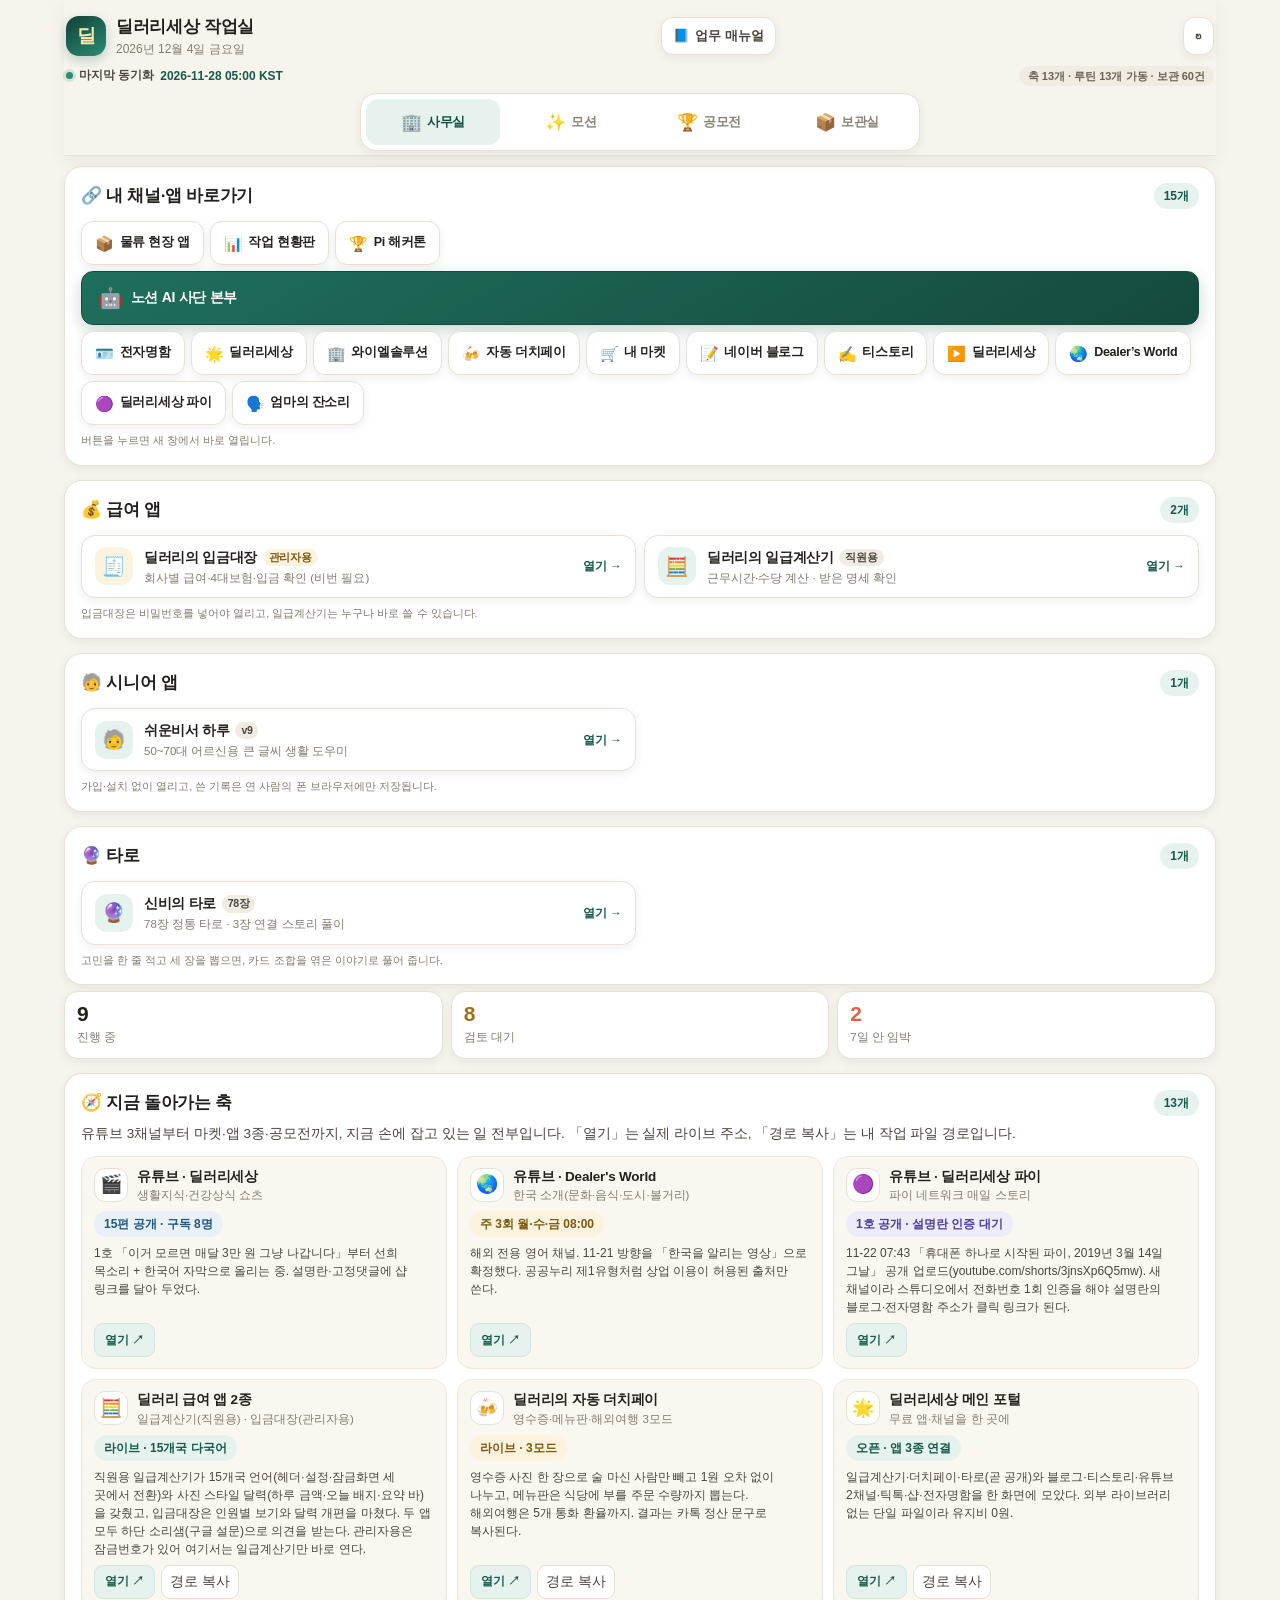
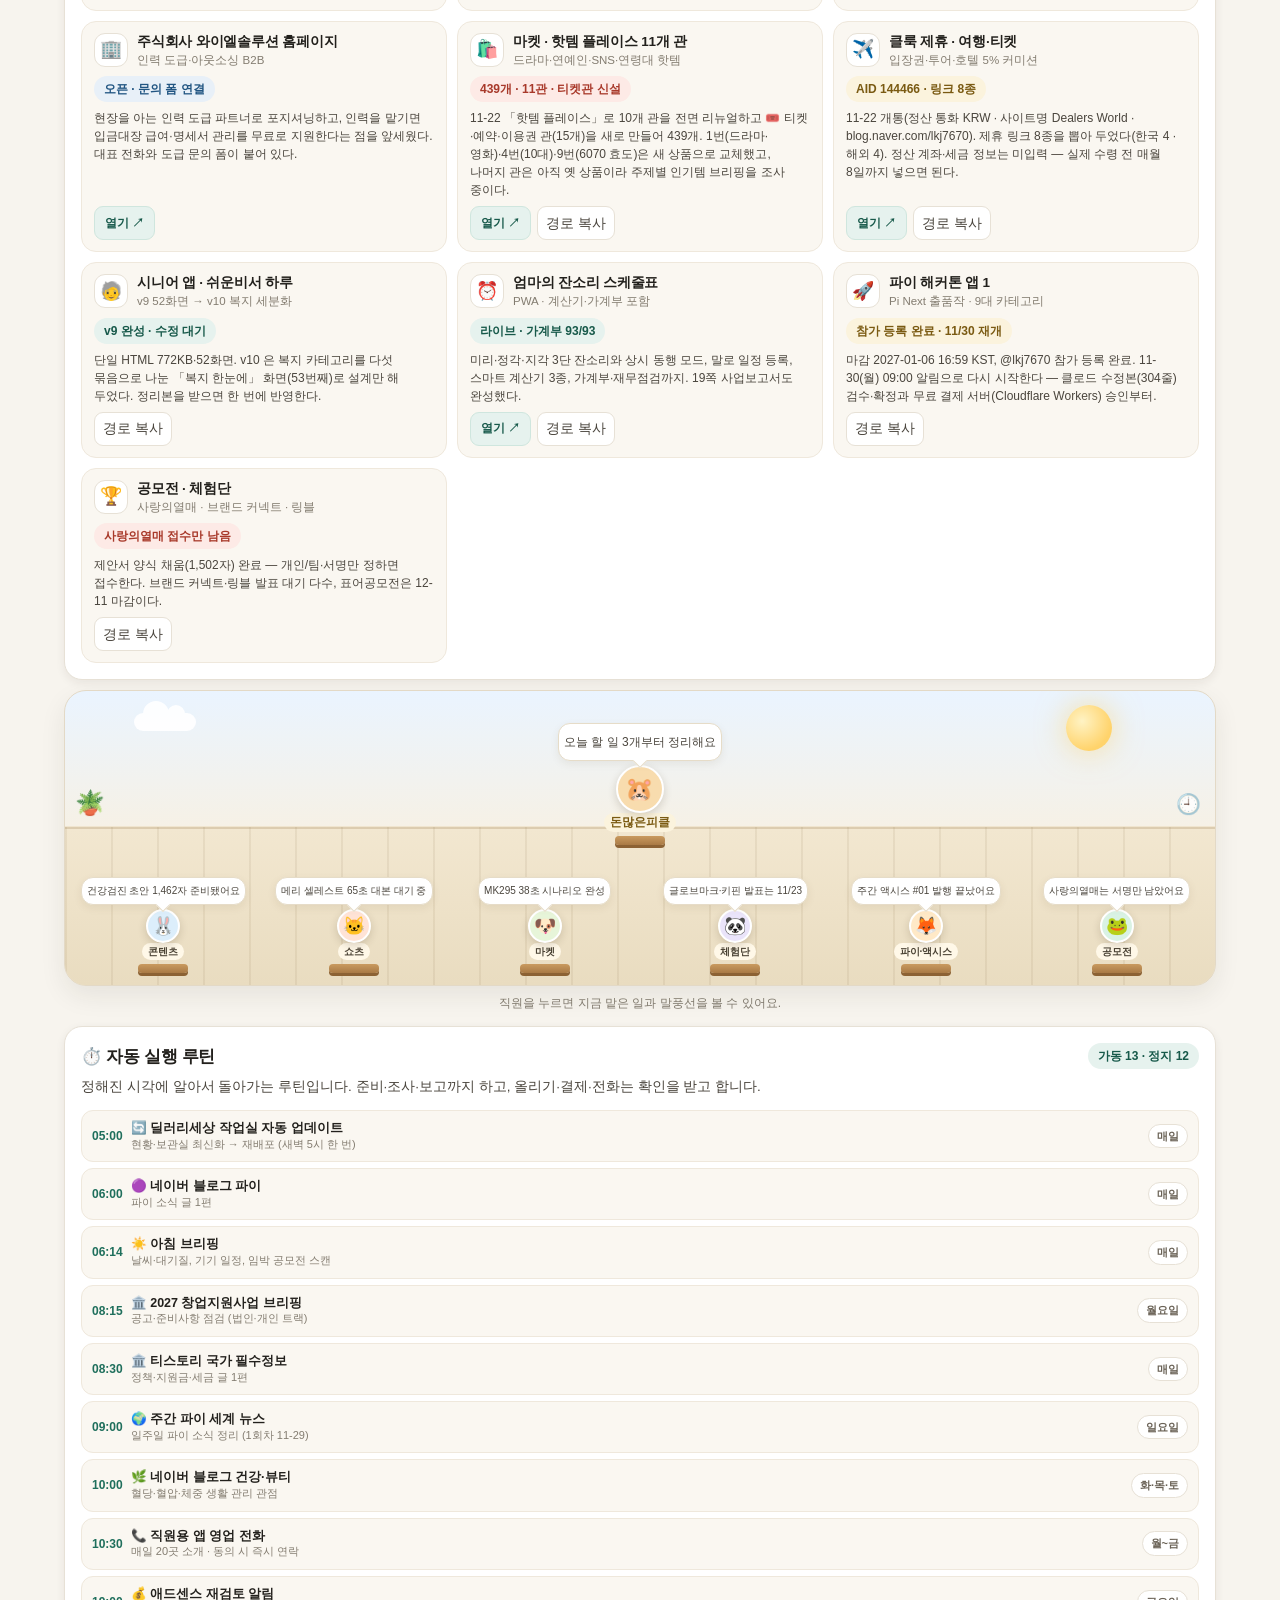
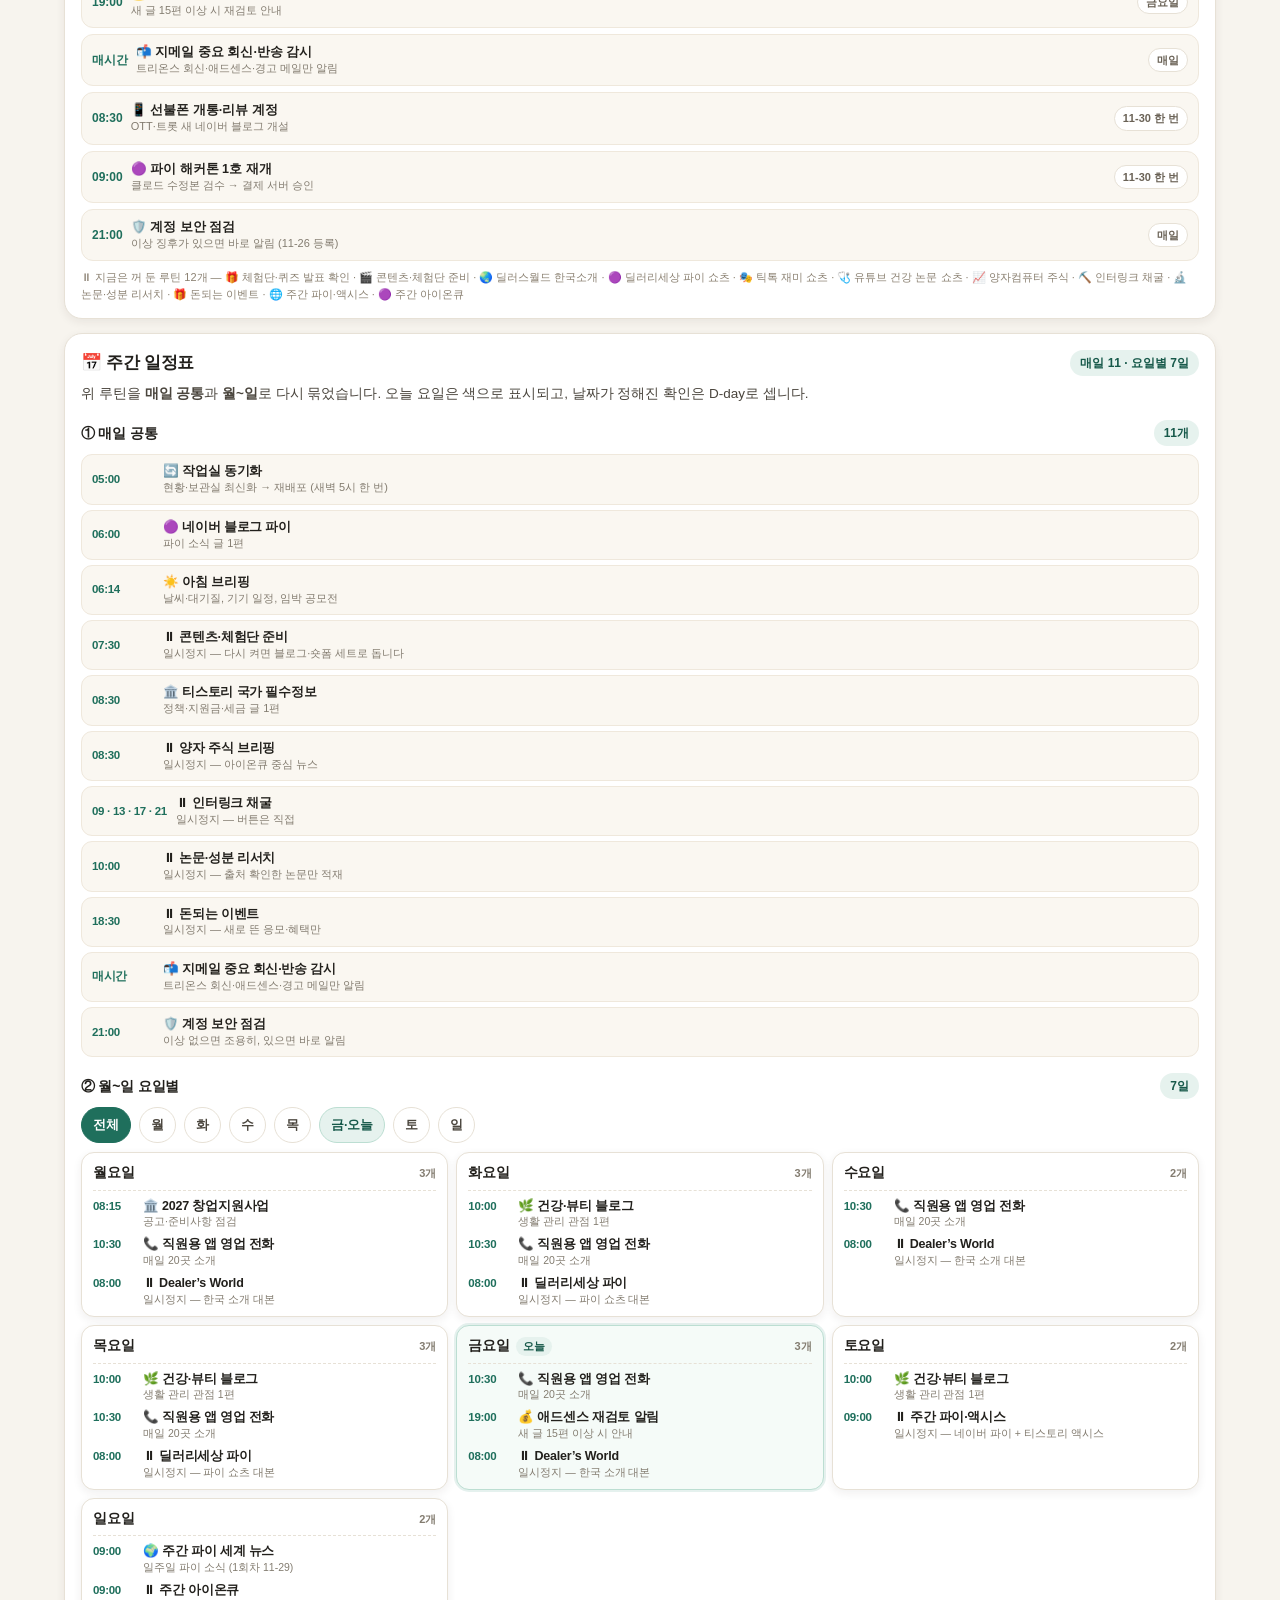
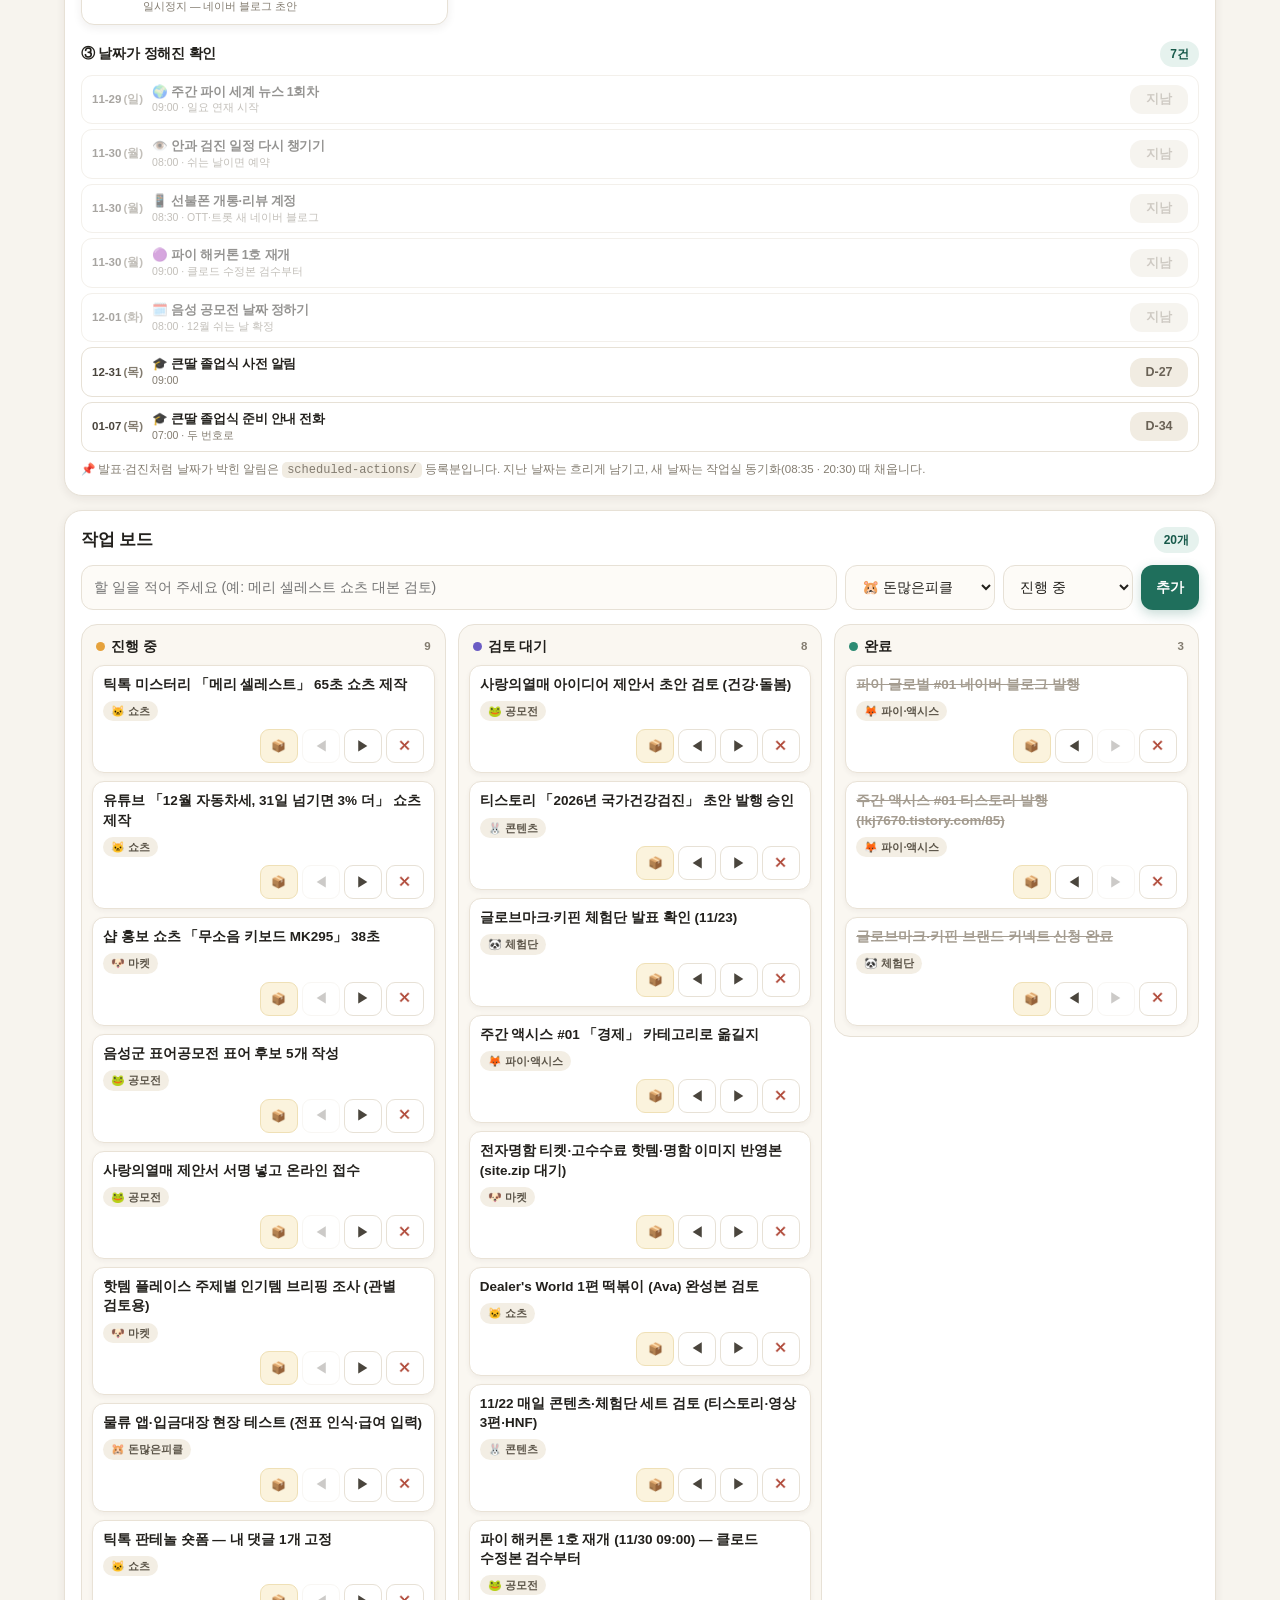
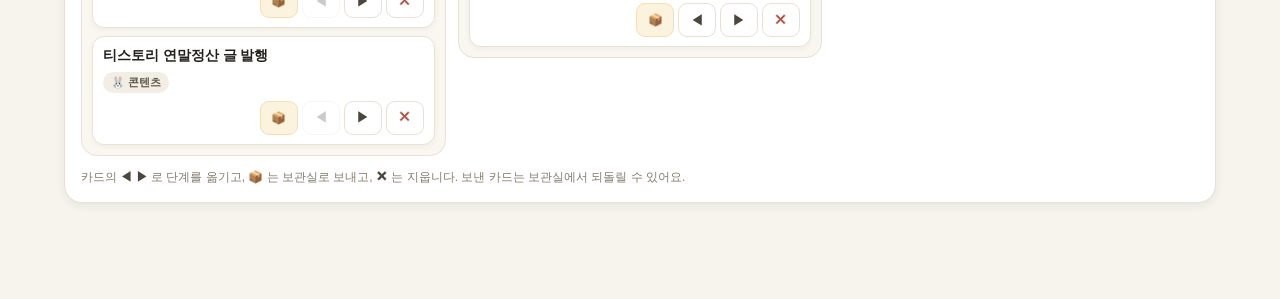
<file: index.html>
<!doctype html>
<html lang="ko">
<head>
<meta charset="utf-8">
<meta name="viewport" content="width=device-width, initial-scale=1, viewport-fit=cover">
<meta name="theme-color" content="#1f6f5c">
<meta name="description" content="딜러리세상 작업실 — 지금 돌아가는 축과 자동 루틴, 모션 효과 사전, 공모전·체험단 판, 지난 작업 보관실을 한 화면에서.">
<meta property="og:title" content="딜러리세상 작업실">
<meta property="og:description" content="AI 사무실 현황 · 모션 사전 · 공모전 판 · 작업 보관실">
<meta property="og:image" content="og-image.png">
<meta property="og:type" content="website">
<meta name="twitter:card" content="summary_large_image">
<title>딜러리세상 작업실</title>
<link rel="manifest" href="manifest.json">
<link rel="apple-touch-icon" href="icons/apple-touch-icon.png">
<link rel="icon" href="icons/favicon-32.png" sizes="32x32">
<link rel="stylesheet" href="styles.css">
</head>
<body>
<div class="app">
  <div class="appbar">
  <header class="topbar">
    <div class="brand">
      <span class="logo" aria-hidden="true">딜</span>
      <div class="brand-txt">
        <h1>딜러리세상 작업실</h1>
        <p id="todayLine">오늘</p>
      </div>
    </div>
    <button id="manualBtn" class="btn ghost small" type="button">
      <span aria-hidden="true">📘</span> 업무 매뉴얼
    </button>
    <button id="refreshBtn" class="btn ghost small" type="button" aria-label="새로고침" title="새로고침">
      <span aria-hidden="true">↻</span>
    </button>
  </header>

  <div class="syncbar">
    <span class="live-dot" aria-hidden="true"></span>
    <span class="sync-label">마지막 동기화</span>
    <b id="syncTime">—</b>
    <span class="sync-meta" id="syncMeta"></span>
  </div>

  <nav class="tabbar" aria-label="화면 전환">
    <button class="tab is-active" type="button" data-view="office" aria-current="page">
      <span class="tab-ico" aria-hidden="true">🏢</span><span class="tab-label">사무실</span>
    </button>
    <button class="tab" type="button" data-view="motion">
      <span class="tab-ico" aria-hidden="true">✨</span><span class="tab-label">모션</span>
    </button>
    <button class="tab" type="button" data-view="contest">
      <span class="tab-ico" aria-hidden="true">🏆</span><span class="tab-label">공모전</span>
    </button>
    <button class="tab" type="button" data-view="archive">
      <span class="tab-ico" aria-hidden="true">📦</span><span class="tab-label">보관실</span>
    </button>
  </nav>
  </div>

  <main class="main">
    <!-- ================= 1. AI 사무실 ================= -->
    <section id="view-office" class="view" aria-label="AI 사무실">
      <div class="panel quickbar-panel">
        <div class="panel-head">
          <h2>🔗 내 채널·앱 바로가기</h2>
          <span class="chip soft">15개</span>
        </div>
        <nav class="quickbar" aria-label="내 채널과 앱 바로가기">
          <a class="q" href="logistics.html" target="_blank" rel="noopener"><span aria-hidden="true">📦</span>물류 현장 앱</a>
          <a class="q" href="progress.html" target="_blank" rel="noopener"><span aria-hidden="true">📊</span>작업 현황판</a>
          <a class="q" href="https://developers.minepi.com" target="_blank" rel="noopener"><span aria-hidden="true">🏆</span>Pi 해커톤</a>
          <a class="q feature" href="https://app.notion.com/p/AI-42178fe6d7a18123b6aee8c15f9fa843" target="_blank" rel="noopener"><span aria-hidden="true">🤖</span>노션 AI 사단 본부</a>
          <a class="q" href="https://lkj7670.github.io/Dealer-card/" target="_blank" rel="noopener"><span aria-hidden="true">🪪</span>전자명함</a>
          <a class="q" href="https://lkj7670.github.io/dealerisesang/" target="_blank" rel="noopener"><span aria-hidden="true">🌟</span>딜러리세상</a>
          <a class="q" href="https://lkj7670.github.io/yl-solution/" target="_blank" rel="noopener"><span aria-hidden="true">🏢</span>와이엘솔루션</a>
          <a class="q" href="https://lkj7670.github.io/Dealer-studio/dutch-pay.html" target="_blank" rel="noopener"><span aria-hidden="true">🍻</span>자동 더치페이</a>
          <a class="q" href="https://cshop.naver.com/dealerisesang" target="_blank" rel="noopener"><span aria-hidden="true">🛒</span>내 마켓</a>
          <a class="q" href="https://blog.naver.com/lkj7670" target="_blank" rel="noopener"><span aria-hidden="true">📝</span>네이버 블로그</a>
          <a class="q" href="https://lkj7670.tistory.com" target="_blank" rel="noopener"><span aria-hidden="true">✍️</span>티스토리</a>
          <a class="q" href="https://www.youtube.com/channel/UC_I4_myPuOysdBNDmAgwPFg" target="_blank" rel="noopener"><span aria-hidden="true">▶️</span>딜러리세상</a>
          <a class="q" href="https://www.youtube.com/channel/UCXdmTvRav7u54Ot9aKLC1MQ" target="_blank" rel="noopener"><span aria-hidden="true">🌏</span>Dealer’s World</a>
          <a class="q" href="https://www.youtube.com/@dealerisesangpi" target="_blank" rel="noopener"><span aria-hidden="true">🟣</span>딜러리세상 파이</a>
          <a class="q" href="https://eomma-nag.netlify.app" target="_blank" rel="noopener"><span aria-hidden="true">🗣️</span>엄마의 잔소리</a>
        </nav>
        <p class="quick-hint">버튼을 누르면 새 창에서 바로 열립니다.</p>
      </div>

      <div class="panel">
        <div class="panel-head">
          <h2>💰 급여 앱</h2>
          <span class="chip soft">2개</span>
        </div>
        <nav class="pay-cards" aria-label="급여 앱 바로가기">
          <a class="pay-card admin" href="daily-pay-admin.html" target="_blank" rel="noopener">
            <span class="pay-ico" aria-hidden="true">🧾</span>
            <span class="pay-txt">
              <b>딜러리의 입금대장 <span class="pay-tag">관리자용</span></b>
              <small>회사별 급여·4대보험·입금 확인 (비번 필요)</small>
            </span>
            <span class="pay-go" aria-hidden="true">열기 →</span>
          </a>
          <a class="pay-card" href="daily-pay.html" target="_blank" rel="noopener">
            <span class="pay-ico" aria-hidden="true">🧮</span>
            <span class="pay-txt">
              <b>딜러리의 일급계산기 <span class="pay-tag">직원용</span></b>
              <small>근무시간·수당 계산 · 받은 명세 확인</small>
            </span>
            <span class="pay-go" aria-hidden="true">열기 →</span>
          </a>
        </nav>
        <p class="quick-hint">입금대장은 비밀번호를 넣어야 열리고, 일급계산기는 누구나 바로 쓸 수 있습니다.</p>
      </div>

      <div class="panel">
        <div class="panel-head">
          <h2>🧓 시니어 앱</h2>
          <span class="chip soft">1개</span>
        </div>
        <nav class="pay-cards" aria-label="시니어 앱 바로가기">
          <a class="pay-card" href="haru/" target="_blank" rel="noopener">
            <span class="pay-ico" aria-hidden="true">🧓</span>
            <span class="pay-txt">
              <b>쉬운비서 하루 <span class="pay-tag">v9</span></b>
              <small>50~70대 어르신용 큰 글씨 생활 도우미</small>
            </span>
            <span class="pay-go" aria-hidden="true">열기 →</span>
          </a>
        </nav>
        <p class="quick-hint">가입·설치 없이 열리고, 쓴 기록은 연 사람의 폰 브라우저에만 저장됩니다.</p>
      </div>

      <div class="panel">
        <div class="panel-head">
          <h2>🔮 타로</h2>
          <span class="chip soft">1개</span>
        </div>
        <nav class="pay-cards" aria-label="타로 바로가기">
          <a class="pay-card" href="tarot.html" target="_blank" rel="noopener">
            <span class="pay-ico" aria-hidden="true">🔮</span>
            <span class="pay-txt">
              <b>신비의 타로 <span class="pay-tag">78장</span></b>
              <small>78장 정통 타로 · 3장 연결 스토리 풀이</small>
            </span>
            <span class="pay-go" aria-hidden="true">열기 →</span>
          </a>
        </nav>
        <p class="quick-hint">고민을 한 줄 적고 세 장을 뽑으면, 카드 조합을 엮은 이야기로 풀어 줍니다.</p>
      </div>

      <div class="stats" id="officeStats"></div>

      <div class="panel">
        <div class="panel-head">
          <h2>🧭 지금 돌아가는 축</h2>
          <span class="chip soft" id="axisCount">0개</span>
        </div>
        <p class="lead">유튜브 3채널부터 마켓·앱 3종·공모전까지, 지금 손에 잡고 있는 일 전부입니다. 「열기」는 실제 라이브 주소, 「경로 복사」는 내 작업 파일 경로입니다.</p>
        <div class="axes" id="axes"></div>
      </div>

      <div class="office-wrap">
        <div class="office" id="office">
          <div class="office-sky" aria-hidden="true">
            <span class="sun"></span><span class="cloud c1"></span><span class="cloud c2"></span>
            <span class="plant">🪴</span><span class="clock">🕘</span>
          </div>
          <div class="office-floor" aria-hidden="true"></div>
          <div class="leader" id="leaderDesk"></div>
          <div class="staff-grid" id="staffGrid"></div>
        </div>
        <p class="office-hint">직원을 누르면 지금 맡은 일과 말풍선을 볼 수 있어요.</p>
      </div>

      <div class="panel">
        <div class="panel-head">
          <h2>⏱️ 자동 실행 루틴</h2>
          <span class="chip soft" id="routineCount">0개</span>
        </div>
        <p class="lead">정해진 시각에 알아서 돌아가는 루틴입니다. 준비·조사·보고까지 하고, 올리기·결제·전화는 확인을 받고 합니다.</p>
        <div class="routines" id="routines"></div>
        <p class="r-off" id="routinesOff" hidden></p>
      </div>

      <div class="panel" id="weeklyPanel">
        <div class="panel-head">
          <h2>📅 주간 일정표</h2>
          <span class="chip soft" id="weeklyCount">0개</span>
        </div>
        <p class="lead">위 루틴을 <b>매일 공통</b>과 <b>월~일</b>로 다시 묶었습니다. 오늘 요일은 색으로 표시되고, 날짜가 정해진 확인은 D-day로 셉니다.</p>

        <div class="wk-head">
          <h3>① 매일 공통</h3>
          <span class="chip soft" id="weeklyDailyCount">0개</span>
        </div>
        <div class="wdailies" id="weeklyDaily"></div>

        <div class="wk-head">
          <h3>② 월~일 요일별</h3>
          <span class="chip soft" id="weeklyDayCount">7일</span>
        </div>
        <div class="chip-row" id="weeklyChips" role="group" aria-label="요일 선택"></div>
        <div class="wdays" id="weeklyDays"></div>

        <div class="wk-head">
          <h3>③ 날짜가 정해진 확인</h3>
          <span class="chip soft" id="weeklyDateCount">0건</span>
        </div>
        <div class="wdates" id="weeklyDates"></div>
        <p class="arch-hint">📌 발표·검진처럼 날짜가 박힌 알림은 <code>scheduled-actions/</code> 등록분입니다. 지난 날짜는 흐리게 남기고, 새 날짜는 작업실 동기화(08:35 · 20:30) 때 채웁니다.</p>
      </div>

      <div class="panel">
        <div class="panel-head">
          <h2>작업 보드</h2>
          <span class="chip soft" id="boardCount">0개</span>
        </div>
        <form class="add-row" id="taskForm" autocomplete="off">
          <input id="taskTitle" type="text" placeholder="할 일을 적어 주세요 (예: 메리 셀레스트 쇼츠 대본 검토)" maxlength="80" required>
          <select id="taskOwner" aria-label="담당 직원"></select>
          <select id="taskStage" aria-label="시작 단계">
            <option value="doing">진행 중</option>
            <option value="review">검토 대기</option>
            <option value="done">완료</option>
          </select>
          <button class="btn primary" type="submit">추가</button>
        </form>
        <div class="board" id="board"></div>
        <p class="board-help">카드의 <b>◀</b> <b>▶</b> 로 단계를 옮기고, <b>📦</b> 는 보관실로 보내고, <b>✕</b> 는 지웁니다. 보낸 카드는 보관실에서 되돌릴 수 있어요.</p>
      </div>
    </section>

    <!-- ================= 2. 모션 효과 사전 ================= -->
    <section id="view-motion" class="view" hidden aria-label="모션 효과 사전">
      <div class="panel">
        <div class="panel-head">
          <h2>✨ 모션 효과 사전</h2>
          <span class="chip soft" id="motionCount">0종</span>
        </div>
        <p class="lead">카드마다 실제로 움직입니다. 마음에 드는 효과는 <b>프롬프트 복사</b> 한 번으로 가져가세요.</p>
        <div class="chip-row" id="motionFilters" role="group" aria-label="효과 분류"></div>
      </div>

      <div class="motion-grid" id="motionGrid"></div>

      <div class="panel">
        <div class="panel-head"><h2>🎬 조합 예시 2가지</h2></div>
        <p class="lead">효과 두세 개를 시간표로 묶으면 그대로 쇼츠 오프닝이 됩니다. <b>재생</b>을 눌러 순서대로 확인해 보세요.</p>
        <div id="comboList"></div>
      </div>

      <div class="panel">
        <div class="panel-head">
          <h2>🎨 ESF 3D 모션 23종</h2>
          <span class="chip soft">폴더 연계</span>
        </div>
        <p class="lead">이 사전의 효과를 아래 스타일 프롬프트에 얹어 쓰면 됩니다. 원본은 <code>work/imported-skills/esf-3d-motion/styles/</code> 에 23개 파일로 있습니다.</p>
        <div class="esf-list" id="esfList"></div>
      </div>
    </section>

    <!-- ================= 3. 공모전·체험단 판 ================= -->
    <section id="view-contest" class="view" hidden aria-label="공모전 체험단 판">
      <div class="panel">
        <div class="panel-head">
          <h2>🏆 공모전·체험단 판</h2>
          <span class="chip soft" id="contestCount">0건</span>
        </div>
        <div class="stats" id="contestStats"></div>
        <div class="chip-row" id="contestFilters" role="group" aria-label="구분 필터"></div>
      </div>

      <div class="contest-list" id="contestList"></div>

      <div class="panel">
        <div class="panel-head"><h2>➕ 새 항목 추가</h2></div>
        <form class="add-grid" id="contestForm" autocomplete="off">
          <label>이름<input id="cTitle" type="text" maxlength="70" required placeholder="예: ○○ 공모전"></label>
          <label>구분
            <select id="cKind">
              <option value="공모전">공모전</option>
              <option value="체험단">체험단</option>
            </select>
          </label>
          <label>마감·발표일<input id="cDue" type="date"></label>
          <label>혜택<input id="cReward" type="text" maxlength="60" placeholder="예: 대상 200만 원"></label>
          <label>주최·플랫폼<input id="cOrg" type="text" maxlength="40" placeholder="예: 사랑의열매"></label>
          <label>링크<input id="cUrl" type="url" placeholder="https://"></label>
          <label class="wide">전략 메모<textarea id="cMemo" rows="2" maxlength="300" placeholder="어떻게 준비할지, 남은 일이 무엇인지"></textarea></label>
          <div class="wide"><button class="btn primary" type="submit">판에 올리기</button></div>
        </form>
      </div>
    </section>

    <!-- ================= 4. 보관실 ================= -->
    <section id="view-archive" class="view" hidden aria-label="보관실">
      <div class="panel">
        <div class="panel-head">
          <h2>📦 보관실</h2>
          <span class="chip soft" id="archCount">0건</span>
        </div>
        <p class="lead">끝난 작업을 <b>날짜별 · 분야별</b>로 모아 둡니다. 라이브 주소는 <b>바로 열기</b>, 내 작업 파일은 <b>경로 복사</b>로 가져다 쓰세요.</p>
        <div class="search-row">
          <input id="archSearch" type="search" placeholder="검색 — 제목·날짜·경로" aria-label="보관실 검색">
          <button class="btn ghost small" type="button" id="archClear">초기화</button>
        </div>
        <div class="chip-row" id="archCats" role="group" aria-label="분야 필터"></div>
        <p class="arch-hint">🔬 <b>논문·성분</b> 보관함은 출처를 확인한 자료만 날짜·출처와 함께 쌓습니다. 지금은 해당 루틴이 일시정지 상태라 직접 넣은 것만 보여요.</p>
      </div>

      <div class="arch-list" id="archList"></div>

      <div class="panel">
        <div class="panel-head"><h2>➕ 보관 항목 직접 추가</h2></div>
        <p class="lead">작업 보드 카드의 <b>📦</b> 버튼으로도 바로 보관실로 보낼 수 있습니다.</p>
        <form class="add-grid" id="archForm" autocomplete="off">
          <label>날짜<input id="aDate" type="date"></label>
          <label>분야
            <select id="aCat">
              <option value="웹앱">웹앱</option>
              <option value="유튜브">유튜브</option>
              <option value="블로그·티스토리">블로그·티스토리</option>
              <option value="마켓">마켓</option>
              <option value="공모전·문서">공모전·문서</option>
              <option value="논문·성분">논문·성분</option>
            </select>
          </label>
          <label>제목<input id="aTitle" type="text" maxlength="80" required placeholder="예: 공모전 제안서 최종본"></label>
          <label>라이브 주소<input id="aUrl" type="url" placeholder="https://"></label>
          <label class="wide">파일 경로<input id="aPath" type="text" maxlength="140" placeholder="work/…"></label>
          <label class="wide">메모<textarea id="aNote" rows="2" maxlength="200" placeholder="무엇이 끝났는지 한 줄로"></textarea></label>
          <div class="wide"><button class="btn primary" type="submit">보관실에 넣기</button></div>
        </form>
      </div>
    </section>
  </main>
</div>

<!-- 매뉴얼 서랍 -->
<div class="sheet" id="manualSheet" hidden>
  <div class="sheet-backdrop" data-close></div>
  <div class="sheet-panel" role="dialog" aria-modal="true" aria-labelledby="manualTitle">
    <div class="sheet-head">
      <h2 id="manualTitle">📘 공통 업무 매뉴얼</h2>
      <button class="btn icon" type="button" data-close aria-label="닫기">✕</button>
    </div>
    <div class="sheet-body" id="manualBody"></div>
    <form class="manual-add" id="manualForm" autocomplete="off">
      <input id="manualTitleInput" type="text" maxlength="40" placeholder="매뉴얼 제목" required>
      <textarea id="manualTextInput" rows="2" maxlength="400" placeholder="지킬 내용을 적어 주세요" required></textarea>
      <div class="manual-add-row">
        <button class="btn primary" type="submit">매뉴얼 추가</button>
        <button class="btn ghost small" type="button" id="manualReset">기본값으로 되돌리기</button>
      </div>
    </form>
  </div>
</div>

<!-- 직원 상세 -->
<div class="sheet" id="staffSheet" hidden>
  <div class="sheet-backdrop" data-close></div>
  <div class="sheet-panel" role="dialog" aria-modal="true" aria-labelledby="staffTitle">
    <div class="sheet-head">
      <h2 id="staffTitle">직원</h2>
      <button class="btn icon" type="button" data-close aria-label="닫기">✕</button>
    </div>
    <div class="sheet-body" id="staffBody"></div>
  </div>
</div>

<div class="toast" id="toast" role="status" aria-live="polite" hidden></div>

<script src="app.js"></script>
<script>
(function () {
  var b = document.getElementById('refreshBtn');
  if (!b) return;
  b.addEventListener('click', function () {
    b.disabled = true;
    var u = new URL(location.href);
    u.searchParams.set('r', String(Date.now()));
    location.replace(u.toString());
  });
})();
</script>
</body>
</html>
</file>
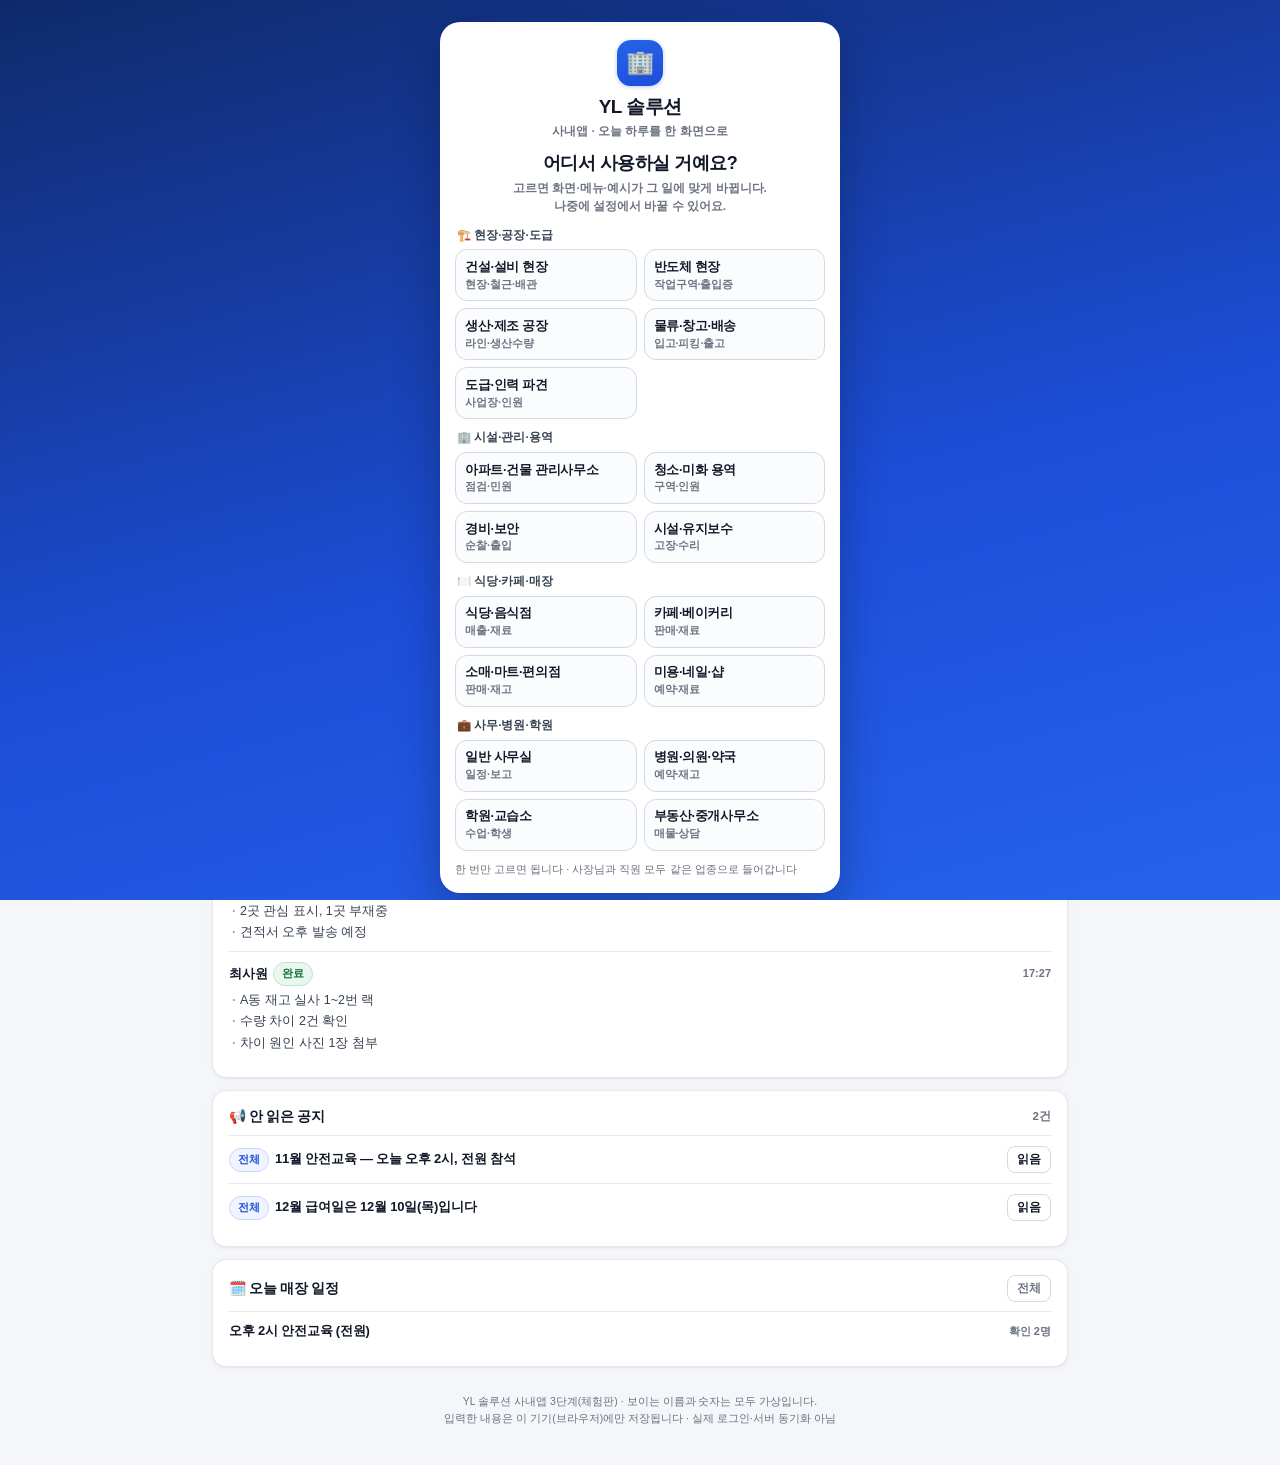
<file: company.html>
<!DOCTYPE html>
<html lang="ko">
<head>
<meta charset="utf-8">
<meta name="viewport" content="width=device-width, initial-scale=1, viewport-fit=cover">
<meta name="theme-color" content="#1d4ed8">
<meta name="format-detection" content="telephone=no">
<meta name="robots" content="noindex, nofollow">
<meta name="copyright" content="© 2026 YL 솔루션 (주식회사 와이엘솔루션). 무단 복제·배포·재판매 금지.">
<meta name="yls-canary" content="YLS-CANARY-CO-5d1a63">
<title>YL 솔루션 사내앱 — 사장·직원 한 화면</title>
<link rel="icon" type="image/svg+xml" href="[data-uri]">
<link rel="apple-touch-icon" href="[data-uri]">
<link rel="manifest" href="[data-uri]">
<meta name="application-name" content="YL 솔루션 사내앱">
<meta name="apple-mobile-web-app-title" content="YL 솔루션">
<meta name="mobile-web-app-capable" content="yes">
<meta name="apple-mobile-web-app-capable" content="yes">
<meta name="apple-mobile-web-app-status-bar-style" content="default">
<style>
@keyframes rlspin{to{transform:rotate(360deg)}}:root{--bg:#f4f6fa;--card:#fff;--ink:#111827;--ink2:#374151;--muted:#6b7280;--line:#e5e8ee;--line2:#d3d9e4;--brand:#1d4ed8;--brand2:#2563eb;--soft:#eff4ff;--brandline:#c7d8fb;--ok:#12703a;--okbg:#e9f7ee;--okline:#bfe3cb;--warn:#9a5b06;--warnbg:#fff7e8;--warnline:#f0d9a8;--bad:#b3261e;--badbg:#fdeeed;--badline:#f3c9c6;--r:14px;--rs:10px;--sh:0 1px 2px rgba(17,24,39,.05), 0 1px 8px rgba(17,24,39,.03)}*{box-sizing:border-box;-webkit-tap-highlight-color:transparent}body,html{margin:0;padding:0}body{background:var(--bg);color:var(--ink);font-family:-apple-system,BlinkMacSystemFont,"Malgun Gothic","Apple SD Gothic Neo","Noto Sans KR",sans-serif;font-size:13.5px;line-height:1.45;-webkit-text-size-adjust:100%;padding-bottom:calc(env(safe-area-inset-bottom) + 22px)}button,input,select,textarea{font-family:inherit;font-size:13.5px;color:inherit}button{cursor:pointer}.hidden{display:none!important}.wrap{max-width:880px;margin:0 auto;padding:0 12px}.num{font-variant-numeric:tabular-nums}.muted{color:var(--muted)}.small{font-size:11.5px}.tiny{font-size:10.5px}.app-head{position:sticky;top:0;z-index:40;background:#fff;border-bottom:1px solid var(--line);box-shadow:0 1px 4px rgba(17,24,39,.06);padding-top:env(safe-area-inset-top)}.head-row{max-width:880px;margin:0 auto;padding:9px 12px 6px;gap:8px}.brand,.brand-logo,.head-row{display:flex;align-items:center}.brand{gap:8px;min-width:0}.brand-logo{width:32px;height:32px;border-radius:9px;background:linear-gradient(160deg,#2563eb,#1d4ed8);color:#fff;justify-content:center;font-size:16px;flex:none;box-shadow:0 1px 4px rgba(29,78,216,.3)}.head-title{font-size:15px;font-weight:800;letter-spacing:-.4px;line-height:1.15;white-space:nowrap}.head-sub{font-size:10.5px;color:var(--muted);font-weight:600;margin-top:1px;white-space:nowrap;overflow:hidden;text-overflow:ellipsis}.head-spacer{flex:1}.icon-btn,.mode-switch{border:1px solid var(--line2);display:flex;flex:none}.mode-switch{background:#eef1f6;border-radius:999px;padding:2px}.mode-switch button{border:0;background:0 0;color:#4b5563;font-size:11.5px;font-weight:700;padding:5px 9px;border-radius:999px;line-height:1.1}.mode-switch button.on{background:#fff;color:var(--brand);box-shadow:0 1px 3px rgba(17,24,39,.14)}.icon-btn{min-width:34px;height:32px;border-radius:10px;background:#fff;align-items:center;justify-content:center;padding:0 6px}.reload-btn{font-size:16px;font-weight:800;min-width:40px;color:#0b3d91;border-color:#c7d4ea;background:#f5f9ff}.reload-btn.spin{animation:rlspin .7s linear infinite}.head-row2{max-width:880px;margin:0 auto;padding:0 12px 7px;display:flex;gap:7px;align-items:center}.preset,.role-chip{height:30px;border-radius:9px}.preset{flex:1;min-width:0;border:1px solid var(--line2);background:#fbfcfe;padding:0 8px;font-size:12px;font-weight:700;color:var(--ink2)}.role-chip{flex:none;border:1px solid var(--brandline);background:var(--soft);color:var(--brand);font-size:11.5px;font-weight:800;padding:0 10px}.tabs{max-width:880px;margin:0 auto;display:flex;gap:4px;padding:0 8px 8px;overflow-x:auto;scrollbar-width:none}.chips::-webkit-scrollbar,.tabs::-webkit-scrollbar{display:none}.tab{flex:none;min-width:60px;border:1px solid #e8ebf1;background:#f7f9fc;border-radius:10px;padding:5px 7px;display:flex;flex-direction:column;align-items:center;gap:1px;line-height:1.1}.tab .ti{font-size:14px}.tab .tt{font-size:10.5px;font-weight:700;color:#4b5563;white-space:nowrap}.tab.on{background:#fff;border-color:var(--brandline);box-shadow:0 1px 3px rgba(29,78,216,.12)}.tab.on .tt{color:var(--brand)}main{padding-top:10px}.filebtn input,.pane{display:none}.pane.on{display:block}.card{background:var(--card);border:1px solid var(--line);border-radius:var(--r);box-shadow:var(--sh);padding:13px;margin-bottom:10px}.card-h{display:flex;align-items:center;gap:6px;margin-bottom:9px}.card-t{font-size:13.5px;font-weight:800;letter-spacing:-.3px}.card-t .em{font-size:14px}.card-sub{font-size:11.5px;color:var(--muted);font-weight:600;margin-left:auto;flex:none}.grid2{display:grid;grid-template-columns:repeat(auto-fit,minmax(150px,1fr));gap:8px}.stat.wide{grid-column:1/-1}@media (min-width:720px){.stat.wide{grid-column:auto}}.hero{background:linear-gradient(160deg,#1d4ed8,#2563eb 60%,#3b82f6);border:0}.hero,.hero .card-t{color:#fff}.hero .muted{color:rgba(255,255,255,.8)}.hello{font-size:15.5px;font-weight:800;letter-spacing:-.4px}.stat{background:#fff;border:1px solid var(--line);border-radius:var(--r);padding:11px 12px;box-shadow:var(--sh)}.stat .lbl,.stat .val small{font-size:11.5px;color:var(--muted);font-weight:700}.stat .val{font-size:20px;font-weight:800;letter-spacing:-.6px;margin-top:2px;line-height:1.15}.stat .val small{font-size:12px;letter-spacing:0}.stat .foot{font-size:11px;color:var(--muted);margin-top:3px;font-weight:600}.bar{height:7px;border-radius:999px;background:#eef1f6;overflow:hidden;margin-top:7px}.bar>i,.proj-bar i{display:block;height:100%;border-radius:999px;background:linear-gradient(90deg,#2563eb,#60a5fa)}.bar.ok>i{background:linear-gradient(90deg,#15803d,#4ade80)}.bar.warn>i{background:linear-gradient(90deg,#b45309,#fbbf24)}.alert{display:flex;gap:8px;align-items:flex-start;border-radius:12px;padding:10px 11px;margin-bottom:8px;border:1px solid var(--warnline);background:var(--warnbg);color:#7c4a06;font-size:12.5px;font-weight:600}.alert.bad{border-color:var(--badline);background:var(--badbg);color:#8c1d18}.alert.ok{border-color:var(--okline);background:var(--okbg);color:#14532d}.alert b{font-weight:800}.btn,.seg button{background:#fff;font-weight:700}.btn{border:1px solid var(--line2);border-radius:10px;padding:8px 11px;font-size:12.5px}.btn:active{background:#f3f5f9}.btn.primary{background:var(--brand);border-color:var(--brand);color:#fff}.btn.primary:active{background:#1a43bd}.btn.soft{background:var(--soft);border-color:var(--brandline);color:var(--brand)}.btn.small{padding:5px 9px;font-size:11.5px;border-radius:8px}.btn.full{width:100%;display:block;text-align:center}.btn.ghost{background:0 0;border-color:transparent;color:var(--brand)}.row{display:flex;gap:7px;align-items:center;flex-wrap:wrap}.row.nowrap{flex-wrap:nowrap}.chip,.seg{border:1px solid var(--line2)}.seg{display:flex;gap:0;border-radius:10px;overflow:hidden;background:#fff}.seg button{border:0;padding:7px 11px;font-size:12px;color:#4b5563}.seg button.on{background:var(--brand);color:#fff}.chip{display:inline-flex;align-items:center;gap:4px;border-radius:999px;padding:3px 8px;font-size:11px;font-weight:800;background:#f8fafc;color:#4b5563;white-space:nowrap}.chip.ok{background:var(--okbg);border-color:var(--okline);color:var(--ok)}.chip.warn{background:var(--warnbg);border-color:var(--warnline);color:var(--warn)}.chip.bad{background:var(--badbg);border-color:var(--badline);color:var(--bad)}.chip.brand{background:var(--soft);border-color:var(--brandline);color:var(--brand)}.item{border-top:1px solid var(--line);padding:10px 0}.item:first-child{border-top:0;padding-top:2px}.item-h{display:flex;align-items:center;gap:6px;flex-wrap:wrap}.item-t{font-size:13px;font-weight:800;letter-spacing:-.2px}.item-m{font-size:11px;color:var(--muted);font-weight:600}.line3{display:flex;flex-direction:column;gap:3px;margin-top:5px}.line3 div{font-size:12.5px;color:var(--ink2);padding-left:11px;position:relative}.line3 div:before{content:"·";position:absolute;left:3px;color:#9aa3b2;font-weight:800}.field label,.note{font-size:11.5px;color:#4b5563}.note{background:#f7f9fc;border:1px dashed var(--line2);border-radius:10px;padding:8px 10px;line-height:1.5}.field{margin-bottom:9px}.field label{display:block;font-weight:800;margin-bottom:4px}.inp,select.inp,textarea.inp{width:100%;border:1px solid var(--line2);border-radius:10px;padding:9px 10px;background:#fff;font-size:13px;line-height:1.4}textarea.inp{resize:vertical;min-height:38px}.inp:focus{outline:2px solid #c7d8fb;border-color:var(--brand2)}.empty{text-align:center;color:var(--muted);font-size:12px;padding:16px 6px}.thumbs{display:flex;gap:6px;flex-wrap:wrap;margin-top:7px}.thumb{position:relative;width:64px;height:64px;border-radius:9px;overflow:hidden;border:1px solid var(--line2);background:#f3f5f9}.thumb img{width:100%;height:100%;object-fit:cover;display:block}.thumb button{position:absolute;top:2px;right:2px;width:19px;height:19px;border-radius:50%;border:0;background:rgba(17,24,39,.72);color:#fff;font-size:11px;line-height:19px;padding:0}.filebtn{display:inline-flex;align-items:center;gap:6px;border:1px dashed var(--brandline);background:var(--soft);color:var(--brand);border-radius:10px;padding:8px 11px;font-weight:800;font-size:12.5px}.link-row{display:flex;align-items:center;gap:8px;padding:9px 0;border-top:1px solid var(--line);text-decoration:none;color:inherit}.link-row:first-of-type{border-top:0}.link-row .ic{width:32px;height:32px;border-radius:9px;background:var(--soft);display:flex;align-items:center;justify-content:center;font-size:15px;flex:none}.link-row .tx{flex:1;min-width:0}.link-row .tx b{display:block;font-size:12.5px}.link-row .tx span,.pane-h span{font-size:11px;color:var(--muted)}.link-row .go{color:#9aa3b2;font-weight:800}.pane-h{display:flex;align-items:baseline;gap:7px;margin:2px 2px 9px}.pane-h h1{font-size:16px;font-weight:800;letter-spacing:-.4px;margin:0}.pane-h span{font-size:11.5px;font-weight:600}.searchwrap{position:relative}.searchwrap .ic{position:absolute;left:11px;top:50%;transform:translateY(-50%);font-size:14px;color:#9aa3b2}.chips button,.searchwrap input{border:1px solid var(--line2);background:#fff}.searchwrap input{width:100%;border-radius:12px;padding:11px 12px 11px 33px;font-size:13.5px}.chips{display:flex;gap:5px;overflow-x:auto;padding:8px 0 2px;scrollbar-width:none}.chips button{flex:none;border-radius:999px;padding:5px 10px;font-size:11.5px;font-weight:700;color:#4b5563}.chips button.on{background:var(--brand);border-color:var(--brand);color:#fff}details.gd,details.qa{border:1px solid var(--line);border-radius:11px;background:#fff;margin-bottom:7px;overflow:hidden}details.qa summary{list-style:none;cursor:pointer;padding:10px 11px;display:flex;gap:7px;align-items:flex-start}details.gd summary::-webkit-details-marker,details.qa summary::-webkit-details-marker{display:none}details.gd summary .gdn,details.qa .qno{font-weight:800;border-radius:6px;flex:none}.qa-b .ans,details.qa .qno{background:var(--soft);border:1px solid var(--brandline)}details.qa .qno{font-size:10.5px;color:var(--brand);padding:1px 5px;margin-top:1px}details.qa .qt{font-size:12.5px;font-weight:800;letter-spacing:-.2px;flex:1;line-height:1.4}details.qa .caret{color:#9aa3b2;font-size:10px;font-weight:800;margin-top:3px}details.qa[open] .caret{transform:rotate(180deg)}.qa-b{font-size:12.5px;color:var(--ink2);line-height:1.55}.qa-b .ans{border-radius:9px;padding:8px 10px;font-weight:700;color:#173a8a}.qa-b .ans,.qa-b .more{margin-bottom:7px}.gd-b li,.qa-b .basis{font-size:11px;color:var(--muted);margin-bottom:6px;line-height:1.5}.qa-b .basis a{color:var(--brand);text-decoration:none;border-bottom:1px solid var(--brandline)}.qa-b .expert{font-size:11.5px;background:var(--warnbg);border:1px solid var(--warnline);border-radius:8px;padding:7px 9px;color:#7c4a06}details.gd summary{list-style:none;cursor:pointer;padding:11px;font-size:12.5px;font-weight:800;gap:7px}details.gd summary .gdn{font-size:11px;color:#fff;background:var(--brand);padding:1px 6px}.gd-b,.qa-b{padding:0 11px 11px}.gd-b ol{margin:0;padding-left:16px}.gd-b li{font-size:12.5px;margin-bottom:7px;color:var(--ink2)}.gd-b li b{color:var(--ink);display:block}.tel,details.gd summary{display:flex;align-items:center}.tel{gap:9px;padding:9px 0;border-top:1px solid var(--line)}.tel:first-of-type{border-top:0}.tel .no{font-size:15px;font-weight:800;color:var(--brand);letter-spacing:-.3px;font-variant-numeric:tabular-nums}.tel .nm{font-size:11px;color:var(--muted);font-weight:700}.tel a.call,.ver-notes li:before{color:var(--brand);font-weight:800}.tel a.call{margin-left:auto;border:1px solid var(--brandline);background:var(--soft);border-radius:8px;padding:5px 10px;font-size:11.5px;text-decoration:none}.tel a.call[aria-disabled=true]{opacity:.55}#toast{position:fixed;left:50%;bottom:calc(env(safe-area-inset-bottom) + 20px);transform:translate(-50%,14px);background:rgba(17,24,39,.93);color:#fff;font-size:12.5px;font-weight:700;padding:10px 15px;border-radius:999px;opacity:0;pointer-events:none;transition:.22s;z-index:200;max-width:88vw;text-align:center}#toast.show{opacity:1;transform:translate(-50%,0)}#verPop{position:fixed;inset:0;z-index:460;background:rgba(17,24,39,.46);display:none;align-items:center;justify-content:center;padding:18px}#verPop.open{display:flex}.ver-card{background:#fff;border-radius:18px;max-width:370px;width:100%;padding:19px 17px 15px;box-shadow:0 14px 40px rgba(17,24,39,.3)}.sheet-h b,.ver-title{font-size:16px;font-weight:800;letter-spacing:-.4px}.ver-ver{font-size:11px;color:var(--muted);font-weight:700;margin:2px 0 11px}.ver-notes{margin:0 0 12px;padding:0;list-style:none;font-size:13px;line-height:1.6}.ver-notes li{padding-left:14px;position:relative;color:var(--ink2)}.ver-notes li:before{content:"•";position:absolute;left:2px}.ver-btns{display:flex;gap:8px}.ver-btns .btn{flex:1}.trial{max-width:880px;margin:0 auto;padding:0 12px 7px}.tb-btn,.trial>div{color:#7c4a06;font-size:10.5px}.trial>div{border:1px dashed #ecd7a6;background:#fffbf0;border-radius:9px;padding:5px 9px;font-weight:700;text-align:center;line-height:1.45}.tb-btn{border:1px solid #e0c58a;background:#fff;border-radius:7px;padding:2px 7px;font-weight:800;margin-left:4px}.pchip.on.ov,.role-chip.act{background:var(--warnbg);border-color:var(--warnline);color:var(--warn)}.pchips{display:flex;gap:4px;flex-wrap:wrap;margin-top:5px}.pchip{display:inline-flex;align-items:center;border-radius:6px;padding:2px 6px;font-size:10px;font-weight:800;border:1px solid var(--line2);background:#fff;color:#aab1bd;white-space:nowrap}.pchip.on{background:var(--soft);border-color:var(--brandline);color:#1c46b8}.sheet-wrap{position:fixed;inset:0;z-index:420;background:rgba(17,24,39,.45);display:none;align-items:flex-end;justify-content:center}.sheet-wrap.open{display:flex}.sheet{background:#fff;width:100%;max-width:520px;border-radius:18px 18px 0 0;padding:16px 14px calc(env(safe-area-inset-bottom) + 18px);max-height:88vh;overflow-y:auto;box-shadow:0-8px 30px rgba(17,24,39,.22)}.sheet-h{display:flex;align-items:center;gap:8px;margin-bottom:6px}.sheet-h b{font-size:15px;letter-spacing:-.3px}.sheet-x{margin-left:auto;min-width:30px;height:30px;border-radius:9px;border:1px solid var(--line2);background:#fff;font-size:13px;padding:0}.notice-big,.sheet-sub{font-size:11px;font-weight:800;color:var(--muted);margin:13px 2px 6px}.notice-big{font-size:16px;letter-spacing:-.3px;line-height:1.55;color:var(--ink);margin:9px 2px 0}.pick{width:100%;text-align:left;display:flex;align-items:center;gap:8px;border:1px solid var(--line);background:#fff;border-radius:11px;padding:9px 11px;margin-bottom:6px}.pick.on{border-color:var(--brandline);background:var(--soft)}.pick:disabled{opacity:.5}.pick-n{font-size:13px;font-weight:800;letter-spacing:-.2px}.pick-m{font-size:11px;color:var(--muted);font-weight:700;margin-left:auto;text-align:right}.permrow{border-top:1px solid var(--line);padding:9px 0 10px}.permrow:first-of-type{border-top:0}.permrow-h{display:flex;align-items:center;gap:6px;margin-bottom:6px}.badge,.permrow-h .nm{font-size:12.5px;font-weight:800}.badge{font-size:10px;border-radius:6px;padding:1px 6px;border:1px solid var(--line2);background:#f7f9fc;color:var(--muted);margin-left:auto;white-space:nowrap}.badge.ov{background:var(--warnbg);border-color:var(--warnline);color:var(--warn)}.seg.perms{width:100%}.seg.perms button{flex:1;padding:7px 2px;font-size:11px;border-left:1px solid var(--line);line-height:1.2}.seg.perms button:first-child{border-left:0}.inp.mini{width:auto;height:30px;padding:0 8px;font-size:11.5px;border-radius:8px;flex:none}.code{font-size:23px;font-weight:800;letter-spacing:3px;color:var(--brand);font-variant-numeric:tabular-nums}#entryWrap,#joinWrap{position:fixed;inset:0;display:none;overflow-y:auto}#joinWrap{z-index:260;background:var(--bg);padding:calc(env(safe-area-inset-top) + 14px) 14px 40px}#joinWrap.open{display:block}.join-card{max-width:420px;margin:0 auto}#entryWrap{z-index:400;background:linear-gradient(165deg,#0f2a6b 0,#1d4ed8 58%,#2563eb 100%);padding:calc(env(safe-area-inset-top) + 22px) 14px calc(env(safe-area-inset-bottom) + 24px)}#entryWrap.open{display:flex;flex-direction:column}.entry-card{max-width:400px;width:100%;margin:auto;background:#fff;border-radius:20px;padding:18px 15px 16px;box-shadow:0 18px 44px rgba(8,20,52,.34)}.entry-hero{text-align:center;margin-bottom:11px}.brand-logo.big{width:46px;height:46px;border-radius:14px;font-size:23px;margin:0 auto 7px}.entry-title{font-size:19px;font-weight:800;letter-spacing:-.6px}.entry-sub{font-size:11.5px;color:var(--muted);font-weight:700;margin-top:2px}.entry-trial{border:1px dashed #ecd7a6;background:#fffbf0;color:#7c4a06;border-radius:9px;padding:6px 9px;font-size:10.5px;font-weight:700;text-align:center;line-height:1.45;margin-bottom:12px}.entry-h{font-size:12px;font-weight:800;color:var(--ink2);margin:0 2px 8px}.rankgrid{display:grid;grid-template-columns:1fr 1fr;gap:9px}.rk{min-height:74px;display:flex;flex-direction:column;align-items:center;justify-content:center;gap:3px;border:1px solid var(--line2);background:#fbfcfe;border-radius:14px;padding:6px}.rk-n{font-size:17px;font-weight:800;letter-spacing:-.4px}.rk-m{font-size:10.5px;font-weight:700;color:var(--muted)}.rk:first-child{grid-column:1/-1;min-height:66px;background:linear-gradient(160deg,#1d4ed8,#2563eb);border:0;color:#fff}.rk:first-child .rk-m{color:rgba(255,255,255,.82)}.rk:active{transform:scale(.985)}.rk:disabled{opacity:.45}.entry-bar{display:flex;align-items:center;gap:10px;margin-bottom:12px}.entry-back,.pad button{border:1px solid var(--line2);background:#fff;font-weight:800}.entry-back{width:34px;height:34px;border-radius:10px;font-size:15px;flex:none;padding:0}.entry-h2{font-size:16px;font-weight:800;letter-spacing:-.4px}.entry-sub2,.pad button.fn{font-size:11px;color:var(--muted);font-weight:700}.entry-tip{font-size:11px;color:var(--muted);margin-top:10px;line-height:1.5}.entry-err,.entry-ok{font-size:11.5px;font-weight:800;border-radius:9px;padding:7px 9px;text-align:center;margin-bottom:8px}.entry-err{color:var(--bad);background:var(--badbg);border:1px solid var(--badline)}.entry-ok{color:var(--ok);background:var(--okbg);border:1px solid var(--okline)}.pin-dots{display:flex;gap:11px;justify-content:center;margin:6px 0 14px}.pin-dot{width:15px;height:15px;border-radius:50%;border:2px solid var(--line2);background:#fff}.pin-dot.on{background:var(--brand);border-color:var(--brand)}.pad{display:grid;grid-template-columns:repeat(3,1fr);gap:8px}.pad button{height:50px;border-radius:12px;font-size:19px;font-variant-numeric:tabular-nums}.pad button.fn{font-size:12px;color:var(--ink2)}.pad button:active{background:#eef2f9}.pad button:disabled{opacity:.4}.pinlist{border:1px solid var(--line);border-radius:11px;overflow:hidden;margin-top:9px}.pinrow{display:flex;align-items:center;justify-content:space-between;padding:10px 12px;border-top:1px solid var(--line);font-size:13px;font-weight:700}.pinrow:first-child{border-top:0}.pinrow b{font-size:15px;letter-spacing:2px;color:var(--brand)}.mat-sum{display:flex;gap:6px;flex-wrap:wrap;margin:0 0 9px}.mat-row{display:flex;align-items:center;gap:8px;padding:9px 0}.mat-row+.mat-row{border-top:1px solid var(--line)}.mat-main{flex:1;min-width:0}.mat-n{display:flex;align-items:center;gap:5px;flex-wrap:wrap;font-size:13px;font-weight:800;letter-spacing:-.2px}.mat-m{font-size:11px;color:var(--muted);font-weight:600;margin-top:3px;line-height:1.5}.mat-acts{display:inline-flex;gap:4px;margin-left:4px;vertical-align:middle;white-space:nowrap}.mat-lnk{border:1px solid var(--line2);background:#fff;color:#4b5563;font-size:10px;font-weight:800;padding:1px 5px;border-radius:6px;line-height:1.5}.mat-lnk.del{color:#b3261e;border-color:var(--badline);background:var(--badbg)}.stepper{display:flex;align-items:center;gap:4px;flex:none}.stepper .q,.stepper button{font-weight:800;font-variant-numeric:tabular-nums}.stepper button{width:32px;height:32px;border-radius:10px;border:1px solid var(--line2);background:#fff;font-size:17px;line-height:1;padding:0;color:#1c46b8}.stepper button:active{background:#eef2f9}.stepper .q{min-width:28px;text-align:center;font-size:15px}.biz-g{margin-bottom:10px}.biz-g-h{font-size:11.5px;font-weight:800;color:var(--ink2);margin:0 2px 6px}.bizgrid{display:grid;grid-template-columns:1fr 1fr;gap:7px}.biz-btn{min-height:52px;display:flex;flex-direction:column;align-items:flex-start;justify-content:center;gap:2px;border:1px solid var(--line2);background:#fbfcfe;border-radius:12px;padding:7px 9px;text-align:left}.biz-btn b{font-size:12.5px;font-weight:800;letter-spacing:-.3px;line-height:1.25}.biz-btn span{font-size:10.5px;color:var(--muted);font-weight:700;line-height:1.25}.biz-btn:active{transform:scale(.985);background:#eef2f9}.entry-q{font-size:18px;font-weight:800;letter-spacing:-.5px;text-align:center;margin:3px 0 4px}.entry-qs{font-size:11.5px;color:var(--muted);font-weight:700;text-align:center;margin-bottom:12px;line-height:1.5}.proj{border:1px solid var(--line);border-radius:12px;padding:10px 11px;margin-bottom:8px;background:#fff}.proj.st-need{border-color:var(--warnline);background:#fffdf7}.proj.st-done{border-color:var(--okline);background:#f8fdf9}.proj-h{display:flex;align-items:center;gap:6px;flex-wrap:wrap}.proj-t{font-size:13px;font-weight:800;letter-spacing:-.2px;flex:1;min-width:0}.proj-m{font-size:11px;color:var(--muted);font-weight:700;margin-top:3px;line-height:1.5}.proj-bar{height:9px;border-radius:999px;background:#eef1f6;overflow:hidden;margin-top:7px}.proj-bar.ok i{background:linear-gradient(90deg,#15803d,#4ade80)}.proj-bar.warn i{background:linear-gradient(90deg,#b45309,#fbbf24)}.proj-acts{display:flex;gap:5px;flex-wrap:wrap;margin-top:8px;align-items:center}.proj-memo{font-size:11.5px;color:var(--ink2);background:#f7f9fc;border:1px dashed var(--line2);border-radius:8px;padding:5px 8px;margin-top:7px;line-height:1.45}.mem-pick{display:flex;align-items:center;gap:6px;border:1px solid var(--line);border-radius:9px;padding:6px 9px;margin-bottom:5px;font-size:12.5px;font-weight:700}.mem-pick input{flex:none;width:16px;height:16px}#wm,body.no-pick{-webkit-user-select:none;user-select:none}#wm{position:fixed;inset:0;z-index:5;pointer-events:none;opacity:.075;background-repeat:repeat;background-position:0 0}@media print{#wm:not(.hidden){-webkit-print-color-adjust:exact;print-color-adjust:exact;opacity:.1}}.yls-cr{font-size:10.5px;color:var(--muted);text-align:center;line-height:1.55;padding:10px 6px 14px}.yls-code{font-variant-numeric:tabular-nums;letter-spacing:.6px;font-weight:800;color:var(--brand)}@media print{.yls-cr{color:#3f4a5a}}body.no-pick{-moz-user-select:none}body.no-pick input,body.no-pick select,body.no-pick textarea{-webkit-user-select:text;-moz-user-select:text;user-select:text}@media (min-width:720px){.sheet-wrap{align-items:center}.sheet{border-radius:18px}body{font-size:14px}.head-title{font-size:16px}.tab{min-width:66px}.card{padding:15px 16px;margin-bottom:12px}.grid2{grid-template-columns:repeat(3,1fr)}}
</style>
</head>
<body data-yls-canary="YLS-CANARY-CO-5d1a63">

<header class="app-head">
  <div class="head-row">
    <div class="brand">
      <div class="brand-logo">🏢</div>
      <div style="min-width:0">
        <div class="head-title">YL 솔루션</div>
        <div class="head-sub" id="headSub">가게 모드</div>
      </div>
    </div>
    <div class="head-spacer"></div>
    <div class="mode-switch" id="modeSwitch" role="group" aria-label="화면 모드">
      <button type="button" data-act="mode" data-mode="shop" id="modeShop">가게</button>
      <button type="button" data-act="mode" data-mode="company" id="modeCompany">회사</button>
    </div>
    <button type="button" class="icon-btn reload-btn" id="reloadBtn" aria-label="새로고침" title="새로고침">🔄</button>
  </div>
  <div class="head-row2">
    <select class="preset" id="presetSel" aria-label="업종 프리셋">
      <option value="shop">업종 · 일반 가게</option>
      <option value="logistics">업종 · 물류·창고</option>
      <option value="manufacture">업종 · 생산·제조</option>
      <option value="construction">업종 · 건설·현장팀</option>
      <option value="semiconductor">업종 · 반도체 현장</option>
      <option value="staffing">업종 · 인력·도급</option>
    </select>
    <button type="button" class="role-chip" id="roleChip" data-act="me-open" aria-label="내 정보·내 화면">👤</button>
  </div>
  <nav class="tabs" id="tabs" aria-label="메뉴">
    <button type="button" class="tab on" data-act="tab" data-tab="home"><span class="ti">📊</span><span class="tt">홈</span></button>
    <button type="button" class="tab" data-act="tab" data-tab="notice"><span class="ti">📢</span><span class="tt">공지</span></button>
    <button type="button" class="tab" data-act="tab" data-tab="log"><span class="ti">📝</span><span class="tt">업무일지</span></button>
    <button type="button" class="tab" data-act="tab" data-tab="cal"><span class="ti">🗓️</span><span class="tt">일정</span></button>
    <button type="button" class="tab" data-act="tab" data-tab="att"><span class="ti">⏰</span><span class="tt">근태</span></button>
    <button type="button" class="tab" data-act="tab" data-tab="pay"><span class="ti">💰</span><span class="tt">급여</span></button>
    <button type="button" class="tab" data-act="tab" data-tab="tax"><span class="ti">🧾</span><span class="tt">세무회계</span></button>
    <button type="button" class="tab" data-act="tab" data-tab="proj"><span class="ti">📌</span><span class="tt">프로젝트</span></button>
    <button type="button" class="tab" data-act="tab" data-tab="docs"><span class="ti">📁</span><span class="tt">자료실</span></button>
    <button type="button" class="tab" data-act="tab" data-tab="talk"><span class="ti">💬</span><span class="tt">소통</span></button>
    <button type="button" class="tab" data-act="tab" data-tab="team"><span class="ti">👥</span><span class="tt">직원</span></button>
    <button type="button" class="tab" data-act="tab" data-tab="set"><span class="ti">⚙️</span><span class="tt">설정</span></button>
  </nav>
  <div class="trial" id="trialBar"><div>🧪 체험판 · 이 기기에만 저장 · 실제 로그인 아님</div></div>
</header>

<main class="wrap">
  <section class="pane" id="pane-shop"></section>
  <section class="pane" id="pane-home"></section>
  <section class="pane" id="pane-notice"></section>
  <section class="pane" id="pane-log"></section>
  <section class="pane" id="pane-cal"></section>
  <section class="pane" id="pane-tax"></section>
  <section class="pane" id="pane-proj"></section>
  <section class="pane" id="pane-att"></section>
  <section class="pane" id="pane-pay"></section>
  <section class="pane" id="pane-docs"></section>
  <section class="pane" id="pane-talk"></section>
  <section class="pane" id="pane-team"></section>
  <section class="pane" id="pane-set"></section>
  <p class="tiny muted" style="text-align:center;padding:14px 8px 6px;line-height:1.6">
    YL 솔루션 사내앱 3단계(체험판) · 보이는 이름과 숫자는 모두 가상입니다.<br>
    입력한 내용은 이 기기(브라우저)에만 저장됩니다 · 실제 로그인·서버 동기화 아님
  </p>
</main>

<div id="wm" aria-hidden="true"></div>
<div id="toast" role="status" aria-live="polite"></div>

<div id="entryWrap" aria-label="직급 선택 입장"></div>

<div id="sheet" class="sheet-wrap" role="dialog" aria-modal="true">
  <div class="sheet" id="sheetBox"></div>
</div>

<div id="verPop" role="dialog" aria-modal="true" aria-label="업데이트 안내">
  <div class="ver-card">
    <div class="ver-title">🏢 YL 솔루션 사내앱</div>
    <div class="ver-ver" id="verVer"></div>
    <ul class="ver-notes" id="verNotes"></ul>
    <div class="ver-btns">
      <button type="button" class="btn primary" id="verReload">새로고침</button>
      <button type="button" class="btn" id="verClose">닫기</button>
    </div>
  </div>
</div>

<script>
"use strict";const $=t=>document.querySelector(t),$$=t=>[...document.querySelectorAll(t)],KEY="yls_company_v1",SEEN_KEY="yls_seen_ver",SESS_KEY="yls_session_v2",LOCK_KEY="yls_pinlock_v2",NOTICE_KEY="yls_notice_v1";let HAD_SAVED=!1;const APP_VERSION="2026-11-28f",VER_NOTES={"2026-11-28a":["가게 모드·회사 모드 전환과 업종 프리셋 6종을 넣었습니다","업무일지 3줄＋진행상태＋사진 1~2장 보고를 넣었습니다","세무회계 메뉴 — 자주 묻는 질문 75개 검색·상황별 길잡이·상담 전화를 넣었습니다","상단 새로고침(🔄)과 새 버전 안내 팝업을 달았습니다"],"2026-11-28b":["첫 화면에서 직급(사장·부장·과장·대리·사원) → 이름 → 4자리 PIN 으로 들어갑니다","사람마다 다른 PIN — 사장이 직원 화면에서 발급·다시 발급합니다","직급마다 보이는 메뉴가 다르고, 사원은 6개 메뉴만 보입니다","사장은 직원별 권한을 항목별로 조정하고 직급 이름도 바꿉니다","체험판 — 계정·권한·PIN은 이 기기에만 저장됩니다(실제 인증 아님)"],"2026-11-28c":["가게 전용 링크(?mode=shop) — 사장 PIN 후 바로 가게 화면, 회사 모드 전환·업종 선택은 숨깁니다","가게 모드에 🥬 재료 · 재고 관리 — 기준 수량 이하 재료를 맨 위로 올리고 [발주 필요] 표시","- / + 버튼으로 오늘 쓴 양·입고된 양을 바로 저장, 유통기한 3일 이내는 [임박] 표시","부족 재료 발주 목록을 카톡에 붙여넣게 복사, 재료 추가·수정·삭제와 거래처·단위 기록","설정에서 가게 전용 주소도 복사할 수 있습니다"],"2026-11-28d":["첫 화면에 “어디서 사용하실 거예요?” — 17가지 업종 중 하나를 고르면 메뉴·용어·예시가 그 일에 맞게 바뀝니다","회사 모드에 📌 프로젝트 관리 — 담당·마감일·진행률 바, +10% / -10%, 한 줄 메모, 상태(진행 중·확인 필요·완료)","사장은 사람별로 프로젝트 권한을 조정 — 팀장은 담당 프로젝트, 사원은 참여 프로젝트만 보입니다","사장 전용 🚫 퇴사 처리 — 누르면 PIN·권한이 즉시 사라지고 퇴사자 명단으로 옮겨집니다","화면에 내 이름·회사·날짜 워터마크(유출 추적용) — 설정에서 끄고 켤 수 있습니다"],"2026-11-28e":["설정에 🔒 개인정보·이용 안내 — 무엇을 저장하고 어디에 두는지, 누가 보는지, 지우는 방법, 문의처","직원이 처음 PIN으로 들어올 때 한 번만 뜨는 저장·공개 범위 안내","급여 화면에 임금명세서 안내 — 계산·기록용, 법정 교부는 사업주 의무","데이터 초기화 확인 문구에 “직원 이름·급여 기록이 지워지고 되돌릴 수 없음” 추가"],"2026-11-28f":["워터마크에 사업장 이름·발급 코드·날짜 — 캡처가 새어 나가면 어느 배포본인지 확인","설정(화면 보호)에 이 기기의 발급 코드와 [복사] 버튼 (일급계산기·입금대장에도 같은 코드)","화면 아래에 저작권 표기 — 무단 복제·배포·재판매 금지","개발자도구를 열면 저작권 경고 한 번, 인쇄 미리보기에서도 워터마크 표시"]},PRESETS={shop:{name:"일반 가게",short:"가게",place:"매장",placeHead:"매장 스케줄",att:"출근",pay:"시급",payUnit:"원/시간",logTitle:"오늘 한 일",focus:"오늘 매출·손님",logPh:["예: 점심 손님 42팀, 회전 3번","예: 재료 발주 2건 (내일 오전 입고)","예: 홀 알바 1명 추가 요청"]},logistics:{name:"물류·창고",short:"물류",place:"현장",placeHead:"현장 스케줄",att:"배차",pay:"일급",payUnit:"원/일",logTitle:"오늘 작업",focus:"입고·출고·피킹",logPh:["예: A동 3번 랙 입고 12건","예: 코스트코 피킹 120건 완료","예: 지게차 배터리 교체 요청"]},manufacture:{name:"생산·제조",short:"생산",place:"라인",placeHead:"라인 스케줄",att:"출근",pay:"시급",payUnit:"원/시간",logTitle:"오늘 생산",focus:"생산수량·불량",logPh:["예: 2라인 조립 540개","예: 불량 3개 (나사 체결 불량)","예: 3라인 금형 교체 필요"]},construction:{name:"건설·현장팀",short:"건설",place:"현장",placeHead:"현장 스케줄",att:"투입",pay:"일당",payUnit:"원/일",logTitle:"오늘 공정",focus:"현장별 공정 진척",logPh:["예: 3층 배관 60% 진행","예: 자재 입고 2회, 5명 투입","예: 안전난간 미설치 — 오전 보완 요청"]},semiconductor:{name:"반도체 현장",short:"반도체",place:"작업구역",placeHead:"작업구역 스케줄",att:"출입",pay:"일당",payUnit:"원/일",logTitle:"오늘 작업",focus:"안전교육·출입증 만료",logPh:["예: 5동 3층 배관 교체 40%","예: 출입증 3명 확인, 교육 만료 1명","예: 촬영 금지구역 표지 확인"]},staffing:{name:"인력·도급",short:"도급",place:"사업장",placeHead:"사업장 스케줄",att:"투입",pay:"일당",payUnit:"원/일",logTitle:"오늘 업무",focus:"사업장별 인원·정산",logPh:["예: A사업장 5명 투입","예: B사업장 3명, 1명 결근","예: 원청 정산서 확인 요청"]},facility:{name:"아파트·건물 관리",short:"관리소",place:"단지",placeHead:"단지 스케줄",att:"출근",pay:"월급",payUnit:"원/월",logTitle:"오늘 점검",focus:"점검 일정·민원",logPh:["예: 101동 엘리베이터 점검 완료","예: 누수 민원 2건 접수 · 1건 처리","예: 12월 소방 점검 업체 견적 요청"],focusRows:[["이번 주 점검","4건"],["열린 민원","2건"],["외주 업체","3곳"],["미납 관리비","1건"]]},cleaning:{name:"청소·미화 용역",short:"청소",place:"현장",placeHead:"현장 스케줄",att:"출근",pay:"일급",payUnit:"원/일",logTitle:"오늘 작업",focus:"구역별 인원·소모품",logPh:["예: A동 로비·계단 청소 완료","예: 세제 2통 소모품 신청","예: 3명 출근, 1명 결근"],focusRows:[["투입 구역","3곳"],["투입 인원","6명"],["소모품 신청","2건"],["지적 사항","0건"]]},security:{name:"경비·보안",short:"경비",place:"초소",placeHead:"근무 스케줄",att:"출근",pay:"일급",payUnit:"원/일",logTitle:"오늘 근무",focus:"순찰·출입 기록",logPh:["예: 야간 순찰 4회 완료","예: 외부인 출입 2건 기록","예: 주차 안내 3건"],focusRows:[["순찰","4회 완료"],["출입 기록","2건"],["주차 안내","3건"],["특이 사항","없음"]]},maintain:{name:"시설·유지보수",short:"시설",place:"현장",placeHead:"작업 스케줄",att:"출근",pay:"일당",payUnit:"원/일",logTitle:"오늘 작업",focus:"고장 접수·수리",logPh:["예: 302호 보일러 수리 완료","예: 형광등 5개 교체","예: 부품 1건 발주"],focusRows:[["접수","5건"],["수리 완료","3건"],["부품 대기","1건"],["오늘 방문","2곳"]]},restaurant:{name:"식당·음식점",short:"식당",place:"매장",placeHead:"매장 스케줄",att:"출근",pay:"시급",payUnit:"원/시간",logTitle:"오늘 장사",focus:"매출·재료",logPh:["예: 점심 42팀, 저녁 28팀","예: 재료 발주 2건 (내일 오전)","예: 홍 알바 1명 추가 요청"]},cafe:{name:"카페·베이커리",short:"카페",place:"매장",placeHead:"매장 스케줄",att:"출근",pay:"시급",payUnit:"원/시간",logTitle:"오늘 장사",focus:"판매·재료",logPh:["예: 아메리카노 120잔 팔았어요","예: 원두 발주 1건","예: 오후 3시 디저트 소진"]},retail:{name:"소매·마트·편의점",short:"마트",place:"매장",placeHead:"매장 스케줄",att:"출근",pay:"시급",payUnit:"원/시간",logTitle:"오늘 판매",focus:"판매·재고",logPh:["예: 오늘 매출 128만원","예: 음료 진열 보충 3회","예: 유통기한 임박 4개 할인"]},beauty:{name:"미용·네일·샵",short:"샵",place:"매장",placeHead:"예약 스케줄",att:"출근",pay:"시급",payUnit:"원/시간",logTitle:"오늘 시술",focus:"예약·재료",logPh:["예: 예약 7건 중 6건 완료","예: 염색약 재주문","예: 신규 손님 2명"]},office:{name:"일반 사무실",short:"사무실",place:"사무실",placeHead:"사무실 스케줄",att:"출근",pay:"월급",payUnit:"원/월",logTitle:"오늘 업무",focus:"일정·보고",logPh:["예: 거래처 미팅 1건","예: 주간 보고서 초안 작성","예: 계약서 검토 요청"],focusRows:[["오늘 일정","3건"],["결재 대기","2건"],["이번 주 마감","1건"],["미확인 메일","5건"]]},clinic:{name:"병원·의원·약국",short:"병원",place:"병원",placeHead:"진료 스케줄",att:"출근",pay:"월급",payUnit:"원/월",logTitle:"오늘 진료",focus:"예약·재고",logPh:["예: 외래 32명 진료","예: 장갑 소모품 발주","예: 오후 예약 2건 취소"],focusRows:[["오늘 예약","32건"],["대기 환자","4명"],["소모품 부족","2건"],["미수금","1건"]]},academy:{name:"학원·교습소",short:"학원",place:"학원",placeHead:"수업 스케줄",att:"출근",pay:"시급",payUnit:"원/시간",logTitle:"오늘 수업",focus:"수업·학생",logPh:["예: 중1반 수업 2시간","예: 결석 2명, 보강 안내","예: 교재 10권 입고"],focusRows:[["오늘 수업","6개"],["등원 학생","48명"],["결석","2명"],["교재 부족","1종"]]},estate:{name:"부동산·중개사무소",short:"부동산",place:"사무소",placeHead:"상담 스케줄",att:"출근",pay:"월급",payUnit:"원/월",logTitle:"오늘 상담",focus:"매물·상담",logPh:["예: 임대 매물 3건 등록","예: 현장 확인 2곳","예: 계약 1건 진행"],focusRows:[["등록 매물","18건"],["오늘 상담","3건"],["계약 진행","1건"],["만기 안내","2건"]]}};let P=PRESETS.shop;const BIZ_GROUPS=[["site","🏗️ 현장·공장·도급"],["facility","🏢 시설·관리·용역"],["shop","🍽️ 식당·카페·매장"],["office","💼 사무·병원·학원"]],BIZ=[{k:"site",g:"site",n:"건설·설비 현장",d:"현장·철근·배관",p:"construction",kind:"company"},{k:"semi",g:"site",n:"반도체 현장",d:"작업구역·출입증",p:"semiconductor",kind:"company"},{k:"plant",g:"site",n:"생산·제조 공장",d:"라인·생산수량",p:"manufacture",kind:"company"},{k:"logi",g:"site",n:"물류·창고·배송",d:"입고·피킹·출고",p:"logistics",kind:"company"},{k:"dispatch",g:"site",n:"도급·인력 파견",d:"사업장·인원",p:"staffing",kind:"company"},{k:"apt",g:"facility",n:"아파트·건물 관리사무소",d:"점검·민원",p:"facility",kind:"company"},{k:"clean",g:"facility",n:"청소·미화 용역",d:"구역·인원",p:"cleaning",kind:"company"},{k:"guard",g:"facility",n:"경비·보안",d:"순찰·출입",p:"security",kind:"company"},{k:"maint",g:"facility",n:"시설·유지보수",d:"고장·수리",p:"maintain",kind:"company"},{k:"resto",g:"shop",n:"식당·음식점",d:"매출·재료",p:"restaurant",kind:"shop"},{k:"cafe",g:"shop",n:"카페·베이커리",d:"판매·재료",p:"cafe",kind:"shop"},{k:"mart",g:"shop",n:"소매·마트·편의점",d:"판매·재고",p:"retail",kind:"shop"},{k:"beauty",g:"shop",n:"미용·네일·샵",d:"예약·재료",p:"beauty",kind:"shop"},{k:"office",g:"office",n:"일반 사무실",d:"일정·보고",p:"office",kind:"office"},{k:"clinic",g:"office",n:"병원·의원·약국",d:"예약·재고",p:"clinic",kind:"office"},{k:"academy",g:"office",n:"학원·교습소",d:"수업·학생",p:"academy",kind:"office"},{k:"estate",g:"office",n:"부동산·중개사무소",d:"매물·상담",p:"estate",kind:"office"}],BIZBY={};BIZ.forEach(function(t){BIZBY[t.k]=t});const PRESET2BIZ={construction:"site",semiconductor:"semi",manufacture:"plant",logistics:"logi",staffing:"dispatch",shop:"resto"};function curBiz(){return BIZBY[S.bizType]||null}function bizName(){const t=curBiz();return t?t.n:"업종 미선택"}function syncPresetFromBiz(){const t=curBiz();t&&PRESETS[t.p]&&(S.preset=t.p)}const TAX={checked:"2026-11-28",items:[{no:1,cat:"사업자·기본",q:"사업자등록은 언제까지 해야 해요?",short:"사업을 시작한 날부터 **20일 이내**에 사업장 관할 세무서에 신청합니다. 시작하기 전에도 미리 낼 수 있습니다.",more:"20일을 넘기면 사업 개시일부터 등록 신청일 전날까지의 공급가액 합계액에 **1% 가산세**가 붙습니다. 등록 없이 거래하면 매입세액 공제도 받지 못해 손해가 두 배가 됩니다. 왜 20일이냐면, 세무서가 사업자를 파악해 부가세·소득세 고지와 신고 관리를 시작하는 기준일이기 때문입니다. 업종·주소·임대차 계약서를 준비해 홈택스에서도 신청할 수 있습니다.",basis:"「부가가치세법」 제8조 제1항(등록 기한), 제60조 제1항 제1호(미등록 가산세 1%) · [국가법령정보센터](https://www.law.go.kr/법령/부가가치세법/제8조) · 확인 2026-11-28",expert:"업종이 여럿이거나(예: 도급 + 임대), 사업장이 두 곳 이상이거나, 기존 사업자의 사업을 넘겨받는 경우에는 과세유형·사업자 단위 과세 문제가 생깁니다. 세무사나 국세청(126)에 먼저 확인하세요. 정확한 판단은 세무사에게 확인하세요.",staff:!1,links:[{t:"국가법령정보센터",u:"https://www.law.go.kr/법령/부가가치세법/제8조"}],basis_text:"「부가가치세법」 제8조 제1항(등록 기한), 제60조 제1항 제1호(미등록 가산세 1%) ·  · 확인 2026-11-28"},{no:2,cat:"사업자·기본",q:"일반과세와 간이과세는 뭐가 달라요?",short:"직전 연도 매출(부가세 포함 공급대가)이 **1억 400만원 미만**인 개인사업자면 간이과세 대상인 경우가 많고, 그 이상이거나 배제 업종이면 일반과세입니다.",more:"일반과세자는 매출의 10%를 세금으로 내되 매입세액을 전액 공제받고 환급도 가능합니다. 간이과세자는 업종별 부가가치율(15~40%)을 곱해 계산해 세율이 낮은 대신, 매입 공제가 공급대가의 0.5%로 제한되고 환급이 없습니다. 부동산임대업과 과세유흥장소는 4,800만원 미만이 기준이고, 광업·제조업·도매업 등은 매출이 적어도 간이과세를 적용받지 못합니다. 왜 나누냐면, 장부·증빙 능력이 다른 영세 사업자의 부담을 덜어 주려는 제도이기 때문입니다. 일반과세자에서 간이과세자로는 자동 전환되지만, 반대로 임의 전환은 되지 않습니다.",basis:"「부가가치세법」 제61조, 같은 법 시행령 제109조(1억 400만원) · [국세청 간이과세 안내](https://call.nts.go.kr/call/qna/selectQnaInfo.do?ctgId=CTG11937&mi=1329) · 확인 2026-11-28",expert:"매출이 기준선 근처에서 오르내리거나, 업종을 겸업하거나, 프랜차이즈·부동산임대가 섞여 있으면 유형 판정이 갈립니다. 세무사에게 유형 판정을 맡기세요. 정확한 판단은 세무사나 국세청(126)에 확인하세요.",staff:!1,links:[{t:"국세청 간이과세 안내",u:"https://call.nts.go.kr/call/qna/selectQnaInfo.do?ctgId=CTG11937&mi=1329"}],basis_text:"「부가가치세법」 제61조, 같은 법 시행령 제109조(1억 400만원) ·  · 확인 2026-11-28"},{no:3,cat:"사업자·기본",q:"간이과세자인데 세금계산서를 떼 줄 수 있나요?",short:"직전 연도 공급대가가 **4,800만원 이상**인 간이과세자는 세금계산서를 발급해야 하고, 4,800만원 미만이거나 신규 개업이면 영수증을 발급합니다.",more:'2021년 7월부터 바뀐 규칙입니다. 거래처가 "세금계산서를 달라"고 하는데 우리가 영수증 발급 대상이면, 거래처는 매입세액을 공제받지 못해 거래가 끊기는 경우가 많습니다. 반대로 우리가 4,800만원 이상이면 발급 의무가 생기고, 발급하지 않으면 가산세 대상입니다. 왜 나누냐면, 소비자 상대 매출이 많은 영세 사업자에게까지 세금계산서 의무를 지우지 않으려는 것입니다. 상반기에 세금계산서를 한 번이라도 발급한 간이과세자는 7월 25일까지 예정신고를 해야 합니다.',basis:"「부가가치세법」 제36조, 제61조, 제67조 · [국세청 간이과세 Q&A(세금계산서)](https://call.nts.go.kr/call/qna/selectQnaInfo.do?ctgId=CTG11937&mi=1329) · 확인 2026-11-28",expert:"거래처가 원청·대기업이라 세금계산서 발급을 계약 조건으로 요구하는 경우, 발급을 위해 일반과세로 전환하는 것이 유리한지 계산이 필요합니다. 세무사와 상담하세요. 정확한 판단은 세무사에게 확인하세요.",staff:!1,links:[{t:"국세청 간이과세 Q&A(세금계산서)",u:"https://call.nts.go.kr/call/qna/selectQnaInfo.do?ctgId=CTG11937&mi=1329"}],basis_text:"「부가가치세법」 제36조, 제61조, 제67조 ·  · 확인 2026-11-28"},{no:4,cat:"사업자·기본",q:"사업자 없이 프리랜서로 일하면 세금은 어떻게 되나요?",short:"돈을 받을 때 **3.3%**(소득세 3% + 지방소득세 0.3%)를 떼이고, 다음 해 5월에 다른 소득과 합쳐 종합소득세로 정산합니다.",more:'3.3%는 "세금을 다 낸 것"이 아니라 미리 떼어 둔 것입니다. 경비(재료비·교통비·통신비 등)를 증빙으로 남겨 두면 5월 신고에서 돌려받는 경우가 많습니다. 사업자등록이 없어도 사업소득은 발생할 수 있지만, 계속·반복적으로 일한다면 사업자등록을 하는 쪽이 거래처도 안심하고 경비 처리도 쉬워집니다. 왜 3.3%냐면, 소득을 받는 즉시 세원을 확보하려는 원천징수 제도입니다.',basis:"「소득세법」 제129조 제1항 제3호(사업소득 3%) · [국세청 사업소득 안내](https://www.nts.go.kr/nts/cm/cntnts/cntntsView.do?cntntsId=7902&mi=6466) · 확인 2026-11-28",expert:"한 해 인적용역 소득이 커지거나, 3.3%로 받은 돈이 실제로는 근로(직원처럼 일함)에 가까우면 세무조사·근로자성 다툼이 생깁니다. 세무사·노무사에게 확인하세요. 정확한 판단은 세무사나 국세청(126)에 확인하세요.",staff:!1,links:[{t:"국세청 사업소득 안내",u:"https://www.nts.go.kr/nts/cm/cntnts/cntntsView.do?cntntsId=7902&mi=6466"}],basis_text:"「소득세법」 제129조 제1항 제3호(사업소득 3%) ·  · 확인 2026-11-28"},{no:5,cat:"사업자·기본",q:"사업용 계좌를 꼭 만들어야 하나요?",short:"**복식부기 의무자**는 사업용 계좌를 만들어 과세기간 개시일부터 6개월 안에 신고해야 합니다. 간편장부 대상자는 의무가 아닙니다.",more:"복식부기 의무자는 업종별 직전 매출 기준(뒤 Q45 참고)을 넘는 사업자입니다. 사업용 계좌는 사업과 관련된 대금 결제, 인건비·임차료 지급에 써야 하고, 사업과 무관한 용도로 쓰면 요건을 못 갖춥니다. 계좌를 섞으면 경비 증빙이 흐려져 세금이 늘고, 조사에서 가사비용으로 걸리는 경우가 많습니다. 왜 요구하냐면, 현금 거래가 많은 업종에서 소득 파악을 가능하게 하려는 제도입니다. 계좌를 안 쓰면 사용해야 할 금액에 대해 가산세가 붙습니다.",basis:"「소득세법」 제160조의5(신고·사용 의무), 같은 법 시행령 제208조의5 · [국가법령정보센터](https://www.law.go.kr/법령/소득세법/제160조의5) · 확인 2026-11-28",expert:"이미 여러 계좌를 섞어 썼거나, 가산세가 부과된 경우에는 정정·소명 방법이 따로 있습니다. 세무사에게 맡기세요. 정확한 판단은 세무사에게 확인하세요.",staff:!1,links:[{t:"국가법령정보센터",u:"https://www.law.go.kr/법령/소득세법/제160조의5"}],basis_text:"「소득세법」 제160조의5(신고·사용 의무), 같은 법 시행령 제208조의5 ·  · 확인 2026-11-28"},{no:6,cat:"사업자·기본",q:"가게를 잠시 쉬거나 닫으면 어떻게 해요?",short:"**휴업·폐업 신고**를 하고, 폐업이면 폐업한 달의 다음 달 **25일까지** 부가세 확정신고를 합니다.",more:'폐업 신고만 하고 부가세 신고를 빠뜨리는 실수가 가장 많습니다. 둘은 별개 절차입니다. 폐업 신고는 홈택스나 세무서에 하고, 사업자등록증을 반납합니다. 폐업 신고 때 남은 재고·비품은 "잔존재화"로 보아 부가세 과세 대상이 됩니다(Q51). 휴업 중에도 임차료 세금계산서 매입세액은 신고 때 공제받을 수 있습니다. 왜 폐업 신고를 따로 요구하냐면, 세무서가 사업 종료 시점을 기준으로 마지막 신고 범위를 정하기 때문입니다. 직원이 있으면 4대보험 상실 신고도 함께 해야 합니다.',basis:"「부가가치세법」 제8조 제8항(휴업·폐업 신고), 제67조 제1항(폐업일이 속한 달의 다음 달 25일) · [국세청 휴업·폐업 안내](https://www.nts.go.kr/nts/na/ntt/selectNttInfo.do?mi=2448&nttSn=1393) · 확인 2026-11-28",expert:"재고가 많거나, 권리금·시설을 함께 넘기거나, 직원 정리와 미지급 급여가 남아 있으면 폐업 신고 전에 세무사·노무사와 순서를 맞춰야 합니다. 정확한 판단은 세무사에게 확인하세요.",staff:!1,links:[{t:"국세청 휴업·폐업 안내",u:"https://www.nts.go.kr/nts/na/ntt/selectNttInfo.do?mi=2448&nttSn=1393"}],basis_text:"「부가가치세법」 제8조 제8항(휴업·폐업 신고), 제67조 제1항(폐업일이 속한 달의 다음 달 25일) ·  · 확인 2026-11-28"},{no:7,cat:"부가세",q:"부가세는 언제 신고해요?",short:"개인 일반과세자는 **7월 25일**(1~6월분)과 **다음 해 1월 25일**(7~12월분), 간이과세자는 다음 해 1월 25일에 한 번, 법인은 4·7·10·다음 해 1월 25일에 신고합니다.",more:"신고일이 토요일·공휴일이면 다음 영업일로 밀립니다. 개인 일반과세자 중 규모가 작은 사업자는 4월·10월에 예정고지서로 전기 납부세액의 50%를 내고, 이 돈은 7월·1월 확정신고에서 빼 줍니다(고지세액 50만원 미만이면 제외). 신고만 하고 납부를 안 하면 납부지연가산세가 하루 단위로 붙으므로, 신고와 납부를 같은 날 끝내는 습관이 안전합니다. 왜 6개월 단위냐면, 개인사업자의 장부 부담을 줄이려는 것입니다.",basis:"「부가가치세법」 제48조·제49조, 제60조 · [국세청 부가세 신고납부기한](https://www.nts.go.kr/nts/cm/cntnts/cntntsView.do?cntntsId=7802&mi=2225) · 확인 2026-11-28",expert:"신고 기한이 임박했는데 매출·매입 자료가 맞지 않으면, 추정으로 넣지 말고 세무사에게 먼저 보여 주세요. 수정신고로 줄일 수 있는 경우가 있습니다. 정확한 판단은 세무사나 국세청(126)에 확인하세요.",staff:!1,links:[{t:"국세청 부가세 신고납부기한",u:"https://www.nts.go.kr/nts/cm/cntnts/cntntsView.do?cntntsId=7802&mi=2225"}],basis_text:"「부가가치세법」 제48조·제49조, 제60조 ·  · 확인 2026-11-28"},{no:8,cat:"부가세",q:"세금계산서와 현금영수증은 뭐가 달라요?",short:"**세금계산서**는 사업자끼리 주고받는 증빙이고, **현금영수증**은 주로 소비자에게 주는 증빙입니다. 둘 다 매입세액 공제 근거가 됩니다.",more:"세금계산서는 상대 사업자의 사업자번호와 공급가액·세액이 적혀, 받는 쪽이 매입세액을 전액 공제하는 근거가 됩니다. 현금영수증은 소비자의 소득공제용이지만, 사업자가 사업용 카드·현금영수증으로 받으면 그 부가세를 공제받을 수 있습니다. 면세사업자(학원·병원 등)는 세금계산서 대신 **계산서**를 발급합니다. 왜 구분하냐면, 부가세를 떼어 낼 수 있는 거래인지 아닌지가 증빙 종류로 드러나기 때문입니다. 사업자에게 현금영수증을 끊으면 그 사업자가 매입세액을 공제받지 못해 거래처가 싫어하는 경우도 있습니다.",basis:"「부가가치세법」 제32조(세금계산서), 제36조(영수증), 제46조 제3항(카드전표 매입공제) · [국세청 부가세 개요](https://www.nts.go.kr/nts/cm/cntnts/cntntsView.do?cntntsId=7694&mi=2272) · 확인 2026-11-28",expert:'거래처가 "세금계산서 아니면 결제 안 한다"고 하거나, 발급한 증빙이 실제 거래와 다르다고 다툼이 생기면 세무사에게 확인하세요. 정확한 판단은 세무사에게 확인하세요.',staff:!1,links:[{t:"국세청 부가세 개요",u:"https://www.nts.go.kr/nts/cm/cntnts/cntntsView.do?cntntsId=7694&mi=2272"}],basis_text:"「부가가치세법」 제32조(세금계산서), 제36조(영수증), 제46조 제3항(카드전표 매입공제) ·  · 확인 2026-11-28"},{no:9,cat:"부가세",q:"세금계산서는 언제 발급하나요?",short:"원칙적으로 **재화를 넘겨주거나 용역을 끝낸 때**(공급시기)이고, 같은 달 거래를 모아 **다음 달 10일까지** 발급하는 방법도 있습니다.",more:"공급시기보다 먼저 돈을 받으면 대금을 받은 때가 발급시기가 됩니다. 전자세금계산서는 발급기한의 다음 날까지 발급해도 가산세가 없는 경우가 있습니다. 발급을 늦추거나 거래 내용과 다르게 적으면 가산세와 매입세액 불공제로 이어지고, 상대 사업자에게 피해가 갑니다. 왜 공급시기를 기준으로 하냐면, 부가세 과세표준을 거래가 실제로 일어난 과세기간에 잡기 위해서입니다. 월합계 발급을 쓰면 매 건마다 끊는 번거로움을 줄일 수 있습니다.",basis:"「부가가치세법」 제34조(발급시기), 같은 법 시행령 제68조(월합계) · [국가법령정보센터](https://www.law.go.kr/법령/부가가치세법/제34조) · 확인 2026-11-28",expert:"공사·용역처럼 대금을 나눠 받거나, 검사·인수 시점이 계약서마다 다른 경우에는 공급시기 판단이 어렵습니다. 세무사에게 계약서를 보여 주고 확인하세요. 정확한 판단은 세무사에게 확인하세요.",staff:!1,links:[{t:"국가법령정보센터",u:"https://www.law.go.kr/법령/부가가치세법/제34조"}],basis_text:"「부가가치세법」 제34조(발급시기), 같은 법 시행령 제68조(월합계) ·  · 확인 2026-11-28"},{no:10,cat:"부가세",q:"매입세액 공제가 안 되는 게 있나요?",short:"**접대비, 비영업용 승용차, 면세사업 관련 지출, 세금계산서를 못 받은 매입, 사업과 직접 관련 없는 지출**은 공제되지 않습니다.",more:"세금계산서를 받았어도 필요적 기재사항이 빠지거나 사실과 다르면 공제되지 않습니다. 다만 사업자에게서 부가세가 따로 표시된 카드전표를 받고 수령명세서를 내면 매입세액으로 인정되는 길이 있습니다. 접대비는 비용(소득세)으로는 한도 내 인정되지만 부가세는 공제되지 않습니다. 왜 막냐면, 최종 소비에 가까운 지출까지 사업 비용으로 세금을 돌려주면 부가세 구조가 무너지기 때문입니다. 카드에 자동으로 잡혔다고 그대로 신고하면 안 되고, 사용처를 확인해야 합니다.",basis:"「부가가치세법」 제39조(공제하지 않는 매입세액), 제46조 제3항 · [국가법령정보센터](https://www.law.go.kr/법령/부가가치세법/제39조) · 확인 2026-11-28",expert:"차량을 업무와 가족용으로 같이 쓰거나, 과세·면세 사업을 겸영하거나, 접대성 지출이 섞여 있으면 공제 금액이 크게 달라집니다. 세무사와 정리하세요. 정확한 판단은 세무사에게 확인하세요.",staff:!1,links:[{t:"국가법령정보센터",u:"https://www.law.go.kr/법령/부가가치세법/제39조"}],basis_text:"「부가가치세법」 제39조(공제하지 않는 매입세액), 제46조 제3항 ·  · 확인 2026-11-28"},{no:11,cat:"부가세",q:"카드 매출 세액공제가 있나요?",short:"개인사업자가 카드·현금영수증으로 받은 금액의 **1.3%**(연 1,000만원 한도)를 부가세에서 빼 줍니다. 이 우대는 **2026년 12월 31일까지**입니다.",more:"음식점업·숙박업을 하는 **간이과세자**는 2.6%가 적용됩니다. 법인은 대상이 아니고, 직전 연도 공급가액이 사업장 기준 10억원을 넘는 개인사업자도 빠집니다. 공제액이 낼 세금보다 크면 초과분은 없어지고 현금으로 돌려받지 못합니다. 2027년부터는 1%·연 500만원으로 돌아가는 것이 현행 법이고, 정부는 1.2%·500만원으로 바꾸는 개정안을 국회에 내 놓은 상태입니다(확정 아님). 왜 주냐면, 카드·현금영수증 발급을 늘려 거래를 투명하게 하려는 것입니다. 배달앱 결제분도 거래명세로 확인되면 대상에 넣는 경우가 많습니다.",basis:"「부가가치세법」 제46조 제1항 제3호(1.3%, 1,000만원, 2026.12.31까지), 제46조 제2항(초과분 소멸) · [국가법령정보센터](https://law.go.kr/LSW/lsLawLinkInfo.do?chrClsCd=010202&lsJoLnkSeq=900329061) · 확인 2026-11-28",expert:"카드 매출과 세금계산서 발급분이 겹치거나, 업종이 여럿이면 공제 대상 매출을 나눠야 합니다. 세무사에게 맡기세요. 정확한 판단은 세무사에게 확인하세요.",staff:!1,links:[{t:"국가법령정보센터",u:"https://law.go.kr/LSW/lsLawLinkInfo.do?chrClsCd=010202&lsJoLnkSeq=900329061"}],basis_text:"「부가가치세법」 제46조 제1항 제3호(1.3%, 1,000만원, 2026.12.31까지), 제46조 제2항(초과분 소멸) ·  · 확인 2026-11-28"},{no:12,cat:"부가세",q:"간이과세자는 부가세를 어떻게 계산해요?",short:"매출(부가세 포함) × **업종별 부가가치율(15~40%)** × 10%로 내고, 여기서 매입 공급대가의 0.5%를 뺍니다.",more:"소매업·음식점업은 15%, 제조업·농림어업은 20%, 숙박업 25%, 건설업·운수·창고업·정보통신업 30%, 부동산 관련·전문서비스업 등은 40%입니다. 연 매출 4,800만원 미만이면 납부세액이 없습니다(납부의무 면제). 신규 개업·휴업·폐업은 12개월로 환산해 판단합니다. 왜 부가가치율을 쓰냐면, 간이과세자는 장부가 단순해 실제 부가가치를 계산하기 어렵기 때문입니다. 세금계산서를 발급하는 간이과세자는 상반기 발급분에 대해 7월 25일 예정신고를 해야 합니다.",basis:"「부가가치세법」 제63조(과세표준과 세액), 제69조(납부의무 면제), 같은 법 시행령 제111조(업종별 부가가치율) · [국세청 간이과세 Q&A](https://call.nts.go.kr/call/qna/selectQnaInfo.do?ctgId=CTG11937&mi=1329) · 확인 2026-11-28",expert:"업종이 둘 이상이면 부가가치율을 각각 적용해야 하고, 매출이 1억 400만원을 넘으면 일반과세로 전환됩니다. 세무사에게 계산을 맡기세요. 정확한 판단은 세무사에게 확인하세요.",staff:!1,links:[{t:"국세청 간이과세 Q&A",u:"https://call.nts.go.kr/call/qna/selectQnaInfo.do?ctgId=CTG11937&mi=1329"}],basis_text:"「부가가치세법」 제63조(과세표준과 세액), 제69조(납부의무 면제), 같은 법 시행령 제111조(업종별 부가가치율) ·  · 확인 2026-11-28"},{no:13,cat:"부가세",q:"신고를 놓치면 어떻게 되나요?",short:"**무신고 20%, 과소신고 10%, 납부지연 하루 0.022%**가 붙습니다. 부정행위가 있으면 40%까지 올라갑니다.",more:"납부지연가산세는 연 8%대(0.022% × 365일)로, 미루는 만큼 계속 늘어납니다. 신고만 먼저 하고 납부를 미루면 무신고가산세는 피하고 납부지연가산세만 붙습니다. 기한 후 신고를 하면 무신고가산세가 1개월 내 50%, 3개월 내 30%, 6개월 내 20%로 줄어드는 경우가 있습니다. 왜 이렇게 매기냐면, 신고·납부를 늦추는 것 자체가 다른 사업자와의 형평을 깨기 때문입니다. 가산세는 세무서가 고지하기 전에 자진 수정신고하는 쪽이 유리합니다.",basis:"「국세기본법」 제47조의2(무신고), 제47조의3(과소신고), 제47조의4(납부지연), 제48조(감면) · [국세청 가산세 안내](https://www.nts.go.kr/gmt/cm/cntnts/cntntsView.do?cntntsId=239059&mi=41010) · 확인 2026-11-28",expert:"이미 무신고 고지서를 받았거나, 부정행위로 40%가 적용될 수 있는 상황이면 혼자 판단하지 마세요. 세무사와 상담해야 감면·이의신청 여부를 가릴 수 있습니다. 정확한 판단은 세무사나 국세청(126)에 확인하세요.",staff:!1,links:[{t:"국세청 가산세 안내",u:"https://www.nts.go.kr/gmt/cm/cntnts/cntntsView.do?cntntsId=239059&mi=41010"}],basis_text:"「국세기본법」 제47조의2(무신고), 제47조의3(과소신고), 제47조의4(납부지연), 제48조(감면) ·  · 확인 2026-11-28"},{no:14,cat:"부가세",q:"세금계산서를 잘못 끊었어요. 어떻게 하나요?",short:"**착오, 계약 해제·반품, 공급가액 변동** 등이면 수정세금계산서를 발급합니다. 마이너스 세금계산서라고도 부릅니다.",more:"수정 사유에 따라 발급 시기와 작성 방법이 다릅니다. 예를 들어 단순 착오는 발견한 날, 반품은 반품한 날에 발급합니다. 수정세금계산서를 늦게 끊으면 상대방의 신고와 어긋나 양쪽 모두 수정신고를 해야 하는 번거로움이 생깁니다. 왜 수정이 필요하냐면, 세금계산서는 발급한 금액대로 신고되어 실제 거래와 차이가 생기기 때문입니다. 상대방과 발급 사실을 반드시 확인해 주세요.",basis:"「부가가치세법」 제34조, 같은 법 시행령 제70조(수정세금계산서) · [국가법령정보센터](https://www.law.go.kr/법령/부가가치세법시행령/제70조) · 확인 2026-11-28",expert:"이미 상대방이 신고를 끝냈거나, 거래처와 금액 다툼이 있으면 세무사에게 맡기세요. 정확한 판단은 세무사에게 확인하세요.",staff:!1,links:[{t:"국가법령정보센터",u:"https://www.law.go.kr/법령/부가가치세법시행령/제70조"}],basis_text:"「부가가치세법」 제34조, 같은 법 시행령 제70조(수정세금계산서) ·  · 확인 2026-11-28"},{no:15,cat:"부가세",q:"면세 매출과 과세 매출이 섞여 있어요.",short:"임차료·전기료처럼 **공통으로 쓴 매입세액**은 과세·면세 매출 비율로 나눠 공제합니다.",more:"매출 구분이 명확하면 해당 사업에 직접 쓴 매입만 공제하고, 구분이 안 되면 공급가액 비율로 안분합니다. 연말에 실제 비율로 다시 정산하는 절차가 있습니다. 면세 매출이 늘면 공제받는 매입세액이 줄어 실제 부담이 커집니다. 왜 나누냐면, 면세 사업을 위해 쓴 매입까지 돌려주면 과세·면세 형평이 깨지기 때문입니다. 학원·병원·주택임대처럼 면세 사업을 함께 하는 사업장에서 자주 문제가 됩니다.",basis:"「부가가치세법」 제40조(공통매입세액 안분), 같은 법 시행령 제81조 · [국가법령정보센터](https://www.law.go.kr/법령/부가가치세법/제40조) · 확인 2026-11-28",expert:"면세 매출 비중이 크거나, 겸영 사업장의 건물·차량을 함께 쓰면 안분 계산이 복잡합니다. 세무사에게 맡기세요. 정확한 판단은 세무사에게 확인하세요.",staff:!1,links:[{t:"국가법령정보센터",u:"https://www.law.go.kr/법령/부가가치세법/제40조"}],basis_text:"「부가가치세법」 제40조(공통매입세액 안분), 같은 법 시행령 제81조 ·  · 확인 2026-11-28"},{no:16,cat:"원천세·급여",q:"직원 월급에서 세금은 어떻게 떼나요?",short:"**근로소득 간이세액표**대로 매월 떼고, 떼어 낸 세금을 **다음 달 10일까지** 신고·납부합니다.",more:"간이세액표는 급여액과 부양가족 수로 세액을 정해 놓은 표입니다. 직원이 원하면 80%·100%·120% 중에서 선택할 수 있습니다. 매월 10일까지 내는 것이 원칙이지만, 규모가 작은 사업자는 반기마다 낼 수 있는 제도가 있습니다(Q22). 원천징수는 회사가 직원 대신 세금을 떼어 나라에 내는 제도라, 떼기만 하고 신고·납부를 안 하면 회사가 가산세를 부담합니다. 왜 매월이냐면, 세금을 한꺼번에 밀리지 않게 하려는 것입니다. 연말에는 2월분 급여를 줄 때 연말정산으로 정산합니다.",basis:"「소득세법」 제127조(원천징수), 제134조, 제129조 · [국세청 원천징수 신고납부기한](https://www.nts.go.kr/nts/cm/cntnts/cntntsView.do?cntntsId=7702&mi=2273) · 확인 2026-11-28",expert:"직원이 입사·퇴사로 중간에 들어오거나, 상여·수당 항목이 많아 과세·비과세 구분이 애매하면 세무사에게 맡기세요. 정확한 판단은 세무사나 국세청(126)에 확인하세요.",staff:!1,links:[{t:"국세청 원천징수 신고납부기한",u:"https://www.nts.go.kr/nts/cm/cntnts/cntntsView.do?cntntsId=7702&mi=2273"}],basis_text:"「소득세법」 제127조(원천징수), 제134조, 제129조 ·  · 확인 2026-11-28"},{no:17,cat:"원천세·급여",q:"알바를 하루 썼어요. 세금은 어떻게 하나요?",short:"하루 **15만원을 빼고 6%**로 계산한 뒤 **55%를 공제**해 떼고, 다음 달 10일까지 신고합니다. 실질 부담은 (일당 − 15만원) × 2.7%입니다.",more:"예를 들어 일당 20만원이면 (20만 − 15만) × 6% = 3,000원, 여기서 55%를 빼면 1,350원입니다. 여기에 지방소득세 10%를 더합니다. 일당이 15만원 이하면 소득세가 0원이고, 하루 18만 7천원 이하면 1,000원 미만이라 징수하지 않는 경우가 많습니다(소액부징수). 일용근로자는 연말정산 대상이 아니어서, 지급할 때 떼면 납세가 끝납니다. 지급명세서는 지급한 달의 다음 달 말일까지 내야 합니다. 왜 공제를 크게 해 주냐면, 하루 단위로 일하는 사람의 최저 생계를 고려한 것입니다.",basis:"「소득세법」 제47조 제2항(1일 15만원 공제), 제129조 제1항 제4호(6%), 제59조 제3항(55% 공제) · [국세청 일용근로소득 안내](https://www.nts.go.kr/nts/cm/cntnts/cntntsView.do?cntntsId=7863) · 확인 2026-11-28",expert:"같은 사람이 한 달에 여러 번 나오거나, 3개월을 넘겨 계속 일하면 일용근로자가 아닐 수 있습니다(Q23). 판단이 애매하면 노무사·세무사에게 확인하세요. 정확한 판단은 세무사에게 확인하세요.",staff:!1,links:[{t:"국세청 일용근로소득 안내",u:"https://www.nts.go.kr/nts/cm/cntnts/cntntsView.do?cntntsId=7863"}],basis_text:"「소득세법」 제47조 제2항(1일 15만원 공제), 제129조 제1항 제4호(6%), 제59조 제3항(55% 공제) ·  · 확인 2026-11-28"},{no:18,cat:"원천세·급여",q:"3.3%로 계약한 사람은 어떻게 신고해요?",short:"사업소득으로 보고 **3%**(지방소득세 포함 3.3%)를 떼어 **다음 달 10일까지** 신고·납부합니다. 간이지급명세서는 다음 달 말일까지입니다.",more:'3.3%는 인적용역(보험설계사·강사·방문판매원 등)에 대한 원천징수입니다. 이 사람이 나중에 5월에 종합소득세를 신고하면, 떼어 간 3.3%는 미리 낸 세금으로 정산됩니다. 계약서에 "사업소득 3.3% 원천징수"라고 적어 두면 나중에 다툼이 줄어듭니다. 왜 회사가 떼야 하냐면, 소득을 지급하는 쪽이 세원을 확보하는 책임을 지기 때문입니다. 3.3%를 안 떼고 전액 주면 회사가 원천징수 의무를 어긴 것이 됩니다.',basis:"「소득세법」 제127조, 제129조 제1항 제3호, 제164조의3(간이지급명세서) · [국세청 사업소득 원천징수](https://www.nts.go.kr/nts/cm/cntnts/cntntsView.do?cntntsId=7902&mi=6466) · 확인 2026-11-28",expert:"그 사람이 실제로는 우리 회사 지시를 받고 출퇴근하며 일한다면 근로자로 보아야 할 수 있습니다(Q33). 세무사·노무사에게 근로자성 판단을 맡기세요. 정확한 판단은 세무사나 국세청(126)에 확인하세요.",staff:!1,links:[{t:"국세청 사업소득 원천징수",u:"https://www.nts.go.kr/nts/cm/cntnts/cntntsView.do?cntntsId=7902&mi=6466"}],basis_text:"「소득세법」 제127조, 제129조 제1항 제3호, 제164조의3(간이지급명세서) ·  · 확인 2026-11-28"},{no:19,cat:"원천세·급여",q:"지급명세서는 언제 내나요?",short:"**근로소득은 다음 해 3월 10일**, **일용근로소득은 지급한 달의 다음 달 말일**, 간이지급명세서(사업소득)는 지급한 달의 다음 달 말일입니다.",more:"근로소득 간이지급명세서는 2026년 지급분까지 반기(7월 말일·다음 해 1월 말일)이고, 2027년 1월 지급분부터 매월로 바뀝니다. 일용근로소득 지급명세서는 매월 내야 합니다. 기한을 넘기면 지급액의 1%(일용·간이 0.25%) 가산세가 붙습니다. 왜 내야 하냐면, 직원의 소득과 4대보험·연말정산 자료가 이 명세서로 맞춰지기 때문입니다. 급여대장만 있고 명세서가 없으면 직원의 소득 증명이 막힙니다.",basis:"「소득세법」 제164조(지급명세서), 제164조의3(간이지급명세서), 제81조의11(가산세) · [국세청 지급명세서 제출 안내](https://www.nts.go.kr/nts/cm/cntnts/cntntsView.do?cntntsId=8631) · 확인 2026-11-28",expert:"직원이 많거나, 퇴직·중도입사가 잦아 명세서가 자주 어긋나면 세무사에게 정리를 맡기세요. 정확한 판단은 세무사에게 확인하세요.",staff:!1,links:[{t:"국세청 지급명세서 제출 안내",u:"https://www.nts.go.kr/nts/cm/cntnts/cntntsView.do?cntntsId=8631"}],basis_text:"「소득세법」 제164조(지급명세서), 제164조의3(간이지급명세서), 제81조의11(가산세) ·  · 확인 2026-11-28"},{no:20,cat:"원천세·급여",q:"연말정산은 언제 해요?",short:"다음 해 **2월분 급여를 지급할 때** 합니다. 퇴사자는 퇴직하는 달의 급여를 줄 때 합니다.",more:"직원이 제출한 소득·세액공제 자료로 1년치 세금을 다시 계산해, 더 냈으면 돌려주고 덜 냈으면 더 뗍니다. 회사는 결과를 원천징수이행상황신고서에 담아 내고, 근로소득 지급명세서는 3월 10일까지 제출합니다. 직원이 자료를 늦게 내면 회사가 일정을 놓치기 쉬우니, 1월 초에 제출 기한을 공지해 두는 것이 안전합니다. 왜 2월이냐면, 1년치 급여가 확정된 뒤에 정산해야 정확하기 때문입니다.",basis:"「소득세법」 제137조(연말정산), 제140조 · [국세청 연말정산 기한](https://www.nts.go.kr/nts/cm/cntnts/cntntsView.do?cntntsId=7702&mi=2273) · 확인 2026-11-28",expert:"직원이 중도 입사·퇴사했거나, 외국인·일용직에서 전환된 직원이 있으면 정산 방식이 달라집니다. 세무사에게 맡기세요. 정확한 판단은 세무사에게 확인하세요.",staff:!1,links:[{t:"국세청 연말정산 기한",u:"https://www.nts.go.kr/nts/cm/cntnts/cntntsView.do?cntntsId=7702&mi=2273"}],basis_text:"「소득세법」 제137조(연말정산), 제140조 ·  · 확인 2026-11-28"},{no:21,cat:"원천세·급여",q:"직원이 그만뒀어요. 퇴직금은 얼마인가요?",short:"**1년 이상** 계속 근로하고 주 15시간 이상이면, 1년에 대해 **30일분 이상의 평균임금**을 퇴직 후 **14일 이내**에 줍니다.",more:"퇴직금은 (1일 평균임금 × 30일 × 총 근속일수) ÷ 365로 계산합니다. 평균임금은 퇴직 전 3개월에 지급된 임금 총액을 그 기간의 총일수로 나눈 금액입니다. 퇴직연금에 가입한 경우에는 적립금으로 정산합니다. 14일 안에 주지 않으면 지연이자가 붙고, 노동청 진정 대상이 됩니다. 왜 1년이냐면, 단기 근로까지 퇴직금 의무를 지우면 소규모 사업장이 감당하기 어렵기 때문입니다. 계약직·아르바이트도 요건을 채우면 똑같이 적용됩니다.",basis:"「근로자퇴직급여 보장법」 제4조(설정), 제8조(30일분), 제9조(14일 이내) · [국가법령정보센터](https://www.law.go.kr/법령/근로자퇴직급여보장법/제8조) · 확인 2026-11-28",expert:"평균임금에 상여·수당을 넣을지, 육아휴직·병가 기간을 어떻게 볼지에 따라 금액이 달라집니다. 노무사에게 계산을 맡기세요. 정확한 판단은 노무사나 고용노동부(1350)에 확인하세요.",staff:!1,links:[{t:"국가법령정보센터",u:"https://www.law.go.kr/법령/근로자퇴직급여보장법/제8조"}],basis_text:"「근로자퇴직급여 보장법」 제4조(설정), 제8조(30일분), 제9조(14일 이내) ·  · 확인 2026-11-28"},{no:22,cat:"원천세·급여",q:"원천세를 반기마다 낼 수 있나요?",short:"일정 규모 이하 사업자는 **1월 10일·7월 10일**에 반기로 모아 낼 수 있습니다. 대상 여부는 세무서·홈택스에서 확인합니다.",more:'반기납부 대상이면 1~6월분을 7월 10일, 7~12월분을 다음 해 1월 10일에 냅니다. 매월 신고하는 번거로움은 줄지만, 대상이 아닌데 반기로 내면 무신고·과소신고가 됩니다. 대상 기준(상시근로자 수·직전 원천징수세액 등)은 해마다 조금씩 달라질 수 있어, 홈택스 원천세 신고 화면에서 "반기납부 대상" 표시를 확인하는 것이 가장 빠릅니다. 왜 두는 제도냐면, 직원이 적은 사업자의 신고 부담을 줄이려는 것입니다.',basis:"「소득세법」 제128조(반기별 납부) · [국세청 원천징수 신고납부기한](https://www.nts.go.kr/nts/cm/cntnts/cntntsView.do?cntntsId=7702&mi=2273) · 확인 2026-11-28",expert:"반기납부 대상인지, 중간에 직원이 늘어 대상에서 빠지는지 판단이 필요하면 세무사에게 확인하세요. 정확한 판단은 세무사나 국세청(126)에 확인하세요.",staff:!1,links:[{t:"국세청 원천징수 신고납부기한",u:"https://www.nts.go.kr/nts/cm/cntnts/cntntsView.do?cntntsId=7702&mi=2273"}],basis_text:"「소득세법」 제128조(반기별 납부) ·  · 확인 2026-11-28"},{no:23,cat:"원천세·급여",q:"알바를 3개월 넘게 쓰면 어떻게 되나요?",short:"같은 곳에서 **3개월 이상 계속 고용**되면(건설공사는 1년) 일용근로자가 아니라 **일반 근로자**로 보아 간이세액표·연말정산 대상이 됩니다.",more:"일급·시급으로 줘도 고용 기간이 기준입니다. 처음부터 3개월 이상 일하기로 계약했는데 2개월 만에 그만둔 경우에도 일반 근로자로 봅니다. 일반 근로자가 되면 4대보험·퇴직금·연차·주휴수당 문제가 함께 따라옵니다. 왜 선을 긋냐면, 일용근로자 제도가 반복 고용을 피하는 수단으로 쓰이지 않게 하려는 것입니다. 3개월이 지나면 원천세 신고를 일반 근로소득으로 바꾸고, 4대보험 취득 신고도 챙겨야 합니다.",basis:"「소득세법」 제20조, 같은 법 시행령 제20조(일용근로자 범위) · [국세청 일용근로소득 안내](https://www.nts.go.kr/nts/cm/cntnts/cntntsView.do?cntntsId=7863) · 확인 2026-11-28",expert:"3개월을 넘긴 직원이 여럿이면 4대보험 소급 가입과 원천세 정정이 필요합니다. 세무사·노무사와 함께 정리하세요. 정확한 판단은 노무사나 고용노동부(1350)에 확인하세요.",staff:!1,links:[{t:"국세청 일용근로소득 안내",u:"https://www.nts.go.kr/nts/cm/cntnts/cntntsView.do?cntntsId=7863"}],basis_text:"「소득세법」 제20조, 같은 법 시행령 제20조(일용근로자 범위) ·  · 확인 2026-11-28"},{no:24,cat:"원천세·급여",q:"직원에게 현금으로 줬어요. 문제가 되나요?",short:"현금 지급 자체가 불법은 아니지만, **급여대장·원천세 신고·4대보험 신고**가 없으면 비용으로 인정받기 어렵고 과태료 대상이 됩니다.",more:"세무서는 급여 지급 사실을 통장 이체 내역, 원천세 신고, 4대보험 신고로 확인합니다. 셋이 어긋나면 가공 인건비로 의심받기 쉽습니다. 부득이 현금으로 줬다면 직원 서명이 있는 급여 수령 확인서와 급여대장을 남기고, 원천세 신고는 반드시 해야 합니다. 왜 이렇게 까다롭냐면, 현금 급여는 소득과 4대보험에서 빠지기 쉬워 직원의 노후·실업 보호가 끊기기 때문입니다. 비과세 항목(식대 20만원 등)을 섞어 신고하는 것도 위험합니다.",basis:"「소득세법」 제127조(원천징수), 제164조(지급명세서), 「근로기준법」 제48조(임금대장) · [국가법령정보센터](https://www.law.go.kr/법령/근로기준법/제48조) · 확인 2026-11-28",expert:"이미 몇 달치를 현금으로 지급했고 신고가 없다면, 소급 신고와 가산세를 함께 계산해야 합니다. 세무사에게 먼저 상담하세요. 정확한 판단은 세무사에게 확인하세요.",staff:!1,links:[{t:"국가법령정보센터",u:"https://www.law.go.kr/법령/근로기준법/제48조"}],basis_text:"「소득세법」 제127조(원천징수), 제164조(지급명세서), 「근로기준법」 제48조(임금대장) ·  · 확인 2026-11-28"},{no:25,cat:"4대보험",q:"4대보험 요율이 어떻게 되나요?",short:"2026년 기준 **국민연금 9.5%, 건강보험 7.19%, 장기요양 0.9448%(건강보험료의 13.14%), 고용보험 실업급여 1.8%, 산재보험 업종별(평균 1.47%)**입니다.",more:"국민연금·건강보험·장기요양·고용보험 실업급여는 직원과 사업주가 절반씩 냅니다. 고용보험의 고용안정·직업능력개발 보험료(150인 미만 0.25%)와 산재보험은 사업주가 전액 냅니다. 2026년은 국민연금이 9%에서 9.5%로 오른 첫해이고, 건강보험도 7.09%에서 7.19%로 올랐습니다. 산재보험은 업종마다 크게 달라(건설 35‰, 도소매·음식·숙박 8‰ 등) 사업장 확정 전에는 평균으로만 가늠해야 합니다. 왜 절반씩이냐면, 사회보험은 사용자와 근로자가 함께 부담하는 구조로 설계됐기 때문입니다.",basis:"[4대사회보험 정보연계센터(2026년 기준)](https://www.4insure.or.kr/pbiz/feii/inscIntroView.do), [보건복지부 2026년 건강보험료율 7.19%](https://www.mohw.go.kr/board.es?act=view&bid=0027&list_no=1487279&mid=a10503000000), [고용노동부 2026년 산재보험료율](https://www.moel.go.kr/news/enews/report/enewsView.do?news_seq=18810) · 확인 2026-11-28",expert:"사업장의 실제 산재보험 요율, 두 곳 이상 사업장의 보험료 배분, 임금 총액 산정은 공단 확인이 필요합니다. 근로복지공단(1588-0075)·국민건강보험공단(1577-1000)에 문의하세요. 정확한 판단은 해당 공단에 확인하세요.",staff:!1,links:[{t:"4대사회보험 정보연계센터(2026년 기준)",u:"https://www.4insure.or.kr/pbiz/feii/inscIntroView.do"},{t:"보건복지부 2026년 건강보험료율 7.19%",u:"https://www.mohw.go.kr/board.es?act=view&bid=0027&list_no=1487279&mid=a10503000000"},{t:"고용노동부 2026년 산재보험료율",u:"https://www.moel.go.kr/news/enews/report/enewsView.do?news_seq=18810"}],basis_text:", ,  · 확인 2026-11-28"},{no:26,cat:"4대보험",q:"알바도 4대보험에 들어야 하나요?",short:"**고용보험은 주 15시간 미만이거나 월 60시간 미만이면 원칙적으로 빠지지만 3개월 이상 계속 일하면 적용**되고, **국민연금·건강보험은 월 60시간 미만이면 원칙적으로 빠집니다.** 산재보험은 항상 적용됩니다.",more:'주 14시간짜리 알바도 석 달을 넘기면 고용보험 취득 신고 대상이 됩니다. 국민연금은 3개월 이상 근무하며 본인이 원하고 사업주가 동의하면 가입할 수 있는 길도 있습니다. 건강보험에서 빠진 직원은 지역가입자나 가족 피부양자가 됩니다. 왜 기준이 제각각이냐면, 네 보험이 각각 다른 법을 따르기 때문입니다. 계약서에 주·월 소정근로시간을 분명히 적어 두어야 나중에 "실제로는 더 일했다"는 다툼을 줄일 수 있습니다.',basis:"「고용보험법 시행령」 제3조, 「국민연금법 시행령」 제2조, 「국민건강보험법 시행령」 제9조, 「산업재해보상보험법」 제6조 · [4대보험 정보연계센터](https://www.4insure.or.kr/pbiz/feii/inscIntroView.do) · 확인 2026-11-28",expert:"주 14시간처럼 60시간 경계에 걸치는 계약, 두 곳에서 일하는 직원, 3개월 이상 계속 근무하는 초단시간 직원은 판단이 갈립니다. 국민연금공단(1355)·건강보험공단(1577-1000)에 계약서를 기준으로 확인하세요. 정확한 판단은 각 공단에 확인하세요.",staff:!1,links:[{t:"4대보험 정보연계센터",u:"https://www.4insure.or.kr/pbiz/feii/inscIntroView.do"}],basis_text:"「고용보험법 시행령」 제3조, 「국민연금법 시행령」 제2조, 「국민건강보험법 시행령」 제9조, 「산업재해보상보험법」 제6조 ·  · 확인 2026-11-28"},{no:27,cat:"4대보험",q:"일용직은 4대보험이 어떻게 되나요?",short:"**고용보험과 산재보험은 적용**되고, 사업주가 매월 **근로내용확인신고서**를 내면 취득·상실 신고를 한 것으로 봅니다. 신고 기한은 **다음 달 15일**입니다.",more:'국민연금·건강보험은 1개월 이상 계속 근로하는지에 따라 갈리는 경우가 많아, 일용직이라도 계속 고용되면 가입 대상이 될 수 있습니다. 근로내용확인신고에는 근로일수와 보수 등을 적습니다. 이 신고를 빠뜨리면 일용직이 실업급여를 받지 못하고, 사업주는 과태료를 부담합니다. 왜 별도 신고를 두냐면, 매일 들어오고 나가는 사람의 취득·상실을 건별로 신고하는 부담을 줄이려는 것입니다. 현장에서 "며칠 일했는지"를 매월 정확히 남기는 것이 핵심입니다.',basis:"「고용보험법」 제15조, 같은 법 시행령 제7조 · [고용노동부 일용근로자 고용보험 안내](https://www.moel.go.kr/faq/faqView.do?seqRepeat=218) · 확인 2026-11-28",expert:"한 사람이 한 달에 여러 현장을 돌거나, 일용과 상용을 오가는 경우 가입 기간과 보험료가 복잡해집니다. 근로복지공단(1588-0075)에 확인하세요. 정확한 판단은 근로복지공단에 확인하세요.",staff:!1,links:[{t:"고용노동부 일용근로자 고용보험 안내",u:"https://www.moel.go.kr/faq/faqView.do?seqRepeat=218"}],basis_text:"「고용보험법」 제15조, 같은 법 시행령 제7조 ·  · 확인 2026-11-28"},{no:28,cat:"4대보험",q:"직원이 들어오면 4대보험 신고는 언제 해요?",short:"**건강보험은 취득일부터 14일 이내**, **국민연금·고용보험·산재보험은 사유가 생긴 달의 다음 달 15일까지**입니다.",more:"실무에서는 4대사회보험 정보연계센터에서 공통 서식으로 네 기관에 한 번에 신고합니다. 건강보험 기한이 가장 짧기 때문에, 입사한 주에 네 가지를 함께 처리하는 것이 안전합니다. 수습 기간이라고 신고를 미룰 수는 없습니다. 자격취득일은 신고일이 아니라 실제 고용된 날입니다. 왜 기한이 다르냐면, 건강보험은 진료비 지급과 바로 연결되어 신고가 늦으면 공단이 손해를 보기 때문입니다. 고용보험은 직원이 먼저 신고를 요구하면 기한을 기다리지 않고 바로 해야 합니다.",basis:"「국민건강보험법」 제8조·제9조, 「국민연금법 시행규칙」 제6조, 「고용보험법 시행령」 제7조 · [4대보험 취득·상실 안내](https://www.4insure.or.kr/pbiz/feii/joinCncltnIntroView.do) · 확인 2026-11-28",expert:"입사일과 실제 근무 시작일이 다르거나, 다른 사업장에서 이중 취득이 걸린 경우 공단 확인이 필요합니다. 4대보험 정보연계센터에서 확인하세요. 정확한 판단은 해당 공단에 확인하세요.",staff:!1,links:[{t:"4대보험 취득·상실 안내",u:"https://www.4insure.or.kr/pbiz/feii/joinCncltnIntroView.do"}],basis_text:"「국민건강보험법」 제8조·제9조, 「국민연금법 시행규칙」 제6조, 「고용보험법 시행령」 제7조 ·  · 확인 2026-11-28"},{no:29,cat:"4대보험",q:"직원이 나가면 4대보험은 어떻게 하나요?",short:"**상실일은 마지막 근무일의 다음 날**이고, 신고 기한은 취득과 같습니다(건강보험 14일, 나머지 다음 달 15일).",more:"퇴사일을 상실일로 적는 실수가 가장 많습니다. 예를 들어 11월 20일까지 일했다면 상실일은 11월 21일입니다. 상실 사유(자발적 퇴사·계약만료·해고 등)는 실업급여와 사업주 지원금을 가르는 중요한 정보라 정확히 적어야 합니다. 고용보험 상실 신고 때 이직확인서를 함께 내면 직원이 실업급여를 빨리 받을 수 있습니다. 왜 다음 날이냐면, 마지막 근무일까지는 근로관계가 살아 있기 때문입니다.",basis:"「국민건강보험법」 제9조, 「고용보험법」 제14조, 「보험료징수법」 제16조의10 · [4대보험 상실신고 안내](https://www.4insure.or.kr/pbiz/feii/joinCncltnIntroView.do) · 확인 2026-11-28",expert:"권고사직·해고·계약만료 중 무엇으로 적을지 다툼이 있으면 노무사에게 확인하세요. 상실 사유를 잘못 적으면 직원의 실업급여가 막힙니다. 정확한 판단은 근로복지공단에 확인하세요.",staff:!1,links:[{t:"4대보험 상실신고 안내",u:"https://www.4insure.or.kr/pbiz/feii/joinCncltnIntroView.do"}],basis_text:"「국민건강보험법」 제9조, 「고용보험법」 제14조, 「보험료징수법」 제16조의10 ·  · 확인 2026-11-28"},{no:30,cat:"4대보험",q:"두루누리 지원을 받을 수 있나요?",short:"**근로자 10명 미만** 사업장에서 **월 평균보수 270만원 미만**인 신규 가입 직원과 사업주에게 국민연금·고용보험료의 **80%**를 **최대 36개월** 지원합니다.",more:'"신규 가입자"는 신청일 전 1년간 국민연금·고용보험 가입 이력이 없는 사람입니다. 이미 다니던 직원은 2021년부터 지원이 끝났습니다. 대표자 본인 보험료는 지원 대상이 아닙니다. 2026년 월 지원 한도는 국민연금 근로자·사업주 각 87,400원, 고용보험 근로자 16,560원·사업주 21,160원입니다. 전년도 재산세 과세표준 6억원 이상이거나 종합소득 4,300만원 이상이면 빠집니다. 왜 지원하냐면, 영세 사업장이 보험료 부담 때문에 직원을 4대보험 밖에 두는 것을 막으려는 것입니다. 신청은 근로복지공단·국민연금공단에서 합니다.',basis:"「국민연금법」 제100조의3, 「보험료징수법」 제21조, 2026년 두루누리 운영지침, 보건복지부 고시(연금보험료 월 최대 87,400원) · [4대보험 두루누리 안내](https://www.4insure.or.kr/ptl/totalinfo/tab02/page01.html) · 확인 2026-11-28",expert:"사업장 규모가 10명 경계에 있거나, 가족을 직원으로 등록한 경우 대상 판정이 갈립니다. 근로복지공단(1588-0075)·국민연금공단(1355)에 확인하세요. 정확한 판단은 해당 공단에 확인하세요.",staff:!1,links:[{t:"4대보험 두루누리 안내",u:"https://www.4insure.or.kr/ptl/totalinfo/tab02/page01.html"}],basis_text:"「국민연금법」 제100조의3, 「보험료징수법」 제21조, 2026년 두루누리 운영지침, 보건복지부 고시(연금보험료 월 최대 87,400원) ·  · 확인 2026-11-28"},{no:31,cat:"4대보험",q:"보수총액 신고는 언제 하나요?",short:"매년 **3월 15일까지** 전년도 근로자 보수총액을 근로복지공단에 신고합니다. 건설업·벌목업은 3월 31일까지 확정보험료·개산보험료를 신고·납부합니다.",more:"보수총액은 고용·산재보험료를 정산하는 기준입니다. 신고를 빠뜨리면 공단이 추정해 고지하고, 나중에 정산 과정에서 추가 부담이 생깁니다. 매월 보험료는 다음 달 10일까지 내는 것이 원칙입니다. 왜 따로 신고하냐면, 월별로 낸 보험료와 실제 연간 보수가 맞는지 정산해야 하기 때문입니다. 직원이 입·퇴사로 자주 바뀌면 급여대장과 4대보험 자료를 월별로 맞춰 두는 것이 좋습니다.",basis:"「고용보험 및 산업재해보상보험의 보험료징수 등에 관한 법률」 제19조 · [고용보험 안내(2026년 2월 기준)](https://moel.go.kr/common/downloadFile.do?bbs_id=23&bbs_seq=20260200945&file_ext=pdf&file_seq=20260201644) · 확인 2026-11-28",expert:"보수총액에 상여·수당·비과세 항목을 어떻게 넣을지, 퇴직자 보수를 포함할지 판단이 필요합니다. 근로복지공단에 확인하세요. 정확한 판단은 근로복지공단에 확인하세요.",staff:!1,links:[{t:"고용보험 안내(2026년 2월 기준)",u:"https://moel.go.kr/common/downloadFile.do?bbs_id=23&bbs_seq=20260200945&file_ext=pdf&file_seq=20260201644"}],basis_text:"「고용보험 및 산업재해보상보험의 보험료징수 등에 관한 법률」 제19조 ·  · 확인 2026-11-28"},{no:32,cat:"4대보험",q:"4대보험 신고를 안 하면 어떻게 되나요?",short:"**과태료**(미신고는 피보험자 1명당 3만원·최대 100만원, 거짓 신고는 1명당 최대 10만원·최대 300만원)가 붙고, **보험료를 소급해 추징**당하는 경우가 많습니다.",more:"직원이 직접 공단에 피보험자격 확인을 청구할 수 있어, 나중에 드러나는 경우가 많습니다. 소급 가입되면 회사 부담분과 직원 부담분을 함께 정산해야 하고, 그 사이 직원이 다치면 산재 처리도 복잡해집니다. 고용보험료를 체납하면 각종 지원금·장려금 신청이 제한될 수 있습니다. 왜 강하게 제재하냐면, 4대보험이 직원의 치료·실업·노후를 담보하는 최소한의 안전망이기 때문입니다.",basis:"「고용보험법」 제118조(과태료) · [고용24 피보험자격 관리 안내](https://www.work24.go.kr/cm/c/f/1100/selecSystInfo.do?systId=SI00000408) · 확인 2026-11-28",expert:"이미 미신고 기간이 길거나, 직원이 진정을 넣은 상태라면 혼자 정리하지 마세요. 노무사·세무사와 함께 소급 신고와 과태료 감면 여부를 확인해야 합니다. 정확한 판단은 근로복지공단이나 노무사에 확인하세요.",staff:!1,links:[{t:"고용24 피보험자격 관리 안내",u:"https://www.work24.go.kr/cm/c/f/1100/selecSystInfo.do?systId=SI00000408"}],basis_text:"「고용보험법」 제118조(과태료) ·  · 확인 2026-11-28"},{no:33,cat:"인력·도급 사업",q:"도급과 근로는 뭐가 달라요?",short:"**일을 맡기고 결과를 받으면 도급**, **시간·장소·방법을 지시받으며 일하면 근로**입니다. 계약서 제목이 아니라 실제 일하는 모습으로 판단합니다.",more:"법원과 노동부는 ① 업무 거부가 가능한지 ② 출퇴근 시간·장소에 구속되는지 ③ 구체적 지시를 받는지 ④ 대신 다른 사람을 보낼 수 있는지 ⑤ 보수가 시간·일당인지 성과인지 등을 종합해 봅니다. 도급계약서를 썼어도 실제로는 회사가 출퇴근을 관리하고 일을 지시했다면 근로자로 인정될 수 있습니다. 근로자로 인정되면 4대보험·퇴직금·연차·최저임금이 소급 적용되고, 세무상으로도 급여·원천세 문제가 생깁니다. 왜 이 구분이 중요하냐면, 두 제도의 책임 범위가 완전히 다르기 때문입니다.",basis:"「근로기준법」 제2조 제1항 제1호(근로자 정의), 대법원의 근로자성 판단 기준 · [국가법령정보센터](https://www.law.go.kr/법령/근로기준법/제2조) · 확인 2026-11-28",expert:"현장에서 도급인데 우리 직원이 출퇴근·작업 순서를 지시하는 경우가 흔합니다. 노무사에게 근로자성 판단을 맡기고, 계약서와 실제 운영을 맞추세요. 정확한 판단은 노무사나 고용노동부(1350)에 확인하세요.",staff:!1,links:[{t:"국가법령정보센터",u:"https://www.law.go.kr/법령/근로기준법/제2조"}],basis_text:"「근로기준법」 제2조 제1항 제1호(근로자 정의), 대법원의 근로자성 판단 기준 ·  · 확인 2026-11-28"},{no:34,cat:"인력·도급 사업",q:"원청에서 받은 인건비는 매출인가요?",short:"**우리 매출**로 잡고, 그 돈으로 직원에게 준 급여는 **비용**으로 잡습니다. 받은 돈과 준 돈을 상계해 차액만 매출로 잡으면 안 됩니다.",more:'원청이 인건비를 별도 항목으로 정산해 주더라도, 우리가 용역을 제공하고 받은 대가는 매출입니다. 부가세 신고에서도 매출 전액이 과세표준이 됩니다. 원청에서 받은 인건비는 **정산용 계좌**에 따로 두고 운영비와 섞지 않는 것이 안전합니다. 그래야 "직원에게 줄 돈이 남았는지"가 통장에서 바로 보입니다. 왜 상계하면 안 되냐면, 매출이 줄어든 만큼 부가세와 소득세 신고가 실제와 달라지고, 원청 자료와 대사할 때 바로 드러나기 때문입니다.',basis:"「부가가치세법」 제29조(과세표준), 「소득세법」 제19조(사업소득) · [국세청 부가세 개요](https://www.nts.go.kr/nts/cm/cntnts/cntntsView.do?cntntsId=7694&mi=2272) · 확인 2026-11-28",expert:'원청과의 계약이 "인건비 실비 정산"인지 "용역 대가"인지에 따라 세금계산서 발행 방식이 달라질 수 있습니다. 계약서를 가지고 세무사에게 확인하세요. 정확한 판단은 세무사에게 확인하세요.',staff:!1,links:[{t:"국세청 부가세 개요",u:"https://www.nts.go.kr/nts/cm/cntnts/cntntsView.do?cntntsId=7694&mi=2272"}],basis_text:"「부가가치세법」 제29조(과세표준), 「소득세법」 제19조(사업소득) ·  · 확인 2026-11-28"},{no:35,cat:"인력·도급 사업",q:"용역비와 인건비는 어떻게 구분해요?",short:"그 사람이 **근로자면 급여(인건비)**, **독립한 사업자면 용역비**입니다. 이름만 3.3%로 바꿔서 해결되는 문제가 아닙니다.",more:"근로자에게는 급여를 주고 원천세·4대보험·퇴직금이 따라붙습니다. 사업자에게는 세금계산서(또는 3.3% 원천징수)로 지급하고, 그 사람이 자기 비용을 스스로 부담합니다. 같은 사람에게 매달 같은 금액을 고정적으로 주면서 회사가 근무시간을 정하면, 용역이 아니라 근로로 보일 가능성이 큽니다. 왜 엄격하냐면, 용역으로 돌리면 4대보험과 퇴직금을 피할 수 있어 직원 보호가 무너지기 때문입니다. 계약서·세금계산서·실제 근무 방식이 일치해야 합니다.",basis:"「소득세법」 제19조·제20조, 「근로기준법」 제2조 · [국세청 사업소득 안내](https://www.nts.go.kr/nts/cm/cntnts/cntntsView.do?cntntsId=7902&mi=6466) · 확인 2026-11-28",expert:"한 사람에게 용역과 근로가 섞여 있거나, 프리랜서가 사실상 전일제로 일하면 판단이 어렵습니다. 노무사·세무사에게 함께 확인하세요. 정확한 판단은 노무사에 확인하세요.",staff:!1,links:[{t:"국세청 사업소득 안내",u:"https://www.nts.go.kr/nts/cm/cntnts/cntntsView.do?cntntsId=7902&mi=6466"}],basis_text:"「소득세법」 제19조·제20조, 「근로기준법」 제2조 ·  · 확인 2026-11-28"},{no:36,cat:"인력·도급 사업",q:"하도급 대금은 언제까지 줘야 해요?",short:"물건·공사를 받은 날부터 **60일 안**에, 원청에서 준공금·기성금을 받았으면 **받은 날부터 15일 안**에 줘야 합니다. 늦으면 연 15.5%의 지연이자가 붙습니다.",more:'지급기일을 정하지 않았으면 받은 날이 지급기일이 되고, 60일을 넘겨 정했으면 60일째가 지급기일로 봅니다. "원청이 돈을 안 줬다"는 사정은 지급 기한을 늦추는 이유가 되지 않습니다. 건설공사는 건설산업기본법도 15일 지급을 정하고 있습니다. 왜 엄격하냐면, 하도급 대금이 밀리면 그 아래 임금 체불로 이어지기 때문입니다. 지급 증빙(이체 내역·세금계산서)을 남겨 두세요.',basis:"「하도급거래 공정화에 관한 법률」 제13조(지급기일), 「건설산업기본법」 제34조 · [국가법령정보센터](https://law.go.kr/LSW/lsLinkCommonInfo.do?lsJoLnkSeq=1030757609) · 확인 2026-11-28",expert:"지급기일을 60일 넘게 정한 특약이 있거나, 검사·인수 시점이 다투어지면 법률 검토가 필요합니다. 변호사·공정거래위원회 상담을 이용하세요. 정확한 판단은 변호사나 공정거래위원회에 확인하세요.",staff:!1,links:[{t:"국가법령정보센터",u:"https://law.go.kr/LSW/lsLinkCommonInfo.do?lsJoLnkSeq=1030757609"}],basis_text:"「하도급거래 공정화에 관한 법률」 제13조(지급기일), 「건설산업기본법」 제34조 ·  · 확인 2026-11-28"},{no:37,cat:"인력·도급 사업",q:"원청이 돈을 안 줘서 하청에 못 줘요. 방법이 있나요?",short:"요건을 갖추면 **하청이 발주처(원청)에 직접 지급을 요청**할 수 있습니다. 2회분 이상 미지급, 원청의 지급정지·파산, 지급보증 미이행 등이 사유입니다.",more:"직접 지급 요청은 하청(수급사업자) **본인 명의**로 발주처에 도달해야 효력이 생깁니다. 원청이 대신 보내면 효력이 다툼 대상이 됩니다. 건설공사는 건설산업기본법 제35조, 제조·용역 하도급은 하도급법 제14조가 근거입니다. 요청서에는 계약서, 기성 확인서, 미지급 내역을 붙입니다. 왜 이 권리를 두냐면, 원청이 중간에서 돈을 막아도 실제로 일한 사람이 대금을 받을 길을 열어 두려는 것입니다. 지급되면 그 범위에서 원청의 우리에 대한 채무도 소멸합니다.",basis:"「하도급거래 공정화에 관한 법률」 제14조, 「건설산업기본법」 제35조 · [국가법령정보센터](https://www.law.go.kr/법령/건설산업기본법/제35조) · 확인 2026-11-28",expert:"직접 지급 요청은 한 번 보내면 되돌리기 어렵고, 원청과의 관계에도 영향을 줍니다. 보내기 전에 변호사와 내용증명 문구를 확인하세요. 정확한 판단은 변호사에게 확인하세요.",staff:!1,links:[{t:"국가법령정보센터",u:"https://www.law.go.kr/법령/건설산업기본법/제35조"}],basis_text:"「하도급거래 공정화에 관한 법률」 제14조, 「건설산업기본법」 제35조 ·  · 확인 2026-11-28"},{no:38,cat:"인력·도급 사업",q:"노무비를 따로 적어야 하나요?",short:"건설공사 도급에서는 **노무비를 재료비·경비와 구분해 적는 것이 안전**합니다. 공공공사는 노무비 구분 기재·지급 요건이 따로 있습니다.",more:'계약서에 노무비가 구분되어 있으면, 임금 체불이 생겼을 때 "이 돈은 인건비였다"는 것을 증명하기 쉽고 발주처의 직접 지급 판단에도 도움이 됩니다. 세무상으로도 인건비와 외주비를 나눠 두면 원가 구조가 보이고, 부가세·원천세 신고가 어긋나지 않습니다. 민간공사에서 노무비 구분 기재를 어디까지 요구하는지는 계약 조건과 발주처 기준에 따라 다릅니다. 왜 구분하냐면, 인건비가 재료비에 섞이면 실제로 일한 사람에게 돈이 갔는지 확인할 수 없기 때문입니다.',basis:"「건설산업기본법」 제34조(하도급대금 지급), 「하도급거래 공정화에 관한 법률」 제13조 · [국가법령정보센터](https://www.law.go.kr/법령/건설산업기본법/제34조) · 확인 2026-11-28 (노무비 구분 계상의 구체 요건은 7번 확인 필요 목록 참조)",expert:"공공발주 공사에 참여하거나 원청이 노무비 전용 계좌를 요구하면 요건이 따로 있습니다. 발주처·전문가에게 확인하세요. 정확한 판단은 세무사나 건설 관련 전문가에게 확인하세요.",staff:!1,links:[{t:"국가법령정보센터",u:"https://www.law.go.kr/법령/건설산업기본법/제34조"}],basis_text:"「건설산업기본법」 제34조(하도급대금 지급), 「하도급거래 공정화에 관한 법률」 제13조 ·  · 확인 2026-11-28 (노무비 구분 계상의 구체 요건은 7번 확인 필요 목록 참조)"},{no:39,cat:"장부·비용",q:"어떤 영수증이 경비로 인정되나요?",short:"**세금계산서·계산서·신용카드매출전표·현금영수증**이 적격증빙입니다. 3만원을 넘는 지출이면 이 중 하나가 있어야 경비로 인정됩니다.",more:"3만원 이하라도 간이영수증·영수증이 있으면 인정되는 경우가 있지만, 상호·날짜·금액이 확인되어야 합니다. 상품권·선물 구입, 거래처 식사는 증빙이 특히 중요합니다. 카드전표는 사업용 카드로 결제해야 하고, 사업과 무관한 용도로 쓰면 경비가 아닙니다. 왜 요구하냐면, 매출과 비용이 실제 거래로 확인되어야 소득금액을 정확히 계산할 수 있기 때문입니다. 증빙을 못 받은 지출이 많으면 Q46의 가산세가 붙습니다.",basis:"「소득세법」 제160조의2(증명서류의 수취·보관), 같은 법 시행령 제208조의2 · [국가법령정보센터](https://www.law.go.kr/법령/소득세법/제160조의2) · 확인 2026-11-28",expert:"농수산물 직거래, 중고 거래, 해외 결제처럼 적격증빙을 받기 어려운 지출은 별도 증빙 방법이 있습니다. 세무사에게 확인하세요. 정확한 판단은 세무사에게 확인하세요.",staff:!1,links:[{t:"국가법령정보센터",u:"https://www.law.go.kr/법령/소득세법/제160조의2"}],basis_text:"「소득세법」 제160조의2(증명서류의 수취·보관), 같은 법 시행령 제208조의2 ·  · 확인 2026-11-28"},{no:40,cat:"장부·비용",q:"경비로 안 되는 게 있나요?",short:"**사업과 직접 관련 없는 지출, 증빙이 없는 지출, 대표 개인 생활비, 벌금·과태료, 대표 본인 급여**는 경비가 되지 않습니다.",more:'사업용 카드로 결제했어도 가족 생활용품·개인 보험·개인 차량 유지비는 경비가 아닙니다. 접대비는 한도 안에서만, 차량은 업무용승용차 규정 안에서만 인정됩니다. 경비를 부풀리면 소득세가 줄어 보이지만, 조사에서 부인되면 본세에 가산세가 붙습니다. 왜 엄격하냐면, 개인 소비를 비용으로 돌리면 사업소득에 대한 과세가 무너지기 때문입니다. 경비 처리한 항목은 "무엇에, 왜 썼는지"를 한 줄이라도 남겨 두세요.',basis:"「소득세법」 제27조(필요경비), 제33조(불산입), 제35조(기업업무추진비) · [국가법령정보센터](https://www.law.go.kr/법령/소득세법/제27조) · 확인 2026-11-28",expert:"집과 사업장을 함께 쓰거나, 차량을 가족과 함께 쓰면 안분 계산이 필요합니다. 세무사에게 확인하세요. 정확한 판단은 세무사에게 확인하세요.",staff:!1,links:[{t:"국가법령정보센터",u:"https://www.law.go.kr/법령/소득세법/제27조"}],basis_text:"「소득세법」 제27조(필요경비), 제33조(불산입), 제35조(기업업무추진비) ·  · 확인 2026-11-28"},{no:41,cat:"장부·비용",q:"차 비용은 얼마까지 경비가 되나요?",short:"업무용 승용차는 **운행기록부가 없으면 1대당 연 1,500만원까지만** 업무사용으로 인정되고, 감가상각비는 연 800만원 한도입니다.",more:"운행기록부를 쓰면 실제 업무 주행 비율만큼 인정됩니다. 법인은 업무전용자동차보험 가입이 사실상 필수이고, 개인사업자는 1대까지 보험 없이도 인정됩니다. 경차·9인승 이상 승합차·화물차는 이 규정 대상이 아닙니다. 주유비·보험료·수리비·자동차세가 모두 관련비용에 들어갑니다. 왜 제한하냐면, 회사 차를 개인적으로 쓰면서 비용만 회사로 넘기는 것을 막으려는 것입니다. 차를 바꿀 때는 취득가액과 업무 사용 비율을 함께 보세요.",basis:"「소득세법」 제33조의2, 같은 법 시행령 제78조의3 · [국가법령정보센터](https://www.law.go.kr/LSW/lsLawLinkInfo.do?chrClsCd=010202&lsJoLnkSeq=1000316871) · 확인 2026-11-28",expert:"차를 리스·렌트로 쓰거나, 업무와 가족용 사용이 섞여 있으면 인정 비율 계산이 복잡합니다. 세무사에게 맡기세요. 정확한 판단은 세무사에게 확인하세요.",staff:!1,links:[{t:"국가법령정보센터",u:"https://www.law.go.kr/LSW/lsLawLinkInfo.do?chrClsCd=010202&lsJoLnkSeq=1000316871"}],basis_text:"「소득세법」 제33조의2, 같은 법 시행령 제78조의3 ·  · 확인 2026-11-28"},{no:42,cat:"장부·비용",q:"접대비는 얼마까지 인정되나요?",short:"**기본한도 연 1,200만원(중소기업 3,600만원)**에 **매출의 0.3%**를 더한 금액까지입니다. 한 번에 3만원을 넘으면 카드·세금계산서가 필요합니다.",more:"경조금은 20만원까지 증빙 없이 인정되는 경우가 있고, 그를 넘으면 비용이 되지 않습니다. 직원 회식·직원 경조사는 접대비가 아니라 복리후생비로 처리합니다. 문화비·전통시장 지출은 한도의 20% 범위에서 추가로 인정되는 특례가 있습니다. 왜 한도를 두냐면, 접대비는 업무 관련성을 객관적으로 확인하기 어려워 무한정 인정하면 탈세 통로가 되기 때문입니다. 한도를 넘은 금액은 장부에 있어도 세금 계산에서 빠집니다.",basis:"「소득세법」 제35조, 같은 법 시행령 제83조 · [국세청 기업업무추진비 조정명세서 서식](https://www.law.go.kr/LSW/flDownload.do?flSeq=164463555) · 확인 2026-11-28",expert:"매출이 크거나 거래처 접대가 잦으면 한도 계산과 증빙 점검이 필요합니다. 세무사에게 맡기세요. 정확한 판단은 세무사에게 확인하세요.",staff:!1,links:[{t:"국세청 기업업무추진비 조정명세서 서식",u:"https://www.law.go.kr/LSW/flDownload.do?flSeq=164463555"}],basis_text:"「소득세법」 제35조, 같은 법 시행령 제83조 ·  · 확인 2026-11-28"},{no:43,cat:"장부·비용",q:"직원 식대는 비과세인가요?",short:"**식사를 따로 제공하지 않는 직원**에게 월 **20만원까지** 비과세입니다. 구내식당·도시락을 주면서 현금 식대를 또 주면 그 현금은 과세입니다.",more:'사내급식이나 이와 비슷한 방법으로 식사를 제공하면 그 식사 자체가 비과세입니다. 현금 식대는 급여규정이나 근로계약서에 지급 기준이 있어야 비과세 근거가 탄탄합니다. 관행으로 매달 20만원을 "식대"로 주는 것은 나중에 과세로 돌아갈 수 있습니다. 왜 한 번만 인정하냐면, 같은 식사에 대해 두 번 비과세를 주지 않으려는 것입니다. 4대보험 보수 산정에서도 비과세 식대는 빠집니다.',basis:"「소득세법」 제12조 제3호 러목, 같은 법 시행령 제17조의2 · [국가법령정보센터](https://www.law.go.kr/법령/소득세법/제12조) · 확인 2026-11-28",expert:"일부 직원만 도시락을 받거나, 식권·법인카드 식사 지원을 병행하면 비과세 판단이 갈립니다. 세무사에게 확인하세요. 정확한 판단은 세무사에게 확인하세요.",staff:!1,links:[{t:"국가법령정보센터",u:"https://www.law.go.kr/법령/소득세법/제12조"}],basis_text:"「소득세법」 제12조 제3호 러목, 같은 법 시행령 제17조의2 ·  · 확인 2026-11-28"},{no:44,cat:"장부·비용",q:"장부를 안 쓰면 어떻게 되나요?",short:"**무기장 가산세**가 붙고, 경비를 실제로 쓴 만큼 인정받지 못해 **세금이 늘어납니다**.",more:"장부가 없으면 기준경비율·단순경비율로 추정해 소득을 계산합니다. 실제보다 소득이 높게 잡히거나, 반대로 경비를 못 받아 세금이 커집니다. 무기장 가산세는 산출세액 × (무기장 소득금액 ÷ 종합소득금액) × 20%로 계산되는 경우가 많습니다. 왜 장부를 요구하냐면, 신고가 실제 사업 성과와 맞는지 확인할 근거가 필요하기 때문입니다. 매출·매입·인건비를 월별로 간단히라도 남기면 세무사 비용과 세금 모두 줄어듭니다.",basis:"「소득세법」 제81조(장부의 기록·보관 불성실 가산세) · [국세청 가산세 안내](https://www.nts.go.kr/nts/cm/cntnts/cntntsView.do?cntntsId=7668&mi=2228) · 확인 2026-11-28",expert:"이미 몇 년치 장부가 없으면 기장 의무·경비율 적용이 복잡합니다. 세무사와 함께 과거분 정리 방향을 잡으세요. 정확한 판단은 세무사에게 확인하세요.",staff:!1,links:[{t:"국세청 가산세 안내",u:"https://www.nts.go.kr/nts/cm/cntnts/cntntsView.do?cntntsId=7668&mi=2228"}],basis_text:"「소득세법」 제81조(장부의 기록·보관 불성실 가산세) ·  · 확인 2026-11-28"},{no:45,cat:"장부·비용",q:"간편장부와 복식부기는 어떻게 갈리나요?",short:"**직전 연도 수입금액**이 업종별 기준(**3억원·1억 5천만원·7,500만원**)에 못 미치면 간편장부, 넘으면 복식부기 의무자입니다.",more:'도소매·부동산매매 등은 3억원, 제조·음식점·건설·운수·정보통신 등은 1억 5천만원, 부동산임대·전문서비스·교육·보건 등은 7,500만원입니다. 신규 개업자는 그해 간편장부 대상입니다. 복식부기 의무자가 되면 사업용 계좌 신고(Q5)와 업무용승용차 명세서 등 추가 의무가 붙습니다. 왜 나누냐면, 거래 규모가 큰 사업자는 장부로 정확히 확인할 필요가 크기 때문입니다. 간편장부도 "안 쓰는 것"과는 다릅니다.',basis:"「소득세법」 제160조, 같은 법 시행령 제208조 제5항 · [국가법령정보센터](https://www.law.go.kr/법령/소득세법시행령/제208조) · 확인 2026-11-28",expert:"업종을 겸업하면 수입금액을 환산해 판단해야 해서 계산이 복잡합니다. 세무사에게 확인하세요. 정확한 판단은 세무사에게 확인하세요.",staff:!1,links:[{t:"국가법령정보센터",u:"https://www.law.go.kr/법령/소득세법시행령/제208조"}],basis_text:"「소득세법」 제160조, 같은 법 시행령 제208조 제5항 ·  · 확인 2026-11-28"},{no:46,cat:"장부·비용",q:"증빙을 못 받은 지출이 많아요.",short:"그 지출은 **경비로 인정되기 어렵고**, 증빙 미수취 금액의 **2% 가산세**가 붙습니다.",more:"3만원 넘는 지출을 현금으로 하고 영수증을 못 받았다면, 나중에 거래처에 요청해도 소급 발급이 안 되는 경우가 많습니다. 카드·현금영수증으로 결제하는 습관이 가장 확실한 예방입니다. 부득이한 지출은 거래처·날짜·품목·금액이 적힌 간이영수증이라도 모아 두세요. 왜 2%를 매기냐면, 증빙 없이 비용을 늘리는 것을 막기 위해서입니다. 세금계산서를 받아야 할 거래를 놓치면 부가세 공제도 함께 잃습니다.",basis:"「소득세법」 제81조 제3항(증명서류 수취 불성실 가산세) · [국세청 가산세 안내](https://www.nts.go.kr/nts/cm/cntnts/cntntsView.do?cntntsId=7668&mi=2228) · 확인 2026-11-28",expert:"증빙이 없는 지출이 큰 비중을 차지하면, 경비율 방식으로 신고하는 것이 나은지 비교가 필요합니다. 세무사에게 맡기세요. 정확한 판단은 세무사에게 확인하세요.",staff:!1,links:[{t:"국세청 가산세 안내",u:"https://www.nts.go.kr/nts/cm/cntnts/cntntsView.do?cntntsId=7668&mi=2228"}],basis_text:"「소득세법」 제81조 제3항(증명서류 수취 불성실 가산세) ·  · 확인 2026-11-28"},{no:47,cat:"식당·매장 (같은 자료를 쓰는 일반 개인업체)",q:"홀·주방 알바도 주휴수당을 줘야 하나요?",short:"**4주 평균 주 15시간 미만**이면 주휴수당·연차·퇴직금이 적용되지 않고, **15시간 이상이면 줘야 합니다.** 4대보험은 또 다른 기준(월 60시간)으로 갈립니다.",more:"주 14시간 계약이면 주휴수당은 없지만, 실제로 매주 더 일하게 했다면 소정근로시간이 바뀐 것으로 보아 나중에 밀린 주휴수당을 청구당할 수 있습니다. 최저임금·근로계약서 작성·임금명세서 교부·산재보험은 시간과 관계없이 적용됩니다. 고용보험은 주 15시간 미만이어도 **3개월 이상 계속 일하면** 적용됩니다. 왜 기준이 두 개냐면, 근로기준법은 15시간, 4대보험 법령은 60시간을 쓰기 때문입니다. 홀·주방을 나눠 아주 짧게 쓰는 가게일수록 계약서에 시간을 분명히 적어야 합니다.",basis:"「근로기준법」 제18조 제3항, 제55조, 제60조 / 「근로자퇴직급여 보장법」 제4조 / 「고용보험법 시행령」 제3조 · [국가법령정보센터](https://www.law.go.kr/법령/근로기준법/제18조) · 확인 2026-11-28",expert:"알바가 실제로는 15시간을 넘겨 일했거나, 3개월을 넘겨 계속 근무했다면 소급 정산 문제가 생깁니다. 노무사에게 확인하세요. 정확한 판단은 노무사나 고용노동부(1350)에 확인하세요.",staff:!1,links:[{t:"국가법령정보센터",u:"https://www.law.go.kr/법령/근로기준법/제18조"}],basis_text:"「근로기준법」 제18조 제3항, 제55조, 제60조 / 「근로자퇴직급여 보장법」 제4조 / 「고용보험법 시행령」 제3조 ·  · 확인 2026-11-28"},{no:48,cat:"식당·매장 (같은 자료를 쓰는 일반 개인업체)",q:"카드·배달앱 매출은 부가세 신고를 어떻게 해요?",short:"**손님이 결제한 총액이 매출**입니다. 카드 단말기 매출과 배달앱 신고자료의 매출을 합쳐 신고하고, **수수료는 매입**으로 따로 잡습니다.",more:'매장 카드 매출은 홈택스 카드 조회에 잡히고, 배달앱 결제분은 앱 사장님 사이트의 "부가세 신고자료"에서 내려받습니다. 배달앱 카드 결제는 앱 회사 명의로 결제되어 홈택스에 안 나오는 경우가 많아, 앱 자료를 따로 챙겨야 합니다. "만나서 결제"로 우리 단말기에 찍힌 금액은 홈택스와 겹치므로 한 번만 넣습니다. 왜 총액이냐면, 부가세는 손님이 낸 대금 전체에 붙는 세금이기 때문입니다. 매출을 정산금으로 줄여 신고하면 플랫폼 자료와 대사되어 매출 누락으로 드러납니다.',basis:"「부가가치세법」 제29조(과세표준), 제46조(카드 세액공제) · [국세청 부가세 신고 안내](https://www.nts.go.kr/nts/cm/cntnts/cntntsView.do?cntntsId=7802&mi=2225) · 확인 2026-11-28",expert:"배달앱이 여러 개거나, 배달팁·쿠폰·할인 부담 주체가 섞여 있으면 매출 배분이 복잡합니다. 세무사에게 앱별 정산자료를 보여 주고 확인하세요. 정확한 판단은 세무사에게 확인하세요.",staff:!1,links:[{t:"국세청 부가세 신고 안내",u:"https://www.nts.go.kr/nts/cm/cntnts/cntntsView.do?cntntsId=7802&mi=2225"}],basis_text:"「부가가치세법」 제29조(과세표준), 제46조(카드 세액공제) ·  · 확인 2026-11-28"},{no:49,cat:"식당·매장 (같은 자료를 쓰는 일반 개인업체)",q:"배달앱 정산금만 통장에 들어와요. 그걸 매출로 하면 안 되나요?",short:"**안 됩니다.** 정산금은 매출에서 수수료·배달비·광고비를 뺀 금액이라, 그대로 신고하면 **매출이 빠지고 수수료 공제도 못 받습니다.**",more:"예를 들어 손님 결제가 200만원, 수수료·배달비·광고비가 50만원이면 통장에는 150만원이 들어옵니다. 매출은 200만원으로 잡고, 50만원은 매입(비용)으로 잡아 수수료 세금계산서의 부가세를 공제받습니다. 수수료 세금계산서가 주민번호로 발행됐다면 사업자번호로 재발급을 요청하세요. 배달앱은 결제 자료를 국세청에 제출하므로, 정산금 기준으로 신고하면 바로 차이가 드러납니다. 왜 이렇게 하냐면, 정산 방식은 돈을 받는 방법일 뿐 매출 금액을 바꾸지 않기 때문입니다.",basis:"「부가가치세법」 제29조 제1항·제3항(공급가액), 제29조 제6항(지급 장려금 공제 불가), 제15조·제16조(공급시기) · [국세청 부가세 개요](https://www.nts.go.kr/nts/cm/cntnts/cntntsView.do?cntntsId=7694&mi=2272) · 확인 2026-11-28",expert:"앱마다 신고자료 형식과 할인 처리 방식이 달라, 처음 신고할 때는 세무사와 한 번 맞춰 두는 것이 좋습니다. 정확한 판단은 세무사에게 확인하세요.",staff:!1,links:[{t:"국세청 부가세 개요",u:"https://www.nts.go.kr/nts/cm/cntnts/cntntsView.do?cntntsId=7694&mi=2272"}],basis_text:"「부가가치세법」 제29조 제1항·제3항(공급가액), 제29조 제6항(지급 장려금 공제 불가), 제15조·제16조(공급시기) ·  · 확인 2026-11-28"},{no:50,cat:"식당·매장 (같은 자료를 쓰는 일반 개인업체)",q:"시장에서 식자재를 현금으로 샀어요. 경비로 인정되나요?",short:"**현금영수증·계산서·세금계산서**가 있어야 경비로 인정되고, 일반과세 음식점이면 **의제매입세액공제**도 받을 수 있습니다.",more:"쌀·채소·고기·생선처럼 부가세가 면제된 농축수산물을 사면, 개인 일반과세 음식점은 매입가액의 **8/108**(과세표준 2억원 이하면 **9/109**, 2026년 12월 31일까지)을 매입세액으로 인정받습니다. 한도는 과세표준의 75%·70%·60%입니다. 증빙은 매입처별 계산서합계표, 카드·현금영수증 수령명세서, 매입자발행계산서 중 하나가 필요합니다. 시장에서 영수증 없이 산 재료는 이 공제를 받기 어렵습니다. 간이과세자는 의제매입세액공제 대상이 아닙니다. 2026년 8월 정부 세제개편안에 우대 공제율 연장안이 담겼지만 국회 심의 중이라 확정은 아닙니다.",basis:"「부가가치세법」 제42조(의제매입세액), 같은 법 시행령 제84조(공제율·한도·증빙) · [국가법령정보센터](https://www.law.go.kr/법령/부가가치세법/제42조) · 확인 2026-11-28",expert:"면세·과세 재료가 섞여 있거나, 매입 한도에 걸리는 규모면 공제액 계산이 달라집니다. 세무사에게 맡기세요. 정확한 판단은 세무사에게 확인하세요.",staff:!1,links:[{t:"국가법령정보센터",u:"https://www.law.go.kr/법령/부가가치세법/제42조"}],basis_text:"「부가가치세법」 제42조(의제매입세액), 같은 법 시행령 제84조(공제율·한도·증빙) ·  · 확인 2026-11-28"},{no:51,cat:"식당·매장 (같은 자료를 쓰는 일반 개인업체)",q:"가게를 접으면 남은 재고와 권리금은 어떻게 되나요?",short:"남은 **재고·비품은 잔존재화**로 보아 폐업 부가세 신고 때 과세되고, **권리금은 사업을 통째로 넘기는지에 따라** 처리가 달라집니다.",more:"재고는 폐업 시점의 시가, 비품·차량 등은 취득가액에서 보유기간 감가율을 적용한 금액이 과세표준입니다. 매입세액을 공제받지 않은 자산은 대상에서 빠지는 경우가 있습니다. 폐업 신고는 사업자등록 폐업 신고와 부가세 신고(폐업한 달의 다음 달 25일)를 모두 해야 합니다. 권리금·시설·재고를 포함해 사업 전체를 포괄적으로 넘기고 요건을 갖추면 부가세 과세 대상이 아닌 사업 양도로 볼 여지가 있고, 개별 자산을 따로 파는 형태면 과세될 수 있습니다. 왜 다른가 하냐면, 사업의 동일성을 유지해 넘기는지가 기준이기 때문입니다.",basis:"「부가가치세법」 제10조(재화 공급의 특례), 제67조(폐업 신고) · [국세청 휴업·폐업 안내](https://www.nts.go.kr/nts/na/ntt/selectNttInfo.do?mi=2448&nttSn=1393) · 확인 2026-11-28 (권리금의 부가세 처리는 7번 확인 필요 목록 참조)",expert:"권리금 계약, 포괄양수도 요건, 남은 재고 규모가 크면 폐업 전에 세무사와 순서를 정해야 합니다. 정확한 판단은 세무사에게 확인하세요.",staff:!1,links:[{t:"국세청 휴업·폐업 안내",u:"https://www.nts.go.kr/nts/na/ntt/selectNttInfo.do?mi=2448&nttSn=1393"}],basis_text:"「부가가치세법」 제10조(재화 공급의 특례), 제67조(폐업 신고) ·  · 확인 2026-11-28 (권리금의 부가세 처리는 7번 확인 필요 목록 참조)"},{no:52,cat:"식당·매장 (같은 자료를 쓰는 일반 개인업체)",q:"사장 월급도 비용으로 잡을 수 있나요?",short:"**개인사업자 대표 본인 급여는 비용이 되지 않습니다.** 법인 대표이사의 급여는 비용(손금)이 됩니다.",more:'개인사업자는 사업체와 대표가 법적으로 분리되지 않아, 남은 이익 전체가 이미 대표의 소득입니다. 통장에서 생활비를 인출해도 "급여"가 아니라 소득을 가져가는 것입니다. 대신 대표가 낸 건강보험료·장기요양보험료는 필요경비로 인정되고, 노란우산공제는 소득공제를 받을 수 있습니다. 배우자·가족에게 실제로 일한 대가를 주면 급여로 비용 인정이 가능하지만, 근무 기록·원천징수·적정 급여 수준을 갖춰야 합니다. 왜 다르냐면, 법인은 별도 인격이라 대표와 고용관계가 성립하기 때문입니다.',basis:"「소득세법」 제27조 제2항(사업자 본인 급여 불산입), 같은 법 시행령 제55조 · [국가법령정보센터](https://www.law.go.kr/법령/소득세법/제27조) · 확인 2026-11-28",expert:"소득이 커져 법인 전환을 검토하거나, 가족 급여를 비용으로 넣으려면 세무사와 상담하세요. 정확한 판단은 세무사에게 확인하세요.",staff:!1,links:[{t:"국가법령정보센터",u:"https://www.law.go.kr/법령/소득세법/제27조"}],basis_text:"「소득세법」 제27조 제2항(사업자 본인 급여 불산입), 같은 법 시행령 제55조 ·  · 확인 2026-11-28"},{no:53,cat:"식당·매장 (같은 자료를 쓰는 일반 개인업체)",q:"직원 밥값과 명절 상여는 어떻게 처리해요?",short:"**직원 식사 제공은 복리후생비(비과세)**, 식사를 안 주고 현금으로 주면 **월 20만원까지 비과세 식대**입니다. **명절 상여는 급여(근로소득)**로 원천징수하고 4대보험 보수에 넣습니다.",more:"직원 회식·간식은 복리후생비로 처리하고, 거래처에 준 선물은 접대비(기업업무추진비)로 처리합니다. 같은 지출이라도 누구에게 줬는지로 계정이 갈립니다. 명절 상여를 현금으로 주면서 급여대장에 안 적으면 비용 인정과 4대보험 신고가 어긋납니다. 왜 나누냐면, 직원에게 주는 것은 복리후생 또는 근로소득이고, 거래처에 주는 것은 접대비이기 때문입니다. 상여 금액이 크면 원천세 부담도 함께 커집니다.",basis:"「소득세법」 제12조(식대 비과세), 제20조(근로소득), 제35조(기업업무추진비) · [국가법령정보센터](https://www.law.go.kr/법령/소득세법/제12조) · 확인 2026-11-28",expert:"상여를 성과급·수당으로 나눠 주거나, 직원 가족에게 선물을 주는 경우 과세·비과세 판단이 갈립니다. 세무사에게 확인하세요. 정확한 판단은 세무사에게 확인하세요.",staff:!1,links:[{t:"국가법령정보센터",u:"https://www.law.go.kr/법령/소득세법/제12조"}],basis_text:"「소득세법」 제12조(식대 비과세), 제20조(근로소득), 제35조(기업업무추진비) ·  · 확인 2026-11-28"},{no:54,cat:"지원·감면",q:"직원을 뽑으면 지원금이 있나요?",short:"**청년일자리도약장려금**이 대표적입니다. 2026년 기준 5인 이상 우선지원대상기업이 청년을 정규직으로 채용해 6개월 이상 고용하면 **1년간 최대 720만원**을 받습니다.",more:"2026년부터 수도권과 비수도권으로 나뉘었습니다. 비수도권은 기업뿐 아니라 6개월 이상 근속한 청년에게도 2년간 최대 480~720만원을 지원합니다. 채용 요건은 주 소정근로시간 28시간 이상, 최저임금 준수, 월평균 급여 450만원 이하 등입니다. 채용 후 3개월 안에 참여 신청을 해야 하고, 예산 소진 시 마감됩니다. 왜 지원하냐면, 청년 고용과 장기 근속을 유도하려는 것입니다. 두루누리(Q30)와는 별개 제도라 함께 신청할 수 있는 경우가 많습니다.",basis:"[고용24 청년일자리도약장려금(2026년)](https://www.work24.go.kr/cm/c/f/1100/selecSystInfo.do?systClId=SC00000117&systCnntId=CI00001042&systId=SI00000318) · 확인 2026-11-28",expert:"채용 전후로 다른 직원을 내보냈거나, 가족을 채용한 경우 지원이 제한됩니다. 고용센터·운영기관에 확인하세요. 정확한 판단은 고용노동부(1350)에 확인하세요.",staff:!1,links:[{t:"고용24 청년일자리도약장려금(2026년)",u:"https://www.work24.go.kr/cm/c/f/1100/selecSystInfo.do?systClId=SC00000117&systCnntId=CI00001042&systId=SI00000318"}],basis_text:"확인 2026-11-28"},{no:55,cat:"지원·감면",q:"나이 많은 직원을 채용하면 지원이 있나요?",short:"**고령자 고용지원금**(60세 이상 증가 1명당 분기 30만원, 최대 2년), **고령자 계속고용장려금**(월 30만원, 비수도권 40만원, 최대 3년), **신중년 적합직무 지원**(중소기업 월 80만원, 1년)이 있습니다. (2026년 안내 기준, 세부 금액은 그해 지침 확인)",more:"계속고용장려금은 정년 연장·폐지·재고용 제도를 도입한 사업장이 대상이고, 고용지원금은 60세 이상 근로자 수가 늘어난 사업장이 대상입니다. 신중년 적합직무는 사전 승인이 필요합니다. 세 제도는 요건과 중복 가능 여부가 달라, 같은 직원에게 여러 개를 받을 수 없는 경우가 많습니다. 왜 나누냐면, 정년 이후 계속 고용과 신규 채용을 각각 장려하려는 것입니다. 신청 기한이 지나면 소급이 안 되니 분기마다 챙기세요.",basis:"2026년 고용장려금 사업 지침, [고용24](https://www.work24.go.kr/) · 확인 2026-11-28 (세부 금액은 7번 확인 필요 목록 참조)",expert:"정년 규정이 없거나, 60세 이상 비율이 높은 사업장은 대상 판정이 갈립니다. 고용센터에 확인하세요. 정확한 판단은 고용노동부(1350)에 확인하세요.",staff:!1,links:[{t:"고용24",u:"https://www.work24.go.kr/"}],basis_text:"2026년 고용장려금 사업 지침,  · 확인 2026-11-28 (세부 금액은 7번 확인 필요 목록 참조)"},{no:56,cat:"지원·감면",q:"육아휴직을 주면 지원되나요?",short:"**출산육아기 고용안정장려금**으로 육아휴직 지원금(월 30만원, 특례는 첫 3개월 월 100만원), 대체인력지원금(월 최대 140만원), 업무분담지원금(월 최대 60만원)을 받는 경우가 있습니다.",more:"우선지원대상기업이 대상이고, 육아휴직·육아기 근로시간 단축을 30일 이상 허용해야 합니다. 남성 직원의 육아휴직이나 첫 단축 허용에는 가산이 붙습니다. 대체인력지원금은 지급 임금의 80% 한도가 있습니다. 왜 지원하냐면, 직원이 육아로 경력을 끊지 않게 하려는 것입니다. 육아휴직 기간은 연차 산정에서 출근한 것으로 봅니다.",basis:"「고용보험법 시행령」 제29조, 2026년 고용장려금 사업 지침 · [고용24](https://www.work24.go.kr/) · 확인 2026-11-28 (세부 금액은 7번 확인 필요 목록 참조)",expert:"휴직자와 대체인력의 근무 기간이 겹치거나, 업무분담자를 지정한 경우 지급 요건이 복잡합니다. 고용센터에 확인하세요. 정확한 판단은 고용노동부(1350)에 확인하세요.",staff:!1,links:[{t:"고용24",u:"https://www.work24.go.kr/"}],basis_text:"「고용보험법 시행령」 제29조, 2026년 고용장려금 사업 지침 ·  · 확인 2026-11-28 (세부 금액은 7번 확인 필요 목록 참조)"},{no:57,cat:"지원·감면",q:"소상공인 정책자금은 어디서 신청하나요?",short:"**소상공인시장진흥공단**의 정책자금 누리집(ols.semas.or.kr)이나 지역센터에서 신청합니다. 상시근로자 5인 미만(제조·건설·운수·광업은 10인 미만)이 기본 대상입니다.",more:"일반경영안정자금은 업력과 무관하게 운전자금으로 연 7천만원까지, 5년(거치 2년 포함) 구조가 대표적입니다. 금리는 정책자금 기준금리에 사업별 가산금리를 붙입니다. 세금 체납, 신용도판단정보 등록, 휴·폐업 중이면 제한됩니다. 긴급경영안정자금은 매출 감소 등 별도 요건이 있습니다. 왜 지원하냐면, 담보가 부족한 소상공인의 자금 조달을 돕기 위해서입니다. 예산 소진 시 마감되므로 공고 일정을 먼저 확인하세요.",basis:"[소상공인시장진흥공단 2026년 정책자금](https://semas.or.kr/web/SUP01/SUP0103/SUP010301.kmdc) · 확인 2026-11-28",expert:"업종이 융자 제외 업종이거나, 체납·연체 이력이 있으면 신청 전에 정리 방향을 상담해야 합니다. 소상공인통합콜센터(1533-0100)에 문의하세요. 정확한 판단은 소상공인시장진흥공단에 확인하세요.",staff:!1,links:[{t:"소상공인시장진흥공단 2026년 정책자금",u:"https://semas.or.kr/web/SUP01/SUP0103/SUP010301.kmdc"}],basis_text:"확인 2026-11-28"},{no:58,cat:"지원·감면",q:"직원을 늘리면 세금이 줄어드나요?",short:"**통합고용세액공제**가 있습니다. 2026년부터는 직전·전전·전전전 과세연도와 각각 비교해 늘어난 인원의 금액을 **한 해에 합산**하는 방식으로 바뀌었습니다.",more:"중소기업 기준 청년등 1명당 직전 연도 대비 700만원(수도권 밖 1,000만원), 전전 대비 1,600만원(1,900만원), 전전전 대비 1,700만원(2,000만원)입니다. 근로기간 1년 미만, 월 60시간 미만 단시간, 임원, 최대주주와 그 가족은 상시근로자에서 빠집니다. 고용증대세액공제나 중소기업 사회보험료 세액공제와는 함께 받을 수 없습니다. 왜 바뀌었냐면, 인원을 유지하기만 해도 3년간 같은 공제가 반복되던 구조를 줄이려는 것입니다. 신고서에 세액공제 신청을 따로 해야 반영됩니다.",basis:"「조세특례제한법」 제29조의8(2025.12.23. 개정), 같은 법 시행령 제26조의8 · [국가법령정보센터](https://www.law.go.kr/법령/조세특례제한법/제29조의8) · 확인 2026-11-28",expert:"직원 수가 해마다 오르내리거나, 가족·단시간 직원이 섞여 있으면 공제액 계산이 복잡합니다. 세무사에게 맡기세요. 정확한 판단은 세무사에게 확인하세요.",staff:!1,links:[{t:"국가법령정보센터",u:"https://www.law.go.kr/법령/조세특례제한법/제29조의8"}],basis_text:"「조세특례제한법」 제29조의8(2025.12.23. 개정), 같은 법 시행령 제26조의8 ·  · 확인 2026-11-28"},{no:59,cat:"지원·감면",q:"노란우산공제는 뭔가요?",short:"소기업·소상공인이 폐업·노령 등에 대비해 매월 부금을 넣는 공제로, **소득공제**와 **압류 금지** 혜택이 있습니다.",more:"사업소득금액 구간에 따라 소득공제 한도가 달라지고, 소득이 낮을수록 한도가 큽니다. 폐업·사망·노령 등 사유가 생기면 부금과 이자를 돌려받습니다. 개인사업자뿐 아니라 법인 대표도 가입할 수 있는 경우가 있습니다. 왜 인기 있냐면, 사업 소득에서 공제되고 비상금 성격의 자금을 따로 모을 수 있기 때문입니다. 가입 전에 공제 한도와 중도해지 조건을 확인하세요.",basis:"「조세특례제한법」 제86조의3(노란우산공제), 「중소기업협동조합법」 · [중소기업중앙회 노란우산](https://www.ksbc.or.kr/) · 확인 2026-11-28 (2026년 소득공제 한도 금액은 7번 확인 필요 목록 참조)",expert:"소득 구간별 한도, 법인 대표 가입 가능 여부, 중도해지 시 불이익은 개인 상황에 따라 다릅니다. 세무사나 노란우산 상담창구에 확인하세요. 정확한 판단은 세무사에게 확인하세요.",staff:!1,links:[{t:"중소기업중앙회 노란우산",u:"https://www.ksbc.or.kr/"}],basis_text:"「조세특례제한법」 제86조의3(노란우산공제), 「중소기업협동조합법」 ·  · 확인 2026-11-28 (2026년 소득공제 한도 금액은 7번 확인 필요 목록 참조)"},{no:60,cat:"위험 신호",q:"세금계산서 없이 사고파는 거(무자료 거래), 뭐가 문제예요?",short:"**매입세액 공제를 못 받고, 그 매입을 경비로 인정받기 어렵습니다.** 게다가 미발급·거짓 기재는 처벌 대상입니다.",more:'"세금계산서를 안 끊어 주면 싸게 준다"는 거래는 처음엔 이익처럼 보이지만, 나중에 매출과 매입이 안 맞아 조사에서 드러납니다. 상대가 신고를 안 해 우리 매출만 잡히면 세금이 오히려 늘어납니다. 먼저 할 일은 거래처에 정상 발급을 요청하고, 이미 거래한 건은 증빙을 보완하는 것입니다. 왜 위험하냐면, 무자료 거래는 상대의 탈세를 돕는 구조라 함께 문제가 되기 때문입니다. 현금 거래도 현금영수증·계산서로 남기면 정상 거래가 됩니다.',basis:"「부가가치세법」 제39조(불공제), 「조세범 처벌법」 제10조 · [국가법령정보센터](https://www.law.go.kr/법령/조세범처벌법/제10조) · 확인 2026-11-28",expert:"이미 무자료 거래가 몇 년치 쌓였거나, 세무조사 통지를 받았다면 즉시 세무사에게 가져가세요. 정확한 판단은 세무사에게 확인하세요.",staff:!1,links:[{t:"국가법령정보센터",u:"https://www.law.go.kr/법령/조세범처벌법/제10조"}],basis_text:"「부가가치세법」 제39조(불공제), 「조세범 처벌법」 제10조 ·  · 확인 2026-11-28"},{no:61,cat:"위험 신호",q:"일하지 않은 사람 월급을 올렸어요(가공 인건비).",short:"**비용이 전액 부인되고 가산세가 붙으며, 조세포탈로 형사처벌까지 갈 수 있습니다.**",more:"가족·지인 이름으로 급여를 계상하면, 세무서는 통장 이체·출퇴근 기록·원천세 신고를 대조합니다. 실제 근무가 확인되지 않으면 필요경비가 빠지고, 그 돈은 대표에게 지급된 것으로 보아 소득세가 다시 매겨집니다. 먼저 할 일은 가공으로 계상한 금액을 특정해 수정신고하는 것입니다. 왜 중대하냐면, 단순 실수가 아니라 세금을 빼돌리려는 행위로 보기 때문입니다. 가족에게 실제로 일한 대가를 주는 것은 적법하지만, 근무 기록과 적정 급여를 갖춰야 합니다.",basis:"「소득세법」 제27조, 제41조(부당행위계산), 「조세범 처벌법」 제3조(조세포탈) · [국가법령정보센터](https://www.law.go.kr/법령/조세범처벌법/제3조) · 확인 2026-11-28",expert:"이미 신고가 끝났다면 수정신고·경정청구의 방향과 처벌 감면 여부를 세무사·변호사와 함께 판단해야 합니다. 정확한 판단은 세무사나 변호사에게 확인하세요.",staff:!1,links:[{t:"국가법령정보센터",u:"https://www.law.go.kr/법령/조세범처벌법/제3조"}],basis_text:"「소득세법」 제27조, 제41조(부당행위계산), 「조세범 처벌법」 제3조(조세포탈) ·  · 확인 2026-11-28"},{no:62,cat:"위험 신호",q:"4대보험을 안 들었어요.",short:"**소급 가입·보험료 추징과 과태료**가 붙고, 직원이 공단에 직접 신고할 수 있습니다. 그 사이 산재가 나면 회사가 전액 부담할 위험이 커집니다.",more:"직원이 퇴사 후 실업급여를 신청하거나 병원비를 청구할 때 미가입이 드러나는 경우가 많습니다. 먼저 할 일은 미가입 기간과 대상을 정리해 자진 신고하는 것입니다. 자진 신고가 적발 후보다 과태료·가산세 측면에서 유리한 경우가 있습니다. 왜 위험하냐면, 4대보험은 직원의 치료·실업·노후를 담보하는 제도라 회사가 임의로 빼면 안 되기 때문입니다.",basis:"「고용보험법」 제118조(과태료), 「국민건강보험법」·「국민연금법」의 가입 규정 · [4대보험 정보연계센터](https://www.4insure.or.kr/pbiz/feii/inscIntroView.do) · 확인 2026-11-28",expert:"미가입 기간이 길거나 직원과 다툼이 있으면 노무사·세무사와 함께 소급 신고와 과태료 감면을 확인하세요. 정확한 판단은 근로복지공단이나 노무사에 확인하세요.",staff:!1,links:[{t:"4대보험 정보연계센터",u:"https://www.4insure.or.kr/pbiz/feii/inscIntroView.do"}],basis_text:"「고용보험법」 제118조(과태료), 「국민건강보험법」·「국민연금법」의 가입 규정 ·  · 확인 2026-11-28"},{no:63,cat:"위험 신호",q:"세금계산서를 꾸며 냈어요(허위 세금계산서).",short:"**3년 이하 징역 또는 공급가액의 부가세액 3배 이하 벌금**까지 갈 수 있습니다. 알선·중개한 사람도 같은 형량입니다.",more:"실제 거래 없이 세금계산서를 발급·수취하면 조세범처벌법 제10조 제3항입니다. 실물 거래가 있었어도 실제 공급자가 아닌 사람 명의로 받으면 같은 조항으로 볼 수 있습니다. 영리를 목적으로 공급가액 합계가 30억원을 넘으면 특정범죄가중처벌법이 적용됩니다. 먼저 할 일은 발급·수취 경위와 금액을 정리해 변호사에게 보여 주는 것입니다. 왜 중대하냐면, 세금계산서는 세금 계산의 기초라 한 장이 여러 사람의 신고를 오염시키기 때문입니다.",basis:"「조세범 처벌법」 제10조 제3항·제4항, 제22조(공소시효 7년) · [국가법령정보센터](https://law.go.kr/lsLinkCommonInfo.do?chrClsCd=010202&lsJoLnkSeq=1022173031) · 확인 2026-11-28",expert:"수사 통지·세무조사 통지를 받았다면 답변 전에 변호사와 상의하세요. 정확한 판단은 변호사에게 확인하세요.",staff:!1,links:[{t:"국가법령정보센터",u:"https://law.go.kr/lsLinkCommonInfo.do?chrClsCd=010202&lsJoLnkSeq=1022173031"}],basis_text:"「조세범 처벌법」 제10조 제3항·제4항, 제22조(공소시효 7년) ·  · 확인 2026-11-28"},{no:64,cat:"위험 신호",q:"근로계약서를 안 썼어요.",short:"**500만원 이하 벌금** 대상이고, 분쟁이 생기면 사장이 불리해집니다. 아르바이트·기간제에도 똑같이 적용됩니다.",more:"임금, 소정근로시간, 휴일, 연차를 적은 서면을 근로계약을 맺을 때 교부해야 합니다. 근로자 명부·임금대장·임금명세서는 별도로 과태료 대상입니다(각 30만~100만원 수준). 먼저 할 일은 지금 일하는 직원 전원의 계약서를 작성해 서명본을 주고받는 것입니다. 왜 엄격하냐면, 근로조건이 문서로 없으면 임금·시간 다툼에서 증명할 방법이 없기 때문입니다. 표준 근로계약서는 고용노동부 자료실에서 내려받을 수 있습니다.",basis:"「근로기준법」 제17조(근로조건 명시), 제114조 제1호(500만원 이하 벌금), 제48조(임금명세서) · [국가법령정보센터](https://www.law.go.kr/법령/근로기준법/제17조) · 확인 2026-11-28",expert:"이미 근로자가 진정을 넣었거나, 계약서 내용이 실제와 다르면 노무사에게 확인하세요. 정확한 판단은 노무사나 고용노동부(1350)에 확인하세요.",staff:!1,links:[{t:"국가법령정보센터",u:"https://www.law.go.kr/법령/근로기준법/제17조"}],basis_text:"「근로기준법」 제17조(근로조건 명시), 제114조 제1호(500만원 이하 벌금), 제48조(임금명세서) ·  · 확인 2026-11-28"},{no:65,cat:"위험 신호",q:"남의 명의로 사업자를 냈어요.",short:"**명의대여 가산세(공급가액의 2%)**와 처벌 대상이 됩니다. 그 명의자의 체납·신용 문제까지 떠안을 수 있습니다.",more:"타인 명의로 사업자등록을 하거나 그 명의를 이용해 사업하면 가산세가 붙습니다. 명의자는 세금 고지·체납·사업 책임을 지게 되고, 실제 사업자는 세금계산서·계좌를 자기 이름으로 못 만들어 계속 문제가 생깁니다. 먼저 할 일은 실제 사업자 명의로 정정하는 것입니다. 왜 위험하냐면, 세금은 명의자에게 고지되지만 실제 이익은 다른 사람이 가져가 분쟁이 길어지기 때문입니다. 사업자 명의는 절대 빌려주거나 빌리지 마세요.",basis:"「부가가치세법」 제60조 제1항 제2호(2% 가산세) · [국가법령정보센터](https://www.law.go.kr/법령/부가가치세법/제60조) · 확인 2026-11-28",expert:"이미 명의대여로 거래가 이루어졌다면 세무사·변호사와 정정 순서를 정해야 합니다. 정확한 판단은 세무사나 변호사에게 확인하세요.",staff:!1,links:[{t:"국가법령정보센터",u:"https://www.law.go.kr/법령/부가가치세법/제60조"}],basis_text:"「부가가치세법」 제60조 제1항 제2호(2% 가산세) ·  · 확인 2026-11-28"},{no:66,cat:"위험 신호",q:"직원 월급을 밀렸어요.",short:"**임금체불**로 형사처벌 대상이 될 수 있고, 체불 명단 공개·각종 지원 제한이 따릅니다.",more:"직원이 퇴직하면 14일 안에 임금을 청산해야 합니다. 경영이 어렵다면 근로자와 지급 일정을 합의하고 서면으로 남기는 것이 최선입니다. 체불이 확인되면 고용노동부의 시정 지시를 받고, 반복되면 명단이 공개됩니다. 체불 사업주는 정부 지원금·정책자금 신청에서도 제한될 수 있습니다. 왜 중대하냐면, 임금은 직원의 생활비라 다른 채무보다 우선 보호되기 때문입니다. 먼저 할 일은 체불 내역을 직원별로 정리해 지급 계획을 세우는 것입니다.",basis:"「근로기준법」 제36조(금품 청산), 제109조(3년 이하 징역 또는 3천만원 이하 벌금) · [국가법령정보센터](https://www.law.go.kr/법령/근로기준법/제36조) · 확인 2026-11-28",expert:"진정서가 접수됐거나 체불액이 크면 노무사·변호사와 함께 대응하세요. 정확한 판단은 노무사나 고용노동부(1350)에 확인하세요.",staff:!1,links:[{t:"국가법령정보센터",u:"https://www.law.go.kr/법령/근로기준법/제36조"}],basis_text:"「근로기준법」 제36조(금품 청산), 제109조(3년 이하 징역 또는 3천만원 이하 벌금) ·  · 확인 2026-11-28"},{no:67,cat:"직원에게 알려 줄 것 `[직원용]`",q:"올해 최저임금은 얼마인가요?",short:"**2026년 시급 10,320원, 월 2,156,880원**(주 40시간·월 209시간 기준)입니다. **2027년은 시급 10,700원, 월 2,236,300원**입니다.",more:"업종 구분 없이 모든 사업장에 똑같이 적용됩니다. 수습 중이라도 1년 이상 계약하고 수습 시작 3개월 이내일 때만 10% 감액이 가능하며, 단순노무직(한국표준직업분류 대분류 9)은 감액할 수 없습니다. 최저임금에는 기본급뿐 아니라 정기적·일률적으로 지급되는 수당이 포함되고, 식대·교통비처럼 실비 성격은 제외되는 경우가 많습니다. 왜 매년 바뀌냐면, 물가와 임금 수준을 반영해 매년 8월에 다음 해 금액을 고시하기 때문입니다.",basis:"「최저임금법」 제10조, 2026년·2027년 적용 최저임금 고시 · [고용노동부 노동포털 최저임금](https://labor.moel.go.kr/minwonSysInfo/minwagesys.do) · 확인 2026-11-28",expert:"수당이 최저임금에 포함되는지, 감액이 적법한지 다툼이 있으면 노무사나 고용노동부(1350)에 확인하세요. 정확한 판단은 노무사나 고용노동부(1350)에 확인하세요.",staff:!0,links:[{t:"고용노동부 노동포털 최저임금",u:"https://labor.moel.go.kr/minwonSysInfo/minwagesys.do"}],basis_text:"「최저임금법」 제10조, 2026년·2027년 적용 최저임금 고시 ·  · 확인 2026-11-28"},{no:68,cat:"직원에게 알려 줄 것 `[직원용]`",q:"주휴수당은 언제 나오나요?",short:"**4주 평균 주 15시간 이상** 일하고, 그 주의 **소정근로일을 개근**하고, 그 주 **근로관계가 유지**되면 1일치 임금이 붙습니다.",more:"계산은 통상시급 × 1일 소정근로시간입니다. 주 15시간이면 3시간분(2026년 최저임금 기준 30,960원), 주 40시간이면 8시간분입니다. 지각·조퇴는 결근이 아니고, 연차를 하루 써도 나머지 날을 나오면 개근입니다. 5인 미만 사업장도 주휴수당은 적용됩니다. 왜 생기냐면, 일주일을 채워 일한 사람에게 하루 쉴 수 있는 임금을 보장하려는 것입니다. 퇴사하는 주에는 마지막 근무일과 주휴일 관계로 갈리니 급여명세서를 확인하세요.",basis:"「근로기준법」 제55조, 같은 법 시행령 제30조 · [국가법령정보센터](https://www.law.go.kr/법령/근로기준법/제55조) · 확인 2026-11-28",expert:"주마다 근무시간이 들쭉날쭉하거나, 15시간 경계에 걸치면 계산이 갈립니다. 고용노동부(1350)에 근무표를 가지고 확인하세요. 정확한 판단은 고용노동부(1350)에 확인하세요.",staff:!0,links:[{t:"국가법령정보센터",u:"https://www.law.go.kr/법령/근로기준법/제55조"}],basis_text:"「근로기준법」 제55조, 같은 법 시행령 제30조 ·  · 확인 2026-11-28"},{no:69,cat:"직원에게 알려 줄 것 `[직원용]`",q:"연차는 며칠인가요?",short:"**1년 미만은 1개월 개근 시 1일(최대 11일)**, **1년 이상 80% 이상 출근하면 15일**, **3년 이상은 2년마다 1일씩 늘어 최대 25일**입니다.",more:"1년 미만의 월 단위 연차는 입사 1년이 지나면 쓰지 못한 것이 소멸합니다. 1년 이상 근로자의 연차는 발생일부터 1년간 사용할 수 있습니다. 회사가 연차 사용을 촉진하지 않았는데 못 쓰게 했다면 수당으로 청구할 수 있는 경우가 있습니다. 육아휴직·업무상 부상 휴업 기간은 출근한 것으로 봅니다. 왜 해마다 늘어나냐면, 근속에 따른 휴식 필요를 반영하기 때문입니다.",basis:"「근로기준법」 제60조(연차 유급휴가) · [국가법령정보센터](https://www.law.go.kr/법령/근로기준법/제60조) · 확인 2026-11-28",expert:"회계연도 기준으로 연차를 부여했거나, 출근율 계산이 복잡하면 노무사에게 확인하세요. 정확한 판단은 노무사나 고용노동부(1350)에 확인하세요.",staff:!0,links:[{t:"국가법령정보센터",u:"https://www.law.go.kr/법령/근로기준법/제60조"}],basis_text:"「근로기준법」 제60조(연차 유급휴가) ·  · 확인 2026-11-28"},{no:70,cat:"직원에게 알려 줄 것 `[직원용]`",q:"야근·휴일 수당은 어떻게 계산하나요?",short:"**연장·야간(22시~06시)·휴일 근로**는 통상임금의 **50% 이상**을 더 줍니다. 휴일 8시간 초과분은 100% 가산입니다.",more:"연장근로는 1주 12시간 한도이고, 근로자와 합의한 서면(근로계약·취업규칙)이 있어야 합니다. 5인 이상 사업장에 적용되고, 5인 미만이면 가산수당 의무가 없습니다. 포괄임금제로 월급에 수당을 포함했다면, 실제 근로시간과 비교해 부족분이 있는지 확인해야 합니다. 왜 가산하냐면, 법정 근로시간을 넘긴 노동에 대한 대가와 건강 보호를 위해서입니다. 근무기록(출퇴근·근무표)을 남겨 두면 나중에 계산 근거가 됩니다.",basis:"「근로기준법」 제53조(연장 한도), 제56조(가산임금) · [국가법령정보센터](https://www.law.go.kr/법령/근로기준법/제56조) · 확인 2026-11-28",expert:"포괄임금제·교대제·격일제처럼 계산이 복잡하면 노무사에게 확인하세요. 정확한 판단은 노무사나 고용노동부(1350)에 확인하세요.",staff:!0,links:[{t:"국가법령정보센터",u:"https://www.law.go.kr/법령/근로기준법/제56조"}],basis_text:"「근로기준법」 제53조(연장 한도), 제56조(가산임금) ·  · 확인 2026-11-28"},{no:71,cat:"직원에게 알려 줄 것 `[직원용]`",q:"퇴직금은 얼마인가요?",short:"**1년 이상** 근무하고 주 15시간 이상이면, **1년에 30일분 이상의 평균임금**을 퇴직 후 **14일 이내**에 받습니다.",more:'평균임금은 퇴직 전 3개월 임금 총액을 그 기간 총일수로 나눈 금액입니다. 상여·연장수당이 포함되면 금액이 커집니다. 회사가 퇴직연금에 가입했다면 적립금으로 받습니다. 14일이 지나도 안 주면 지연이자를 청구할 수 있고, 노동청에 진정할 수 있습니다. 왜 1년이냐면, 단기 근로까지 의무를 지우면 소규모 사업장이 감당하기 어렵기 때문입니다. 퇴직금을 주는 대신 "3.3% 사업소득"으로 처리하는 것은 위법 소지가 큽니다.',basis:"「근로자퇴직급여 보장법」 제4조, 제8조, 제9조 · [국가법령정보센터](https://www.law.go.kr/법령/근로자퇴직급여보장법/제8조) · 확인 2026-11-28",expert:"평균임금 산정, 육아휴직 기간 처리, 퇴직연금 정산은 노무사에게 확인하세요. 정확한 판단은 노무사나 고용노동부(1350)에 확인하세요.",staff:!0,links:[{t:"국가법령정보센터",u:"https://www.law.go.kr/법령/근로자퇴직급여보장법/제8조"}],basis_text:"「근로자퇴직급여 보장법」 제4조, 제8조, 제9조 ·  · 확인 2026-11-28"},{no:72,cat:"직원에게 알려 줄 것 `[직원용]`",q:"4대보험은 얼마나 빠지나요?",short:"2026년 직원 부담은 **국민연금 4.75%, 건강보험 3.595%, 장기요양보험료(건강보험료의 약 13.14%의 절반), 고용보험 0.9%**입니다.",more:"월급 200만원이면 건강보험료 71,900원, 장기요양 9,440원, 국민연금 95,000원, 고용보험 18,000원 정도가 빠지는 식입니다(사업장 요율·보수월액에 따라 달라짐). 산재보험은 회사가 전액 내므로 급여에서 빠지지 않습니다. 두루누리 지원을 받는 사업장이면 직원 부담분도 줄어듭니다. 왜 절반씩이냐면, 사회보험은 회사와 직원이 함께 부담하도록 설계됐기 때문입니다. 급여명세서의 공제 내역과 4대보험 공제액이 다르면 회사에 확인을 요청하세요.",basis:"[4대사회보험 정보연계센터(2026년)](https://www.4insure.or.kr/pbiz/feii/inscIntroView.do), [보건복지부 2026년 건강보험료율](https://www.mohw.go.kr/board.es?act=view&bid=0027&list_no=1487279&mid=a10503000000) · 확인 2026-11-28",expert:"공제액이 예상과 다르거나, 가입이 안 된 것 같으면 국민건강보험공단(1577-1000)·국민연금공단(1355)에서 가입 내역을 확인하세요. 정확한 판단은 해당 공단에 확인하세요.",staff:!0,links:[{t:"4대사회보험 정보연계센터(2026년)",u:"https://www.4insure.or.kr/pbiz/feii/inscIntroView.do"},{t:"보건복지부 2026년 건강보험료율",u:"https://www.mohw.go.kr/board.es?act=view&bid=0027&list_no=1487279&mid=a10503000000"}],basis_text:",  · 확인 2026-11-28"},{no:73,cat:"직원에게 알려 줄 것 `[직원용]`",q:"급여명세서를 받을 수 있나요?",short:"네. 임금을 지급할 때 **구성항목·계산방법·공제내역**을 적은 임금명세서를 **서면 또는 전자문서**로 받을 권리가 있습니다.",more:"2021년 11월부터 5인 미만 사업장을 포함해 모든 사업장에 적용됩니다. 명세서가 없거나 총액만 적혀 있으면 임금체불 분쟁에서 직원이 불리해집니다. 회사가 안 주면 고용노동부에 신고할 수 있고, 과태료 대상입니다. 왜 의무화했냐면, 직원이 자기 임금이 어떻게 계산됐는지 알 수 있어야 부당 공제를 막을 수 있기 때문입니다. 받은 명세서는 3년 정도 보관해 두면 나중에 퇴직금·실업급여 확인에 도움이 됩니다.",basis:"「근로기준법」 제48조 제2항(임금명세서), 제116조(과태료) · [국가법령정보센터](https://www.law.go.kr/법령/근로기준법/제48조) · 확인 2026-11-28",expert:"명세서 공제 내역이 설명과 다르면 노무사나 고용노동부(1350)에 상담하세요. 정확한 판단은 노무사나 고용노동부(1350)에 확인하세요.",staff:!0,links:[{t:"국가법령정보센터",u:"https://www.law.go.kr/법령/근로기준법/제48조"}],basis_text:"「근로기준법」 제48조 제2항(임금명세서), 제116조(과태료) ·  · 확인 2026-11-28"},{no:74,cat:"직원에게 알려 줄 것 `[직원용]`",q:"갑자기 해고한다고 하는데, 맞나요?",short:"해고는 **30일 전에 서면으로 예고**하거나 **30일분 통상임금**을 주어야 하고, **해고 사유와 시기를 서면으로** 알려야 합니다.",more:"계속 근로 3개월 미만이거나, 천재지변·근로자의 고의적 방해 등이면 예고 없이 해고할 수 있습니다. 정당한 이유 없는 해고는 부당해고로 노동위원회에 구제신청을 할 수 있습니다. 권고사직은 직원이 동의해야 성립하고, 서명을 강요받았다면 다툴 수 있습니다. 왜 예고를 요구하냐면, 갑작스러운 실직으로 생계가 끊기지 않게 하려는 것입니다. 해고 통지는 말이 아니라 서면이어야 효력이 있습니다.",basis:"「근로기준법」 제26조(해고예고), 제27조(해고사유 서면 통지) · [국가법령정보센터](https://www.law.go.kr/법령/근로기준법/제26조) · 확인 2026-11-28",expert:"해고 통지를 받았다면 3개월 안에 노동위원회 구제신청을 검토하세요. 대한법률구조공단(132)에서 상담받을 수 있습니다. 정확한 판단은 노무사나 대한법률구조공단(132)에 확인하세요.",staff:!0,links:[{t:"국가법령정보센터",u:"https://www.law.go.kr/법령/근로기준법/제26조"}],basis_text:"「근로기준법」 제26조(해고예고), 제27조(해고사유 서면 통지) ·  · 확인 2026-11-28"},{no:75,cat:"직원에게 알려 줄 것 `[직원용]`",q:"수습 기간엔 최저임금을 덜 줘도 되나요?",short:"**1년 이상 기간을 정한 근로계약**을 맺고 **수습 시작 3개월 이내**일 때만 최저임금의 **10%를 감액**할 수 있습니다. 단순노무직은 감액할 수 없습니다.",more:"수습이 3개월을 넘거나, 계약 기간이 1년 미만이면 감액은 위법입니다. 감액하려면 근로계약서에 그 내용이 적혀 있어야 합니다. 단순노무업무(한국표준직업분류 대분류 9)에 종사하면 수습 여부·계약기간과 관계없이 최저임금 100%를 받습니다. 왜 예외를 두냐면, 업무 숙련 전 기간의 교육 부담을 고려한 것입니다. 감액된 급여를 받았다면 계약서와 급여명세서를 확인하세요.",basis:"「최저임금법」 제5조, 같은 법 시행령 제3조 · [고용노동부 노동포털 최저임금](https://labor.moel.go.kr/minwonSysInfo/minwagesys.do) · 확인 2026-11-28",expert:"감액이 적법한지 다툼이 있으면 고용노동부(1350)나 대한법률구조공단(132)에 상담하세요. 정확한 판단은 노무사나 고용노동부(1350)에 확인하세요.",staff:!0,links:[{t:"고용노동부 노동포털 최저임금",u:"https://labor.moel.go.kr/minwonSysInfo/minwagesys.do"}],basis_text:"「최저임금법」 제5조, 같은 법 시행령 제3조 ·  · 확인 2026-11-28"}],guides:[{id:"5-1",title:"직원을 처음 뽑았을 때 (6단계)",steps:[{h:"근로계약서 작성·교부",b:"임금, 소정근로시간, 휴일, 연차를 적어 서면(전자문서 포함)으로 줍니다. 아르바이트·기간제도 똑같습니다. 안 쓰면 500만원 이하 벌금 대상입니다(Q64)."},{h:"4대보험 취득 신고",b:"건강보험이 14일로 가장 짧습니다. 4대사회보험 정보연계센터에서 네 기관을 한 번에 신고하세요(Q28)."},{h:"두루누리 신청 검토",b:"10명 미만 사업장이고 월 보수 270만원 미만 신규 직원이면 80% 지원 대상일 수 있습니다(Q30). 신청이 늦으면 소급이 제한됩니다."},{h:"급여 지급 방식 정하기",b:"계좌이체를 원칙으로 하고, 급여대장·임금명세서를 매월 남깁니다(Q73). 비과세 식대를 줄 경우 급여규정에 근거를 둡니다(Q43)."},{h:"원천세 신고 일정 등록",b:"다음 달 10일(또는 반기납부면 7월·1월 10일)을 달력에 넣습니다(Q16·Q22). 첫 달에 놓치는 경우가 가장 많습니다."},{h:"첫 급여명세서 점검",b:"4대보험 공제액, 연장·야간 수당, 주휴수당이 빠지지 않았는지 확인합니다(Q68·Q70·Q72)."}]},{id:"5-2",title:"일용직을 하루 썼을 때 (5단계)",steps:[{h:"일당과 근무일 기록",b:"이름, 연락처, 주민번호(또는 외국인등록번호), 근무일, 일당을 남깁니다."},{h:"원천세 계산·납부",b:"(일당 − 15만원) × 6% × 45%로 소득세를 계산하고 지방소득세 10%를 더해, 다음 달 10일까지 신고·납부합니다(Q17)."},{h:"일용근로소득 지급명세서 제출",b:"지급한 달의 다음 달 말일까지 홈택스에서 제출합니다(Q19)."},{h:"고용·산재보험 근로내용확인신고",b:"다음 달 15일까지 근로복지공단에 신고합니다(Q27). 이 신고가 취업·실업급여의 근거가 됩니다."},{h:"3개월 규칙 확인",b:"같은 사람이 계속 나오면 일반 근로자로 전환해야 합니다(Q23). 3개월이 지나기 전에 4대보험·근로계약을 정리하세요."}]},{id:"5-3",title:"원청에서 인건비를 받았을 때 (6단계)",steps:[{h:"받은 돈의 성격 확인",b:"용역 대가인지, 인건비 실비 정산인지 계약서로 확인합니다(Q34)."},{h:"정산용 계좌로 분리",b:"운영비와 섞지 않고, 원청별·현장별로 입금을 표시합니다."},{h:"세금계산서 발행",b:"용역을 제공한 때(공급시기)에 맞춰 발행합니다(Q9). 원천징수로 처리하자는 요구는 계약과 세무 처리에 따라 달라지므로 임의로 따르지 않습니다."},{h:"직원 급여 지급·원천세",b:"급여대장을 만들고 다음 달 10일까지 원천세를 신고합니다(Q16)."},{h:"4대보험 정산",b:"인원이 늘었으면 취득 신고, 보수 변동이 있으면 보수월액 변경을 확인합니다(Q28·Q31)."},{h:"남은 차액 확인",b:"받은 인건비에서 실제 지급한 급여·4대보험 회사 부담분을 빼고, 미지급분이 없는지 매월 확인합니다."}]},{id:"5-4",title:"부가세 신고 달이 됐을 때 (6단계)",steps:[{h:"과세유형·신고기한 확인",b:"개인 일반 7월 25일·1월 25일, 간이 1월 25일, 법인은 분기입니다(Q7)."},{h:"매출 모으기",b:"홈택스 카드·현금영수증 매출, 배달앱·오픈마켓 신고자료, 세금계산서 발행분을 합칩니다(Q48·Q49)."},{h:"매입 모으기",b:"세금계산서, 카드전표, 현금영수증, 의제매입세액 대상 면세 농산물 증빙을 챙깁니다(Q10·Q50)."},{h:"공제·경감 확인",b:"카드 매출 세액공제(1.3%, 연 1,000만원), 의제매입세액, 공통매입세액 안분을 확인합니다(Q11·Q15·Q50)."},{h:"신고서 작성·납부",b:"신고와 납부를 같은 날 끝냅니다. 납부를 미루면 하루 0.022%가 붙습니다(Q13)."},{h:"증빙 보관",b:"신고서, 세금계산서 합계표, 카드·현금영수증 명세를 5년간 보관합니다(「국세기본법」 제85조의3). 근로계약서·임금대장은 3년입니다."}]},{id:"5-5",title:"직원이 그만뒀을 때 (6단계)",steps:[{h:"퇴사일·상실일 정리",b:"상실일은 마지막 근무일의 **다음 날**입니다(Q29)."},{h:"4대보험 상실 신고",b:"건강보험 14일, 나머지 다음 달 15일까지. 이직확인서를 함께 내면 직원이 실업급여를 빨리 받습니다."},{h:"최종 급여·퇴직금 정산",b:"급여는 14일 안에 지급하고, 1년 이상이면 퇴직금을 계산합니다(Q21·Q71)."},{h:"원천세·지급명세서",b:"마지막 달 급여의 원천세를 신고하고, 근로소득 지급명세서에 퇴직 사실을 반영합니다(Q19)."},{h:"임금명세서·서류 보관",b:"근로계약서, 임금대장, 근로자 명부는 3년간 보관합니다(Q64)."},{h:"인수인계·비품 회수",b:"현장 열쇠·장비·차량을 회수하고, 남은 연차수당이 있으면 정산합니다(Q69)."}]},{id:"5-6",title:"세무서에서 연락이 왔을 때 (5단계)",steps:[{h:"연락의 종류 확인",b:"안내문(신고 안내), 확인서 요구, 세무조사 통지, 고지서 중 무엇인지 확인합니다. 전화만으로는 단정하지 말고 문서를 요청하세요."},{h:"기한 확인",b:"문서에 적힌 답변·제출 기한을 달력에 표시합니다. 기한을 넘기면 가산세·과태료가 붙습니다(Q13)."},{h:"자료 준비",b:"매출·매입 장부, 급여대장, 4대보험 신고 내역, 계좌 거래내역을 기간별로 모읍니다."},{h:"혼자 답변하지 않기",b:'특히 "확인서" 요구나 조사 통지는 답변 내용이 이후 판단의 근거가 됩니다. 세무사와 먼저 상의하세요.'},{h:"수정신고·이의신청 검토",b:"단순 착오면 수정신고로 가산세를 줄일 수 있고, 처분이 부당하면 이의신청·심판청구 기한이 따로 있습니다. 세무사와 상의하세요."}]},{id:"5-7",title:"식당·매장을 처음 열 때 (6단계)",steps:[{h:"사업자등록",b:"개업일부터 20일 이내, 업종코드를 실제 영업(음식점·소매·서비스)에 맞게 넣습니다(Q1·Q2)."},{h:"과세유형 판단",b:"매출 예상액이 1억 400만원 미만이면 간이과세가 가능한 경우가 많지만, 배제 업종인지 확인합니다(Q2)."},{h:"카드·현금영수증 가맹",b:"카드 단말기와 현금영수증 가맹점을 가입합니다. 손님이 요구하면 발급해야 하고, 미발급·거부는 과태료 대상입니다."},{h:"배달앱 정산 구조 확인",b:"수수료율, 배달비 부담 주체, 부가세 신고자료 제공 여부를 앱별로 확인합니다(Q48·Q49)."},{h:"직원 계약·4대보험",b:"홀·주방 알바의 소정근로시간을 계약서에 적고, 15시간·60시간 기준을 확인합니다(Q47)."},{h:"식자재 증빙 루틴",b:"시장·도매상에서 현금영수증·계산서를 받는 습관을 만들고, 면세 농산물은 의제매입세액 증빙으로 모읍니다(Q50)."}]},{id:"5-8",title:"가게를 접을 때 (6단계)",steps:[{h:"폐업일 확정",b:"폐업일이 모든 신고 기한의 기준이 됩니다. 임대차 종료일과 맞춰 정합니다."},{h:"재고·비품 목록",b:"남은 재고는 시가로, 비품·차량은 취득가액과 보유기간으로 정리합니다(Q51)."},{h:"폐업 신고",b:"홈택스 또는 세무서에 사업자등록 폐업 신고를 합니다(Q6)."},{h:"폐업 부가세 신고",b:"폐업한 달의 다음 달 25일까지, 잔존재화를 포함해 신고합니다(Q6·Q51)."},{h:"직원 정리",b:"4대보험 상실 신고, 최종 급여·퇴직금 지급, 근로계약서·임금대장 보관을 확인합니다(Q29·Q21)."},{h:"종합소득세 신고",b:"다음 해 5월에 폐업분까지 합쳐 신고합니다. 적자여도 신고해야 경비·공제가 인정됩니다."}]}],phones:[{g:"all",name:"국세청 국세상담센터",num:"126",what:"세금 신고·납부·계산 방법, 부가세·원천세·소득세 일반 상담. 가장 먼저 거는 곳"},{g:"all",name:"정부민원안내",num:"110",what:"어느 기관에 물어야 할지 모를 때"},{g:"all",name:"고용노동부 고객상담센터",num:"1350",what:"근로계약·임금·주휴·연차·해고·임금체불 상담, 근로감독관 연결"},{g:"all",name:"근로복지공단",num:"1588-0075",what:"고용보험·산재보험 가입, 보수총액·근로내용확인신고, 두루누리"},{g:"all",name:"국민건강보험공단",num:"1577-1000",what:"건강보험·장기요양 가입, 보수월액, 피부양자, 보험료 문의"},{g:"all",name:"국민연금공단",num:"1355",what:"국민연금 가입·납부, 두루누리 연금보험료 지원, 기준소득월액"},{g:"all",name:"소상공인시장진흥공단",num:"1533-0100",what:"소상공인 정책자금, 채무조정, 재기지원"},{g:"all",name:"중소기업 통합콜센터",num:"1357",what:"중소기업 지원사업 전반, 정책자금 안내"},{g:"all",name:"대한법률구조공단",num:"132",what:"무료 법률상담(임금·계약·손해배상), 소송 구조"}]},esc=t=>String(t??"").replace(/[&<>"']/g,t=>({"&":"&amp;","<":"&lt;",">":"&gt;",'"':"&quot;","'":"&#39;"}[t])),rich=t=>esc(t).replace(/\*\*(.+?)\*\*/g,"<b>$1</b>"),won=t=>Number(t||0).toLocaleString("ko-KR")+"원",manwon=t=>{const e=Math.round(Number(t||0)/1e4);return e>=1e4?Math.floor(e/1e4)+"억 "+(e%1e4?(e%1e4).toLocaleString("ko-KR")+"만":""):e.toLocaleString("ko-KR")+"만"};function isoOff(t){const e=new Date;return e.setHours(12,0,0,0),e.setDate(e.getDate()+t),e.toISOString().slice(0,10)}function todayISO(){return isoOff(0)}function nowISO(){return(new Date).toISOString()}const WD=["일","월","화","수","목","금","토"];function dateLabel(t){if(!t)return"";const e=new Date(t+"T00:00:00"),s=todayISO(),n=Math.round((e-new Date(s+"T00:00:00"))/864e5),a=e.getMonth()+1+"/"+e.getDate()+"("+WD[e.getDay()]+")";return 0===n?"오늘 "+a:1===n?"내일 "+a:-1===n?"어제 "+a:a}function timeLabel(t){if(!t)return"";const e=new Date(t);return String(e.getHours()).padStart(2,"0")+":"+String(e.getMinutes()).padStart(2,"0")}function uid(){return"x"+Math.random().toString(36).slice(2,9)}function nowHM(){const t=new Date;return String(t.getHours()).padStart(2,"0")+":"+String(t.getMinutes()).padStart(2,"0")}function spliceOne(t,e){const s=(t||[]).slice();return s.splice(e,1),s}let toastTimer=null;function toast(t){const e=$("#toast");e.textContent=t,e.classList.add("show"),clearTimeout(toastTimer),toastTimer=setTimeout(()=>e.classList.remove("show"),2400)}function copyText(t,e){const s=function(){let e=!1;try{const s=document.createElement("textarea");s.value=t,s.style.position="fixed",s.style.top="0",s.style.opacity="0",document.body.appendChild(s),s.select(),e=document.execCommand("copy"),s.remove()}catch(t){e=!1}return e};try{if(navigator.clipboard&&navigator.clipboard.writeText)return void navigator.clipboard.writeText(t).then(function(){e&&e(!0)}).catch(function(){e&&e(s())})}catch(t){}e&&e(s())}const RANKS=[{k:"owner",name:"사장",def:{notice:"write",log:"all",cal:"all",pay:"all",tax:"on",staff:"all",proj:"all"}},{k:"exec",name:"부장",def:{notice:"write",log:"all",cal:"all",pay:"self",tax:"none",staff:"partial",proj:"team"}},{k:"mgr",name:"과장",def:{notice:"team",log:"team",cal:"team",pay:"self",tax:"none",staff:"none",proj:"team"}},{k:"asst",name:"대리",def:{notice:"read",log:"team",cal:"team",pay:"self",tax:"none",staff:"none",proj:"self"}},{k:"staff",name:"사원",def:{notice:"read",log:"self",cal:"self",pay:"self",tax:"none",staff:"none",proj:"view"}}],PERM_KEYS=["notice","log","cal","pay","tax","staff","proj"],PERM_DEF={notice:{label:"공지",opts:[["none","없음"],["read","읽기"],["team","팀 쓰기"],["write","쓰기"]]},log:{label:"업무일지",opts:[["none","없음"],["self","본인"],["team","팀 전체"],["all","전체"]]},cal:{label:"일정",opts:[["none","없음"],["self","본인"],["team","팀"],["all","전체"]]},pay:{label:"급여",opts:[["none","없음"],["self","본인"],["all","전체"]]},tax:{label:"세무회계",opts:[["none","꺼짐"],["on","켜짐"]]},staff:{label:"직원관리",opts:[["none","없음"],["partial","아래 직급"],["all","전체"]]},proj:{label:"프로젝트",opts:[["none","없음"],["view","보기"],["self","내 것"],["team","팀"],["all","전체"]]}},PERM_SHORT={notice:{write:"쓰기",team:"팀쓰기",read:"읽기",none:"없음"},log:{all:"전체",team:"팀",self:"본인",none:"없음"},cal:{all:"전체",team:"팀",self:"본인",none:"없음"},pay:{all:"전체",self:"본인",none:"없음"},tax:{on:"켜짐",none:"꺼짐"},staff:{all:"전체",partial:"아래",none:"없음"},proj:{all:"전체",team:"팀",self:"내 것",view:"보기",none:"없음"}},TEAM=[{id:"u1",name:"딜러리",rank:"owner",role:"대표",dept:"경영",mode:"-",rate:0,qty:0},{id:"u2",name:"김부장",rank:"exec",role:"부장",dept:"현장팀",mode:"hourly",rate:11e3,qty:209},{id:"u3",name:"이과장",rank:"mgr",role:"과장",dept:"현장팀",mode:"daily",rate:12e4,qty:22},{id:"u4",name:"박대리",rank:"asst",role:"대리",dept:"영업팀",mode:"hourly",rate:10500,qty:209},{id:"u5",name:"최사원",rank:"staff",role:"사원",dept:"영업팀",mode:"hourly",rate:10320,qty:160},{id:"u6",name:"정사원",rank:"staff",role:"사원",dept:"현장팀",mode:"hourly",rate:10320,qty:80}];function seed(){const t=todayISO(),e={};return[["u1","08:21"],["u2","07:58"],["u3","08:05"],["u4","08:12"],["u5","08:47"],["u6","08:03"]].forEach(function(s){e[s[0]]={date:t,in:s[1],out:null}}),{v:3,mode:"company",preset:"shop",calTab:"company",logFilter:"today",bizType:null,projects:[],projSeeded:null,rankNames:{owner:"사장",exec:"부장",mgr:"과장",asst:"대리",staff:"사원"},company:{name:"YL 솔루션",start:"09:00",end:"18:00",payday:"10",keepPhoto:"3",notify:!0,wm:!0},team:TEAM.map(function(t){const e={};for(const s in t)e[s]=t[s];return e.perm={},e.pinHash=null,e.resigned=!1,e.resignedAt=null,e}),notices:[{id:"n1",scope:"전체",title:"11월 안전교육 — 오늘 오후 2시, 전원 참석",body:"장소는 2층 회의실입니다. 30분 전에 도착해 주세요. 참석 확인은 이 공지의 [읽음] 버튼을 눌러 주세요.",at:nowISO(),by:"딜러리",readBy:["u2","u3","u4"]},{id:"n2",scope:"전체",title:"12월 급여일은 12월 10일(목)입니다",body:"11월 근무분 정산은 12월 5일까지 마감합니다. 빠진 근무가 있으면 업무일지나 근태에 남겨 주세요.",at:nowISO(),by:"딜러리",readBy:["u2"]},{id:"n3",scope:"현장팀",title:"현장팀 — 12월 1일 A동 입고 일정 변경",body:"오전 9시 → 오전 7시로 앞당겨졌습니다. 배차 확인 부탁드립니다.",at:nowISO(),by:"김부장",readBy:[]}],logs:[{id:"l1",date:t,who:"u2",lines:["A동 3번 랙 입고 12건 처리","코스트코 피킹 120건 완료","전표 정리 후 사무실 인계"],status:"완료",photos:[],at:nowISO()},{id:"l2",date:t,who:"u3",lines:["B동 출고 4건 진행","지게차 배터리 방전으로 2시간 지연","정비 요청 접수 — 오후 3시 입고 예정"],status:"막힘",photos:[],at:nowISO()},{id:"l3",date:t,who:"u4",lines:["신규 거래처 3곳 전화","2곳 관심 표시, 1곳 부재중","견적서 오후 발송 예정"],status:"진행중",photos:[],at:nowISO()},{id:"l4",date:t,who:"u5",lines:["A동 재고 실사 1~2번 랙","수량 차이 2건 확인","차이 원인 사진 1장 첨부"],status:"완료",photos:[],at:nowISO()},{id:"l5",date:isoOff(-1),who:"u2",lines:["C동 입고 8건","야간 배차 4명 확정","특이사항 없음"],status:"완료",photos:[],at:nowISO()},{id:"l6",date:isoOff(-1),who:"u5",lines:["영업팀 주간 보고 정리","거래처 명단 12곳 업데이트","미팅 1건 잡음"],status:"완료",photos:[],at:nowISO()}],sched:[{id:"s1",date:isoOff(0),title:"오후 2시 안전교육 (전원)",type:"company",by:"딜러리",confirmed:["u2","u3"]},{id:"s2",date:isoOff(2),title:"11월 마감 정산 — 사무실",type:"company",by:"딜러리",confirmed:["u4"]},{id:"s3",date:isoOff(3),title:"12월 1일 A동 입고 07:00 (변경)",type:"company",by:"김부장",confirmed:["u2"]},{id:"s4",date:isoOff(5),title:"현장 안전점검 — B동",type:"company",by:"딜러리",confirmed:[]},{id:"s5",date:isoOff(1),title:"병원 예약 오전 (개인)",type:"personal",who:"u1",memo:"오전 반차"},{id:"s6",date:isoOff(4),title:"아이 학부모 상담 (개인)",type:"personal",who:"u4",memo:"오후 1시간 외출"}],att:e,todos:[{id:"td1",t:"오늘 입고 전표 마감 확인",done:!0},{id:"td2",t:"12월 근무표 초안 만들기",done:!1},{id:"td3",t:"거래처 2곳에 견적 회신",done:!1}],logDraft:{lines:["","",""],status:"진행중",photos:[]},materials:[{id:"mt1",name:"양파",qty:2,base:5,unit:"망",exp:"",vendor:"대성청과"},{id:"mt2",name:"대파",qty:0,base:3,unit:"단",exp:"",vendor:"대성청과"},{id:"mt3",name:"식용유",qty:3,base:2,unit:"병",exp:"",vendor:"한빛유통"},{id:"mt4",name:"우유",qty:4,base:3,unit:"개",exp:isoOff(2),vendor:"매일목장"},{id:"mt5",name:"쌀",qty:2,base:1,unit:"포",exp:"",vendor:"한빛유통"}]}}function rankFromOldRole(t){const e=String(t&&t.role||"");return e.indexOf("대표")>=0||e.indexOf("사장")>=0?"owner":e.indexOf("부장")>=0||e.indexOf("실장")>=0||e.indexOf("팀장")>=0?"exec":e.indexOf("과장")>=0?"mgr":e.indexOf("조장")>=0||e.indexOf("반장")>=0||e.indexOf("대리")>=0?"asst":"staff"}function load(){try{const t=localStorage.getItem(KEY);if(t)return HAD_SAVED=!0,migrate(JSON.parse(t))}catch(t){}return seed()}function migrate(t){const e=seed(),s=Object.assign({},e,t);return s.v=3,s.company=Object.assign({},e.company,t.company||{}),t.company&&void 0!==t.company.wm&&(s.company.wm=!!t.company.wm),s.rankNames=Object.assign({},e.rankNames,t.rankNames||{}),s.bizType="string"==typeof t.bizType&&BIZBY[t.bizType]?t.bizType:null,s.projSeeded="string"==typeof t.projSeeded?t.projSeeded:null,s.projects=Array.isArray(t.projects)?t.projects.map(function(t){return{id:(t=t||{}).id||uid(),name:String(t.name||"프로젝트"),client:String(t.client||""),ownerId:String(t.ownerId||""),due:String(t.due||""),progress:Math.max(0,Math.min(100,Number(t.progress)||0)),status:["진행 중","확인 필요","완료"].indexOf(t.status)>=0?t.status:"진행 중",memo:String(t.memo||""),members:Array.isArray(t.members)?t.members.slice():[],notes:Array.isArray(t.notes)?t.notes.slice():[],at:t.at||nowISO()}}):[],s.team=Array.isArray(t.team)&&t.team.length?t.team.map(function(t){const e=Object.assign({},t);return RANKS.some(function(t){return t.k===e.rank})||(e.rank=rankFromOldRole(t)),e.perm=e.perm&&"object"==typeof e.perm?e.perm:{},"pinHash"in e||(e.pinHash=null),e.resigned=!!e.resigned,e.resignedAt=e.resignedAt||null,"김반장"===e.name&&(e.name="김부장"),e}):e.team.map(function(t){const e=Object.assign({},t);return e.resigned=!1,e.resignedAt=null,e}),s.notices=Array.isArray(t.notices)?t.notices:e.notices,s.logs=Array.isArray(t.logs)?t.logs:e.logs,s.sched=Array.isArray(t.sched)?t.sched:e.sched,s.todos=Array.isArray(t.todos)?t.todos:e.todos,s.att=t.att&&"object"==typeof t.att?t.att:e.att,s.logDraft=Object.assign({},e.logDraft,t.logDraft||{}),PRESETS[s.preset]||(s.preset="shop"),"shop"!==s.mode&&"company"!==s.mode&&(s.mode="shop"),s.calTab||(s.calTab="company"),s.logFilter||(s.logFilter="today"),Array.isArray(s.team)&&s.team.length||(s.team=e.team),s.materials=Array.isArray(t.materials)?t.materials.map(function(t){return{id:(t=t||{}).id||uid(),name:String(t.name||"재료"),qty:Math.max(0,Number(t.qty)||0),base:Math.max(0,Number(t.base)||0),unit:String(t.unit||"개"),exp:String(t.exp||""),vendor:String(t.vendor||"")}}):e.materials,s}let S=load();function save(){try{return localStorage.setItem(KEY,JSON.stringify(S)),!0}catch(t){return toast("저장 공간이 부족합니다. 업무일지 사진을 지우고 다시 시도해 주세요"),!1}}let SESSION=null;const ADMIN_LINK=function(){try{return"admin"===new URLSearchParams(location.search).get("mode")}catch(t){return!1}}(),SHOP_LINK=function(){try{return"shop"===new URLSearchParams(location.search).get("mode")}catch(t){return!1}}();function needBizPick(){return!S.bizType&&!SHOP_LINK&&!ADMIN_LINK}function loadSession(){try{const t=localStorage.getItem(SESS_KEY);if(!t)return null;const e=JSON.parse(t);return e&&e.id?e:null}catch(t){return null}}function saveSession(t){SESSION=t;try{t?localStorage.setItem(SESS_KEY,JSON.stringify(t)):localStorage.removeItem(SESS_KEY)}catch(t){}}function pinHash(t,e){let s="yls2|"+t+"|"+e+"|site";for(let t=0;t<3;t++){let e=2166136261;for(let t=0;t<s.length;t++)e^=s.charCodeAt(t),e=Math.imul(e,16777619);s=(e>>>0).toString(36)+":"+s.length+":"+t}return s.slice(0,24)}function pinOk(t,e){return!!t&&!!t.pinHash&&t.pinHash===pinHash(t.id,e)}function setPin(t,e){const s=S.team.find(function(e){return e.id===t});s&&(s.pinHash=pinHash(t,e),save())}!function(){let t=!1;!S.bizType&&HAD_SAVED&&PRESET2BIZ[S.preset]&&(S.bizType=PRESET2BIZ[S.preset],t=!0),!S.bizType&&SHOP_LINK&&(S.bizType="resto",t=!0),syncPresetFromBiz(),t&&"function"==typeof save&&save()}();const issuedSeen={};function randomPin(){for(let t=0;t<50;t++){const t=String(Math.floor(1e3+9e3*Math.random()));if(!issuedSeen[t])return issuedSeen[t]=1,t}return String(Math.floor(1e3+9e3*Math.random()))}function lockMap(){try{return JSON.parse(localStorage.getItem(LOCK_KEY)||"{}")}catch(t){return{}}}function saveLockMap(t){try{localStorage.setItem(LOCK_KEY,JSON.stringify(t))}catch(t){}}function lockOf(t){const e=lockMap(),s=e[t];return s?s.until&&s.until>Date.now()?s:(s.until&&(delete e[t],saveLockMap(e)),null):null}function bumpFail(t){const e=lockMap(),s=e[t]||{n:0,until:0};return s.n=(s.n||0)+1,s.n>=3&&(s.until=Date.now()+3e4,s.n=0),e[t]=s,saveLockMap(e),s}function clearFail(t){const e=lockMap();e[t]&&(delete e[t],saveLockMap(e))}function rankKeyOf(t){return t&&RANKS.some(function(e){return e.k===t.rank})?t.rank:"staff"}function rankIdx(t){return RANKS.findIndex(function(e){return e.k===rankKeyOf(t)})}function rankDefOf(t){const e=RANKS[rankIdx(t)];return e?e.def:RANKS[4].def}function rname(t){const e=RANKS.find(function(e){return e.k===t});return S&&S.rankNames&&S.rankNames[t]||(e?e.name:"사원")}const sessionUser=function(){return SESSION&&S.team.find(function(t){return t.id===SESSION.id})||null};function isBossSession(){const t=sessionUser();return!!t&&"owner"===rankKeyOf(t)}function actingUser(){return isBossSession()&&S.actingId&&S.team.some(function(t){return t.id===S.actingId})?S.team.find(function(t){return t.id===S.actingId}):sessionUser()||S.team[0]}const me=function(){return actingUser()||S.team[0]},meId=function(){return me().id},isOwner=function(){return"owner"===rankKeyOf(me())};function permsOfId(t){const e=S.team.find(function(e){return e.id===t})||S.team[0],s=rankDefOf(e),n=e&&e.perm||{},a={};return PERM_KEYS.forEach(function(t){a[t]=void 0!==n[t]&&null!==n[t]?n[t]:s[t]}),a}const mePerms=function(){return permsOfId(meId())},can=function(t){return mePerms()[t]};function hasOverride(t){const e=rankDefOf(t),s=t&&t.perm||{};return PERM_KEYS.some(function(t){return void 0!==s[t]&&null!==s[t]&&s[t]!==e[t]})}function tabAllowed(t){const e=mePerms();return"tax"===t?"on"===e.tax:"team"===t?"none"!==e.staff:"set"===t?"all"===e.staff:"docs"===t?"none"!==e.staff||"self"!==e.log:"notice"===t?"none"!==e.notice:"pay"===t?"none"!==e.pay:"proj"===t?"none"!==e.proj:"talk"!==t||"self"!==e.log}const canSeeTeam=function(){const t=mePerms();return"self"!==t.log||"none"!==t.staff},canWriteNotice=function(){return"write"===mePerms().notice||"team"===mePerms().notice};function depts(){const t={},e=[];return activeTeam().forEach(function(s){s.dept&&!t[s.dept]&&(t[s.dept]=1,e.push(s.dept))}),e}function inLogScope(t){const e=mePerms();if("all"===e.log)return!0;const s=S.team.find(function(e){return e.id===t.who});return"team"===e.log?!!s&&s.dept===me().dept:t.who===meId()}function inCalScope(t){const e=mePerms();if("all"===e.cal)return!0;if(t.who===meId())return!0;if("team"===e.cal){const e=S.team.find(function(e){return e.id===t.who});return!!e&&e.dept===me().dept}return!1}const CHIP_LABEL={notice:"공지",log:"일지",cal:"일정",pay:"급여",tax:"세무",staff:"직원",proj:"일감"};function permChipHtml(t,e){return PERM_KEYS.map(function(s){const n=t[s]||"none";return'<span class="pchip '+("none"===n?"":"on")+(e&&e[s]!==n?" ov":"")+'">'+CHIP_LABEL[s]+" "+(PERM_SHORT[s][n]||n)+"</span>"}).join("")}function payroll(){return S.team.filter(function(t){return"-"!==t.mode&&!t.resigned}).map(function(t){return{id:t.id,name:t.name,rank:rankKeyOf(t),mode:t.mode,rate:t.rate,qty:t.qty,amount:(t.mode,t.rate*t.qty)}})}function payrollTotal(){return payroll().reduce(function(t,e){return t+e.amount},0)}const ownerMember=function(){return S.team.find(function(t){return"owner"===rankKeyOf(t)})||S.team[0]},ownerId=function(){return ownerMember().id};function activeTeam(){return S.team.filter(function(t){return!t.resigned})}function resignedTeam(){return S.team.filter(function(t){return!!t.resigned})}function staffAll(){return activeTeam().filter(function(t){return t.id!==ownerId()})}function todayLogs(){return S.logs.filter(function(t){return t.date===todayISO()})}function staffPresent(){return staffAll().filter(function(t){return(S.att[t.id]||{}).date===todayISO()})}function presentList(){return activeTeam().filter(function(t){return(S.att[t.id]||{}).date===todayISO()})}function submittedIds(){return todayLogs().map(function(t){return t.who})}function unreadNotices(){const t=meId();return S.notices.filter(function(e){return!(e.readBy||[]).includes(t)&&("전체"===e.scope||e.scope===me().dept)})}function scopedStaff(){const t=mePerms();return"all"===t.log?staffAll():"team"===t.log?staffAll().filter(function(t){return t.dept===me().dept}):staffAll().filter(function(t){return t.id===meId()})}function scopedPresent(){const t=todayISO();return scopedStaff().filter(function(e){return(S.att[e.id]||{}).date===t})}function scopedTodayLogs(){const t=todayISO();return S.logs.filter(function(e){return e.date===t&&inLogScope(e)})}let view="home";function renderBizSelect(){const t=$("#presetSel");if(t){if("1"!==t.dataset.biz){let e='<option value="">업종을 골라 주세요</option>';BIZ_GROUPS.forEach(function(t){e+='<optgroup label="'+esc(t[1])+'">'+BIZ.filter(function(e){return e.g===t[0]}).map(function(t){return'<option value="'+t.k+'">'+esc(t.n)+"</option>"}).join("")+"</optgroup>"}),t.innerHTML=e,t.dataset.biz="1"}t.value=S.bizType||""}}function setBiz(t,e){const s=BIZBY[t];s&&(S.bizType=t,syncPresetFromBiz(),isOwner()&&(S.mode="shop"===s.kind?"shop":"company"),ensureProjects(),save(),renderEntry(),render(),e||toast("업종을 "+s.n+"(으)로 바꿨습니다"))}function wmSite(){return(S.company&&S.company.name||"").replace(/\s+/g," ").trim()||"YL 솔루션"}function wmCode(){try{var t=localStorage.getItem("ylsIssue.v1");if(t&&/^YLS-[A-Z0-9]{4}-\d{4}$/.test(t))return t;for(var e="",s=0;s<4;s++)e+="ABCDEFGHJKLMNPQRSTUVWXYZ23456789".charAt(Math.floor(32*Math.random()));var n=new Date;t="YLS-"+e+"-"+(n.getMonth()+1<10?"0":"")+(n.getMonth()+1)+(n.getDate()<10?"0":"")+n.getDate();try{localStorage.setItem("ylsIssue.v1",t)}catch(t){}return t}catch(t){return"YLS-0000-0000"}}function wmText(){const t=sessionUser()||me();return(t&&t.name||"YL 솔루션")+" · "+wmSite()+" · "+wmCode()+" · "+todayISO().slice(2).replace(/-/g,".")}function renderWM(){const t=$("#wm");if(!t)return;const e=!1!==S.company.wm&&!!SESSION&&!entry.open;if(t.classList.toggle("hidden",!e),!e)return;const s='<svg xmlns="http://www.w3.org/2000/svg" width="360" height="180"><text x="10" y="100" font-family="-apple-system,Malgun Gothic,Apple SD Gothic Neo,sans-serif" font-size="12.5" fill="#1d4ed8" transform="rotate(-21 180 90)">'+wmText().replace(/[&<>"']/g,function(t){return{"&":"&amp;","<":"&lt;",">":"&gt;",'"':"&quot;","'":"&apos;"}[t]})+"</text></svg>";t.style.backgroundImage='url("data:image/svg+xml;charset=utf-8,'+encodeURIComponent(s)+'")',t.style.backgroundSize="360px 180px"}function renderHeader(){P=PRESETS[SHOP_LINK?"restaurant":S.preset]||PRESETS.shop,SHOP_LINK&&isOwner()&&(S.mode="shop"),isOwner()||"shop"!==S.mode||(S.mode="company"),renderBizSelect(),$("#modeShop").classList.toggle("on","shop"===S.mode),$("#modeCompany").classList.toggle("on","company"===S.mode),$("#headSub").textContent="shop"===S.mode?SHOP_LINK?P.name:"가게 모드 · "+P.name:"회사 모드 · "+P.name;const t=$("#presetSel");t&&t.classList.toggle("hidden",SHOP_LINK);const e=$("#modeSwitch");e&&e.classList.toggle("hidden",!isOwner()||SHOP_LINK);const s=$("#roleChip");s.textContent=(isBossSession()?"👁 ":"👤 ")+me().name,s.title="내 정보·내 화면 ("+rname(rankKeyOf(me()))+")",s.classList.toggle("act",!isOwner()),s.style.marginLeft=SHOP_LINK?"auto":"";const n=$("#trialBar"),a=sessionUser(),i=!(!a||!isBossSession()||me().id===a.id);"shop"===S.mode?n.classList.add("hidden"):(n.classList.remove("hidden"),n.innerHTML=i?"<div>👁 <b>"+esc(me().name)+"</b> 님("+esc(rname(rankKeyOf(me())))+') 화면 미리 보는 중 <button type="button" class="tb-btn" data-act="actas-id" data-id="'+ownerId()+'">사장으로</button></div>':"<div>🧪 체험판 · 이 기기에만 저장 · 실제 서비스는 계정 인증</div>"),$("#tabs").classList.toggle("hidden","shop"===S.mode),$$("#tabs .tab").forEach(function(t){const e=t.dataset.tab;t.classList.toggle("on","company"===S.mode&&e===view),t.classList.toggle("hidden",!tabAllowed(e))}),renderWM()}function render(){renderHeader();const t="shop"===S.mode;if($("#pane-shop").classList.toggle("on",t),t)return $$(".pane").forEach(function(t){"pane-shop"!==t.id&&t.classList.remove("on")}),renderShop(),void window.scrollTo({top:0});tabAllowed(view)||(view="home"),$$(".pane").forEach(function(t){t.classList.remove("on")});const e=$("#pane-"+view);e&&e.classList.add("on"),({home:renderHome,notice:renderNotice,log:renderLog,cal:renderCal,tax:renderTax,att:renderAtt,pay:renderPay,docs:renderDocs,talk:renderTalk,team:renderTeam,set:renderSet,proj:renderProj}[view]||renderHome)(),window.scrollTo({top:0})}function rerenderShop(){renderHeader(),renderShop()}function goTab(t){"company"!==S.mode&&(S.mode="company",save()),view=t,render();const e=$("#tabs .tab.on");if(e&&e.scrollIntoView)try{e.scrollIntoView({inline:"center",block:"nearest"})}catch(t){}}function statCard(t,e,s,n){return'<div class="stat"><div class="lbl">'+esc(t)+'</div><div class="val num">'+e+"</div>"+(s?'<div class="foot">'+s+"</div>":"")+(n||"")+"</div>"}function statusChip(t){return'<span class="chip '+("완료"===t?"ok":"막힘"===t?"bad":"warn")+'">'+esc(t)+"</span>"}const MAT_UNITS=["개","망","단","kg","봉","병","박스","포","판","근"];function matQty(t){return Number(t.qty)||0}function matBase(t){return Number(t.base)||0}function matLow(t){const e=matBase(t);return e>0&&matQty(t)<=e}function matRank(t){const e=matQty(t),s=matBase(t);return s<=0?2:e<=0?0:e<=s?1:2}function matSorted(){return(S.materials||[]).map(function(t,e){return{m:t,i:e}}).sort(function(t,e){return matRank(t.m)-matRank(e.m)||t.i-e.i}).map(function(t){return t.m})}function matDays(t){return t.exp?Math.round((new Date(t.exp+"T00:00:00")-new Date(todayISO()+"T00:00:00"))/864e5):null}function matExpChip(t){const e=matDays(t);return null===e?"":e<0?'<span class="chip bad">유통기한 지남</span>':0===e?'<span class="chip bad">오늘까지</span>':e<=3?'<span class="chip warn">임박 D-'+e+"</span>":""}function matOrderText(){const t=matSorted().filter(matLow),e="[발주 요청] "+dateLabel(todayISO());if(!t.length)return e+"\n부족한 재료가 없습니다.";const s={},n=[];t.forEach(function(t){const e=String(t.vendor||"").trim()||"거래처 미지정";s[e]||(s[e]=[],n.push(e)),s[e].push(t)});let a=e;return n.forEach(function(t){a+="\n\n▶ "+t,s[t].forEach(function(t,e){a+="\n"+(e+1)+". "+t.name+" — 현재 "+matQty(t)+" / 기준 "+matBase(t)+" "+(t.unit||"")})}),a+="\n\n발주 가능 여부 회신 부탁드립니다.",a}function matRowHtml(t){const e=matQty(t),s=matBase(t),n=matLow(t)?e<=0?'<span class="chip bad">품절 · 발주 필요</span>':'<span class="chip warn">발주 필요</span>':"";let a="현재 "+e+" / 기준 "+s+(t.unit?" "+esc(t.unit):"");return t.vendor&&(a+=" · "+esc(t.vendor)),t.exp&&(a+=" · 유통기한 "+esc(dateLabel(t.exp))),'<div class="mat-row"><div class="mat-main"><div class="mat-n">'+esc(t.name)+n+matExpChip(t)+'</div><div class="mat-m">'+a+'<span class="mat-acts"><button type="button" class="mat-lnk" data-act="mat-edit" data-id="'+esc(t.id)+'">수정</button><button type="button" class="mat-lnk del" data-act="mat-del" data-id="'+esc(t.id)+'">삭제</button></span></div></div><div class="stepper"><button type="button" data-act="mat-qty" data-id="'+esc(t.id)+'" data-v="-1" aria-label="'+esc(t.name)+' 수량 줄이기">-</button><span class="q num">'+e+'</span><button type="button" data-act="mat-qty" data-id="'+esc(t.id)+'" data-v="1" aria-label="'+esc(t.name)+' 수량 늘리기">+</button></div></div>'}function matCardHtml(){const t=matSorted(),e=t.filter(matLow);let s='<div class="card-h"><div class="card-t"><span class="em">🥬</span> 재료 · 재고 관리</div><div class="card-sub">'+(e.length?"발주 필요 "+e.length+"개":"부족 없음")+"</div></div>";return s+='<div class="mat-sum"><button type="button" class="btn primary small" data-act="mat-copy">📋 부족 재료 발주 복사</button><button type="button" class="btn small" data-act="mat-add">+ 재료 추가</button></div>',t.length||(s+='<div class="empty">재료를 추가하면 부족할 때 맨 위에 알려 드립니다</div>'),t.forEach(function(t){s+=matRowHtml(t)}),t.length&&(s+='<div class="note" style="margin-top:9px"><b>-</b> 는 오늘 쓴 양, <b>+</b> 는 입고된 양입니다. 기준 수량 이하가 되면 맨 위로 올라와 <b>발주 필요</b> 표시가 붙습니다.</div>'),s}function sheetMat(t){const e=t?(S.materials||[]).find(function(e){return e.id===t}):null,s=e||{name:"",qty:0,base:1,unit:"개",exp:"",vendor:""},n=[];(S.materials||[]).forEach(function(t){const e=String(t.vendor||"").trim();e&&n.indexOf(e)<0&&n.push(e)}),openSheet('<div class="sheet-h"><b>'+(e?"재료 수정":"재료 추가")+'</b><button type="button" class="sheet-x" data-act="sheet-close" aria-label="닫기">✕</button></div><div class="field" style="margin-top:8px"><label>재료 이름</label><input class="inp" id="matName" maxlength="16" placeholder="예: 양파" value="'+esc(s.name)+'"></div><div class="row"><div class="field" style="flex:1;min-width:80px"><label>현재 수량</label><input class="inp num" id="matQty" type="number" inputmode="numeric" min="0" step="1" value="'+matQty(s)+'"></div><div class="field" style="flex:1;min-width:80px"><label>기준(최소) 수량</label><input class="inp num" id="matBase" type="number" inputmode="numeric" min="0" step="1" value="'+matBase(s)+'"></div><div class="field" style="flex:1;min-width:70px"><label>단위</label><input class="inp" id="matUnit" list="matUnits" maxlength="6" value="'+esc(s.unit||"개")+'"></div></div><datalist id="matUnits">'+MAT_UNITS.map(function(t){return'<option value="'+t+'"></option>'}).join("")+'</datalist><div class="field"><label>유통기한 (비우면 표시 안 함)</label><input class="inp" id="matExp" type="date" value="'+esc(s.exp||"")+'"></div><div class="field"><label>거래처 (선택)</label><input class="inp" id="matVendor" list="matVendors" maxlength="24" placeholder="예: ○○청과 010-0000-0000" value="'+esc(s.vendor||"")+'"></div><datalist id="matVendors">'+n.map(function(t){return'<option value="'+esc(t)+'"></option>'}).join("")+'</datalist><button type="button" class="btn primary full" data-act="mat-save" data-id="'+(e?esc(e.id):"")+'">'+(e?"수정 저장":"추가하기")+"</button>"+(e?'<button type="button" class="btn full" style="margin-top:8px;color:#b3261e" data-act="mat-del" data-id="'+esc(e.id)+'">이 재료 삭제</button>':"")+'<div class="note" style="margin-top:9px">단위는 망·단·kg·봉·병 등 매장에서 쓰는 말로 적으면 됩니다. 기준 수량 이하로 내려가면 자동으로 맨 위에 올라옵니다.</div>')}function sheetMatOrder(t){openSheet('<div class="sheet-h"><b>부족 재료 발주 목록</b><button type="button" class="sheet-x" data-act="sheet-close" aria-label="닫기">✕</button></div><div id="matCopyMsg" class="note" style="margin-bottom:8px">복사하는 중…</div><textarea class="inp" id="matOrderText" readonly style="min-height:180px;font-size:12.5px;line-height:1.6">'+esc(t)+'</textarea><div class="row" style="margin-top:9px"><button type="button" class="btn primary" data-act="mat-copy2">다시 복사</button><button type="button" class="btn" data-act="sheet-close">닫기</button></div><div class="note" style="margin-top:9px">카카오톡에 붙여넣으면 그대로 발주 메시지가 됩니다.</div>')}function matCopyRun(t){copyText(t,function(t){const e=$("#matCopyMsg");e&&(e.innerHTML=t?"<b>복사됐습니다.</b> 카톡에 붙여넣으세요.":"복사가 막혔습니다. 아래 글을 길게 눌러 선택해 복사하세요.")})}function renderShop(){const t=todayISO(),e=staffPresent(),s=staffAll(),n=unreadNotices(),a=payrollTotal(),i=S.notices.slice().sort(function(t,e){return String(e.at).localeCompare(String(t.at))})[0],o=(new Date).getHours();let r="";if(r+='<div class="card hero"><div class="row nowrap" style="justify-content:space-between"><div><div class="hello">'+(o<11?"좋은 아침이에요":o<18?"안녕하세요":"수고하셨어요")+", "+esc(me().name)+(isOwner()?" 사장님":"")+'</div><div class="small" style="opacity:.88;margin-top:2px">'+dateLabel(t)+" · "+esc(P.name)+'</div></div><div style="text-align:right"><div class="tiny" style="opacity:.85">이번 달 예상</div><div style="font-size:19px;font-weight:800;letter-spacing:-.6px">'+manwon(a)+"원</div></div></div></div>",r+='<div class="grid2">'+statCard("오늘 "+P.att,e.length+"<small>/"+s.length+"명</small>",e.length===s.length?"직원 "+s.length+"명 전원 "+P.att:"직원 "+s.length+"명 중 "+e.length+"명 "+P.att)+statCard("오늘 할 일",S.todos.filter(function(t){return t.done}).length+"<small>/"+S.todos.length+"개</small>",S.todos.filter(function(t){return!t.done}).length?"남은 일 "+S.todos.filter(function(t){return!t.done}).length+"개":"오늘 일은 다 끝났어요")+"</div>",r+='<div class="card"><div class="card-h"><div class="card-t"><span class="em">🙋</span> 오늘 '+P.att+' 현황</div><div class="card-sub">'+dateLabel(t)+'</div></div><div class="row">'+s.map(function(e){const s=(S.att[e.id]||{}).date===t;return'<span class="chip '+(s?"ok":"")+'">'+esc(e.name)+" "+(s?"✔":"휴무")+"</span>"}).join("")+"</div></div>",r+='<div class="card"><div class="card-h"><div class="card-t"><span class="em">✅</span> 오늘 할 일</div><div class="card-sub">눌러서 체크</div></div>',S.todos.forEach(function(t){r+='<div class="item" style="padding:8px 0"><div class="row nowrap"><button type="button" class="btn small '+(t.done?"soft":"")+'" data-act="todo" data-id="'+t.id+'">'+(t.done?"✔ 완료":"체크")+'</button><div style="flex:1;font-size:'+(t.done?"12.5px":"13px")+";"+(t.done?"color:#9aa3b2;text-decoration:line-through":"font-weight:700")+'">'+esc(t.t)+"</div></div></div>"}),r+='<div class="field" style="margin-top:9px"><label>빠른 업무일지 — 오늘 한 일 한 줄</label><input class="inp" id="quickLog" placeholder="'+esc(P.logPh[0])+'"></div><div class="row"><button type="button" class="btn primary" data-act="quicklog">일지에 남기기</button><button type="button" class="btn" data-act="goto" data-tab="log">세 줄로 쓰기</button></div></div>',r+='<div class="card">'+matCardHtml()+"</div>",r+='<div class="card"><div class="card-h"><div class="card-t"><span class="em">📢</span> 공지</div><div class="card-sub">안 읽은 공지 '+n.length+"건</div></div>",i){const t=(i.readBy||[]).includes(meId());r+='<div style="font-size:13px;font-weight:800;letter-spacing:-.2px">'+esc(i.title)+'</div><div class="small muted" style="margin-top:3px">'+esc(i.scope)+" · "+timeLabel(i.at)+'</div><div class="row" style="margin-top:9px">'+(t?'<span class="chip ok">✔ 읽음 확인</span>':'<button type="button" class="btn primary small" data-act="read" data-id="'+i.id+'">읽음 확인</button>')+'<button type="button" class="btn small" data-act="goto" data-tab="notice">공지 전체</button></div>'}else r+='<div class="empty">등록된 공지가 없습니다</div>';r+="</div>",r+='<div class="card"><div class="card-h"><div class="card-t"><span class="em">💰</span> 이번 달 예상 '+P.pay+'</div><div class="card-sub">약 '+manwon(a)+"원</div></div>",payroll().forEach(function(t){r+='<div class="item" style="padding:7px 0"><div class="row nowrap"><div style="flex:1;font-size:12.5px;font-weight:700">'+esc(t.name)+' <span class="small muted">'+esc(rname(t.rank))+'</span></div><div class="small muted">'+("daily"===t.mode?t.qty+"일":t.qty+"시간")+'</div><div class="num" style="font-size:12.5px;font-weight:800;min-width:88px;text-align:right">'+won(t.amount)+"</div></div></div>"}),r+='<div class="row" style="margin-top:9px"><a class="btn small" href="daily-pay.html">급여 앱 열기</a><a class="btn small" href="daily-pay-admin.html">입금대장(사장)</a></div></div>',SHOP_LINK&&(r+='<div style="text-align:center;padding:2px 0 10px"><a class="tiny muted" href="company.html" style="text-decoration:underline">전체 모드로 열기</a></div>'),$("#pane-shop").innerHTML=r}function presetFocus(){const t=function(t){return'<div class="card"><div class="card-h"><div class="card-t"><span class="em">🎯</span> '+esc(P.focus)+'</div><div class="card-sub">'+esc(P.name)+"</div></div>"+t.map(function(t){return'<div class="item" style="padding:7px 0"><div class="row nowrap"><div style="flex:1;font-size:12.5px;font-weight:700">'+esc(t[0])+'</div><div class="num" style="font-size:12.5px;font-weight:800">'+esc(t[1])+"</div></div></div>"}).join("")+"</div>"};return P.focusRows?t(P.focusRows):"logistics"===S.preset?t([["오늘 입고","12건"],["오늘 출고","34건"],["피킹 처리","480건"],["지연·막힘","1건 (지게차)"]]):"manufacture"===S.preset?t([["생산수량","1,240개"],["불량","6개 (0.5%)"],["주간조 / 야간조","8명 / 6명"],["설비 정지","1회 (12분)"]]):"construction"===S.preset?t([["투입 현장","3곳"],["투입 인원","12명"],["평균 공정","62%"],["자재 입고","2회"]]):"semiconductor"===S.preset?t([["작업구역","5동 3층 · 배관"],["투입 인원","7명"],["안전교육 만료 임박","2명 (12/05, 12/12)"],["출입증 확인","7명 완료"]]):"staffing"===S.preset?t([["투입 사업장","3곳"],["투입 인원","11명"],["이번 달 정산 예정","2건"],["미지급 확인","0건"]]):t([["오늘 매출","42만원"],["손님","38팀"],["재료 발주","2건"],["알바 "+P.att,"2명"]])}function renderHome(){const t=todayISO(),e=mePerms(),s=scopedTodayLogs(),n=scopedPresent(),a=S.sched.filter(function(e){return"company"===e.type&&e.date===t}),i=unreadNotices();let o='<div class="pane-h"><h1>'+(isOwner()?"사장 대시보드":rname(rankKeyOf(me()))+" 화면")+"</h1><span>"+dateLabel(t)+" · "+esc(P.name)+"</span></div>";if("self"===e.log){const s=todayLogs().find(function(t){return t.who===meId()}),n=S.att[meId()]||{},r=payroll().find(function(t){return t.id===meId()});o+='<div class="grid2">'+statCard("내 "+P.att,n.date===t?'<span style="color:#12703a">완료</span> <small>'+(n.in||"")+"</small>":"<small>아직</small>","")+statCard("내 업무일지",s?'<span style="color:#12703a">제출</span>':"<small>미제출</small>","내 일지·사진은 사장만")+statCard("내 이번 달 예상",r?'<span style="font-size:17px">'+won(r.amount)+"</span>":"<small>—</small>","본인 것만 보입니다")+"</div>",o+='<div class="card"><div class="card-h"><div class="card-t"><span class="em">📢</span> 나에게 온 공지</div><div class="card-sub">안 읽음 '+i.length+"건</div></div>";const l=S.notices.filter(function(t){return"전체"===t.scope||t.scope===me().dept});return l.length||(o+='<div class="empty">받은 공지가 없습니다</div>'),l.slice(0,3).forEach(function(t){const e=(t.readBy||[]).includes(meId());o+='<div class="item"><div class="item-h"><span class="chip '+("전체"===t.scope?"brand":"")+'">'+esc(t.scope)+'</span><div class="item-t" style="flex:1">'+esc(t.title)+"</div>"+(e?'<span class="chip ok">읽음</span>':'<button type="button" class="btn small primary" data-act="read" data-id="'+t.id+'">읽음</button>')+"</div></div>"}),o+='<button type="button" class="btn primary full" style="margin-top:9px" data-act="goto" data-tab="log">오늘 업무일지 쓰기 (3줄)</button></div>',o+='<div class="card"><div class="card-h"><div class="card-t"><span class="em">🔑</span> 내 권한</div><div class="card-sub">'+esc(rname(rankKeyOf(me())))+'</div></div><div class="pchips">'+permChipHtml(e,rankDefOf(me()))+"</div></div>",a.length&&(o+='<div class="card"><div class="card-h"><div class="card-t"><span class="em">🗓️</span> 오늘 '+esc(P.place)+" 일정</div></div>"+a.map(function(t){return'<div class="item" style="padding:8px 0"><div class="item-t">'+esc(t.title)+"</div></div>"}).join("")+"</div>"),void($("#pane-home").innerHTML=o)}const r=n.filter(function(t){return!s.some(function(e){return e.who===t.id})}),l=s.filter(function(t){return"막힘"===t.status}),c=n.length-r.length,d=n.length?Math.round(c/n.length*100):0;l.length||r.length?o+='<div class="alert bad"><div>⚠️ '+(l.length?"<b>막힌 것 "+l.length+"건</b> — "+l.map(function(t){return esc(t.who===meId()?me().name:(S.team.find(function(e){return e.id===t.who})||{}).name||"—")+": "+esc((t.lines[2]||t.lines[0]||"").slice(0,28))}).join(" / "):"")+(l.length&&r.length?"<br>":"")+(r.length?"<b>미보고 "+r.length+"명</b> — "+r.map(function(t){return esc(t.name)}).join(", "):"")+"</div></div>":o+='<div class="alert ok"><div>✅ 막힌 것 없음 · 업무일지 모두 제출</div></div>',o+='<div class="grid2">'+statCard("오늘 "+P.att+" 인원",n.length+"<small>/"+scopedStaff().length+"명</small>",n.length===scopedStaff().length?"전부 "+P.att:'<span style="color:var(--warn)">'+scopedStaff().filter(function(e){return(S.att[e.id]||{}).date!==t}).map(function(t){return esc(t.name)}).join(", ")+" 휴무</span>")+statCard("업무일지 제출",c+"<small>/"+n.length+"명</small>",d+"% 제출"+(r.length?' · <span style="color:var(--bad)">미보고 '+r.map(function(t){return esc(t.name)}).join(", ")+"</span>":""),'<div class="bar '+(d>=100?"ok":d>=60?"":"warn")+'"><i style="width:'+d+'%"></i></div>'),"all"===e.pay&&(o+=statCard("이번 달 예상 "+P.pay,'<span style="font-size:18px">'+manwon(payrollTotal())+"원</span>","직원 "+payroll().length+"명 · 매월 "+esc(S.company.payday)+"일 지급","").replace('class="stat"','class="stat wide"')),o+="</div>",o+=presetFocus(),o+='<div class="card"><div class="card-h"><div class="card-t"><span class="em">📝</span> 오늘 업무일지</div><div class="card-sub">'+s.length+"건</div></div>",s.length||(o+='<div class="empty">아직 올라온 일지가 없습니다</div>'),s.slice(0,6).forEach(function(t){o+='<div class="item"><div class="item-h"><span class="item-t">'+esc(t.who===meId()?me().name:(S.team.find(function(e){return e.id===t.who})||{}).name||"—")+"</span>"+statusChip(t.status)+(t.photos&&t.photos.length?'<span class="chip">📷 '+t.photos.length+"</span>":"")+'<span class="item-m" style="margin-left:auto">'+timeLabel(t.at)+'</span></div><div class="line3">'+(t.lines||[]).filter(Boolean).slice(0,3).map(function(t){return"<div>"+esc(t)+"</div>"}).join("")+"</div></div>"}),o+="</div>",o+='<div class="card"><div class="card-h"><div class="card-t"><span class="em">📢</span> 안 읽은 공지</div><div class="card-sub">'+i.length+"건</div></div>",i.length?i.slice(0,3).forEach(function(t){o+='<div class="item"><div class="item-h"><span class="chip brand">'+esc(t.scope)+'</span><div class="item-t" style="flex:1">'+esc(t.title)+'</div><button type="button" class="btn small" data-act="read" data-id="'+t.id+'">읽음</button></div></div>'}):o+='<div class="empty">모두 읽었습니다</div>',o+="</div>",o+='<div class="card"><div class="card-h"><div class="card-t"><span class="em">🗓️</span> 오늘 '+esc(P.place)+' 일정</div><div class="card-sub"><button type="button" class="btn small" data-act="goto" data-tab="cal">전체</button></div></div>',a.length||(o+='<div class="empty">오늘 회사 일정이 없습니다</div>'),a.forEach(function(t){o+='<div class="item"><div class="item-h"><span class="item-t">'+esc(t.title)+'</span><span class="item-m" style="margin-left:auto">확인 '+(t.confirmed||[]).length+"명</span></div></div>"}),o+="</div>",$("#pane-home").innerHTML=o}function renderNotice(){let t='<div class="pane-h"><h1>공지사항</h1><span>전체 · 팀 · 읽음 확인</span></div>';if(canWriteNotice()){const e="write"===mePerms().notice?["전체"].concat(depts()):[me().dept];t+='<div class="card"><div class="card-h"><div class="card-t"><span class="em">✏️</span> 공지 쓰기</div><div class="card-sub">'+esc(rname(rankKeyOf(me())))+'</div></div><div class="field"><label>제목</label><input class="inp" id="ntTitle" placeholder="예: 12월 근무표 확정 — 확인 부탁드립니다"></div><div class="field"><label>내용</label><textarea class="inp" id="ntBody" rows="2" placeholder="전달할 내용을 적어 주세요"></textarea></div><div class="field"><label>공개 범위</label><select class="inp" id="ntScope">'+e.map(function(t){return"<option>"+esc(t)+"</option>"}).join("")+'</select></div><button type="button" class="btn primary full" data-act="addnotice">공지 올리기</button></div>'}t+='<div class="card"><div class="card-h"><div class="card-t"><span class="em">📋</span> 공지 목록</div><div class="card-sub">'+S.notices.length+"건</div></div>",S.notices.length||(t+='<div class="empty">등록된 공지가 없습니다</div>'),S.notices.slice().sort(function(t,e){return String(e.at).localeCompare(String(t.at))}).forEach(function(e){const s=(e.readBy||[]).filter(function(t){return t!==ownerId()}),n=activeTeam().filter(function(t){return t.id!==ownerId()&&("전체"===e.scope||t.dept===e.scope)}),a=n.filter(function(t){return!s.includes(t.id)}),i=s.includes(meId());t+='<div class="item"><div class="item-h"><span class="chip '+("전체"===e.scope?"brand":"")+'">'+esc(e.scope)+'</span><div class="item-t" style="flex:1">'+esc(e.title)+'</div></div><div class="small muted" style="margin-top:3px">'+timeLabel(e.at)+" · "+esc(e.by)+'</div><div class="small" style="margin-top:5px;color:var(--ink2)">'+esc(e.body)+'</div><div class="row" style="margin-top:8px"><span class="chip '+(a.length?"warn":"ok")+'">읽음 '+s.length+"/"+n.length+"</span>"+(i?'<span class="chip ok">✔ 내 확인 완료</span>':'<button type="button" class="btn small primary" data-act="read" data-id="'+e.id+'">읽음 확인</button>')+"</div></div>"}),t+="</div>",$("#pane-notice").innerHTML=t}function renderLog(){const t=S.logDraft||{lines:["","",""],status:"진행중",photos:[]},e=todayLogs().find(function(t){return t.who===meId()}),s=mePerms();let n='<div class="pane-h"><h1>업무일지</h1><span>3줄 + 상태 + 사진</span></div>';n+='<div class="card"><div class="card-h"><div class="card-t"><span class="em">✍️</span> 오늘 일지 쓰기</div><div class="card-sub">'+dateLabel(todayISO())+'</div></div><div class="field"><label>1. 오늘 한 일</label><input class="inp" id="lg0" value="'+esc(t.lines[0]||"")+'" placeholder="'+esc(P.logPh[0])+'"></div><div class="field"><label>2. 어디까지 됐나</label><input class="inp" id="lg1" value="'+esc(t.lines[1]||"")+'" placeholder="'+esc(P.logPh[1])+'"></div><div class="field"><label>3. 막힌 것 · 다음 할 일</label><input class="inp" id="lg2" value="'+esc(t.lines[2]||"")+'" placeholder="'+esc(P.logPh[2])+'"></div><div class="field"><label>진행 상태</label><div class="seg" id="lgStatus">'+["진행중","완료","막힘"].map(function(e){return'<button type="button" data-act="lgstatus" data-v="'+e+'" class="'+(t.status===e?"on":"")+'">'+e+"</button>"}).join("")+'</div></div><div class="field"><label>사진 (최대 2장)</label><div class="row"><label class="filebtn">📷 사진 붙이기<input type="file" accept="image/*" id="lgPhoto"></label><span class="small muted">'+t.photos.length+'/2장</span></div><div class="thumbs">'+t.photos.map(function(t,e){return'<div class="thumb"><img src="'+t+'" alt="첨부 사진 '+(e+1)+'"><button type="button" data-act="delphoto" data-i="'+e+'" aria-label="사진 빼기">✕</button></div>'}).join("")+'</div></div><button type="button" class="btn primary full" data-act="savelog">'+(e?"오늘 일지 고쳐 쓰기":"일지 보내기")+"</button></div>",n+='<div class="card"><div class="note">🔒 <b>열람 범위</b> — 지금 내 열람: <b>'+("all"===s.log?"전원":"team"===s.log?esc(me().dept)+" 팀":"본인 것만")+"</b> · 일지 사진은 작성자와 사장만 봅니다.</div></div>",n+='<div class="card"><div class="card-h"><div class="card-t"><span class="em">📚</span> 지난 일지</div><div class="card-sub"><div class="seg" style="transform:scale(.92);transform-origin:right"><button type="button" data-act="logfilter" data-v="today" class="'+("today"===S.logFilter?"on":"")+'">오늘</button><button type="button" data-act="logfilter" data-v="all" class="'+("all"===S.logFilter?"on":"")+'">전체</button></div></div></div>';let a=S.logs.slice().sort(function(t,e){return String(e.date+timeLabel(e.at)).localeCompare(String(t.date+timeLabel(t.at)))});"today"===S.logFilter&&(a=a.filter(function(t){return t.date===todayISO()})),a=a.filter(inLogScope),a.length||(n+='<div class="empty">일지가 없습니다</div>'),a.slice(0,20).forEach(function(t){const e=t.who===meId()?me().name:(S.team.find(function(e){return e.id===t.who})||{}).name||"—",s=t.who===meId()||isOwner();n+='<div class="item"><div class="item-h"><span class="item-t">'+esc(e)+"</span>"+statusChip(t.status)+'<span class="item-m">'+dateLabel(t.date)+" "+timeLabel(t.at)+'</span></div><div class="line3">'+(t.lines||[]).filter(Boolean).map(function(t){return"<div>"+esc(t)+"</div>"}).join("")+"</div>"+(t.photos&&t.photos.length?s?'<div class="thumbs">'+t.photos.map(function(t){return'<div class="thumb"><img src="'+t+'" alt="일지 사진"></div>'}).join("")+"</div>":'<div class="small muted" style="margin-top:4px">📷 사진 '+t.photos.length+"장 · 사장만 열람</div>":"")+"</div>"}),n+="</div>",$("#pane-log").innerHTML=n;const i=$("#lgPhoto");i&&(i.onchange=function(t){const e=t.target.files&&t.target.files[0];e&&(shrink(e,function(t){S.logDraft.photos=(S.logDraft.photos||[]).concat([t]).slice(0,2),save(),renderLog(),toast("사진을 붙였습니다")}),t.target.value="")})}function shrink(t,e){const s=new FileReader;s.onload=function(){const t=new Image;t.onload=function(){let s=t.width,n=t.height;if(s>900||n>900){const t=900/Math.max(s,n);s=Math.round(s*t),n=Math.round(n*t)}const a=document.createElement("canvas");a.width=s,a.height=n,a.getContext("2d").drawImage(t,0,0,s,n);try{e(a.toDataURL("image/jpeg",.72))}catch(t){toast("사진을 처리하지 못했습니다")}},t.onerror=function(){toast("이미지를 읽지 못했습니다")},t.src=s.result},s.onerror=function(){toast("파일을 읽지 못했습니다")},s.readAsDataURL(t)}function renderCal(){const t=S.calTab||"company",e=mePerms();let s='<div class="pane-h"><h1>일정</h1><span>회사 스케줄 · 개인 일정</span></div>';if(s+='<div class="card" style="padding:10px 11px"><div class="seg" style="width:100%"><button type="button" data-act="caltab" data-v="company" class="'+("company"===t?"on":"")+'" style="flex:1">회사 스케줄</button><button type="button" data-act="caltab" data-v="personal" class="'+("personal"===t?"on":"")+'" style="flex:1">개인 일정</button></div></div>',"company"===t){const t=S.sched.filter(function(t){return"company"===t.type}).sort(function(t,e){return t.date.localeCompare(e.date)});s+='<div class="card"><div class="card-h"><div class="card-t"><span class="em">🏢</span> '+esc(P.placeHead)+'</div><div class="card-sub">'+t.length+'건</div></div><div class="note" style="margin-bottom:9px">올리면 전원이 봅니다. 올리기는 '+("self"===e.cal?"사장·팀장":"내 권한")+"부터, 확인은 누구나.</div>",t.length||(s+='<div class="empty">등록된 스케줄이 없습니다</div>'),t.forEach(function(t){const e=t.confirmed||[],n=e.includes(meId());s+='<div class="item"><div class="item-h"><span class="chip brand">'+esc(dateLabel(t.date))+'</span><div class="item-t" style="flex:1">'+esc(t.title)+"</div>"+(n?'<span class="chip ok">✔ 확인</span>':'<button type="button" class="btn small" data-act="confirm" data-id="'+t.id+'">확인</button>')+'</div><div class="small muted" style="margin-top:3px">등록 '+esc(t.by)+" · 확인 "+e.length+"명</div></div>"}),"self"!==e.cal&&(s+='<div class="field" style="margin-top:9px"><label>스케줄 올리기</label><div class="row nowrap"><input class="inp" id="scTitle" placeholder="예: 12월 1일 A동 입고 07:00" style="flex:1"><input class="inp" type="date" id="scDate" value="'+isoOff(1)+'" style="width:132px;flex:none"></div></div><button type="button" class="btn primary full" data-act="addsched">스케줄 올리기</button>'),s+="</div>"}else{const t=S.sched.filter(function(t){return"personal"===t.type&&inCalScope(t)}).sort(function(t,e){return t.date.localeCompare(e.date)});s+='<div class="card"><div class="card-h"><div class="card-t"><span class="em">🙋</span> 개인 일정</div><div class="card-sub">'+t.length+'건</div></div><div class="note" style="margin-bottom:9px">🔒 '+("all"===e.cal?"전체(사장)":"team"===e.cal?esc(me().dept)+" 팀까지":"본인과 사장만")+" 보입니다.</div>",t.length||(s+='<div class="empty">개인 일정이 없습니다</div>'),t.forEach(function(t){const e=(S.team.find(function(e){return e.id===t.who})||{}).name||"—";s+='<div class="item"><div class="item-h"><span class="chip">'+esc(dateLabel(t.date))+'</span><div class="item-t" style="flex:1">'+esc(t.title)+'</div><span class="item-m">'+esc(e)+"</span></div>"+(t.memo?'<div class="small muted" style="margin-top:3px">'+esc(t.memo)+"</div>":"")+"</div>"}),s+='<div class="field" style="margin-top:9px"><label>내 일정 추가</label><div class="row nowrap"><input class="inp" id="psTitle" placeholder="예: 병원 예약 오전" style="flex:1"><input class="inp" type="date" id="psDate" value="'+isoOff(1)+'" style="width:132px;flex:none"></div><input class="inp" id="psMemo" placeholder="메모 (선택)" style="margin-top:6px"></div><button type="button" class="btn primary full" data-act="addpersonal">내 일정 추가</button></div>'}$("#pane-cal").innerHTML=s}let taxBuilt=!1,taxQuery="",taxCat="전체",taxShowAll=!1;function renderTax(){let t='<div class="pane-h"><h1>세무회계</h1><span>자주 묻는 질문 '+(TAX&&TAX.items?TAX.items.length:0)+"개 · 길잡이 · 상담 전화</span></div>";t+='<div class="card"><div class="searchwrap"><span class="ic">🔍</span><input id="taxQ" placeholder="쉬운 말로 검색 — 예: 알바 하루, 부가세 언제, 4대보험, 퇴직금" value="'+esc(taxQuery)+'" autocomplete="off"></div><div class="chips" id="taxCats">'+["전체","사업자·기본","부가세","원천세·급여","4대보험","인력·도급","장부·비용","식당·매장","지원·감면","위험 신호","직원용"].map(function(t){return'<button type="button" data-act="taxcat" data-v="'+t+'" class="'+(taxCat===t?"on":"")+'">'+t+"</button>"}).join("")+'</div><div class="card-h" style="margin-top:6px"><div class="card-t" style="font-size:12.5px"><span class="em">❓</span> <span id="taxHead">자주 찾는 질문</span></div><div class="card-sub" id="taxCount"></div></div><div id="taxList"></div><div class="row" style="margin-top:9px"><button type="button" class="btn small" data-act="taxall" id="taxAllBtn">전체 문항 보기</button></div></div>',t+='<div class="card"><div class="card-h"><div class="card-t"><span class="em">🧭</span> 상황별 빠른 길잡이</div><div class="card-sub">급할 때 이 순서로</div></div><div id="taxGuides"></div></div>',t+='<div class="card"><div class="card-h"><div class="card-t"><span class="em">📞</span> 전화할 곳</div><div class="card-sub">눌러서 바로 걸기</div></div><div id="taxPhones"></div></div>',t+='<div class="card"><div class="note">ℹ️ 이 화면은 <b>안내</b>입니다. 세액 계산·신고 대리는 하지 않습니다. <b>정확한 판단은 세무사·국세청(126)</b>에게 확인하세요. 기준일 '+(TAX?TAX.checked:"2026-11-28")+".</div></div>",$("#pane-tax").innerHTML=t,buildTax();const e=$("#taxQ");e&&e.addEventListener("input",function(){taxQuery=e.value,taxShowAll=!1,filterTax()})}function buildTax(){if(taxBuilt=!0,!TAX)return void($("#taxList").innerHTML='<div class="empty">세무 자료를 불러오지 못했습니다</div>');$("#taxGuides").innerHTML=TAX.guides.map(function(t){return'<details class="gd"><summary><span class="gdn">'+esc(t.id)+"</span>"+esc(t.title)+'<span class="caret" style="margin-left:auto">▼</span></summary><div class="gd-b"><ol>'+t.steps.map(function(t){return"<li><b>"+rich(t.h)+"</b>"+rich(t.b)+"</li>"}).join("")+"</ol></div></details>"}).join("");const t=["126","1350","132","1588-0075","1577-1000","1355","1533-0100","1357","110"],e=TAX.phones.slice().sort(function(e,s){return(t.indexOf(e.num)<0?99:t.indexOf(e.num))-(t.indexOf(s.num)<0?99:t.indexOf(s.num))}).slice(0,9);$("#taxPhones").innerHTML=e.map(function(t){const e=t.num.replace(/[^0-9]/g,"");return'<div class="tel"><div><div class="no">'+esc(t.num)+'</div><div class="nm">'+esc(t.name)+'</div></div><a class="call" href="tel:'+e+'">걸기</a></div>'}).join("")+'<div class="note" style="margin-top:9px">상담 전 준비: 사업자등록번호 · 상대방 이름 · 날짜 · 금액 · 계약서(명세서) 사본</div>',$("#taxList").innerHTML=TAX.items.map(function(t){const e=(t.links||[]).map(function(t){return'<a href="'+esc(t.u)+'" target="_blank" rel="noopener">'+esc(t.t)+"</a>"}).join(" · ");return'<details class="qa" data-cat="'+esc(t.cat)+'" data-no="'+t.no+'" data-staff="'+(t.staff?"1":"0")+'"><summary><span class="qno">Q'+t.no+'</span><span class="qt">'+esc(t.q)+'</span><span class="caret">▼</span></summary><div class="qa-b"><div class="ans">'+rich(t.short)+'</div><div class="more">'+rich(t.more)+"</div>"+(t.basis_text||e?'<div class="basis">근거 · '+esc(t.basis_text||"")+(e?" · "+e:"")+' <span class="tiny">(확인 '+TAX.checked+")</span></div>":"")+(t.expert?'<div class="expert">'+rich(t.expert)+"</div>":"")+"</div></details>"}).join(""),filterTax()}const TAX_POPULAR=[17,25,30,47,21,7,69,52];function filterTax(){if(!TAX)return;const t=(taxQuery||"").trim(),e=t.toLowerCase().split(/\s+/).filter(Boolean).map(function(t){return t.replace(/\s+/g,"")}),s=e.join(""),n=$$("#taxList details.qa"),a={};n.forEach(function(t){a[t.dataset.no]=t});const i=[];TAX.items.forEach(function(t){if(!("전체"===taxCat||t.cat===taxCat||"직원용"===taxCat&&t.staff))return;const s=(t.q||"").toLowerCase().replace(/\s+/g,""),n=(t.short||"").toLowerCase().replace(/\s+/g,""),a=(t.more||"").toLowerCase().replace(/\s+/g,""),o=(t.cat||"").toLowerCase().replace(/\s+/g,"");let r=0;if(e.length)for(const t of e)if(s.includes(t))r+=100;else if(n.includes(t))r+=30;else if(o.includes(t))r+=20;else{if(!a.includes(t))return;r+=8}else if("전체"===taxCat&&(r=TAX_POPULAR.indexOf(t.no)>=0?100-TAX_POPULAR.indexOf(t.no):taxShowAll?1:0,!r))return;i.push({it:t,sc:r})}),i.sort(function(t,e){return e.sc-t.sc||t.it.no-e.it.no});const o=i.length,r=s?taxShowAll?999:3:taxShowAll?999:"전체"===taxCat?TAX_POPULAR.length:8,l=$("#taxList");n.forEach(function(t){t.classList.add("hidden")});const c={};i.forEach(function(t){const e=a[String(t.it.no)];e&&(l.appendChild(e),c[String(t.it.no)]=1)}),n.forEach(function(t){c[t.dataset.no]||l.appendChild(t)}),i.slice(0,r).forEach(function(t){const e=a[String(t.it.no)];e&&e.classList.remove("hidden")});const d=$("#taxCount");d&&(d.textContent=s?o+"개 결과"+(o>r?" · "+r+"개 표시":""):"전체"===taxCat?"전체 "+TAX.items.length+"문항 중 "+Math.min(r,o)+"개":taxCat+" "+o+"문항"+(o>r?" 중 "+r+"개":""));const p=$("#taxHead");p&&(p.textContent=s?'"'+t+'" 검색 결과':"전체"===taxCat?"자주 찾는 질문":taxCat);const u=$("#taxAllBtn");u&&(u.textContent=taxShowAll?"접기":s?"검색 결과 "+o+"개 모두 보기":"전체"===taxCat?"전체 문항 보기":taxCat+" "+o+"문항 모두 보기",u.classList.toggle("hidden",!taxShowAll&&o<=r))}function renderAtt(){const t=todayISO(),e=S.att[meId()]||{},s=canSeeTeam();let n='<div class="pane-h"><h1>근태</h1><span>'+P.att+" · 퇴근</span></div>";if(n+='<div class="card"><div class="card-h"><div class="card-t"><span class="em">⏰</span> 오늘 내 '+P.att+'</div><div class="card-sub">'+dateLabel(t)+'</div></div><div class="row"><div style="flex:1"><div class="small muted">'+P.att+'</div><div class="num" style="font-size:18px;font-weight:800">'+(e.date===t&&e.in||"--:--")+'</div></div><div style="flex:1"><div class="small muted">퇴근</div><div class="num" style="font-size:18px;font-weight:800">'+(e.out||"--:--")+'</div></div><div style="flex:none"><button type="button" class="btn primary" data-act="punch" data-v="in">'+P.att+'</button> <button type="button" class="btn" data-act="punch" data-v="out">퇴근</button></div></div></div>',s){const e="team"===mePerms().log?presentList().filter(function(t){return t.dept===me().dept||t.id===meId()}):presentList();n+='<div class="card"><div class="card-h"><div class="card-t"><span class="em">👥</span> 오늘 전원</div><div class="card-sub">'+e.length+"명</div></div>",e.forEach(function(e){const s=S.att[e.id]||{},a=s.date===t;n+='<div class="item" style="padding:8px 0"><div class="row nowrap"><div style="flex:1;font-size:12.5px;font-weight:700">'+esc(e.name)+' <span class="small muted">'+esc(rname(rankKeyOf(e)))+" · "+esc(e.dept)+'</span></div><div class="num small" style="min-width:44px;text-align:right">'+(a?s.in||"--:--":"—")+'</div><div class="num small" style="min-width:44px;text-align:right">'+(a&&s.out?s.out:"—")+'</div><span class="chip '+(a?"ok":"")+'">'+(a?"출근":"휴무")+"</span></div></div>"}),n+="</div>"}else n+='<div class="card"><div class="note">👤 내 기록만 보입니다. 전원 출근 현황은 사장·팀장 화면에서 봅니다.</div></div>';$("#pane-att").innerHTML=n}function renderPay(){const t="all"===mePerms().pay,e=t?payroll():payroll().filter(function(t){return t.id===meId()});let s='<div class="pane-h"><h1>급여</h1><span>이번 달 예상 · '+P.pay+"</span></div>";if(t)s+='<div class="card"><div class="card-h"><div class="card-t"><span class="em">💰</span> 이번 달 예상 합계</div><div class="card-sub">매월 '+esc(S.company.payday)+'일 지급</div></div><div class="num" style="font-size:26px;font-weight:800;letter-spacing:-1px">'+won(payrollTotal())+'</div><div class="small muted" style="margin-top:2px">직원 '+e.length+"명 · 4대보험·공제 전 금액(예상)</div></div>";else{const t=e[0];s+='<div class="card hero"><div class="card-t"><span class="em">💰</span> 내 이번 달 예상</div><div class="num" style="font-size:26px;font-weight:800;letter-spacing:-1px;margin-top:4px">'+won(t?t.amount:0)+'</div><div class="small" style="opacity:.85;margin-top:2px">'+(t?"daily"===t.mode?t.qty+"일 × "+won(t.rate):t.qty+"시간 × "+won(t.rate):"근무 기록 없음")+"</div></div>"}s+='<div class="card"><div class="card-h"><div class="card-t"><span class="em">📄</span> '+(t?"사람별 예상":"내 계산 내역")+'</div><div class="card-sub">'+(t?"사장 전체 열람":"본인 것만")+"</div></div>",e.length||(s+='<div class="empty">계산할 급여가 없습니다</div>'),e.forEach(function(t){s+='<div class="item"><div class="item-h"><span class="item-t">'+esc(t.name)+'</span><span class="chip">'+esc(rname(t.rank))+'</span><span class="item-m" style="margin-left:auto">'+("daily"===t.mode?t.qty+"일 × "+won(t.rate):t.qty+"시간 × "+won(t.rate))+'</span></div><div class="num" style="text-align:right;font-size:13px;font-weight:800;margin-top:2px">'+won(t.amount)+"</div></div>"}),s+='<div class="note" style="margin-top:9px">예상값입니다. 실제 지급은 근태·수당 확인 후 사람이 확정합니다(자동 이체 없음).'+(t?"":" 전체 급여는 사장만 봅니다.")+"</div></div>",s+='<div class="card"><div class="card-h"><div class="card-t"><span class="em">🔗</span> 급여 앱</div></div><a class="link-row" href="daily-pay.html"><div class="ic">📱</div><div class="tx"><b>직원용 급여 계산기록</b><span>알바·일용직 급여 계산과 기록</span></div><div class="go">›</div></a>'+(t?'<a class="link-row" href="daily-pay-admin.html"><div class="ic">🗂️</div><div class="tx"><b>관리자 입금대장</b><span>입금·공제·정산</span></div><div class="go">›</div></a>':"")+"</div>",s+='<div class="note">📄 계산·기록용입니다. 법정 임금명세서 교부는 사업주 의무입니다.</div>',$("#pane-pay").innerHTML=s}function renderDocs(){let t='<div class="pane-h"><h1>자료실</h1><span>계약서 · 법인 서류 · 현장 사진</span></div>';[{n:"계약서",ic:"📝",files:[["근로계약서_표준양식.hwp","2026-11-20","최신"],["도급계약서_A사업장.pdf","2026-11-12",""],["물류 위탁계약_초안.pdf","2026-11-05",""]]},{n:"법인 서류",ic:"🏛️",files:[["사업자등록증.pdf","2026-04-04","최신"],["법인 등기사항증명서.pdf","2026-11-27","최신"],["인감증명서.pdf","2026-11-27",""]]},{n:"현장 사진",ic:"📷",files:[["A동 입고_1127.jpg","2026-11-27",""],["B동 출고_1126.jpg","2026-11-26",""]]},{n:"급여 명세서",ic:"💳",files:[["10월 급여명세_일괄.pdf","2026-11-10",""],["9월 급여명세_일괄.pdf","2026-10-10",""]]}].forEach(function(e){t+='<div class="card"><div class="card-h"><div class="card-t"><span class="em">'+e.ic+"</span> "+esc(e.n)+'</div><div class="card-sub">'+e.files.length+"개</div></div>",e.files.forEach(function(e){t+='<div class="item" style="padding:8px 0"><div class="row nowrap"><div style="flex:1;min-width:0"><div style="font-size:12.5px;font-weight:700;overflow:hidden;text-overflow:ellipsis;white-space:nowrap">'+esc(e[0])+'</div><div class="small muted">'+esc(e[1])+"</div></div>"+(e[2]?'<span class="chip brand">'+esc(e[2])+"</span>":"")+'<button type="button" class="btn small" data-act="soon">보기</button></div></div>'}),t+="</div>"}),t+='<div class="card"><div class="note">🔒 예시 목록입니다. 실제 파일 올리기·다운로드는 다음 단계(서버)에서 붙입니다.</div></div>',$("#pane-docs").innerHTML=t}function renderTalk(){const t=[{n:"전체방",ic:"💬",d:"전 직원 공지·잡담",n2:activeTeam().length+"명"},{n:"현장팀 방",ic:"🏗️",d:"현장·배차 이야기",n2:activeTeam().filter(function(t){return"현장팀"===t.dept}).length+"명"},{n:"영업팀 방",ic:"📞",d:"영업·거래처 이야기",n2:activeTeam().filter(function(t){return"영업팀"===t.dept}).length+"명"},{n:"1:1 대화",ic:"👤",d:"본인과 사장만",n2:"비공개"}];let e='<div class="pane-h"><h1>소통</h1><span>방 · 1:1 · 화상회의</span></div>';t.forEach(function(t){e+='<div class="card"><div class="card-h"><div class="card-t"><span class="em">'+t.ic+"</span> "+esc(t.n)+'</div><div class="card-sub">'+esc(t.n2)+'</div></div><div class="small" style="color:var(--ink2)">'+esc(t.d)+'</div><div class="row" style="margin-top:9px"><button type="button" class="btn small" data-act="soon">열기 (다음 단계)</button></div></div>'}),$("#pane-talk").innerHTML=e}function renderTeam(){const t="all"===mePerms().staff,e=isBossSession(),s=t?activeTeam():activeTeam().filter(function(t){return rankIdx(t)>rankIdx(me())});let n='<div class="pane-h"><h1>직원</h1><span>직급 · 개인 권한 · PIN</span></div>';if(n+='<div class="card"><div class="card-h"><div class="card-t"><span class="em">🏷️</span> 직급별 인원</div><div class="card-sub">'+activeTeam().length+'명</div></div><div class="pchips">'+RANKS.map(function(t){const e=activeTeam().filter(function(e){return rankKeyOf(e)===t.k}).length;return'<span class="pchip '+(e?"on":"")+'">'+esc(rname(t.k))+" "+e+"</span>"}).join("")+"</div></div>",n+='<div class="card"><div class="card-h"><div class="card-t"><span class="em">👥</span> 직원 목록</div><div class="card-sub">'+(t?"전체":"아래 직급만")+"</div></div>",s.length||(n+='<div class="empty">볼 수 있는 직원이 없습니다</div>'),s.forEach(function(s){const a=s.id===meId(),i=rankKeyOf(s);n+='<div class="item"><div class="item-h"><span class="chip brand">'+esc(rname(i))+'</span><div class="item-t" style="flex:1">'+esc(s.name)+(a?' <span class="small muted">(내 화면)</span>':"")+"</div>"+(t&&e?'<button type="button" class="btn small" data-act="pin-issue" data-id="'+s.id+'">'+(s.pinHash?"PIN 다시 발급":"PIN 발급")+"</button>":"")+(t&&e&&"owner"!==i?'<button type="button" class="btn small" style="color:#b3261e;border-color:var(--badline);background:var(--badbg)" data-act="resign" data-id="'+s.id+'">🚫 퇴사 처리</button>':"")+'</div><div class="small muted" style="margin-top:3px">'+esc(s.dept)+" · "+(s.pinHash?"PIN 있음":"PIN 미발급")+'</div><div class="pchips">'+permChipHtml(permsOfId(s.id),rankDefOf(s))+"</div>"+(t&&e?'<div class="row" style="margin-top:7px">'+("owner"===i?'<span class="small muted">사장 직급·권한은 고정입니다</span>':'<select class="inp mini" data-rankfor="'+s.id+'" aria-label="직급 변경">'+RANKS.map(function(t){return'<option value="'+t.k+'"'+(i===t.k?" selected":"")+">"+esc(rname(t.k))+"</option>"}).join("")+"</select>")+("owner"===i?"":'<button type="button" class="btn small '+(hasOverride(s)?"soft":"")+'" data-act="permopen" data-id="'+s.id+'">권한 조정'+(hasOverride(s)?" · 개별":"")+"</button>")+"</div>":"")+"</div>"}),t||(n+='<div class="note" style="margin-top:9px">직급·개인 권한·PIN은 사장만 바꿉니다. 여기서는 아래 직급 명단과 권한을 보기만 합니다.</div>'),n+="</div>",t&&e){const t=resignedTeam();n+='<div class="card"><div class="card-h"><div class="card-t"><span class="em">🚪</span> 퇴사자 명단</div><div class="card-sub">'+t.length+"명</div></div>",t.length||(n+='<div class="empty">퇴사 처리한 사람이 없습니다</div>'),t.forEach(function(t){n+='<div class="item"><div class="item-h"><span class="chip bad">퇴사</span><div class="item-t" style="flex:1">'+esc(t.name)+'</div><button type="button" class="btn small" data-act="reinstate" data-id="'+t.id+'">복직(재등록)</button></div><div class="small muted" style="margin-top:3px">'+esc(rname(rankKeyOf(t)))+" · "+esc(t.dept||"")+" · 퇴사일 "+esc(String(t.resignedAt||"").slice(0,10))+"</div></div>"}),n+='<div class="note" style="margin-top:9px">퇴사 처리하면 <b>PIN이 지워지고 입장 명단에서 빠집니다</b>. 같은 이름으로 직원을 다시 추가하면 복직으로 처리됩니다.<br>체험판은 폰에 저장되어, <b>퇴사자 본인 폰 화면을 원격으로 지우지는 못합니다.</b> 실제 서비스에서는 서버(계정 동기화)로 즉시 차단됩니다.</div></div>'}t&&e&&(n+='<div class="card"><div class="card-h"><div class="card-t"><span class="em">➕</span> 직원 추가</div><div class="card-sub">새로 들어온 사람</div></div><div class="note">이름과 직급을 넣으면 명단에 추가됩니다. 추가한 뒤 <b>PIN을 발급</b>해야 그 사람이 들어올 수 있습니다.</div><button type="button" class="btn primary full" style="margin-top:9px" data-act="add-staff">직원 추가</button></div>',n+='<div class="card"><div class="card-h"><div class="card-t"><span class="em">🔑</span> PIN 관리</div><div class="card-sub">사람마다 다르게</div></div><div class="note">PIN은 사람마다 따로 발급합니다. 발급한 PIN은 <b>그 자리에서만</b> 보이고 저장되지 않습니다. 잊으면 다시 발급하면 됩니다.</div><div class="row" style="margin-top:9px"><button type="button" class="btn" data-act="pin-issue-all">전체 PIN 발급</button></div></div>'),$("#pane-team").innerHTML=n}const PROJ_STATUS=["진행 중","확인 필요","완료"],PROJ_SEEDS={site:[["A현장 철근 입고","A현장 · 원청",3,60,"진행 중"],["B현장 배관 공정","B현장",9,25,"진행 중"],["안전 점검 서류 정리","본사",-1,80,"확인 필요"]],semi:[["5동 3층 배관 교체","5동 · 원청",4,40,"진행 중"],["출입증·안전교육 갱신","작업구역",7,70,"진행 중"]],plant:[["2라인 금형 교체","2공장",2,55,"진행 중"],["12월 생산 계획 확정","본사",6,20,"진행 중"],["불량 원인 개선","2공장",-2,90,"확인 필요"]],logi:[["코스트코 피킹 물량","코스트코",1,65,"진행 중"],["A동 재고 실사","A동",5,30,"진행 중"],["지게차 정비","정비업체",0,100,"완료"]],dispatch:[["B사업장 인력 배치","B사업장",2,75,"진행 중"],["12월 원청 정산","원청",8,15,"진행 중"]],apt:[["12월 소방 점검","관리사무소",5,30,"진행 중"],["엘리베이터 정기 검사","외주 업체",2,60,"진행 중"],["동파 대비 점검","단지 전체",-1,80,"확인 필요"]],clean:[["A동 로비 정기 청소","A동",1,70,"진행 중"],["소모품 발주","거래처",3,40,"진행 중"]],guard:[["야간 순찰 기록 점검","관리사무소",2,50,"진행 중"],["출입 카드 갱신","관리사무소",6,20,"진행 중"]],maint:[["302호 보일러 수리","302호",0,100,"완료"],["형광등 교체 5건","관리사무소",3,45,"진행 중"],["부품 발주","거래처",4,25,"확인 필요"]],resto:[["점심 메뉴 개편","매장",4,35,"진행 중"],["식자재 단가 비교","거래처",2,60,"진행 중"]],cafe:[["겨울 시즌 음료 출시","매장",5,40,"진행 중"],["원두 발주","거래처",1,70,"진행 중"]],mart:[["연말 진열 교체","매장",3,50,"진행 중"],["유통기한 임박 정리","매장",0,80,"확인 필요"]],beauty:[["예약 알림 정리","매장",1,60,"진행 중"],["염색약 재주문","거래처",2,30,"진행 중"]],office:[["12월 결산 준비","본사",7,30,"진행 중"],["거래처 계약 갱신","거래처",4,55,"진행 중"],["주간 보고서","본사",-1,90,"확인 필요"]],clinic:[["소모품 재고 정리","병원",2,45,"진행 중"],["12월 진료 일정 확정","병원",6,25,"진행 중"]],academy:[["겨울 특강 모집","학원",5,40,"진행 중"],["교재 입고·배부","거래처",1,70,"진행 중"]],estate:[["임대 매물 사진 정리","사무소",2,50,"진행 중"],["만기 임차인 안내","사무소",3,20,"진행 중"]]};function ensureProjects(){if(S.projSeeded)return;const t=S.bizType||"office",e=BIZBY[t]||BIZBY.office,s=PROJ_SEEDS[e.k]||PROJ_SEEDS.office,n=activeTeam().filter(function(t){return"owner"!==rankKeyOf(t)}),a=[];["exec","mgr","asst","staff"].forEach(function(t){n.forEach(function(e){rankKeyOf(e)===t&&a.push(e)})}),a.length||a.push(ownerMember()),Array.isArray(S.projects)||(S.projects=[]),s.forEach(function(t,e){const s=a[e%a.length],i=[s.id],o=n.length?n[(e+1)%n.length]:null;o&&i.indexOf(o.id)<0&&i.push(o.id),S.projects.push({id:uid(),name:t[0],client:t[1],ownerId:s.id,due:isoOff(t[2]),progress:t[3],status:t[4],memo:"",members:i,notes:[],at:nowISO()})}),S.projSeeded=t,save()}function projScopeOk(t){const e=mePerms();if("all"===e.proj)return!0;if("none"===e.proj)return!1;if(t.ownerId===meId()||(t.members||[]).indexOf(meId())>=0)return!0;if("team"===e.proj){const e=S.team.find(function(e){return e.id===t.ownerId});return!!e&&!e.resigned&&e.dept===me().dept}return!1}function canEditProj(t){const e=mePerms();return"all"===e.proj||"view"!==e.proj&&"none"!==e.proj&&projScopeOk(t)}function canManageProj(){return"all"===mePerms().proj}function projChipClass(t){return"완료"===t?"ok":"확인 필요"===t?"warn":"brand"}function projBarClass(t){return"완료"===t.status?"ok":"확인 필요"===t.status||(Number(t.progress)||0)<30?"warn":""}function projOwnerName(t){const e=S.team.find(function(e){return e.id===t.ownerId});return e?e.name:"—"}function projDueLabel(t){if(!t.due)return"마감 미정";const e=Math.round((new Date(t.due+"T00:00:00")-new Date(todayISO()+"T00:00:00"))/864e5);return 0===e?"오늘 마감":e<0?Math.abs(e)+"일 넘김":dateLabel(t.due)+" (D-"+e+")"}function projCardHtml(t){const e=canEditProj(t),s=canManageProj(),n=Math.max(0,Math.min(100,Number(t.progress)||0)),a="확인 필요"===t.status?"st-need":"완료"===t.status?"st-done":"",i=t.notes&&t.notes.length?t.notes[t.notes.length-1]:null;let o='<div class="proj '+a+'"><div class="proj-h"><span class="chip '+projChipClass(t.status)+'">'+esc(t.status)+'</span><div class="proj-t">'+esc(t.name)+'</div><span class="chip num">'+n+'%</span></div><div class="proj-m">'+esc(t.client||"현장 미정")+" · 담당 "+esc(projOwnerName(t))+" · "+esc(projDueLabel(t))+'</div><div class="proj-bar '+projBarClass(t)+'"><i style="width:'+n+'%"></i></div>';return i&&(o+='<div class="proj-memo">💬 '+esc(i.text)+' <span class="tiny muted">'+esc(timeLabel(i.at))+"</span></div>"),o+='<div class="proj-acts">',e&&(o+='<button type="button" class="btn small" data-act="proj-inc" data-id="'+esc(t.id)+'" data-v="-10">-10%</button><button type="button" class="btn small primary" data-act="proj-inc" data-id="'+esc(t.id)+'" data-v="10">+10%</button><button type="button" class="btn small" data-act="proj-memo" data-id="'+esc(t.id)+'">메모</button><button type="button" class="btn small" data-act="proj-status" data-id="'+esc(t.id)+'" data-v="'+esc(PROJ_STATUS[(PROJ_STATUS.indexOf(t.status)+1)%3])+'">상태: '+esc(PROJ_STATUS[(PROJ_STATUS.indexOf(t.status)+1)%3])+"</button>"),s&&(o+='<button type="button" class="btn small" data-act="proj-edit" data-id="'+esc(t.id)+'">수정</button><button type="button" class="btn small" style="color:#b3261e;border-color:var(--badline);background:var(--badbg)" data-act="proj-del" data-id="'+esc(t.id)+'">삭제</button>'),e||s||(o+='<span class="small muted">보기만 가능</span>'),o+="</div></div>",o}function renderProj(){ensureProjects();const t=mePerms(),e=(S.projects||[]).filter(projScopeOk),s=function(t){return"확인 필요"===t.status?0:"완료"===t.status?2:1},n=e.slice().sort(function(t,e){return s(t)-s(e)||String(t.due||"9").localeCompare(String(e.due||"9"))}),a=e.filter(function(t){return"진행 중"===t.status}).length,i=e.filter(function(t){return"확인 필요"===t.status}).length,o=e.filter(function(t){return"완료"===t.status}).length;let r='<div class="pane-h"><h1>프로젝트</h1><span>'+esc(bizName())+" · 담당·마감·진행률</span></div>";r+='<div class="grid2">'+statCard("진행 중",String(a)+"<small>건</small>","")+statCard("확인 필요",String(i)+"<small>건</small>",i?"확인이 필요한 프로젝트가 있습니다":"없음")+statCard("완료",String(o)+"<small>건</small>","")+"</div>",r+='<div class="card"><div class="card-h"><div class="card-t"><span class="em">📌</span> 프로젝트 한눈에 보기</div><div class="card-sub">'+n.length+"건</div></div>",canManageProj()&&(r+='<div class="row" style="margin-bottom:9px"><button type="button" class="btn primary small" data-act="proj-add">+ 새 프로젝트</button></div>'),n.length||(r+='<div class="empty">보이는 프로젝트가 없습니다</div>'),n.forEach(function(t){r+=projCardHtml(t)}),r+='<div class="note" style="margin-top:9px"><b>+10% / -10%</b> 를 누르면 진행률이 바로 저장됩니다. 100%가 되면 <b>완료</b>로 바뀌고, <b>메모</b>는 한 줄씩 쌓입니다. 상태 버튼을 누르면 <b>진행 중 → 확인 필요 → 완료</b> 순서로 바뀝니다.</div>',"view"===t.proj&&(r+='<div class="note" style="margin-top:7px">참여 프로젝트를 보기만 합니다. 진행률 수정은 담당 팀장·사장이 합니다.</div>'),r+="</div>",$("#pane-proj").innerHTML=r}function sheetProj(t){if(!canManageProj())return void toast("프로젝트 생성·수정은 사장만 할 수 있습니다");const e=t?(S.projects||[]).find(function(e){return e.id===t}):null;if(t&&!e)return;const s=e||{name:"",client:"",ownerId:ownerId(),due:isoOff(7),progress:0,status:"진행 중",members:[],notes:[]},n=activeTeam();openSheet('<div class="sheet-h"><b>'+(e?"프로젝트 수정":"새 프로젝트")+'</b><button type="button" class="sheet-x" data-act="sheet-close" aria-label="닫기">✕</button></div><div class="field" style="margin-top:8px"><label>프로젝트명</label><input class="inp" id="pjName" maxlength="30" placeholder="예: A현장 철근 입고" value="'+esc(s.name)+'"></div><div class="field"><label>현장 · 거래처</label><input class="inp" id="pjClient" maxlength="24" placeholder="예: A현장 · 원청" value="'+esc(s.client||"")+'"></div><div class="row"><div class="field" style="flex:1;min-width:120px"><label>담당 팀장</label><select class="inp" id="pjOwner">'+n.map(function(t){return'<option value="'+esc(t.id)+'"'+(s.ownerId===t.id?" selected":"")+">"+esc(t.name)+" · "+esc(rname(rankKeyOf(t)))+"</option>"}).join("")+'</select></div><div class="field" style="flex:1;min-width:110px"><label>마감일</label><input class="inp" id="pjDue" type="date" value="'+esc(s.due||"")+'"></div></div><div class="row"><div class="field" style="flex:1;min-width:100px"><label>진행률 (%)</label><input class="inp num" id="pjProgress" type="number" inputmode="numeric" min="0" max="100" step="5" value="'+(Number(s.progress)||0)+'"></div><div class="field" style="flex:1;min-width:120px"><label>상태</label><select class="inp" id="pjStatus">'+PROJ_STATUS.map(function(t){return"<option"+(s.status===t?" selected":"")+">"+esc(t)+"</option>"}).join("")+'</select></div></div><div class="field"><label>참여 직원 (이 사람들도 화면에서 봅니다)</label>'+n.filter(function(t){return t.id!==s.ownerId}).map(function(t){return'<label class="mem-pick"><input type="checkbox" class="pjMem" value="'+esc(t.id)+'"'+((s.members||[]).indexOf(t.id)>=0?" checked":"")+">"+esc(t.name)+' <span class="small muted">'+esc(rname(rankKeyOf(t)))+" · "+esc(t.dept||"")+"</span></label>"}).join("")+'</div><div class="field"><label>한 줄 메모 (남기면 기록에 쌓입니다)</label><input class="inp" id="pjMemo" maxlength="60" placeholder="예: 자재 입고 지연 — 내일 오전 확인"></div><button type="button" class="btn primary full" data-act="proj-save" data-id="'+(e?esc(e.id):"")+'">'+(e?"수정 저장":"추가하기")+"</button>"+(e?'<button type="button" class="btn full" style="margin-top:8px;color:#b3261e" data-act="proj-del" data-id="'+esc(e.id)+'">이 프로젝트 삭제</button>':"")+'<div class="note" style="margin-top:9px">담당 팀장과 참여 직원은 자기 화면의 <b>프로젝트</b>에서 이 건을 보고 진행률을 올릴 수 있습니다.</div>')}function sheetProjMemo(t){const e=(S.projects||[]).find(function(e){return e.id===t});if(!e)return;if(!canEditProj(e))return void toast("메모를 남길 권한이 없습니다");const s=(e.notes||[]).slice(-5).reverse();openSheet('<div class="sheet-h"><b>'+esc(e.name)+'</b><button type="button" class="sheet-x" data-act="sheet-close" aria-label="닫기">✕</button></div>'+(s.length?'<div class="note" style="margin-bottom:8px">'+s.map(function(t){return esc(timeLabel(t.at))+" · "+esc(t.text)}).join("<br>")+"</div>":"")+'<div class="field"><label>한 줄 메모</label><input class="inp" id="pjMemo2" maxlength="60" placeholder="예: 오후에 자재 들어옴"></div><button type="button" class="btn primary full" data-act="proj-memo-save" data-id="'+esc(e.id)+'">메모 남기기</button>')}function renderSet(){const t=S.company;let e='<div class="pane-h"><h1>설정</h1><span>회사 정보 · 업종 · 직급 · 화면 보호</span></div>';e+='<div class="card"><div class="card-h"><div class="card-t"><span class="em">🏢</span> 회사 정보</div></div><div class="field"><label>회사 이름</label><input class="inp" id="stName" value="'+esc(t.name)+'"></div><div class="row"><div class="field" style="flex:1"><label>출근</label><input class="inp" type="time" id="stStart" value="'+esc(t.start)+'"></div><div class="field" style="flex:1"><label>퇴근</label><input class="inp" type="time" id="stEnd" value="'+esc(t.end)+'"></div><div class="field" style="flex:1"><label>급여일</label><input class="inp" type="number" id="stPayday" value="'+esc(t.payday)+'"></div></div><button type="button" class="btn primary full" data-act="savecompany">저장</button></div>',e+='<div class="card"><div class="card-h"><div class="card-t"><span class="em">🏷️</span> 직급 이름 5단계</div><div class="card-sub">우리 현장 용어로</div></div>',RANKS.forEach(function(t,s){e+='<div class="item" style="padding:8px 0"><div class="row nowrap"><span class="chip brand">'+(s+1)+'</span><input class="inp" data-rankname="'+t.k+'" value="'+esc(rname(t.k))+'" maxlength="8" style="flex:1;height:34px;padding:6px 9px" aria-label="'+(s+1)+'단계 이름"><span class="item-m" style="min-width:26px;text-align:right">'+activeTeam().filter(function(e){return rankKeyOf(e)===t.k}).length+"명</span></div></div>"}),e+='<div class="note" style="margin-top:8px">이름을 바꾸면 첫 화면 직급 버튼과 화면 표시가 함께 바뀝니다. <b>권한은 그대로</b>입니다.</div></div>',e+='<div class="card"><div class="card-h"><div class="card-t"><span class="em">🔐</span> 직급별 기본 권한</div><div class="card-sub">사람별 조정은 직원 화면</div></div>',RANKS.forEach(function(t){e+='<div class="item" style="padding:8px 0"><div class="item-t">'+esc(rname(t.k))+'</div><div class="pchips">'+permChipHtml(t.def,null)+"</div></div>"}),e+="</div>",e+='<div class="card"><div class="card-h"><div class="card-t"><span class="em">🏷️</span> 업종 변경</div><div class="card-sub">'+esc(bizName())+'</div></div><div class="note">우리 사업장에 맞는 업종을 고르면 메뉴 이름·예시 문구·프로젝트 예시가 그 일에 맞게 바뀝니다.</div><div class="field" style="margin-top:9px"><label>내 업종</label><select class="inp" id="setBiz"><option value="">업종을 골라 주세요</option>'+BIZ_GROUPS.map(function(t){return'<optgroup label="'+esc(t[1])+'">'+BIZ.filter(function(e){return e.g===t[0]}).map(function(t){return'<option value="'+t.k+'"'+(S.bizType===t.k?" selected":"")+">"+esc(t.n)+"</option>"}).join("")+"</optgroup>"}).join("")+"</select></div></div>",e+='<div class="card"><div class="card-h"><div class="card-t"><span class="em">🔒</span> 화면 보호</div><div class="card-sub">캡처 유출 추적용</div></div><div class="item" style="padding:8px 0"><div class="row nowrap"><div style="flex:1;font-size:12.5px;font-weight:700">워터마크 표시 (내 이름 · 회사)</div><button type="button" class="btn small '+(!1!==t.wm?"soft":"")+'" data-act="toggle-wm">'+(!1!==t.wm?"켜짐":"꺼짐")+'</button></div></div><div class="note" style="margin-top:6px">화면에 내 이름·회사·발급 코드·날짜가 옅게 깔립니다. 캡처가 새어 나가면 누구 화면에서 나갔는지 알 수 있습니다. 브라우저 앱은 캡처 자체를 막을 수는 없고, 인쇄(Ctrl+P)·우클릭만 막아 둡니다.</div><div class="item" style="padding:8px 0"><div class="row nowrap"><div style="flex:1;font-size:12.5px;font-weight:700">발급 코드 (이 기기)</div><span class="yls-code" style="font-size:12.5px">'+esc(wmCode())+'</span><button type="button" class="btn small" data-act="copy-issue">복사</button></div><div class="note" style="margin-top:6px">이 코드로 어느 배포본인지 확인할 수 있습니다. 화면 워터마크에도 함께 찍힙니다.</div></div></div>',e+='<div class="card"><div class="card-h"><div class="card-t"><span class="em">🔗</span> 진입 링크</div><div class="card-sub">복사해서 즐겨찾기</div></div><div class="note">주소 끝에 <b>?mode=admin</b> — 첫 화면이 사장 진입으로 열립니다. 사장 PIN은 그대로 필요합니다.</div><div class="row" style="margin-top:8px"><button type="button" class="btn" data-act="copy-link">사장 전용 주소 복사</button></div><div class="note" style="margin-top:10px">주소 끝에 <b>?mode=shop</b> — <b>가게 전용 앱</b>으로 열립니다. 가게·회사 전환과 업종 선택은 보이지 않고 가게 화면부터 나옵니다.</div><div class="row" style="margin-top:8px"><button type="button" class="btn primary" data-act="copy-shop-link">가게 전용 주소 복사</button></div></div>',e+='<div class="card"><div class="card-h"><div class="card-t"><span class="em">🔔</span> 알림 · 보관</div></div><div class="item" style="padding:8px 0"><div class="row nowrap"><div style="flex:1;font-size:12.5px;font-weight:700">업무일지 미보고 알림 (퇴근 30분 전 1회)</div><button type="button" class="btn small '+(t.notify?"soft":"")+'" data-act="toggle-notify">'+(t.notify?"켜짐":"꺼짐")+'</button></div></div><div class="item" style="padding:8px 0"><div class="row nowrap"><div style="flex:1;font-size:12.5px;font-weight:700">사진 보관 기간</div><select class="inp mini" id="stKeep"><option value="3"'+("3"===t.keepPhoto?" selected":"")+'>3개월</option><option value="6"'+("6"===t.keepPhoto?" selected":"")+'>6개월</option></select></div></div><div class="note" style="margin-top:6px">재촉 알림은 보내지 않습니다. 사진은 이 기기에만 저장됩니다.</div></div>',e+='<div class="card"><div class="card-h"><div class="card-t"><span class="em">🔒</span> 개인정보·이용 안내</div><div class="card-sub">꼭 알아 두세요</div></div>',[["무엇을 저장하나","직원 이름 · 직급 · 4자리 PIN · 출퇴근 시각 · 근무일수 · 일당 · 급여 · 업무일지(사진) · 프로젝트 담당"],["어디에 저장되나","<b>이 브라우저(기기) 안에만</b> 저장됩니다. 서버로 보내지 않습니다."],["얼마나 보관하나","사용자가 삭제하거나 브라우저 데이터를 지울 때까지 보관합니다."],["누가 볼 수 있나","이 기기에서 PIN으로 들어온 사람만. <b>사장은 전체, 직원은 본인 몫</b>을 봅니다. 화면에 옅게 깔리는 워터마크(이름·회사·날짜)로 누구 화면인지 표시됩니다."],["지우는 방법","<b>설정 → 데이터 초기화</b>로 전부 삭제됩니다. 개별 직원은 <b>퇴사 처리</b>하면 PIN이 지워지고 입장 명단에서 빠집니다(이름은 사장 화면의 퇴사자 명단에 남습니다)."],["문의처",'YL 솔루션 대표 연락처 <a href="tel:01082224086" style="color:var(--brand);font-weight:800;text-decoration:none">010-8222-4086</a>']].forEach(function(t){e+='<div class="item"><div class="item-t">'+t[0]+'</div><div style="margin-top:3px;line-height:1.55;color:var(--ink2);font-size:12.5px">'+t[1]+"</div></div>"}),e+='<div class="note" style="margin-top:9px">📄 이 앱의 급여 화면은 <b>계산·기록용</b>입니다. 법정 임금명세서 교부는 회사(사업주)의 의무입니다.</div>',e+='<div class="note" style="margin-top:7px">이용약관·개인정보처리방침 전문은 준비 중입니다. 게시하면 이 자리에 함께 안내합니다.</div></div>',e+='<div class="card"><div class="card-h"><div class="card-t"><span class="em">💾</span> 데이터</div></div><div class="row"><button type="button" class="btn" data-act="backup">내려받기(백업)</button><button type="button" class="btn" data-act="reset">처음 상태로</button></div><div class="note" style="margin-top:9px">이 기기에만 저장됩니다. 다른 기기와 자동으로 맞춰지지 않습니다.</div></div>',e+='<p class="yls-cr" style="margin-top:14px">© 2026 YL 솔루션 (주식회사 와이엘솔루션). 무단 복제·배포·재판매 금지.</p>',$("#pane-set").innerHTML=e}function openSheet(t){const e=$("#sheet");$("#sheetBox").innerHTML=t,e.classList.add("open")}function closeSheet(){const t=$("#sheet");t&&t.classList.remove("open")}function sheetMe(){const t=me(),e=mePerms();let s='<div class="sheet-h"><b>'+esc(t.name)+'</b><span class="chip brand">'+esc(rname(rankKeyOf(t)))+'</span><button type="button" class="sheet-x" data-act="sheet-close" aria-label="닫기">✕</button></div><div class="pchips">'+permChipHtml(e,rankDefOf(t))+"</div>";isBossSession()&&!SHOP_LINK&&(s+='<div class="sheet-sub">내 화면 미리 보기 (사장 전용)</div>',RANKS.forEach(function(t){const e=S.team.find(function(e){return rankKeyOf(e)===t.k});s+='<button type="button" class="pick'+(e&&e.id===meId()?" on":"")+'" data-act="actas-rank" data-k="'+t.k+'"'+(e?"":" disabled")+'><span class="pick-n">'+esc(rname(t.k))+'</span><span class="pick-m">'+(e?esc(e.name)+" 님 화면":"직원 없음")+"</span></button>"}),s+='<div class="sheet-sub">사람으로 보기</div>',activeTeam().forEach(function(t){s+='<button type="button" class="pick'+(t.id===meId()?" on":"")+'" data-act="actas-id" data-id="'+t.id+'"><span class="pick-n">'+esc(t.name)+'</span><span class="pick-m">'+esc(rname(rankKeyOf(t)))+" · "+esc(t.dept)+"</span></button>"})),s+='<div class="sheet-sub">내 PIN</div><button type="button" class="pick" data-act="mypin"><span class="pick-n">4자리 PIN 바꾸기</span><span class="pick-m">본인만</span></button><button type="button" class="pick" data-act="logout"><span class="pick-n">로그아웃</span><span class="pick-m">직급 선택 화면으로</span></button>',isBossSession()&&(s+='<div class="note" style="margin-top:9px">사장 전용 진입: <b>company.html?mode=admin</b></div>'),openSheet(s)}function sheetMyPin(){openSheet('<div class="sheet-h"><b>내 PIN 바꾸기</b><button type="button" class="sheet-x" data-act="sheet-close" aria-label="닫기">✕</button></div><div class="note">숫자 4자리. 본인만 알고 있으면 됩니다.</div><div class="field" style="margin-top:9px"><label>지금 PIN</label><input class="inp num" id="pinOld" type="password" inputmode="numeric" maxlength="4"></div><div class="field"><label>새 PIN</label><input class="inp num" id="pinNew" type="password" inputmode="numeric" maxlength="4"></div><div class="field"><label>새 PIN 한 번 더</label><input class="inp num" id="pinNew2" type="password" inputmode="numeric" maxlength="4"></div><div id="pinMsg" class="small" style="margin-bottom:8px;min-height:15px"></div><button type="button" class="btn primary full" data-act="mypin-save">저장</button>')}function sheetPerm(t){const e=S.team.find(function(e){return e.id===t});if(!e)return;const s=rankDefOf(e),n=permsOfId(t);let a='<div class="sheet-h"><b>'+esc(e.name)+'</b><span class="chip brand">'+esc(rname(rankKeyOf(e)))+'</span><button type="button" class="sheet-x" data-act="sheet-close" aria-label="닫기">✕</button></div><div class="note">'+esc(rname(rankKeyOf(e)))+" 직급 기본값에서 시작합니다. 바꾼 항목만 <b>이 사람만의 값</b>으로 저장됩니다.</div>";PERM_KEYS.forEach(function(e){const i=n[e]!==s[e];a+='<div class="permrow"><div class="permrow-h"><span class="nm">'+PERM_DEF[e].label+'</span><span class="badge'+(i?" ov":"")+'">'+(i?"개별 지정":"직급 기본값")+'</span></div><div class="seg perms">'+PERM_DEF[e].opts.map(function(s){return'<button type="button" data-act="permset" data-id="'+t+'" data-k="'+e+'" data-v="'+s[0]+'" class="'+(n[e]===s[0]?"on":"")+'">'+s[1]+"</button>"}).join("")+"</div></div>"}),a+='<div class="row" style="margin-top:12px"><button type="button" class="btn" data-act="permreset" data-id="'+t+'">직급 기본값으로</button><button type="button" class="btn primary" data-act="sheet-close">닫기</button></div>',openSheet(a)}function bossOnly(){return!!isBossSession()||(toast("사장만 할 수 있습니다"),!1)}function sheetAddStaff(){openSheet('<div class="sheet-h"><b>직원 추가</b><button type="button" class="sheet-x" data-act="sheet-close" aria-label="닫기">✕</button></div><div class="field" style="margin-top:8px"><label>이름</label><input class="inp" id="addName" maxlength="10" placeholder="예: 한사원"></div><div class="field"><label>직급</label><select class="inp" id="addRank">'+RANKS.filter(function(t){return"owner"!==t.k}).map(function(t){return'<option value="'+t.k+'">'+esc(rname(t.k))+"</option>"}).join("")+'</select></div><div class="field"><label>부서</label><select class="inp" id="addDept">'+(depts().length?depts():["현장팀"]).map(function(t){return"<option>"+esc(t)+"</option>"}).join("")+'</select></div><button type="button" class="btn primary full" data-act="add-staff-save">추가하기</button><div class="note" style="margin-top:9px">추가한 사람은 급여 계산에 <b>0원</b>으로 잡힙니다. 근무시간·시급은 급여 앱에서 정합니다.</div>')}function issuePins(t,e){const s=S.team.filter(function(e){return t.indexOf(e.id)>=0}),n=[];s.forEach(function(t){const e=randomPin();setPin(t.id,e),n.push([t.name,e])}),save();let a='<div class="sheet-h"><b>'+("all"===e?"전체 PIN 발급":"PIN 발급")+'</b><button type="button" class="sheet-x" data-act="sheet-close" aria-label="닫기">✕</button></div><div class="note">새 PIN은 <b>이 화면에서만</b> 보입니다. 직원에게 직접 알려 주세요. 다시 발급하면 이전 PIN은 쓸 수 없습니다.</div>';n.length?a+='<div class="pinlist">'+n.map(function(t){return'<div class="pinrow"><span>'+esc(t[0])+'</span><b class="num">'+t[1]+"</b></div>"}).join("")+"</div>":a+='<div class="empty">발급할 사람이 없습니다</div>',a+='<button type="button" class="btn primary full" style="margin-top:12px" data-act="sheet-close">확인</button>',openSheet(a),"team"===view&&renderTeam()}const entry={open:!1,rank:null,user:null,buf:"",stage:"rank",err:"",newPin:null,setup:!1};let lockTick=null;function entryShow(t){entry.open=!0,entry.user=null,entry.buf="",entry.err="",entry.newPin=null,needBizPick()?(entry.stage="biz",entry.rank=null):(entry.rank=t||null,entry.stage=t?"names":"rank"),renderEntry(),$("#entryWrap").classList.add("open")}function entryHide(){entry.open=!1,$("#entryWrap").classList.remove("open"),clearInterval(lockTick)}function renderEntry(){const t=$("#entryWrap");if(!entry.open)return void t.classList.remove("open");t.classList.add("open");let e='<div class="entry-card">';if("biz"===entry.stage)e+='<div class="entry-hero"><div class="brand-logo big">🏢</div><div class="entry-title">YL 솔루션</div><div class="entry-sub">사내앱 · 오늘 하루를 한 화면으로</div></div><div class="entry-q">어디서 사용하실 거예요?</div><div class="entry-qs">고르면 화면·메뉴·예시가 그 일에 맞게 바뀝니다.<br>나중에 설정에서 바꿀 수 있어요.</div>',BIZ_GROUPS.forEach(function(t){e+='<div class="biz-g"><div class="biz-g-h">'+esc(t[1])+'</div><div class="bizgrid">'+BIZ.filter(function(e){return e.g===t[0]}).map(function(t){return'<button type="button" class="biz-btn" data-act="entry-biz" data-k="'+t.k+'"><b>'+esc(t.n)+"</b><span>"+esc(t.d)+"</span></button>"}).join("")+"</div></div>"}),e+='<div class="entry-tip">한 번만 고르면 됩니다 · 사장님과 직원 모두 같은 업종으로 들어갑니다</div>';else if("rank"===entry.stage)e+='<div class="entry-hero"><div class="brand-logo big">🏢</div><div class="entry-title">YL 솔루션</div><div class="entry-sub">'+(SHOP_LINK?"우리 가게 앱 · 사장님":ADMIN_LINK?"사장 전용 진입":"사내앱 · 오늘 하루를 한 화면으로")+'</div></div><div class="entry-trial">🧪 체험판 — 이 기기에만 저장됩니다. 실제 서비스에서는 계정 인증으로 대체됩니다.</div><div class="entry-h">내 직급을 고르세요</div><div class="rankgrid">',RANKS.forEach(function(t){const s=activeTeam().filter(function(e){return rankKeyOf(e)===t.k}).length;e+='<button type="button" class="rk" data-act="entry-rank" data-k="'+t.k+'"'+(s?"":" disabled")+'><span class="rk-n">'+esc(rname(t.k))+'님</span><span class="rk-m">'+(s?s+"명":"등록된 사람 없음")+"</span></button>"}),e+="</div>",activeTeam().every(function(t){return!t.pinHash})?e+='<div class="entry-tip">처음 여는 기기라면 <b>사장님</b>을 눌러 4자리 PIN을 먼저 정합니다. 직원 PIN은 사장이 <b>직원</b> 화면에서 발급합니다.</div>':e+='<div class="entry-tip">PIN을 잊었으면 이름을 고른 뒤 <b>PIN을 잊었어요</b>를 눌러 주세요.</div>';else if("names"===entry.stage){const t=activeTeam().filter(function(t){return rankKeyOf(t)===entry.rank});e+='<div class="entry-bar"><button type="button" class="entry-back" data-act="entry-back" aria-label="뒤로">←</button><div><div class="entry-h2">'+esc(rname(entry.rank))+'님</div><div class="entry-sub2">'+(ADMIN_LINK&&"owner"===entry.rank?"사장 전용 진입 · ":"")+"이름을 고르세요</div></div></div>",t.length||(e+='<div class="empty">등록된 사람이 없습니다</div>'),t.forEach(function(t){e+='<button type="button" class="pick" data-act="entry-pick" data-id="'+t.id+'"><span class="pick-n">'+esc(t.name)+'</span><span class="pick-m">'+esc(t.dept)+" · "+(t.pinHash?"PIN 있음":"PIN 미발급")+"</span></button>"}),e+='<div class="entry-tip">PIN은 사장이 발급합니다. 잊었으면 사장 화면 <b>직원 → PIN 다시 발급</b>.</div>'}else{const t=entry.user,s="pin"===entry.stage?lockOf(t.id):null;e+='<div class="entry-bar"><button type="button" class="entry-back" data-act="entry-back" aria-label="뒤로">←</button><div><div class="entry-h2">'+esc(t.name)+'</div><div class="entry-sub2">'+esc(rname(rankKeyOf(t)))+" · "+(entry.setup?entry.newPin?"한 번 더 입력":"처음 PIN 정하기":"4자리 PIN")+"</div></div></div>",e+='<div class="pin-dots">'+[0,1,2,3].map(function(t){return'<span class="pin-dot'+(entry.buf.length>t?" on":"")+'"></span>'}).join("")+"</div>",s?e+='<div class="entry-err">3번 틀려 잠겼습니다. <b>'+Math.ceil((s.until-Date.now())/1e3)+"초</b> 뒤에 다시 해 주세요.</div>":entry.err?e+='<div class="entry-err">'+esc(entry.err)+"</div>":entry.setup&&(e+='<div class="entry-tip">사장 PIN을 4자리로 정합니다. 두 번 입력합니다.</div>'),e+='<div class="pad">'+["1","2","3","4","5","6","7","8","9"].map(function(t){return'<button type="button" data-act="entry-key" data-k="'+t+'"'+(s?" disabled":"")+">"+t+"</button>"}).join("")+'<button type="button" class="fn" data-act="entry-key" data-k="del"'+(s?" disabled":"")+'>지우기</button><button type="button" data-act="entry-key" data-k="0"'+(s?" disabled":"")+'>0</button><button type="button" class="fn" data-act="entry-back"'+(s?" disabled":"")+'>뒤로</button></div><button type="button" class="btn ghost full" style="margin-top:10px" data-act="entry-forgot">PIN을 잊었어요</button>'}e+="</div>",t.innerHTML=e}function startLockTick(){clearInterval(lockTick),lockTick=setInterval(function(){entry.open&&"pin"===entry.stage&&entry.user?(lockOf(entry.user.id)||clearInterval(lockTick),entry.open&&"pin"===entry.stage&&renderEntry()):clearInterval(lockTick)},1e3)}function entryKey(t){if(("pin"===entry.stage||entry.setup)&&("pin"!==entry.stage||!entry.user||!lockOf(entry.user.id)))return"del"===t?(entry.buf=entry.buf.slice(0,-1),entry.err="",void renderEntry()):void(/^[0-9]$/.test(t)&&(entry.buf.length>=4||(entry.buf+=t,entry.err="",renderEntry(),4===entry.buf.length&&setTimeout(entryDone,90))))}function entryDone(){const t=entry.user;if(!t||4!==entry.buf.length)return;if(entry.setup)return entry.newPin?entry.newPin!==entry.buf?(entry.newPin=null,entry.buf="",entry.err="두 번이 다릅니다. 처음부터 다시 넣어 주세요.",void renderEntry()):(setPin(t.id,entry.buf),entry.newPin=null,entry.buf="",void doLogin(t.id,"사장 PIN을 정했습니다")):(entry.newPin=entry.buf,entry.buf="",entry.err="",void renderEntry());if(lockOf(t.id))return entry.buf="",void renderEntry();if(pinOk(t,entry.buf))return clearFail(t.id),entry.buf="",void doLogin(t.id);const e=bumpFail(t.id);entry.buf="",entry.err=e.until?"3번 틀렸습니다. 30초 동안 잠깁니다.":"PIN이 맞지 않습니다. 다시 넣어 주세요.",renderEntry(),e.until&&startLockTick()}function entryPick(t){const e=S.team.find(function(e){return e.id===t});if(!e)return;if(e.resigned)return entry.err="",void openSheet('<div class="sheet-h"><b>권한이 없습니다</b><button type="button" class="sheet-x" data-act="sheet-close">✕</button></div><div class="note"><b>'+esc(e.name)+'</b> 님은 <b>퇴사 처리</b>된 계정입니다. 들어갈 수 없습니다. 다시 일하게 되면 사장이 직원 화면에서 <b>복직(재등록)</b>하고 새 PIN을 발급해야 합니다.</div><button type="button" class="btn primary full" style="margin-top:12px" data-act="sheet-close">확인</button>');if(entry.user=e,entry.buf="",entry.err="",entry.newPin=null,!e.pinHash)return"owner"===rankKeyOf(e)?(entry.stage="pin",entry.setup=!0,entry.err="",void renderEntry()):(entry.err="",renderEntry(),void openSheet('<div class="sheet-h"><b>PIN 미발급</b><button type="button" class="sheet-x" data-act="sheet-close">✕</button></div><div class="note"><b>'+esc(e.name)+'</b> 님은 아직 PIN이 없습니다. 사장이 <b>직원 → PIN 발급</b>에서 발급해야 들어올 수 있습니다.</div><button type="button" class="btn primary full" style="margin-top:12px" data-act="sheet-close">확인</button>'));entry.stage="pin",entry.setup=!1;const s=lockOf(e.id);renderEntry(),s&&startLockTick()}function doLogin(t,e){const s=S.team.find(function(e){return e.id===t});s&&!s.resigned?(SESSION={id:t,at:nowISO()},saveSession(SESSION),S.actingId=t,"owner"!==rankKeyOf(S.team.find(function(e){return e.id===t})||{})&&(S.mode="company"),SHOP_LINK&&isBossSession()&&(S.mode="shop"),save(),entryHide(),closeSheet(),$$(".pane").forEach(function(t){t.innerHTML=""}),view="home",render(),toast(e||rname(rankKeyOf(me()))+"님으로 들어왔습니다"),maybeFirstNotice()):toast("권한이 없습니다")}function noticeSeen(){try{return"1"===localStorage.getItem(NOTICE_KEY)}catch(t){return!1}}function maybeFirstNotice(){if(!isBossSession()&&!noticeSeen()){try{localStorage.setItem(NOTICE_KEY,"1")}catch(t){}openSheet('<div class="sheet-h"><b>🔒 저장·공개 범위 안내</b></div><div class="notice-big">이 앱에 남기는 출퇴근·급여 기록은 <u>이 기기 안에만</u> 저장됩니다.</div><div class="notice-big">사장과 본인만 볼 수 있어요.</div><button type="button" class="btn primary full" style="margin-top:14px" data-act="sheet-close">확인</button>')}}function logout(){saveSession(null),S.actingId=null,save(),closeSheet(),entryHide(),entryShow(SHOP_LINK||ADMIN_LINK?"owner":null)}function showVersionPopup(t,e){$("#verVer").textContent="버전 "+(t||APP_VERSION);const s=$("#verNotes");s.innerHTML="",(e&&e.length?e:VER_NOTES[APP_VERSION]||[]).forEach(function(t){const e=document.createElement("li");e.textContent=t,s.appendChild(e)}),$("#verPop").classList.add("open")}document.addEventListener("click",function(t){const e=t.target.closest("[data-act]");if(!e)return;const s=e.dataset.act,n=e.dataset.id,a=e.dataset.v;if("tab"===s||"goto"===s)goTab(e.dataset.tab);else if("mode"===s){const t=e.dataset.mode;if("shop"===t&&!isOwner())return void toast("가게 모드는 사장 화면입니다");S.mode!==t&&(S.mode=t,save()),"company"===t&&"shop"===view&&(view="home"),render(),toast("shop"===t?"가게 모드로 바꿨습니다":"회사 모드로 바꿨습니다")}else if("read"===s){const t=S.notices.find(function(t){return t.id===n});if(!t)return;t.readBy=t.readBy||[],t.readBy.includes(meId())||(t.readBy.push(meId()),save()),render(),toast("읽음 확인했습니다")}else if("todo"===s){const t=S.todos.find(function(t){return t.id===n});if(!t)return;t.done=!t.done,save(),render()}else if("quicklog"===s){const t=$("#quickLog"),e=(t&&t.value||"").trim();if(!e)return void toast("한 일을 한 줄 적어 주세요");const s=todayISO();let n=S.logs.find(function(t){return t.date===s&&t.who===meId()});n||(n={id:uid(),date:s,who:meId(),lines:[],status:"진행중",photos:[],at:nowISO()},S.logs.push(n)),n.lines=[e].concat((n.lines||[]).slice(0,2)),n.at=nowISO(),save(),render(),toast("업무일지에 남겼습니다")}else if("mat-qty"===s){const t=(S.materials||[]).find(function(t){return t.id===n});if(!t)return;const e=matQty(t),s=matBase(t),i=e+(Number(a)||0);t.qty=i<0?0:i,save(),rerenderShop();const o=matQty(t);o<=0&&e>0?toast(t.name+" — 0이 되어 발주 목록에 올렸습니다"):o<=s&&e>s&&toast(t.name+" — 기준 수량 이하입니다. 발주를 확인하세요")}else if("mat-add"===s)sheetMat(null);else if("mat-edit"===s)sheetMat(n);else if("mat-save"===s){const t=($("#matName").value||"").trim();if(!t){toast("재료 이름을 적어 주세요");const t=$("#matName");return void(t&&t.focus())}const e=Math.max(0,Math.round(Number($("#matQty").value||0))||0),s=Math.max(0,Math.round(Number($("#matBase").value||0))||0),a=($("#matUnit").value||"").trim()||"개",i=$("#matExp").value||"",o=($("#matVendor").value||"").trim();if(Array.isArray(S.materials)||(S.materials=[]),n){const r=S.materials.find(function(t){return t.id===n});if(!r)return;r.name=t,r.qty=e,r.base=s,r.unit=a,r.exp=i,r.vendor=o}else S.materials.push({id:uid(),name:t,qty:e,base:s,unit:a,exp:i,vendor:o});save(),closeSheet(),rerenderShop(),toast(n?"재료를 수정했습니다":t+" 재료를 추가했습니다")}else if("mat-del"===s){const t=(S.materials||[]).find(function(t){return t.id===n});if(!t)return;if(!confirm(t.name+" 재료를 목록에서 지울까요?"))return;S.materials=(S.materials||[]).filter(function(e){return e.id!==t.id}),save(),closeSheet(),rerenderShop(),toast(t.name+" 재료를 지웠습니다")}else if("mat-copy"===s){const t=matOrderText();sheetMatOrder(t),matCopyRun(t)}else if("mat-copy2"===s){const t=$("#matOrderText");matCopyRun(t?t.value:matOrderText())}else if("addnotice"===s){const t=$("#ntTitle"),e=$("#ntBody"),s=$("#ntScope"),n=(t.value||"").trim();if(!n)return toast("공지 제목을 적어 주세요"),void t.focus();S.notices.unshift({id:uid(),scope:s.value,title:n,body:(e.value||"").trim(),at:nowISO(),by:me().name,readBy:[meId()]}),save(),render(),toast("공지를 올렸습니다")}else if("lgstatus"===s)S.logDraft.status=a,save(),renderLog();else if("delphoto"===s)S.logDraft.photos=spliceOne(S.logDraft.photos,Number(e.dataset.i)),save(),renderLog();else if("savelog"===s){const t=[0,1,2].map(function(t){const e=$("#lg"+t);return e?(e.value||"").trim():""});if(!t[0]){toast("1번 칸(오늘 한 일)은 꼭 적어 주세요");const t=$("#lg0");return void(t&&t.focus())}const e=todayISO();let s=S.logs.find(function(t){return t.date===e&&t.who===meId()});s||(s={id:uid(),date:e,who:meId(),lines:[],status:"진행중",photos:[],at:nowISO()},S.logs.push(s)),s.lines=t,s.status=S.logDraft.status||"진행중",s.photos=(S.logDraft.photos||[]).slice(0,2),s.at=nowISO(),save()&&(S.logDraft={lines:["","",""],status:"진행중",photos:[]},save(),renderLog(),toast("일지를 보냈습니다"))}else if("logfilter"===s)S.logFilter=a,save(),renderLog();else if("caltab"===s)S.calTab=a,save(),renderCal();else if("confirm"===s){const t=S.sched.find(function(t){return t.id===n});if(!t)return;t.confirmed=t.confirmed||[],t.confirmed.includes(meId())||(t.confirmed.push(meId()),save()),renderCal(),toast("확인 표시했습니다")}else if("addsched"===s){const t=$("#scTitle"),e=$("#scDate"),s=(t.value||"").trim();if(!s)return toast("일정 내용을 적어 주세요"),void t.focus();S.sched.push({id:uid(),date:e.value||isoOff(1),title:s,type:"company",by:me().name,confirmed:[meId()]}),save(),renderCal(),toast("스케줄을 올렸습니다")}else if("addpersonal"===s){const t=$("#psTitle"),e=$("#psDate"),s=$("#psMemo"),n=(t.value||"").trim();if(!n)return toast("일정 내용을 적어 주세요"),void t.focus();S.sched.push({id:uid(),date:e.value||isoOff(1),title:n,type:"personal",who:meId(),memo:(s.value||"").trim()}),save(),renderCal(),toast("내 일정에 넣었습니다")}else if("taxcat"===s)taxCat=a,taxShowAll=!1,$$("#taxCats button").forEach(function(t){t.classList.toggle("on",t.dataset.v===a)}),filterTax();else if("taxall"===s)taxShowAll=!(!taxQuery||taxShowAll)||!taxShowAll,filterTax();else if("punch"===s){const t=todayISO(),e=S.att[meId()]||{};if("in"===a)S.att[meId()]={date:t,in:nowHM(),out:e.date===t&&e.out||null},toast(P.att+" 기록했습니다");else{if(e.date!==t)return void toast("오늘 "+P.att+" 기록이 없습니다");e.out=nowHM(),S.att[meId()]=e,toast("퇴근 기록했습니다")}save(),renderAtt()}else if("savecompany"===s)S.company.name=($("#stName").value||"").trim()||"YL 솔루션",S.company.start=$("#stStart").value||"09:00",S.company.end=$("#stEnd").value||"18:00",S.company.payday=$("#stPayday").value||"10",save(),render(),toast("설정을 저장했습니다");else if("copy-link"===s){const t=location.origin+location.pathname+"?mode=admin";copyText(t,function(e){toast(e?"사장 전용 주소를 복사했습니다":"주소: "+t)})}else if("copy-shop-link"===s){const t=location.origin+location.pathname+"?mode=shop";copyText(t,function(e){toast(e?"가게 전용 주소를 복사했습니다":"주소: "+t)})}else if("backup"===s){const t=new Blob([JSON.stringify(S,null,2)],{type:"application/json"}),e=document.createElement("a");e.href=URL.createObjectURL(t),e.download="yl-solution-company-"+todayISO()+".json",document.body.appendChild(e),e.click(),e.remove(),setTimeout(function(){URL.revokeObjectURL(e.href)},3e3),toast("백업 파일을 내려받았습니다")}else if("reset"===s){if(!confirm("직원 이름·급여 기록·공지·일지·일정·PIN이 모두 지워지고 되돌릴 수 없습니다. 계속할까요?"))return;try{localStorage.removeItem(KEY),localStorage.removeItem(SESS_KEY),localStorage.removeItem(LOCK_KEY),localStorage.removeItem(NOTICE_KEY)}catch(t){}S=seed(),SESSION=null,entryHide(),view="home",render(),entryShow(SHOP_LINK||ADMIN_LINK?"owner":null),toast("처음 상태로 돌아갔습니다")}else if("toggle-notify"===s)S.company.notify=!S.company.notify,save(),renderSet(),toast(S.company.notify?"알림을 켰습니다":"알림을 껐습니다");else if("soon"===s)toast("다음 단계에서 열립니다");else if("me-open"===s)sheetMe();else if("sheet-close"===s)closeSheet();else if("actas-id"===s||"actas-rank"===s){if(!isBossSession())return void toast("사장만 미리 볼 수 있습니다");let t=n;if("actas-rank"===s){const s=S.team.find(function(t){return rankKeyOf(t)===e.dataset.k});t=s?s.id:null}if(!t)return;S.actingId=t,save(),closeSheet(),tabAllowed(view)||(view="home"),render();const a=sessionUser();a&&t===a.id?toast("사장 화면으로 돌아왔습니다"):toast(((S.team.find(function(e){return e.id===t})||{}).name||"")+" 님 화면으로 봅니다")}else if("logout"===s)logout();else if("mypin"===s)sheetMyPin();else if("mypin-save"===s){const t=me(),e=($("#pinOld").value||"").replace(/\D/g,""),s=($("#pinNew").value||"").replace(/\D/g,""),n=($("#pinNew2").value||"").replace(/\D/g,""),a=$("#pinMsg"),i=function(t){a.innerHTML='<span style="color:var(--bad);font-weight:800">'+t+"</span>"};if(!pinOk(t,e))return i("지금 PIN이 맞지 않습니다.");if(4!==s.length)return i("새 PIN은 숫자 4자리입니다.");if(s!==n)return i("새 PIN 두 번이 다릅니다.");setPin(t.id,s),closeSheet(),toast("PIN을 바꿨습니다")}else if("add-staff"===s)bossOnly()&&sheetAddStaff();else if("add-staff-save"===s){if(!isBossSession())return;const t=($("#addName").value||"").trim(),e=$("#addRank").value,s=$("#addDept").value;if(t.length<2)return void toast("이름을 2글자 이상 넣어 주세요");const n=S.team.find(function(e){return e.name===t});if(n&&!n.resigned)return void toast("같은 이름이 이미 있습니다");if(n&&n.resigned)return n.resigned=!1,n.resignedAt=null,n.rank=e,n.role=rname(e),n.dept=s,n.perm={},n.pinHash=null,save(),renderTeam(),issuePins([n.id],"one"),void toast(t+" 님을 복직으로 다시 등록했습니다");const a={id:uid(),name:t,rank:e,role:rname(e),dept:s,mode:"hourly",rate:10320,qty:0,perm:{},pinHash:null,resigned:!1,resignedAt:null};S.team.push(a),save(),renderTeam(),issuePins([a.id],"one"),toast(t+" 님을 명단에 추가했습니다")}else if("pin-issue"===s){if(!isBossSession())return;const t=S.team.find(function(t){return t.id===n});if(!t)return;if(t.resigned)return void toast("퇴사 처리된 사람입니다. 복직 후 발급하세요");issuePins([t.id],"one")}else if("pin-issue-all"===s){if(!isBossSession())return;issuePins(S.team.filter(function(t){return"owner"!==rankKeyOf(t)&&!t.resigned}).map(function(t){return t.id}),"all")}else if("permopen"===s){if(!isBossSession())return;const t=S.team.find(function(t){return t.id===n});if(!t||"owner"===rankKeyOf(t))return void toast("사장 권한은 바꿀 수 없습니다");sheetPerm(n)}else if("permset"===s){if(!isBossSession())return;const t=S.team.find(function(t){return t.id===n});if(!t)return;const s=e.dataset.k,a=e.dataset.v;t.perm=t.perm||{},a===rankDefOf(t)[s]?delete t.perm[s]:t.perm[s]=a,save(),sheetPerm(n),"team"===view&&renderTeam()}else if("permreset"===s){if(!isBossSession())return;const t=S.team.find(function(t){return t.id===n});if(!t)return;t.perm={},save(),sheetPerm(n),"team"===view&&renderTeam(),toast("직급 기본값으로 되돌렸습니다")}else if("proj-add"===s)sheetProj(null);else if("proj-edit"===s)sheetProj(n);else if("proj-save"===s){if(!canManageProj())return void toast("프로젝트 생성·수정은 사장만 할 수 있습니다");const t=($("#pjName").value||"").trim();if(!t){toast("프로젝트명을 적어 주세요");const t=$("#pjName");return void(t&&t.focus())}const e=($("#pjClient").value||"").trim(),s=$("#pjOwner").value||ownerId(),a=$("#pjDue").value||"",i=Math.max(0,Math.min(100,Math.round(Number($("#pjProgress").value||0))||0)),o=PROJ_STATUS.indexOf($("#pjStatus").value)>=0?$("#pjStatus").value:"진행 중",r=($("#pjMemo").value||"").trim(),l=$$("#sheetBox .pjMem").filter(function(t){return t.checked}).map(function(t){return t.value});let c;if(Array.isArray(S.projects)||(S.projects=[]),n){if(c=S.projects.find(function(t){return t.id===n}),!c)return}else c={id:uid(),notes:[],members:[],at:nowISO()},S.projects.push(c);c.name=t,c.client=e,c.ownerId=s,c.due=a,c.progress=i,c.status=i>=100&&"확인 필요"!==o?"완료":o,c.members=l.filter(function(t){return t!==s}),r&&(c.notes=(c.notes||[]).concat([{at:nowISO(),by:me().name,text:r}])),c.at=nowISO(),save(),closeSheet(),renderProj(),toast(n?"프로젝트를 수정했습니다":t+" 프로젝트를 추가했습니다")}else if("proj-del"===s){if(!canManageProj())return void toast("프로젝트 삭제는 사장만 할 수 있습니다");const t=(S.projects||[]).find(function(t){return t.id===n});if(!t)return;if(!confirm("“"+t.name+"” 프로젝트를 지울까요? 남긴 메모도 함께 지워집니다."))return;S.projects=S.projects.filter(function(e){return e.id!==t.id}),save(),closeSheet(),renderProj(),toast(t.name+" 프로젝트를 지웠습니다")}else if("proj-inc"===s){const t=(S.projects||[]).find(function(t){return t.id===n});if(!t)return;if(!canEditProj(t))return void toast("이 프로젝트를 바꿀 권한이 없습니다");const e=Number(a)||0;t.progress=Math.max(0,Math.min(100,(Number(t.progress)||0)+e)),t.progress>=100?t.status="완료":"완료"===t.status&&(t.status="진행 중"),t.at=nowISO(),save(),renderProj(),toast(t.name+" — "+t.progress+"%")}else if("proj-status"===s){const t=(S.projects||[]).find(function(t){return t.id===n});if(!t)return;if(!canEditProj(t))return void toast("이 프로젝트를 바꿀 권한이 없습니다");t.status=PROJ_STATUS.indexOf(a)>=0?a:"진행 중","완료"===t.status&&(t.progress=100),t.at=nowISO(),save(),renderProj(),toast(t.name+" — "+t.status)}else if("proj-memo"===s)sheetProjMemo(n);else if("proj-memo-save"===s){const t=(S.projects||[]).find(function(t){return t.id===n});if(!t)return;if(!canEditProj(t))return void toast("메모를 남길 권한이 없습니다");const e=($("#pjMemo2").value||"").trim();if(!e)return void toast("메모를 한 줄 적어 주세요");t.notes=(t.notes||[]).concat([{at:nowISO(),by:me().name,text:e}]),t.at=nowISO(),save(),closeSheet(),renderProj(),toast("메모를 남겼습니다")}else if("resign"===s){if(!isBossSession())return void toast("사장만 할 수 있습니다");const t=S.team.find(function(t){return t.id===n});if(!t)return;if("owner"===rankKeyOf(t))return void toast("사장은 퇴사 처리할 수 없습니다");if(!confirm(t.name+"님을 퇴사 처리할까요? 권한과 PIN이 즉시 사라집니다."))return;const e=(S.projects||[]).filter(function(e){return e.ownerId===t.id||(e.members||[]).indexOf(t.id)>=0}).length;t.resigned=!0,t.resignedAt=nowISO(),t.pinHash=null,t.perm={},(S.projects||[]).forEach(function(e){e.ownerId===t.id&&(e.ownerId=ownerId()),e.members=(e.members||[]).filter(function(e){return e!==t.id})}),clearFail(t.id),SESSION&&SESSION.id===t.id&&saveSession(null),S.actingId===t.id&&(S.actingId=ownerId()),save(),"team"===view?renderTeam():render(),openSheet('<div class="sheet-h"><b>퇴사 처리 완료</b><button type="button" class="sheet-x" data-act="sheet-close">✕</button></div><div class="note"><b>'+esc(t.name)+"</b> 님 — PIN 삭제, 입장 명단 제외, 권한 회수"+(e?" · 프로젝트 담당 "+e+"건 해제":"")+'</div><div class="note" style="margin-top:7px">체험판은 폰에 저장되어, <b>퇴사자 본인 폰 화면을 원격으로 지우지는 못합니다.</b> 실제 서비스에서는 서버(계정 동기화)로 즉시 차단됩니다.</div><button type="button" class="btn primary full" style="margin-top:12px" data-act="sheet-close">확인</button>')}else if("reinstate"===s){if(!isBossSession())return void toast("사장만 할 수 있습니다");const t=S.team.find(function(t){return t.id===n});if(!t)return;t.resigned=!1,t.resignedAt=null,t.pinHash=null,save(),renderTeam(),issuePins([t.id],"one"),toast(t.name+" 님을 복직으로 되돌렸습니다")}else if("copy-issue"===s)copyText(wmCode(),function(t){toast(t?"발급 코드를 복사했습니다":"복사가 막혔어요. 발급 코드를 직접 적어 주세요")});else if("toggle-wm"===s)S.company.wm=!(!1!==S.company.wm),save(),renderSet(),renderWM(),toast(S.company.wm?"워터마크를 켰습니다":"워터마크를 껐습니다");else if("entry-biz"===s)setBiz(e.dataset.k,!0),entry.stage="rank",entry.rank=null,entry.err="",renderEntry(),toast("업종을 골랐습니다 — "+bizName());else if("entry-rank"===s)entry.rank=e.dataset.k,entry.stage="names",entry.err="",renderEntry();else if("entry-pick"===s)entryPick(n);else if("entry-back"===s){if(entry.err="",entry.buf="",entry.newPin=null,SHOP_LINK&&"names"===entry.stage)return;"names"===entry.stage?(entry.stage="rank",entry.rank=null):"pin"===entry.stage&&entry.setup?(entry.stage="rank",entry.rank=null,entry.setup=!1,entry.user=null):(entry.stage="names",entry.user=null,entry.setup=!1),renderEntry()}else if("entry-key"===s)entryKey(e.dataset.k);else if("entry-forgot"===s){const t=entry.user||{},e="owner"===rankKeyOf(t);openSheet('<div class="sheet-h"><b>PIN을 잊었어요</b><button type="button" class="sheet-x" data-act="sheet-close" aria-label="닫기">✕</button></div><div class="note">'+(e?"사장 PIN은 이 기기에서만 쓰는 체험용 잠금입니다. 잊었다면 <b>이 기기 초기화</b>로 처음부터 다시 정할 수 있습니다. 명단·공지·일지·PIN이 모두 지워집니다.":"<b>"+esc(t.name||"")+"</b> 님 PIN은 사장이 다시 발급합니다. 사장 화면 <b>직원 → PIN 다시 발급</b>을 요청하세요.")+"</div>"+(e?'<button type="button" class="btn primary full" style="margin-top:12px" data-act="entry-hardreset">이 기기 초기화</button>':"")+'<button type="button" class="btn full" style="margin-top:8px" data-act="sheet-close">닫기</button>')}else if("entry-hardreset"===s){if(!confirm("이 기기의 직원 이름·급여 기록·명단·공지·일지·PIN이 모두 지워지고 되돌릴 수 없습니다. 계속할까요?"))return;try{localStorage.removeItem(KEY),localStorage.removeItem(SESS_KEY),localStorage.removeItem(LOCK_KEY),localStorage.removeItem(NOTICE_KEY)}catch(t){}S=seed(),SESSION=null,closeSheet(),entryShow(SHOP_LINK||ADMIN_LINK?"owner":null),toast("이 기기를 초기화했습니다")}}),document.addEventListener("change",function(t){const e=t.target.closest("[data-rankfor]");if(e){const t=S.team.find(function(t){return t.id===e.dataset.rankfor});return void(t&&(t.rank=e.value,t.perm={},save(),renderTeam(),toast(t.name+" 님을 "+rname(e.value)+"(으)로 바꿨습니다")))}const s=t.target.closest("[data-rankname]");if(s){const t=s.dataset.rankname,e=(s.value||"").trim().slice(0,8);return e?(S.rankNames[t]=e,save(),render(),void toast("직급 이름을 바꿨습니다")):void(s.value=rname(t))}if("stKeep"===t.target.id)return S.company.keepPhoto=t.target.value,save(),void toast("사진 보관 기간을 "+t.target.value+"개월로 바꿨습니다");"presetSel"===t.target.id&&t.target.value&&setBiz(t.target.value),"setBiz"===t.target.id&&t.target.value&&setBiz(t.target.value)}),document.addEventListener("input",function(t){const e=t.target.id;if("lg0"===e||"lg1"===e||"lg2"===e){const s=Number(e.slice(2));S.logDraft.lines[s]=t.target.value}}),document.addEventListener("keydown",function(t){"Escape"===t.key&&closeSheet(),!t.ctrlKey&&!t.metaKey||"p"!==t.key&&"P"!==t.key||(t.preventDefault(),toast("인쇄는 막아 두었습니다 — 화면 유출 방지"))}),document.addEventListener("contextmenu",function(t){t.target.closest("input,textarea,select,[contenteditable]")||t.preventDefault()}),document.addEventListener("selectstart",function(t){t.target.closest("input,textarea,select,[contenteditable]")||t.preventDefault()}),$("#sheet").addEventListener("click",function(t){t.target===$("#sheet")&&closeSheet()}),$("#reloadBtn").addEventListener("click",function(){const t=$("#reloadBtn");t.classList.add("spin");try{const t=new URL(location.href);t.searchParams.set("r",String(Date.now())),location.replace(t.toString())}catch(t){location.reload()}setTimeout(function(){t.classList.remove("spin")},1200)}),$("#verClose").addEventListener("click",function(){$("#verPop").classList.remove("open");try{localStorage.setItem(SEEN_KEY,APP_VERSION)}catch(t){}}),$("#verReload").addEventListener("click",function(){try{localStorage.setItem(SEEN_KEY,APP_VERSION)}catch(t){}const t=$("#reloadBtn");t&&t.classList.add("spin");try{const t=new URL(location.href);t.searchParams.set("r",String(Date.now())),location.replace(t.toString())}catch(t){location.reload()}});let verBusy=!1;function checkVersion(){verBusy||document.hidden||!entry.open&&SESSION&&($("#verPop").classList.contains("open")||(verBusy=!0,fetch("company-version.json?t="+Date.now(),{cache:"no-store"}).then(function(t){return t.ok?t.json():null}).then(function(t){verBusy=!1,t&&t.v&&t.v!==APP_VERSION&&showVersionPopup(t.v,t.notes)}).catch(function(){verBusy=!1})))}function bootVersion(){if(SESSION){try{localStorage.getItem(SEEN_KEY)!==APP_VERSION&&setTimeout(function(){showVersionPopup(APP_VERSION,VER_NOTES[APP_VERSION])},500)}catch(t){}setTimeout(checkVersion,1600),document.addEventListener("visibilitychange",function(){document.hidden||setTimeout(checkVersion,900)}),setInterval(function(){document.hidden||checkVersion()},6e5)}else setTimeout(checkVersion,1600)}try{window.__ylsWarn||(window.__ylsWarn=1,console.log("%cⓒ 2026 YL 솔루션 (주식회사 와이엘솔루션)","font-size:16px;font-weight:bold;color:#b91c1c"),console.log("이 앱의 코드는 YL 솔루션의 저작물입니다. 무단 복제·배포·재판매는 저작권법에 따라 처벌받을 수 있습니다."))}catch(t){}SESSION=loadSession(),SESSION&&!S.team.some(function(t){return t.id===SESSION.id&&!t.resigned})&&(SESSION=null),SESSION&&(S.actingId=SESSION.id),view="home",render(),SESSION||entryShow(SHOP_LINK||ADMIN_LINK?"owner":null),bootVersion();
</script>
</body>
</html>
</file>
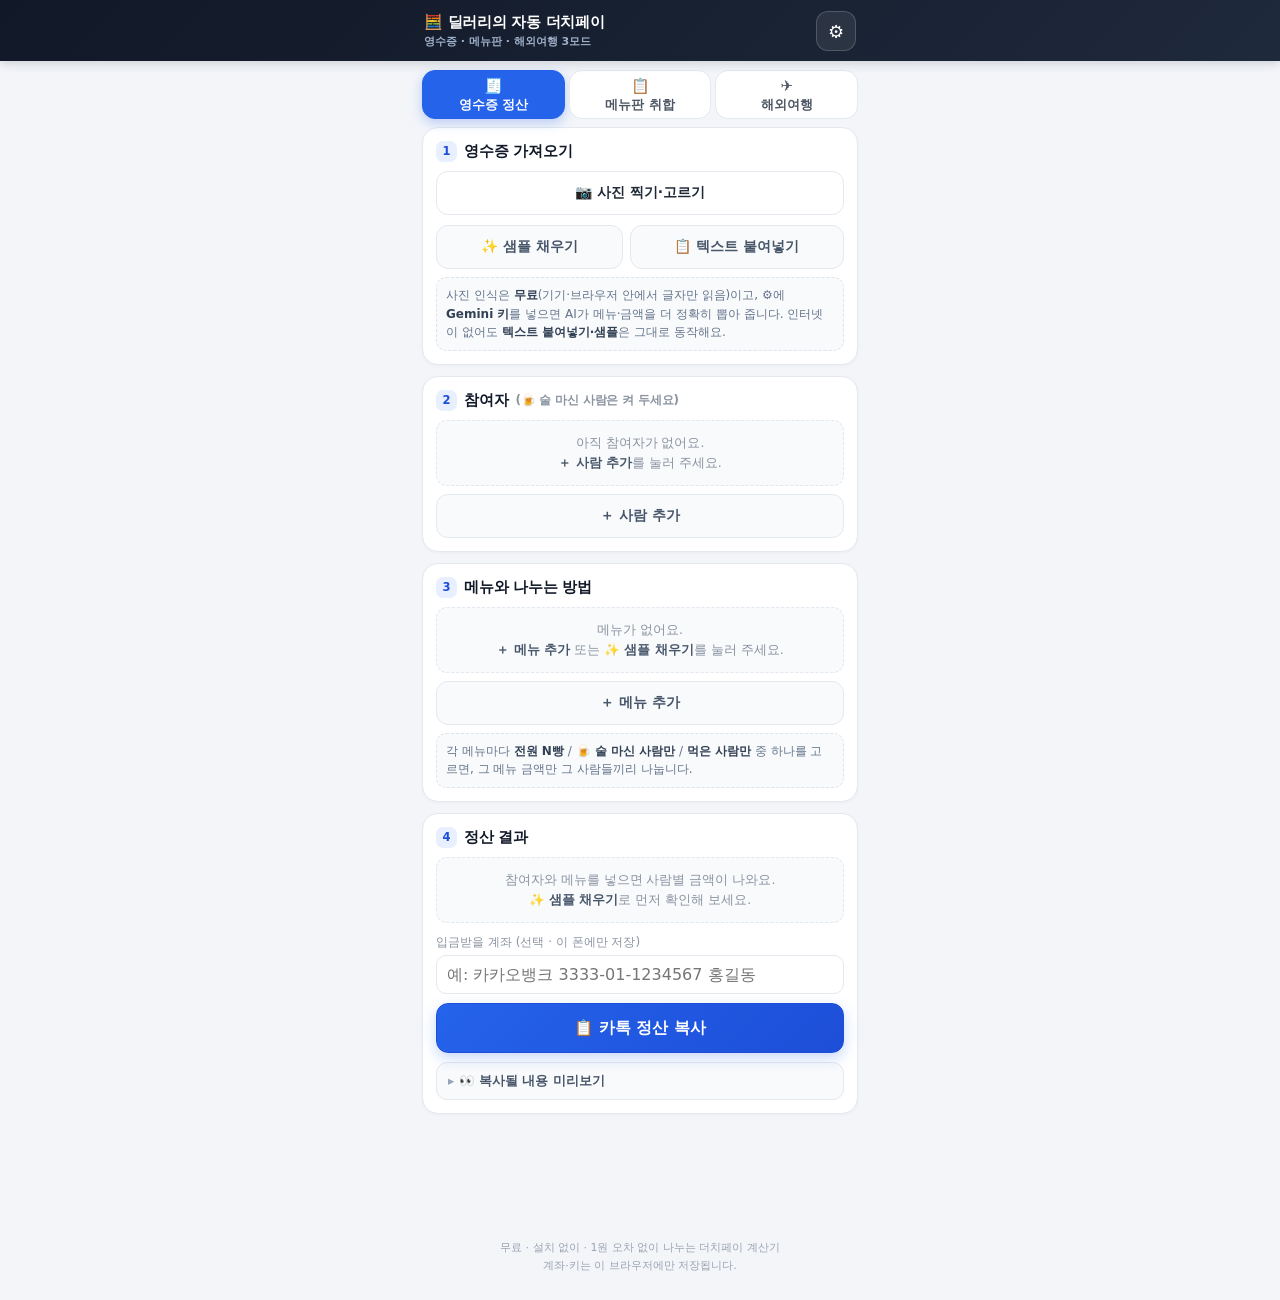
<file: dutch-pay.html>
<!doctype html>
<html lang="ko">
<head>
<meta charset="utf-8">
<meta name="viewport" content="width=device-width,initial-scale=1,viewport-fit=cover">
<title>🧮 딜러리의 자동 더치페이</title>
<meta name="description" content="영수증·메뉴판·해외여행 3가지 모드로 1원 오차 없이 나누는 자동 더치페이 계산기">
<meta name="theme-color" content="#111827">
<style>
:root{
  --bg:#f3f5f9; --card:#fff; --line:#e4e8ef; --ink:#111827; --sub:#6b7280; --tiny:#8b93a1;
  --brand:#2563eb; --brand-d:#1d4ed8; --ok:#059669; --warn:#b45309; --danger:#dc2626;
  --r:16px;
}
*{box-sizing:border-box;-webkit-tap-highlight-color:transparent}
html,body{margin:0;padding:0}
body{
  background:var(--bg); color:var(--ink); font-size:16px; line-height:1.45;
  font-family:-apple-system,BlinkMacSystemFont,"Apple SD Gothic Neo","Malgun Gothic","Noto Sans KR",system-ui,sans-serif;
  -webkit-text-size-adjust:100%; overflow-x:hidden;
}
h1,h2,h3,p{margin:0}
button{font-family:inherit;cursor:pointer}
input,textarea,select{font-family:inherit}
header{position:sticky;top:0;z-index:30;background:linear-gradient(135deg,#111827,#1e293b);color:#fff;box-shadow:0 2px 10px rgba(15,23,42,.18)}
.hd{max-width:460px;margin:0 auto;padding:11px 14px 10px;display:flex;align-items:center;gap:10px}
.hd h1{font-size:15px;font-weight:800;letter-spacing:-.3px;white-space:nowrap;overflow:hidden;text-overflow:ellipsis;flex:1}
.hd .sub{display:block;font-size:11px;font-weight:600;color:#9fb0c9;letter-spacing:0}
.gear{flex:0 0 auto;width:40px;height:40px;border-radius:12px;border:1px solid rgba(255,255,255,.18);background:rgba(255,255,255,.08);color:#fff;font-size:18px;display:grid;place-items:center}
.app{max-width:460px;margin:0 auto;padding:0 12px 110px}
.tabs{position:sticky;top:60px;z-index:25;display:flex;gap:4px;background:var(--bg);padding:9px 0 8px;margin:0 auto}
.tab{flex:1 1 0;min-width:0;min-height:46px;border:1px solid var(--line);background:#fff;border-radius:13px;font-size:12.5px;font-weight:800;color:#4b5563;padding:6px 2px;line-height:1.2;display:flex;flex-direction:column;align-items:center;justify-content:center;gap:2px}
.tab .em{font-size:15px}
.tab.on{background:var(--brand);border-color:var(--brand);color:#fff;box-shadow:0 4px 12px rgba(37,99,235,.28)}
.card{background:var(--card);border:1px solid var(--line);border-radius:var(--r);padding:13px;margin:0 0 11px;box-shadow:0 1px 3px rgba(15,23,42,.04)}
.card>h2{font-size:14.5px;font-weight:800;letter-spacing:-.2px;display:flex;align-items:center;gap:7px;margin-bottom:9px}
.num{display:inline-grid;place-items:center;width:21px;height:21px;border-radius:7px;background:#e8efff;color:var(--brand-d);font-size:11.5px;font-weight:900;flex:0 0 auto}
.tiny{font-size:12px;color:var(--tiny);line-height:1.5}
.hint{font-size:12px;color:#64748b;background:#f8fafc;border:1px dashed #dbe3ee;border-radius:10px;padding:8px 9px;margin-top:8px;line-height:1.55}
.hint b{color:#334155}
.btnrow{display:flex;gap:7px;flex-wrap:wrap}
.btn{min-height:44px;border:1px solid var(--line);background:#fff;border-radius:12px;font-size:14px;font-weight:800;color:#1f2937;padding:0 13px;display:inline-flex;align-items:center;justify-content:center;gap:5px;flex:1 1 auto}
.btn:active{transform:scale(.985)}
.btn.primary{background:linear-gradient(135deg,var(--brand),var(--brand-d));border-color:var(--brand-d);color:#fff;box-shadow:0 5px 14px rgba(37,99,235,.25)}
.btn.ghost{background:#f8fafc;color:#475569}
.btn.wide{width:100%;flex:1 1 100%;min-height:50px;font-size:15.5px}
.btn.sm{min-height:38px;font-size:12.5px;padding:0 10px;border-radius:10px}
input,textarea,select{width:100%;min-width:0;border:1px solid var(--line);border-radius:10px;padding:9px 10px;font-size:16px;color:var(--ink);background:#fff;outline:none}
input:focus,textarea:focus,select:focus{border-color:#93b4fb;box-shadow:0 0 0 3px rgba(37,99,235,.12)}
textarea{resize:vertical;line-height:1.5;font-size:14px}
.empty{font-size:12.5px;color:var(--tiny);background:#f8fafc;border:1px dashed #e2e8f0;border-radius:11px;padding:12px 10px;text-align:center;line-height:1.6}
.empty b{color:#475569}
.tiny+.tiny{margin-top:3px}
/* 사람 */
.plist{display:flex;flex-direction:column;gap:7px}
.prow{display:grid;grid-template-columns:minmax(0,1fr) auto auto;gap:6px;align-items:center}
.prow.no-drink{grid-template-columns:minmax(0,1fr) auto}
.sw{min-height:38px;border:1px solid var(--line);background:#f8fafc;border-radius:10px;padding:0 9px;display:inline-flex;align-items:center;gap:5px;font-size:11.5px;font-weight:800;color:#94a3b8;white-space:nowrap}
.sw .dot{width:9px;height:9px;border-radius:50%;background:#cbd5e1;flex:0 0 auto}
.sw.on{background:#fff3e6;border-color:#f8c98a;color:#9a3412}
.sw.on .dot{background:#f97316;box-shadow:0 0 0 3px rgba(249,115,22,.18)}
.icon-btn{width:38px;height:38px;min-width:38px;border:1px solid var(--line);background:#fff;border-radius:10px;color:#94a3b8;font-size:14px;display:grid;place-items:center;padding:0}
.icon-btn:active{background:#fef2f2;color:var(--danger)}
/* 메뉴 카드 */
.items{display:flex;flex-direction:column;gap:8px}
.item{border:1px solid #eef1f6;background:#fcfdff;border-radius:13px;padding:9px}
.irow{display:grid;grid-template-columns:minmax(0,1fr) 96px 38px;gap:6px;align-items:center}
.iwrap{position:relative;display:flex;align-items:center}
.iwrap .cur{position:absolute;right:8px;font-size:11px;font-weight:800;color:#94a3b8;pointer-events:none}
.iwrap input{padding-right:24px;text-align:right;font-weight:700;font-size:15px}
.alloc{display:grid;grid-template-columns:repeat(3,minmax(0,1fr));gap:4px;margin-top:7px}
.alloc button{min-height:36px;border:1px solid var(--line);border-radius:9px;background:#fff;font-size:11.5px;font-weight:800;color:#64748b;padding:2px;line-height:1.2}
.alloc button.on{background:#e8efff;border-color:#93b4fb;color:var(--brand-d);box-shadow:inset 0 0 0 1px #bfd4fd}
.chips{display:flex;flex-wrap:wrap;gap:4px;margin-top:6px}
.chip{min-height:30px;border:1px solid var(--line);background:#fff;border-radius:20px;font-size:11.5px;font-weight:700;color:#94a3b8;padding:0 10px}
.chip.on{background:#e7f7f0;border-color:#7dd3ae;color:#047857}
.share-note{margin-top:6px;font-size:11.5px;color:#64748b;line-height:1.45}
.share-note .warn{color:var(--warn);font-weight:700}
/* 결과 */
.totalbar{display:flex;align-items:baseline;gap:7px;flex-wrap:wrap;background:linear-gradient(135deg,#eef4ff,#e6f0ff);border:1px solid #d8e5ff;border-radius:12px;padding:10px 12px;margin-bottom:9px}
.totalbar span{font-size:12px;font-weight:800;color:#3b5b96}
.totalbar b{font-size:22px;font-weight:900;letter-spacing:-.5px;color:var(--brand-d)}
.totalbar .sub{font-size:11px;color:#7c8fae;margin-left:auto}
.pres{border:1px solid #eef1f6;border-radius:11px;padding:8px 10px;margin-bottom:6px;background:#fff}
.pres-h{display:flex;align-items:center;gap:8px}
.pres-h .nm{font-size:13.5px;font-weight:800;min-width:0;overflow:hidden;text-overflow:ellipsis;white-space:nowrap}
.pres-h .drink{font-style:normal;font-size:11px}
.pres-h .amt{margin-left:auto;font-size:15px;font-weight:900;color:#0f172a;white-space:nowrap}
.pres .det{font-size:11.5px;color:#8b93a1;margin-top:2px;line-height:1.45;word-break:break-all}
.amt-zero{color:#b6bec9!important}
.acctwrap{margin-top:10px}
.acctwrap label{display:block;margin-bottom:4px}
.copyrow{display:flex;gap:7px;margin-top:9px}
.pv{margin-top:9px;border:1px solid var(--line);border-radius:11px;background:#f8fafc;overflow:hidden}
.pv summary{font-size:12.5px;font-weight:800;color:#475569;padding:9px 11px;cursor:pointer;list-style:none}
.pv summary::-webkit-details-marker{display:none}
.pv summary::before{content:"▸ ";color:#94a3b8}
.pv[open] summary::before{content:"▾ "}
.pv pre{margin:0;padding:0 11px 11px;font-size:12px;line-height:1.55;white-space:pre-wrap;word-break:break-all;color:#334155;font-family:inherit;max-height:300px;overflow:auto}
/* 메뉴판 취합 */
.mrow{display:grid;grid-template-columns:minmax(0,1fr) 88px 38px;gap:6px;align-items:center;border:1px solid #eef1f6;background:#fcfdff;border-radius:12px;padding:8px}
.menu-block{border:1px solid #eef1f6;border-radius:13px;padding:9px;margin-bottom:8px;background:#fcfdff}
.mb-head{display:flex;align-items:center;gap:7px;margin-bottom:6px}
.mb-head .nm{font-size:13.5px;font-weight:800;min-width:0;overflow:hidden;text-overflow:ellipsis;white-space:nowrap}
.mb-head .q{font-size:11px;font-weight:900;background:#eef4ff;color:var(--brand-d);border-radius:20px;padding:2px 8px;white-space:nowrap}
.mb-head .price{margin-left:auto;font-size:11.5px;color:#8b93a1;white-space:nowrap}
.qrow{display:grid;grid-template-columns:minmax(0,1fr) 34px 32px 34px;gap:5px;align-items:center;margin-top:4px}
.qrow .nm{font-size:12.5px;color:#475569;overflow:hidden;text-overflow:ellipsis;white-space:nowrap;padding-left:2px}
.step{width:34px;height:34px;min-width:34px;border:1px solid var(--line);background:#fff;border-radius:9px;font-size:17px;font-weight:800;color:#475569;display:grid;place-items:center;padding:0;line-height:1}
.step.plus{background:#eef4ff;border-color:#c7d9fb;color:var(--brand-d)}
.qval{text-align:center;font-size:13.5px;font-weight:900;color:#0f172a}
.mtot{display:flex;justify-content:space-between;gap:8px;font-size:12.5px;padding:5px 2px;border-bottom:1px dashed #eef1f6}
.mtot:last-child{border-bottom:0}
.mtot span{color:#64748b;min-width:0;overflow:hidden;text-overflow:ellipsis;white-space:nowrap}
.mtot b{color:#0f172a;white-space:nowrap}
/* 해외 */
.cur-row{display:grid;grid-template-columns:minmax(0,1fr);gap:7px}
.rate-line{display:flex;align-items:center;gap:6px;margin-top:7px}
.rate-line .lb{font-size:12px;font-weight:800;color:#475569;white-space:nowrap}
.rate-line input{text-align:right;font-weight:800}
.item .r1{display:grid;grid-template-columns:minmax(0,1fr) 38px;gap:6px}
.item .r2{display:grid;grid-template-columns:minmax(0,1fr) 104px;gap:6px}
.ko{color:#334155}
.badge{display:inline-flex;align-items:center;gap:4px;font-size:11px;font-weight:800;border-radius:20px;padding:3px 9px;background:#eef4ff;color:var(--brand-d)}
/* 토스트/모달 */
#toast{position:fixed;left:50%;bottom:22px;transform:translate(-50%,26px);opacity:0;pointer-events:none;z-index:80;
  background:#0f172a;color:#fff;font-size:13.5px;font-weight:800;padding:12px 16px;border-radius:14px;max-width:88vw;text-align:center;
  box-shadow:0 10px 30px rgba(2,6,23,.35);transition:opacity .18s,transform .18s}
#toast.show{opacity:1;transform:translate(-50%,0)}
#toast.ok{background:#065f46}
.modal{position:fixed;inset:0;z-index:90;background:rgba(15,23,42,.55);display:flex;align-items:flex-end;justify-content:center;padding:0}
.modal[hidden]{display:none}
.sheet{width:100%;max-width:460px;background:#fff;border-radius:20px 20px 0 0;padding:16px 15px 22px;max-height:88vh;overflow:auto}
.sheet h2{font-size:16px;font-weight:900;margin-bottom:9px}
.sheet .sec{font-size:12px;font-weight:900;color:#334155;margin:12px 0 5px}
.sheet .hint{margin-top:6px}
footer{max-width:460px;margin:0 auto;padding:4px 14px 26px;font-size:11px;color:#9aa3b2;text-align:center;line-height:1.6}
.hidden{display:none!important}
</style>
</head>
<body>
<header>
  <div class="hd">
    <h1>🧮 딜러리의 자동 더치페이<span class="sub">영수증 · 메뉴판 · 해외여행 3모드</span></h1>
    <button class="gear" id="openSettings" aria-label="설정">⚙️</button>
  </div>
</header>

<div class="app">
  <nav class="tabs" role="tablist" aria-label="모드 선택">
    <button class="tab on" id="tab-m1" data-tab="m1" role="tab" aria-selected="true"><span class="em">🧾</span>영수증 정산</button>
    <button class="tab" id="tab-m2" data-tab="m2" role="tab" aria-selected="false"><span class="em">📋</span>메뉴판 취합</button>
    <button class="tab" id="tab-m3" data-tab="m3" role="tab" aria-selected="false"><span class="em">✈️</span>해외여행</button>
  </nav>

  <!-- ============ 모드 1 ============ -->
  <section id="m1" class="pane">
    <div class="card">
      <h2><span class="num">1</span>영수증 가져오기</h2>
      <div class="btnrow">
        <button class="btn" id="m1-photo">📷 사진 찍기·고르기</button>
        <button class="btn ghost hidden" id="m1-ai">✨ AI 정밀 인식</button>
      </div>
      <input type="file" id="m1-file" accept="image/*" capture="environment" class="hidden">
      <div class="tiny" id="m1-ocr" style="margin-top:7px"></div>
      <div class="btnrow" style="margin-top:10px">
        <button class="btn ghost" id="m1-sample">✨ 샘플 채우기</button>
        <button class="btn ghost" id="m1-tgl-text">📋 텍스트 붙여넣기</button>
      </div>
      <div id="m1-textbox" class="hidden" style="margin-top:9px">
        <textarea id="m1-text" rows="5" placeholder="영수증 내용을 그대로 붙여넣어 주세요.&#10;예) 김치찌개 9,000&#10;소주 3병 15,000"></textarea>
        <div class="btnrow" style="margin-top:7px">
          <button class="btn primary" id="m1-parse">메뉴로 만들기</button>
        </div>
      </div>
      <div class="hint">사진 인식은 <b>무료</b>(기기·브라우저 안에서 글자만 읽음)이고, ⚙️에 <b>Gemini 키</b>를 넣으면 AI가 메뉴·금액을 더 정확히 뽑아 줍니다. 인터넷이 없어도 <b>텍스트 붙여넣기·샘플</b>은 그대로 동작해요.</div>
    </div>

    <div class="card">
      <h2><span class="num">2</span>참여자 <span class="tiny" style="font-weight:600">(🍺 술 마신 사람은 켜 두세요)</span></h2>
      <div class="plist" id="m1-people"></div>
      <div class="btnrow" style="margin-top:8px">
        <button class="btn ghost" data-addperson="m1">＋ 사람 추가</button>
      </div>
    </div>

    <div class="card">
      <h2><span class="num">3</span>메뉴와 나누는 방법</h2>
      <div class="items" id="m1-items"></div>
      <div class="btnrow" style="margin-top:8px">
        <button class="btn ghost" data-additem="m1">＋ 메뉴 추가</button>
      </div>
      <div class="hint">각 메뉴마다 <b>전원 N빵</b> / <b>🍺 술 마신 사람만</b> / <b>먹은 사람만</b> 중 하나를 고르면, 그 메뉴 금액만 그 사람들끼리 나눕니다.</div>
    </div>

    <div class="card" id="m1-resultcard">
      <h2><span class="num">4</span>정산 결과</h2>
      <div id="m1-result"></div>
      <div class="acctwrap">
        <label class="tiny" for="m1-acct">입금받을 계좌 (선택 · 이 폰에만 저장)</label>
        <input class="acct" id="m1-acct" data-mode="m1" placeholder="예: 카카오뱅크 3333-01-1234567 홍길동" autocomplete="off">
      </div>
      <div class="copyrow">
        <button class="btn primary wide" data-copy="m1">📋 카톡 정산 복사</button>
      </div>
      <details class="pv" id="m1-pv"><summary>👀 복사될 내용 미리보기</summary><pre id="m1-pv-text"></pre></details>
    </div>
  </section>

  <!-- ============ 모드 2 ============ -->
  <section id="m2" class="pane hidden">
    <div class="card">
      <h2><span class="num">1</span>메뉴판 가져오기</h2>
      <div class="btnrow">
        <button class="btn" id="m2-photo">📷 메뉴판 사진</button>
        <button class="btn ghost" id="m2-sample">✨ 샘플 채우기</button>
      </div>
      <input type="file" id="m2-file" accept="image/*" capture="environment" class="hidden">
      <div class="tiny" id="m2-ocr" style="margin-top:7px"></div>
      <div class="btnrow" style="margin-top:8px">
        <button class="btn ghost" id="m2-tgl-text">📋 텍스트 붙여넣기</button>
      </div>
      <div id="m2-textbox" class="hidden" style="margin-top:9px">
        <textarea id="m2-text" rows="5" placeholder="메뉴판 내용을 붙여넣어 주세요.&#10;예) 김치찌개 9,000&#10;삼겹살 12,000"></textarea>
        <div class="btnrow" style="margin-top:7px"><button class="btn primary" id="m2-parse">메뉴로 만들기</button></div>
      </div>
      <div class="hint">메뉴 이름과 가격만 있으면 됩니다. 손님 수만큼 <b>＋ / −</b>로 주문 수량을 세면 식당에 그대로 불러 줄 <b>메뉴별 총 수량</b>과 <b>개인별 금액</b>이 나와요.</div>
    </div>

    <div class="card">
      <h2><span class="num">2</span>메뉴 <span class="tiny" style="font-weight:600">(이름·가격 수정 가능)</span></h2>
      <div class="items" id="m2-menus"></div>
      <div class="btnrow" style="margin-top:8px"><button class="btn ghost" data-addmenu="m2">＋ 메뉴 추가</button></div>
    </div>

    <div class="card">
      <h2><span class="num">3</span>참여자</h2>
      <div class="plist" id="m2-people"></div>
      <div class="btnrow" style="margin-top:8px"><button class="btn ghost" data-addperson="m2">＋ 사람 추가</button></div>
    </div>

    <div class="card">
      <h2><span class="num">4</span>주문 수량 <span class="tiny" style="font-weight:600">(＋ / −)</span></h2>
      <div id="m2-order"></div>
    </div>

    <div class="card">
      <h2><span class="num">5</span>합계와 정산</h2>
      <div id="m2-result"></div>
      <div class="acctwrap">
        <label class="tiny" for="m2-acct">입금받을 계좌 (선택 · 이 폰에만 저장)</label>
        <input class="acct" id="m2-acct" data-mode="m2" placeholder="예: 카카오뱅크 3333-01-1234567 홍길동" autocomplete="off">
      </div>
      <div class="copyrow">
        <button class="btn primary wide" data-copy="m2">📋 카톡 정산 복사</button>
      </div>
      <div class="copyrow">
        <button class="btn" data-copy="m2order">🍽 식당에 부를 주문 내역 복사</button>
      </div>
      <details class="pv" id="m2-pv"><summary>👀 정산 문구 미리보기</summary><pre id="m2-pv-text"></pre></details>
      <details class="pv" id="m2-pv-order-wrap"><summary>👀 주문 내역 미리보기</summary><pre id="m2-pv-order"></pre></details>
    </div>
  </section>

  <!-- ============ 모드 3 ============ -->
  <section id="m3" class="pane hidden">
    <div class="card">
      <h2><span class="num">1</span>통화와 환율</h2>
      <div class="cur-row">
        <select id="m3-cur" aria-label="통화 선택">
          <option value="JPY">일본 엔 (JPY)</option>
          <option value="THB">태국 바트 (THB)</option>
          <option value="VND">베트남 동 (VND)</option>
          <option value="USD">미국 달러 (USD)</option>
          <option value="EUR">유로 (EUR)</option>
        </select>
      </div>
      <div class="rate-line">
        <span class="lb" id="m3-rate-lb">100 JPY =</span>
        <input id="m3-rate" inputmode="decimal" aria-label="환율">
        <span class="lb">원</span>
      </div>
      <div class="btnrow" style="margin-top:8px">
        <button class="btn ghost sm" id="m3-rate-refresh">🔄 오늘 환율 불러오기</button>
      </div>
      <div class="tiny" id="m3-rate-note" style="margin-top:6px"></div>
    </div>

    <div class="card">
      <h2><span class="num">2</span>메뉴판·영수증 사진</h2>
      <div class="btnrow">
        <button class="btn" id="m3-photo">📷 사진 읽기</button>
        <button class="btn ghost hidden" id="m3-ai">✨ AI 번역·금액 추출</button>
      </div>
      <input type="file" id="m3-file" accept="image/*" capture="environment" class="hidden">
      <div class="tiny" id="m3-ocr" style="margin-top:7px"></div>
      <div class="btnrow" style="margin-top:9px">
        <button class="btn ghost" id="m3-sample">✨ 샘플 채우기</button>
        <button class="btn ghost" id="m3-tgl-text">📋 직접 입력</button>
      </div>
      <div id="m3-textbox" class="hidden" style="margin-top:9px">
        <textarea id="m3-text" rows="5" placeholder="예) ラーメン 980&#10;餃子 480&#10;生ビール 550"></textarea>
        <div class="btnrow" style="margin-top:7px"><button class="btn primary" id="m3-parse">메뉴로 만들기</button></div>
      </div>
      <div class="hint">⚙️에 Gemini 키를 넣으면 사진 속 <b>외국어 메뉴를 한국어로 번역</b>하고 금액까지 뽑아 줍니다. 키가 없으면 <b>직접 입력·샘플</b>로 똑같이 계산할 수 있어요.</div>
    </div>

    <div class="card">
      <h2><span class="num">3</span>메뉴와 금액 <span class="tiny" style="font-weight:600">(현지 통화)</span></h2>
      <div class="items" id="m3-items"></div>
      <div class="btnrow" style="margin-top:8px"><button class="btn ghost" data-additem="m3">＋ 메뉴 추가</button></div>
    </div>

    <div class="card">
      <h2><span class="num">4</span>참여자 <span class="tiny" style="font-weight:600">(🍺 술 마신 사람은 켜 두세요)</span></h2>
      <div class="plist" id="m3-people"></div>
      <div class="btnrow" style="margin-top:8px"><button class="btn ghost" data-addperson="m3">＋ 사람 추가</button></div>
    </div>

    <div class="card">
      <h2><span class="num">5</span>정산 결과 <span class="tiny" style="font-weight:600">(현지 돈 + 원화)</span></h2>
      <div id="m3-result"></div>
      <div class="acctwrap">
        <label class="tiny" for="m3-acct">입금받을 계좌 (선택 · 이 폰에만 저장)</label>
        <input class="acct" id="m3-acct" data-mode="m3" placeholder="예: 카카오뱅크 3333-01-1234567 홍길동" autocomplete="off">
      </div>
      <div class="copyrow">
        <button class="btn primary wide" data-copy="m3">📋 카톡 정산 복사</button>
      </div>
      <details class="pv" id="m3-pv"><summary>👀 복사될 내용 미리보기</summary><pre id="m3-pv-text"></pre></details>
    </div>
  </section>
</div>

<footer>무료 · 설치 없이 · 1원 오차 없이 나누는 더치페이 계산기<br>계좌·키는 이 브라우저에만 저장됩니다.</footer>

<div id="toast" role="status" aria-live="polite"></div>

<div class="modal" id="settings" hidden>
  <div class="sheet" role="dialog" aria-modal="true" aria-label="설정">
    <h2>⚙️ 설정</h2>
    <div class="sec">사진 글자 인식 (무료 · 기본)</div>
    <div class="tiny">인터넷이 되면 사진에서 글자를 읽는 무료 인식이 자동으로 켜집니다. 키가 없어도 되고, 사진은 기기 안에서만 처리돼요.</div>
    <div class="sec">Gemini API 키 (선택 · AI 정밀 인식)</div>
    <input id="gemKey" type="password" placeholder="AIza… 또는 AQ.…" autocomplete="off" spellcheck="false">
    <div class="hint">① aistudio.google.com/apikey 접속 → 구글 로그인 → <b>API 키 만들기</b><br>② 나온 키를 위에 붙여넣고 <b>저장</b>. 무료 한도 안에서 씁니다.<br>③ 키가 있을 때만 사진이 구글로 전송됩니다(번역·정밀 추출).</div>
    <div class="btnrow" style="margin-top:9px">
      <button class="btn" id="gemSave">저장</button>
      <button class="btn ghost" id="gemClear">키 삭제</button>
    </div>
    <div class="tiny" id="gemMsg" style="margin-top:6px"></div>
    <div class="btnrow" style="margin-top:14px"><button class="btn primary wide" id="closeSettings">닫기</button></div>
  </div>
</div>

<script>
/* ================================================================
   딜러리의 자동 더치페이 — 단일 HTML (외부 라이브러리 없이 기본 동작)
   ================================================================ */
(function(){
'use strict';
var APP_URL='https://lkj7670.github.io/Dealer-studio/dutch-pay.html';
var LS_ACCT='dp_account_v1', LS_RATE='dp_rates_v1', LS_GEM='dp_gemini_v1';

function $(s,r){ return (r||document).querySelector(s); }
function $$(s,r){ return Array.prototype.slice.call((r||document).querySelectorAll(s)); }
function won(n){ var v=Math.round(Number(n)||0); return v.toLocaleString('ko-KR'); }
function esc(s){
  return String(s==null?'':s).replace(/[&<>"']/g,function(c){
    return {'&':'&amp;','<':'&lt;','>':'&gt;','"':'&quot;',"'":'&#39;'}[c];
  });
}
var SEQ=1;
function nid(){ return 'x'+(SEQ++); }
function numOnly(v){ var s=String(v==null?'':v).replace(/[^0-9]/g,''); return s?parseInt(s,10):0; }

var CUR={
  JPY:{name:'일본 엔',sym:'¥',unit:100,def:890},
  THB:{name:'태국 바트',sym:'฿',unit:1,def:39},
  VND:{name:'베트남 동',sym:'₫',unit:100,def:5.5},
  USD:{name:'미국 달러',sym:'$',unit:1,def:1380},
  EUR:{name:'유로',sym:'€',unit:1,def:1490}
};

/* ---------------- 상태 ---------------- */
var S={
  account:'',
  m1:{items:[],people:[]},
  m2:{menus:[],people:[],orders:{}},
  m3:{cur:'JPY',rates:{},items:[],people:[],rateAt:0}
};
(function load(){
  try{ S.account=localStorage.getItem(LS_ACCT)||''; }catch(e){}
  var o={};
  try{ o=JSON.parse(localStorage.getItem(LS_RATE)||'{}'); }catch(e){ o={}; }
  Object.keys(CUR).forEach(function(k){
    var v=Number(o[k]); S.m3.rates[k]=(v>0?v:CUR[k].def);
  });
})();

/* ---------------- 공통 UI ---------------- */
var toastTimer=null;
function toast(msg,ok){
  var t=$('#toast'); if(!t) return;
  t.textContent=msg;
  t.className='show'+(ok?' ok':'');
  clearTimeout(toastTimer);
  toastTimer=setTimeout(function(){ t.className=''; },2200);
}
function copyText(text){
  return new Promise(function(resolve){
    var done=function(v){ resolve(v); };
    try{
      if(navigator.clipboard && navigator.clipboard.writeText){
        navigator.clipboard.writeText(text).then(function(){ done(true); },function(){ done(fallback()); });
        return;
      }
    }catch(e){}
    done(fallback());
    function fallback(){
      try{
        var ta=document.createElement('textarea');
        ta.value=text; ta.setAttribute('readonly','');
        ta.style.position='fixed'; ta.style.top='-1000px'; ta.style.left='0'; ta.style.opacity='0';
        document.body.appendChild(ta);
        ta.focus(); ta.select();
        ta.setSelectionRange(0, ta.value.length);
        var ok=document.execCommand('copy');
        document.body.removeChild(ta);
        return !!ok;
      }catch(e){ return false; }
    }
  });
}

/* ---------------- 분배 계산 (1원 오차 없이) ---------------- */
function computeShare(items, people){
  var per={}, mat={}, total=0;
  people.forEach(function(p){ per[p.id]=0; mat[p.id]={}; });
  items.forEach(function(it,idx){
    var price=Math.max(0, Math.round(Number(it.price)||0));
    if(!price) return;
    total+=price;
    var pool, fb=false;
    if(it.alloc==='drink'){
      pool=people.filter(function(p){ return p.drink; });
      if(!pool.length){ pool=people.slice(); fb=true; }
    }else if(it.alloc==='eaters'){
      pool=people.filter(function(p){ return (it.eaters||[]).indexOf(p.id)>=0; });
      if(!pool.length){ pool=people.slice(); fb=true; }
    }else{
      pool=people.slice();
    }
    if(!pool.length) return;
    var n=pool.length, base=Math.floor(price/n), rem=price-base*n, off=idx%n;
    pool.forEach(function(p,i){
      var k=(i-off+n)%n;
      var amt=base+(k<rem?1:0);
      per[p.id]+=amt;
      mat[p.id][it.id]=(mat[p.id][it.id]||0)+amt;
    });
  });
  return {total:total, per:per, mat:mat};
}
function itemInfo(it, people){
  var price=Math.max(0, Math.round(Number(it.price)||0));
  var pool, fb=false;
  if(it.alloc==='drink'){
    pool=people.filter(function(p){ return p.drink; });
    if(!pool.length){ pool=people.slice(); fb=true; }
  }else if(it.alloc==='eaters'){
    pool=people.filter(function(p){ return (it.eaters||[]).indexOf(p.id)>=0; });
    if(!pool.length){ pool=people.slice(); fb=true; }
  }else{
    pool=people.slice();
  }
  var n=pool.length;
  if(!price||!n) return {n:0,base:0,rem:0,fb:fb,price:price};
  return {n:n, base:Math.floor(price/n), rem:price-Math.floor(price/n)*n, fb:fb, price:price};
}
function curSym(mode){ return mode==='m3' ? CUR[S.m3.cur].sym : ''; }
function fmtLocal(mode,v){ return mode==='m3' ? (CUR[S.m3.cur].sym+won(v)) : (won(v)+'원'); }

/* ---------------- 사람 목록 ---------------- */
function addPerson(mode,name){
  var st=S[mode];
  var p={id:nid(), name:(name||('사람'+(st.people.length+1))), drink:false};
  st.people.push(p);
  if(mode==='m2'){ st.menus.forEach(function(m){ (st.orders[m.id]=st.orders[m.id]||{})[p.id]=0; }); }
  return p;
}
function renderPeople(mode){
  var st=S[mode], host=$('#'+mode+'-people');
  if(!host) return;
  var withDrink=(mode!=='m2');
  if(!st.people.length){
    host.innerHTML='<div class="empty">아직 참여자가 없어요.<br><b>＋ 사람 추가</b>를 눌러 주세요.</div>';
    return;
  }
  host.innerHTML=st.people.map(function(p){
    var drinkBtn = withDrink ? ('<button class="sw'+(p.drink?' on':'')+'" data-act="drink" aria-pressed="'+(p.drink?'true':'false')+'" aria-label="'+esc(p.name)+' 술 마심"><span class="dot"></span><span>🍺 술 마심</span></button>') : '';
    return '<div class="prow'+(withDrink?'':' no-drink')+'" data-id="'+p.id+'">'
      + '<input class="p-name" value="'+esc(p.name)+'" maxlength="12" aria-label="이름" placeholder="이름">'
      + drinkBtn
      + '<button class="icon-btn" data-act="del" aria-label="'+esc(p.name)+' 삭제">✕</button>'
      + '</div>';
  }).join('');
}

/* ---------------- 모드1·3 메뉴 목록 ---------------- */
function renderItems(mode){
  var st=S[mode], host=$('#'+mode+'-items');
  if(!host) return;
  var sym=curSym(mode)||'원';
  if(!st.items.length){
    host.innerHTML='<div class="empty">메뉴가 없어요.<br><b>＋ 메뉴 추가</b> 또는 <b>✨ 샘플 채우기</b>를 눌러 주세요.</div>';
    return;
  }
  host.innerHTML=st.items.map(function(it){
    var chips='';
    if(it.alloc==='eaters'){
      chips='<div class="chips">'+(st.people.length? st.people.map(function(p){
        return '<button class="chip'+((it.eaters||[]).indexOf(p.id)>=0?' on':'')+'" data-eat="'+p.id+'">'+esc(p.name)+'</button>';
      }).join('') : '<span class="tiny">참여자를 먼저 추가하세요</span>')+'</div>';
    }
    var nameRow = mode==='m3'
      ? '<div class="r1"><input class="i-name" value="'+esc(it.name)+'" maxlength="30" placeholder="원어 메뉴명" aria-label="원어 메뉴명"><button class="icon-btn" data-act="del" aria-label="메뉴 삭제">✕</button></div>'
        + '<div class="r2"><input class="i-ko ko" value="'+esc(it.ko||'')+'" maxlength="30" placeholder="한국어 이름" aria-label="한국어 이름">'
        + '<div class="iwrap"><input class="i-price" inputmode="numeric" value="'+(it.price?won(it.price):'')+'" placeholder="0" aria-label="현지 금액"><span class="cur">'+sym+'</span></div></div>'
      : '<div class="irow"><input class="i-name" value="'+esc(it.name)+'" maxlength="30" placeholder="메뉴 이름" aria-label="메뉴 이름">'
        + '<div class="iwrap"><input class="i-price" inputmode="numeric" value="'+(it.price?won(it.price):'')+'" placeholder="0" aria-label="금액"><span class="cur">원</span></div>'
        + '<button class="icon-btn" data-act="del" aria-label="메뉴 삭제">✕</button></div>';
    return '<div class="item" data-id="'+it.id+'">'
      + nameRow
      + '<div class="alloc">'
      + '<button data-alloc="all" class="'+(it.alloc==='all'?'on':'')+'" aria-pressed="'+(it.alloc==='all')+'">전원 N빵</button>'
      + '<button data-alloc="drink" class="'+(it.alloc==='drink'?'on':'')+'" aria-pressed="'+(it.alloc==='drink')+'">🍺 술 마신 사람만</button>'
      + '<button data-alloc="eaters" class="'+(it.alloc==='eaters'?'on':'')+'" aria-pressed="'+(it.alloc==='eaters')+'">먹은 사람만</button>'
      + '</div>'
      + chips
      + '<div class="share-note"></div>'
      + '</div>';
  }).join('');
  updateItemNotes(mode);
}
function updateItemNotes(mode){
  var st=S[mode];
  $$('#'+mode+'-items .item').forEach(function(el){
    var it=st.items.filter(function(x){ return x.id===el.dataset.id; })[0];
    if(!it) return;
    var note=el.querySelector('.share-note');
    if(!note) return;
    var info=itemInfo(it, st.people);
    if(!info.n){
      note.innerHTML='<span class="tiny">금액과 참여자를 넣으면 자동으로 나눠요</span>';
      return;
    }
    var fb = info.fb ? '<span class="warn">⚠️ 대상이 없어 전원 N빵</span> · ' : '';
    var tail = info.rem ? ('~'+fmtLocal(mode, info.base+1)) : '';
    note.innerHTML = fb + info.n+'명 · 1인 '+fmtLocal(mode, info.base)+tail;
  });
}

/* ---------------- 모드2 메뉴 ---------------- */
function renderMenus(){
  var st=S.m2, host=$('#m2-menus');
  if(!st.menus.length){
    host.innerHTML='<div class="empty">메뉴가 없어요.<br><b>＋ 메뉴 추가</b> 또는 <b>✨ 샘플 채우기</b>를 눌러 주세요.</div>';
    return;
  }
  host.innerHTML=st.menus.map(function(m){
    return '<div class="mrow" data-id="'+m.id+'">'
      + '<input class="m-name" value="'+esc(m.name)+'" maxlength="30" aria-label="메뉴 이름" placeholder="메뉴 이름">'
      + '<div class="iwrap"><input class="m-price" inputmode="numeric" value="'+(m.price?won(m.price):'')+'" placeholder="0" aria-label="가격"><span class="cur">원</span></div>'
      + '<button class="icon-btn" data-act="del" aria-label="메뉴 삭제">✕</button>'
      + '</div>';
  }).join('');
}
function qtyOf(menuId, personId){
  var o=S.m2.orders[menuId];
  return o && o[personId] ? o[personId] : 0;
}
function menuQty(menuId){
  var o=S.m2.orders[menuId]||0, sum=0;
  Object.keys(o).forEach(function(k){ sum+=o[k]; });
  return sum;
}
function renderOrder(){
  var st=S.m2, host=$('#m2-order');
  if(!st.menus.length || !st.people.length){
    host.innerHTML='<div class="empty">메뉴와 참여자를 먼저 넣으면 여기서 수량을 셀 수 있어요.</div>';
    return;
  }
  host.innerHTML=st.menus.map(function(m){
    var rows=st.people.map(function(p){
      var q=qtyOf(m.id,p.id);
      return '<div class="qrow" data-menu="'+m.id+'" data-person="'+p.id+'">'
        + '<span class="nm">'+esc(p.name)+'</span>'
        + '<button class="step" data-step="-1" aria-label="'+esc(p.name)+' '+esc(m.name)+' 줄이기">−</button>'
        + '<span class="qval">'+q+'</span>'
        + '<button class="step plus" data-step="1" aria-label="'+esc(p.name)+' '+esc(m.name)+' 늘리기">＋</button>'
        + '</div>';
    }).join('');
    return '<div class="menu-block" data-mid="'+m.id+'">'
      + '<div class="mb-head"><span class="nm">'+esc(m.name||'메뉴')+'</span><span class="q">합계 '+menuQty(m.id)+'</span>'
      + '<span class="price">'+won(m.price)+'원</span></div>' + rows + '</div>';
  }).join('');
}

/* ---------------- 결과 렌더 ---------------- */
function renderResult(mode){
  if(mode==='m1') return renderResultM1();
  if(mode==='m2') return renderResultM2();
  return renderResultM3();
}
function renderResultM1(){
  var st=S.m1, host=$('#m1-result');
  var peopleRows='', head='';
  if(!st.people.length || !st.items.length){
    host.innerHTML='<div class="empty">참여자와 메뉴를 넣으면 사람별 금액이 나와요.<br><b>✨ 샘플 채우기</b>로 먼저 확인해 보세요.</div>';
  }else{
    var r=computeShare(st.items, st.people);
    peopleRows=st.people.map(function(p){
      var amt=r.per[p.id]||0;
      var parts=st.items.filter(function(it){ return (r.mat[p.id][it.id]||0)>0; })
        .map(function(it){ return esc(it.name||'메뉴')+' '+esc(won(r.mat[p.id][it.id]))+'원'; });
      return '<div class="pres"><div class="pres-h"><span class="nm">'+esc(p.name)+(p.drink?' <i class="drink">🍺</i>':'')+'</span>'
        + '<b class="amt'+(amt?'':' amt-zero')+'">'+won(amt)+'원</b></div>'
        + '<div class="det">'+(parts.length?parts.join(' · '):'낼 금액 없음')+'</div></div>';
    }).join('');
    head='<div class="totalbar"><span>총 금액</span><b>'+won(r.total)+'원</b><span class="sub">'+st.people.length+'명 · '+st.items.length+'개</span></div>';
    host.innerHTML=head+'<div class="plist">'+peopleRows+'</div>';
  }
  syncPreviews();
}
function renderResultM2(){
  var st=S.m2, host=$('#m2-result');
  if(!st.menus.length || !st.people.length){
    host.innerHTML='<div class="empty">메뉴와 참여자를 넣고 수량을 세면 금액이 나와요.<br><b>✨ 샘플 채우기</b>로 먼저 확인해 보세요.</div>';
    syncPreviews();
    return;
  }
  var grand=0, mlines=[];
  st.menus.forEach(function(m){
    var q=menuQty(m.id), amt=q*(Number(m.price)||0);
    grand+=amt;
    if(q) mlines.push('<div class="mtot"><span>'+esc(m.name||'메뉴')+' × '+q+'</span><b>'+won(amt)+'원</b></div>');
  });
  var peopleRows=st.people.map(function(p){
    var amt=0, parts=[];
    st.menus.forEach(function(m){
      var q=qtyOf(m.id,p.id); if(!q) return;
      amt+=q*(Number(m.price)||0);
      parts.push(esc(m.name||'메뉴')+' '+q+'개');
    });
    return '<div class="pres"><div class="pres-h"><span class="nm">'+esc(p.name)+'</span>'
      + '<b class="amt'+(amt?'':' amt-zero')+'">'+won(amt)+'원</b></div>'
      + '<div class="det">'+(parts.length?parts.join(' · '):'주문 없음')+'</div></div>';
  }).join('');
  host.innerHTML='<div class="totalbar"><span>예상 총액</span><b>'+won(grand)+'원</b><span class="sub">'+st.people.length+'명</span></div>'
    + (mlines.length?('<div style="margin-bottom:9px">'+mlines.join('')+'</div>'):'')
    + '<div class="plist">'+peopleRows+'</div>';
  syncPreviews();
}
function krwOf(v){ return v*S.m3.rates[S.m3.cur]/CUR[S.m3.cur].unit; }
function renderResultM3(){
  var st=S.m3, host=$('#m3-result');
  var c=CUR[st.cur];
  if(!st.people.length || !st.items.length){
    host.innerHTML='<div class="empty">메뉴와 참여자를 넣으면 현지 돈과 원화로 같이 나눠 드려요.<br><b>✨ 샘플 채우기</b>로 먼저 확인해 보세요.</div>';
    syncPreviews();
    return;
  }
  var r=computeShare(st.items, st.people);
  var totalKRW=krwOf(r.total);
  var rows=st.people.map(function(p){
    var amt=r.per[p.id]||0;
    var parts=st.items.filter(function(it){ return (r.mat[p.id][it.id]||0)>0; })
      .map(function(it){ return esc(it.ko||it.name||'메뉴')+' '+esc(won(r.mat[p.id][it.id])); });
    return '<div class="pres"><div class="pres-h"><span class="nm">'+esc(p.name)+(p.drink?' <i class="drink">🍺</i>':'')+'</span>'
      + '<b class="amt'+(amt?'':' amt-zero')+'">'+c.sym+won(amt)+'</b></div>'
      + '<div class="det">≈ '+won(krwOf(amt))+'원'+(parts.length?' · '+parts.join(' · '):'')+'</div></div>';
  }).join('');
  host.innerHTML='<div class="totalbar"><span>총 금액</span><b>'+c.sym+won(r.total)+'</b><span class="sub">≈ '+won(totalKRW)+'원 · '+st.people.length+'명</span></div>'
    + '<div class="tiny" style="margin:-2px 0 8px">환율 '+c.unit+' '+st.cur+' = ₩'+won(st.rates[st.cur])+' (⚙️ 위 입력칸에서 직접 고칠 수 있어요)</div>'
    + '<div class="plist">'+rows+'</div>';
  syncPreviews();
}

/* ---------------- 복사 문구 ---------------- */
function footerLines(){
  var out=[];
  out.push('');
  if(S.account && S.account.trim()) out.push('💳 입금 계좌: '+S.account.trim());
  out.push('👉 자동 더치페이 계산기: '+APP_URL);
  return out;
}
function textM1(){
  var st=S.m1;
  if(!st.people.length || !st.items.length) return '아직 정산할 내역이 없어요.\n참여자와 메뉴를 넣어 주세요.\n\n👉 자동 더치페이 계산기: '+APP_URL;
  var r=computeShare(st.items, st.people);
  var L=['🧾 영수증 정산 결과','💰 총 '+won(r.total)+'원 · '+st.people.length+'명',''];
  st.people.forEach(function(p){
    var amt=r.per[p.id]||0;
    L.push('👤 '+p.name+' — '+won(amt)+'원'+(p.drink?' 🍺':''));
    var parts=st.items.filter(function(it){ return (r.mat[p.id][it.id]||0)>0; })
      .map(function(it){ return (it.name||'메뉴')+' '+won(r.mat[p.id][it.id])+'원'; });
    L.push(parts.length?('   · '+parts.join(' · ')):'   · 낼 금액 없음');
  });
  var drinkItems=st.items.filter(function(it){ return it.alloc==='drink'; });
  var eatItems=st.items.filter(function(it){ return it.alloc==='eaters'; });
  if(drinkItems.length||eatItems.length){
    L.push('');
    if(drinkItems.length){
      var dn=st.people.filter(function(p){ return p.drink; }).map(function(p){ return p.name; });
      if(dn.length){
        L.push('🍺 술값은 술 마신 '+dn.join('·')+'끼리만 나눴어요. ('+drinkItems.map(function(i){return i.name;}).join(' · ')+')');
      }else{
        L.push('🍺 술 마신 사람을 아무도 체크하지 않아 술값도 전원이 나눴어요. ('+drinkItems.map(function(i){return i.name;}).join(' · ')+')');
      }
      var nn=st.people.filter(function(p){ return !p.drink; }).map(function(p){ return p.name; });
      if(nn.length) L.push('🚫 술 안 마신 '+nn.join('·')+'에게는 술값이 없어요.');
    }
    if(eatItems.length){
      L.push('🍽 먹은 사람끼리만 나눈 메뉴: '+eatItems.map(function(i){return i.name;}).join(' · '));
    }
  }
  return L.concat(footerLines()).join('\n');
}
function textM2(){
  var st=S.m2;
  if(!st.menus.length || !st.people.length) return '아직 정산할 내역이 없어요.\n메뉴와 참여자를 넣어 주세요.\n\n👉 자동 더치페이 계산기: '+APP_URL;
  var grand=0;
  var per=st.people.map(function(p){
    var amt=0, parts=[];
    st.menus.forEach(function(m){
      var q=qtyOf(m.id,p.id);
      if(!q) return;
      amt+=q*(Number(m.price)||0);
      parts.push((m.name||'메뉴')+' '+q+'개');
    });
    grand+=amt;
    return {p:p,amt:amt,parts:parts};
  });
  var orderList=[];
  st.menus.forEach(function(m){
    var q=menuQty(m.id);
    if(q) orderList.push((m.name||'메뉴')+' '+q);
  });
  var L=['📋 메뉴판 취합 정산','💰 총 '+won(grand)+'원 · '+st.people.length+'명',''];
  per.forEach(function(x){
    L.push('👤 '+x.p.name+' — '+won(x.amt)+'원');
    L.push(x.parts.length?('   · '+x.parts.join(' · ')):'   · 주문 없음');
  });
  if(orderList.length){
    L.push('');
    L.push('🍽 주문: '+orderList.join(' · '));
  }
  return L.concat(footerLines()).join('\n');
}
function textM2Order(){
  var st=S.m2;
  if(!st.menus.length) return '메뉴가 없어요.';
  var grand=0, lines=[], grandQ=0;
  st.menus.forEach(function(m){
    var q=menuQty(m.id);
    if(!q) return;
    grandQ+=q; grand+=q*(Number(m.price)||0);
    lines.push('· '+(m.name||'메뉴')+' '+q);
  });
  if(!lines.length) return '아직 주문 수량이 없어요.';
  var out=['🍽 주문 내역 ('+st.people.length+'명)',''];
  out=out.concat(lines);
  out.push('');
  out.push('총 '+grandQ+'개 · 예상 '+won(grand)+'원');
  out.push('👉 자동 더치페이 계산기: '+APP_URL);
  return out.join('\n');
}
function textM3(){
  var st=S.m3, c=CUR[st.cur];
  if(!st.people.length || !st.items.length) return '아직 정산할 내역이 없어요.\n메뉴와 참여자를 넣어 주세요.\n\n👉 자동 더치페이 계산기: '+APP_URL;
  var r=computeShare(st.items, st.people);
  var L=['✈️ 해외여행 더치페이 ('+c.name+')',
         '💰 총 '+c.sym+won(r.total)+' (≈'+won(krwOf(r.total))+'원) · '+st.people.length+'명',
         '환율: '+c.unit+' '+st.cur+' = ₩'+won(st.rates[st.cur]), ''];
  st.people.forEach(function(p){
    var amt=r.per[p.id]||0;
    L.push('👤 '+p.name+' — '+c.sym+won(amt)+' (≈'+won(krwOf(amt))+'원)'+(p.drink?' 🍺':''));
    var parts=st.items.filter(function(it){ return (r.mat[p.id][it.id]||0)>0; })
      .map(function(it){ return (it.ko||it.name||'메뉴')+' '+c.sym+won(r.mat[p.id][it.id]); });
    L.push(parts.length?('   · '+parts.join(' · ')):'   · 낼 금액 없음');
  });
  var drinkItems=st.items.filter(function(it){ return it.alloc==='drink'; });
  if(drinkItems.length){
    L.push('');
    var dn3=st.people.filter(function(p){ return p.drink; }).map(function(p){ return p.name; });
    L.push(dn3.length
      ? ('🍺 술값은 술 마신 '+dn3.join('·')+'끼리만 나눴어요. ('+drinkItems.map(function(i){return i.ko||i.name;}).join(' · ')+')')
      : ('🍺 술 마신 사람을 아무도 체크하지 않아 술값도 전원이 나눴어요. ('+drinkItems.map(function(i){return i.ko||i.name;}).join(' · ')+')'));
  }
  return L.concat(footerLines()).join('\n');
}
function copySource(kind){
  if(kind==='m1') return textM1();
  if(kind==='m2') return textM2();
  if(kind==='m2order') return textM2Order();
  return textM3();
}
function syncPreviews(){
  var map={m1:'#m1-pv-text', m2:'#m2-pv-text', m3:'#m3-pv-text'};
  Object.keys(map).forEach(function(k){
    var el=$(map[k]); if(el) el.textContent=copySource(k);
  });
  var o=$('#m2-pv-order'); if(o) o.textContent=textM2Order();
}

/* ---------------- 샘플 ---------------- */
var SAMPLE1_PEOPLE=['나','지훈','수아','태호'];
var SAMPLE1_ITEMS=[
  {name:'김치찌개', price:9000,  alloc:'all'},
  {name:'제육볶음', price:12000, alloc:'all'},
  {name:'삼겹살',   price:36000, alloc:'eaters'},
  {name:'소주 3병', price:15000, alloc:'drink'},
  {name:'음료',     price:4000,  alloc:'eaters'}
];
function fillSample1(){
  S.m1.people=[];
  S.m1.items=[];
  SAMPLE1_PEOPLE.forEach(function(n,i){
    var p=addPerson('m1',n); p.drink=(i<2);
  });
  var ids=S.m1.people.map(function(p){ return p.id; });
  S.m1.items=SAMPLE1_ITEMS.map(function(it){
    var eaters=ids.slice();
    if(it.name==='음료') eaters=[ids[1],ids[3]];
    return {id:nid(), name:it.name, price:it.price, alloc:it.alloc, eaters:eaters};
  });
  renderPeople('m1'); renderItems('m1'); renderResultM1();
  toast('샘플 영수증을 채웠어요 · 76,000원 4명');
}
function fillSample2(){
  S.m2.menus=[]; S.m2.people=[]; S.m2.orders={};
  ['나','지훈','수아','태호'].forEach(function(n){ addPerson('m2',n); });
  [['김치찌개',9000],['제육볶음',12000],['냉면',10000],['삼겹살',12000],['소주',5000],['콜라',2000]].forEach(function(x){
    var m={id:nid(), name:x[0], price:x[1]};
    S.m2.menus.push(m);
    var o={}; S.m2.people.forEach(function(p){ o[p.id]=0; }); S.m2.orders[m.id]=o;
  });
  var ps=S.m2.people.map(function(p){ return p.id; });
  var ms=S.m2.menus;
  function set(mi,pi,q){ S.m2.orders[ms[mi].id][ps[pi]]=q; }
  set(0,0,1); set(0,1,1);
  set(1,2,1); set(1,3,1);
  set(2,0,1); set(2,2,1);
  set(3,1,2); set(3,3,2);
  set(4,0,1); set(4,1,1);
  set(5,2,1); set(5,3,1);
  renderMenus(); renderPeople('m2'); renderOrder(); renderResultM2();
  toast('샘플 메뉴판을 채웠어요');
}
function fillSample3(){
  S.m3.cur='JPY';
  S.m3.people=[]; S.m3.items=[];
  ['나','지훈','수아','태호'].forEach(function(n,i){ addPerson('m3',n).drink=(i<2); });
  var ids=S.m3.people.map(function(p){ return p.id; });
  S.m3.items=[
    {id:nid(), name:'ラーメン',   ko:'라멘',   price:980, alloc:'all',    eaters:ids.slice()},
    {id:nid(), name:'餃子',       ko:'교자',   price:480, alloc:'eaters', eaters:ids.slice()},
    {id:nid(), name:'生ビール',   ko:'생맥주', price:550, alloc:'drink',  eaters:ids.slice()},
    {id:nid(), name:'ハイボール', ko:'하이볼', price:480, alloc:'drink',  eaters:ids.slice()}
  ];
  syncCurUi(); renderPeople('m3'); renderItems('m3'); renderResultM3();
  toast('일본 메뉴 샘플을 채웠어요');
}

/* ---------------- 영수증/메뉴 텍스트 파서 ---------------- */
var SKIP_RE=/(합계|총액|총\s*금액|소계|부가세|vat|세금|할인|쿠폰|결제|승인|잔액|거스름|받은|카드|현금|포인트|적립|사업자|대표|주소|전화|영수증|일시|번호|매장|배달|포장|주문번호)/i;
function parseMenuText(text){
  var out=[];
  String(text||'').split(/\r?\n/).forEach(function(raw){
    var line=String(raw).replace(/\t/g,' ').replace(/\s+/g,' ').trim();
    if(!line) return;
    if(SKIP_RE.test(line)) return;
    line=line.replace(/^[·•*\-–—>\s]+/,'').replace(/\s*(원|KRW|₩)\s*$/i,'');
    var work=line, price=0, priceTok='';
    /* "3,000 x 2" 처럼 곱셈으로 적힌 줄은 곱해서 총액으로 */
    var mult=/(\d[\d,]*)\s*[x×*]\s*(\d+)/i.exec(work);
    if(mult){
      var ma=parseFloat(mult[1].replace(/,/g,'')), mb=parseFloat(mult[2]);
      if(isFinite(ma)&&isFinite(mb)&&ma>=100){ price=ma*mb; work=work.replace(mult[0],' '); }
    }
    if(!price){
      var nums=work.match(/\d[\d,]*(?:\.\d+)?/g);
      if(!nums||!nums.length) return;
      for(var i=nums.length-1;i>=0;i--){
        var v=parseFloat(nums[i].replace(/,/g,''));
        if(isFinite(v) && v>=100){ price=v; priceTok=nums[i]; break; }
      }
      if(!price) return;
      var pos=work.lastIndexOf(priceTok);
      if(pos>=0){ work=work.slice(0,pos)+' '+work.slice(pos+priceTok.length); }
    }
    var name=work.replace(/[\d,]+\s*(?:병|개|인분|잔|그릇|장|봉|팩|캔|컵|명|인|조각|EA|ea)/g,' ')
             .replace(/[·.\-\s]{2,}/g,' ')
             .replace(/^[\s:：\-·•]+|[\s:：\-·•]+$/g,'')
             .replace(/\s+/g,' ').trim();
    if(!name) name='메뉴';
    out.push({name:name, price:Math.round(price)});
  });
  return out;
}

/* ---------------- 음성 없는 화면 이벤트 ---------------- */
/* 탭 */
$$('.tab').forEach(function(t){
  t.addEventListener('click',function(){
    var id=t.dataset.tab;
    $$('.tab').forEach(function(x){
      var on=(x===t);
      x.classList.toggle('on',on);
      x.setAttribute('aria-selected', on?'true':'false');
    });
    ['m1','m2','m3'].forEach(function(k){ $('#'+k).classList.toggle('hidden', k!==id); });
    window.scrollTo({top:0,behavior:'smooth'});
  });
});

/* 계좌 입력 (3개 모드 동기화) */
$$('.acct').forEach(function(inp){
  inp.addEventListener('input',function(){
    S.account=inp.value;
    try{ localStorage.setItem(LS_ACCT,S.account); }catch(e){}
    $$('.acct').forEach(function(o){ if(o!==inp) o.value=inp.value; });
    syncPreviews();
  });
});

/* 복사 버튼 */
$$('[data-copy]').forEach(function(b){
  b.addEventListener('click',function(){
    var kind=b.dataset.copy;
    var txt=copySource(kind);
    copyText(txt).then(function(ok){
      if(ok){
        toast('카톡방에 바로 붙여넣기 하세요!', true);
        var pvId = kind==='m2order' ? 'm2-pv-order-wrap' : (kind+'-pv');
        var pv=$('#'+pvId);
        if(pv) pv.open=true;
      }else{
        toast('복사가 막혔어요 — 미리보기 글을 길게 눌러 복사해 주세요');
        var box=$('#'+(kind==='m2order'?'m2-pv-order':(kind+'-pv-text')));
        if(box){
          var d=box.closest('details'); if(d) d.open=true;
          try{
            var rng=document.createRange(); rng.selectNodeContents(box);
            var sel=window.getSelection(); sel.removeAllRanges(); sel.addRange(rng);
          }catch(e){}
        }
      }
    });
  });
});

/* 사람 추가/편집 (3개 모드) */
['m1','m2','m3'].forEach(function(mode){
  var host=$('#'+mode+'-people');
  host.addEventListener('input',function(e){
    if(!e.target.classList.contains('p-name')) return;
    var row=e.target.closest('.prow'); if(!row) return;
    var p=S[mode].people.filter(function(x){ return x.id===row.dataset.id; })[0];
    if(!p) return;
    p.name=e.target.value;
    renderResult(mode);
    if(mode==='m2'){ renderOrder(); renderMenus(); }
    if(mode!=='m2') updateItemNotes(mode);
  });
  host.addEventListener('click',function(e){
    var row=e.target.closest('.prow'); if(!row) return;
    var st=S[mode], idx=-1;
    st.people.forEach(function(p,i){ if(p.id===row.dataset.id) idx=i; });
    if(idx<0) return;
    var act=e.target.closest('[data-act]');
    if(!act) return;
    if(act.dataset.act==='del'){
      var pid=st.people[idx].id;
      st.people.splice(idx,1);
      if(mode==='m2'){
        Object.keys(st.orders).forEach(function(mid){ delete st.orders[mid][pid]; });
        renderOrder();
      }else{
        st.items.forEach(function(it){ it.eaters=(it.eaters||[]).filter(function(x){ return x!==pid; }); });
        renderItems(mode);
      }
      renderPeople(mode); renderResult(mode);
    }else if(act.dataset.act==='drink'){
      st.people[idx].drink=!st.people[idx].drink;
      renderPeople(mode); renderItems(mode); renderResult(mode);
    }
  });
});

/* ＋ 사람 추가 (모든 모드 공통 버튼) */
$$('[data-addperson]').forEach(function(b){
  b.addEventListener('click',function(){
    var mode=b.dataset.addperson;
    addPerson(mode);
    renderPeople(mode);
    if(mode==='m2') renderOrder();
    else { renderItems(mode); }
    renderResult(mode);
  });
});

/* 모드1·3 메뉴 편집 */
['m1','m3'].forEach(function(mode){
  var host=$('#'+mode+'-items');
  host.addEventListener('input',function(e){
    var row=e.target.closest('.item'); if(!row) return;
    var it=S[mode].items.filter(function(x){ return x.id===row.dataset.id; })[0];
    if(!it) return;
    if(e.target.classList.contains('i-name')) it.name=e.target.value;
    else if(e.target.classList.contains('i-ko')) it.ko=e.target.value;
    else if(e.target.classList.contains('i-price')) it.price=numOnly(e.target.value);
    updateItemNotes(mode); renderResult(mode);
  });
  host.addEventListener('click',function(e){
    var row=e.target.closest('.item'); if(!row) return;
    var st=S[mode], it=st.items.filter(function(x){ return x.id===row.dataset.id; })[0];
    if(!it) return;
    var ab=e.target.closest('[data-alloc]'), eb=e.target.closest('[data-eat]');
    if(ab){
      it.alloc=ab.dataset.alloc;
      if(it.alloc==='eaters' && !(it.eaters||[]).length) it.eaters=st.people.map(function(p){ return p.id; });
      renderItems(mode); renderResult(mode);
      return;
    }
    if(eb){
      it.eaters=it.eaters||[];
      var id=eb.dataset.eat, i=it.eaters.indexOf(id);
      if(i>=0) it.eaters.splice(i,1); else it.eaters.push(id);
      renderItems(mode); renderResult(mode);
      return;
    }
    if(e.target.closest('[data-act="del"]')){
      st.items.splice(st.items.indexOf(it),1);
      renderItems(mode); renderResult(mode);
    }
  });
});
/* 금액 칸은 포커스를 벗어나면 1,000 처럼 보기 좋게 */
$$('#m1-items, #m3-items, #m2-menus').forEach(function(host){
  host.addEventListener('focusin',function(e){
    var el=e.target;
    if(!el || !(el.classList.contains('i-price')||el.classList.contains('m-price'))) return;
    el.value = numOnly(el.value) || '';
  },true);
  host.addEventListener('focusout',function(e){
    var el=e.target;
    if(!el || !(el.classList.contains('i-price')||el.classList.contains('m-price'))) return;
    var v=numOnly(el.value);
    el.value = v? won(v) : '';
  },true);
});
$$('[data-additem]').forEach(function(b){
  b.addEventListener('click',function(){
    var mode=b.dataset.additem;
    var it={id:nid(), name:'', ko:'', price:0, alloc:'all', eaters:S[mode].people.map(function(p){ return p.id; })};
    S[mode].items.push(it);
    renderItems(mode); renderResult(mode);
    var el=$('#'+mode+'-items .item:last-child .i-name');
    if(el){ el.focus(); }
  });
});

/* 모드2 메뉴 편집 */
(function(){
  var host=$('#m2-menus');
  host.addEventListener('input',function(e){
    var row=e.target.closest('.mrow'); if(!row) return;
    var m=S.m2.menus.filter(function(x){ return x.id===row.dataset.id; })[0];
    if(!m) return;
    if(e.target.classList.contains('m-name')) m.name=e.target.value;
    else if(e.target.classList.contains('m-price')) m.price=numOnly(e.target.value);
    renderOrder(); renderResultM2();
  });
  host.addEventListener('click',function(e){
    var row=e.target.closest('.mrow'); if(!row) return;
    if(!e.target.closest('[data-act="del"]')) return;
    var m=S.m2.menus.filter(function(x){ return x.id===row.dataset.id; })[0];
    if(!m) return;
    S.m2.menus.splice(S.m2.menus.indexOf(m),1);
    delete S.m2.orders[m.id];
    renderMenus(); renderOrder(); renderResultM2();
  });
})();
$$('[data-addmenu]').forEach(function(b){
  b.addEventListener('click',function(){
    var m={id:nid(), name:'', price:0};
    S.m2.menus.push(m);
    var o={}; S.m2.people.forEach(function(p){ o[p.id]=0; }); S.m2.orders[m.id]=o;
    renderMenus(); renderOrder(); renderResultM2();
    var el=$('#m2-menus .mrow:last-child .m-name');
    if(el) el.focus();
  });
});
/* 모드2 수량 */
(function(){
  var host=$('#m2-order');
  host.addEventListener('click',function(e){
    var b=e.target.closest('[data-step]'); if(!b) return;
    var row=b.closest('.qrow'); if(!row) return;
    var mid=row.dataset.menu, pid=row.dataset.person;
    var o=S.m2.orders[mid]||(S.m2.orders[mid]={});
    var q=(o[pid]||0)+parseInt(b.dataset.step,10);
    if(q<0) q=0;
    o[pid]=q;
    renderOrder(); renderResultM2();
  });
})();

/* 샘플 */
$('#m1-sample').addEventListener('click',fillSample1);
$('#m2-sample').addEventListener('click',fillSample2);
$('#m3-sample').addEventListener('click',fillSample3);

/* 텍스트 토글 + 파싱 */
function bindText(mode, targetFn){
  $('#'+mode+'-tgl-text').addEventListener('click',function(){
    $('#'+mode+'-textbox').classList.toggle('hidden');
  });
  $('#'+mode+'-parse').addEventListener('click',function(){
    var txt=$('#'+mode+'-text').value;
    var items=parseMenuText(txt);
    if(!items.length){
      toast('가격을 찾지 못했어요 — 한 줄에 "메뉴 이름 금액"으로 넣어 주세요');
      return;
    }
    targetFn(items);
  });
}
bindText('m1',function(items){
  S.m1.items=items.map(function(it){ return {id:nid(), name:it.name, price:it.price, alloc:'all', eaters:S.m1.people.map(function(p){return p.id;})}; });
  renderItems('m1'); renderResultM1();
  toast(items.length+'개 메뉴를 넣었어요');
});
bindText('m2',function(items){
  S.m2.menus=[]; S.m2.orders={};
  items.forEach(function(it){
    var m={id:nid(), name:it.name, price:it.price};
    S.m2.menus.push(m);
    var o={}; S.m2.people.forEach(function(p){ o[p.id]=0; }); S.m2.orders[m.id]=o;
  });
  renderMenus(); renderOrder(); renderResultM2();
  toast(items.length+'개 메뉴를 넣었어요');
});
bindText('m3',function(items){
  S.m3.items=items.map(function(it){ return {id:nid(), name:it.name, ko:'', price:it.price, alloc:'all', eaters:S.m3.people.map(function(p){return p.id;})}; });
  renderItems('m3'); renderResultM3();
  toast(items.length+'개 메뉴를 넣었어요');
});

/* ---------------- 환율 UI ---------------- */
function syncCurUi(){
  var c=CUR[S.m3.cur];
  $('#m3-cur').value=S.m3.cur;
  $('#m3-rate-lb').textContent=c.unit+' '+S.m3.cur+' =';
  var r=$('#m3-rate');
  if(document.activeElement!==r) r.value=S.m3.rates[S.m3.cur];
  var note=$('#m3-rate-note');
  note.textContent='1 '+S.m3.cur+' = ₩'+(S.m3.rates[S.m3.cur]/c.unit).toFixed(c.unit>1?2:2)+' · 기본값은 예시 환율이니 여행 전에 실제 환율로 고쳐 주세요';
}
$('#m3-cur').addEventListener('change',function(){
  S.m3.cur=this.value;
  syncCurUi(); renderItems('m3'); renderResultM3();
});
$('#m3-rate').addEventListener('input',function(){
  var v=parseFloat(String(this.value).replace(/[^0-9.]/g,''));
  if(!isFinite(v)||v<=0) return;
  S.m3.rates[S.m3.cur]=v;
  try{ localStorage.setItem(LS_RATE,JSON.stringify(S.m3.rates)); }catch(e){}
  updateItemNotes('m3'); renderResultM3(); syncCurUi();
});
$('#m3-rate-refresh').addEventListener('click',function(){
  var btn=this; btn.disabled=true; btn.textContent='불러오는 중…';
  fetch('https://open.er-api.com/v6/latest/KRW',{cache:'no-store'}).then(function(r){ return r.json(); }).then(function(j){
    if(!j||!j.rates) throw new Error('no rates');
    var map={JPY:'JPY',THB:'THB',VND:'VND',USD:'USD',EUR:'EUR'};
    var okAny=false;
    Object.keys(map).forEach(function(k){
      var perKRW=Number(j.rates[k]);
      if(perKRW>0){ S.m3.rates[k]=CUR[k].unit/perKRW; okAny=true; }
    });
    if(!okAny) throw new Error('empty');
    try{ localStorage.setItem(LS_RATE,JSON.stringify(S.m3.rates)); }catch(e){}
    syncCurUi(); updateItemNotes('m3'); renderResultM3();
    toast('오늘 환율로 바꿨어요', true);
  }).catch(function(){
    toast('환율을 못 불러왔어요 — 위 칸에 직접 넣어 주세요');
  }).then(function(){
    btn.disabled=false; btn.textContent='🔄 오늘 환율 불러오기';
  });
});

/* ---------------- 사진 인식 ---------------- */
var OCR_LS_TIMEOUT=90000;
function setOcrMsg(mode,msg,err){
  var el=$('#'+mode+'-ocr'); if(!el) return;
  el.innerHTML = msg; if(err) el.style.color='#b45309'; else el.style.color='';
}
var tessLoading=null;
function loadTesseract(){
  if(window.Tesseract) return Promise.resolve(window.Tesseract);
  if(tessLoading) return tessLoading;
  tessLoading=new Promise(function(resolve,reject){
    var s=document.createElement('script');
    s.src='https://cdn.jsdelivr.net/npm/tesseract.js@5.1.1/dist/tesseract.min.js';
    s.async=true;
    var settled=false;
    s.onload=function(){ settled=true; window.Tesseract?resolve(window.Tesseract):reject(new Error('로드 실패')); };
    s.onerror=function(){ settled=true; reject(new Error('인터넷·CDN 연결 실패')); };
    document.head.appendChild(s);
    setTimeout(function(){ if(!settled && !window.Tesseract) reject(new Error('시간 초과')); },15000);
  });
  return tessLoading;
}
function ocrWithTimeout(file,mode){
  return loadTesseract().then(function(T){
    setOcrMsg(mode,'🔍 글자 인식 준비 중… (처음엔 10~25초 걸려요)');
    return T.createWorker('kor+eng',1,{
      logger:function(m){
        if(m && m.status==='recognizing text'){
          setOcrMsg(mode,'🔍 글자 읽는 중 '+Math.round((m.progress||0)*100)+'%');
        }
      }
    });
  }).then(function(worker){
    return worker.recognize(file).then(function(r){
      try{ worker.terminate(); }catch(e){}
      return (r && r.data && r.data.text) ? r.data.text : '';
    },function(e){ try{ worker.terminate(); }catch(x){} throw e; });
  });
}
function aiTranslateFile(file, mode){
  return new Promise(function(resolve,reject){
    if(!gemReady()){ var e=new Error('키 없음'); e.status='NOKEY'; reject(e); return; }
    resolve();
  }).then(function(){
    return fileToB64(file).then(function(b64){
      var isTrip=(mode==='m3');
      var prompt=isTrip
        ? '여행지 음식점 메뉴판 또는 영수증 사진입니다. 화폐를 다음 중 하나로 추정하세요: JPY, THB, VND, USD, EUR. 실제 주문/메뉴 항목만 뽑아 JSON 으로만 답하세요. 규칙: 각 항목은 원어 이름(name), 한국어 번역(name_ko), 현지 통화 금액(price, 정수)을 가집니다. 합계·세금·봉사료·할인·결제수단·주소·전화·사업자번호는 제외합니다. 금액 기호와 콤마는 빼고 정수로 적으세요. 확실하지 않은 줄은 넣지 마세요. 형식: {"currency":"JPY","items":[{"name":"ラーメン","name_ko":"라멘","price":980}]}'
        : '한국 영수증 사진입니다. 실제로 주문한 메뉴와 그 줄의 결제 금액만 뽑아 JSON 으로만 답하세요. 규칙: name 은 한국어 메뉴 이름(수량이 있으면 "소주 3병"처럼 포함), price 는 원 단위 정수입니다. 합계·부가세·할인·결제수단·포인트·사업자번호·주소·전화·날짜는 제외하세요. 확정할 수 없는 줄은 넣지 마세요. 형식: {"items":[{"name":"김치찌개","price":9000}]}';
      return gemGenerate(function(){
        return {
          contents:[{parts:[{text:prompt},{inline_data:{mime_type:'image/jpeg',data:b64}}]}],
          generationConfig:{temperature:0, responseMimeType:'application/json'}
        };
      }).then(function(res){
        var txt=res.text.replace(/^```(?:json)?/i,'').replace(/```$/,'').trim();
        var j=JSON.parse(txt);
        if(!j || !j.items || !j.items.length) throw new Error('EMPTY');
        return j;
      });
    });
  });
}
function withTimeout(p, ms){
  return new Promise(function(resolve,reject){
    var done=false;
    var t=setTimeout(function(){ if(done) return; done=true; reject(new Error('시간 초과')); }, ms);
    p.then(function(v){ if(done) return; done=true; clearTimeout(t); resolve(v); },
           function(e){ if(done) return; done=true; clearTimeout(t); reject(e); });
  });
}
function fileToB64(file){
  return new Promise(function(resolve,reject){
    var url=URL.createObjectURL(file);
    var img=new Image();
    img.onload=function(){
      try{
        var W=img.naturalWidth||img.width, H=img.naturalHeight||img.height;
        var sc=Math.min(1,1600/Math.max(W,H));
        var cv=document.createElement('canvas');
        cv.width=Math.max(1,Math.round(W*sc)); cv.height=Math.max(1,Math.round(H*sc));
        var g=cv.getContext('2d');
        g.fillStyle='#fff'; g.fillRect(0,0,cv.width,cv.height);
        g.drawImage(img,0,0,cv.width,cv.height);
        var data=cv.toDataURL('image/jpeg',0.9);
        URL.revokeObjectURL(url);
        resolve(data.slice(data.indexOf(',')+1));
      }catch(e){ URL.revokeObjectURL(url); reject(e); }
    };
    img.onerror=function(){ URL.revokeObjectURL(url); reject(new Error('사진을 읽지 못했어요')); };
    img.src=url;
  });
}

/* 사진 버튼 → 파일 선택 → 처리 */
function wirePhoto(mode, basicHandler, aiHandler){
  var input=$('#'+mode+'-file');
  $('#'+mode+'-photo').addEventListener('click',function(){ input.dataset.mode='basic'; input.click(); });
  var aiBtn=$('#'+mode+'-ai');
  if(aiBtn) aiBtn.addEventListener('click',function(){ input.dataset.mode='ai'; input.click(); });
  input.addEventListener('change',function(){
    var f=input.files && input.files[0];
    if(!f) return;
    var how=input.dataset.mode==='ai' ? 'ai' : 'basic';
    input.value='';
    if(how==='ai'){
      setOcrMsg(mode,'✨ AI가 사진을 읽고 있어요…');
      aiHandler(f).catch(function(e){
        var m=String(e&&e.message||e);
        setOcrMsg(mode,'⚠️ AI 인식 실패('+gemErrShort(e)+') — 무료 인식이나 직접 입력을 써 주세요',true);
      });
    }else{
      setOcrMsg(mode,'🔍 사진에서 글자를 읽는 중…');
      basicHandler(f).catch(function(e){
        setOcrMsg(mode,'⚠️ 사진 인식이 안 됐어요('+String(e&&e.message||'연결 문제')+'). 텍스트 붙여넣기나 샘플을 써 주세요.',true);
      });
    }
  });
}
wirePhoto('m1', function(file){
  return withTimeout(ocrWithTimeout(file,'m1'),OCR_LS_TIMEOUT).then(function(text){
    if(!text || !text.trim()) throw new Error('글자를 못 찾음');
    $('#m1-text').value=text;
    $('#m1-textbox').classList.remove('hidden');
    var items=parseMenuText(text);
    if(!items.length) throw new Error('가격 줄을 못 찾음');
    S.m1.items=items.map(function(it){ return {id:nid(), name:it.name, price:it.price, alloc:'all', eaters:S.m1.people.map(function(p){return p.id;})}; });
    renderItems('m1'); renderResultM1();
    setOcrMsg('m1','✅ '+items.length+'개 메뉴를 읽었어요. 금액을 확인해 주세요.');
    toast(items.length+'개 메뉴를 읽었어요', true);
  });
}, function(file){
  return aiTranslateFile(file,'m1').then(function(j){
    S.m1.items=(j.items||[]).map(function(it){
      return {id:nid(), name:String(it.name||'메뉴'), price:Math.max(0,Math.round(Number(it.price)||0)), alloc:'all', eaters:S.m1.people.map(function(p){return p.id;})};
    });
    renderItems('m1'); renderResultM1();
    setOcrMsg('m1','✅ AI가 '+S.m1.items.length+'개 메뉴를 읽었어요.');
    toast('AI가 메뉴를 읽었어요', true);
  });
});
wirePhoto('m2', function(file){
  return withTimeout(ocrWithTimeout(file,'m2'),OCR_LS_TIMEOUT).then(function(text){
    if(!text || !text.trim()) throw new Error('글자를 못 찾음');
    $('#m2-text').value=text;
    $('#m2-textbox').classList.remove('hidden');
    var items=parseMenuText(text);
    if(!items.length) throw new Error('가격 줄을 못 찾음');
    S.m2.menus=[]; S.m2.orders={};
    items.forEach(function(it){
      var m={id:nid(), name:it.name, price:it.price};
      S.m2.menus.push(m);
      var o={}; S.m2.people.forEach(function(p){ o[p.id]=0; }); S.m2.orders[m.id]=o;
    });
    renderMenus(); renderOrder(); renderResultM2();
    setOcrMsg('m2','✅ '+items.length+'개 메뉴를 읽었어요.');
    toast(items.length+'개 메뉴를 읽었어요', true);
  });
}, function(file){
  return aiTranslateFile(file,'m2').then(function(j){
    S.m2.menus=[]; S.m2.orders={};
    (j.items||[]).forEach(function(it){
      var m={id:nid(), name:String(it.name||'메뉴'), price:Math.max(0,Math.round(Number(it.price)||0))};
      S.m2.menus.push(m);
      var o={}; S.m2.people.forEach(function(p){ o[p.id]=0; }); S.m2.orders[m.id]=o;
    });
    renderMenus(); renderOrder(); renderResultM2();
    setOcrMsg('m2','✅ AI가 '+S.m2.menus.length+'개 메뉴를 읽었어요.');
    toast('AI가 메뉴를 읽었어요', true);
  });
});
wirePhoto('m3', function(file){
  return withTimeout(ocrWithTimeout(file,'m3'),OCR_LS_TIMEOUT).then(function(text){
    if(!text || !text.trim()) throw new Error('글자를 못 찾음');
    $('#m3-text').value=text;
    $('#m3-textbox').classList.remove('hidden');
    var items=parseMenuText(text);
    if(!items.length) throw new Error('가격 줄을 못 찾음');
    S.m3.items=items.map(function(it){ return {id:nid(), name:it.name, ko:'', price:it.price, alloc:'all', eaters:S.m3.people.map(function(p){return p.id;})}; });
    renderItems('m3'); renderResultM3();
    setOcrMsg('m3','✅ '+items.length+'개 메뉴를 읽었어요. 한국어 이름은 직접 넣을 수 있어요.');
    toast(items.length+'개 메뉴를 읽었어요', true);
  });
}, function(file){
  return aiTranslateFile(file,'m3').then(function(j){
    var cur=String(j.currency||'').toUpperCase();
    if(CUR[cur]){ S.m3.cur=cur; syncCurUi(); }
    S.m3.items=(j.items||[]).map(function(it){
      return {id:nid(), name:String(it.name||'메뉴'), ko:String(it.name_ko||''), price:Math.max(0,Math.round(Number(it.price)||0)), alloc:'all', eaters:S.m3.people.map(function(p){return p.id;})};
    });
    renderItems('m3'); renderResultM3();
    setOcrMsg('m3','✅ AI가 '+S.m3.items.length+'개 메뉴를 번역했어요.');
    toast('AI가 번역·금액 추출을 했어요', true);
  });
});

/* ---------------- Gemini (선택) ---------------- */
var GEM={key:'',model:''};
try{ var g0=JSON.parse(localStorage.getItem(LS_GEM)||'{}'); GEM.key=String(g0.key||''); GEM.model=String(g0.model||''); }catch(e){}
function gemReady(){ return String(GEM.key||'').trim().length>=20; }
var GEM_PREF=['gemini-3.5-flash-lite','gemini-3.5-flash','gemini-3-flash-lite','gemini-3-flash','gemini-2.5-flash-lite','gemini-2.5-flash'];
var GEM_SKIP=/(tts|image|banana|transcribe|lyria|computer-use|robotics|deep-research|antigravity|embedding|gemma|pro)/;
var gemPool={at:0,list:null};
function gemVerScore(n){
  var m=/^gemini-(\d+)(?:\.(\d+))?-flash(-lite)?(-preview)?/.exec(n);
  if(!m) return -1;
  return (+m[1])*1000+(+(m[2]||0))*10+(m[3]?0:2)-(m[4]?1:0);
}
function sleep(ms){ return new Promise(function(r){ setTimeout(r,ms); }); }
function gemModels(force){
  var now=Date.now();
  if(!force && gemPool.list && now-gemPool.at<600000) return Promise.resolve(gemPool.list);
  return fetch('https://generativelanguage.googleapis.com/v1beta/models?pageSize=200&key='+encodeURIComponent(GEM.key),{cache:'no-store'})
    .then(function(r){ return r.json().catch(function(){ return null; }).then(function(j){
      if(!r.ok) throw new Error((j&&j.error&&j.error.message)||('HTTP '+r.status));
      return j;
    }); })
    .then(function(j){
      var names=[];
      ((j&&j.models)||[]).forEach(function(m){
        var n=String((m&&m.name)||'').replace(/^models\//,'');
        var sm=(m&&m.supportedGenerationMethods)||[];
        if(!n||sm.indexOf('generateContent')<0||GEM_SKIP.test(n)) return;
        names.push(n);
      });
      var pick=[];
      GEM_PREF.forEach(function(n){ if(names.indexOf(n)>=0) pick.push(n); });
      names.filter(function(n){ return n.indexOf('flash')>=0 && pick.indexOf(n)<0; })
        .sort(function(a,b){ return gemVerScore(b)-gemVerScore(a); })
        .forEach(function(n){ pick.push(n); });
      if(GEM.model && pick.indexOf(GEM.model)>0){ pick.splice(pick.indexOf(GEM.model),1); pick.unshift(GEM.model); }
      gemPool={at:now,list:pick.slice(0,6)};
      return pick.length?pick.slice(0,6):null;
    })
    .catch(function(){ gemPool={at:now,list:null}; return null; });
}
function gemSend(model,body,ms){
  var url='https://generativelanguage.googleapis.com/v1beta/models/'+model+':generateContent?key='+encodeURIComponent(GEM.key);
  var ctl=(typeof AbortController!=='undefined')?new AbortController():null;
  var timedOut=false, tid=0;
  if(ctl) tid=setTimeout(function(){ timedOut=true; try{ ctl.abort(); }catch(e){} },ms||25000);
  return fetch(url,{method:'POST',headers:{'Content-Type':'application/json'},body:JSON.stringify(body),signal:ctl?ctl.signal:undefined})
    .then(function(r){ return r.json().catch(function(){ return null; }).then(function(j){
      if(!r.ok){
        var err=new Error((j&&j.error&&j.error.message)||('HTTP '+r.status));
        err.status=r.status; throw err;
      }
      return j;
    }); })
    .catch(function(e){
      if(timedOut||(e&&e.name==='AbortError')){ var t=new Error('응답 지연'); t.status='TIMEOUT'; throw t; }
      if(e&&e.status) throw e;
      var ne=new Error('인터넷 연결을 확인해 주세요'); ne.status='NET'; throw ne;
    })
    .then(function(j){ if(tid) clearTimeout(tid); return j; },function(e){ if(tid) clearTimeout(tid); throw e; });
}
function gemGenerate(buildBody){
  if(!gemReady()){ var e=new Error('키 없음'); e.status='NOKEY'; return Promise.reject(e); }
  return gemModels().then(function(list){
    var models=(list&&list.length)?list:GEM_PREF.slice();
    var i=0, lastErr=null;
    function next(){
      if(i>=models.length) return Promise.reject(lastErr||new Error('AI 호출 실패'));
      var model=models[i++];
      return gemSend(model, buildBody(model), 25000).then(function(j){
        var cands=(j&&j.candidates)||[];
        var parts=((cands[0]||{}).content||{}).parts||[];
        var txt=parts.map(function(p){ return p.text||''; }).join('');
        if(!txt) throw Object.assign(new Error('빈 답'),{status:'PARSE'});
        if(GEM.model!==model){ GEM.model=model; try{ localStorage.setItem(LS_GEM,JSON.stringify(GEM)); }catch(e){} }
        return {model:model, text:txt};
      }).catch(function(err){
        lastErr=err;
        var st=err&&err.status;
        if(st==='NET'||st==='NOKEY') throw err;
        if(st===404||st===400||st===403||st===401) return next();
        if((st===429||st===503)&&i<models.length) return sleep(1200).then(next);
        return next();
      });
    }
    return next();
  });
}
function gemErrShort(e){
  var st=e&&e.status, m=String((e&&e.message)||e||'');
  if(st==='NOKEY') return '키 없음';
  if(st==='NET') return '인터넷 없음';
  if(st==='TIMEOUT') return '응답 지연';
  if(st==='PARSE') return '답 해석 실패';
  if(st===429) return '무료 한도 초과';
  if(st===503) return '서버 과부하';
  if(st===404) return '모델 없음';
  if(st===400) return '요청 거부';
  if(st===401||st===403||/API key|permission|denied/i.test(m)) return '키·권한 문제';
  if(/EMPTY/.test(m)) return '메뉴를 못 찾음';
  return '오류';
}
function renderGemUi(){
  var on=gemReady();
  ['m1','m2','m3'].forEach(function(m){
    var b=$('#'+m+'-ai');
    if(b) b.classList.toggle('hidden', !on);
  });
  var msg=$('#gemMsg');
  if(msg) msg.textContent = on ? ('✅ AI 키 저장됨'+(GEM.model?(' · '+GEM.model):'')+' — 사진을 읽을 때만 구글로 보냅니다') : 'AI 키가 없어도 모든 계산·샘플은 그대로 동작합니다.';
  var k=$('#gemKey');
  if(k && document.activeElement!==k) k.value=GEM.key;
}
$('#openSettings').addEventListener('click',function(){ $('#settings').hidden=false; renderGemUi(); });
$('#closeSettings').addEventListener('click',function(){ $('#settings').hidden=true; });
$('#settings').addEventListener('click',function(e){ if(e.target===this) this.hidden=true; });
$('#gemSave').addEventListener('click',function(){
  var v=String($('#gemKey').value||'').trim();
  if(v.length<20){ $('#gemMsg').textContent='키가 너무 짧아요 — aistudio에서 받은 긴 키(AIza… 또는 AQ.…)를 넣어 주세요'; return; }
  GEM.key=v;
  try{ localStorage.setItem(LS_GEM,JSON.stringify(GEM)); }catch(e){}
  gemPool={at:0,list:null};
  renderGemUi();
  toast('AI 키를 저장했어요', true);
});
$('#gemClear').addEventListener('click',function(){
  GEM.key=''; GEM.model='';
  try{ localStorage.removeItem(LS_GEM); }catch(e){}
  gemPool={at:0,list:null};
  renderGemUi();
  toast('AI 키를 지웠어요');
});

/* ---------------- 시작 ---------------- */
function boot(){
  $$('.acct').forEach(function(i){ i.value=S.account; });
  syncCurUi();
  renderPeople('m1'); renderItems('m1'); renderResultM1();
  renderMenus(); renderPeople('m2'); renderOrder(); renderResultM2();
  renderPeople('m3'); renderItems('m3'); renderResultM3();
  renderGemUi();
  syncPreviews();
}
boot();

/* 테스트용(계산·문구 확인) — 화면 동작에는 영향 없음 */
window.__dp={
  S:S, computeShare:computeShare, parseMenuText:parseMenuText, itemInfo:itemInfo,
  textM1:textM1, textM2:textM2, textM2Order:textM2Order, textM3:textM3,
  krwOf:function(v){ return v*S.m3.rates[S.m3.cur]/CUR[S.m3.cur].unit; },
  fillSample1:fillSample1, fillSample2:fillSample2, fillSample3:fillSample3,
  APP_URL:APP_URL
};
})();
</script>
</body>
</html>
</file>
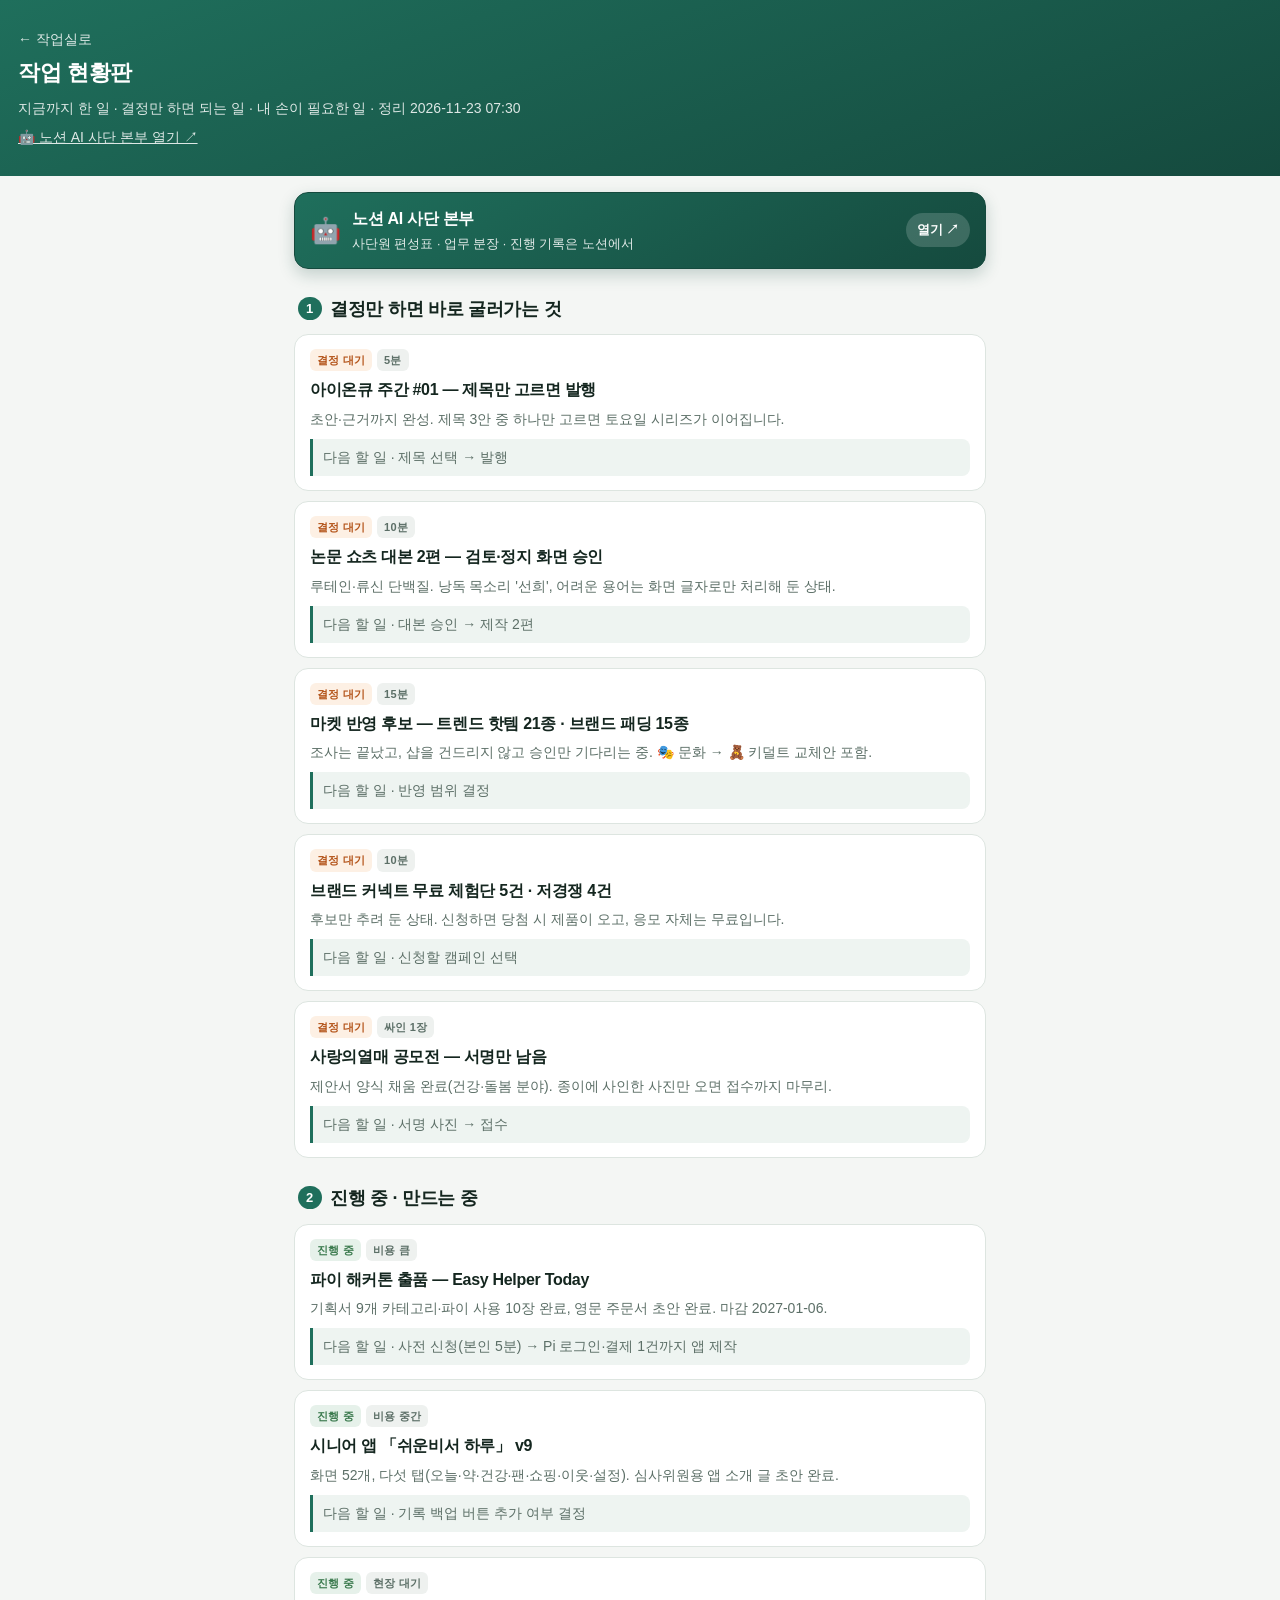
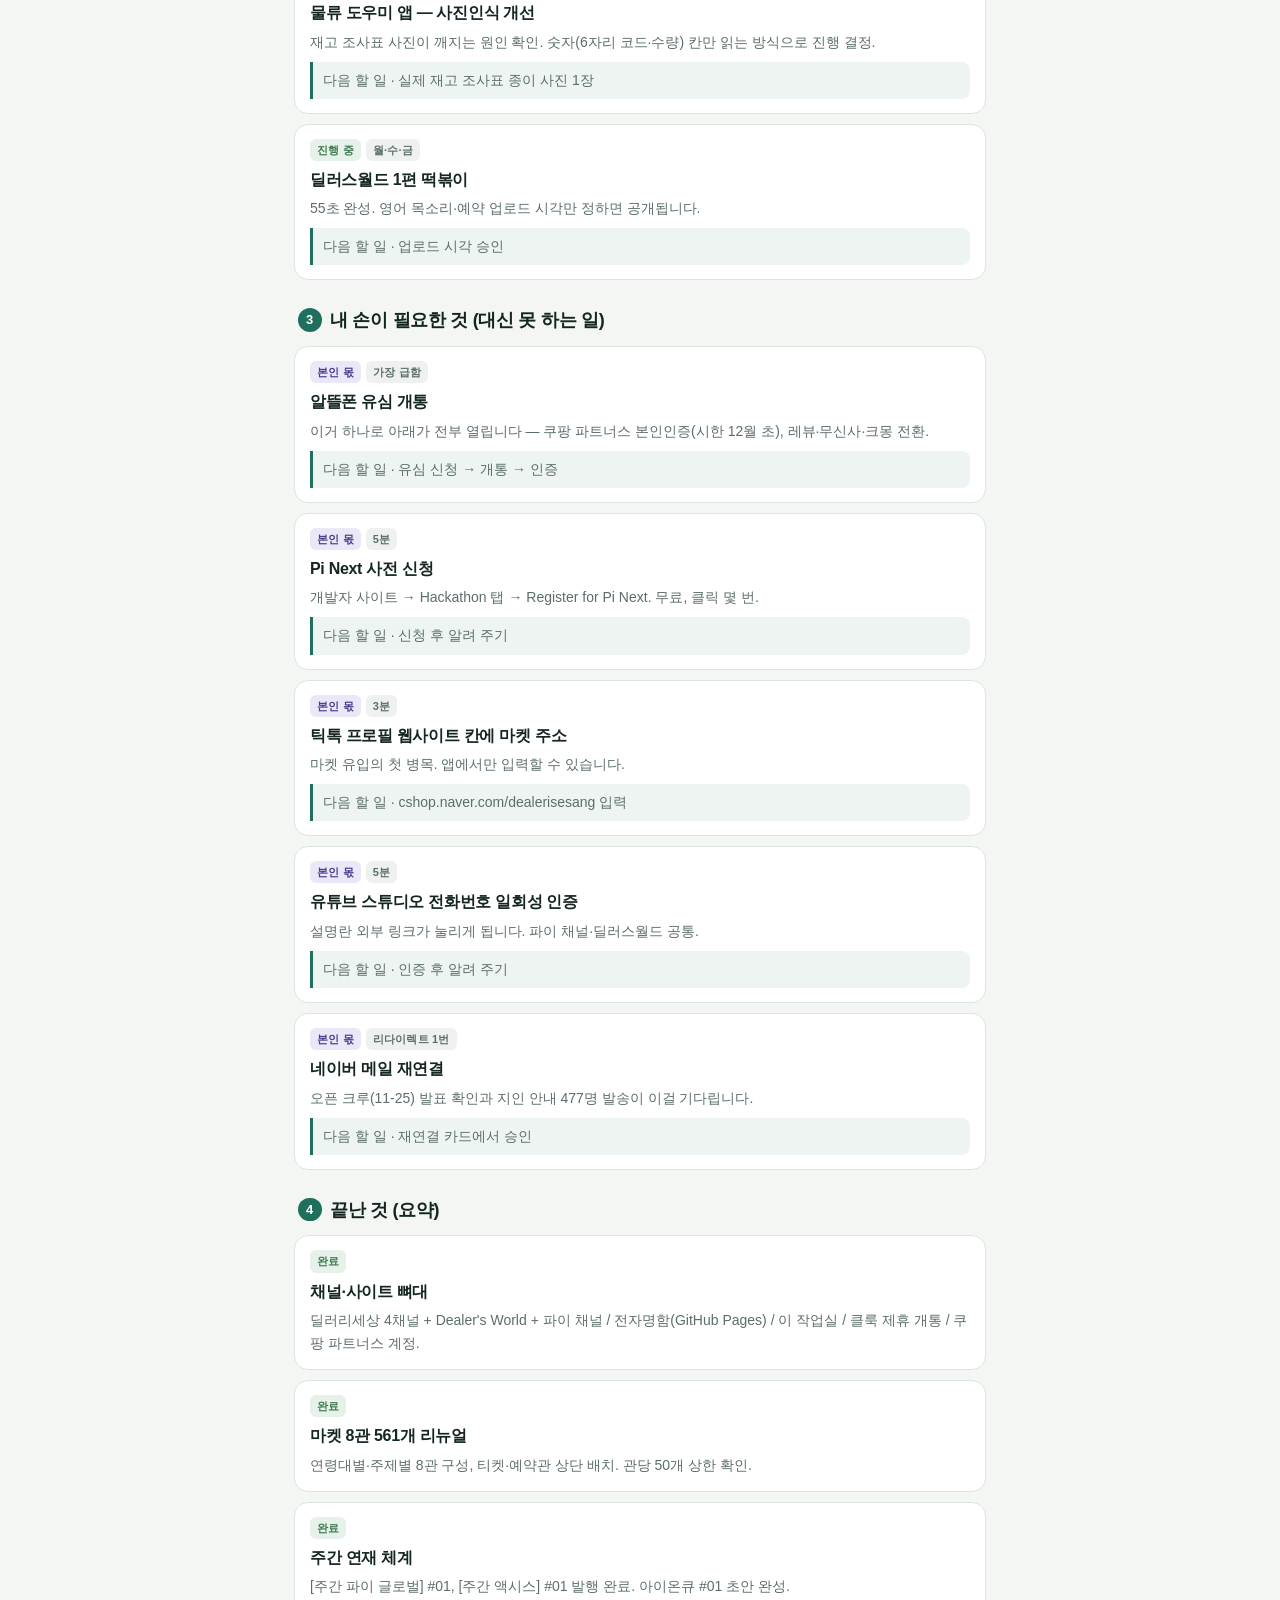
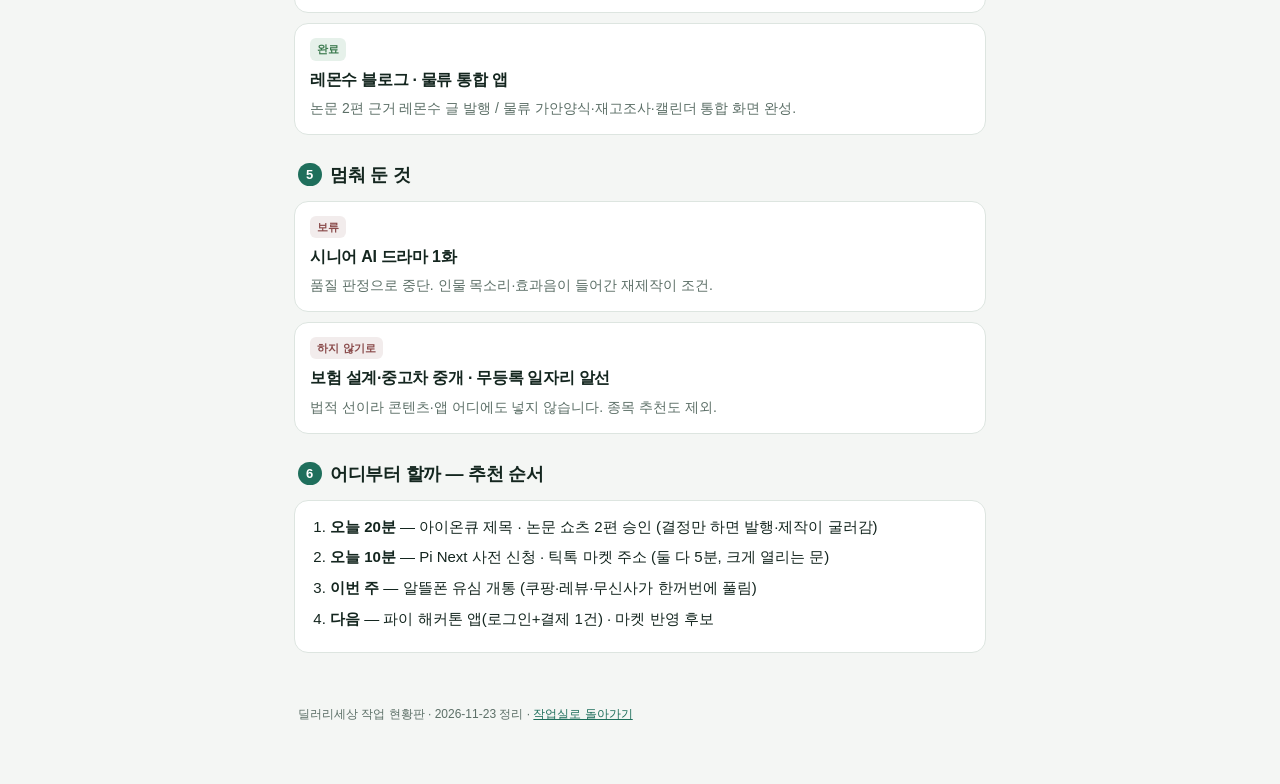
<file: progress.html>
<!doctype html>
<html lang="ko">
<head>
<meta charset="utf-8">
<meta name="viewport" content="width=device-width, initial-scale=1, viewport-fit=cover">
<meta name="theme-color" content="#1f6f5c">
<meta name="description" content="딜러리세상 작업 현황판 — 지금까지 한 일, 결정만 하면 되는 일, 내 손이 필요한 일을 한 화면에.">
<title>작업 현황판 · 딜러리세상</title>
<style>
:root{
  --bg:#f4f6f4; --card:#fff; --ink:#14261f; --mute:#5c6f67;
  --line:#dde5e0; --brand:#1f6f5c; --warn:#b4541a; --done:#3b7a4e; --wait:#8a6d1f;
}
*{box-sizing:border-box}
body{margin:0;background:var(--bg);color:var(--ink);
  font:16px/1.65 -apple-system,"Malgun Gothic","Apple SD Gothic Neo",sans-serif;
  padding:0 0 60px;-webkit-text-size-adjust:100%}
header{background:linear-gradient(160deg,#1f6f5c,#154a3e);color:#fff;padding:26px 18px 22px}
header h1{margin:0 0 6px;font-size:22px;letter-spacing:-.4px}
header p{margin:0;font-size:14px;opacity:.85}
main{padding:16px 14px;max-width:720px;margin:0 auto}
h2{font-size:18px;margin:26px 4px 10px;letter-spacing:-.3px}
h2 .n{display:inline-block;min-width:24px;font-size:13px;font-weight:700;color:#fff;
  background:var(--brand);border-radius:20px;padding:1px 8px;margin-right:8px;vertical-align:2px}
.card{background:var(--card);border:1px solid var(--line);border-radius:14px;
  padding:14px 15px;margin:0 0 10px}
.card h3{margin:0 0 6px;font-size:16px;line-height:1.4;letter-spacing:-.3px}
.card p{margin:0 0 8px;font-size:14px;color:var(--mute)}
.card p:last-child{margin-bottom:0}
.next{font-size:14px;color:var(--ink);background:#eef4f1;border-left:3px solid var(--brand);
  border-radius:0 8px 8px 0;padding:7px 10px}
.tagrow{display:flex;flex-wrap:wrap;gap:5px;margin:0 0 8px}
.tag{font-size:11px;font-weight:700;letter-spacing:.2px;border-radius:6px;padding:2px 7px;
  background:#eef1ef;color:var(--mute);white-space:nowrap}
.t-do{background:#fdf0e4;color:var(--warn)}
.t-run{background:#e6f1ea;color:var(--done)}
.t-me{background:#eae7f7;color:#4a3c8f}
.t-done{background:#e6f1ea;color:var(--done)}
.t-stop{background:#f2ecec;color:#8a4b4b}
ol.steps{padding-left:20px;margin:0}
ol.steps li{margin:0 0 6px;font-size:15px}
footer{max-width:720px;margin:26px auto 0;padding:0 18px;font-size:12px;color:var(--mute)}
a{color:var(--brand)}
.back{display:inline-block;margin:0 0 4px;font-size:14px;color:#fff;opacity:.85;text-decoration:none}
/* 🤖 노션 AI 사단 본부 — 맨 위 한 줄 바로가기 */
.nb{display:flex;align-items:center;gap:11px;text-decoration:none;color:#fff;
  background:linear-gradient(150deg,#1f6f5c,#154a3e);border:1px solid #154a3e;
  border-radius:14px;padding:13px 15px;margin:0 0 14px;
  box-shadow:0 6px 16px rgba(21,74,62,.22)}
.nb .ico{font-size:25px;line-height:1}
.nb .txt{min-width:0}
.nb b{display:block;font-size:16px;letter-spacing:-.3px}
.nb small{display:block;font-size:12.5px;opacity:.88;margin-top:2px}
.nb .go{margin-left:auto;flex:0 0 auto;font-size:12.5px;font-weight:800;white-space:nowrap;
  background:rgba(255,255,255,.17);border-radius:999px;padding:7px 11px}
.nb:active{transform:scale(.98)}
</style>
</head>
<body>
<header>
  <a class="back" href="./">← 작업실로</a>
  <h1>작업 현황판</h1>
  <p>지금까지 한 일 · 결정만 하면 되는 일 · 내 손이 필요한 일 · 정리 2026-11-23 07:30</p>
  <p style="margin-top:6px"><a class="back" href="https://app.notion.com/p/AI-42178fe6d7a18123b6aee8c15f9fa843" target="_blank" rel="noopener" style="opacity:1;text-decoration:underline">🤖 노션 AI 사단 본부 열기 ↗</a></p>
</header>

<main>

<a class="nb" href="https://app.notion.com/p/AI-42178fe6d7a18123b6aee8c15f9fa843" target="_blank" rel="noopener">
  <span class="ico" aria-hidden="true">🤖</span>
  <span class="txt">
    <b>노션 AI 사단 본부</b>
    <small>사단원 편성표 · 업무 분장 · 진행 기록은 노션에서</small>
  </span>
  <span class="go">열기 ↗</span>
</a>

<h2><span class="n">1</span>결정만 하면 바로 굴러가는 것</h2>

<div class="card">
  <div class="tagrow"><span class="tag t-do">결정 대기</span><span class="tag">5분</span></div>
  <h3>아이온큐 주간 #01 — 제목만 고르면 발행</h3>
  <p>초안·근거까지 완성. 제목 3안 중 하나만 고르면 토요일 시리즈가 이어집니다.</p>
  <p class="next">다음 할 일 · 제목 선택 → 발행</p>
</div>

<div class="card">
  <div class="tagrow"><span class="tag t-do">결정 대기</span><span class="tag">10분</span></div>
  <h3>논문 쇼츠 대본 2편 — 검토·정지 화면 승인</h3>
  <p>루테인·류신 단백질. 낭독 목소리 '선희', 어려운 용어는 화면 글자로만 처리해 둔 상태.</p>
  <p class="next">다음 할 일 · 대본 승인 → 제작 2편</p>
</div>

<div class="card">
  <div class="tagrow"><span class="tag t-do">결정 대기</span><span class="tag">15분</span></div>
  <h3>마켓 반영 후보 — 트렌드 핫템 21종 · 브랜드 패딩 15종</h3>
  <p>조사는 끝났고, 샵을 건드리지 않고 승인만 기다리는 중. 🎭 문화 → 🧸 키덜트 교체안 포함.</p>
  <p class="next">다음 할 일 · 반영 범위 결정</p>
</div>

<div class="card">
  <div class="tagrow"><span class="tag t-do">결정 대기</span><span class="tag">10분</span></div>
  <h3>브랜드 커넥트 무료 체험단 5건 · 저경쟁 4건</h3>
  <p>후보만 추려 둔 상태. 신청하면 당첨 시 제품이 오고, 응모 자체는 무료입니다.</p>
  <p class="next">다음 할 일 · 신청할 캠페인 선택</p>
</div>

<div class="card">
  <div class="tagrow"><span class="tag t-do">결정 대기</span><span class="tag">싸인 1장</span></div>
  <h3>사랑의열매 공모전 — 서명만 남음</h3>
  <p>제안서 양식 채움 완료(건강·돌봄 분야). 종이에 사인한 사진만 오면 접수까지 마무리.</p>
  <p class="next">다음 할 일 · 서명 사진 → 접수</p>
</div>

<h2><span class="n">2</span>진행 중 · 만드는 중</h2>

<div class="card">
  <div class="tagrow"><span class="tag t-run">진행 중</span><span class="tag">비용 큼</span></div>
  <h3>파이 해커톤 출품 — Easy Helper Today</h3>
  <p>기획서 9개 카테고리·파이 사용 10장 완료, 영문 주문서 초안 완료. 마감 2027-01-06.</p>
  <p class="next">다음 할 일 · 사전 신청(본인 5분) → Pi 로그인·결제 1건까지 앱 제작</p>
</div>

<div class="card">
  <div class="tagrow"><span class="tag t-run">진행 중</span><span class="tag">비용 중간</span></div>
  <h3>시니어 앱 「쉬운비서 하루」 v9</h3>
  <p>화면 52개, 다섯 탭(오늘·약·건강·팬·쇼핑·이웃·설정). 심사위원용 앱 소개 글 초안 완료.</p>
  <p class="next">다음 할 일 · 기록 백업 버튼 추가 여부 결정</p>
</div>

<div class="card">
  <div class="tagrow"><span class="tag t-run">진행 중</span><span class="tag">현장 대기</span></div>
  <h3>물류 도우미 앱 — 사진인식 개선</h3>
  <p>재고 조사표 사진이 깨지는 원인 확인. 숫자(6자리 코드·수량) 칸만 읽는 방식으로 진행 결정.</p>
  <p class="next">다음 할 일 · 실제 재고 조사표 종이 사진 1장</p>
</div>

<div class="card">
  <div class="tagrow"><span class="tag t-run">진행 중</span><span class="tag">월·수·금</span></div>
  <h3>딜러스월드 1편 떡볶이</h3>
  <p>55초 완성. 영어 목소리·예약 업로드 시각만 정하면 공개됩니다.</p>
  <p class="next">다음 할 일 · 업로드 시각 승인</p>
</div>

<h2><span class="n">3</span>내 손이 필요한 것 (대신 못 하는 일)</h2>

<div class="card">
  <div class="tagrow"><span class="tag t-me">본인 몫</span><span class="tag">가장 급함</span></div>
  <h3>알뜰폰 유심 개통</h3>
  <p>이거 하나로 아래가 전부 열립니다 — 쿠팡 파트너스 본인인증(시한 12월 초), 레뷰·무신사·크몽 전환.</p>
  <p class="next">다음 할 일 · 유심 신청 → 개통 → 인증</p>
</div>

<div class="card">
  <div class="tagrow"><span class="tag t-me">본인 몫</span><span class="tag">5분</span></div>
  <h3>Pi Next 사전 신청</h3>
  <p>개발자 사이트 → Hackathon 탭 → Register for Pi Next. 무료, 클릭 몇 번.</p>
  <p class="next">다음 할 일 · 신청 후 알려 주기</p>
</div>

<div class="card">
  <div class="tagrow"><span class="tag t-me">본인 몫</span><span class="tag">3분</span></div>
  <h3>틱톡 프로필 웹사이트 칸에 마켓 주소</h3>
  <p>마켓 유입의 첫 병목. 앱에서만 입력할 수 있습니다.</p>
  <p class="next">다음 할 일 · cshop.naver.com/dealerisesang 입력</p>
</div>

<div class="card">
  <div class="tagrow"><span class="tag t-me">본인 몫</span><span class="tag">5분</span></div>
  <h3>유튜브 스튜디오 전화번호 일회성 인증</h3>
  <p>설명란 외부 링크가 눌리게 됩니다. 파이 채널·딜러스월드 공통.</p>
  <p class="next">다음 할 일 · 인증 후 알려 주기</p>
</div>

<div class="card">
  <div class="tagrow"><span class="tag t-me">본인 몫</span><span class="tag">리다이렉트 1번</span></div>
  <h3>네이버 메일 재연결</h3>
  <p>오픈 크루(11-25) 발표 확인과 지인 안내 477명 발송이 이걸 기다립니다.</p>
  <p class="next">다음 할 일 · 재연결 카드에서 승인</p>
</div>

<h2><span class="n">4</span>끝난 것 (요약)</h2>

<div class="card">
  <div class="tagrow"><span class="tag t-done">완료</span></div>
  <h3>채널·사이트 뼈대</h3>
  <p>딜러리세상 4채널 + Dealer's World + 파이 채널 / 전자명함(GitHub Pages) / 이 작업실 / 클룩 제휴 개통 / 쿠팡 파트너스 계정.</p>
</div>

<div class="card">
  <div class="tagrow"><span class="tag t-done">완료</span></div>
  <h3>마켓 8관 561개 리뉴얼</h3>
  <p>연령대별·주제별 8관 구성, 티켓·예약관 상단 배치. 관당 50개 상한 확인.</p>
</div>

<div class="card">
  <div class="tagrow"><span class="tag t-done">완료</span></div>
  <h3>주간 연재 체계</h3>
  <p>[주간 파이 글로벌] #01, [주간 액시스] #01 발행 완료. 아이온큐 #01 초안 완성.</p>
</div>

<div class="card">
  <div class="tagrow"><span class="tag t-done">완료</span></div>
  <h3>레몬수 블로그 · 물류 통합 앱</h3>
  <p>논문 2편 근거 레몬수 글 발행 / 물류 가안양식·재고조사·캘린더 통합 화면 완성.</p>
</div>

<h2><span class="n">5</span>멈춰 둔 것</h2>

<div class="card">
  <div class="tagrow"><span class="tag t-stop">보류</span></div>
  <h3>시니어 AI 드라마 1화</h3>
  <p>품질 판정으로 중단. 인물 목소리·효과음이 들어간 재제작이 조건.</p>
</div>

<div class="card">
  <div class="tagrow"><span class="tag t-stop">하지 않기로</span></div>
  <h3>보험 설계·중고차 중개 · 무등록 일자리 알선</h3>
  <p>법적 선이라 콘텐츠·앱 어디에도 넣지 않습니다. 종목 추천도 제외.</p>
</div>

<h2><span class="n">6</span>어디부터 할까 — 추천 순서</h2>

<div class="card">
  <ol class="steps">
    <li><b>오늘 20분</b> — 아이온큐 제목 · 논문 쇼츠 2편 승인 (결정만 하면 발행·제작이 굴러감)</li>
    <li><b>오늘 10분</b> — Pi Next 사전 신청 · 틱톡 마켓 주소 (둘 다 5분, 크게 열리는 문)</li>
    <li><b>이번 주</b> — 알뜰폰 유심 개통 (쿠팡·레뷰·무신사가 한꺼번에 풀림)</li>
    <li><b>다음</b> — 파이 해커톤 앱(로그인+결제 1건) · 마켓 반영 후보</li>
  </ol>
</div>

</main>

<footer>
  딜러리세상 작업 현황판 · 2026-11-23 정리 · <a href="./">작업실로 돌아가기</a>
</footer>
</body>
</html>
</file>
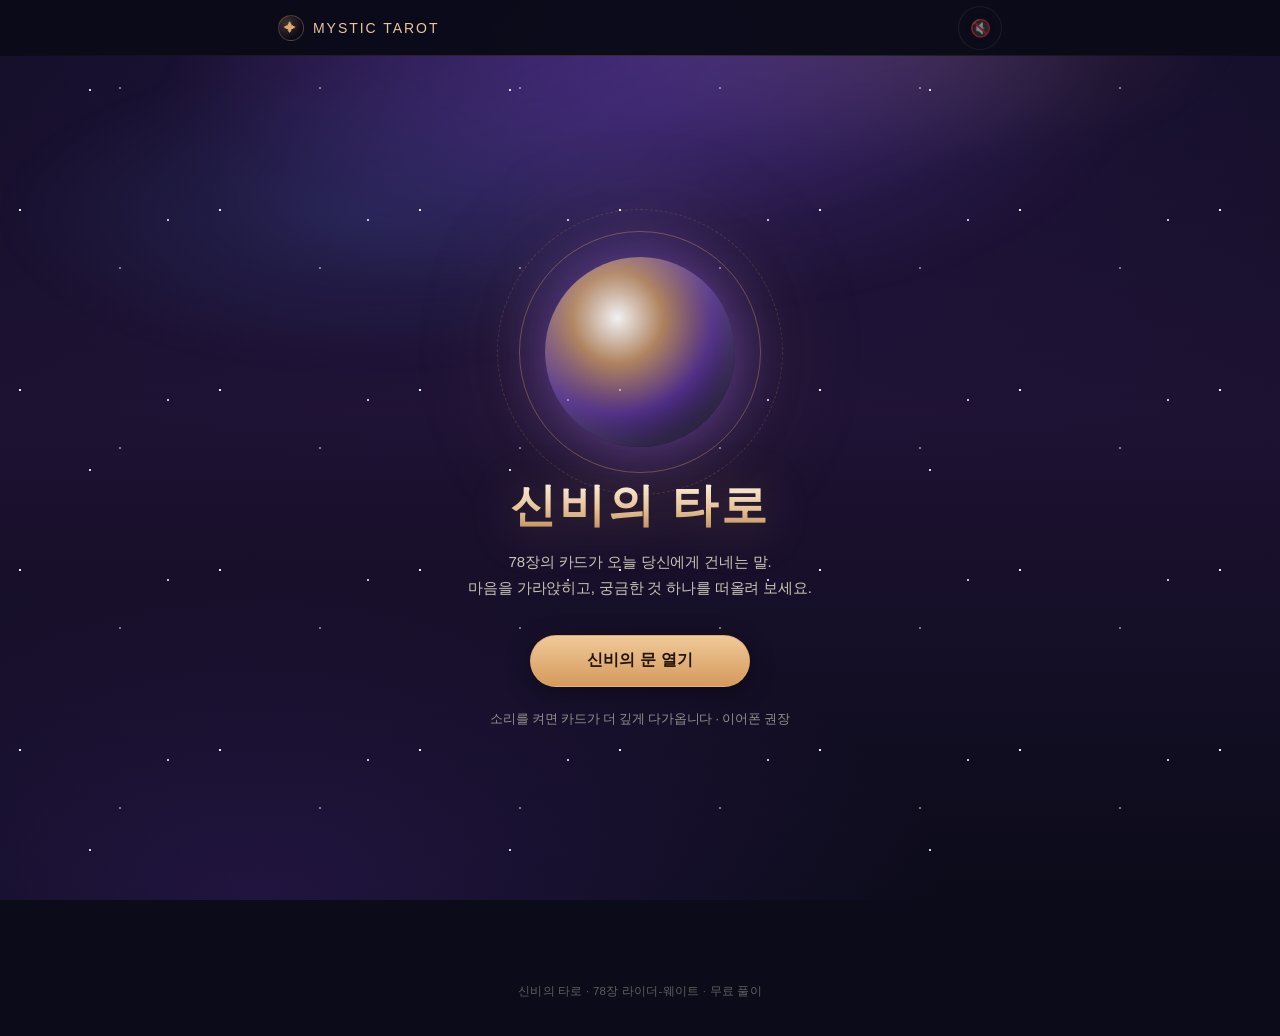
<file: tarot.html>
<!doctype html>
<html lang="ko">
<head>
<meta charset="utf-8">
<meta name="viewport" content="width=device-width, initial-scale=1, viewport-fit=cover">
<meta name="theme-color" content="#0B0B19">
<meta name="description" content="신비의 타로 — 78장 라이더-웨이트 카드로 보는 오늘의 1장과 고민별 3장 풀이. 연애·재회, 금전, 직장·사업, 종합 흐름.">
<meta property="og:title" content="신비의 타로">
<meta property="og:description" content="78장 카드 · 오늘의 1장 · 고민별 3장 풀이">
<meta property="og:type" content="website">
<title>신비의 타로 · 78장 풀이</title>
<style>
:root{
  --navy:#0B0B19;
  --purple:#1E1233;
  --rose:#E0A96D;
  --rose-soft:#e9c69b;
  --ivory:#f0efe9;
  --ivory-dim:#c9c4b7;
  --glass:rgba(15,15,30,0.78);
  --line:rgba(224,169,109,0.28);
  --maxw:760px;
}
*{box-sizing:border-box}
html,body{margin:0;padding:0}
html{-webkit-text-size-adjust:100%}
body{word-break:keep-all;overflow-wrap:anywhere;overflow-x:hidden;overflow-x:clip}
body{
  min-height:100vh;
  background:var(--navy);
  color:var(--ivory);
  font-family:"Pretendard","Apple SD Gothic Neo","Malgun Gothic","Noto Sans KR",-apple-system,BlinkMacSystemFont,"Segoe UI",sans-serif;
  font-size:16px;
  line-height:1.72;
  letter-spacing:-0.01em;
  overflow-x:hidden;
  -webkit-font-smoothing:antialiased;
}
/* ── 배경: 성운 + 별 3중 반짝임 ────────────────────────── */
.bg{position:fixed;inset:0;z-index:-3;background:
  radial-gradient(120% 80% at 50% 0%, rgba(96,58,168,.55) 0%, rgba(46,26,86,.35) 32%, rgba(11,11,25,0) 68%),
  radial-gradient(90% 60% at 20% 100%, rgba(60,32,110,.45), rgba(11,11,25,0) 60%),
  linear-gradient(180deg,#0B0B19 0%, #1E1233 46%, #0B0B19 100%);
}
.bgclip{position:fixed;inset:0;overflow:hidden;z-index:-2;pointer-events:none}
.nebula{position:absolute;left:-10%;right:-10%;top:-20%;height:80vh;
  background:radial-gradient(45% 40% at 50% 40%, rgba(138,92,246,.22), rgba(138,92,246,0) 70%),
             radial-gradient(30% 26% at 68% 30%, rgba(224,169,109,.12), rgba(224,169,109,0) 70%),
             radial-gradient(34% 30% at 32% 55%, rgba(88,140,255,.14), rgba(88,140,255,0) 70%);
  filter:blur(12px);
  animation:neb 26s ease-in-out infinite alternate;
}
@keyframes neb{from{transform:translate3d(0,0,0) scale(1)}to{transform:translate3d(0,2.5%,0) scale(1.06)}}
.stars{position:fixed;inset:0;z-index:-1;pointer-events:none;overflow:hidden}
.stars i{position:absolute;inset:0;display:block;background-repeat:repeat;}
.stars .s1{background-image:radial-gradient(1.5px 1.5px at 20px 30px, rgba(255,255,255,.95) 50%, transparent 51%),
  radial-gradient(1.4px 1.4px at 120px 88px, rgba(255,246,224,.9) 50%, transparent 51%),
  radial-gradient(1.2px 1.2px at 76px 140px, rgba(255,255,255,.8) 50%, transparent 51%),
  radial-gradient(1.6px 1.6px at 168px 40px, rgba(226,208,255,.9) 50%, transparent 51%);
  background-size:200px 180px;animation:tw1 6s ease-in-out infinite;}
.stars .s2{background-image:radial-gradient(1px 1px at 44px 66px, rgba(255,255,255,.7) 50%, transparent 51%),
  radial-gradient(1px 1px at 140px 120px, rgba(224,169,109,.75) 50%, transparent 51%),
  radial-gradient(1.1px 1.1px at 220px 24px, rgba(255,255,255,.65) 50%, transparent 51%);
  background-size:260px 240px;animation:tw2 9s ease-in-out infinite;}
.stars .s3{background-image:radial-gradient(1.8px 1.8px at 90px 90px, rgba(255,255,255,.85) 50%, transparent 51%),
  radial-gradient(1.2px 1.2px at 300px 180px, rgba(214,190,255,.7) 50%, transparent 51%);
  background-size:420px 380px;animation:tw3 13s ease-in-out infinite;}
@keyframes tw1{0%,100%{opacity:.55}50%{opacity:1}}
@keyframes tw2{0%,100%{opacity:.9}50%{opacity:.35}}
@keyframes tw3{0%,100%{opacity:.4;transform:translateY(0)}50%{opacity:.85;transform:translateY(-3px)}}
@media (prefers-reduced-motion:reduce){
  .stars i,.nebula{animation:none!important}
  .card-inner{transition-duration:.01ms!important}
}
/* ── 공통 ─────────────────────────────────────────── */
.wrap{width:100%;max-width:var(--maxw);margin:0 auto;padding:0 18px env(safe-area-inset-bottom,0)}
button{font-family:inherit;color:inherit;cursor:pointer}
.btn{
  display:inline-flex;align-items:center;justify-content:center;gap:8px;
  min-height:52px;padding:0 22px;border-radius:999px;border:1px solid var(--line);
  background:linear-gradient(180deg, rgba(224,169,109,.16), rgba(224,169,109,.05));
  color:var(--ivory);font-size:16px;font-weight:600;letter-spacing:.01em;
  transition:transform .15s ease, box-shadow .25s ease, background .25s ease;
  box-shadow:0 6px 24px rgba(0,0,0,.35), inset 0 1px 0 rgba(255,255,255,.06);
}
.btn{text-decoration:none}
.btn:hover{background:linear-gradient(180deg, rgba(224,169,109,.26), rgba(224,169,109,.08));box-shadow:0 8px 30px rgba(224,169,109,.18)}
.btn:active{transform:translateY(1px) scale(.995)}
.btn.gold{border-color:rgba(224,169,109,.7);background:linear-gradient(180deg,#f0c998,#d59a5c);color:#221408;font-weight:700}
.btn.ghost{background:rgba(255,255,255,.03);border-color:rgba(255,255,255,.14);font-weight:500;min-height:44px;font-size:14px;padding:0 16px}
:focus-visible{outline:2px solid var(--rose);outline-offset:3px}
.screen{display:none;padding:28px 0 60px}
.screen.active{display:block;animation:fade .5s ease}
@keyframes fade{from{opacity:0;transform:translateY(8px)}to{opacity:1;transform:none}}
/* ── 상단 바 ──────────────────────────────────────── */
.topbar{position:sticky;top:0;z-index:50;height:56px;
  background:rgba(11,11,25,.975);backdrop-filter:blur(14px);-webkit-backdrop-filter:blur(14px);}
.topbar::after{content:"";position:absolute;left:0;right:0;bottom:0;height:1px;
  background:linear-gradient(90deg,transparent,rgba(224,169,109,.22),transparent)}
.topbar-in{max-width:var(--maxw);margin:0 auto;padding:0 18px;height:100%;
  display:flex;align-items:center;justify-content:space-between;gap:10px}
.brand{display:flex;align-items:center;gap:9px;font-size:14px;letter-spacing:.14em;color:var(--rose-soft);text-transform:uppercase}
.brand .mark{width:26px;height:26px;display:grid;place-items:center;border:1px solid var(--line);border-radius:50%;
  font-size:12px;color:var(--rose);background:radial-gradient(circle at 30% 30%, rgba(224,169,109,.25), transparent 70%)}
.soundbtn{width:44px;height:44px;border-radius:50%;border:1px solid var(--line);background:rgba(15,15,30,.6);
  display:grid;place-items:center;backdrop-filter:blur(8px);font-size:17px;line-height:1;transition:all .2s ease}
.soundbtn[aria-pressed="false"]{opacity:.5;border-color:rgba(255,255,255,.14)}
.soundbtn:hover{border-color:var(--rose);box-shadow:0 0 18px rgba(224,169,109,.25)}
/* ── 인트로 ──────────────────────────────────────── */
#intro{min-height:100svh;flex-direction:column;justify-content:center;align-items:center;text-align:center;padding-bottom:40px}
#intro.active{display:flex}
.orb{position:relative;width:190px;height:190px;margin-bottom:30px;border-radius:50%;
  background:radial-gradient(circle at 38% 32%, rgba(255,255,255,.94), rgba(224,169,109,.75) 26%, rgba(120,70,200,.55) 55%, rgba(20,14,40,.9) 78%);
  box-shadow:0 0 60px rgba(140,90,230,.55), 0 0 140px rgba(224,169,109,.22), inset 0 0 40px rgba(255,255,255,.18);
  animation:orb 7s ease-in-out infinite;}
.orb::after{content:"";position:absolute;inset:-26px;border-radius:50%;border:1px solid rgba(224,169,109,.35);
  animation:ring 9s linear infinite;}
.orb::before{content:"";position:absolute;inset:-48px;border-radius:50%;border:1px dashed rgba(224,169,109,.18);
  animation:ring 26s linear infinite reverse;}
@keyframes orb{0%,100%{transform:scale(1)}50%{transform:scale(1.045)}}
@keyframes ring{to{transform:rotate(360deg)}}
h1.title{font-size:clamp(30px,9vw,46px);line-height:1.25;margin:0 0 14px;font-weight:800;letter-spacing:.06em;
  background:linear-gradient(180deg,#fff8ec,#e7c294 55%,#b98450);-webkit-background-clip:text;background-clip:text;color:transparent;
  filter:drop-shadow(0 4px 24px rgba(224,169,109,.28))}
.sub{color:var(--ivory-dim);font-size:15px;margin:0 auto 34px;max-width:420px}
.enter-note{margin-top:22px;font-size:12.5px;color:rgba(201,196,183,.7)}
/* ── 모드 선택 ───────────────────────────────────── */
.eyebrow{font-size:12px;letter-spacing:.28em;color:var(--rose);text-transform:uppercase;margin:34px 0 10px}
h2.sec{font-size:clamp(22px,5.4vw,28px);margin:0 0 8px;font-weight:700;letter-spacing:.01em}
.lede{color:var(--ivory-dim);font-size:14.5px;margin:0 0 22px}
.modes{display:grid;gap:12px;grid-template-columns:1fr}
@media(min-width:620px){.modes{grid-template-columns:1fr 1fr}}
.mode{position:relative;display:flex;gap:14px;align-items:center;text-align:left;padding:18px 18px;border-radius:18px;
  border:1px solid rgba(224,169,109,.22);background:linear-gradient(150deg, rgba(30,18,51,.86), rgba(15,15,30,.72));
  transition:transform .18s ease, border-color .2s ease, box-shadow .25s ease;width:100%;overflow:hidden}
.mode::after{content:"";position:absolute;right:-30px;top:-30px;width:100px;height:100px;border-radius:50%;
  background:radial-gradient(circle,rgba(224,169,109,.18),transparent 70%);opacity:.7}
.mode:hover, .mode:focus-visible{border-color:rgba(224,169,109,.6);transform:translateY(-2px);box-shadow:0 12px 34px rgba(0,0,0,.45)}
.mode .ico{font-size:24px;width:44px;height:44px;flex:0 0 44px;display:grid;place-items:center;border-radius:12px;
  background:radial-gradient(circle at 30% 30%, rgba(224,169,109,.22), rgba(224,169,109,.04));border:1px solid rgba(224,169,109,.2)}
.mode b{display:block;font-size:16.5px;font-weight:700;margin-bottom:2px}
.mode small{display:block;color:var(--ivory-dim);font-size:13px;line-height:1.55}
.mode .count{margin-left:auto;font-size:11px;letter-spacing:.1em;color:var(--rose);border:1px solid var(--line);
  border-radius:999px;padding:2px 9px;white-space:nowrap;align-self:flex-start}
/* 최근 기록 */
.hist{margin-top:30px}
.hist h3{font-size:13px;letter-spacing:.18em;color:var(--rose);text-transform:uppercase;font-weight:600;margin:0 0 10px}
.hist-list{display:grid;gap:8px}
.hist-item{display:flex;align-items:center;gap:12px;width:100%;text-align:left;padding:11px 14px;border-radius:14px;
  border:1px solid rgba(255,255,255,.08);background:rgba(15,15,30,.55);font-size:13.5px;color:var(--ivory-dim)}
.hist-item:hover{border-color:rgba(224,169,109,.4);color:var(--ivory)}
.hist-item .d{color:var(--rose-soft);font-variant-numeric:tabular-nums;font-size:12.5px;white-space:nowrap}
.hist-item .n{flex:1;overflow:hidden;text-overflow:ellipsis;white-space:nowrap}
/* ── 셔플 & 뽑기 ─────────────────────────────────── */
#pick .stage{margin-top:6px}
.pick-head{text-align:center;margin-bottom:4px}
.pick-head h2{margin:0 0 6px;font-size:22px}
.pick-head p{margin:0;color:var(--ivory-dim);font-size:14px}
.counter{display:inline-flex;gap:6px;margin:14px 0 4px}
.counter span{width:7px;height:7px;border-radius:50%;background:rgba(255,255,255,.2)}
.counter span.on{background:var(--rose);box-shadow:0 0 10px rgba(224,169,109,.8)}
.deck{position:relative;display:flex;flex-wrap:wrap;justify-content:center;gap:10px;margin:22px auto 8px;max-width:640px}
.deckcard{position:relative;width:78px;will-change:transform;aspect-ratio:280/470;border-radius:8px;border:1px solid rgba(224,169,109,.45);
  background-color:#140d28;overflow:hidden;transition:transform .2s ease, box-shadow .2s ease;
  box-shadow:0 8px 20px rgba(0,0,0,.5), inset 0 0 20px rgba(120,70,200,.25)}
@media(min-width:520px){.deckcard{width:88px}}
.deckcard .back{position:absolute;inset:0;overflow:hidden;border-radius:7px}
.back svg{display:block;width:100%;height:100%}
.deckcard:hover:not(.taken), .deckcard:focus-visible:not(.taken){transform:translateY(-8px) scale(1.04) rotate(0deg)!important;box-shadow:0 14px 30px rgba(224,169,109,.3);z-index:2}
.deckcard.taken{opacity:.25;pointer-events:none;transform:scale(.94)}
.deckcard .glow{position:absolute;inset:0;opacity:0;transition:opacity .5s ease;
  background:radial-gradient(circle at 50% 50%, rgba(240,201,152,.5), transparent 65%)}
.deckcard.pulse .glow{opacity:1}
.deck.shuffling .deckcard{animation:shuf .5s ease-in-out}
@keyframes shuf{0%,100%{transform:none}50%{transform:translateY(-7px) rotate(-2deg)}}
.hint{text-align:center;color:rgba(201,196,183,.75);font-size:13px;margin:14px 0 0}
.picked-row{display:flex;gap:10px;justify-content:center;margin:18px 0 0;min-height:0}
.picked-row .mini{width:46px;aspect-ratio:280/470;border-radius:6px;border:1px solid rgba(224,169,109,.5);background-color:#140d28;background-image:url(tarot-cards.webp);background-size:800% 1000%;filter:brightness(.9)}
.picked-row .mini.rev{transform:rotate(180deg)}
/* ── 3D 카드 ─────────────────────────────────────── */
.card3d{perspective:1200px;width:100%}
.card-inner{position:relative;width:100%;aspect-ratio:280/470;transform-style:preserve-3d;
  transition:transform .95s cubic-bezier(.3,.7,.2,1)}
.card-inner.flipped{transform:rotateY(180deg)}
.face{position:absolute;inset:0;backface-visibility:hidden;-webkit-backface-visibility:hidden;border-radius:10px;overflow:hidden;
  border:1px solid rgba(224,169,109,.5);box-shadow:0 14px 40px rgba(0,0,0,.55), 0 0 30px rgba(140,90,230,.15)}
.face.back{background-color:#140d28;overflow:hidden}
.face.front{transform:rotateY(180deg);background-color:#0f0b1e;background-image:url(tarot-cards.webp);background-size:800% 1000%}
.face.front.rev{transform:rotateY(180deg) rotate(180deg)}
/* ── 결과 ────────────────────────────────────────── */
.result-top{display:flex;flex-direction:column;align-items:center;text-align:center}
.spread-name{font-size:12px;letter-spacing:.24em;color:var(--rose);text-transform:uppercase;margin:18px 0 6px}
.spread-q{font-size:20px;font-weight:700;margin:0 0 4px}
.spread-date{font-size:12.5px;color:rgba(201,196,183,.65);margin:0}
.cards-row{display:grid;gap:12px;margin:26px 0 6px;width:100%}
.cards-row.n1{grid-template-columns:minmax(0,200px);justify-content:center}
.cards-row.n3{grid-template-columns:repeat(3,minmax(0,1fr))}
@media(min-width:620px){.cards-row.n3{grid-template-columns:repeat(3,minmax(0,170px));justify-content:center;gap:22px}}
.card-cell{display:flex;flex-direction:column;align-items:center;gap:8px}
.pos{font-size:11px;letter-spacing:.08em;color:var(--rose-soft);text-align:center;line-height:1.35}
.orient{font-size:10.5px;padding:2px 8px;border-radius:999px;border:1px solid var(--line);color:var(--ivory-dim);white-space:nowrap}
.orient.rev{color:#f3b9b0;border-color:rgba(243,185,176,.4)}
.card-name{font-size:13.5px;font-weight:600;text-align:center;line-height:1.4;min-height:2.8em;display:flex;align-items:center;justify-content:center}
/* 탭 */
.tabs-wrap{position:sticky;top:56px;z-index:30;margin:26px calc(50% - 50vw) 0;padding:8px 0 8px;
  background:rgba(11,11,25,.96);backdrop-filter:blur(12px);-webkit-backdrop-filter:blur(12px);
  box-shadow:0 12px 24px rgba(11,11,25,.5);}
.tabs{display:flex;gap:8px;overflow-x:auto;padding:2px 18px 6px;scrollbar-width:none;-webkit-overflow-scrolling:touch}
.tabs::-webkit-scrollbar{display:none}
.tab{flex:0 0 auto;padding:9px 15px;border-radius:999px;border:1px solid rgba(255,255,255,.13);
  background:rgba(255,255,255,.03);font-size:13.5px;color:var(--ivory-dim);white-space:nowrap;transition:all .2s ease}
.tab[aria-selected="true"]{color:#221408;background:linear-gradient(180deg,#f0c998,#d59a5c);border-color:transparent;font-weight:700;
  box-shadow:0 6px 20px rgba(224,169,109,.3)}
.panel{margin-top:6px}
.panel-block{background:var(--glass);backdrop-filter:blur(12px);-webkit-backdrop-filter:blur(12px);
  border:1px solid rgba(224,169,109,.16);border-radius:18px;padding:20px 18px;margin-bottom:14px;
  box-shadow:0 10px 36px rgba(0,0,0,.35)}
.panel-block .pb-head{display:flex;align-items:center;gap:10px;flex-wrap:wrap;margin-bottom:12px;padding-bottom:11px;
  border-bottom:1px solid rgba(224,169,109,.14)}
.pb-head .nm{font-size:15px;font-weight:700;color:#fdf6e9}
.pb-head .pos-tag{font-size:11px;color:var(--rose);border:1px solid var(--line);border-radius:999px;padding:2px 9px}
.panel-block p{margin:0 0 14px;color:#e8e5dc;font-size:15.2px}
.panel-block p:last-child{margin-bottom:0}
/* 한 줄 질문 */
.qbox{margin:0 0 18px;padding:14px 14px 12px;border-radius:16px;
  border:1px solid rgba(224,169,109,.22);background:linear-gradient(160deg,rgba(30,18,51,.72),rgba(15,15,30,.55))}
.qbox label{display:block;font-size:12.5px;letter-spacing:.04em;color:var(--rose);margin:0 0 7px}
.qbox input{width:100%;padding:11px 12px;border-radius:10px;outline:none;
  background:rgba(255,255,255,.045);border:1px solid rgba(255,255,255,.13);
  color:var(--ivory);font-family:inherit;font-size:15px;line-height:1.5}
.qbox input::placeholder{color:rgba(201,196,183,.5)}
.qbox input:focus{border-color:rgba(224,169,109,.65);box-shadow:0 0 0 3px rgba(224,169,109,.12)}
.qbox small{display:block;margin:7px 0 0;font-size:11.5px;color:rgba(201,196,183,.6)}
/* 조합 해석 */
.combo-block .diag{display:flex;flex-wrap:wrap;gap:6px;margin:0 0 14px}
.combo-block .diag span{font-size:11.5px;padding:3px 10px;border-radius:999px;
  border:1px solid rgba(224,169,109,.3);background:rgba(224,169,109,.09);color:#f2d8b6;white-space:nowrap}
.combo-intro{font-size:14.2px;color:#f2d8b6;background:rgba(224,169,109,.07);border-radius:10px;padding:10px 12px;margin:0 0 14px}
.combo-head{font-size:17.5px;font-weight:700;line-height:1.5;color:#fdf6e9;margin:0 0 4px}
.combo-line{font-size:14.4px;color:var(--rose-soft);margin:0 0 16px}
.story{margin:0 0 4px}
.story-p{position:relative;padding-left:28px;margin:0 0 14px;font-size:15.2px;line-height:1.78;color:#e8e5dc}
.story-p .num{position:absolute;left:0;top:4px;width:20px;height:20px;border-radius:50%;
  display:grid;place-items:center;font-size:11px;color:var(--rose);border:1px solid var(--line);background:rgba(224,169,109,.08)}
.verdict{margin-top:2px;border-top:1px solid rgba(224,169,109,.14);padding-top:13px}
.v-line{font-size:14.2px;line-height:1.75;color:#ded9cd;margin:0 0 10px}
.v-line:last-child{margin-bottom:0}
.v-line b{display:inline-block;min-width:64px;margin-right:8px;font-size:11.5px;letter-spacing:.06em;
  color:var(--rose);border:1px solid rgba(224,169,109,.28);border-radius:999px;padding:1px 8px;vertical-align:1px}
.v-line.last{color:#f4e6d2;font-weight:600}
.kw{display:flex;flex-wrap:wrap;gap:7px;margin:0 0 14px}
.kw span{font-size:12.5px;padding:4px 11px;border-radius:999px;background:rgba(224,169,109,.12);color:#f2d8b6;border:1px solid rgba(224,169,109,.22)}
.summary-line{font-size:16px;font-weight:600;color:#fdf3e3;line-height:1.7;padding-left:14px;border-left:2px solid var(--rose);margin:0 0 6px}
.sub-label{font-size:12px;letter-spacing:.1em;color:var(--rose);margin:16px 0 4px;font-weight:600}
.sub-label:first-child{margin-top:0}
.advice{background:rgba(224,169,109,.07);border-radius:12px;padding:13px 14px;margin-bottom:10px}
.advice b{display:block;font-size:12px;letter-spacing:.08em;color:var(--rose);margin-bottom:4px}
.advice p{margin:0;font-size:14.6px}
.avoid{background:rgba(210,120,120,.08);border-radius:12px;padding:13px 14px}
.avoid b{display:block;font-size:12px;letter-spacing:.08em;color:#f0a99f;margin-bottom:4px}
.avoid p{margin:0;font-size:14.6px}
/* 액션 */
.actions{display:flex;flex-wrap:wrap;gap:10px;justify-content:center;margin:30px 0 10px}
.note{font-size:12px;color:rgba(201,196,183,.6);text-align:center;margin:14px 0 0;line-height:1.6}
/* 사주 배너 */
.saju{margin:36px 0 0;border-radius:18px;border:1px dashed rgba(224,169,109,.32);padding:18px;
  background:linear-gradient(150deg, rgba(30,18,51,.7), rgba(15,15,30,.6));text-align:center}
.saju b{display:block;font-size:14.5px;color:var(--rose-soft);margin-bottom:4px}
.saju small{font-size:12.5px;color:rgba(201,196,183,.7)}
/* 모달 */
.modal{position:fixed;inset:0;z-index:80;display:none;align-items:center;justify-content:center;padding:18px;
  background:rgba(5,5,12,.86);backdrop-filter:blur(6px)}
.modal.open{display:flex}
.modal .box{max-width:min(420px,100%);width:100%;max-height:88vh;overflow:auto;background:rgba(15,15,30,.96);
  border:1px solid var(--line);border-radius:20px;padding:16px}
.modal img{width:100%;border-radius:12px;display:block;margin-bottom:12px}
.modal .row{display:flex;gap:8px;justify-content:center;flex-wrap:wrap}
.toast{position:fixed;left:50%;bottom:26px;transform:translate(-50%,20px);z-index:90;opacity:0;pointer-events:none;
  background:rgba(30,18,51,.96);border:1px solid var(--line);color:var(--ivory);font-size:13.5px;
  padding:11px 18px;border-radius:999px;transition:all .3s ease;box-shadow:0 10px 30px rgba(0,0,0,.5)}
.toast.show{opacity:1;transform:translate(-50%,0)}
.sr{position:absolute;width:1px;height:1px;overflow:hidden;clip:rect(0 0 0 0)}
footer.foot{text-align:center;font-size:11.5px;color:rgba(201,196,183,.45);padding:26px 0 34px;letter-spacing:.02em}
</style>
<!-- 카드 앞면: tarot-cards.webp (78장 스프라이트, 8열×10행) -->
</head>
<body>
<div class="bg" aria-hidden="true"></div>
<div class="bgclip" aria-hidden="true"><div class="nebula"></div></div>
<div class="stars" aria-hidden="true"><i class="s1"></i><i class="s2"></i><i class="s3"></i></div>

<header class="topbar"><div class="topbar-in">
  <div class="brand"><span class="mark">✦</span><span>Mystic Tarot</span></div>
  <button class="soundbtn" id="soundBtn" type="button" aria-pressed="true" aria-label="배경음악 켜기/끄기" title="배경음악">🔊</button>
</div></header>

<div class="wrap">

  <!-- 인트로 -->
  <section class="screen active" id="intro" aria-label="시작">
    <div class="orb" aria-hidden="true"></div>
    <h1 class="title">신비의 타로</h1>
    <p class="sub">78장의 카드가 오늘 당신에게 건네는 말.<br>마음을 가라앉히고, 궁금한 것 하나를 떠올려 보세요.</p>
    <button class="btn gold" id="enterBtn" type="button" style="min-width:220px">신비의 문 열기</button>
    <p class="enter-note">소리를 켜면 카드가 더 깊게 다가옵니다 · 이어폰 권장</p>
  </section>

  <!-- 모드 선택 -->
  <section class="screen" id="home" aria-label="고민 선택">
    <div class="eyebrow">Step 1</div>
    <h2 class="sec">오늘은 무엇이 궁금한가요?</h2>
    <p class="lede">고민을 하나 고르면 그에 맞는 자리로 카드를 펼쳐 드립니다.</p>
    <div class="modes" id="modeList"></div>
    <div class="hist" id="histWrap" hidden>
      <h3>최근 뽑기</h3>
      <div class="hist-list" id="histList"></div>
    </div>
    <div class="saju">
      <b>사주 풀이 연결 · 준비 중</b>
      <small>생년월일 사주까지 함께 보는 통합 풀이를 준비하고 있습니다.</small>
    </div>
  </section>

  <!-- 뽑기 -->
  <section class="screen" id="pick" aria-label="카드 뽑기">
    <div class="pick-head">
      <div class="eyebrow" style="margin-top:0">Step 2</div>
      <h2 id="pickTitle">카드를 고르세요</h2>
      <p id="pickSub">마음을 가다듬고, 끌리는 카드에 손을 얹어 보세요.</p>
      <div class="counter" id="counter" aria-hidden="true"></div>
    </div>
    <div class="qbox">
      <label for="qInput">한 줄 질문 <span style="opacity:.6">(선택)</span></label>
      <input id="qInput" type="text" maxlength="60" autocomplete="off"
             placeholder="지금 마음에 걸리는 고민을 한 줄로 적어 보세요">
      <small>비워 두고 바로 뽑아도 괜찮습니다. 적으면 풀이와 저장 기록에 함께 담깁니다.</small>
    </div>
    <div class="deck" id="deck"></div>
    <div class="picked-row" id="pickedRow"></div>
    <p class="hint" id="pickHint"></p>
    <div class="actions"><button class="btn ghost" id="backHome" type="button">← 다른 고민 고르기</button></div>
  </section>

  <!-- 결과 -->
  <section class="screen" id="result" aria-label="풀이 결과">
    <div class="result-top">
      <div class="spread-name" id="rSpread">오늘의 1장</div>
      <p class="spread-q" id="rQuestion"></p>
      <p class="spread-date" id="rDate"></p>
    </div>
    <div class="cards-row" id="rCards"></div>
    <div class="tabs-wrap"><div class="tabs" id="tabs" role="tablist" aria-label="풀이 항목"></div></div>
    <div class="panel" id="panel" role="tabpanel"></div>
    <div class="actions">
      <button class="btn" id="againBtn" type="button">다시 뽑기</button>
      <button class="btn ghost" id="saveBtn" type="button">📷 요약 카드 저장</button>
      <button class="btn ghost" id="homeBtn" type="button">처음으로</button>
    </div>
    <p class="note">타로는 정답을 알려주는 도구가 아니라, 지금 내 마음을 비추는 거울입니다.<br>큰 결정은 하루만 묵혀 두고 다시 보세요.</p>
    <div class="saju">
      <b>사주 풀이 연결 · 준비 중</b>
      <small>생년월일 사주까지 함께 보는 통합 풀이를 준비하고 있습니다.</small>
    </div>
  </section>

  <footer class="foot">신비의 타로 · 78장 라이더-웨이트 · 무료 풀이</footer>
</div>

<div class="modal" id="modal" role="dialog" aria-modal="true" aria-label="요약 카드 이미지">
  <div class="box">
    <img id="modalImg" alt="풀이 요약 카드">
    <div class="row">
      <a class="btn gold" id="dlLink" download="tarot-summary.png" href="#">이미지 저장</a>
      <button class="btn ghost" id="modalClose" type="button">닫기</button>
    </div>
    <p class="note" style="margin-top:10px">모바일에서는 이미지를 길게 눌러 저장할 수도 있습니다.</p>
  </div>
</div>
<div class="toast" id="toast" role="status" aria-live="polite"></div>

<script id="tarotData" type="application/json">{"cards":[{"id":"major-00","arcana":"major","suit":null,"suitKr":null,"element":null,"num":0,"rankKr":null,"name":"바보","nameEn":"The Fool","order":0,"upright":{"keywords":["시작","순수","도약","무모함","자유"],"summary":"짐을 다 버리고 절벽 끝에서 한 발 내딛는 순간이에요. 그게 용기인지 무모함인지는 착지해 봐야 알죠.","symbol":"바보는 화사한 옷을 입고 절벽 끝에 서 있어요. 발끝 바로 아래가 뚝 끊긴 낭떠러지인데도 고개는 위로 향해 있고, 얼굴에는 겁이라는 게 없어요. 왼손에는 흰 장미를 가볍게 쥐고 있고, 오른쪽 어깨 너머로는 작은 보따리를 매단 지팡이를 걸쳤어요. 보따리가 저렇게 작다는 건 가진 게 별로 없다는 뜻이에요. 미련 없이 정리하고 나온 사람이라는 거죠. 발치에서 짖는 작은 흰 강아지는 본능이에요. \"야, 앞 좀 봐\" 하고 옷자락을 물어당기는 경고인데, 정작 주인은 하늘만 보고 있어요. 뒤로는 해가 환하게 떠 있고 흰 구름과 먼 산이 펼쳐져요. 출발 자체는 분명히 밝은 쪽이에요. 이 그림이 말하는 건 \"준비됐을 때 시작하는 게 아니라, 시작하고 나서 준비하게 된다\"는 거예요. 다만 절벽 끝이라는 사실은 지우지 마세요. 같은 발걸음도 발밑을 확인하고 내딛는 것과 눈 감고 내딛는 것은 완전히 달라요.","love":{"crush":"상대는 당신을 '같이 있으면 재밌는 사람'으로 보고 있어요. 다만 그 호감에는 아직 계산서가 없어요. 장난처럼 말 한번 걸어보세요. 첫 단추를 진지한 고백으로 끼우면 이 사람은 뒷걸음부터 쳐요.","couple":"관계에 새 바람이 필요한 시기예요. 늘 가던 데이트 코스를 버리고 처음 만난 날처럼 가볍게 놀아보세요. 반대로 상대가 자유만 강조하고 약속은 계속 미루고 있다면, 그건 애정이 아니라 회피일 수 있어요.","reunion":"예전 그대로 다시 만나자는 카드는 아니에요. 같은 문제를 안고 돌아오면 같은 자리에서 또 헤어져요. 상대가 가볍게 안부를 던져온다면 반가움보다 \"뭐가 달라졌지?\"를 먼저 보세요.","solo":"뜻밖의 자리에서 눈이 번쩍 뜨이는 사람을 만나요. 여행, 처음 나가본 모임, 가본 적 없는 동네일수록 확률이 높아요. 나올 생각 없이 나간 자리에서 인연이 걸려요."},"money":"돈은 '새로운 쪽'에서 들어와요. 해보지 않던 부업, 첫 거래처, 갑자기 생긴 소액 수입처럼요. 다만 이 카드의 돈은 월급이 아니라 씨앗 돈이에요. 씨앗은 심어야 크지, 심은 날 열매가 열리지는 않아요. 그래서 \"이거 하면 한 달에 얼마 보장\"이라는 말에 제일 약해지는 시기이기도 해요. 첫술에 배부르겠다는 마음으로 큰돈을 한 번에 넣는 게 가장 위험해요. 지금은 잃어도 아깝지 않은 금액으로 실험하는 게 맞아요. 대신 여행, 취미, 새 장비 쪽으로 돈이 새기 쉬워요. 설렘이 지갑을 먼저 열거든요. 큰 지출은 하루만 묵혔다가 결정하세요.","work":{"tension":"지금 다니는 곳에서 답답함이 커져요. \"내가 여기서 뭘 배우고 있나\" 하는 생각이 자주 들어요. 그 불만은 맞는 신호일 수 있어요. 다만 그 자리에서 감정을 터뜨리고 나오는 건 전혀 다른 얘기예요.","change":"처음 맡는 업무, 처음 보는 사람, 새로운 시도가 들어와요. 준비된 사람에게 오는 게 아니라 손 든 사람에게 와요.","timing":"옮길 생각이라면 지금이 슬쩍 알아보기 시작할 때예요. 다만 사표는 다음 자리를 확인한 뒤에 던지세요. 순서를 바꾸면 용기가 아니라 도박이 돼요."},"advice":"미뤄둔 일 하나를 오늘 딱 15분만 시작해 보세요. 신청서 한 장, 첫 연락 한 통, 첫 문장 한 줄이면 충분해요. 시작의 핵심은 규모가 아니라 착수예요.","avoid":"확인도 없이 \"잘될 거야\"라는 말만 믿고 돈을 넣거나, 기분 좋은 날 큰 결정을 한 번에 내리는 것."},"reversed":{"keywords":["무모함","현실 도피","책임 회피","준비 부족","제자리걸음"],"summary":"자유롭고 싶은 게 아니라, 책임지기 싫어서 뒤도 안 돌아보고 달아나는 중일 수 있어요.","symbol":"카드가 뒤집히면 절벽이 머리 위로 올라가요. 발은 땅에 닿지 않고 공중에 뜬 채, 어디로 떨어질지도 모르고 허우적거리는 그림이 돼요. 어깨에 걸쳤던 보따리 끈이 풀려서 짐이 사방으로 쏟아지고, 그걸 줍느라 더 발이 묶여요. 아까는 경고하던 강아지가 이번엔 앞서 달아나며 돌아보지 않아요. 본능마저 등을 돌린 상태라는 거죠. 해는 구름에 가려 방향을 못 잡고, 흰 장미는 꽃잎이 떨어져 발밑에 흩어져 있어요. 이 그림은 '아무것도 안 정한 자유'가 얼마나 불안한지 보여줘요. 선택을 미루는 동안 시간은 가고, 결정은 남이 대신 해줘요. 자유로운 척했지만 실제로는 아무것도 쥐지 못한 상태예요. 지금 필요한 건 더 큰 모험이 아니라, 발 디딜 곳 하나를 정하는 일이에요.","love":{"crush":"상대의 태도가 오락가락해요. 어제는 답장이 빨랐는데 오늘은 읽고도 씹혀요. 마음이 없어서가 아니라 결정을 못 하는 거예요. 그 흔들림에 당신이 맞춰 춤추면 끝도 없어요. 한 번은 물어보세요. \"우리 이거 뭐 하는 사이예요?\"","couple":"약속이 자꾸 흐지부지돼요. 만나자는 말은 많은데 날짜는 안 잡히고, 중요한 얘기는 다음으로 미뤄져요. 이건 바쁜 게 아니라 피하는 거예요. 관계의 무게를 한쪽만 지고 있다면 그 사실을 말해야 해요.","reunion":"외로워서, 혹은 밤 감정에 취해서 연락하고 싶어지는 시기예요. 그 연락은 상대를 되찾는 게 아니라 잠깐의 허기를 달래는 거예요. 다시 만나도 무엇을 다르게 할지 한 줄도 못 쓰겠다면 아직 아닌 거예요.","solo":"\"지금은 나를 찾는 중이야\"라며 사람 만나기를 미루고 있지 않나요? 그 말이 1년째 반복되면 성장이 아니라 회피예요. 조건부터 따지다가 아무도 못 만나는 것도 같은 병이에요."},"money":"새는 구멍이 눈에 안 보이는 시기예요. 정기결제, 소액 결제, 배달값처럼 하나하나는 작은데 합치면 꽤 큰 돈이 빠져나가요. \"이번엔 다를 거야\" 하는 마음으로 이미 실패한 방식에 또 돈을 넣는 게 제일 위험해요. 손실을 만회하려고 더 큰 금액을 넣는 순간 판이 완전히 뒤집혀요. 지금은 벌이는 것보다 새는 걸 막는 게 먼저예요. 통장 내역을 3개월치만 쭉 훑어봐도 답이 보여요. 돈이 들어오는 날짜가 흐릿하고 정산이 자꾸 미뤄진다면, 그 거래처와의 일은 미리 의심해 보세요.","work":{"tension":"시작은 했는데 끝을 못 내는 일이 쌓여요. 손대다 만 프로젝트, 흐지부지된 제안, 답을 안 준 메일이에요. 주변에서는 당신을 '말은 잘하는데 마무리가 약한 사람'으로 기억하기 시작해요.","change":"환경이 자꾸 흔들려요. 조직이 바뀌고 담당이 바뀌는데 정작 당신 자리는 그대로예요. 준비 없이 뛰어든 일이 뒷수습으로 돌아오는 흐름이에요.","timing":"지금은 큰 결정을 미루는 게 아니라, 작은 결정부터 끝내야 할 때예요. 미룬 결정이 세 개를 넘으면 판단력 자체가 망가져요. 오늘 안에 하나는 결론을 내세요."},"advice":"도망치고 싶은 마음이 들면 \"내가 지금 피하는 게 뭐지?\"를 종이에 한 줄로 적어보세요. 그 한 줄이 보이면 피할 게 아니라 처리할 일이 돼요.","avoid":"답답하다고 일이든 사람이든 관계든 한 번에 끊어버리는 결단. 그건 결단이 아니라 도피예요."},"title":"바보"},{"id":"major-01","arcana":"major","suit":null,"suitKr":null,"element":null,"num":1,"rankKr":null,"name":"마법사","nameEn":"The Magician","order":1,"upright":{"keywords":["실행력","재능","설득","기회 포착","집중"],"summary":"없는 게 아니라 안 쓰고 있는 거예요. 도구는 이미 탁자 위에 다 올려져 있어요.","symbol":"마법사가 서 있는데, 한 손은 하늘로 치켜들고 다른 손은 땅을 가리키고 있어요. 위와 아래를 잇는 사람이라는 뜻이에요. 머리 위에는 옆으로 누운 8자, 무한대 기호가 떠 있어요. 가능성이 끝이 없다는 표시죠. 허리띠는 뱀이 자기 꼬리를 물고 있고, 그건 끝없이 돌아오는 순환이에요. 앞의 탁자 위에는 완드, 컵, 검, 펜타클 네 가지가 나란히 놓여 있어요. 불, 물, 공기, 흙. 생각하고 느끼고 판단하고 실제로 만드는 도구가 전부 준비돼 있다는 거예요. 주변에는 붉은 장미와 흰 백합이 피어 있고, 발밑에는 풀이 자라요. 의지와 순수함이 같이 있다는 뜻이에요. 중요한 건 이 사람이 기적을 부르는 사람이 아니라, 도구 네 개를 쥐고 지금 당장 뭔가를 만들기 시작한 사람이라는 점이에요. 이 카드는 \"재능이 있냐\"가 아니라 \"쓰고 있냐\"를 물어요.","love":{"crush":"지금은 기다릴 때가 아니에요. 대화를 만들고, 만날 이유를 만들고, 상대 기억에 남을 한마디를 준비하세요. 이 사람은 당신의 말솜씨와 자신감에 끌리는 타입이에요. 다만 설득하려 들면 바로 간파당해요.","couple":"두 사람이 관계를 끌고 가는 힘이 강해요. 앞으로의 계획을 구체적으로 꺼내기 좋은 때예요. 다만 한 사람이 모든 걸 정하고 상대를 따라오게 만들면, 겉은 잘 돌아가도 속은 불균형해져요.","reunion":"대화의 문이 열리는 카드예요. 특히 말이 부족해서, 오해가 쌓여서 헤어졌다면 다시 이야기할 여지가 있어요. 이번엔 감정이 아니라 변화를 들고 가세요. \"다시 만나고 싶어\"가 아니라 \"그때 내가 이랬고, 이제는 이렇게 할 거야\"예요.","solo":"매력이 실제로 올라가는 시기예요. 머리 스타일을 바꾸든, 말투를 다듬든, 뭔가 하나만 손봐도 반응이 달라져요. 사람이 모이는 자리에 나가면 당신이 화제의 중심에 서요."},"money":"능력을 돈으로 바꾸는 데 강한 시기예요. 기술, 경험, 말주변, 인맥 같은 눈에 안 보이는 자산이 현금이 돼요. 부업, 외주, 제안, 영업처럼 내가 먼저 움직이는 쪽에서 돈이 붙어요. 가만히 있으면 들어오지 않아요. 이 카드의 돈은 '벌어들이는 돈'이지 '굴러들어오는 돈'이 아니에요. 그래서 지금은 협상과 제안이 곧 수입이에요. 다만 말로 돈을 버는 사람의 그림자도 같이 있어요. 수익 구조가 화려하게 설명되는 제안일수록 계약서와 실제 정산 방식을 확인하세요. 말은 마법이고, 계약서는 현실이에요.","work":{"tension":"내 능력을 못 알아봐 준다는 답답함이 있어요. 하지만 지금은 항의보다 결과물로 말하는 게 빠른 시기예요. 한 번 보여주면 조용해져요.","change":"발탁, 프로젝트 리드, 새 거래처처럼 '내 이름이 걸리는 일'이 들어와요. 부담스럽지만 이게 기회예요.","timing":"제안하고, 지원하고, 먼저 손 드세요. 지금 미루면 그 자리는 옆 사람이 가져가요."},"advice":"내가 잘하는 걸 세 가지 적고, 그중 하나를 오늘 누군가에게 쓸모 있게 보여주세요. 말이 아니라 결과물 하나면 충분해요.","avoid":"할 수 있다고 말만 하고 결과물을 안 만드는 것. 두 번째부터는 아무도 안 믿어요."},"reversed":{"keywords":["말뿐인 능력","과장","자기 의심","도구 방치","조종"],"summary":"화려한 말 뒤에 빈손이 있는지, 아니면 정말 잘하는데 시작을 못 하는 건지부터 갈라야 해요.","symbol":"뒤집히면 하늘로 올라가던 손이 아래로 처지고, 땅을 가리키던 손은 위로 꺾여요. 위아래가 뒤바뀌었다는 건 말과 행동이 따로 논다는 뜻이에요. 무한대 기호는 흐릿해지고, 탁자 위 도구들은 순서가 엉망이에요. 완드는 넘어지고, 컵은 엎질러지고, 검은 칼날이 안쪽을 향하고, 펜타클은 굴러떨어졌어요. 도구가 없어서 못 하는 게 아니라, 있는 도구를 엉뚱하게 쓰고 있는 상태예요. 뱀 허리띠는 꼬리를 놓쳐서 흩어지고, 장미는 시들었어요. 이 그림은 두 가지 경우를 같이 띄워요. 하나는 실력보다 포장이 앞선 사람, 다른 하나는 실력은 있는데 확신이 없어 손을 놓고 있는 사람이에요. 둘 다 결과는 같아요. 아무것도 만들어지지 않아요.","love":{"crush":"상대의 말이 자꾸 매끄러워요. 듣기 좋은 말은 많은데 실제로 뭘 해준 게 없죠. \"지금은 상황이 안 좋아서\"라는 말이 반복된다면 그건 핑계 목록이에요. 말의 온도가 아니라 행동의 빈도를 보세요.","couple":"대화가 길어질수록 더 꼬여요. 한쪽이 자기 잘못을 교묘하게 상대 쪽으로 옮기고 있지 않은지 보세요. 사과를 받았는데 이상하게 내가 더 미안해졌다면 그 관계는 점검이 필요해요.","reunion":"상대가 \"보고 싶다\"고 말하면서 만날 날짜는 안 잡아요. 그 말은 마음이 아니라 여운이에요. 과거의 문제를 덮은 채 다시 시작하면 같은 상처가 더 깊게 반복돼요.","solo":"스펙만 보고 사람을 고르는 습관이 발목을 잡아요. 나도 누군가에게 스펙으로 평가받고 있다는 걸 잊지 마세요. 반대로 내 매력을 자꾸 깎아내리면서 도망치는 것도 같은 문제예요."},"money":"돈 얘기가 미끄러운 시기예요. \"확실하다\", \"원금 보장\", \"지인이라서\" 같은 말이 붙으면 지갑을 닫으세요. 계약서에 없는 구두 약속은 없는 약속이에요. 특히 내 능력을 과대평가해서 감당 안 되는 규모로 벌인 일이 가장 위험해요. 매출이 아니라 원가와 고정비를 보세요. 빌려준 돈은 기록하고, 빌린 돈도 기록하세요. 기억은 양쪽이 다르게 남아요. 수입이 눈앞에 보여도 입금 확인 전까지는 수입으로 계산하지 마세요.","work":{"tension":"공을 가져가거나 책임을 떠넘기는 사람이 보여요. 말싸움으로 이기려 하지 말고, 업무 내용을 기록으로 남기세요. 기록이 이 시기 최고의 방어예요.","change":"겉은 그럴듯한데 속은 빈 프로젝트가 돌아와요. 반대로 내가 준비만 하다 끝나는 일도 생겨요.","timing":"서명하기 전에 하루만 더 보세요. 확인 안 된 조항 하나가 나중에 발목을 잡아요."},"advice":"누군가의 말을 믿기 전에 그 사람이 실제로 해낸 일을 세 개만 떠올려 보세요. 내 약속도 같은 기준으로 점검하세요.","avoid":"확인되지 않은 정보로 계약하거나 송금하는 것. 그리고 \"다음에 꼭 할게\"라는 말로 또 미루는 것."},"title":"마법사"},{"id":"major-02","arcana":"major","suit":null,"suitKr":null,"element":null,"num":2,"rankKr":null,"name":"여사제","nameEn":"The High Priestess","order":2,"upright":{"keywords":["직관","침묵","비밀","관찰","잠재된 진실"],"summary":"아무 말도 안 한다고 아무 생각이 없는 게 아니에요. 지금 답은 말이 아니라 침묵 속에 있어요.","symbol":"여사제가 검은 기둥과 흰 기둥 사이에 앉아 있어요. 한쪽은 어둠, 한쪽은 빛이에요. 둘 다 알고 있지만 어느 쪽도 편들지 않겠다는 자세죠. 머리에는 달의 뿔을 닮은 왕관을 쓰고 있고, 발밑에는 초승달이 놓여 있어요. 달은 보이는 면보다 안 보이는 면이 훨씬 큰 물체예요. 사람 마음도 그렇다는 뜻이에요. 무릎에는 TORA라고 적힌 두루마리를 절반만 펼쳐 들고 있어요. 지식의 일부만 보여주고 나머지는 감춘 상태예요. 뒤쪽 장막에는 석류가 수놓여 있고, 그 앞에 야자나무 두 그루가 서 있어요. 석류는 알이 빽빽한 과일이라 감춰진 풍요, 혹은 임신과 비밀을 뜻해요. 옷자락은 물로 흘러내려요. 감정이 발밑까지 닿아 있다는 표시죠. 이 카드는 \"그 사람이 왜 저러는지 모르겠다\"는 상황에서, 설명을 요구하기보다 흐름을 읽으라는 신호예요.","love":{"crush":"상대는 당신을 의식하고 있어요. 다만 티를 안 내는 방식일 뿐이에요. 답장이 느린 것, 먼저 연락을 안 하는 것을 무관심으로 단정하지 마세요. 이 사람은 감정을 확인하기 전에 혼자 오래 생각하는 타입이에요.","couple":"두 사람 사이에 말하지 않은 게 쌓였어요. 싸운 적은 없는데 이상하게 서먹한 상태요. 그 서먹함을 \"원래 그렇지 뭐\"로 넘기면 진짜 벽이 돼요. 조용한 자리에서 한 번 물어보세요. \"요즘 우리, 좀 어색하지 않아?\"","reunion":"상대는 아직 정리 중이에요. 연락이 없다고 잊은 게 아니에요. 지금 밀어붙이면 오히려 문이 닫혀요. 시간을 주세요. 다만 기다림에 기한을 두세요. 끝없는 기다림은 사랑이 아니라 습관이에요.","solo":"마음에 걸리는 사람이 있다면 그 사람이 당신에게 하는 작은 행동들을 기억해 두세요. 이 시기엔 말보다 표정과 타이밍이 진실을 말해요. 섣불리 고백하기보다 한 번 더 관찰해도 좋아요."},"money":"큰돈이 갑자기 들어오는 카드는 아니에요. 대신 '보이지 않는 위험'을 먼저 발견하는 눈이 열려요. 지금은 벌기보다 숨은 조건을 찾는 게 돈이에요. 수수료, 중도해지 조건, 갱신일, 자동결제 같은 것들이요. 누군가 좋다고 권한 상품은 일단 서류를 다 읽어보세요. 읽어도 모르겠으면 그건 사면 안 되는 물건이에요. 돈이 들어오는 시기는 내가 알아볼 만큼 알아본 다음이에요. 정보를 모으는 데 쓰는 시간이 곧 수익률이에요.","work":{"tension":"회의에서 말하지 않는 사람들의 눈치를 읽으세요. 실제 결정권은 말 많은 사람이 아니라 조용히 듣고 있는 사람에게 있어요. 지금은 참전보다 관찰이 이득이에요.","change":"겉으로 드러나는 큰 변화보다 내부에서 조용히 정리되는 일이 생겨요. 인사, 예산, 방향이 소리 없이 바뀌고 있어요.","timing":"대답을 미뤄도 되는 질문이 있어요. \"생각 좀 해보겠습니다\"가 오늘 최고의 답인 순간도 있어요."},"advice":"오늘은 말을 절반으로 줄여보세요. 대신 듣고, 표정을 보고, 상대가 말하지 않은 부분을 짚어보세요. 그 자리에서 답이 나와요.","avoid":"확인 안 된 의심만 키워서 상대를 몰아붙이는 것. 그건 직관이 아니라 불안이에요."},"reversed":{"keywords":["지나친 의심","감정 억압","오해","비밀 노출","혼란"],"summary":"뭔가 이상하다는 느낌은 맞는데, 그게 사실인지 당신 상상인지는 아직 증명이 안 됐어요.","symbol":"여사제가 뒤집히면 장막이 열려요. 감춰져 있던 석류가 다 드러나고, 반쯤 펴졌던 두루마리가 바닥에 흘러내려요. 감추려던 게 감춰지지 않는 상태예요. 검은 기둥과 흰 기둥의 균형도 무너져서 한쪽으로 기울어요. 어둠만 보이거나 빛만 보이는 거죠. 발밑의 초승달은 물에 잠기고, 물은 흐려져서 비치는 얼굴이 일그러져요. 물이 흐려지면 같은 얼굴도 다르게 보여요. 지금 당신이 상대의 말과 행동을 해석하는 방식이 그렇다는 거예요. 같은 사건을 두고 \"관심 없는 거야\"와 \"바빠서 그래\" 사이에서 계속 흔들리고 있다면, 원인은 상대가 아니라 정보 부족이에요. 이 카드는 추측을 멈추고 직접 물으라고 말해요.","love":{"crush":"카톡 답장 시간, 읽음 표시, 프로필 사진 하나하나에 의미를 붙이고 있지 않나요? 그 분석에 쓰는 에너지가 이미 고백보다 커요. 확인된 건 아무것도 없어요. 한 번은 직접 물어야 해요.","couple":"말 안 한 서운함이 곪고 있어요. 계속 참다가 어느 날 엉뚱한 데서 터져요. 상대는 \"왜 갑자기?\"라고 하고, 당신은 \"그동안 이랬잖아\"라고 해요. 그 대화가 반복되면 관계가 아니라 소모전이 돼요.","reunion":"상대의 침묵을 다시 시작의 신호로 읽고 있지 않나요? 그 사람이 연락을 안 하는 건 이유가 있어서예요. 추측으로 결론을 만들면 대개 틀려요. 그리고 그 틀린 결론에 오래 매달리게 돼요.","solo":"사람을 안 만나면서 조건만 다듬고 있어요. 이상형을 리스트로 쓰고 있나요? 그 리스트가 길수록 만날 확률은 줄어요. 세 개만 남기고 나머지는 지우세요."},"money":"돈의 흐름이 흐릿해요. 얼마가 들어오고 얼마가 나가는지 정확히 모르는 상태예요. 이런 때일수록 '느낌상 괜찮겠지'가 가장 위험해요. 카드값, 할부, 자동결제, 보험 갱신을 한 번에 다 꺼내 놓고 표로 정리해 보세요. 숨어 있던 지출이 눈에 보이기 시작해요. 누군가에게 빌려준 돈은 감정 때문에 정리를 못 하고 있을 수 있어요. 지금은 그 정리가 필요해요. 불투명한 거래나 말로만 하는 약속은 피하세요.","work":{"tension":"소문과 뒷말에 휘말리기 쉬워요. \"누가 뭐라고 하더라\"로 시작되는 이야기는 대개 반쯤 틀렸어요. 직접 확인하기 전엔 사실로 취급하지 마세요.","change":"겉으로 발표된 것과 실제로 진행되는 게 다를 수 있어요. 공지보다 현장의 말을 보세요.","timing":"정보가 반쯤일 때 서명하지 마세요. 불확실한 부분을 모른다고 말하는 게 오히려 평판을 지켜요."},"advice":"머릿속에서 만든 이야기와 확인된 사실을 종이 두 칸으로 나눠 적어 보세요. 대개 한쪽 칸이 훨씬 비어 있어요.","avoid":"감정을 꾹 눌러 담고 아무렇지 않은 척하는 것. 눌러둔 감정은 조용히 사라지지 않아요."},"title":"여사제"},{"id":"major-03","arcana":"major","suit":null,"suitKr":null,"element":null,"num":3,"rankKr":null,"name":"여황제","nameEn":"The Empress","order":3,"upright":{"keywords":["풍요","결실","돌봄","매력","편안함"],"summary":"사랑받으려고 애쓸 필요 없는 사람인데, 왜 자꾸 증명하려고 그러고 있나요.","symbol":"여황제가 숲 한가운데 푹신한 방석에 기대어 앉아 있어요. 등받이에는 금성의 상징이 새겨져 있고, 머리에는 별 열두 개가 달린 왕관을 쓰고 있어요. 열두 개는 1년 열두 달, 즉 자연의 순환이에요. 벼가 익은 밀밭이 발아래 펼쳐지고, 뒤로는 폭포가 흘러내려요. 물은 감정과 생명의 흐름이에요. 옷에는 석류 무늬가 가득하고, 발밑에는 방패가 놓여 있어요. 방패가 땅에 내려와 있다는 건 이제 싸우지 않아도 된다는 뜻이에요. 여황제는 벌이지 않고도 권위가 있는 사람이에요. 이 그림의 핵심은 '애써서 얻는 풍요'가 아니라 '이미 자라 있는 걸 거두는 풍요'예요. 당신이 뭔가를 더 해서 받는 게 아니라, 이미 가진 것이 익어가는 중이라는 뜻이에요.","love":{"crush":"상대는 당신을 편안한 사람으로 느껴요. 같이 있으면 마음이 놓이는 쪽이에요. 그런데 딱 그만큼 '연인'으로 넘어가는 데 시간이 걸려요. 편안함이 설렘을 가려버릴 수 있거든요. 한 번은 다른 모습을 보여주세요. 익숙함에서 벗어나야 설렘이 생겨요.","couple":"애정이 차오르는 시기예요. 결혼, 동거, 가족 계획 같은 얘기가 자연스럽게 나와요. 다만 한쪽이 계속 챙기기만 하고 다른 쪽이 받기만 한다면, 그 관계는 곧 무게가 한쪽으로 쏠려요. 오늘은 받는 연습을 하세요.","reunion":"사소한 다툼이나 생활 문제로 헤어졌다면 다시 볼 여지가 커요. 상대도 당신과의 편안했던 시간을 기억하고 있어요. 다만 다시 만나서 또 한쪽만 애쓰면 두 번째 이별은 더 아파요. 그 전에 역할을 다시 나누세요.","solo":"당신의 분위기가 사람을 끌어당기는 시기예요. 꾸미지 않아도 눈에 띄어요. 나가서 사람을 만나세요. 지금은 집에 있는 게 아까운 때예요."},"money":"버는 돈보다 모이는 돈이 있는 시기예요. 그동안 꾸준히 해온 일에서 결실이 나와요. 월급 인상, 단골 증가, 오래 키운 콘텐츠의 성과처럼 '쌓인 게 터지는' 형태예요. 그래서 이 카드의 돈은 요행이 아니라 성실의 이자예요. 다만 수입이 늘면 생활비도 같이 늘어요. 그게 이 카드의 함정이에요. 벌만큼 써버리면 풍요는 겉모습만 남아요. 수입이 늘어난 만큼의 절반은 손대지 않는 통장으로 옮기세요. 식비, 미용, 인테리어, 아이 물건 쪽으로 지출이 부드럽게 새어나가요. 그건 나쁜 게 아니지만, 정해진 금액만 쓰는 규칙이 필요해요.","work":{"tension":"누가 잘했네 못했네 하는 소모적인 다툼이 줄어요. 대신 당신이 너무 많이 떠안고 있지 않은지 보세요. 다들 당신에게 부탁하기 좋아해요.","change":"사람을 다루는 일, 서비스, 교육, 돌봄, 콘텐츠 쪽에서 성과가 나요. 규모를 키우기보다 만족도를 높이는 방향이 맞아요.","timing":"확장을 고민한다면 지금이 검토할 때예요. 다만 매출만 보고 사람을 늘리면 고정비가 먼저 늘어나요."},"advice":"오늘은 나를 먼저 챙기세요. 남 챙기느라 밥을 거른다면 그 한 끼부터 챙기세요. 당신이 채워져야 주는 것도 채워져요.","avoid":"사랑받고 싶어서 감당 안 되는 지출을 하거나, 부탁을 다 들어주는 것. 그건 다정함이 아니라 자기 소모예요."},"reversed":{"keywords":["애정 결핍","과잉 돌봄","자기 가치 하락","의존","정체"],"summary":"남을 다 챙겨주면서 정작 당신은 누가 챙기고 있나요. 그 질문에 답이 안 나오면 지금이 답이에요.","symbol":"여황제가 거꾸로 뒤집히면 방석이 무너지고 밀밭이 발등을 덮어요. 풍요가 넘쳐서가 아니라 무게를 못 견뎌서 짓눌리는 그림이에요. 별 열두 개가 달린 왕관이 흘러내리고, 방패는 다시 손에 쥐어져요. 싸우지 않아도 됐던 사람이 다시 싸움을 준비하는 상태예요. 폭포는 마르고 석류는 벌어져 속이 드러나요. 감춰둔 결핍이 보이기 시작한다는 뜻이에요. 이 그림은 '주는 사람'이 '주는 것밖에 못 하는 사람'이 된 상태를 보여줘요. 사랑을 주는 만큼 돌려받지 못하면, 어느 순간 주는 것 자체가 신분이 돼요. 이 카드가 말하는 건 \"당신이 부족한 게 아니라, 너무 많이 내주고 있다\"는 거예요.","love":{"crush":"당신이 먼저 다 하고 있어요. 먼저 연락하고, 먼저 챙기고, 먼저 이해해주고요. 상대는 그게 편해서 기다리는 거예요. 지금 한 번 끊어보세요. 끊었을 때 먼저 연락하는 사람이 진짜 마음이 있는 사람이에요.","couple":"한쪽만 애쓰는 구조가 굳었어요. 당신이 참는 걸 사랑이라고 부르고 있다면 이름을 바꿔야 해요. 그건 관성일 수 있어요. 질투와 소유욕이 올라온다면, 그 감정은 상대가 아니라 당신의 불안에서 나온 거예요.","reunion":"외로움 때문에 다시 만나고 싶은 건 아닌지 물어보세요. 상대가 돌아와도 예전 역할이 반복되면 당신만 또 지쳐요. 다시 만날 거라면 조건을 하나 정하세요. \"이번엔 이건 안 참아\" 같은 거요.","solo":"나를 아껴주는 사람을 만나려면 먼저 내가 나를 아껴야 해요. 요즘 내 몸과 마음에 뭘 해줬나요? 그 질문에 답이 없으면 만나는 사람도 그 기준을 배워요."},"money":"감정이 지갑을 여는 시기예요. 기분이 가라앉으면 배달, 쇼핑, 술자리로 달래요. 사고 나서 후회하는 패턴이 반복돼요. 그리고 가족이나 연인, 지인을 위해서 무리하게 쓰는 지출도 늘어요. 그건 사랑이 아니라 과시일 수 있어요. 반대로 돈이 없어서 아무것도 못 하는 위축도 이 카드에 있어요. 지금 필요한 건 줄이는 것도 늘리는 것도 아니에요. 기준을 세우는 거예요. 한 달에 '나를 위한 돈'과 '남을 위한 돈'을 정해두세요. 그 선만 지켜도 통장이 달라져요.","work":{"tension":"당신이 해야 할 일이 아닌 것까지 떠안고 있어요. \"이거 누가 해?\" \"제가 할게요\"가 습관이 됐다면 그 습관이 당신을 지치게 해요.","change":"열심히 하는데 평가가 안 따라와요. 인정받지 못한다는 감정만으로 이직을 결정하면 다음에도 같은 일이 생겨요.","timing":"지금은 확장이 아니라 내실이에요. 매출보다 원가, 고객 수보다 재구매를 보세요. 숫자를 다시 계산할 때예요."},"advice":"오늘 부탁 하나를 정중하게 거절해 보세요. \"이번엔 어려울 것 같아요\" 한 문장이면 충분해요. 거절 한 번이 관계를 깨지 않아요.","avoid":"서운한 마음을 감추고 더 많이 베푸는 것. 그건 보상 심리이고, 상대는 그걸 사랑으로 착각해요."},"title":"여황제"},{"id":"major-04","arcana":"major","suit":null,"suitKr":null,"element":null,"num":4,"rankKr":null,"name":"황제","nameEn":"The Emperor","order":4,"upright":{"keywords":["책임","구조","통제","결단","안정"],"summary":"위로받고 싶은 게 아니라 확실한 결과가 필요한 시기예요. 감정은 잠시 옆에 두고 판을 짜세요.","symbol":"황제가 돌로 만든 왕좌에 단단히 앉아 있어요. 왕좌 등받이에는 네 개의 숫양 머리가 조각돼 있고, 어깨와 팔에는 그 숫양 머리가 다시 붙어 있어요. 양은 무리와 영역을 지키는 동물이에요. 내 구역을 관리하는 사람이라는 뜻이죠. 발에는 갑옷을 입고 겉에는 붉은 망토를 걸쳤어요. 평상복이 아니라 전투복 위에 권위를 덮은 모습이에요. 오른손에는 앙크 모양 홀을 쥐고, 왼손에는 지구를 쥔 구체를 올려놓았어요. 생명을 다스리는 권한과 세상을 쥔 책임이에요. 뒤로는 황량한 바위산이 솟아 있어요. 나무 한 그루 없는 산이에요. 이 사람의 세계는 감정의 숲이 아니라 질서의 산이에요. 이 카드는 기분 좋게 흘러가기를 기다리는 게 아니라, 규칙을 정하고 책임을 지는 사람의 카드예요. 당신이 그 자리를 비워두면 그 자리를 누군가 대신 차지해요.","love":{"crush":"상대는 감정보다 조건을 먼저 봐요. 이 사람이 당신에게 마음이 있어도 \"이 사람과 현실이 되나\"를 먼저 계산해요. 그래서 표현이 무뚝뚝해요. 애정이 없다고 오해하지 마세요. 다만 무뚝뚝함을 다 받아줄 필요는 없어요. 표현을 요구해도 됩니다.","couple":"관계가 안정 국면에 들어요. 앞으로의 계획, 돈, 집, 가족 문제를 진지하게 얘기하기 좋아요. 이 시기에 잡은 약속은 오래가요. 대신 결정을 한쪽이 다 하려 들면 상대는 조용히 마음을 접어요.","reunion":"감정 호소는 안 통해요. 상대는 \"그래서 뭐가 달라졌는데?\"를 묻고 있어요. 돈 문제나 생활 문제로 헤어졌다면, 실제로 달라진 걸 보여줘야 해요. 말이 아니라 상황이에요.","solo":"조건이 명확한 사람을 만나요. 소개받거나, 일을 통해 알게 되는 쪽이에요. 첫 만남에서 설렘보다 안정감이 느껴진다면 그게 좋은 신호예요."},"money":"돈을 다루는 능력이 올라가는 시기예요. 버는 것보다 관리하는 게 강해져요. 저축, 고정비 정리, 장기 계획 세우기에 딱 좋아요. 이 카드의 재물운은 한 방이 아니라 구조예요. 통장을 쪼개고, 지출 항목을 정하고, 자동이체를 걸어두면 그게 몇 년치 성과가 돼요. 다만 대출과 레버리지에는 약해요. 통제할 수 있는 범위를 넘는 돈은 통제당해요. 큰돈이 들어오는 시기는 책임이 커질 때예요. 승진이나 직책 변경과 함께 수입이 오르는 흐름이지, 갑자기 횡재하는 흐름은 아니에요.","work":{"tension":"책임 소재가 불분명한 일이 생겨요. 지금 누가 결정권자인지 정리해야 해요. 그걸 피하면 일은 두 배로 꼬여요.","change":"조직, 시스템, 역할이 정비돼요. 리더 자리나 관리 업무가 들어올 수 있어요. 부담스럽지만 당신에게 필요한 경험이에요.","timing":"숫자와 근거를 들고 결정하세요. 감정으로 미루면 그 자리는 다른 사람 손에 넘어가요."},"advice":"오늘 내 책임과 남의 책임을 종이에 나눠 적어보세요. 내가 안 해도 되는 일이 의외로 많아요.","avoid":"아랫사람이나 가족에게 지시만 하고 내가 먼저 안 움직이는 것. 그 권위는 오래 못 가요."},"reversed":{"keywords":["독선","통제욕","책임 회피","고집","흔들리는 기반"],"summary":"모든 걸 통제하려는 사람일수록 정작 자기 감정 하나는 못 다스리고 있어요.","symbol":"황제가 거꾸로 매달리면 왕좌가 발등을 누르고, 숫양 머리들이 땅을 향해 박혀요. 힘으로 누르던 것들이 이번엔 자기 쪽을 짓눌러요. 앙크 홀은 떨어져 부러지고, 지구를 쥔 손은 벌어져서 구체가 굴러가요. 다 쥐고 있다고 믿었는데 실제로는 아무것도 쥐지 못한 상태예요. 갑옷은 무거워지고 망토는 발에 밟혀요. 권위가 짐이 된 거죠. 바위산이 흔들려 돌이 떨어져요. 기반이 단단해 보였는데 사실은 금이 가 있었다는 뜻이에요. 이 그림은 두 가지를 보여줘요. 남을 통제하려는 사람, 그리고 책임질 순간에 사라지는 사람. 둘 다 뿌리는 같아요. 자기 자리가 불안해서 그래요. 그래서 더 세게 쥐고, 더 크게 화내요.","love":{"crush":"상대가 자기 방식만 고집해요. 만나는 시간, 장소, 연락 방식이 다 자기 기준이에요. 이 사람은 당신을 좋아하는 게 아니라 당신이 자기 계획 안에 들어와 주길 바라는 걸 수도 있어요. 한 번쯤 선을 그어보세요.","couple":"결정권 다툼이 생겨요. 사소한 것까지 \"내가 맞다\"로 끝나고, 지고 나면 하루 종일 기분이 상해요. 상대는 이기고 싶은 게 아니라 인정받고 싶어서 그러는 거예요. 순서를 바꿔보세요.","reunion":"자존심이 재회를 막고 있어요. 두 사람 다 상대가 먼저 사과하기를 기다려요. 그 기다림이 길어지면 마음이 식는 게 아니라 관계가 굳어요. 사과는 지는 게 아니에요.","solo":"만나는 사람마다 \"내 기준에 안 맞는다\"로 정리하고 있지 않나요? 기준이 높은 게 아니라 못 견디는 거예요. 다르다는 걸 견디는 연습이 필요해요."},"money":"재정 통제력이 흔들려요. 새는 돈은 많은데 어디서 새는지 모르고, 부채는 늘고 있어요. 지금은 숫자로 정리하는 것 말고는 답이 없어요. 대출, 카드 할부, 보증 같은 것들은 가족이나 지인 문제로도 들어와요. 정 때문에 보증을 서면 그건 정이 아니라 위험 이전이에요. 사업을 한다면 독단으로 결정하지 말고 비용 구조를 다시 확인하세요. 확장하고 싶은 마음이 들 때가 가장 위험한 때예요. 지금은 지키는 게 이기는 거예요. 그리고 잃은 돈을 만회하려고 더 큰돈을 넣지 마세요.","work":{"tension":"권위적인 상사, 고집 센 동료와 부딪혀요. 감정으로 맞서면 당신이 손해예요. 업무 기준과 기록으로 이야기하세요.","change":"결정이 늦어지고 책임은 떠넘겨지는 흐름이에요. 회의는 길어지는데 결론은 안 나요.","timing":"화난 상태에서 사표를 쓰거나 큰 결정을 내리면 열에 아홉은 후회해요. 하루만 묵히세요."},"advice":"내가 틀릴 수도 있다는 말을 오늘 한 번 소리 내어 해보세요. 그 한마디가 대화를 살려요.","avoid":"지위나 나이를 내세워 상대 의견을 끊는 것. 그 자리에서 이겨도 사람은 떠나요."},"title":"황제"},{"id":"major-05","arcana":"major","suit":null,"suitKr":null,"element":null,"num":5,"rankKr":null,"name":"교황","nameEn":"The Hierophant","order":5,"upright":{"keywords":["전통","약속","제도","배움","소속"],"summary":"순간의 설렘으로 갈 건지, 평생 지킬 약속으로 갈 건지 이제 골라야 해요.","symbol":"교황이 두 기둥 사이에 앉아 있고, 머리에는 세 겹으로 겹친 왕관을 쓰고 있어요. 세 겹은 몸과 마음과 영혼, 혹은 가르침의 세 층을 뜻해요. 오른손은 두 손가락을 세워 들어 올리고 있어요. 그건 축복이자 가르침의 손짓이에요. 왼손에는 세 가로대가 달린 지팡이를 쥐고 있는데, 역시 세 층의 의미를 담고 있어요. 발밑에는 금과 은으로 된 열쇠 두 개가 엇갈려 놓여 있어요. 하늘과 땅을 여는 열쇠, 혹은 아는 것과 모르는 것 사이의 열쇠라는 뜻이에요. 앞에는 두 사람이 무릎을 꿇고 앉아 있어요. 이들은 배우는 사람들이에요. 이 카드의 핵심은 '개인의 감정'이 아니라 '공동체가 인정하는 약속'이에요. 혼자 좋으면 되는 게 아니라 절차와 형식이 있어야 오래 간다는 뜻이죠. 형식이 답답하게 느껴질 때도 있지만, 형식은 신뢰를 담는 그릇이에요.","love":{"crush":"상대는 당신을 가볍게 보지 않아요. 대신 신중해요. 가치관, 생활 방식, 주변 사람들과의 관계를 먼저 봐요. 서두르지 마세요. 이 사람은 시간을 들여 확인한 다음에 움직여요.","couple":"결혼이나 공식적인 관계로 넘어가는 대표적인 카드예요. 부모님 인사, 약혼, 동거 같은 이야기가 오가요. 다만 주변 기대에 끌려가지 마세요. 결혼은 두 사람이 사는 약속이지 남을 만족시키는 행사가 아니에요.","reunion":"다시 만난다면 예전보다 안정된 형태를 원해요. 특히 가치관 차이로 헤어졌다면 그 부분을 다시 확인해야 해요. 감정만 확인하면 또 같은 자리로 돌아와요.","solo":"소개팅, 중매, 지인 소개처럼 검증된 경로에서 인연이 와요. 낯선 앱보다 아는 사람을 통한 만남이 잘 맞아요. 첫 만남에서 예의와 기본을 보는 사람이에요."},"money":"검증된 곳에서 돈이 움직여요. 은행, 공제, 연금, 적립식처럼 제도권 안에 있는 상품이 잘 맞아요. 화려한 수익률보다 원금과 조건이 분명한 쪽이에요. 이 카드는 '느리지만 확실한' 돈이에요. 세금, 보험, 연금처럼 평소 미뤄둔 기본 정비를 하기에도 좋아요. 전문가 조언을 구하면 그 값어치를 해요. 다만 유행하는 투자나 지인의 권유는 조심하세요. 검증 안 된 걸 검증된 척하는 게 가장 위험해요. 돈이 들어오는 시기는 정기적이에요. 급여, 계약금, 정산처럼 날짜가 정해진 돈이 안정적으로 들어와요.","work":{"tension":"규칙과 절차를 둘러싼 마찰이 생겨요. \"왜 이렇게 복잡해\"보다 \"이 절차가 뭘 막고 있지\"를 보세요.","change":"조직이 정비되고 체계가 잡혀요. 자격, 교육, 승진 시험처럼 공식 경로가 열려요.","timing":"이미 검증된 방식이 있다면 그걸 따르세요. 새로 만들기보다 잘 되어 있는 걸 정확히 하는 게 이득이에요."},"advice":"내가 지키고 싶은 원칙 세 가지를 적어보세요. 그 세 개가 흔들릴 때 판단이 흐려져요.","avoid":"권위 있는 사람이라는 이유만으로 내 판단을 통째로 맡기는 것. 그 사람도 틀릴 수 있어요."},"reversed":{"keywords":["관습 반항","가치관 충돌","형식적 관계","권위 불신","틀 깨기"],"summary":"남이 정해놓은 정답을 따르느라 정작 네 인생을 놓치고 있는 건 아닌지 봐야 해요.","symbol":"교황이 뒤집히면 세 겹 왕관이 흘러내려 눈을 가려요. 가르침이 시야를 막는 순간이에요. 축복하던 손은 아래로 향하고, 세 가로대 지팡이는 부러져요. 무릎 꿇고 배우던 두 사람은 일어나서 등을 돌려요. 열쇠는 흩어져 어느 게 어느 문을 여는지 모르게 돼요. 이 그림은 규칙이 더 이상 나를 지켜주지 못하는 상태를 보여줘요. 오래 믿어온 방식이 갑자기 우스워 보이고, 그동안 따르던 사람이 별것 아니게 느껴져요. 이건 배신이 아니라 성장의 한 장면일 수 있어요. 다만 조심할 게 있어요. 틀을 깨는 것과 다 부수는 것은 달라요. 규칙이 싫어서 규칙 없이 사는 사람은 결국 더 불안해져요. 지금 필요한 건 반항이 아니라 내 기준을 새로 세우는 일이에요.","love":{"crush":"상대가 공식적인 관계를 부담스러워해요. 만나긴 만나는데 주변에 알리는 걸 꺼려요. 그게 신중함인지 회피인지는 시간이 답해줘요. 다만 끝없는 지하 연애는 당신만 손해예요.","couple":"가치관이 부딪쳐요. 결혼관, 돈 쓰는 방식, 집안과의 거리 같은 근본적인 것들이요. 이건 취향 차이가 아니라 방향 차이예요. 미루면 결혼 후에 더 크게 터져요.","reunion":"형식 없이 다시 만나자는 제안이 올 수 있어요. \"그냥 예전처럼\"이요. 그건 문제를 안고 다시 시작하자는 말이에요. 조건을 다시 정하지 않으면 같은 곳으로 돌아가요.","solo":"남들이 원하는 조건을 내 조건으로 착각하고 있지 않나요? 부모님 기준, 친구들 기준으로 사람을 고르면 정작 내가 편한 사람을 놓쳐요."},"money":"형식은 그럴듯한데 실속이 없는 상품에 주의하세요. 수수료만 많고 조건은 애매한 것들이요. 반대로 기존 방식을 다 버리고 새로운 것에만 손대는 것도 위험해요. 지금은 검증된 것과 새로운 것 사이에서 균형을 잡아야 해요. 돈과 관련된 도덕적 문제도 조심하세요. 편법, 탈세, 대출 서류 조작 같은 건 절대 손대지 마세요. 한 번의 편법이 몇 년치를 날려요. 가족이나 지인과의 금전 거래에서 \"말로만\" 정한 것들은 반드시 문서로 남기세요.","work":{"tension":"윗사람의 방식이 낡았다고 느껴져요. 그 불만이 맞을 수 있어요. 다만 공개적으로 정면 충돌하면 명분은 있어도 자리는 잃어요.","change":"조직 개편, 규정 변경, 새로운 평가 방식이 들어와요. 적응이 늦으면 불리해져요.","timing":"지금은 판을 깨기보다 새 기준에 빨리 적응하는 게 이득이에요. 이직은 검증된 조건을 확인한 뒤에요."},"advice":"\"이건 왜 이렇게 하지?\"라는 질문을 하나 골라 끝까지 파보세요. 이유를 알면 따를지 말지가 내 결정이 돼요.","avoid":"규칙이 싫다는 이유로 필요한 절차까지 무시하는 것. 그건 자유가 아니라 무책임이에요."},"title":"교황"},{"id":"major-06","arcana":"major","suit":null,"suitKr":null,"element":null,"num":6,"rankKr":null,"name":"연인","nameEn":"The Lovers","order":6,"upright":{"keywords":["선택","진심","끌림","가치관","책임"],"summary":"좋아하는 마음은 이미 답을 알고 있어요. 지금 필요한 건 확신이 아니라 용기예요.","symbol":"하늘에 천사가 두 팔을 활짝 벌리고 있고, 그 아래에 남녀가 나란히 서 있어요. 둘 다 옷을 입지 않았어요. 꾸미지 않은 본모습으로 마주 서 있다는 뜻이에요. 연애에서 제일 어려운 게 사실 이거죠. 잘 보이려고 포장하지 않고 그대로 보여주는 것. 여자 뒤에는 뱀이 감긴 사과나무가 있고, 남자 뒤에는 불꽃이 타오르는 나무가 있어요. 유혹과 열정이 늘 곁에 있다는 표시예요. 멀리 산이 하나 보이는데, 두 사람이 함께 올라야 할 목표예요. 천사는 위에서 두 사람을 축복하고 있지만, 손을 잡아주지는 않아요. 선택은 당사자 몫이라는 뜻이죠. 이 카드는 연애 카드이면서 동시에 결정 카드예요. 설렘은 저절로 오지만 유지는 매일의 선택이거든요.","love":{"crush":"상대도 당신을 의식하고 있어요. 눈이 마주치면 먼저 피하는 쪽이 그 사람일 가능성이 커요. 마음은 있는데 \"내가 착각이면 어쩌지\" 하는 계산이 발을 묶고 있는 거예요. 이번 주에 가벼운 약속 하나만 던져보세요. 거창한 고백보다 \"밥 한번 먹을래요?\"가 훨씬 잘 통해요.","couple":"관계가 한 단계 깊어져요. 동거, 결혼, 장기 계획 같은 이야기가 자연스럽게 나와요. 다만 이 카드가 나왔다는 건 아직 말 못 한 진짜 속얘기가 하나 있다는 뜻이기도 해요. 서운한 건 서운하다고 꺼내 놓으면 오히려 더 단단해져요.","reunion":"가능성이 열려 있어요. 상대도 \"그 사람만큼 말이 통한 사람이 없었다\"는 생각을 해봤어요. 핵심은 왜 헤어졌는지를 서로 인정하는 거예요. \"미안해\"보다 \"그때 나는 이게 부족했어\"가 훨씬 먹혀요.","solo":"취향과 웃음 코드가 맞는 사람이 가까운 곳에서 나타나요. 새로운 사람보다 이미 알던 사람이 다르게 보이는 식으로 시작될 수 있어요."},"money":"사람을 통해 들어오는 돈이 좋은 시기예요. 소개, 제휴, 공동 작업처럼 누군가와 손잡으면 혼자 할 때보다 결과가 커요. 부부나 연인이 함께 재정 계획을 세우기에도 좋은 흐름이에요. 다만 조심할 게 있어요. '정 때문에' 하는 돈 결정이에요. 가까운 사람 부탁이라 거절 못 하고 빌려주거나 보증을 서는 것, 분위기에 휩쓸려 큰 지출을 하는 것이요. 투자도 마찬가지예요. \"다들 한다니까\"가 아니라 내가 납득이 될 때만 움직이세요. 데이트, 선물, 모임 비용이 늘기 쉬우니 월 한도를 정해두면 마음이 편해요.","work":{"tension":"두 사람 사이에서 중간에 낀 느낌이 들어요. 어느 편도 들 수 없어서 속이 답답해요. 지금은 중립을 지키되 말은 분명히 하세요.","change":"협업운이 좋아요. 파트너와 손발이 맞고, 서로 부족한 걸 채워주는 팀이 만들어져요.","timing":"두 개의 제안 사이에서 고민 중이라면, 연봉 숫자보다 누구와 일하게 되는지를 보세요. 그게 오래 갑니다."},"advice":"미뤄둔 대답 하나를 오늘 해보세요. 못 한 답장, 애매하게 남긴 관계, 고민만 하던 제안 중에 하나요. 완벽한 답이 아니어도 괜찮아요.","avoid":"두 사람 사이에서 간 보며 둘 다 잡으려는 태도. 지금은 어중간하게 걸쳐 두는 게 제일 큰 손해예요."},"reversed":{"keywords":["어긋난 우선순위","말 못 한 불안","흔들림","책임 회피","가치관 충돌"],"summary":"사랑이 식은 게 아니라 서로 다른 곳을 보고 있는 거예요. 눈을 안 맞추면 진짜로 멀어져요.","symbol":"연인 카드가 뒤집히면 천사가 등을 돌려요. 축복이 끊긴 게 아니라, 두 사람이 그 축복 아래로 들어오지 않은 거예요. 남자와 여자의 시선이 서로를 향하지 않고 각자 바깥을 봐요. 사과나무의 뱀이 더 선명해지고, 불꽃나무는 타다가 재가 돼요. 유혹은 가까이 있는데 열정은 식은 상태예요. 멀리 있던 산이 두 사람 사이를 갈라놓는 벽처럼 보여요. 같은 산인데 어제는 목표였고 오늘은 장벽이에요. 이 그림의 핵심은 '결정을 안 하는 것도 결정'이라는 거예요. 어느 쪽도 고르지 않고 버티면, 결국 시간이 대신 골라줘요. 그리고 그 결과는 대개 내가 원한 쪽이 아니에요.","love":{"crush":"상대는 호감이 없는 게 아니라 확신이 없어요. 다른 고민이나 다른 사람 때문에 마음이 정리되지 않았어요. 속마음은 \"나쁘진 않은데 지금 연애할 여유가 없어\" 쪽이에요. 몰아붙이면 거리만 벌어져요. 일주일쯤 템포를 늦춰보세요.","couple":"싸우지 않는 게 더 위험해요. 조용해졌다면 그건 편안함이 아니라 회피예요. \"괜찮아\"를 반복하는 쪽이 사실 안 괜찮은 거예요. 제3자가 있다면 그 사람보다 '관계에서 채워지지 않은 것'이 진짜 원인이에요.","reunion":"지금은 타이밍이 아니에요. 상대는 아직 헤어진 이유를 정리하는 중이거나, 당신이 변했다는 증거를 기다리고 있어요. 감정에 못 이겨 연락하면 \"역시 똑같네\"로 끝나요.","solo":"눈높이와 현실 사이에서 갈팡질팡하고 있어요. 이상형 목록이 길수록 사람을 못 만나요. 조건이 아니라 '같이 있을 때의 내 모습'을 기준으로 보세요."},"money":"감정 소비가 도드라져요. 외로움, 서운함, 비교심리에서 나오는 쇼핑과 술자리 비용이 새고 있어요. 기분을 돈으로 달래는 패턴을 한 번 점검해 보세요. 공동 재정에서는 말 안 한 문제가 불씨가 돼요. 연인이나 가족과 돈 얘기를 피하고 있다면 오늘 한 번은 꺼내세요. 투자는 지인 추천이나 분위기에 휩쓸린 결정이 손실로 이어지기 쉬워요. 지금은 관망이 나아요. 가까운 사람과의 금전 거래는 이번엔 선을 분명히 긋는 게 오히려 관계를 지키는 길이에요.","work":{"tension":"손발이 안 맞아요. 팀원끼리 우선순위가 달라서 같은 회의를 하고도 다른 결론을 들고 나와요. 누가 잘못했다기보다 기대치를 말로 맞추지 않은 탓이에요.","change":"역할이 흔들리고 담당이 자주 바뀌어요. 정리되지 않은 채로 일이 넘어와요.","timing":"지금이 싫어서 옮기는 건 위험해요. 어디로 가고 싶은지부터 정하세요. 도망치는 이직은 다음 회사에서 같은 문제로 돌아와요."},"advice":"내가 진짜 원하는 게 뭔지 세 줄만 적어보세요. 상대가 아니라 나에 대한 질문이에요. 그 답이 정리되면 대화가 쉬워져요.","avoid":"서운함을 삼키고 쿨한 척하기, 그리고 확신 없이 새 사람에게 도망가기. 둘 다 문제를 미룰 뿐이에요."},"title":"연인"},{"id":"major-07","arcana":"major","suit":null,"suitKr":null,"element":null,"num":7,"rankKr":null,"name":"전차","nameEn":"The Chariot","order":7,"upright":{"keywords":["전진","의지","집중","주도권","승리"],"summary":"망설이는 동안 이미 출발한 사람이 이겨요. 지금은 고민보다 속도예요.","symbol":"전차 위에 갑옷을 입은 사람이 서 있는데, 손에 고삐가 없어요. 이게 이 카드의 핵심이에요. 말을 줄로 당기지 않고 의지로 이끄는 사람이라는 거죠. 앞에는 검은 스핑크스와 흰 스핑크스가 두 마리 있어요. 서로 반대 방향으로 가려는 두 마음이에요. 하고 싶은 마음과 두려운 마음, 감정과 이성 같은 것들이요. 그 둘을 억누른 게 아니라 한 방향으로 정렬시켰기 때문에 전차가 나아가요. 어깨에는 초승달 두 개가 달린 견갑이 있고, 머리 위에는 별이 박힌 관이 있어요. 감정과 의지가 같이 얹혀 있다는 뜻이에요. 전차 앞에는 날개 달린 태양 문양이 붙어 있어요. 이 질주가 충동이 아니라 목표가 있는 전진이라는 표시죠. 뒤로는 성벽과 도시가 보여요. 이미 떠나온 안전지대예요. 흔들리는 마음을 한 줄로 세운 사람만 이 전차를 몰 수 있어요.","love":{"crush":"가만히 기다리면 아무 일도 안 일어나요. 상대도 당신에게 관심이 있지만 먼저 다가오는 타입이 아니에요. 이 카드는 \"먼저 움직이라\"고 말해요. 대시는 짧고 자신감 있게, 질질 끌지 마세요.","couple":"관계가 힘 있게 앞으로 나가요. 여행, 결혼 준비, 함께 세우는 목표가 있으면 더 잘 맞아요. 다만 한쪽이 주도권을 다 쥐기 쉬워요. 결정 전에 한 번은 \"너는 어떻게 생각해?\"를 물으세요.","reunion":"먼저 두드리는 쪽이 유리해요. 상대는 당신의 달라진 모습을 보고 싶어 해요. 다만 말보다 행동이에요. 당신이 일에서 성과를 내고 단단해진 모습이 연락 열 통보다 큰 신호가 돼요.","solo":"자기 일에 몰두하는 모습이 매력으로 작동해요. 활동적인 자리, 운동, 모임에서 만난 사람과 빠르게 가까워져요."},"money":"추진력이 돈으로 바뀌는 시기예요. 부업 시작, 영업 성과, 목표 달성처럼 움직인 만큼 들어와요. 이동이 많은 일이나 외부 활동에서 수입이 늘어요. 다만 속도에 취해 위험 신호를 놓치기 쉬워요. \"지금 안 들어가면 놓친다\"는 조급함에서 시작된 투자가 제일 위험해요. 진입 전에 손절 기준을 먼저 정하세요. 큰 지출은 차, 이동 수단, 장비 쪽에서 생기기 쉬워요. 할부를 걸기 전에 총액을 한 번 더 계산해 보세요. 돈이 들어오는 타이밍은 내가 뛴 직후예요. 오래 기다리는 돈이 아니라 바로 정산되는 돈이에요.","work":{"tension":"속도 차이로 부딪혀요. 당신은 빨리 가고 싶고 주변은 따라오지 못해요. 그건 당신이 맞다는 뜻이 아니라, 설명이 부족하다는 뜻일 수도 있어요.","change":"승진, 발탁, 프로젝트 리드, 계약 성사 같은 눈에 보이는 성과가 와요. 미뤄둔 제안은 지금 올리세요.","timing":"지금 움직이면 결과가 나와요. 이직도 적극적으로 나가면 좋은 흐름이에요. 면접에서는 확신 있는 태도가 합격을 갈라요."},"advice":"오늘 제일 무거운 일 하나를 먼저 끝내세요. 쉬운 일로 시간을 채우지 마세요. 시작하면 의욕이 따라와요.","avoid":"이기려고 상대 말을 끊고 몰아붙이는 것. 이기고 사람을 잃으면 반쪽짜리 승리예요."},"reversed":{"keywords":["방향 상실","통제 불능","조급함","의욕 저하","공전"],"summary":"열심히 달리는데 제자리라면 힘이 부족한 게 아니라 방향이 틀린 거예요.","symbol":"전차가 뒤집히면 두 스핑크스가 서로 다른 쪽으로 당겨요. 한 마리는 앞으로, 한 마리는 뒤로. 그 힘의 균형이 깨지면 전차는 앞으로 못 가고 제자리에서 흔들려요. 고삐가 없다는 건 원래 의지로 잡으라는 뜻인데, 그 의지가 지금 흔들리는 거예요. 별이 박힌 관은 흘러내리고, 날개 달린 태양 문양은 땅에 박혀요. 날개가 땅에 닿으면 날 수가 없죠. 뒤에 있던 성벽이 이번엔 앞을 막아서는 벽처럼 보여요. 나아가야 할 곳이 아니라 돌아가야 할 곳처럼요. 이 그림은 두 경우를 같이 보여줘요. 너무 세게 몰아서 바퀴가 헛도는 경우, 그리고 지쳐서 아예 손을 놓은 경우. 둘 다 운전대를 쥐지 못한 상태예요.","love":{"crush":"당신이 너무 앞서 있어요. 상대 마음은 아직 덜 따라왔는데 속도가 부담스러운 거예요. 연락 빈도와 표현 수위를 한 단계 낮춰보세요. 거리를 두면 오히려 상대가 궁금해해요.","couple":"자존심 싸움이 잦아요. 사소한 일에도 \"내가 맞아\"가 나와요. 상대는 이기고 싶은 게 아니라 인정받고 싶어서 화를 내는 거예요. 순서를 바꿔 감정부터 받아주세요.","reunion":"서두르면 역효과예요. 상대는 아직 정리가 안 됐거나, 당신이 통제하려 했던 기억에 지쳐 있어요. 멈추고 자기 삶부터 정비하세요. 멈춘 차에 힘으로 시동을 걸면 더 꺼져요.","solo":"마음에 안 드는 사람을 억지로 밀어붙이거나, 반대로 상처가 두려워 문을 닫아버려요. 속도 조절이 필요한 시기예요."},"money":"돈이 새는 방향이 불분명해요. 목표 없이 쓰다 보니 월말에 \"어디에 썼지\" 하게 돼요. 충동 투자, 감정적인 손절, 뒤늦은 추격 매수가 특히 위험해요. 오늘 결정하지 않아도 되는 건 하루 이틀 묵히세요. 차 수리비, 과태료처럼 예상 못 한 지출이 생기기 쉬워요. 수입은 노력에 비해 더디게 나와요. 그렇다고 판을 키우면 손실이 커져요. 지금은 지키는 게 이기는 거예요. 통장 잔고를 매일 확인하는 것만으로도 지출이 줄어요.","work":{"tension":"일이 꼬이고 의욕이 바닥나요. 열심히 하는데 평가가 안 따라오면 방향을 점검해야 해요. 혼자 엉뚱한 곳으로 달리고 있지 않은지 보세요.","change":"프로젝트 지연, 일정 충돌, 갑작스러운 방향 수정이 생겨요. 같은 일을 두 번 하게 돼요.","timing":"화가 난 상태의 결정은 미루세요. 감정이 가라앉은 뒤에도 같은 결론이 나오는지 확인하고 움직이세요."},"advice":"해야 할 일 목록에서 세 개만 남기고 나머지는 오늘 내려놓으세요. 체력이 떨어졌다면 잠부터 자세요. 멘탈은 몸에서 시작돼요.","avoid":"화가 난 채로 메시지를 보내거나 결정을 내리는 것. 그 문자는 지울 수 있어도 상대 기억에서는 안 지워져요."},"title":"전차"},{"id":"major-08","arcana":"major","suit":null,"suitKr":null,"element":null,"num":8,"rankKr":null,"name":"힘","nameEn":"Strength","order":8,"upright":{"keywords":["인내","부드러운 강함","감정 다스리기","포용","자신감"],"summary":"세게 누르는 사람이 아니라 끝까지 침착한 사람이 이겨요. 필요한 건 힘이 아니라 여유예요.","symbol":"흰 옷을 입은 여인이 사자의 입을 두 손으로 감싸고 있어요. 사자는 날뛰지 않아요. 여인은 사자 입을 억지로 벌리거나 목을 누르지 않아요. 그냥 감싸고 있어요. 사자는 당신 안의 분노, 질투, 욕망, 불안 같은 야생의 감정이에요. 그걸 없애려는 게 아니라 다독여서 내 편으로 만드는 장면이죠. 감정을 참는 것과 감정을 다루는 건 달라요. 참으면 어느 날 터지지만, 다독이면 힘이 돼요. 머리 위에는 무한대 기호가 떠 있어요. 한 번 쓰고 마는 근력이 아니라 계속 이어지는 내면의 힘이라는 뜻이에요. 허리에는 꽃으로 만든 띠를 두르고 있고, 뒤로는 산이 펼쳐져 있어요. 서두르지 않아도 도착한다는 안정감이에요. 이 카드는 겁이 없는 사람이 아니라, 겁이 나도 손을 뻗는 사람을 그린 카드예요.","love":{"crush":"상대는 당신의 따뜻함에 이미 마음이 놓여 있어요. 화려한 고백보다 '같이 있으면 편한 사람'에게 끌리는 타입이에요. 조급해하지 말고 꾸준히 안부를 물으세요. 다만 호감을 확인하려고 떠보는 질문은 줄이세요. 믿음을 주는 쪽이 이겨요.","couple":"싸워도 결국 풀리는 관계예요. 서로의 거친 면까지 받아주는 힘이 있어요. 지금은 설렘보다 신뢰가 쌓이는 시기예요. 다만 당신이 늘 참는 쪽이라면 그 인내가 쌓여 쓴맛이 돼요. 서운한 건 부드럽게, 하지만 분명하게 말하세요.","reunion":"특히 '시간을 두고 자연스럽게 회복되는' 재회예요. 상대는 당신이 끝까지 매달리지 않았던 모습을 기억하고 있어요. 그게 존경과 미련으로 남았어요. 연락한다면 눈물이나 해명이 아니라 담담한 안부 정도가 좋아요.","solo":"자존감이 회복되는 시기예요. 편안한 표정이 사람을 끌어당겨요. 억지로 매력을 연출하지 않아도 돼요."},"money":"큰 한 방보다 꾸준히 쌓이는 돈이에요. 월급, 부수입, 저축처럼 성실하게 모으는 방식이 힘을 받아요. 수입이 폭발하지 않아도 돈에 대한 불안이 눈에 띄게 줄어요. 감정을 다스리는 힘이 곧 재물운이에요. 조심할 건 '참는 소비'의 반동이에요. 오래 아끼다가 한 번에 지르는 패턴이 있다면 작은 보상 예산을 미리 정해두세요. 투자는 공격적인 종목보다 오래 들고 갈 수 있는 쪽이 맞아요. 손실이 나도 흔들리지 않는 금액만 넣는 게 이 카드의 철학이에요.","work":{"tension":"까다로운 사람을 상대하는 일이 생겨요. 예민한 상사, 진상 고객, 말 안 통하는 동료요. 여기서 빛을 봐요. 소리 높이지 않고 끝까지 침착하면 결국 당신 편이 생겨요.","change":"급격한 변화보다 조금씩 나아지는 흐름이에요. 신뢰가 쌓이면서 맡는 일의 무게가 달라져요.","timing":"서두르지 않아도 돼요. 지금 자리에서 쌓은 신뢰가 다음 기회로 이어져요."},"advice":"짜증이 올라오는 순간 숨을 세 번 쉬고 다시 판단하세요. 그 짧은 간격이 오늘의 운을 바꿔요.","avoid":"감정을 꾹 눌러 담고 \"난 괜찮아\"라고 말하는 것. 눌러둔 사자는 더 크게 돌아와요."},"reversed":{"keywords":["자신감 상실","억눌린 분노","자기 의심","감정 폭발","소진"],"summary":"약해진 게 아니라 너무 오래 버텼어요. 지금은 강한 척이 아니라 회복이 먼저예요.","symbol":"여인과 사자의 균형이 무너져요. 사자가 거칠어지고, 여인은 두려워서 손을 거둬요. 손을 거두면 사자는 더 날뛰어요. 머리 위 무한대 기호는 흐려지고, 꽃으로 만든 띠는 시들어 흩어져요. 산은 안개에 잠겨 어디로 가야 할지 안 보여요. 이 그림이 보여주는 건 능력 부족이 아니에요. 너무 오래 혼자 버틴 피로예요. 퇴근길에 괜히 울컥하거나, 별것 아닌 말에 확 폭발하거나, 반대로 아무 감정도 안 느껴지는 상태가 이 카드의 신호예요. 마지막 감정은 제일 위험해요. 아무것도 안 느껴지면 화해할 힘도 안 생기거든요. 사자를 다시 다독이려면 여인이 먼저 쉬어야 해요.","love":{"crush":"상대 앞에서 자꾸 작아져요. \"내가 매력이 없나\" 하는 생각이 표현을 막고 있어요. 상대는 당신이 생각하는 것보다 훨씬 평범하게 보고 있어요. 거절을 확정하지도 않았는데 혼자 결론 내고 물러서는 중이에요. 작은 용기부터 내세요. 인사 한 번, 칭찬 한 줄이요.","couple":"서로 예민해요. 작은 말에 상처받고, 참다가 한꺼번에 터뜨려요. 문제는 사랑이 식은 게 아니라 각자 지쳐서 여유가 없는 거예요. 화해는 큰 이벤트가 아니라 잠과 밥에서 시작돼요.","reunion":"지금은 감정이 올라온 상태라 실수하기 쉬워요. 짧은 답장 하나에 의미를 다 붙이지 마세요. 당신의 회복이 먼저예요. 상대도 당신의 흔들림을 감당할 여유가 아직 없어요.","solo":"연애를 못 하는 이유를 내 결함에서 찾는 습관을 멈추세요. 지금은 사람을 만나기보다 나를 돌보는 시간이 필요해요."},"money":"스트레스성 소비가 늘어요. 마음이 허하니까 지갑이 먼저 열려요. 배달, 쇼핑, 술자리 같은 기분 전환형 지출을 점검하세요. 반대로 불안 때문에 돈을 아예 못 쓰고 움츠러드는 경우도 있어요. 투자에서는 '본전 생각'이 판단을 흐려요. 손실을 빨리 만회하려는 마음으로 무리하면 더 크게 흔들려요. 지금은 새 판을 벌이기보다 지출 구조를 정리하고 비상금부터 확보하세요. 돈이 문제처럼 보여도 실제 원인은 마음의 피로일 때가 많아요.","work":{"tension":"사소한 지적에 크게 흔들려요. 그 말이 맞아서가 아니라 지금 여유가 없어서예요. 하루 뒤에 다시 읽으면 별것 아닌 경우가 많아요.","change":"번아웃 신호가 와요. 하던 일이 손에 안 잡히고, 성과도 정체돼요.","timing":"지금은 결정을 미루세요. 지치고 자존감이 낮은 상태의 결정은 후회가 남아요. 이직도 '도망'인지 '이동'인지 구분해야 해요."},"advice":"해야 할 일에서 '꼭 안 해도 되는 것' 하나를 지우세요. 그리고 나를 깎는 혼잣말이 들리면 \"그래도 여기까지 왔잖아\"로 바꿔보세요.","avoid":"지친 상태로 중요한 싸움이나 결정을 하는 것. 컨디션이 바닥이면 판단도 바닥이에요."},"title":"힘"},{"id":"major-09","arcana":"major","suit":null,"suitKr":null,"element":null,"num":9,"rankKr":null,"name":"은둔자","nameEn":"The Hermit","order":9,"upright":{"keywords":["고독","성찰","통찰","신중","안내"],"summary":"답이 안 보이는 건 정보가 부족해서가 아니라, 나한테 물어보지 않아서예요.","symbol":"눈 덮인 산꼭대기에 회색 망토를 두른 노인이 서 있어요. 한 손에는 등불, 다른 손에는 긴 지팡이를 들고 있어요. 등불 안에는 육각별이 빛나요. 그 별은 '내가 직접 찾아낸 진실'이에요. 남이 켜준 불이 아니라 자기가 켠 불이에요. 중요한 건 이 등불이 멀리까지 비추지 않는다는 거예요. 딱 한 걸음 앞만 보여줘요. 그래서 이 카드는 \"전체 계획이 안 보여도 다음 한 걸음은 보인다\"는 위로를 줘요. 노인이 서 있는 곳은 산꼭대기예요. 외로워 보이지만 사실 많이 올라온 사람이 서 있는 자리죠. 세상이 시끄러울수록 높은 곳으로 올라가 조용히 정리하는 거예요. 이 카드의 고독은 버려진 외로움이 아니라 스스로 고른 거리 두기예요. 혼자 있는 시간에 오히려 제일 선명해지는 게 있어요.","love":{"crush":"상대는 지금 연애에 에너지를 쓸 여유가 없어요. 당신을 싫어하는 게 아니라 자기 안의 문제를 정리하는 중이에요. 답장이 느려도 마음이 없다는 뜻으로 단정하지 마세요. 다만 이 시간이 반년을 넘으면 그건 정리가 아니라 회피예요.","couple":"각자의 시간이 필요하다는 걸 배우는 시기예요. 상대가 갑자기 혼자 있고 싶어 한다면 사랑이 식은 게 아닐 수 있어요. 대신 말없이 사라지는 건 곤란해요. \"며칠 정리할 시간이 필요해\"라고 미리 말해달라고 요청하세요.","reunion":"지금은 연락을 서두를 때가 아니에요. 상대는 혼자 많은 생각을 하고 있어요. 그 사이 매달리면 방어적으로 변해요. 이 시간에 \"우리는 왜 어긋났나\"를 정리하세요. 준비되면 짧은 한 통이면 충분해요.","solo":"인연을 찾기보다 내가 어떤 사람과 맞는지 정리하는 시기예요. 이 시간이 지나면 선택 기준이 분명해져요. 조급해하지 마세요."},"money":"큰 수입이 갑자기 들어오는 흐름은 아니에요. 대신 돈의 구조를 점검하고 장기 계획을 세우기 좋은 때예요. 고정 지출을 정리하고, 안 쓰는 구독을 끊고, 저축 목표를 숫자로 적어보세요. 전문 지식이나 공부에 쓰는 돈은 나중에 자산이 돼요. 투자는 남의 말에 휩쓸리지 말고 스스로 이해한 것만 하세요. \"이게 내가 이해하는 거래인가\"를 자문하고, 답이 아니면 하지 마세요. 지금은 버는 것보다 아는 것을 늘리는 게 수익률이 높은 시기예요.","work":{"tension":"회의가 너무 많아 집중할 시간이 없어요. 그 소모가 성과를 갉아먹어요. 조용히 일할 시간을 확보하세요.","change":"큰 변화 없이 깊어지는 시기예요. 혼자 파고드는 일, 분석, 기획, 글쓰기에서 능력이 드러나요.","timing":"충분히 조사하고 정리한 뒤에 움직이세요. 남들보다 늦어 보여도 정확하게 가는 게 이 시기 답이에요."},"advice":"30분이라도 휴대폰을 멀리하고 혼자 있어보세요. \"나는 지금 뭘 원하지?\"에 세 줄만 적으세요. 답이 안 나오면 그것도 답이에요.","avoid":"조용한 시간이 불안하다고 사람들 속으로 도망가거나 일정으로 시간을 꽉 채우는 것."},"reversed":{"keywords":["고립","외로움","도피성 은둔","조언 거부","침묵"],"summary":"혼자 있는 게 아니라 혼자 갇혀 있는 거예요. 이제 문을 조금 열어야 해요.","symbol":"은둔자가 뒤집히면 등불이 땅을 향해요. 빛이 앞이 아니라 발밑만 비춰요. 내디딘 발자국만 보이고 갈 곳은 안 보이는 상태예요. 산꼭대기가 아니라 어두운 방 한구석이 되고, 지팡이는 짚을 곳을 못 찾아 헛돌아요. 망토가 머리까지 덮어 얼굴이 안 보여요. 사람을 피하는 게 습관이 됐다는 뜻이에요. 생각을 정리하려고 시작한 혼자만의 시간이 어느새 아무도 못 들어오게 문을 걸어둔 시간이 됐어요. 이 카드가 하는 말은 \"넌 틀렸어\"가 아니에요. \"이제 불빛을 나눠도 괜찮아\"예요. 혼자 해결하려는 힘은 대단하지만, 누군가의 한마디가 열쇠가 될 때도 많아요.","love":{"crush":"상대가 거리를 두는 것 같지만 실은 당신도 벽을 쌓고 있어요. 상처받기 싫어서 먼저 다가가지 않고 기다리는 구조예요. 상대 속마음은 \"저 사람은 나한테 관심 없나 봐\"예요. 서로 같은 생각으로 멈춰 있어요. 작은 신호 하나를 먼저 보내세요.","couple":"대화가 줄고 각자 자기 세계로 들어가요. 싸우지는 않는데 가까워지지도 않아요. 이 상태가 오래되면 외로움이 쌓여 진짜 문제가 돼요. 일주일에 한 번은 휴대폰 없이 얘기하는 시간을 정하세요.","reunion":"연락이 끊긴 지 오래됐다면 상대도 \"이제 끝이구나\"로 마음을 접는 중일 수 있어요. 자존심 때문에 침묵하고 있다면 지금이 문을 두드릴 때예요. 긴 사과문은 필요 없어요. 짧은 안부 한 줄이면 돼요.","solo":"\"혼자가 편해\"라는 말 뒤에 외로움을 숨기고 있지 않나요? 만나는 시도 자체가 줄어서 기회가 사라지고 있어요. 작은 모임이나 취미로 창구를 여세요."},"money":"정보가 끊겨서 기회를 놓치기 쉬워요. 혼자 끙끙대다가 지원 제도나 저렴한 방법을 몰라 손해를 봐요. 재무 상담이나 전문가 조언이 돈을 지키는 길이에요. 반대로 불안해서 현금만 쥐고 아무것도 안 하는 것도 손실이에요. 물가는 오르니까요. 균형이 필요해요. 가까운 사람과 재정 상황을 투명하게 공유하는 것만으로도 큰 도움이 돼요. 숨긴 돈 문제는 혼자 커져요.","work":{"tension":"조직 안에서 고립감이 커져요. 일을 혼자 안고 있다가 병목이 생겨요. \"말해봤자 소용없다\"는 생각이 오해를 쌓아요.","change":"존재감이 흐려져요. 열심히 하는데 아무도 모르는 상태예요. 성과를 조금 더 눈에 보이게 공유하세요.","timing":"이직 고민이 든다면 사람 문제인지 소통 문제인지 구분하세요. 소통을 안 해본 채 내리는 결정은 후회가 남아요."},"advice":"오늘 일부러 한 사람에게 먼저 연락하세요. 오래 못 본 친구나 가족이면 더 좋아요. 용건이 없어도 괜찮아요.","avoid":"\"어차피 아무도 이해 못 해\"라고 단정하고 대화를 접는 것. 이해받지 못한 게 아니라 아직 설명하지 않은 거예요."},"title":"은둔자"},{"id":"major-10","arcana":"major","suit":null,"suitKr":null,"element":null,"num":10,"rankKr":null,"name":"운명의 수레바퀴","nameEn":"Wheel of Fortune","order":10,"upright":{"keywords":["전환점","타이밍","순환","기회","유연함"],"summary":"바닥이었다면 올라갈 차례고, 정상이었다면 겸손할 차례예요. 어느 쪽이든 판이 움직이고 있어요.","symbol":"커다란 수레바퀴가 하늘에 떠 있고, 바퀴 테에 TARO라는 글자가 새겨져 있어요. 이 글자를 돌려 읽으면 TORA, ROTA, ORAT가 되는데, 다 같은 순환을 가리켜요. 오른쪽에서는 아래로 내려가는 존재가, 왼쪽에서는 올라오는 존재가 바퀴를 붙잡고 있어요. 한쪽이 오르면 다른 쪽은 내려가요. 그게 자연의 법칙이에요. 바퀴 꼭대기에는 스핑크스가 앉아 검을 쥐고 있어요. 바퀴가 돌아도 중심은 흔들리지 않는다는 상징이죠. 네 모서리에는 사람, 사자, 황소, 독수리가 날개를 달고 책을 읽고 있어요. 이 넷은 사원소이자 네 복음서이고, 인생의 큰 흐름을 지켜보는 질서예요. 이 카드는 \"운이 좋아진다\"보다 \"판이 바뀐다\"가 정확한 해석이에요. 바뀐 판에서 어떻게 움직일지는 여전히 당신 몫이에요.","love":{"crush":"정체돼 있던 사이에 계기가 생겨요. 모임, 우연한 만남, 뜻밖의 연락이 대표적이에요. 상대 속마음은 \"왜 요즘 자꾸 생각나지\"예요. 이럴 때는 미루지 마세요. \"다음에\"라고 하면 그 다음은 안 와요.","couple":"관계에 변화가 와요. 동거, 결혼 얘기, 이사, 이직으로 인한 환경 변화 같은 큰 흐름이에요. 위기가 될 수도, 도약이 될 수도 있어요. 두렵더라도 피하지 말고 같이 의논하면 오히려 단단해져요.","reunion":"가능성이 열리는 카드예요. 서로의 상황이 변했고 다시 마주할 타이밍이 와요. 상대도 \"그때와 지금은 다를까\" 생각하고 있어요. 다만 같은 모습으로 돌아가면 같은 결말이에요. 달라진 걸 하나는 보여줘야 해요.","solo":"새 인연의 문이 열려요. 평소 안 가던 곳, 안 하던 활동에서 만나요. 문이 열릴 뿐, 나가는 건 당신이에요."},"money":"재물운의 흐름이 바뀌는 시기예요. 막혀 있던 돈이 풀리거나 예상 못 한 수입이 생겨요. 보너스, 부수입, 오래 기다린 정산, 새 제안 같은 형태예요. 타이밍이 중요한 거래에서 유리한 때도 있어요. 다만 \"운이 왔다\"고 한 번에 크게 거는 건 위험해요. 바퀴는 계속 돌아요. 좋은 흐름일수록 일부는 저축하고 일부만 굴리세요. 큰 지출이 생길 수 있지만 대개 감당할 수준이에요. 투자는 흐름을 타되 손절선을 먼저 정해두세요.","work":{"tension":"사람이 바뀌고 체계가 바뀌면서 기존 관계가 흔들려요. 새 국면에 맞춰 관계를 다시 잡아야 해요.","change":"조직 개편, 새 프로젝트, 뜻밖의 인사, 이직 제안이 와요. 정체돼 있었다면 이제 풀려요.","timing":"지금 움직여도 좋은 흐름이에요. 다만 충동이 아니라 준비된 상태에서 나가세요."},"advice":"요즘 내 인생에서 달라지고 있는 게 뭔지 적어보세요. 이미 시작된 변화를 알아차리는 것만으로 기회를 잡을 확률이 올라가요.","avoid":"변화가 두렵다고 \"지금 이대로가 좋아\"라며 초대와 제안을 흘려보내는 것. 바퀴는 허락 없이도 돌아요."},"reversed":{"keywords":["어긋난 타이밍","반복 패턴","예상 밖 차질","불안","재정비"],"summary":"운이 나쁜 게 아니라 같은 자리에서 맴돌고 있는 거예요. 바퀴를 탓하기 전에 내 선택을 보세요.","symbol":"바퀴가 거꾸로 돌면 내려가는 구간에 걸려요. 열심히 했는데 결과가 반대로 나오는 느낌이죠. 스핑크스가 중심을 잃고, 네 모서리의 존재들이 책을 덮어요. 흐름을 읽는 눈이 닫힌 상태예요. 바퀴 테를 붙잡던 손이 미끄러지고, 글자가 흐트러져 읽히지 않아요. 규칙이 안 보이면 같은 실수를 반복해요. 이 카드가 \"하늘이 날 버렸다\"고 말하는 게 아니에요. 지금은 내려가는 구간이라는 신호예요. 중요한 건 이 구간도 영원하지 않다는 거예요. 다만 한 가지를 더 짚어요. 반복되는 일에는 이유가 있어요. 같은 유형의 사람에게 끌리고, 같은 이유로 퇴사하고, 같은 방식으로 돈을 잃는다면 그건 운이 아니라 패턴이에요.","love":{"crush":"타이밍이 어긋나요. 당신이 용기를 낼 때 상대는 바쁘고, 상대가 여유 있을 때 당신은 주저해요. 상대 속마음은 \"지금은 좀 어려운데 나중에 다시 보면 좋겠다\"쯤이에요. 거절이 아니라 보류예요. 급하게 확답을 받으려 하지 마세요.","couple":"같은 문제로 반복해서 싸우고 있지 않나요? 주제는 달라도 구조는 같아요. 해결은 상대를 바꾸는 게 아니라 둘이 반복하는 대화 방식을 하나 바꾸는 거예요. 화나는 순간 바로 말하지 않고 한 시간 뒤에 얘기하는 것만으로도 달라져요.","reunion":"헤어지고 만나고 또 헤어지는 패턴이라면 질문을 바꿔야 해요. \"다시 만나고 싶다\"가 아니라 \"다시 만나면 뭐가 달라지나\"예요. 상대도 같은 걱정을 하고 있어요.","solo":"비슷한 유형의 사람에게 반복해서 끌리고 있지 않나요? 이번엔 평소 고르지 않던 유형과 대화해 보세요. 그 한 번이 패턴을 바꿔요."},"money":"예상 못 한 지출이나 계획 차질이 생겨요. 수리비, 병원비, 세금, 갑작스러운 경조사비처럼 '하필 지금' 싶은 지출이에요. 그래서 비상금이 제일 중요한 방패예요. 계획이 틀어져도 버틸 여유 자금을 점검하세요. 투자는 타이밍이 계속 안 맞는 느낌이 들어요. 고점에 사고 저점에 파는 반복이 있었다면 감정이 아니라 규칙으로 움직이세요. 지금은 한 방을 노릴 때가 아니에요. 손실을 줄이는 쪽이 이득이에요. 같은 실수를 했다면 그 패턴을 기록해 두세요.","work":{"tension":"일정이 꼬이고 계획이 뒤집혀요. 프로젝트가 중단되거나 조직 변화로 자리가 흔들려요. 통제 못 하는 변화가 두렵겠지만, 내가 할 수 있는 작은 일에 집중하세요.","change":"승진이나 평가가 보류되고 기다림이 길어져요. 계획 변경이 잦으니 대안을 하나 더 준비하세요.","timing":"충동적인 이동은 비슷한 문제를 다른 회사에서 또 만나게 해요. 이유를 정리한 뒤에 움직이세요."},"advice":"내가 자꾸 반복하는 일 하나를 적어보세요. 연애든 일이든 돈이든 좋아요. 그 패턴에서 딱 한 가지만 다르게 해보세요.","avoid":"\"운이 안 따라서\"라고 모든 걸 탓하는 것. 탓이 시작되면 내가 할 수 있는 선택이 안 보여요."},"title":"운명의 수레바퀴"},{"id":"major-11","arcana":"major","suit":null,"suitKr":null,"element":null,"num":11,"rankKr":null,"name":"정의","nameEn":"Justice","order":11,"upright":{"keywords":["균형","인과","공정","책임","계약"],"summary":"내가 뿌린 씨앗이 그대로 열매가 되어 돌아와요. 감정은 잠시 내려놓고 팩트로 승부하세요.","symbol":"정의의 여신이 두 기둥 사이에 앉아 있어요. 오른손에는 하늘로 곧게 세운 검이, 왼손에는 수평을 잡은 저울이 들려 있어요. 검이 오른쪽에 있다는 게 중요해요. 오른손은 실행과 판단의 손이에요. 저울은 재는 것이고, 검은 자르는 것이에요. 저울로 저울질만 하고 끝내지 않고, 검이 내려와 결론을 낸다는 뜻이죠. 눈에는 안대를 쓰지 않았어요. 흔히 정의의 여신은 눈을 가렸다고 알려져 있는데, 이 카드는 정면을 똑바로 봐요. 숨기지 않고 사실을 보겠다는 거예요. 뒤로 보라색 장막이 드리워져 있고, 발에는 왕관이 놓여 있어요. 권위보다 원칙이 위에 있다는 표시예요. 이 카드는 \"억울하면 말하라\"가 아니라 \"근거를 갖고 말하라\"고 해요.","love":{"crush":"상대는 두근거림보다 \"이 사람과 나, 현실적으로 맞을까\"를 재고 있어요. 고백 타이밍을 잡고 있다면 감정 호소보다 깔끔하고 믿음직한 태도가 먹혀요. 말과 행동이 일치하는 사람에게 마음이 열려요.","couple":"주고받는 비율을 따져보게 돼요. 한쪽만 참아왔다면 이제 \"이건 서로 맞춰야 하는 부분이야\"라고 말하게 돼요. 결혼이나 동거 같은 현실적인 약속을 논의하기에도 좋은 흐름이에요. 다만 계산기를 너무 꺼내 들면 정이 식어요. 큰 것만 맞추세요.","reunion":"가능성은 '왜 헤어졌는지 원인 파악이 끝났는가'에 달렸어요. 서로의 잘못을 정확히 인정하고 합의점이 생기면 이어질 수 있어요. 책임 떠넘기기가 반복되면 이번엔 깔끔하게 정리하는 쪽으로 결론이 나요.","solo":"조건이 맞는 사람을 만나요. 소개 자리에서 진지한 대화가 오가요. 첫 만남에서 시간 약속을 지키는지 보세요. 그게 이 사람의 전부를 말해줘요."},"money":"들어오는 돈과 나가는 돈의 균형을 맞추는 운이에요. 일한 만큼 정당하게 받는 흐름이라 요행보다 정직한 수익, 정산, 계약금이 잘 맞아요. 계약서, 약관, 세금, 수수료 같은 숫자를 꼼꼼히 보세요. 겉만 번지르르한 조건은 약관을 의심해 보세요. 숨은 조항이 그 안에 있어요. 돈이 들어오는 시기는 정확해요. 합의된 날짜에 맞춰 들어오고, 미뤄지면 그 이유도 분명해요. 빌려준 돈은 이 시기에 돌려받을 수 있어요. 다만 감정으로 미루지 말고 근거를 갖고 요구하세요.","work":{"tension":"억울한 일이 있다면 근거와 기록을 내미는 순간 내 편이 생겨요. 반대로 내가 대충 넘긴 게 있다면 지금 꼬리가 잡혀요.","change":"인사, 평가, 계약, 제도적 절차처럼 명확한 기준선이 생겨요. 애매하던 게 정리돼요.","timing":"감정이 격할 때는 미루고, 장단점을 비교해서 \"이 정도면 공정하다\" 싶을 때 결정하세요."},"advice":"오늘 내 말과 행동에 책임지는 태도가 최고의 운을 불러요. 약속 시간을 지키고, 할 말은 분명히 하되 선은 넘지 마세요.","avoid":"\"설마 괜찮겠지\" 하며 대충 합의하거나 구두 약속만 믿고 넘어가는 것."},"reversed":{"keywords":["불공평","편파","책임 회피","불균형","분쟁 지연"],"summary":"저울이 한쪽으로 확 기울었어요. 억울함이 쌓이거나 내가 책임을 미루다 일이 꼬여요.","symbol":"정의의 여신이 뒤집히면 저울이 한쪽으로 확 쏠리고, 검이 비스듬히 꺾여요. 기준이 흔들린다는 뜻이에요. 같은 상황인데 내게 유리한 쪽만 보이거나, 반대로 상대에게만 과하게 불리하게 계산돼요. 눈을 감아버린 장면으로도 읽혀요. 진실을 직시하지 않겠다는 거죠. 검이 엉뚱한 곳을 향하면 애꿎은 사람을 찌르고, 결국 자기 자신도 벤다이에요. 장막이 걷히고 왕관이 굴러떨어져요. 원칙보다 감정이 위로 올라온 상태예요. 이 그림은 '내가 피해자'라는 이야기와 '내가 가해자'라는 이야기를 동시에 담고 있어요. 어느 쪽이든 한쪽만 보고 있다는 건 같아요.","love":{"crush":"상대 마음이 애매해요. 좋은 신호도 있고 아닌 신호도 있어서 계속 해석하게 돼요. 그 애매함을 견디느라 당신만 지쳐요. 한 번은 명확히 물어보세요. 애매한 관계는 시간이 지나도 애매해져요.","couple":"\"내가 너한테 해준 게 얼만데\", \"왜 나만 맞춰야 해\"가 튀어나와요. 사소한 서운함이 큰 싸움으로 번져요. 그 말이 나오는 건 그동안 계산을 안 하고 있었기 때문이에요. 지금이라도 공평하게 나누세요.","reunion":"감정 정리가 안 됐거나, 과거 상처 때문에 서로를 못 믿어요. 억지로 붙잡기보다 왜 균형이 깨졌는지 냉정하게 보세요. 그게 없으면 세 번째 이별이 와요.","solo":"만나는 사람마다 뭔가 부족해서 정리하고 있지 않나요? 완벽한 사람은 없어요. 내가 주는 만큼 받는 게 맞는지, 그 균형만 보세요."},"money":"받아야 할 돈이 늦어지고 계산이 틀어져요. 보증, 빚, 조건이 불리한 계약처럼 균형이 깨진 돈거래에 빨간불이 켜져 있어요. 당장 눈앞의 작은 이득에 혹하다가 더 큰 손실로 이어져요. 흥정에서 이기려고 무리하면 나중에 다른 데서 잃어요. 예상 못 한 지출도 생겨요. 지금은 지갑을 단단히 잠그고, 돈이 오가는 모든 일을 문서로 남기세요. 특히 가족 간 돈 문제는 말로 하면 반드시 어긋나요.","work":{"tension":"평가나 업무 분배가 불공평하다고 느껴져요. 감정으로 맞받으면 오히려 내가 불리해져요. 냉정하게 근거를 모으세요.","change":"일정이 밀리고 계약이 틀어지는 등 진행이 삐걱거려요. 서류상 문제가 나중에 드러나요.","timing":"지금은 서명하기에 좋지 않아요. 정보가 불완전하거나 마음이 흔들릴 때는 한 템포 쉬세요."},"advice":"\"내가 혹시 억울한 마음에 한쪽만 보고 있나?\" 스스로 한 번 물어보세요. 사실관계를 다시 확인하는 게 먼저예요.","avoid":"화가 난다고 홧김에 중요한 결정을 내리거나, 내 잘못을 남 탓으로 돌리며 넘기는 것."},"title":"정의"},{"id":"major-12","arcana":"major","suit":null,"suitKr":null,"element":null,"num":12,"rankKr":null,"name":"매달린 남자","nameEn":"The Hanged Man","order":12,"upright":{"keywords":["멈춤","관점 전환","자발적 희생","인내","깨달음"],"summary":"발버둥 쳐도 지금은 안 풀려요. 거꾸로 매달린 채 세상을 보면, 멈춤 자체가 답이 돼요.","symbol":"남자가 한쪽 발을 나무에 묶이고 거꾸로 매달려 있어요. 그런데 얼굴이 평온하고 머리 뒤에는 은은한 후광이 빛나요. 이게 이 카드의 핵심이에요. 억지로 끌려온 게 아니라 스스로 그 자세를 택한 사람이라는 거죠. 나무는 살아 있는 나뭇가지로, T자 모양을 하고 있어요. 생명이 붙어 있는 형틀 위에서, 죽지 않고 다른 각도로 보는 중이에요. 다리 하나는 매달려 있고 다른 다리는 무릎 뒤로 접혀 있어요. 저항이 아니라 이완이에요. 힘을 빼야 한다는 뜻이죠. 두 손은 등 뒤로 묶여 있어요. 지금은 손으로 뭘 할 수 없다는 뜻이에요. 거꾸로 보면 평소에 안 보이던 디테일과 전체 구조가 한눈에 들어와요. 그래서 이 카드는 \"못 나아가는 게 실패가 아니다\"라고 말해요. 다만 스스로 선택한 멈춤이어야 해요. 끌려다니는 멈춤은 그냥 정체예요.","love":{"crush":"진도가 팍팍 안 나가요. 상대도 아직 마음을 정하지 못하고 관망하고 있어요. 재촉하면 오히려 멀어져요. 지금은 여유를 갖고 흐름을 보세요. 다만 이 기다림이 몇 달을 넘으면 그건 상대의 생각이 아니라 당신의 미련이에요.","couple":"관계가 정체된 것처럼 느껴져요. 한쪽이 맞춰주느라 애쓰는 그림이 보여요. 억지로 변화를 끌어내지 말고, 서로의 입장을 뒤집어서 한 번 생각해 보세요. 그게 관계를 깊게 만들어요.","reunion":"극적인 재회보다 기다림과 성찰의 시간이 먼저예요. 전 연인도 마음을 정리하는 중이에요. 조급하게 연락하기보다 내 마음을 먼저 가다듬으세요. 준비된 뒤의 한 통은 세게 다르지만, 지금의 열 통은 부담만 남겨요.","solo":"지금은 인연을 찾을 때가 아니에요. 내가 뭘 원하고 뭘 견디지 못하는지 정리하는 시간이에요. 이 시간을 건너뛰면 다음 사람에게서 같은 벽에 부딪혀요."},"money":"돈이 팍팍 불어나거나 빠르게 회전하는 시기가 아니에요. 현금이 묶이거나 수익이 늦게 들어와 답답할 수 있어요. 다만 이 카드는 브레이크 역할을 해요. 급하게 뛰어들었다면 지금쯤 크게 잃었을 판을 피하게 해줘요. 당장 돈을 굴리기보다 지키면서 다음 기회를 기다리는 구간이에요. 돈이 들어오는 시기는 늦어요. 약속한 날짜보다 밀릴 수 있어요. 그래서 지금 들어올 돈을 미리 써버리는 계획은 세우지 마세요. 묶인 돈이 있다면 왜 묶였는지, 언제 풀리는지 조건을 다시 읽어보세요.","work":{"tension":"하던 일이 멈추거나 보류돼요. 주변과 손발이 안 맞는 느낌이 들어요. 여기서 밀어붙이면 마찰만 커져요. 한 걸음 물러서서 전체 그림을 보세요.","change":"겉으로 큰 변화는 없어요. 대신 생각의 틀이 깨져요. 남들이 안 하는 방식, 역발상이 통하는 때예요.","timing":"지금은 성급한 결론보다 숙성의 시간이에요. 다만 숙성에도 기한을 두세요. 영원히 숙성하면 그냥 미루는 거예요."},"advice":"일이 뜻대로 안 풀려도 조급해하지 마세요. \"이 상황이 나한테 뭘 다시 보라고 멈춰 세운 걸까?\" 관점을 살짝만 틀어보세요.","avoid":"답답하다고 억지로 밀어붙이거나, 주변 사람에게 조급함을 쏟아내며 독촉하는 것."},"reversed":{"keywords":["헛수고","억지 희생","우유부단","교착","삐뚤어진 집착"],"summary":"멈춰야 할 때 못 멈추고 헛발질하거나, 혼자 억울하게 희생만 하다 지치기 쉬운 흐름이에요.","symbol":"매달린 남자가 뒤집히면 나무가 땅에 박혀요. 형틀이 발등을 누르는 셈이에요. 피하려던 게 도리어 무게가 돼요. 후광이 사라지고 얼굴이 일그러져요. 스스로 택한 멈춤이 아니라 끌려다니는 멈춤이 됐다는 뜻이에요. 등 뒤로 묶인 두 손은 더 조여지고, 접혔던 다리는 버둥거려요. 힘을 빼라고 했는데 오히려 힘을 쓰고 있는 거죠. 나뭇가지에 돋았던 잎이 떨어져요. 기다림이 열매를 못 맺었다는 신호예요. 이 그림은 두 얼굴을 가져요. 하나는 결정을 못 내려서 시간을 태우는 사람, 다른 하나는 \"나만 이렇게 고생한다\"는 피해의식에 갇힌 사람이에요. 둘 다 멈춤이 아니라 정체예요.","love":{"crush":"혼자 마음을 키우며 애를 태우고 있어요. 상대의 미지근한 태도에 끌려다니면서 에너지를 다 써요. 현실 신호는 외면하고 기대만 키우는 중이에요. 그 기대에 이름을 붙여보세요. 희망인가요, 미련인가요.","couple":"\"내가 이렇게까지 참았는데\"가 나와요. 서로 입장을 이해하려 들지 않고 고집만 세워 대화가 막혀요. 억지 인내는 관계를 지켜주지 않아요. 참는 대신 말하세요.","reunion":"이미 끝난 인연이나 가능성이 희박한 관계를 붙잡고 시간만 보내고 있어요. 미련이라는 이름의 멈춤에서 벗어나야 해요. 상대가 안 움직이는 데는 이유가 있어요.","solo":"마음에 안 드는 사람과 애매하게 만나면서 시간을 쓰고 있지 않나요? 혹은 반대로 아무도 못 만나고 있나요? 둘 다 같은 문제예요. 결정을 안 하고 있는 거예요."},"money":"돈이 잘못된 곳에 묶여서 빼지도 넣지도 못해요. \"조금만 더 기다리면 되겠지\" 하고 방치하다가 손실이 커져요. 손절이 필요한 자리인데 미루고 있는 건 아닌지 보세요. 반대로 이미 손해가 확정된 일에 자존심 때문에 더 넣고 있다면 지금 끊으세요. 돈이 새는 구멍이 보이는데도 정리하지 않으면 그 구멍이 커져요. 구독, 보험, 멤버십처럼 조용히 빠져나가는 것들을 한 번에 정리하는 게 이 카드의 처방이에요.","work":{"tension":"우선순위가 꼬여서 해야 할 일과 하지 말아야 할 일이 뒤섞여요. 괜한 자존심 때문에 협업이 막혀요.","change":"변화가 와도 시원하게 트이지 않아요. 찔끔찔끔 지연되고 방향을 잘못 잡아 수정을 거듭해요.","timing":"미루면 기회만 놓쳐요. 더 못 미룰 일이라면 기준을 세우고 결단하세요."},"advice":"지금 하는 노력이나 기다림이 의미 있는 준비인지, 그냥 버티기인지 냉정하게 갈라보세요. 기준은 하나예요. 시간이 지나면 뭐가 달라지나요.","avoid":"답이 안 나오는 일에 미련과 고집으로 시간과 돈을 계속 쏟아붓는 것."},"title":"매달린 남자"},{"id":"major-13","arcana":"major","suit":null,"suitKr":null,"element":null,"num":13,"rankKr":null,"name":"죽음","nameEn":"Death","order":13,"upright":{"keywords":["종결","탈피","근본적 변화","미련 정리","새 국면"],"summary":"한 챕터가 확실히 막을 내렸어요. 낡은 껍질을 벗어야 다음 계절이 열려요.","symbol":"해골 기사가 검은 갑옷을 입고 흰 말을 타고 천천히 걸어와요. 이 카드를 보고 놀라는 사람이 많은데, 이 기사는 아무도 공격하지 않아요. 그냥 지나가요. 검은 깃발에는 흰 장미가 수놓여 있어요. 검은 깃발은 끝, 흰 장미는 순수한 재생이에요. 끝과 시작이 한 천에 같이 그려져 있는 거죠. 앞에는 왕이 쓰러져 있고, 곁에 주교가 무릎을 꿇고 있어요. 그 옆에는 아이와 처녀가 있죠. 왕도 주교도 아이도 모두 지나가는 길에 서 있어요. 권력도 신앙도 나이도 이 흐름은 피하지 못해요. 멀리 두 탑 사이로 해가 떠오르고 있어요. 두 탑은 관문이에요. 이 카드는 사람이 죽는 얘기가 아니에요. 이미 끝난 것을 계속 붙잡고 있으면 새것이 들어올 자리가 없다는 뜻이에요.","love":{"crush":"지금의 짝사랑 방식에 전환점이 와요. 마음을 접고 다른 쪽을 보게 되거나, 반대로 관계의 형태가 완전히 달라져요. 어느 쪽이든 지금까지의 방식으로는 안 돌아가요.","couple":"연애의 패턴이 크게 바뀌어요. 습관처럼 반복하던 다툼, 익숙한 무기력이 끝나요. 낡은 갈등 방식을 끝내면 관계가 훨씬 단단해져요. 반대로 관계 자체가 정리될 수도 있어요. 두 쪽 다 이 카드에 있어요.","reunion":"솔직히 말하면 예전 방식 그대로 돌아가는 재회보다 '완전히 새로운 관계로의 재편'이에요. 억지로 되돌리려 하기보다 서로에게 남긴 의미를 정리하는 게 마음 편할 수 있어요. 그 정리가 되면 다시 만나든 안 만나든 달라져요.","solo":"오래 끌던 인연이 정리돼요. 아쉽지만 그 자리가 비어야 새사람이 들어와요. 지금은 미련보다 자리 정리가 필요한 때예요."},"money":"수입 구조나 소비 습관이 통째로 바뀌는 시점이에요. 잘 되던 방식이 멈출 수 있어요. 동시에 불필요한 돈줄을 끊고 새로 짜기 좋아요. 오래 끌던 미수금, 정리 안 된 카드값, 방치한 계좌를 매듭짓기에 딱 좋은 때예요. 안 쓰는 구독과 멤버십을 정리하는 것만으로도 통장이 달라져요. 지출이 갑자기 줄어드는 게 아니라 구조가 바뀌는 거예요. 이 시기에 결산해 두면 다음 해가 가벼워져요.","work":{"tension":"부서 개편, 업무 종료, 기존 방식 폐기로 적응통이 와요. 예전 방식만 고집하면 도태돼요.","change":"이직, 퇴사, 업종 전환, 프로젝트 마무리 같은 굵직한 변화가 와요. 끝이 있어야 새 판이 짜여요.","timing":"미련을 버리고 결단할 때예요. \"여기까지다\" 하고 선을 그어야 다음에 집중할 수 있어요."},"advice":"오늘 끝나는 일이 있다면 그건 망해서 끝나는 게 아니라 다음 단계로 넘어가는 정상적인 마무리예요. 깔끔하게 인사하고 다음 걸음을 준비하세요.","avoid":"이미 끝난 일에 매달려 \"예전엔 이랬는데\" 하며 과거만 붙잡는 것."},"reversed":{"keywords":["변화 거부","미련 집착","지연된 끝","두려움","정체"],"summary":"끝내야 할 걸 붙잡고 놓지 못해서 변화가 질질 끌려요. 거부할수록 마음만 무거워져요.","symbol":"해골 기사가 뒤집히면 흰 말이 발을 멈춰요. 와야 할 끝이 안 와요. 검은 깃발이 뒤집혀 흰 장미가 땅으로 떨어져요. 재생의 신호가 보이지 않는 거예요. 기사는 뒤돌아서서 이미 지나온 길을 다시 걸어가요. 앞으로 가야 하는데 뒤로 가는 중이에요. 쓰러진 왕은 다시 일어나려 하고, 관문 사이의 해는 지평선 아래로 내려가요. 문이 닫힌 거죠. 이 그림은 \"변화가 안 온다\"기보다 \"변화를 피하려다 더 큰 피로를 겪는다\"는 경고예요. 문을 붙잡고 버티는 힘은 대단한데, 그 힘을 다른 데 썼다면 이미 새 문이 열렸을 거예요.","love":{"crush":"가능성이 낮다는 걸 알면서도 미련을 못 접어요. 마음을 정리하는 데 시간이 걸리는 건 괜찮아요. 다만 정리 안 된 채로 계속 매달리면 그 시간이 다 낭비예요.","couple":"권태나 식은 온도 같은 불편한 신호가 보이는데 덮어두려 해요. 피한다고 없어지지 않아요. 솔직하게 마주하는 편이 덜 아파요. 늦게 마주할수록 더 아파요.","reunion":"미련과 후회 때문에 정리가 안 돼요. 붙잡고 싶은데 상황이 안 따라줘서 답답해요. 질척이는 형태로 흐르기 쉬우니 스스로 선을 지키세요. 그 선이 당신을 지켜요.","solo":"끝난 관계의 사진을 아직도 보고 있지 않나요? 그 한 장이 새사람 들어올 자리를 막아요. 정리는 배신이 아니라 준비예요."},"money":"정리해야 할 지출과 손실 항목을 못 끊어서 돈이 계속 새요. 안 되는 사업이나 투자에 \"조금만 더\" 하고 미련을 두면 손해가 커져요. 오래된 보험, 안 쓰는 구독, 손해 보는 멤버십이 대표적이에요. 지금은 새로 시작하는 것보다 끊는 게 돈이에요. 손절 기준을 숫자로 정하세요. \"이만큼 잃으면 정리한다\"를 미리 정해두면 감정이 개입할 틈이 없어요.","work":{"tension":"변화하려는 사람과 기존 방식을 지키려는 사람 사이에 마찰이 생겨요. 내키지 않는 변화에 끌려가며 스트레스를 받아요.","change":"마무리돼야 할 일이 깔끔하게 안 끝나요. 잔재가 남아 찝찝해요. 그 잔재가 다음 일을 방해해요.","timing":"결단을 미룰수록 선택지가 줄어요. 두렵더라도 정리할 건 정리해야 다음 문이 열려요."},"advice":"오늘 내가 놓지 못하고 꽉 쥐고 있는 게 뭔지 살펴보세요. 손을 비워야 새것을 잡을 두 손이 생겨요.","avoid":"변화가 무섭다고 현실을 회피하거나, 이미 끝난 인연·일에 집착해 스스로를 괴롭히는 것."},"title":"죽음"},{"id":"major-14","arcana":"major","suit":null,"suitKr":null,"element":null,"num":14,"rankKr":null,"name":"절제","nameEn":"Temperance","order":14,"upright":{"keywords":["조화","중용","치유","소통","배합"],"summary":"뜨겁지도 차갑지도 않은 딱 알맞은 온도예요. 조율만 하면 마음도 일상도 부드럽게 살아나요.","symbol":"천사가 두 잔 사이로 물을 붓고 있어요. 한 잔에서 다른 잔으로 물이 넘어가는데, 그 물이 넘치지도 마르지도 않아요. 서로 다른 걸 섞어서 새 온도를 만드는 장면이에요. 천사의 한 발은 땅에, 다른 발은 연못에 담겨 있어요. 현실과 감정, 그 둘 다에 동시에 서 있는 거죠. 어느 쪽도 아니면 안 돼요. 가슴에는 삼각형이 새겨진 사각형이 있어요. 삼각형은 정신, 사각형은 물질이에요. 정신이 물질 안에 담겨 있다는 뜻이에요. 머리에는 태양 문양이 있고, 뒤로는 빛의 왕관을 향하는 길이 이어져요. 저 멀리까지 한 번에 가는 게 아니라 한 걸음씩. 발밑에는 붓꽃이 피어 있어요. 붓꽃은 무지개와 소식을 나르는 여신의 꽃이에요. 이 카드는 극단을 권하지 않아요. 전부 아니면 전무, 그 사이를 조율하는 게 이 카드의 답이에요.","love":{"crush":"조금씩 친해지는 좋은 흐름이에요. 서두르지 않고 온도를 맞춰가는 중이에요. 상대도 부담 없이 편하게 느껴요. 지금 속도를 유지하세요. 갑자기 고백하면 어색해지고, 계속 아무것도 안 하면 친구로 굳어요.","couple":"서로의 다름을 인정하고 맞춰가는 안정적인 시기예요. 큰 싸움 없이 대화가 잘 통해요. 함께 있을 때 서로 조금씩 나아지는 느낌이 있어요. 다만 편안함이 권태로 넘어가지 않게 가끔은 새로운 걸 같이 해보세요.","reunion":"감정이 차분해진 상태에서 서로를 다시 봐요. 극단으로 치우치지 않으니 대화가 돼요. 서두르지 않고 속도를 맞추면 화해나 재회의 여지가 생겨요. 좋은 신호지만 급하면 깨져요.","solo":"사람을 만나는 속도가 자연스러워요. 억지로 찾지 않아도 인연이 스며들 듯 들어와요. 다만 온도가 낮으면 그냥 지나가요. 관심 있는 사람에게는 한 걸음은 내디뎌야 해요."},"money":"수입과 지출이 크게 출렁이지 않고 안정적으로 흘러요. 한탕주의나 극단적인 베팅보다 꾸준한 적립, 합리적인 소비, 분산이 잘 맞아요. 돈 때문에 조급해지기보다 균형을 잡으며 쌓아가기 좋은 때예요. 지금은 '적당히'가 가장 어려운 기술이에요. 너무 아끼면 삶이 빡빡해지고, 너무 쓰면 불안해져요. 수입의 몇 퍼센트를 어디에 둘지 숫자로 정해두세요. 그 비율이 지켜지면 마음이 편해져요. 돈이 들어오는 시기도 고르게 와요. 크게 몰리지도, 끊기지도 않아요.","work":{"tension":"대립하는 의견 사이에서 중재자 역할을 맡아요. 감정 싸움으로 치닫기보다 차분한 말과 타협점이 문제를 풀어줘요. 이 역할이 은근히 힘드니 체력을 아끼세요.","change":"갑작스러운 뒤집기보다 점진적인 개선이 일어나요. 눈에 안 띄지만 방향은 맞아요.","timing":"전부 아니면 전무보다 현실적인 절충안을 찾았을 때 결정하세요. 그게 오래 가요."},"advice":"모든 걸 완벽하게 하려 애쓰지 말고 내 몸과 마음의 페이스를 적정선에 맞추세요. 물 흐르듯 자연스러운 템포가 답이에요.","avoid":"감정이 올라왔다고 극단적인 말이나 행동으로 치닫는 것, 한쪽에 지나치게 치우치는 것."},"reversed":{"keywords":["불균형","과잉과 결핍","조율 실패","성급함","페이스 상실"],"summary":"온도가 틀어졌어요. 너무 앞서가거나 너무 처지면서 내 페이스를 잃기 쉬운 날이에요.","symbol":"천사가 뒤집히면 두 잔 사이의 물줄기가 끊겨요. 붓는 쪽은 넘치고 받는 쪽은 말라요. 한쪽에 몰리고 다른 쪽은 비는 그림이에요. 한 발은 땅에서 떨어지고 다른 발은 물에 빠져요. 현실도 감정도 다 놓친 상태예요. 삼각형과 사각형이 뒤집혀서 정신과 물질의 자리가 바뀌었어요. 생각이 물질을 따라가고, 물질이 생각을 끌고 다니는 거죠. 붓꽃이 시들고 길이 보이지 않아요. 이 그림은 '적당히'를 못 하는 상태예요. 하나에 꽂히면 앞뒤 안 가리고 몰아붙이고, 반대로 의욕이 뚝 떨어지면 아무것도 손에 안 잡혀요. 생활 리듬, 감정 기복, 사람과의 거리 조절이 다 어긋나 있어요.","love":{"crush":"마음이 앞서서 상대에게 부담을 줘요. 반대로 소심해져서 한 발도 못 내디뎌요. 이 둘이 번갈아 나오면 상대는 당신을 이해하기 어려워해요. 속도를 하나로 정하세요.","couple":"원하는 온도가 달라서 서운해요. 한쪽은 더 붙고 싶고 한쪽은 숨 쉬고 싶어요. 한쪽만 참다가 폭발해요. 말투가 거칠어지는 날이면 이미 균형이 깨진 거예요. 지금 대화를 꺼내세요.","reunion":"마음이 급해져서 성급하게 다가가거나, 감정이 널뛰어서 대화가 안 이어져요. 밀당이나 재촉보다 마음을 가라앉히는 게 먼저예요. 감정이 안정되면 하고 싶은 말이 절반으로 줄어요.","solo":"누군가에게 푹 빠져서 생활이 무너지거나, 반대로 아무 관심도 못 느끼고 있어요. 지금은 사람보다 내 리듬을 먼저 찾아야 해요."},"money":"소비 통제가 안 돼요. 스트레스 풀이용 충동구매, 과욕, 혹은 반대로 지나친 인색함이 와요. 인색함은 인간관계를 막고, 그게 다시 일의 흐름을 막아요. 지출 기준을 다시 세우세요. 이번 달에 쓸 금액을 정하고 그 안에서만 움직이면 마음이 편해져요. 투자에서도 비중 조절이 필요해요. 전 재산을 걸거나 아예 아무것도 안 하는 양극단이 지금의 병이에요. 돈이 들어오는 시기도 들쭉날쭉해요. 그래서 고정비를 먼저 줄이는 게 안전해요.","work":{"tension":"협업에서 의견만 내세우다 조율이 안 돼요. 일의 강도 조절에 실패해서 번아웃이 와요.","change":"계획이 엇박자를 내고 일정이 꼬여요. 수정할 일이 늘어나요.","timing":"성급한 결정은 금물이에요. 들뜨거나 지쳤을 때 내린 선택은 되돌리고 싶어져요."},"advice":"속도보다 균형을 먼저 챙기세요. 숨을 한 번 고르고, 지금 나에게 과한 것과 부족한 것을 짚어보는 것만으로 충분해요.","avoid":"기분에 취해 과소비하거나, 욱하는 마음에 선 넘는 말을 내뱉는 것."},"title":"절제"},{"id":"major-15","arcana":"major","suit":null,"suitKr":null,"element":null,"num":15,"rankKr":null,"name":"악마","nameEn":"The Devil","order":15,"upright":{"keywords":["집착","유혹","중독","욕망","굴레"],"summary":"끌리긴 엄청 끌리는데, 발밑을 보면 사슬이 헐렁해요. 빠져나올 열쇠는 이미 당신 손에 있어요.","symbol":"뿔 달린 존재가 돌 위에 앉아 있고, 그 아래 남녀가 사슬에 묶여 있어요. 여기서 중요한 건 사슬이 목에 걸려 있긴 한데 아주 헐렁하다는 거예요. 목에서 머리 위로 그냥 벗겨낼 수 있는 구조예요. 강제로 가둔 게 아니라 스스로 벗지 않고 있는 거죠. 악마의 오른손은 위로 치켜들어 횃불을 들었는데, 불꽃이 아래를 향해요. 축복이 아니라 파괴의 방향이에요. 왼손은 아래로 펴서 두 사람을 가리켜요. 이 존재의 머리 위에는 거꾸로 된 별이 있어요. 질서가 뒤집힌 상태예요. 남자의 꼬리에는 불꽃이, 여자의 꼬리에는 포도송이가 붙어 있어요. 욕망과 쾌락이 몸에 붙어 있다는 뜻이죠. 이 카드는 '나쁜 사람' 카드가 아니에요. 내가 스스로 묶여 있는 것을 보여주는 카드예요.","love":{"crush":"끌림이 강해요. 이성적인 판단이 안 되는 매력이 있어요. 문제는 그 끌림이 나를 살리는지 묶는지 확인하지 않는다는 거예요. 상대에게 빠져서 하루가 다 가고 있지는 않나요?","couple":"뜨거운데 위험해요. 집착, 질투, 의존, 통제욕이 같이 올라와요. 서로를 가두는 사랑인지, 거리와 신뢰가 있는 사랑인지 점검하세요. 상대의 휴대폰을 확인하고 싶은 마음이 든다면 그건 사랑이 아니라 불안이에요.","reunion":"잊지 못해 사로잡히는 집착성 재회예요. 다시 만나도 예전 패턴이 반복될 수 있어요. 이게 사랑인지 미련과 욕망인지 냉정하게 갈라보세요. 갈라보는 질문은 하나예요. \"이 사람이 없으면 나는 허전한가, 아니면 무너지는가.\"","solo":"육체적 끌림이나 위험한 매력에 흔들려요. 짧고 강한 만남이 생길 수 있어요. 즐기되 선은 지키세요. 지금은 감정이 판단을 이겨요."},"money":"단기간에 큰돈이나 짜릿한 수익에 대한 유혹이 강해요. 고위험 고수익, 충동적인 빚, 과도한 지출, 중독성 소비가 같이 와요. \"쉽게 돈 벌 수 있다\"는 말에는 경계심을 가지세요. 특히 도박성 거래와 코인 단타 같은 것은 이 카드의 정면 함정이에요. 잃어도 되는 돈인지 먼저 물으세요. 그리고 빚으로 시작한 일은 빚의 이자로 끝나요. 지금은 돈을 굴리는 것보다 굴레에서 벗어나는 게 먼저예요. 자동결제와 할부 내역을 한 번에 뽑아보세요.","work":{"tension":"권력 다툼, 이해관계 충돌, 갑을 관계의 스트레스가 와요. 벗어나고 싶은데 조건 때문에 얽매여 있어요.","change":"수익이 커지거나 기회가 와도 조건에 묶여요. 대가가 따라오는 변화예요.","timing":"달콤한 조건에 끌려 결정하지 말고, 내가 감당할 수 있는 선인지 끝까지 따져보세요."},"advice":"나를 강하게 끌어당기는 게 있다면 \"이게 나를 살리는가, 묶는가\" 한 번만 냉정하게 들여다보세요.","avoid":"충동적인 욕심에 끌려 감당 못 할 약속, 지출, 관계에 발을 들이는 것."},"reversed":{"keywords":["해방","사슬 풀림","집착 내려놓기","자각","극복"],"summary":"드디어 족쇄를 푸는 타이밍이에요. 묶고 있던 집착과 습관에서 벗어나 숨통이 트여요.","symbol":"악마가 뒤집히면 사슬이 위로 풀려요. 목에 걸렸던 것이 머리 위로 벗겨져 바닥에 떨어져요. 끊긴 게 아니라 내가 뺀 거예요. 그게 핵심이에요. 거꾸로 된 별이 제자리로 돌아가고, 아래를 향하던 횃불이 꺼져요. 두 사람의 꼬리에서 불꽃과 포도송이가 떨어져요. 욕망이 나를 따라다니지 않게 된 상태예요. 돌이 갈라지고 그 사이로 길이 보여요. 다만 완전히 자유로워지기 전에 마지막 흔들림이 있어요. 안 하던 걸 끊으면 몸이 먼저 아쉬워해요. 그 아쉬움은 원래 그런 거예요. 다시 붙잡고 싶어지는 순간이 와도 그건 회복의 과정이지 실패가 아니에요.","love":{"crush":"매달리던 마음이 한풀 꺾여요. 객관적으로 보이기 시작하고, 그게 마음을 편하게 해요. 이 시기에 상대를 다시 보면 새로 보이는 게 있어요. 좋은 쪽이든 아니든 이제 알게 돼요.","couple":"관계 속 집착, 구속, 불필요한 오해가 풀려요. 서로 숨통이 트여요. 건강하지 못했던 패턴을 하나씩 고치면 한결 편해져요. 다만 익숙함 때문에 다시 옛 패턴으로 돌아가기 쉬워요.","reunion":"질척이던 미련의 고리를 끊고 홀가분해져요. 혹은 억지로 얽매였던 관계가 정리되면서 각자의 길로 가요. 그게 슬픔이 아니라 해방일 수 있어요.","solo":"자유로워졌어요. 이제 사람을 만나는 게 두렵지 않아요. 다만 자유로움을 핑계로 아무 관계도 안 만들면 그건 또 다른 회피예요."},"money":"나쁜 소비 습관이나 충동 지출을 끊기 좋은 때예요. 빚이나 부담스러운 금전 관계에서 벗어나는 실마리가 보여요. 지금 정리하면 다음 달이 가벼워져요. 최소한 하나는 끊으세요. 안 쓰는 구독, 손해 보는 보험, 습관적인 할부요. 그리고 돈에 끌려다니던 태도를 고치면 재정 균형이 돌아와요. 다만 한 번에 다 고치려 하지 마세요. 하나씩 끊는 게 오래 가요.","work":{"tension":"나를 짓누르던 불합리한 구조나 스트레스 요인에서 벗어나요. 꼬였던 이해관계가 풀려요.","change":"얽매였던 자리에서 벗어나 새 선택을 해요. 일하는 방식의 부담을 덜어내는 전환이 와요.","timing":"나를 옭아매는 조건에 머무르지 말고, 자유롭고 건강한 쪽으로 결단하기 좋은 때예요."},"advice":"마음이 가벼워지는 선택이 있다면 그게 정답에 가까워요. 나를 작아지게 만들던 생각과 습관을 하나씩 내려놓으세요.","avoid":"사슬이 풀렸는데도 익숙하다는 이유로 다시 스스로 족쇄를 채우는 것."},"title":"악마"},{"id":"major-16","arcana":"major","suit":null,"suitKr":null,"element":null,"num":16,"rankKr":null,"name":"타워","nameEn":"The Tower","order":16,"upright":{"keywords":["급변","붕괴","진실 폭로","충격","재건"],"summary":"벼락이 떨어져 금이 간 탑이 무너지는 날이에요. 부실했던 판이 무너져야 진짜 터가 드러나요.","symbol":"높은 탑 꼭대기에 벼락이 내리치고, 탑 위에 얹혀 있던 왕관이 옆으로 떨어져요. 그 왕관이 이 카드의 핵심이에요. 무너진 건 건물이 아니라 그 위에 얹힌 자존심과 착각이에요. 탑에서 불꽃이 튀고 두 사람이 아래로 떨어져요. 겉으로는 재앙처럼 보이죠. 그런데 잘 보면 떨어지는 사람들이 팔을 벌리고 있어요. 붙잡으려는 게 아니라 떨어지는 중이라는 걸 인정한 자세예요. 하늘에는 불꽃 모양의 작은 기호들이 흩날려요. 그 하나하나가 '아, 이게 진짜였구나' 하는 깨달음이에요. 탑은 원래 높이 쌓은 만큼 기울기에 약해요. 겉만 튼튼하고 속이 비었기 때문이죠. 이 카드는 나쁜 카드가 아니에요. 오래 숨겨져 있던 걸 한 번에 드러내서, 다시는 그 위에 못 올라가게 만드는 카드예요.","love":{"crush":"예상 못 한 변수로 흐름이 확 바뀌어요. 혼자 품었던 환상이 깨질 수 있어요. 깨지는 게 아프지만, 그 환상 위에서는 아무것도 못 지어요. 이제 상대의 진짜 태도가 보여요.","couple":"참아왔던 불만과 숨겨졌던 진실이 한 번에 터져요. 큰 충돌이 오거나 관계의 전환점이 와요. 피할 수 없는 대화예요. 이 대화를 피하면 관계가 유지되는 게 아니라 서서히 식어요. 가면을 벗고 진짜 모습을 마주하면, 그때부터 진짜가 시작돼요.","reunion":"갑작스러운 연락이나 뜻밖의 사건으로 상황이 급변해요. 감정적으로 요동치기 쉬워요. 지금 불쑥 움직이면 그 감정에 휩쓸려요. 상황이 가라앉을 때까지 숨을 고르세요.","solo":"눈앞의 가능성이 갑자기 사라질 수 있어요. 실망이 크겠지만 그 자리가 비어야 진짜가 들어와요. 지금은 새 사람보다 내 기반을 다시 보세요."},"money":"예상 못 한 지출, 계획에 없던 변동, 투자나 계약의 갑작스러운 변수가 와요. 지금은 돈의 흐름이 흔들리는 주의보 구간이에요. 무리한 투자나 허술한 계획은 타격을 입어요. 비상금을 챙기고 리스크 관리가 최우선이에요. 다만 이 카드는 '부실한 구조가 드러나는' 카드이기도 해요. 숨겨둔 빚이나 방치한 문제가 드러나면 그때가 고칠 때예요. 드러난 게 다행이에요. 안 드러나고 5년 더 갔으면 더 크게 무너졌을 거예요. 지금은 지출을 최소한으로 묶고 현금을 쥐세요.","work":{"tension":"갑작스러운 방향 수정, 돌발 변수, 숨겨진 문제의 노출로 현장이 혼란스러워요. 당황해서 남 탓만 하지 말고 빠르게 상황을 파악하세요.","change":"예고 없던 이직, 변동, 계획 변경, 구조 변화가 와요. 판이 확 뒤집혀요. 기존 틀을 고집하지 말고 새 판을 짜세요.","timing":"혼란이 한창일 때 큰 결정을 내리지 마세요. 무너진 자리와 남은 자원을 먼저 파악한 뒤에 움직이세요."},"advice":"예상 못 한 일이 생기면 \"왜 하필 지금\"보다 \"이게 무너져서 오히려 다행인 구석은 뭐지\"를 물으세요. 그 질문이 회복의 시작이에요.","avoid":"당황해서 무리수를 두거나, 흔들리는 마음을 잡겠다고 충동적으로 큰돈을 쓰는 것."},"reversed":{"keywords":["충격 완화","예고된 균열","변화 회피","수습","내부의 떨림"],"summary":"큰 폭발은 비껴갔거나, 아니면 속으로 곪고 있어요. 금 간 곳을 지금 손보면 무너짐을 막아요.","symbol":"벼락이 탑을 비껴가요. 맞긴 했는데 정통으로 맞지 않았어요. 탑은 서 있는데 벽에 금이 가 있어요. 이게 더 무서운 상태예요. 무너지면 다시 지으면 되지만, 금 간 채로 서 있으면 언제 무너질지 모르고 계속 불안해요. 왕관은 아직 탑 위에 있는데 반쯤 기울어 있어요. 불꽃은 창문 안쪽에서 타요. 밖으로 터지지 않고 안에서 타고 있는 거죠. 떨어지던 두 사람은 난간을 붙잡고 매달려 있어요. 아슬아슬하게 버티는 중이에요. 이 그림은 '아직은 괜찮다'와 '곧 터진다' 사이에 있어요. 문제는 조용하다고 넘어가는 거예요. 조용한 게 회복된 게 아니라 아직 안 터진 것일 수 있어요.","love":{"crush":"겉은 평온한데 속은 조마조마해요. 큰 사건은 없지만 헛된 기대가 서서히 식어가는 중일 수 있어요. 그 식는 걸 인정하면 다음이 보여요.","couple":"큰 싸움으로 번지진 않았지만 서운함의 조짐이 보여요. 지금 대화로 미세 조정하면 큰 파도를 피해요. 이 시기를 그냥 넘기면 다음엔 터져요.","reunion":"극적인 재회도 완전한 결별도 아니에요. 애매한 여파와 미묘한 긴장감이 남아요. 억지로 흔들지 말고 지켜보세요. 다만 지켜보는 것에도 기한을 두세요.","solo":"마음에 걸리는 사람이 있는데 뭔가 찜찜해요. 그 찜찜함을 무시하지 마세요. 작은 금이 나중에 큰 문제가 돼요."},"money":"큰 손실이나 위기를 한발 앞서 피했거나, 작은 변동에서 마무리돼요. 다행이지만 방심은 금물이에요. 예산이 새는 구멍, 부실한 계약 조건이 없는지 점검하세요. 지금 점검하면 큰 타격을 막아요. 반대로 이미 새고 있는데 모르는 척하고 있다면 그게 진짜 위험이에요. 은행 앱의 정기결제 목록과 보험 갱신일을 오늘 확인해 보세요. 작은 금 하나가 몇 년치를 먹어요.","work":{"tension":"겉으로 큰 충돌은 없는데 속에 찝찝한 기류가 흘러요. 작은 문제를 미루지 말고 미리 손보세요.","change":"대변혁보다 계획의 일부 수정, 일정 조정, 뒤처리 같은 잔여 변화가 와요. 정리해야 할 일이 쌓여요.","timing":"상황이 애매할 때는 판을 키우기보다 현재 상태를 안정화하는 결정을 하세요."},"advice":"큰일이 없더라도 내 마음이나 일상에 '작은 금'이 간 곳이 없는지 보세요. 작은 틈을 미리 메우는 게 가장 똑똑한 방어예요.","avoid":"\"별일 없겠지\" 하며 위험 신호와 불편한 기류를 눈감고 방치하는 것."},"title":"타워"},{"id":"major-17","arcana":"major","suit":null,"suitKr":null,"element":null,"num":17,"rankKr":null,"name":"별","nameEn":"The Star","order":17,"upright":{"keywords":["희망","회복","영감","치유","비전"],"summary":"상처가 아물고 다시 빛나는 중이에요. 이제 진짜 당신 차례예요.","symbol":"벌거벗은 여인이 한 무릎을 꿇고 앉아 있어요. 한 발은 연못에, 한 발은 땅에 대고 있죠. 현실과 감정 양쪽에 발을 걸친 자세예요. 두 손에는 항아리가 있고, 하나는 연못에, 하나는 땅에 물을 붓고 있어요. 감정과 현실을 동시에 적시는 중이에요. 한쪽만 적시면 마르거나 넘쳐요. 하늘에는 큰 별 하나와 작은 별 일곱 개가 빛나요. 큰 별은 이 모든 것의 중심이고, 일곱 별은 고전에서 각 행성을 상징해요. 머리 위의 별은 지금 당신을 비추는 진짜 빛이에요. 뒤에는 잎이 무성한 나무가 서 있고, 그 위에 이비스 새가 앉아 있어요. 이비스는 지혜와 재생의 새예요. 여인이 벌거벗었다는 건 가식이 없다는 뜻이에요. 이 카드는 \"다 잃었다고 생각했는데, 사실 별은 아직 위에 있고 당신은 다시 물을 뿌릴 힘이 있다\"는 그림이에요.","love":{"crush":"상대는 당신을 가능성 있는 사람으로 보고 있어요. 다만 지금은 다가가기보다 곁에 있는 느낌이 커요. 상대 속마음은 \"이 사람 옆에 있으면 내가 좀 나아지는 것 같아\"예요. 압박하지 말고 당신의 빛(관심사, 웃음, 진정성)을 자연스럽게 보여주세요.","couple":"관계에 치유와 재충전이 들어와요. 서로 상처 준 부분이 아물어요. \"우리 다시 희망 가져도 되겠다\"는 마음이 생겨요. 다만 치유가 끝난 걸로 착각하지 마세요. 아문 자리는 다시 눌리면 아파요. 그 자리에 대해 말해두는 게 오래 가요.","reunion":"상대가 당신을 떠올리며 \"그때 내가 너무 지쳐 있었구나\" 하고 있어요. 완전한 미련은 아니지만, 당신이라는 존재가 희망의 상징으로 남아 있어요. 먼저 연락해도 괜찮아요. 다만 과거 청산 없이 밀어붙이지는 마세요.","solo":"서서히 회복되는 시기예요. 지금의 편안한 얼굴이 사람을 끌어요. 누군가를 통해서가 아니라 내가 밝아지는 걸로 매력이 생겨요."},"money":"수입이 갑자기 폭발하진 않지만 장기적으로 안정된 흐름이 생겨요. 새로운 수입원은 '비전이 명확할 때' 열려요. 기회는 주로 창의적이거나 사람을 돕는 쪽에서 와요. 너무 이상만 쫓아 현실 계산을 놓치지만 않으면 좋아요. 별은 빛나도 발은 땅에 닿아 있어야 해요. 지금 투자에 대한 단 하나의 조언은, 내가 설명할 수 있는 것에만 넣으세요. 설명에서 막히면 이해를 못 한 거예요. 돈이 들어오는 시기는 조금 늦어요. 다만 들어오면 오래 남아요.","work":{"tension":"예전의 갈등이 서서히 옅어져요. 미뤄둔 보상이나 평가가 이제 공정하게 이뤄지는 흐름이에요.","change":"묵묵히 쌓은 것들이 인정받아요. 새로운 영감으로 프로젝트가 다시 생기를 얻어요.","timing":"혼자 다 하지 말고 비전을 공유할 사람을 찾으세요. 같이 볼 사람이 있을 때 방향이 정확해져요."},"advice":"작은 희망 하나를 오늘 실천으로 옮기세요. 재능기부든 물 한 잔 챙기기든, 아주 작아도 몸이 움직이면 마음이 따라와요.","avoid":"과거 상처만 곱씹으며 \"어차피 안 돼\"라고 스스로 별을 가리는 것."},"reversed":{"keywords":["실망","희망 상실","무기력","자기 비하","방향 상실"],"summary":"별이 가려진 게 아니라 당신이 눈을 감고 있는 거예요.","symbol":"별이 뒤집히면 작은 별들이 땅으로 떨어져요. 빛이 사라지는 게 아니라 빛이 땅으로 내려앉는 거예요. 그런데 여인은 하늘을 안 보고 발밑을 봐요. 떨어진 별을 보면서 \"역시 안 되네\" 하는 자세예요. 항아리가 기울어 물이 땅으로 다 쏟아져요. 한쪽은 완전히 비고 다른 쪽은 넘쳐요. 균형이 무너진 상태예요. 연못은 흐려지고, 나무는 잎을 떨어뜨리고, 이비스는 날아가요. 지혜가 곁을 떠난 느낌이에요. 이 그림의 핵심은 회복할 힘이 있는데 스스로 포기하고 있다는 거예요. 별을 못 보는 게 아니라 안 보는 거예요. 한 번만 고개를 들면 아직 위에 있어요.","love":{"crush":"상대가 당신을 특별하게 보지 않거나 지금 여유가 없어요. 당신이 희망을 너무 크게 걸면 오히려 부담이 돼요. 그 마음을 당신 쪽으로 돌리세요. 누군가를 기다리는 시간에 나를 채우면 달라져요.","couple":"서로에게 실망했어요. \"이 관계에서 더 이상 빛나는 게 없다\"고 느껴요. 상대도 피로와 회의감이 섞여 있어요. 지금 필요한 건 결론이 아니라 쉼이에요. 지쳐서 내리는 결론은 대개 틀려요.","reunion":"상대는 이미 정리했거나, 당신을 떠올리며 불편함을 느껴요. 무리하게 희망을 심지 마세요. 희망을 심는 건 상대에게가 아니라 나에게 하세요.","solo":"지금은 사람을 만나는 게 아니라 나를 회복하는 시간이에요. 이 시기에 만난 사람에게 기대면 그 기대가 상대를 짓눌러요."},"money":"기대했던 수입이나 기회가 늦어지거나 흐지부지돼요. 큰 비전만 쫓다 현실 돈을 놓치기 쉬워요. 지금은 무리한 투자보다 기본을 지키는 게 우선이에요. 그리고 돈이 안 풀린다고 조급해하면 그 조급함에 사기가 붙어요. \"확실한 고수익\"이 지금 특히 위험한 말이에요. 재정 상태를 있는 그대로 적어보세요. 숫자를 보면 감정이 가라앉아요.","work":{"tension":"성과가 안 보이고 동기도 떨어져요. \"어차피 안 될 거야\"라는 마음이 제일 큰 적이에요.","change":"프로젝트가 지지부진하고 마무리가 흐지부지돼요. 새 출발에 대한 열정도 안 생겨요.","timing":"지금은 큰 결정보다 작은 루틴을 회복하는 게 먼저예요. 루틴이 돌아오면 판단도 돌아와요."},"advice":"별이 안 보인다고 하늘이 사라진 건 아니에요. 오늘 할 수 있는 아주 작은 실천 하나를 다시 시작하세요.","avoid":"스스로를 \"희망 없는 사람\"으로 규정하며 아무것도 하지 않는 것."},"title":"별"},{"id":"major-18","arcana":"major","suit":null,"suitKr":null,"element":null,"num":18,"rankKr":null,"name":"달","nameEn":"The Moon","order":18,"upright":{"keywords":["불안","환상","직관","무의식","착각"],"summary":"지금 보이는 게 다가 아니에요. 달은 빛도 주지만 그림자도 만들어요.","symbol":"보름달이 얼굴을 내밀고 빛을 내려요. 그 아래로 탑 두 개가 서 있고, 그 사이로 구불구불한 길이 멀리 이어져요. 길이 곧지 않고 꼬여 있어요. 지금 가는 길이 한 번에 안 보인다는 뜻이에요. 개와 늑대가 달을 향해 울부짖어요. 개는 길들여진 본능, 늑대는 야생의 본능이에요. 둘 다 같은 달을 보면서 다르게 반응하죠. 연못에서는 가재가 기어 나오고 있어요. 가재는 물속 깊은 곳, 즉 무의식에서 올라오는 감정이에요. 달은 스스로 빛나지 않아요. 태양 빛을 받아 반사할 뿐이죠. 그래서 이 카드의 달은 진실이 아니라 '반사된 감정'이에요. 지금 당신이 느끼는 불안과 의심의 상당 부분은 사실이 아니라 달빛에 비친 그림자일 수 있어요. 다만 그 그림자도 무시할 수는 없어요. 그림자가 생기는 데는 이유가 있으니까요.","love":{"crush":"상대 마음이 불분명해요. 당신이 너무 많이 상상하고 있을 가능성도 커요. 상대가 당신을 의식하고 있을 수는 있지만, 명확한 호감이라기보다 애매한 관심이에요. 그 애매함을 확신으로 바꾸려 애쓰지 마세요. 대신 확인할 수 있는 걸 확인하세요.","couple":"오해가 쌓여요. 말하지 않은 불안이 관계에 그림자를 드리워요. 상대 속마음은 \"뭔가 이상한 느낌이 드는데 뭔지 모르겠다\"예요. 이 상태에서 서로 추측만 하면 반드시 어긋나요. 물어보는 게 제일 빠릅니다.","reunion":"상대가 복잡한 감정을 동시에 느껴요. 그리움과 불안과 과거 상처가 섞여 있어요. 명확한 답을 기대하기보다 서로의 그림자를 먼저 직면해야 하는 시기예요. 지금은 재회보다 정리가 먼저예요.","solo":"마음에 걸리는 사람이 있는데 확신이 안 서요. 그 사람의 말과 행동이 자꾸 다르게 보여요. 지금은 판단을 미루고 한 번 더 보세요. 다만 두 번 이상 같은 자리에서 헷갈리면 그건 상대가 애매하게 굴고 있는 거예요."},"money":"수입이나 기회가 불투명해요. \"될 것 같으면서도 안 되는\" 느낌이 강해요. 감에만 의존하지 말고 숫자와 사실을 확인하세요. 특히 사기성 제안과 과도한 기대가 위험해요. 이 시기의 달은 상대의 좋은 말을 진짜처럼 보이게 해요. 그래서 서류를 봐야 해요. 서류에 없는 건 없는 거예요. 돈이 들어오는 시기도 흐릿해요. 날짜가 애매한 약속은 믿지 마세요. 지금은 현금을 쥐고 있는 게 가장 안전한 선택이에요.","work":{"tension":"정보가 불완전해서 판단이 안 서요. 사람들 말이 다 달라요. 그럴 때일수록 공식적인 것, 문서로 된 것을 보세요.","change":"상황이 모호하고 성과가 기대만큼 안 나와요. 마무리 단계에서 변수가 생겨요.","timing":"직관을 무시하진 말되 검증은 필수예요. 확인 못 한 건 결정하지 마세요."},"advice":"불안할 때 \"이게 사실인가, 내 상상인가?\"를 한 번 더 물어보세요. 그 질문 하나가 밤샘을 막아요.","avoid":"확인하지 않은 채 최악의 시나리오만 머릿속에서 반복 재생하는 것."},"reversed":{"keywords":["진실 직면","불안 해소","환상 붕괴","명확","드러남"],"summary":"달이 지니까 이제 진짜가 보이기 시작해요.","symbol":"달이 지고 해가 뜨기 직전의 하늘색이에요. 완전히 밝지도, 완전히 어둡지도 않은 그 경계예요. 안개가 걷히면서 탑 두 개 사이의 길이 곧게 드러나요. 꼬여 있던 길이 펴진 거예요. 개와 늑대가 울음을 멈추고, 연못의 가재는 다시 물속으로 들어가요. 무의식에서 올라온 감정이 제자리로 돌아간 거죠. 다만 완전히 사라진 게 아니라 다시 들어간 거예요. 그러니까 이 해소는 영구적이지 않아요. 물이 맑아져서 바닥이 보여요. 바닥에 뭐가 있는지 보는 게 무서울 수 있어요. 그런데 보지 않으면 계속 헤엄만 치게 돼요. 이 카드는 \"이제 알겠다\"는 단계예요. 좋은 쪽이든 나쁜 쪽이든, 모르는 것보다 아는 게 낫다는 거예요.","love":{"crush":"상대의 진짜 태도가 드러나요. 당신이 만든 환상도 같이 깨져요. 아플 수 있지만 이제 헛시간을 안 써요. \"이제 알겠다\"가 이 카드의 문장이에요.","couple":"오해가 풀려요. 숨겨왔던 이야기가 나와요. 상대 속마음이 선명해져서 판단이 서요. 이 시기에 나온 이야기는 아프더라도 관계를 정확하게 만들어요.","reunion":"상대가 과거를 정리하고 당신을 현실적으로 봐요. 그 시선이 차가울 수도 있는데, 그게 진짜예요. 현실을 확인한 뒤에 결정하세요.","solo":"내가 어떤 사람에게 끌리는지, 왜 그런지 알게 돼요. 그 자각이 다음 선택을 바꿔요."},"money":"모호했던 상황이 정리되면서 실제 손익이 드러나요. 숨은 비용이나 놓친 기회가 보여요. 지금은 정리와 확인의 시기예요. 카드값, 보험, 세금을 한 번에 정리하면 머릿속이 가벼워져요. 반대로 드러난 손실을 보고 충격받아 성급히 결정하지 마세요. 확인한 다음에 고치면 돼요. 그리고 이 시기에 밝혀진 재정 문제는 미루지 말고 바로 처리하세요. 다시 흐려지면 또 놓쳐요.","work":{"tension":"불확실했던 부분이 명확해져서 다음 단계로 넘어가요. 누가 뭘 하고 있었는지 드러나요.","change":"성과와 문제점이 같이 드러나요. 숨은 문제가 표면으로 올라와요.","timing":"이제 판단할 수 있어요. 드러난 사실을 가지고 결정하세요. 더 미루면 또 흐려져요."},"advice":"그동안 궁금했던 것 하나를 오늘 직접 물어보세요. 확인이 생각보다 쉽다는 걸 알게 돼요.","avoid":"여전히 \"모르는 게 약\"이라며 확인을 미루는 것. 이제 모르는 게 더 독이에요."},"title":"달"},{"id":"major-19","arcana":"major","suit":null,"suitKr":null,"element":null,"num":19,"rankKr":null,"name":"태양","nameEn":"The Sun","order":19,"upright":{"keywords":["성공","기쁨","활력","자신감","명료함"],"summary":"드디어 해가 떴어요. 숨지 말고 그냥 즐기세요.","symbol":"커다란 태양이 얼굴을 하고 환하게 비춰요. 그 아래 벌거벗은 아이가 흰 말을 타고 있고, 손에는 붉은 깃발을 들었어요. 아이가 벌거벗었다는 건 숨길 게 없다는 뜻이에요. 흰 말은 순수한 힘이고, 붉은 깃발은 승리와 선언이에요. 등에 타고 있는 자세가 편안해요. 싸워서 이긴 게 아니라 그냥 이겨 있는 상태예요. 뒤에는 벽이 있고 그 너머로 해바라기가 활짝 피었어요. 해바라기는 해를 따라가요. 이 아이도 해를 등지지 않고 정면으로 받고 있어요. 이 카드에는 그림자가 없어요. 태양이 정수리에 있으니까요. 그래서 이 카드는 복잡할 게 없어요. 모든 게 드러났고 숨길 것도 없고, 그냥 빛나면 되는 상태예요. 다만 해가 뜨거운 것도 사실이에요. 너무 오래 쬐면 탈이 나요.","love":{"crush":"상대가 당신을 밝고 긍정적인 존재로 봐요. \"이 사람 옆에 있으면 기분 좋다\"는 단순한 호감이 커져요. 지금은 꾸미지 마세요. 밝은 얼굴이 제일 큰 무기예요.","couple":"관계가 밝아지고 서로에게 에너지가 생겨요. 상대 속마음은 \"이 사람과 있으면 행복하다, 더 잘하고 싶다\"예요. 지금 이 사람에게 고마움을 한 번 표현하세요. 그 한마디가 오래 남아요.","reunion":"상대가 당신을 떠올리며 따뜻한 기억을 꺼내요. 분위기 자체가 밝아질 수 있는 카드예요. 다만 밝은 기억만으로 다시 만나면 또 같은 자리로 가요. 그 그늘도 같이 얘기해야 해요.","solo":"당신이 빛나는 시기예요. 사람들이 먼저 다가와요. 나가서 만나세요. 지금은 혼자 있는 게 손해예요."},"money":"수입이 늘거나 막혀 있던 돈이 풀려요. 기회가 명확하게 보이고, 자신감 있게 움직이면 결과가 따라와요. 축하할 일이 생기면 그 축하에 돈이 나가요. 그건 괜찮아요. 다만 기분 좋은 날 큰 결정을 다 몰아서 하지는 마세요. 들뜬 상태의 판단은 대개 낙관적이에요. 좋은 흐름일 때일수록 일부는 남겨두세요. 그래야 다음 달이 편해요. 돈이 들어오는 시기도 밝아요. 미뤄졌던 정산이 들어오고, 계약이 성사돼요.","work":{"tension":"갈등이 줄어요. 하던 일이 술술 풀리고 사람들이 협조해요. 이때 미뤄둔 부탁을 하세요.","change":"성과가 눈에 띄게 드러나고 인정받아요. 새 출발도 밝은 에너지로 시작돼요. 당신이 팀의 태양이 되는 시기예요.","timing":"지금이 제안하고 발표하기 좋은 때예요. 다만 성과를 혼자 가져가지 마세요. 같이 인정해 주면 그게 오래 갑니다."},"advice":"잘된 일 하나를 오늘 누군가에게 말해보세요. 자랑이 아니라 나눔이에요. 나눈 기쁨이 더 오래 가요.","avoid":"\"너무 좋으면 곧 끝난다\"며 미리 불안을 만드는 것. 지금은 그 불안이 필요 없어요."},"reversed":{"keywords":["과도한 낙관","자신감 과잉","번아웃","일시적 성공","가려짐"],"summary":"해가 너무 뜨거워서 오히려 눈이 부신 거예요. 조절이 필요해요.","symbol":"태양에 구름이 걸려요. 해는 있는데 빛이 반쯤 가려져요. 흰 말이 고개를 숙이고, 아이의 깃발이 힘없이 늘어져요. 떠들썩하던 승리가 잦아든 상태예요. 해바라기가 해를 못 따라가서 옆으로 기울어요. 방향을 잃은 거죠. 벽이 높아 보이고 그 너머가 안 보여요. 이 그림은 두 경우를 보여줘요. 하나는 너무 들떠서 현실을 놓친 경우, 다른 하나는 성공은 했는데 지속이 안 되는 경우예요. 둘 다 공통점이 있어요. 그늘을 준비하지 않았다는 거예요. 해가 지면 춥다는 걸 잊은 상태죠. 이 카드는 \"잘되고 있는데 왜 이렇게 지치지\"라는 질문에 답을 줘요. 성과를 내느라 나를 안 챙긴 거예요.","love":{"crush":"상대가 당신을 좋게 보긴 하는데, 너무 강하게 다가가면 부담을 느껴요. 지금은 밝은 에너지가 과해요. 한 톤 낮추세요.","couple":"겉은 밝은데 속에 피로가 쌓였어요. 상대도 \"좋은데 좀 지친다\"고 느껴요. 함께 있는 시간의 양보다 질을 보세요. 즐거운 척하는 데 에너지가 들고 있어요.","reunion":"상대가 당신을 긍정적으로 기억하지만, 지금은 그 감정을 다시 키우고 싶지 않아요. 좋은 기억은 좋은 기억으로 두는 게 나을 때도 있어요.","solo":"사람을 만나는 게 즐겁긴 한데 깊어지지 않아요. 겉도는 만남이 반복돼요. 한 사람에게 집중해 보세요."},"money":"겉으로는 좋아 보이는데 실제 수익이 기대만 못해요. 일시적인 수입일 수 있어요. 성과가 보여서 지출도 같이 늘어요. 과신하지 말고 기본을 지키세요. 특히 \"이 정도면 괜찮겠지\" 하며 규모를 키우는 게 위험해요. 지금은 이익의 일부를 반드시 빼두세요. 그리고 축하 비용이 새는 구멍이 돼요. 경조사, 회식, 선물이 몰릴 수 있으니 예산을 정해두세요.","work":{"tension":"성과가 보이는데 지속력이 떨어져요. 인정은 받았는데 다음이 안 이어져요.","change":"번아웃이 와요. 잘 되던 일이 갑자기 무거워져요. 마무리가 성급해지고 새 출발이 들뜬 채로 시작돼요.","timing":"지금은 확장보다 쉬는 결정이 필요해요. 속도를 줄이세요. 빛은 좋지만 그늘도 필요해요."},"advice":"오늘 한 가지는 일부러 안 하세요. 비워두는 것도 일이에요. 그 시간에 몸이 회복돼요.","avoid":"\"다 잘될 거야\"라며 현실 점검을 미루는 것."},"title":"태양"},{"id":"major-20","arcana":"major","suit":null,"suitKr":null,"element":null,"num":20,"rankKr":null,"name":"심판","nameEn":"Judgement","order":20,"upright":{"keywords":["각성","부활","결단","과거 청산","소명"],"summary":"이제 진짜 깨어날 시간이에요. 더는 미룰 수 없어요.","symbol":"하늘에서 천사가 나팔을 불어요. 나팔에는 깃발이 달려 있고, 그 깃발에는 십자가 그려져 있어요. 나팔 소리는 벌을 주는 경고가 아니라 \"일어나라\"는 부름이에요. 아래에서는 관에서 사람들이 일어나요. 남자, 여자, 아이가 각각 관 뚜껑을 열고 팔을 들어요. 관은 무덤이 아니라 지금까지 자신을 가둬온 자리예요. 후회, 낡은 습관, 남이 정해준 역할 같은 것들이죠. 사람들이 산을 등지고 물을 향해 서 있어요. 멀리 회색 산맥이 있고 발밑에 물이 있어요. 등진 산은 지나온 과거고, 발밑의 물은 새로 건너야 할 지점이에요. 이 카드에서 중요한 건 심판하는 사람이 따로 없다는 거예요. 나팔은 소리만 할 뿐, 누구도 손가락질하지 않아요. 결국 스스로 관을 열고 나오는 거예요. 그게 이 카드의 부활이에요.","love":{"crush":"상대가 당신을 새롭게 인식해요. \"이 사람과의 인연을 다시 생각해볼 필요가 있겠다\" 정도로요. 이때는 갑자기 다가가기보다 한 번 제대로 된 대화를 만드세요. 가벼운 잡담보다 진심이 담긴 대화가 통해요.","couple":"관계의 다음 단계로 넘어가거나, 미뤄둔 중요한 이야기를 해야 해요. 상대 속마음은 \"이제 제대로 결정해야겠다\"예요. 이 시기에 나눈 대화가 몇 년을 좌우해요.","reunion":"상대가 과거를 돌아보며 진지하게 고민해요. 단순한 미련이 아니라 각성에 가까운 감정이에요. 지금 연락한다면 \"그동안 나는 이랬어\"를 정리해서 가져가세요. 변명이 아니라 정리요.","solo":"내가 왜 계속 혼자인지, 무엇을 피해왔는지 보이기 시작해요. 그 자각이 사람을 바꿔요. 지금은 조건을 바꿀 때가 아니라 태도를 바꿀 때예요."},"money":"과거의 재정 문제를 정리할 때예요. 밀린 것, 방치한 것, 미뤄둔 것을 매듭지으면 새 수입의 길이 열려요. 이 카드는 '청산'이 곧 '기회'인 흐름이에요. 중요한 결정을 내릴 타이밍이기도 해요. 다만 과거 후회에만 매몰되면 아무것도 못 해요. 정리하고 넘어가세요. 돈이 들어오는 시기는 결심한 뒤예요. 미루는 동안에는 안 들어와요. 그리고 이 시기에 시작하는 일은 '진짜 하고 싶었던 일'일 확률이 높아요. 그게 오래 갑니다.","work":{"tension":"오래 끌어온 문제가 결론을 요구해요. 미루면 더 커져요. 이번엔 정면으로 다루세요.","change":"최종 평가, 커리어 점검, 새 소명 발견이 와요. 성과가 인정받거나, 반대로 내가 원한 게 아니었다는 걸 깨달아요.","timing":"\"아직 준비가 안 됐어\"는 말을 오늘은 쓰지 마세요. 준비는 하다 보면 되는 거예요."},"advice":"오래 미뤄온 결정 하나를 오늘 끝내세요. 5분이면 되는 일을 몇 달 미뤄왔을 수 있어요.","avoid":"\"아직 준비가 안 됐어\"라며 계속 미루는 것. 그 관은 이미 열려 있어요."},"reversed":{"keywords":["자기 부정","회피","과거 집착","기회 상실","각성 거부"],"summary":"나팔은 불렸는데 당신이 귀를 막고 있어요.","symbol":"천사가 나팔을 불어도 소리가 안 들려요. 아니, 정확히는 사람들이 못 듣는 척해요. 관 뚜껑이 반쯤 열렸는데 다시 닫히고 있어요. 나오려다 만 상태예요. 한 사람은 일어나려 하고, 다른 사람은 다시 누워요. 사람마다 반응이 다른 게 이 그림의 핵심이에요. 산은 더 높아 보이고 물은 깊어 보여요. 건너야 할 게 더 무서워진 거죠. 이 그림은 두 가지를 보여줘요. 하나는 스스로를 계속 심판만 하며 못 나오는 사람, 다른 하나는 부름을 알면서도 모르는 척하는 사람이에요. 둘 다 관 안에 있어요. 관은 밖에서 잠근 게 아니에요. 안에서 잡고 있는 거예요.","love":{"crush":"상대가 결정을 미뤄요. 당신과의 인연을 진지하게 보지 않거나, 지금은 아니라고 생각해요. 그 미룸이 답일 수 있어요. 계속 기다리면 당신 시간만 가요.","couple":"중요한 전환점을 피하고 있어요. 상대도 변화를 두려워해요. 둘 다 피하면 관계는 제자리에 있고, 제자리에 있는 동안 서로의 불만은 쌓여요.","reunion":"상대가 과거를 떠올리면서도 \"이제 와서 뭐 하냐\"며 회피해요. 그 회피를 설득으로 바꾸려 하지 마세요. 설득해서 만난 관계는 오래 못 가요.","solo":"\"난 아직 부족해\"라며 스스로를 관에 가두고 있어요. 부족한 게 아니라 시작을 안 한 거예요. 지금은 자신감이 아니라 행동이 필요한 때예요."},"money":"중요한 재정 결정을 미루고 있어요. 미루는 동안 기회가 지나가요. 과거 실수를 반복할 위험도 있어요. 같은 방식으로 같은 손실을 내고 \"또 이랬네\" 하게 돼요. 지금은 결론을 내야 해요. 정리할 계좌, 끊을 구독, 갚을 돈을 하나는 오늘 결정하세요. 기회가 와도 잡지 못하는 흐름이에요. 잡으려면 준비된 상태여야 해요.","work":{"tension":"평가나 전환점을 피하면서 정체돼요. 하던 일이 흐지부지돼요.","change":"새 출발의 용기를 못 내요. 다른 사람은 이미 움직였는데 나만 제자리예요.","timing":"지금 미루면 다음 기회는 더 멀어져요. 결론을 내리세요."},"advice":"\"이번엔 해볼까\" 하는 마음이 스친 일이 있다면 그게 신호예요. 오늘 첫 단계 하나만 하세요.","avoid":"\"난 아직 부족해\"라며 스스로를 관에 가두는 것."},"title":"심판"},{"id":"major-21","arcana":"major","suit":null,"suitKr":null,"element":null,"num":21,"rankKr":null,"name":"세계","nameEn":"The World","order":21,"upright":{"keywords":["완성","통합","성취","자유","순환"],"summary":"한 바퀴 다 돌았어요. 이제 춤출 시간이에요.","symbol":"월계수 화환 안에서 여인이 춤을 추고 있어요. 화환은 원이에요. 시작도 끝도 없는 모양이죠. 끝이 아니라 한 바퀴를 다 돈 상태예요. 여인의 양손에는 지팡이가 하나씩 들려 있어요. 완드의 시작과 끝을 다 쥐었다는 뜻이에요. 몸을 감은 보라색 띠가 흘러내리는데, 그게 자유로움을 보여줘요. 네 모서리에는 사람, 독수리, 황소, 사자가 있어요. 각각 물, 공기, 흙, 불의 사원소이고, 동시에 별자리의 고정궁이에요. 이 넷이 모서리를 잡고 있다는 건 세상의 모든 요소가 이 완성 안에 들어와 있다는 뜻이에요. 여인은 그 안에서 혼자지만 외롭지 않아 보여요. 완성은 혼자서도 충만한 상태예요. 이 카드는 끝이 아니라 문이에요. 한 사이클이 닫히면 다음 사이클이 열려요. 다만 이번엔 그 사이클을 다 끝냈으니, 잠깐 쉬어도 돼요.","love":{"crush":"상대가 당신을 '함께하면 인생이 풍요로워질 사람'으로 봐요. 관계가 다음 단계로 넘어갈 가능성이 열려요. 지금은 결과를 서두르지 말고 이 흐름을 즐기세요. 좋은 흐름은 서두르면 깨져요.","couple":"관계가 안정되고 서로 만족해요. 상대 속마음은 \"이 사람과 보낸 시간이 내게 큰 의미가 있다\"예요. 이 시기에 함께 뭔가를 마무리하면 좋아요. 여행, 이사, 계획 하나. 끝맺음이 관계를 굳혀요.","reunion":"상대가 당신과의 인연을 '한 사이클이 끝난 관계'로 보거나, 반대로 '다시 시작할 수 있는 완성된 인연'으로 봐요. 어느 쪽이든 중요한 전환점이에요. 지금은 감정보다 서로 어떤 상태인지 확인하는 게 먼저예요.","solo":"한 단계 마무리되는 시기예요. 오래 끌던 미련이 정리되고, 그 자리에 새사람이 자연스럽게 들어와요. 지금의 충만함이 매력이에요."},"money":"목표했던 재정 성과가 나타나요. 장기적으로 키운 것들이 결실을 맺어요. 기회가 완성된 형태로 다가와요. 다만 성취에 취해 다음을 준비하지 않으면 그 흐름은 금방 끝나요. 지금은 벌어들인 것의 일부를 다음 사이클의 씨앗으로 남기세요. 그리고 이 시기에 오래 끌던 돈 문제를 매듭짓기 좋아요. 빚, 미수금, 정산이 깔끔하게 끝나요. 돈이 들어오는 시기는 정해져 있어요. 이미 약속된 것들이 들어옵니다.","work":{"tension":"큰 갈등 없이 정리돼요. 오래 끌던 문제가 매듭지어져요.","change":"프로젝트나 커리어의 한 단계가 완성돼요. 성과가 인정받고 마무리가 깔끔해요.","timing":"다음 사이클을 시작하기 좋은 때예요. 더 큰 무대로 가는 문이 열려요. 다만 이전 일을 완전히 닫은 뒤에 움직이세요."},"advice":"잘 마무리된 일 하나를 스스로 인정해 주세요. 끝낸 걸 세어보면 다음이 보여요.","avoid":"\"이게 끝이야\"라며 다음 사이클을 시작하지 않는 것. 그리고 끝난 일에 미련을 붙이는 것."},"reversed":{"keywords":["미완성","지연","정체","통합 실패","순환 끊김"],"summary":"거의 다 왔는데 마지막 퍼즐이 안 맞춰지고 있어요.","symbol":"화환에 틈이 생겨요. 원이 닫히지 않은 거예요. 여인의 춤이 멈추고, 두 지팡이 중 하나가 바닥에 떨어져요. 절반만 쥔 상태예요. 네 모서리의 존재들이 서로 다른 방향을 봐요. 사원소가 조화를 못 이루는 거죠. 사람은 물을 보고 독수리는 땅을 봐요. 각자 다른 곳을 보면 하나로 모이지 않아요. 보라색 띠가 발에 감겨요. 자유로워야 할 것이 걸림돌이 됐어요. 이 그림은 '거의 다 온' 상태의 답답함을 보여줘요. 90퍼센트까지 왔는데 마지막 10퍼센트가 계속 남아 있어요. 그 10퍼센트는 대개 내가 하기 싫어서 미룬 그 일이에요. 그래서 이 카드는 그 하나를 지목해요.","love":{"crush":"상대가 당신을 좋게 보긴 하는데 '완성'이라고 느끼지 못해요. 타이밍도 안 맞아요. 지금 억지로 맞추면 어긋난 채로 시작해요. 조금 더 기다려도 되지만, 기다림에 기한을 두세요.","couple":"관계가 거의 안정된 것 같은데 뭔가 허전해요. 서로 다른 방향을 보고 있어요. 이 허전함을 결혼이나 이사 같은 큰 사건으로 덮으려 하지 마세요. 그 허전함의 정체를 먼저 알아야 해요.","reunion":"상대가 '아직 끝나지 않은' 혹은 '다시 시작하기엔 미완성인' 상태로 느껴요. 그 미완성이 뭔지 서로 말할 수 있어야 다시 시작할 수 있어요.","solo":"마지막 한 끗이 뭔지 모르겠어요. 대개는 내가 안 바꾼 습관 하나예요. 사람을 바꾸려 하지 말고 그 습관을 하나 바꿔보세요."},"money":"목표에 거의 도달했는데 마지막에 지연돼요. 정산이 밀리고, 마무리가 안 돼요. 지금은 부족한 부분을 채우는 데 집중하세요. 미완성인 서류, 정리 안 된 계좌, 서명 안 한 계약을 하나씩 끝내면 돈이 흘러요. 그리고 기대만큼의 완성도를 못 느껴서 실망할 수 있어요. 그 실망 때문에 그만두면 여기까지 온 게 아까워요. 조금만 더 채우세요.","work":{"tension":"프로젝트가 거의 끝났는데 마무리에서 문제가 생겨요. 마지막 단계에서 손이 많이 가요.","change":"성과가 기대에 못 미쳐요. 새 출발이 지연돼요.","timing":"조급해하지 말고 마지막 퍼즐을 맞추세요. 다만 대충 끝내지는 마세요."},"advice":"내가 90퍼센트 해놓고 안 끝낸 일이 뭔지 하나 떠올려 보세요. 오늘 그 마지막 10퍼센트만 하세요.","avoid":"\"이제 됐어\"라며 대충 끝내버리는 것. 그리고 그 허전함을 새 사람이나 새 일로 덮으려는 것."},"title":"세계"},{"id":"wands-01","arcana":"minor","suit":"wands","suitKr":"완드","element":"불","num":1,"rankKr":"에이스","name":"완드 에이스","nameEn":"Ace of Wands","order":101,"upright":{"keywords":["시작","열정","충동","기회","추진력"],"summary":"일단 저지르고 보는 에너지가 폭발하는 순간이니 망설이지 말고 불을 붙여봐요.","symbol":"하늘에 떠 있는 하얀 구름 속에서 갑자기 단단한 오른손이 툭 튀어나와 잎사귀가 돋아난 굵은 나무 지팡이를 꽉 쥐고 있어요. 이 손은 누굴 설득하거나 고민할 시간도 주지 않고 불쑥 나타나 행동부터 강요하는 모양새예요. 지팡이에 돋아난 초록색 잎사귀들은 이 일이 아직 다듬어지진 않았어도 싱싱하고 생명력 넘치는 아이디어라는 걸 뜻해요. 멀리 배경에 보이는 강과 아늑한 언덕 위 성은 앞으로 우리가 찾아가야 할 목적지와 목표 지점을 가리키고 있어요. 구름에서 나온 손이 지팡이를 비스듬하게 쥐고 있는 각도는 책상에 앉아 기획서를 쓰는 게 아니라 당장 밖으로 뛰어나가 몸으로 부딪치라는 신호예요. 이 카드가 나오면 머리로 계산하느라 시간을 보내기보다 가슴이 먼저 반응하는 그 일을 당장 시작해야 할 때가 온 거예요. 주변 상황이 어떻게 돌아가든 내 손에 쥐어진 이 뜨거운 막대기 하나로 판을 뒤흔들 수 있는 타이밍이거든요.","love":{"crush":"상대방을 보는 순간 머릿속이 하얘지면서 당장 고백하고 싶어지는 충동이 확 밀려오는 흐름이에요. 상대는 당신의 갑작스러운 직진 플러팅에 당황하면서도 싫지 않은 눈치예요.","couple":"권태기란 찾아볼 겨를도 없이 매일 새로운 데이트 코스를 짜거나 색다른 이벤트를 벌이며 뜨겁게 불타오르고 있어요. 두 사람 사이에 에너지가 넘쳐서 하자는 게 많아지는 시기예요.","reunion":"헤어진 아픔을 추스릴 새도 없이 상대방에게 갑자기 연락해버리고 싶은 마음이 솟구치는 때예요. 상대는 당신의 이런 저돌적인 태도에 놀라면서도 내심 카톡을 기다리고 있었을 가능성이 있어요.","solo":"소개팅이나 모임에서 눈이 번뜩이는 상대를 만날 확률이 아주 높아요. 첫눈에 반한다는 게 뭔지 온몸으로 실감하게 되는 만남의 물꼬가 터질 거예요."},"money":"돈을 쓸 때도 고민 없이 지갑이 먼저 열리는 시기라 충동구매를 조심해야 해요. 다만 내가 정말 하고 싶었던 일에 투자하는 돈이라면 아깝지 않게 큰 성과로 돌아올 수 있어요. 수입 측면에서는 새로운 부업이나 뜻밖의 프로젝트를 통해 쌈돈이 아닌 쏠쏠한 현금이 손에 쥐어지는 흐름이에요. 지출이 확 늘어날 수 있지만 그만큼 내 기분을 전환하고 동기부여를 사는 비용이라 나쁘지 않아요. 누군가에게 돈을 빌려주거나 묻지마 투자를 하는 건 금지예요. 내 손에 들어온 이 불씨를 키우는 데 돈을 써야지, 남 좋은 일에 쓰면 당장 현금 흐름이 막혀서 곤란해져요. 돈이 들어오는 타이밍은 아주 즉각적이라서 일이나 계약을 끝마치자마자 바로 정산되거나 성과급이 꽂힐 수 있어요. 지금은 돈을 아끼기보다 어떻게 하면 이 에너지를 더 큰 자산으로 바꿀지 궁리하는 게 먼저예요.","work":{"tension":"회의 시간에 아이디어가 부딪히면서 언성이 살짝 높아질 수 있지만, 서로 열정이 넘쳐서 생기는 해프닝이에요. 윗사람의 지시에 무조건 따르기보다 내 목소리를 내고 싶어 몸이 근지러워져요.","change":"갑작스럽게 새로운 부서로 발령이 나거나 전혀 예상치 못한 프로젝트의 총괄을 맡게 되는 대반전이 일어나요. 준비 기간도 없이 투입되지만 오히려 이 상황이 당신의 능력을 유감없이 발휘하게 만들어 줘요.","timing":"이직이나 창업을 고민했다면 오늘이 바로 사표를 던지거나 사업자 등록을 하기에 가장 좋은 날이에요. 더 재고 자시고 할 것도 없이 지금 잡은 기회가 인생의 판도를 바꿔줄 거예요."},"advice":"미루고 미뤄왔던 그 일의 첫 단추를 오늘 당장 끼워보세요. 책상 서랍에 숨겨둔 계획서가 있다면 일단 메일로 발송부터 하거나 사람들을 불러모으는 게 답이에요.","avoid":"\"조금만 더 준비해서 완벽해지면 시작해야지\"라며 꽁무니를 빼거나 타이밍을 재는 행동은 절대 하지 마세요."},"reversed":{"keywords":["지연","무산","의욕상실","헛발질","조급함"],"summary":"불을 지피려다 물을 끼얹은 격이니, 억지로 밀어붙이지 말고 잠시 숨을 골라야 해요.","symbol":"하늘의 구름 속에서 손이 튀어나와 지팡이를 쥐고 있는 건 똑같지만, 카드가 거꾸로 뒤집히면서 그 무거운 지팡이가 아래로 툭 떨어질 위기에 처해 있어요. 잎사귀들은 에너지를 잃고 시들시들해 보이고, 배경의 성과 강은 더 멀어져서 손에 닿을 기미가 보이지 않아요. 정방향에서는 시원하게 뻗어나가던 불꽃이 역방향에서는 젖은 장작에 붙은 불처럼 연기만 피우다 픽 꺼져버리는 모양새예요. 시작하기도 전에 주변에서 반대가 심하거나, 내셔널한 의욕만 앞서서 체력이 바닥나 버린 상태를 뜻해요. 지팡이가 거꾸로 처박혀 있으니 방향을 잘못 잡고 엉뚱한 곳에 삽을 뜨고 있는 헛발질을 의미하기도 해요. 이럴 때는 마음만 급해서 남들보다 빨리 뛰려고 하다가 발목을 삐끗하기 십상이니, 차라리 가만히 앉아 내 에너지가 어디로 새나가는지 점검해 봐야 해요.","love":{"crush":"마음은 백만 번도 더 고백했는데 상대방은 눈치도 채지 못하거나 아예 관심이 없는 상태예요. 혼자서 북 치고 장구 치다가 제풀에 지쳐서 에너지가 완전히 바닥나 버려요.","couple":"서로의 말 한마디에 쉽게 발끈하고 불같이 화를 내지만, 정작 남는 건 상처뿐인 소모적인 다툼이 반복돼요. 데이트를 하러 나가도 만나는 내내 피곤함만 쌓이고 권태기가 깊어져요.","reunion":"다시 만나고 싶어서 연락을 시도해 보지만 씹히거나 단호하게 거절당해서 마음만 더 쓰라려져요. 상대방은 지금 당신을 받아줄 여유도 없고 재회의 불씨는 완전히 꺼진 상태예요.","solo":"누군가를 만나고 싶어 애를 쓰지만 소개를 받는 자리마다 마음에 쏙 들지 않고 시간만 낭비하게 돼요. 애써 나간 모임에서 오히려 기가 빨려서 집에 돌아와 앓아눕기 바빠요."},"money":"돈을 벌어보겠다고 이 이것저것 손을 대지만 족족 마이너스가 나거나 타이밍을 놓쳐서 손해를 봐요. 투자하려고 알아본 종목은 내가 사기만 하면 하락세를 타서 속이 바짝바짝 타들어 가요. 수입이 들어올 구멍은 막혀버리고 예상치 못한 곳에서 수리비나 벌금 같은 지출이 생겨서 잔고가 순식간에 바닥나요. 돈을 써도 전혀 기분이 풀리지 않고 오히려 \"내가 이걸 왜 샀지\" 하며 깊은 후회와 자괴감에 빠지기 쉬워요. 누군가의 솔깃한 말에 넘어가 계약을 체결하면 사기를 당하거나 큰돈을 날릴 수 있으니 지갑을 꽁꽁 묶어야 해요. 돈이 들어오는 시기는 계속 뒤로 밀리며, 애타게 기다리던 정산이나 대금이 며칠씩 연기되어 사람을 피말리게 해요. 지금은 돈을 벌려고 무리한 행동을 할수록 손실만 커지니 절대 가만히 지갑을 지키고 있어야 해요.","work":{"tension":"야심 차게 준비한 프로젝트가 윗사람의 반대로 백지화되거나 팀원들과 의견이 완전히 갈려 싸움만 나요. 내 뜻대로 되는 게 하나도 없어서 책상에 앉아있는 것 자체가 스트레스 그 자체예요.","change":"잘 다니던 회사를 때려치우고 싶다는 생각이 머릿속을 떠나지 않지만, 막상 그만두면 막막해지는 진퇴양난에 빠져요. 이직을 시도해도 서류 탈락이나 면접 직전 취소 통보를 받기 일쑤예요.","timing":"지금 뭔가를 결단하거나 계약을 도장 찍으려고 한다면 당장 스톱해야 해요. 지금 내리는 결정은 십중팔구 잘못된 방향으로 가고 있으니 일주일만 결정을 미루는 게 상책이에요."},"advice":"안 되는 일에 억지로 힘을 쏟지 말고 오늘은 그냥 다 내려놓고 쉬는 게 가장 현명한 방법이에요. 에너지가 바닥났을 때는 충전이 먼저이니 따뜻한 차를 마시며 멍 때리는 시간을 가져보세요.","avoid":"상황이 꼬인다고 해서 남 탓을 하거나 조급한 마음에 더 무리한 꼼수를 쓰는 행동은 절대 금물이에요."},"title":"완드 에이스"},{"id":"wands-02","arcana":"minor","suit":"wands","suitKr":"완드","element":"불","num":2,"rankKr":"2","name":"완드 2","nameEn":"Two of Wands","order":102,"upright":{"keywords":["계획","선택","확장","비전","통제력"],"summary":"내 손안에 지구를 쥐고 다음 단계를 고민하는 전략가의 여유로운 타이밍이에요.","symbol":"화려한 붉은 옷과 모직 망토를 두른 남자가 성벽 위의 높은 발코니에 서서 먼 수평선과 마을을 내려다보고 있어요. 그의 오른손에는 작은 지구의가 들려 있고, 왼손은 튼튼한 성벽에 단단히 고정된 지팡이를 짚고 있어요. 발코니 벽에는 또 하나의 지팡이가 든든하게 세워져 있어서, 그는 이미 내 집 마련이나 완벽한 기반을 다져놓은 상태예요. 성벽 아래로 펼쳐진 바다와 초록빛 들판은 그가 앞으로 개척해 나가야 할 무한한 잠재력의 세계를 보여주고 있어요. 남자의 시선은 먼 바다를 향해 있지만, 그의 손에는 이미 세상을 상징하는 지구의가 들려 있어서 막연한 꿈이 아니라 철저한 계산 속에서 움직이고 있다는 걸 뜻해요. 이 카드가 나오면 지금 있는 자리가 안전하고 편안하지만, 여기서 만족하지 않고 더 큰 물로 나가기 위해 지도를 펼쳐 들고 판을 짜야 할 때라는 걸 말해줘요.","love":{"crush":"상대방에게 다가갈지 말지, 타이밍을 재면서 머릿속으로 시뮬레이션을 수백 번 돌리는 중이에요. 상대는 당신이 점잖고 믿음직스럽다고 느끼지만, 속마음이 어떤지 가늠하기 어려워해요.","couple":"앞으로 결혼을 할지, 이사를 갈지, 관계를 더 깊은 단계로 발전시킬지 진지하게 미래를 설계하고 있어요. 둘 사이의 유대감은 탄탄하지만 서로 주도권을 쥐려고 살짝 눈치를 보기도 해요.","reunion":"상대방이 당신과의 재회를 고민하고 있지만 감정적으로 들이닥치기보다 현실적인 조건을 따져보는 중이에요. 연락을 할까 말까 저울질하고 있으니 먼저 섣부르게 흔들기보다 느긋하게 기다려주는 게 유리해요.","solo":"조건이 괜찮은 사람을 소개받을 운이 있지만, 내 마음에 쏙 드는지 꼼꼼하게 따져보느라 쉽게 마음을 주지 않아요. 눈이 살짝 높아져서 아무나 만나지 않고 철저하게 내 기준에 맞는 사람만 골라내려 해요."},"money":"돈을 관리하는 능력이 최고조에 달해서 수입과 지출의 흐름을 꽉 잡고 있는 상태예요. 무작정 쓰기보다 분산 투자를 하거나 부동산, 주식의 포트폴리오를 짜며 장기적인 자산 계획을 세우기 딱 좋아요. 돈이 들어오는 구멍과 나가는 구멍이 아주 투명해서 경제적으로 불안하지 않고 안정감이 넘쳐요. 큰돈을 쓸 일이 생겨도 꼼꼼하게 견적을 비교하고 손해 보지 않는 선에서 현명하게 결정을 내려요. 누군가에게 의존하지 않고 내 힘으로 재정적 독립을 이루어가는 과도기에 있어요. 돈이 들어오는 타이밍은 내가 계획한 일정에 맞춰 정확하게 들어오며, 계약 성사나 만기 도래에 따른 수익이 깔끔하게 정산돼요. 지금의 탄탄한 기반을 바탕으로 더 큰 판에 자금을 투입할 타이밍을 노리고 있으니 재물운의 흐름은 아주 긍정적이에요.","work":{"tension":"현재 맡은 프로젝트에서 주도권을 잡기 위해 은근한 기싸움이 벌어질 수 있지만, 당신이 훨씬 유리한 고지를 점하고 있어요. 동료들과의 의견 조율이 필요하지만 감정적 싸움으로 번지지 않고 이성적으로 해결돼요.","change":"국내에만 머물지 않고 해외와 관련된 업무를 맡거나, 사업의 규모를 확장하여 새로운 시장으로 진출할 기회가 찾아와요. 회사의 핵심 멤버로서 중요한 전략을 기획하는 중책을 맡게 돼요.","timing":"이직 제안이나 새로운 사업 제안을 받았을 때, 감정에 치우치지 않고 연봉과 복지를 냉정하게 따져본 뒤 최선의 선택을 내릴 수 있는 순간이에요."},"advice":"다이어리를 펴고 이번 주와 이번 달의 스케줄과 목표를 차분하게 재정비하는 시간을 가져보세요. 감정적으로 움직이지 말고 철저하게 계획을 세운 뒤에 행동으로 옮기는 게 승리하는 지름길이에요.","avoid":"마음속으로 계산만 너무 오래 하느라 행동으로 옮길 타이밍을 놓치고 발코니에만 갇혀 있는 행동은 절대 피하세요."},"reversed":{"keywords":["우유부단","계획무산","시야협소","통제상실","망설임"],"summary":"넓은 세상을 두고 작은 성벽 안에서 옴짝달싹 못 하고 눈치만 보고 있네요.","symbol":"화려한 망토를 입고 발코니에 선 남자가 거꾸로 매달려 있는 형국이 되니, 그가 쥐고 있던 지구의가 손에서 미끄러져 떨어질 듯 위태로워요. 성벽에 단단히 고정되어 있던 지팡이들도 힘을 잃고 흔들리며, 그가 바라보던 먼 수평선은 안개에 가려져 아예 보이지 않게 돼요. 정방향에서 세상을 다 가진 듯 여유롭던 표정이 역방향에서는 이러지도 저러지도 못하고 발을 동동 구르는 답답한 모습으로 바뀌어요. 계획을 완벽하게 세우려다가 오히려 시야가 좁아져서 눈앞의 작은 문제 하나 해결하지 못하고 쩔쩔매는 상황을 뜻해요. 바깥세상으로 나갈 용기가 나지 않아 성벽 문을 굳어 잠그고 은둔하거나, 반대로 섣부르게 나갔다가 감당하지 못해 다시 도망쳐 들어오는 꼴이에요. 이 카드가 뜨면 지금 당신이 너무 많은 경우의 수를 따지느라 결정을 미루고 있거나, 통제할 수 없는 상황에 겁을 먹고 얼어붙어 있다는 신호예요.","love":{"crush":"다가갈 타이밍만 재다가 다른 사람이 먼저 채가는 것을 눈뜨고 코 베이는 격으로 당할 수 있어요. 상대방은 당신이 마음이 있는지 없는지 헷갈려 하다가 지쳐서 아예 기대감을 접어버려요.","couple":"결혼이나 미래를 이야기할 때마다 서로 의견이 엇갈리면서 답답한 공기만 흐르고 진전이 없어요. 이 사람과 계속 만나야 할지 확신이 서지 않아 혼자서 마음의 벽을 쌓고 거리를 두게 돼요.","reunion":"연락을 할지 말지 며칠째 스마트폰만 쳐다보며 시간만 허비하고 상대방 눈치만 살피게 돼요. 상대는 당신의 미온적인 태도에 질려 있어서 먼저 손을 내밀어 줄 가능성이 거의 없어요.","solo":"마음에 드는 사람이 나타나도 \"저 사람이 과연 나랑 맞을까\" 하며 온갖 단점만 뇌리에서 굴리다가 기회를 다 놓쳐버려요. 연애를 하고 싶으면서도 막상 누군가 다가오면 겁부터 먹고 방어막을 쳐요."},"money":"돈을 써야 할 때 과감하게 결정을 내리지 못하고 이리저리 간을 보다가 오히려 물건이 품절되거나 가격이 올라 손해를 봐요. 투자처를 정하지 못해 돈을 쥐고만 있다가 타이밍을 놓쳐서 물가 상승률만큼 자산의 가치가 갉아먹혀요. 수입이나 지출 계획이 완전히 틀어져서 예산안이 엉망진창이 되고, 어디서부터 손을 대야 할지 막막해져요. 주변 사람들의 말랑말랑한 조언에 귀가 얇아져서 엉뚱한 곳에 자금을 묶어두거나 사기를 당할 위험도 커져요. 돈이 들어오기로 한 날짜가 계속 밀리면서 자금 회전에 큰 차질이 생겨 발을 동동 구르게 돼요. 지금은 재정적인 모험을 할 때가 아니니 새로운 곳에 돈을 넣는 건 무조건 보류하고 현금을 쥐고 버텨야 해요.","work":{"tension":"중요한 결정을 앞두고 팀원들 간의 의견 조율이 완전히 틀어져서 회의가 지루하게 공회전만 돌아요. 윗사람의 눈치만 보느라 내 소신을 펴지 못하고 이리저리 휘둘리며 스트레스만 극심해져요.","change":"확장하려던 사업 계획이나 이직 프로젝트가 예상치 못한 변수로 인해 전면 중단되거나 무기한 연기돼요. 안정적으로 다니던 자리에서도 갑작스러운 구조조정이나 보직 변경 소식이 들려와 불안감이 커져요.","timing":"지금 상태에서 계약이나 결정을 내리는 것은 재앙에 가까우니 무조건 미뤄야 해요. 판단력이 흐려져 있어서 눈뜬장 파리처럼 엉뚱한 도장에 서명할 수 있으니 오늘 하루는 결정 보류가 답이에요."},"advice":"혼자서 끙끙 앓으며 결정을 내리지 못하겠다면, 차라리 믿을만한 전문가나 주변 사람에게 솔직하게 조언을 구하고 도움을 요청해 보세요.","avoid":"\"망하면 어쩌지\" 하는 두려움 때문에 아무것도 하지 않은 채 성벽 안에서 시간만 질질 끄는 행동은 절대 금지예요."},"title":"완드 2"},{"id":"wands-03","arcana":"minor","suit":"wands","suitKr":"완드","element":"불","num":3,"rankKr":"3","name":"완드 3","nameEn":"Three of Wands","order":103,"upright":{"keywords":["확장","기다림","시야","무역","준비"],"summary":"내가 뿌린 씨앗이 바다 건너 멀리 나가고 있으니 이제 여유를 갖고 다음 판을 준비할 때예요.","symbol":"카드를 보면 한 남자가 높은 절벽 끝에 서서 바다를 내려다보고 있어요. 이 남자는 그냥 서 있는 게 아니라 자신의 든든한 완드 세 개 중 하나를 손으로 짚고, 나머지 두 개는 튼튼하게 땅에 꽂아두고 있죠. 바다 위에는 수많은 짐을 실은 배들이 목적지를 향해 유유히 항해하고 있어요. 남자의 어깨에 걸쳐진 노란색 망토는 지금 그의 머릿속이 새로운 아이디어와 희망으로 밝게 빛나고 있음을 보여줘요. 바다는 끝이 보이지 않게 넓고, 수평선은 아득하지만 남자의 시선은 이미 내가 보낸 배가 어디쯤 갔을지 머나먼 곳을 향해 있어요. 당장 손에 쥐어지는 결과는 아니지만, 내가 벌려놓은 판이 제대로 궤도에 올라서 저 멀리 뻗어나가는 중이라는 뜻이에요. 이 카드는 좁은 방 안에서 전전긍긍하는 게 아니라, 높은 곳에 올라가 전체 판세를 조망하는 사람의 여유롭지만 날카로운 시선을 그대로 보여주고 있어요.","love":{"crush":"상대방은 지금 내게 마음을 열기보다는 자기 일이나 학업, 커리어에 온통 시선이 가 있어요. 내가 다가가도 상대의 레이더망은 다른 곳을 향해 있어서 타이밍을 조금 더 재야 하는 흐름이에요.","couple":"두 사람의 관계가 당장의 알콩달콩한 감정 소비를 지나, 이제 진지하게 미래를 계획하는 단계로 접어들었어요. 멀리 떨어져 지내는 장거리 연애라면 각자의 자리를 묵묵히 지키며 서로를 응원하는 시기예요.","reunion":"상대방은 연락을 할까 말까 고민하면서도 아직은 자기 삶을 정돈하는 데 집중하고 있어요. 내가 먼저 매달리기보다는 상대가 내 존재의 가치를 스스로 깨닫고 돌아올 수 있도록 여백을 주는 게 유리해요.","solo":"소개팅이나 모임에서 내 반경을 넓혀 완전히 다른 동네나 새로운 분야의 사람을 만나게 될 가능성이 커요. 가까운 곳의 인연보다는 조금 거리가 있거나 외국, 타지역과 연관된 사람에게 눈길이 갈 수 있어요."},"money":"돈의 흐름이 내 손바닥 안에서만 도는 게 아니라, 더 넓은 시장이나 바깥으로 뻗어나가는 시기예요. 투자해 둔 자금이나 벌여놓은 사업이 있다면 당장 오늘 내일로 수익이 꽂히기보다는 조금 시간을 두고 멀리 봐야 해요. 무리하게 단타를 치거나 하루아침에 대박을 노리는 방식은 이 카드와 전혀 맞지 않아요. 오히려 해외 주식, 수출입 관련 사업, 물류나 유통처럼 스케일이 큰 분야에서 장기적인 안목으로 묻어둔 자산이 서서히 빛을 볼 수 있어요. 지출 면에서는 앞으로 판을 더 키우기 위해 교육비나 장비 구입 같은 선투자 성격의 돈이 나갈 수 있어요. 하지만 이는 낭비가 아니라 미래를 위한 밑천이니 아까워할 필요는 없어요. 지금은 지갑을 닫고 조바심을 내기보다, 내 돈이 어디로 흘러가서 어떤 열매를 맺을지 큰 그림을 그려야 하는 돈의 정거장이에요.","work":{"tension":"내 아이디어나 기획안이 팀 내에만 갇혀 있지 않고 더 큰 시장으로 나가야 하는데, 윗사람들의 보수적인 태도 때문에 답답함을 느낄 수 있어요.","change":"국내 시장에만 머물던 업무가 해외 파트나 타 부서와의 협업으로 확장되면서 업무 범위가 물리적으로 넓어지는 변화가 생겨요.","timing":"지금 당장 사표를 쓰거나 계약을 갈아엎기보다는, 내가 던져놓은 제안의 반응을 한 발짝 물러서서 지켜봐야 하는 타이밍이에요."},"advice":"책상머리에 앉아 걱정만 하지 말고, 메일이나 서류를 미리 보내두고 결과를 차분히 기다려요.","avoid":"배가 아직 항구에 도착하기도 전에 \"왜 안 오냐\"며 전전긍긍하며 매니저나 거래처를 매 시간마다 채근하지 마세요."},"reversed":{"keywords":["지연","착오","고립","헛다리","차질"],"summary":"보낸 배가 돌아오지 않거나 엉뚱한 항구로 가버려서 발만 동동 구르게 생겼어요.","symbol":"역방향이 되면 절벽 끝에 서 있던 남자의 망토가 거꾸로 처지고, 그가 바라보던 바다의 항로가 완전히 꼬여버린 그림이 연상돼요. 정방향에서는 멀리 나간 배들이 순조롭게 항해했지만, 역방향에서는 풍랑을 만나거나 길을 잃어 언제 돌아올지 기약이 없는 상황이 돼요. 남자가 짚고 있던 완드는 손에서 미끄러지거나 땅에 단단히 박히지 못하고 흔들거리며 불안정한 모습을 보여줘요. 내가 세웠던 야심 찬 계획이나 해외 진출, 대형 프로젝트가 예상치 못한 행정적 규제나 서류 누락으로 발목이 묶이는 형국이죠. 시야는 좁아지고, 내가 믿었던 정보가 사실은 엉터리였다는 걸 뒤늦게 깨닫고 당황하게 돼요. 높은 곳에 올라가 세상을 내려다보던 여유는 온데간데없고, 당장 내 코가 석 자라며 절벽 아래로 뛰어내리고 싶은 심정이 되는 카드예요.","love":{"crush":"내가 보낸 호의나 메시지가 상대에게 전혀 닿지 않고 있거나, 상대가 의도적으로 내 연락을 무시하고 흘려보내고 있어요.","couple":"함께 미래를 그리며 약속했던 결혼이나 동거, 장기 여행 등의 계획이 자꾸 틀어지면서 서로에게 실망하는 일이 잦아져요.","reunion":"상대에게 연락을 시도해 보지만 읽씹을 당하거나, 연락이 닿아도 서로 타이밍이 엇갈려 감정만 더 상하게 되는 최악의 흐름이에요.","solo":"소개를 받기로 했는데 약속 직전에 상대가 취소하거나, 만났어도 내가 기대했던 사람과 전혀 딴판이라 시간만 낭비하게 돼요."},"money":"돈이 들어와야 할 곳에서 자금이 꽉 막혀서 속이 시커멓게 타들어 가는 시기예요. 믿었던 거래처에서 대금 입금을 미루거나, 해외 송금이나 투자금 회수에 차질이 생겨 현금 유동성에 비상등이 켜져요. 철저하게 분석하고 들어갔다고 생각한 주식이나 부동산이 엉뚱한 악재를 만나 발이 묶이는 바람에 손절도 못 하고 진퇴양난에 빠질 수 있어요. 지출 관리에서도 예상치 못한 벌금이나 수수료, 해외 직구 배송 사고 등으로 돈이 줄줄 새어나가는 경험을 하게 돼요. 지금은 새로운 곳에 돈을 넣거나 판을 키우는 행동은 무조건 피해야 하며, 현재 묶인 자금을 어떻게든 회수하는 게 급선무예요. 섣부른 기대감에 빚을 내서 메우려다가는 밑 빠진 독에 물 붓기가 되니 철저하게 방어 태세를 갖춰야 해요.","work":{"tension":"야심 차게 준비한 프로젝트가 위에서 갑자기 엎어지거나, 해외 파트너사와의 소통 오류로 서로 책임을 떠넘기는 싸움이 터져요.","change":"잘 진행되던 업무가 돌발 변수로 인해 원점으로 돌아가거나, 좌천이나 부서 이동으로 커리어가 꼬이는 난감한 상황이 와요.","timing":"지금 추진하려는 확장이나 이직은 득보다 실이 크니, 당장 멈추고 현상을 유지하는 쪽으로 방향을 틀어야 해요."},"advice":"지금 진행 중인 일의 계약서나 서류, 송금 내역에 누락된 부분이 없는지 처음부터 끝까지 다시 검토하세요.","avoid":"\"언젠가는 되겠지\"라는 안일한 생각으로 문제가 생긴 프로젝트를 방치하거나 눈을 감고 모른 척하지 마세요."},"title":"완드 3"},{"id":"wands-04","arcana":"minor","suit":"wands","suitKr":"완드","element":"불","num":4,"rankKr":"4","name":"완드 4","nameEn":"Four of Wands","order":104,"upright":{"keywords":["안정","축하","파티","보상","귀환"],"summary":"고생 끝에 낙이 찾아왔으니 안전한 울타리 안에서 마음껏 축하를 즐겨보세요.","symbol":"카드의 배경을 보면 네 개의 튼튼한 완드가 기둥처럼 세워져 있고, 그 위로 싱그러운 꽃과 풍성한 과일들이 화환처럼 아름답게 엮여 있어요. 그 아래에는 두 사람이 꽃다발을 높이 들고 마치 축제를 벌이듯 기쁘게 손뼉을 치며 환호하고 있죠. 그들 뒤로는 안전하고 평화로운 성곽과 사람들이 모여 있는 모습이 보여서, 거친 들판을 지나 드디어 안식처에 도착했음을 알려줘요. 이 카드는 전쟁터 같은 치열한 경쟁이나 힘든 고비를 무사히 넘기고 비로소 내 집, 내 사람들과 함께 숨을 돌리는 순간을 상징해요. 완드 네 개가 완벽한 대칭을 이루며 네 모퉁이를 든든하게 받치고 있기 때문에, 구조적으로나 심리적으로 매우 안전하고 흔들림이 없어요. 지금 내 주변에 나를 축하해 줄 사람들이 있고, 마음 편히 발을 뻗고 잘 수 있는 공간이 마련되어 있다는 가장 따뜻하고 안정적인 카드예요.","love":{"crush":"상대방도 내게 친근감을 느끼고 있으며, 우리 관계가 친구에서 연인으로 발전할 수 있는 긍정적인 신호가 오고 있어요.","couple":"드디어 양가 부모님께 인사를 드리거나 동거를 시작하는 등, 두 사람의 관계가 공식적이고 안정적인 단계로 굳어지는 시기예요.","reunion":"상대방도 헤어진 이후의 불안정함을 정리하고 편안했던 우리 사이를 그리워하고 있어서, 연락하면 반갑게 받아줄 확률이 매우 높아요.","solo":"친구들의 모임이나 지인의 결혼식, 파티 같은 북적거리는 장소에서 자연스럽게 뜻이 잘 통하는 좋은 인연을 만나게 돼요."},"money":"재정적으로 드디어 큰 고비를 넘기고 단비 같은 안정기가 찾아오는 시기예요. 오랫동안 기다렸던 성과급이나 정산금, 계약금 등이 제때 들어와 통장에 숨통이 트이고 여유가 생겨요. 돈이 들어온 만큼 나를 위해 맛있는 것을 사 먹거나, 고생한 가족들에게 선물을 사주며 기분 좋게 지출을 할 수 있는 여유도 생겨요. 그렇다고 돈을 물 쓰듯 낭비하는 게 아니라, 내 울타리를 더 튼튼하게 만드는 데 쓰는 지출이라 마음이 편안해요. 부동산 계약이나 전월세 연장, 내 집 마련 같은 주거 안정과 관련된 금전적 결정에서 아주 길한 결과를 얻게 돼요. 지금은 일확천금의 투기보다는 차곡차곡 쌓인 자산을 바탕으로 맛있는 음식을 먹고 누리는 소소하고 확실한 행복을 만끽해도 좋아요.","work":{"tension":"지독했던 팀 내 불화나 거래처와의 마찰이 극적으로 원만하게 해결되고, 서로 웃으며 손을 잡는 평화가 찾아와요.","change":"이직이나 부서 이동을 통해 내가 진정으로 존중받고 편안하게 일할 수 있는 안정적인 직장 환경에 안착하게 돼요.","timing":"지금까지 고생해서 일궈낸 성과를 바탕으로 계약서에 최종 도장을 찍거나 런칭 파티를 열어도 좋은 최고의 타이밍이에요."},"advice":"그동안 고생한 자신과 주변 사람들을 위해 맛있는 식사를 대접하거나 작은 축하의 자리를 마련하세요.","avoid":"이제 겨우 평화가 찾아왔다고 해서 주변 사람들에게 마음을 너무 놓고 비밀이나 사생활을 무방비하게 털어놓지 마세요."},"reversed":{"keywords":["불화","불안","균열","축소","고립"],"summary":"겉보기엔 번지르르하지만 내실이 흔들리고 있어서 언제 무너져도 이상하지 않은 상태예요.","symbol":"역방향이 되면 네 개의 기둥으로 받치고 있던 아름다운 천막과 화환이 무게를 이기지 못하고 스르륵 무너지거나 삐딱해진 모습이 돼요. 기쁘게 축하하던 사람들의 표정은 사라지고, 잔치는 벌였는데 뭔가 어수선하고 손님들이 불편해하며 자리를 떠나는 썰렁한 분위기가 연출돼요. 완드의 균형이 깨지면서 튼튼했던 성곽의 기초가 흔들리고, 내 집 혹은 내 터전이라고 믿었던 공간에서 오히려 스트레스를 받게 돼요. 겉으로는 화목해 보이지만 실속이 없거나, 가족이나 가까운 동료 사이에서 사소한 오해와 불화로 인해 갈등이 폭발하기 직전의 상태를 뜻해요. 안정감을 누려야 할 장소가 오히려 나를 짋어매는 감옥처럼 느껴져서, 마음 편히 쉴 곳이 없다는 깊은 피로감이 몰려오는 카드예요.","love":{"crush":"상대에게 다가가려 해도 주변의 눈이 너무 많거나 타이밍이 자꾸 어긋나서 내 마음을 제대로 표현조차 하기 힘들어요.","couple":"남들이 보기엔 커플링도 맞추고 잘 사귀는 것 같지만, 막상 둘만 있으면 사소한 일로 날이 서서 서로에게 상처를 주는 일이 반복돼요.","reunion":"헤어진 연인에게 연락은 닿을 수 있으나, 예전처럼 편안하고 따뜻했던 분위기는 사라지고 서로 긁어 부스럼만 만드는 꼴이 돼요.","solo":"나가지 않아도 될 번거로운 모임이나 자리에 반강제로 끌려가서 진 빼고 스트레스만 가득 안고 돌아오게 돼요."},"money":"안정되었다고 방심한 사이에 가정사나 집안 일, 혹은 축하할 일(결혼식, 집들이 등)로 인해 예상치 못한 큰돈이 줄줄 새어나가요. 겉보기에는 번듯하게 유지를 해야 하니 체면치레하느라 불필요한 지출이 늘어나고, 정작 내 지갑은 텅 비어가는 빈곤 속에 갇히게 돼요. 부동산 거래나 임대차 계약에서 잡음이 생겨 계약이 파기되거나 보증금을 두고 지루한 다툼이 벌어질 수 있어요. 동업이나 공동 투자에서 수익 분배 문제로 금이 가기 시작하며, 믿었던 사람과 돈 때문에 원수가 될 위험도 커요. 지금은 새로운 가구, 인테리어, 대규모 소비 등 주거와 관련된 큰돈 지출을 무조건 보류하고 현금을 꽉 쥐고 있어야 해요.","work":{"tension":"회사의 공식적인 행사나 팀 회식 자리에서 부적절한 언행이나 실수로 인해 분위기가 얼어붙고 구설수에 오를 수 있어요.","change":"들어간 지 얼마 안 된 직장이나 팀에서 분위기가 생각했던 것과 너무 달라서 적응하지 못하고 겉돌게 돼요.","timing":"지금 추진하려는 확장이나 축하 행사는 내실이 부족하니, 당장 규모를 줄이고 내부 단속부터 철저히 해야 해요."},"advice":"남들의 시선이나 형식적인 체면에 연연하지 말고, 지금 내 집과 내 주변의 실속부터 단단하게 챙기세요.","avoid":"분위기를 띄우거나 남들에게 잘 보이기 위해 무리하게 돈을 쓰거나 겉치레에 온 신경을 쏟지 마세요."},"title":"완드 4"},{"id":"wands-05","arcana":"minor","suit":"wands","suitKr":"완드","element":"불","num":5,"rankKr":"5","name":"완드 5","nameEn":"Five of Wands","order":105,"upright":{"keywords":["경쟁","혼란","갈등","소란","부딪힘"],"summary":"모두가 저마다의 목소리를 높이며 난장판을 벌이고 있지만, 아직 이렇다 할 방향은 잡히지 않은 시끌벅적한 상태예요.","symbol":"다섯 명의 젊은이들이 각자 나무 지팡이를 손에 쥐고 마구 뒤섞여 있어요. 옷차림도 다 제각각인 걸 보면 사전에 철저히 약속된 조직이 아니라 각자의 주장을 들고 나온 오합지졸에 가까워요. 지팡이들이 서로 교차하고 부딪히는 모습은 마치 회의실에서 서로 내 의견이 옳다고 목소리를 높이는 난장판 회의를 떠올리게 만들어요. 다들 열심히 싸우고는 있지만 화면 밖에서 보면 누가 누구와 싸우는지조차 헷갈릴 정도로 방향성을 상실한 난리 법석이에요. 서로 지지 않으려고 에너지를 쏟아붓고 있지만 결론이 쉽게 나지 않는 특유의 소란스러운 분위기를 풍기고 있어요. 이 카드가 나올 때는 실속 없는 싸움에 내 에너지를 낭비하고 있지 않은지 주변을 한번 돌아볼 필요가 있어요.","love":{"crush":"상대방은 지금 당신뿐만 아니라 주변의 다른 사람들까지 신경 쓰느라 정신이 하나도 없는 상태예요. 당신을 향한 감정이 명확하게 정리되기보다는 여러 사람과의 관계 속에서 혼란을 겪고 있어요.","couple":"사소한 일로 서로 지지 않겠다고 아등바등 기싸움을 벌이는 시기예요. 누가 더 잘했네 잘못했네 따지며 피곤한 다툼이 반복될 수 있어요.","reunion":"연락을 해보려고 해도 주변 상황이 복잡하게 꼬여 있어 타이밍을 잡기 어려워요. 상대방도 마음의 여유가 없어 당신의 연락을 오해하거나 복잡하게 받아들일 확률이 높아요.","solo":"소개팅이나 모임에 나가도 마음에 쏙 드는 사람은 없는데 경쟁자만 여럿 붙는 피곤한 상황이 연출돼요. 굳이 이 판에 끼어들기보다는 한 발짝 물러서는 게 속 편해요."},"money":"돈을 쓸 곳은 많고 의견은 갈리는데 막상 손에 쥐어지는 실속은 없는 흐름이에요. 동업이나 공동 투자 같은 상황이라면 각자 자기 몫을 챙기겠다고 목소리를 높이다가 판이 깨질 수 있으니 조심해야 해요. 충동적인 소비나 남들이 좋다고 하니까 덩달아 따라가는 무분별한 지출이 지갑을 텅 비우게 만드는 주범이에요. 지금은 새로운 곳에 돈을 넣기보다 현재 가지고 있는 자산을 지키는 데 집중해야 손실을 막을 수 있어요. 누군가 귀가 솔깃한 제안을 해오더라도 그 안에서 이해관계가 복잡하게 얽혀 있을 가능성이 크니 거리를 두는 것이 안전해요. 계약이나 금전적인 조율 과정에서 누군가 억지를 부릴 수 있으니 문서와 조건을 아주 꼼꼼하게 따져봐야 해요.","work":{"tension":"회의실에서 각자의 의견만 내세우느라 결론은 나지 않고 목소리만 커지는 상황이 반복돼요. 내 밥그릇을 지키기 위한 눈에 보이지 않는 암투와 신경전이 직장 내에 가득해요.","change":"프로젝트의 방향이 정해지지 않은 채 여러 사람이 난입하여 일을 중구난방으로 헤쳐놓을 수 있어요. 체계적인 시스템보다는 일단 부딪히며 몸으로 때우는 분위기로 흘러가요.","timing":"지금 당장 누굴 편들거나 성급하게 계약을 체결하면 사방에서 공격이 들어올 수 있으니 결정을 뒤로 미루는 게 현명해요."},"advice":"사방에서 시끄럽게 떠드는 소리에 휩쓸리지 말고, 오늘 하루는 내 업무와 내 페이스만 조용히 지키세요. 불필요한 논쟁에는 아예 대답을 하지 않는 것이 최고의 방어예요.","avoid":"남들이 싸우는 판에 굳이 끼어들어서 내 의견을 관철시키겠다고 목소리를 높이지 마세요."},"reversed":{"keywords":["소모전","타협","지침","회피","봉합"],"summary":"겉으로 보던 요란한 싸움은 잦아들었지만, 서로 지칠 대로 지쳐서 아무런 의욕도 남지 않은 무기력함이 찾아왔어요.","symbol":"정방향에서 마구 뒤섞여 있던 지팡이들이 역방향이 되면서 에너지가 아래로 푹 꺼지게 돼요. 악을 쓰며 싸우던 청년들이 이제는 지쳐서 지팡이에 기대어 한숨을 푹 쉬고 있는 모습이 연상돼요. 싸움이 끝난 자리에 남은 것은 승자가 아니라 상처투성이인 텅 빈 운동장뿐이에요. 더 이상 에너지를 써서 다툴 힘조차 남아 있지 않아서 억지로 평화를 가장하거나 문제를 대충 덮어두는 양상을 보여줘요. 소모적인 갈등이 지긋지긋해서 아예 대화 자체를 포기해버리는 회피 성향이 강해지는 시기예요. 겉으로는 조용해 보이지만 속으로는 불만이 가득 차 있어서 언제든 다시 폭발할 수 있는 시한폭탄 같은 상태를 의미해요.","love":{"crush":"상대방에게 다가갈 에너지가 바닥났거나, 괜히 나섰다가 상처만 받을까 봐 두려워 마음을 접는 모양새예요.","couple":"계속되는 다툼에 지쳐서 이제는 싸울 힘조차 없어 대화가 완전히 단절되었어요. 서로 맞춰갈 의지를 잃어버리고 그냥 이대로 방치해 두는 상태예요.","reunion":"다시 만난다고 해도 예전의 그 소모적인 갈등이 반복될 걸 알기에 서로 연락을 조심스러워해요. 미련은 조금 남아 있을지언정 다시 판을 벌일 용기는 나지 않아요.","solo":"연애에 대한 기대감이 완전히 꺾여서 누군가를 알아가는 과정 자체가 귀찮고 피곤하게 느껴져요."},"money":"쓸데없는 일에 에너지를 쏟느라 진작 돈을 벌어야 할 타이밍을 놓치거나 지출 관리가 엉망이 되기 쉬워요. 금전적인 문제로 벌어졌던 갈등이 억지로 봉합되기는 하지만, 근본적인 해결책이 아니라서 언제든 다시 터질 수 있어요. 투자나 사업에서 팽팽하던 줄다리기가 한쪽의 일방적인 포기로 끝나면서 손실을 떠안게 될 수 있어요. 돈 문제로 사람들과 얽히는 것 자체가 스트레스가 되어 지갑을 닫고 은둔형 소비를 하게 돼요. 지금은 새로운 금전적 시도를 하기보다는 가라앉은 마음을 다스리며 지출을 통제하는 것이 유일한 살길이에요.","work":{"tension":"지긋지긋한 사내 정파 싸움이나 의견 대립이 억지로 멈추었지만, 누군가는 큰 상처를 입고 뒤로 물러나게 되었어요.","change":"무리하게 추진되던 프로젝트가 동력을 잃고 지지부진하게 늘어지거나 유야무야 넘어가 버려요.","timing":"이미 에너지가 고갈된 상태이므로 중요한 비즈니스 결정을 내리기에는 매우 부적절한 타이밍이에요."},"advice":"무리하게 갈등을 해결하려고 애쓰지 말고, 오늘은 에너지를 아끼며 혼자만의 휴식을 취하세요. 해결되지 않은 문제는 시간이 조금 지난 뒤에 다시 꺼내보는 게 좋아요.","avoid":"지친 마음을 달래겠다고 홧김에 감정적인 충동구매를 하거나 불필요한 지출을 하지 마세요."},"title":"완드 5"},{"id":"wands-06","arcana":"minor","suit":"wands","suitKr":"완드","element":"불","num":6,"rankKr":"6","name":"완드 6","nameEn":"Six of Wands","order":106,"upright":{"keywords":["승리","인정","성취","주목","보상"],"summary":"노력해 온 일에 대해 주변의 뜨거운 환호와 확실한 보상이 주어지며 당당하게 스포트라이트를 받는 순간이에요.","symbol":"말쑥한 백마를 탄 기사가 머리에 초록색 월계관을 쓰고 의기양양하게 행진하고 있어요. 그가 높이 치켜든 지팡이 끝에도 월계관이 묶여 있어서, 내가 이 싸움에서 확실하게 이겼음을 만천하에 드러내고 있어요. 주변 사람들은 지팡이를 흔들며 환호성을 지르고 있고, 기사는 그 시선을 즐기며 정면을 당당하게 응시하고 있어요. 이 카드는 묵묵히 버텨온 시간에 대한 보상과 타이틀을 손에 쥐는 아주 짜릿한 장면을 그대로 보여줘요. 숨어 지내던 과거는 끝났고 이제 누구나 알아주는 위치에 올라서서 어깨가 으쓱해지는 순간이에요. 사람들의 부러움 섞인 시선과 축하를 한 몸에 받으면서 자존감이 최고조로 올라가는 에너지를 뿜어내고 있어요.","love":{"crush":"상대방이 당신의 진심과 매력을 드디어 알아채기 시작했어요. 주변 사람들 사이에서도 당신이 그 사람과 잘 어울린다고 인정받는 분위기가 형성돼요.","couple":"상대방이 당신에게 깊은 자부심을 느끼고 있으며, 주변에 자랑하고 싶어 하는 마음이 가득해요. 서로가 서로에게 든든한 내 편이자 자랑거리가 되어주는 안정적이고 빛나는 시기예요.","reunion":"상대방이 당신의 소중함을 뒤늦게 깨닫고 먼저 다가올 가능성이 매우 높아요. 당신이 아쉬운 소리를 할 필요 없이, 상대가 먼저 연락을 취해올 수 있는 유리한 흐름이에요.","solo":"어디를 가나 당신의 매력이 유독 돋보여서 누구나 한 번쯤 돌아보게 만드는 마성의 시기예요. 소개팅을 하면 상대방이 당신의 능력과 센스에 크게 반하게 돼요."},"money":"그동안 공들였던 투자나 프로젝트에서 드디어 눈에 띄는 수익과 성과가 들어오는 시기예요. 주변에서 당신의 수단과 능력을 인정해 주면서 보너스나 인센티브 같은 물질적인 보상이 확실하게 따라와요. 돈이 돌기 시작하고 재물운의 흐름이 아주 원활해서 지갑을 열 때도 전혀 쪼들리지 않고 여유가 넘쳐요. 누군가에게 능력을 증명하고 그 대가를 당당하게 요구할 수 있는 위치에 올라서게 돼요. 금전적으로 막혀 있던 혈이 시원하게 뚫리면서 마음속까지 든든해지는 풍요로움을 맛보게 돼요. 다만 이 기분에 취해서 턱시도를 차려입고 과시용 소비를 하거나 불필요하게 폼을 잡는 지출만 조심하면 돼요.","work":{"tension":"경쟁자들을 말끔히 제압하고 당신의 의견과 기획이 회사 내에서 공식적으로 채택되는 승리의 순간이에요.","change":"이직, 승진, 프로젝트 성공 등 확실한 타이틀과 명예를 거머쥐며 주변의 부러움을 한 몸에 받게 돼요.","timing":"지금이 바로 당신의 성과를 어필하고 연봉 협상이나 중요한 계약을 밀어붙여야 하는 최적의 타이밍이에요."},"advice":"그동안 고생한 자신을 아낌없이 칭찬해 주고, 주변의 축하와 보상을 당당하게 받아들이세요. 오늘 하루는 주인공처럼 행동해도 누구도 뭐라고 하지 않아요.","avoid":"이룬 성과에 취해 주변 사람들을 은근히 무시하거나 자만하는 태도를 절대 보이지 마세요."},"reversed":{"keywords":["자존심","지연","불인정","오만","실망"],"summary":"다 잡았던 승리를 코앞에서 놓치거나, 내 노력에 비해 턱없이 부족한 평가를 받아 서운함이 밀려오는 시기예요.","symbol":"역방향이 되면 말을 탄 기사의 위풍당당한 자세가 아래로 고꾸라지면서 우스꽝스러운 모양새가 돼요. 지팡이에 묶여 있던 월계관이 힘없이 처지거나, 사람들의 환호성이 비난이나 무관심으로 바뀌어 버려요. 이길 줄 알았는데 역전패를 당했거나, 이기기는 이겼는데 남는 게 없는 초라한 승리로 끝나는 상황을 뜻해요. 사람들에게 인정받고 싶었던 욕심이 과해져서 억지로 허세를 부리다가 오히려 망신을 당할 위험이 있어요. 칭찬에 목말라 주변의 눈치를 지나치게 보게 되며, 자존심에 큰 상처를 입고 혼자 방구석에 틀어박히고 싶어지는 에너지를 가졌어요. 내가 세운 공로를 다른 사람이 가로채 가는 억울한 일도 이 역방향 카드가 뜰 때 자주 발생해요.","love":{"crush":"내 마음을 알아줄 줄 알았는데 상대방이 전혀 눈치채지 못했거나 철저히 무관심해서 큰 실망감을 느껴요.","couple":"상대방이 내 노력을 당연하게 여기고 고마워하지 않아서 서운함이 폭발하기 직전이에요. 겉으로는 사귀는 사이지만 속으로는 내가 이 연애에서 을이 된 것 같은 기분이 들어요.","reunion":"상대방에게 자존심을 세우다가 오히려 관계가 완전히 틀어지거나 연락이 끊기는 결과를 낳아요. 내가 먼저 연락하기에는 자존심이 허락하지 않고 상대도 움직일 생각이 없어요.","solo":"소개팅에서 상대방이 내 매력을 알아주지 못해 김이 팍 새거나, 내가 마음에 든 사람은 나를 눈여겨보지 않는 씁쓸한 상황이에요."},"money":"다 된밥에 재를 뿌려진 것처럼 거의 성사되던 계약이나 투자 수익이 마지막 순간에 어그러질 수 있어요. 내가 쓴 돈이나 들인 노력에 비해 손에 쥐는 실속이 너무 적어서 허탈감이 밀려와요. 남들에게 잘 보이고 싶어서 겉치레나 명품, 과시용 소비에 큰돈을 썼다가 뒤늦게 카드값을 보고 한숨을 쉬게 돼요. 돈을 빌려주고도 오히려 큰소리를 듣거나 제대로 받지 못해 자존심만 구겨지는 상황이 생겨요. 지금은 새로운 재물 증식보다는 내 실속을 차리고 지출의 거품을 쫙 빼는 현실적인 대책이 시급해요.","work":{"tension":"열심히 일한 공을 직장 동료나 상사에게 빼앗겨서 억울함에 치를 떨거나 속이 시커맣게 타들어 가요.","change":"승진이나 프로젝트 발표가 미뤄지거나 무산되면서 나의 입지가 순식간에 흔들리게 돼요.","timing":"지금은 내 주장을 강하게 내세우면 오히려 역효과가 나니, 한 발 물러서서 내 실속부터 단단히 챙겨야 하는 타이밍이에요."},"advice":"남들의 시선이나 평가에 연연하지 말고, 지금 내 손에 남아 있는 실속이 무엇인지 냉정하게 점검하세요.","avoid":"구겨진 자존심을 만회하려고 남들에게 센 척하거나 없는 허세를 부리는 행동은 당장 멈추세요."},"title":"완드 6"},{"id":"wands-07","arcana":"minor","suit":"wands","suitKr":"완드","element":"불","num":7,"rankKr":"7","name":"완드 7","nameEn":"Seven of Wands","order":107,"upright":{"keywords":["방어","고군분투","사수","유리함","저항"],"summary":"사방에서 들어오는 공격과 압박 속에서도 나만의 성벽을 악착같이 지켜내며 고군분투하는 자리예요.","symbol":"가파른 언덕 위 한 남자가 비장한 표정으로 아래를 내려다보며 긴 지팡이로 공격들을 막아내고 있어요. 그의 발을 보면 신발이 서로 짝짝이로 신겨져 있는데, 이는 지금 그가 얼마나 정신없이 급하게 뛰어 나와 방어 태세를 갖췄는지를 보여주는 결정적 대목이에요. 아래에서는 보이지 않는 수많은 적들이 여섯 개의 지팡이를 치켜들고 이 남자를 끌어내리려고 아우성이에요. 하지만 남자의 위치가 언덕 위라는 물리적 우위에 있기 때문에, 불리해 보이지만 실제로는 아주 치열하게 자기 자리를 지켜낼 수 있는 힘이 있어요. 홀로 세상을 상대로 버티는 듯한 외롭고 고된 싸움이지만, 결코 자리를 내어주지 않겠다는 불굴의 의지가 온몸에서 뿜어져 나와요.","love":{"crush":"내 마음을 방해하는 라이벌이나 주변의 반대가 거세지만, 나는 그 사람을 포기할 생각이 추호도 없어요. 상대방은 내가 자신을 향해 보여주는 끈질긴 직진과 집요함에 은근히 긴장하면서도 신경을 쓰고 있어요.","couple":"주변의 반대나 현실적인 장애물 때문에 둘 사이를 갈라놓으려는 외부 세력과 싸워야 하는 시기예요. 서로를 지키기 위해 단단히 마음을 먹고 외부의 공격을 방어해 내야 해요.","reunion":"상대방이나 주변 환경이 재회를 완강하게 거부하고 있어서 내가 홀로 벽에 대고 소리치는 형국이에요. 하지만 내 마음속 미련이 워낙 강해서 쉽게 포기하지 못하고 타이밍을 계속 엿보게 돼요.","solo":"다가오는 사람은 많지만 마음에 쏙 들지 않아 철벽을 단단히 치고 내 영역을 사수하느라 바빠요. 누군가 내 바울 안으로 들어오는 것을 극도로 경계하는 시기예요."},"money":"사방에서 돈을 빌려달라고 조르거나, 예상치 못한 지출과 세금 폭탄이 터져서 내 자산을 필사적으로 방어해야 하는 형국이에요. 투자해 둔 자산이 하락세를 탈 때 손절을 하거나 버텨야 하는 기로에서 온갖 스트레스를 받게 돼요. 내 몫의 재산을 지키기 위해 법적 공방이나 치열한 협상을 벌여야 할 수 있지만, 위치가 유리해서 쉽게 무너지지는 않아요. 남들에게 빚을 지거나 아쉬운 소리를 하지 않으려고 이 악물고 버티며 재정적 방어막을 튼튼하게 구축해요. 지금은 공격적으로 돈을 불릴 때가 아니라, 들어오는 구멍을 막고 내 자산을 사수하는 수성 전략이 절대적으로 필요해요.","work":{"tension":"나를 시기하는 동료들이나 후배들이 치고 올라오거나, 상사의 부당한 압박에 홀로 맞서서 내 자리를 지켜내야 해요.","change":"회사의 구조조정이나 급격한 변화 속에서 내 업무 영역을 빼앗기지 않으려고 치열한 방어전을 치르게 돼요.","timing":"누군가 내 것을 빼앗으려 할 때 절대 양보하거나 물러서지 말고 끝까지 버텨야 하는 결정적인 타이밍이에요."},"advice":"지금 누군가 당신의 영역을 침범하려 한다면 부드럽게 대하지 말고 확실한 선을 긋고 방어 태세를 취하세요.","avoid":"상황이 벅차다고 해서 힘들다는 이유로 무책임하게 내 자리를 남에게 덜컥 양보하거나 도망치지 마세요."},"reversed":{"keywords":["포기","압도","무너짐","버거움","항복"],"summary":"사방에서 밀려오는 압박을 더 이상 버텨내지 못하고 결국 방패를 내려놓으며 백기 투항을 고민하는 순간이에요.","symbol":"언덕 위에서 버티던 남자의 지팡이가 무게를 이기지 못해 흔들리고, 짝짝이 신발을 신은 발이 미끄러질 듯 위태로워요. 아래에서 올라오는 공격의 세기가 감당하기 힘들 정도로 거세져서, 이제는 내가 가진 유리한 고지마저 빼앗길 위기에 처했어요. 억지로 버티고는 있지만 체력도 바닥나고 정신적으로도 완전히 갉아 먹혀서 언제 무너져도 이상하지 않은 부실한 상태예요. 내가 지켜야 할 성벽에 균열이 가기 시작하면서 방어선이 속수무책으로 뚫리는 절망적인 풍경을 자아내요. 더 이상 버티는 것이 의미가 없음을 직감하고 차라리 모든 걸 내려놓고 싶어 하는 무기력함이 온몸을 휘감고 있어요.","love":{"crush":"상대방의 철벽이나 주변의 반대가 너무 완강해서 내가 더 이상 버틸 재간이 없어 결국 마음을 접게 돼요.","couple":"끊임없이 발생하는 현실적인 문제와 갈등에 지쳐서, 이제는 더 이상 싸우거나 맞춰갈 에너지가 없어 관계를 놓아버리고 싶어져요.","reunion":"다시 잘해보려고 악을 써봤지만 소용이 없다는 것을 깨닫고 깊은 무력감과 함께 미련을 완전히 내려놓게 돼요.","solo":"연애를 시도해 볼 엄두조차 나지 않고, 내 코가 석 자라 누굴 만날 여유나 체력이 바닥났어요."},"money":"빚이나 생활고, 혹은 예상치 못한 지출 압박이 한꺼번에 밀려와서 더 이상 버틸 수 없는 한계에 부딪혀요. 재정적인 방어선이 무너지면서 어쩔 수 없이 손해를 감수하고 자산을 처분하거나 백기를 들이밀게 돼요. 돈을 지키려고 발버둥 쳤지만 결국 역부족이라서 심한 자괴감과 스트레스에 시달릴 수 있어요. 지금은 억지로 돈을 막으려다간 더 큰 화를 부를 수 있으니, 전문가의 도움을 받거나 현실적인 구조조정을 받아들여야 해요.","work":{"tension":"직장 내에서 나를 향한 공격과 따돌림이 한계치를 넘어서서 결국 버티지 못하고 이직이나 퇴사를 진지하게 고민하게 돼요.","change":"감당하기 벅찬 업무량이나 프로젝트가 떨어져서 결국 두 손 두 발 다 들고 패배를 인정하게 돼요.","timing":"억지로 버티면 병이 나거나 더 큰 손실을 보게 되므로, 과감하게 포기하고 항복할 타이밍을 잡아야 해요."},"advice":"더 이상 버티기 힘들다면 억지로 고집을 부리지 말고, 차라리 한 발 물러서서 휴전이나 항복을 선택하는 것이 현명해요.","avoid":"이미 무너진 방어선을 혼자서 악으로 깡으로 지키겠다고 고집을 부리며 몸과 마음을 망가뜨리지 마세요."},"title":"완드 7"},{"id":"wands-08","arcana":"minor","suit":"wands","suitKr":"완드","element":"불","num":8,"rankKr":"8","name":"완드 8","nameEn":"Eight of Wands","order":108,"upright":{"keywords":["속도","연락","전개","타이밍","이동"],"summary":"카톡 알림이 쉴 새 없이 울리며 모든 일과 상황이 엄청난 속도로 휘몰아치는 시기에요.","symbol":"하늘을 가로지르는 여덟 개의 지팡이는 지금 상황에 엄청난 속도가 붙었음을 보여줘요. 그림에 사람은 단 한 명도 보이지 않는데, 이는 누군가의 개입이나 고민할 겨를조차 없이 일 자체가 스스로 알아서 굴러가고 있음을 뜻해요. 지팡이들이 비스듬하게 날아가는 방향 아래로는 평화로운 강과 마을, 언덕 위 성이 보이지만 지금은 풍경을 감상할 여유가 전혀 없어요. 화살처럼 쏟아지는 지팡이들처럼 연락이 오거나 스케줄이 빽빽하게 잡히는 모습이에요. 손을 쓸 틈도 없이 일들이 동시다발적으로 터지면서 순식간에 눈앞의 풍경이 바뀔 거예요. 마치 고속도로를 시속 150킬로미터로 질주하는 것처럼 정신없이 상황이 전개되는 분위기예요.","love":{"crush":"상대방에게서 드디어 먼저 카톡이나 연락이 오면서 관계가 급진전될 수 있어요. 상대 역시 당신의 적극적인 모습에 마음이 동요하여 빠르게 다가오고 싶어 하는 속마음이에요.","couple":"데이트 약속이나 여행 계획이 일사천리로 잡히며 두 사람 사이에 로맨틱한 이벤트가 폭풍처럼 몰아칠 거예요. 싸웠던 사이라면 오해가 순식간에 풀리면서 불같은 화해가 이루어지는 흐름이에요.","reunion":"연락을 끊고 지내던 전 연인에게서 갑자기 문자나 전화가 올 수 있는 가능성이 상당히 높아요. 상대방 역시 충동적으로 당신 생각이 나서 참지 못하고 연락을 저울질하고 있는 상태예요.","solo":"모임이나 소개팅 자리에서 운명처럼 마음이 척척 맞는 사람을 단번에 만나게 될 수 있어요. 서로를 알아가는 과정이 영화처럼 빠르게 진행되어 주변을 놀라게 만들 거예요."},"money":"돈이 들어오고 나가는 속도가 그야말로 번개처럼 빠른 시기예요. 투자했던 종목이 갑자기 급등하거나 예상치 못한 보너스가 순식간에 통장에 꽂히는 등 재물운에 탄력이 붙어요. 다만 돈이 들어오는 만큼 지출 역시 다양한 곳에서 정신없이 발생하기 쉬워요. 순식간에 카드값이 빠져나가거나 충동적으로 결제하는 일이 잦아지니 통장 잔고 관리에 바짝 신경을 써야 해요. 투자나 계약을 고민하고 있다면 지금이 바로 과감하게 결정을 내려야 하는 골든타임이에요. 여기서 타이밍을 놓치면 이 좋은 속도감이 허공으로 날아가 버릴 수 있으니 빠른 판단이 생명이에요.","work":{"tension":"그동안 지지부진하게 끌어오던 문제들이 한꺼번에 터져 나와 사방에서 대책을 요구받게 돼요. 업무 요청이 사방에서 빗발쳐서 정신을 차리기 힘들 정도로 바쁜 나날이 이어져요.","change":"이사나 부서 이동, 새로운 프로젝트 투입 같은 급격한 환경 변화가 예고되어 있어요. 준비할 겨를도 없이 새로운 자리에 던져지지만 특유의 적응력으로 빠르게 자리 잡게 될 거예요.","timing":"계약이나 제안을 두고 오래 고민할 시간이 없으니 직관을 믿고 당장 싸인해야 해요. 지금 잡은 타이밍이 앞으로 몇 달간의 성과를 좌우할 만큼 결정적인 순간이에요."},"advice":"울리는 알림과 쏟아지는 업무를 피하려 하지 말고 일단 정면으로 부딪치며 처리하세요. 지금은 분석하고 고민하기보다 몸을 빠르게 움직여서 들어오는 공을 다 받아쳐야 하는 때예요.","avoid":"완벽하게 준비하겠다고 시간을 끌거나 나중에 하겠다고 미루는 행동은 절대 금물이에요."},"reversed":{"keywords":["지연","엇갈림","오해","무산","정체"],"summary":"잘 풀리던 일에 갑자기 제동이 걸리면서 답답함과 초조함이 극에 달하는 시기에요.","symbol":"하늘을 날아가야 할 지팡이들이 뒤집히면서 방향을 잃고 엉뚱한 곳으로 곤두박질치는 형국이에요. 속도감 있게 진행되던 일들이 갑자기 누군가의 반대나 행정적인 문제로 꽉 막혀버렸어요. 평화로운 마을 위로 날아가던 기세가 꺾이면서 사람들은 영문도 모른 채 발을 동동 구르게 돼요. 연락이 올 타이밍에 정확히 답장이 끊기거나 중요한 비행기 표나 예매가 취소되는 등 엇갈림이 반복돼요. 빠르게 달리던 차가 급정거를 한 탓에 타고 있던 사람들이 모두 앞으로 쏠리듯 당황스러운 상황이 연출돼요.","love":{"crush":"보낼까 말까 수십 번 고민하다가 결국 메시지를 지워버리며 타이밍을 완전히 놓쳐버려요. 상대방은 지금 다른 일에 정신이 팔려 당신의 신호를 전혀 눈치채지 못하고 있어요.","couple":"사소한 말다툼이 눈덩이처럼 불어나는데 서로 오해만 쌓이고 대화의 맥이 뚝 끊겨버려요. 만나기로 한 약속이 상대방의 갑작스러운 사정으로 취소되면서 서운함이 극에 달해요.","reunion":"연락을 기다리던 상대에게서 답장이 오지 않거나 읽고 무시당하는 상황이 발생해요. 아직은 상대방의 마음의 문이 단단히 닫혀 있어서 무리하게 다가가면 역효과만 나요.","solo":"소개팅을 나가기로 했지만 이런저런 이유로 자꾸 미뤄지거나 인연이 닿지 않아요. 마음만 급하고 헛다리를 짚는 바람에 애꿎은 에너지와 시간만 낭비하게 돼요."},"money":"기대했던 자금 집행이나 대출 승인이 자꾸만 밀리면서 계획했던 일들이 꼬이기 시작해요. 돈이 들어와야 할 곳에서 입금이 지연되니 카드 결제나 공과금 납부 때문에 애를 태우게 돼요. 충동적으로 진행하려던 투자가 있다면 지금 당장 브레이크를 밟고 철회하는 것이 안전해요. 마음이 급해서 섣불리 움직였다가는 오히려 금전적인 손해를 볼 확률이 훨씬 높거든요. 지금은 새로운 돈을 벌기보다 현재 가진 자산을 지키는 데 집중하며 호흡을 가다듬어야 해요.","work":{"tension":"상사의 결재가 자꾸 반려되거나 회사의 시스템 문제로 일이 제자리걸음을 걷게 돼요. 팀원 간의 소통이 완전히 먹통이 되어 누구 책임인지 서로 미루는 답답한 상황이 벌어져요.","change":"기대했던 부서 이동이나 이직 기회가 막판에 무산되면서 허탈감이 크게 몰려와요. 가속도가 붙을 줄 알았던 프로젝트가 예산 부족이나 법적 문제로 일시 중단돼요.","timing":"지금 계약을 진행하거나 중요한 결정을 내리면 반드시 실수가 생기니 미뤄야 해요. 억지로 밀어붙여 봤자 시간만 낭비하고 결과는 엉뚱한 곳으로 튀게 되어 있어요."},"advice":"억지로 상황을 돌파하려고 애쓰지 말고 잠시 멈춰 서서 어디가 막혔는지 점검하세요. 오늘은 마음을 비우고 흐름이 저절로 제자리를 찾을 때까지 한 걸음 물러나 있는 게 상책이에요.","avoid":"불안한 마음에 상대방에게 재촉하는 연락을 연달아 보내거나 떼를 쓰는 행동은 절대 하지 마세요."},"title":"완드 8"},{"id":"wands-09","arcana":"minor","suit":"wands","suitKr":"완드","element":"불","num":9,"rankKr":"9","name":"완드 9","nameEn":"Nine of Wands","order":109,"upright":{"keywords":["방어","경계","지침","버팀","마지막"],"summary":"이미 상처를 입고 지칠 대로 지쳤지만, 마지막 자존심과 책임감으로 악물고 버티는 시기에요.","symbol":"머리에 붕대를 친칭 감은 남자가 낡은 지팡이를 몸의 중심축 삼아 위태롭게 서 있어요. 그의 뒤편으로는 여덟 개의 지팡이가 튼튼한 울타리처럼 가지런히 세워져 있는데, 이는 그가 그동안 얼마나 많은 전투를 치렀고 얼마나 많은 방어선을 쳐왔는지를 말해줘요. 남자의 눈빛은 정면을 보지 않고 옆을 경계하듯 날카롭게 향해 있어서 언제 어디서 적이 튀어나올지 모른다는 극도의 긴장감이 느껴져요. 이미 온몸이 만신창이가 되었고 더 이상 물러설 곳도 없지만, 손에 쥔 지팡이를 놓지 않겠다는 의지만큼은 불타오르고 있어요. 링 위에서 다운되기 직전의 복서가 마지막 힘을 짜내어 가드를 올리고 있는 모습 그 자체예요.","love":{"crush":"상대방에게 다가가고 싶지만 그동안 거절당하거나 상처받았던 기억 때문에 쉽게 엄두를 못 내요. 상대는 철벽을 치고 있는 상태라 당신이 다가오면 본능적으로 경계심부터 드러내요.","couple":"상대방의 반복되는 이기적인 모습에 지칠 대로 지쳐서 이제는 사랑보다 방어가 앞서 있어요. 마음속으로는 이미 이별을 고민하면서도 마지막으로 한 번만 더 참아보자고 다짐하는 중이에요.","reunion":"예전에 겪었던 연애의 상처가 트라우마로 남아 있어서 다시 연락하는 것 자체가 두려워요. 상대방 역시 다가오면 또다시 부딪칠까 봐 마음의 문을 굳게 닫고 방어막을 친 상태예요.","solo":"누군가를 새로 만날 여유나 에너지가 바닥을 쳐서 다가오는 사람들을 죄다 밀어내고 있어요. 연애를 시작했다가 또 상처받을까 봐 아예 마음의 문에 빗장을 질러버린 상황이에요."},"money":"그동안 지출이 너무 많았고 금전적인 타격을 크게 입어서 예민해질 대로 예민해진 상태예요. 누군가 내 지갑에 손을 댈까 봐, 혹은 사기를 당할까 봐 돈 거래와 관련된 모든 것을 철저히 차단해요. 새로운 투자나 재테크는 엄두도 못 내고 현재 남아 있는 잔고를 지키는 데만 온 신경이 집중되어 있어요. 빚을 갚거나 고정 지출을 막아내느라 피를 말리는 심정으로 하루하루를 버티고 있는 모양새예요. 큰돈이 들어올 기대보다는 당장 빠져나가는 구멍을 틀어막는 방어적인 태도가 철저하게 유지되는 때예요.","work":{"tension":"직장 내에서 쏟아지는 비판이나 견제 속에서 혼자서 프로젝트를 악으로 깡으로 버텨내고 있어요. 주변 동료나 상사들이 나를 공격하는 것처럼 느껴져서 온몸의 감각을 곤두세우고 일해요.","change":"회사의 구조조정이나 감원 칼바람 속에서 어떻게든 내 자리를 지키려고 눈치를 보고 있어요. 새로운 변화를 시도하기보다는 현재의 내 영역을 사수하는 것이 유일한 지상 과제예요.","timing":"지금 결정을 내리기엔 체력과 정신력이 너무 소모되어 있어서 판단력이 흐려져 있어요. 중요한 계약이나 최종 싸인은 조금 미루고 당장 내 정신 건강을 지키는 것이 먼저예요."},"advice":"오늘은 그 누구의 요구도 더 이상 들어주지 말고 철저하게 혼자만의 휴식을 취하세요. 당신은 이미 충분히 잘 버텨왔으니 더 증명하려 애쓰지 말고 방어벽 안에서 숨을 골라야 해요.","avoid":"불안한 마음에 주변 사람들을 의심하거나 공격적으로 가시 돋친 말을 내뱉는 행동은 피하세요."},"reversed":{"keywords":["항복","무너짐","피해망상","고집","포기"],"summary":"팽팽하게 당기던 경계의 끈이 결국 툭 끊어져 버리거나 쓸데없는 의심으로 스스로를 갉아먹는 시기에요.","symbol":"거꾸로 뒤집힌 카드는 단단하게 세워두었던 방어선이 와르르 무너지거나 반대로 과도한 의심으로 굳어버린 모습을 보여줘요. 머리에 감은 붕대가 풀어지면서 숨겨두었던 상처가 터져 나와 더는 버티지 못하고 주저앉게 돼요. 울타리처럼 서 있던 지팡이들이 쓰러지면서 그동안 쳐두었던 경계심이 한순간에 무력화되는 형국이에요. 주변의 모든 사람이 적처럼 느껴져서 엉뚱한 사람에게 화를 내거나 반대로 완전히 기가 죽어 방어조차 못 해요. 방패를 내려놓고 만세를 부르며 항복을 선언하거나, 혹은 혼자서 피해망상에 빠져 아무도 믿지 못하는 상태예요.","love":{"crush":"더 이상 버틸 힘이 없어서 짝사랑을 강제로 포기하거나 마음을 완전히 접어버리게 돼요. 상대방의 작은 행동에도 혼자서 최악의 상황을 상상하며 피곤한 의심을 품고 있어요.","couple":"서로에 대한 믿음이 바닥을 치면서 결국 참아왔던 감정이 폭발해 크게 싸우고 헤어질 위기에 처해요. 상대방이 나를 떠날까 봐 과도하게 집착하거나 반대로 아예 마음을 놓아버려요.","reunion":"미련을 버리지 못해 찌질하게 매달리다가 결국 상대방에게 확실하게 차단당하는 결말을 맞이해요. 아니면 혼자서 온갖 망상에 빠져 상대방이 나를 괴롭힌다고 착각하며 지내요.","solo":"연애를 하고 싶으면서도 누굴 만나든 이 사람이 나를 이용할 것 같다는 불안감에 사로잡혀 있어요. 마음의 문을 열려다가도 이내 겁을 먹고 도망치는 소극적인 태도가 극에 달해요."},"money":"더 이상 버틸 재간이 없어서 빚을 감당하지 못하고 파산이나 신용 회복을 진지하게 고민하게 돼요. 아니면 불안증이 지나친 나머지 돈을 한 푼도 쓰지 않고 극단적으로 쥐고만 있어서 일상생활이 마비돼요. 사기나 손실에 대한 공포가 너무 심해서 정상적인 경제 활동조차 제대로 하지 못하는 상태예요. 남들의 말에 쉽게 휘둘려서 지키려던 자산을 헐값에 넘겨버리는 실수를 저지를 수도 있어요. 지금은 돈을 잃는 것보다 불안감 때문에 정신 건강을 잃는 것을 더 경계해야 하는 타이밍이에요.","work":{"tension":"업무 압박을 이기지 못하고 사직서를 던지거나 번아웃이 와서 자리에서 앓아눕게 돼요. 동료들과의 관계가 완전히 틀어져서 회사 출근하는 것 자체가 지옥처럼 느껴져요.","change":"지키려고 아등바등하던 자리에서 결국 쫓겨나듯 이동하거나 권고사직을 통보받아요. 변화를 거부하며 버티던 고집이 결국 상황을 더 최악으로 악화시키는 결과를 낳아요.","timing":"감정에 치우쳐서 홧김에 계약을 파기하거나 회사를 때려치우는 결정을 내리기 쉬워요. 지금 내리는 결정은 후회를 남길 확률이 매우 높으니 하루 이따가 다시 생각해야 해요."},"advice":"혼자서 모든 걸 짊어지려 하지 말고 주변에 도움을 요청하거나 차라리 항복하고 내려놓으세요. 방어막을 거두고 푹 쉬는 것이 지금 당장 당신에게 가장 필요한 유일한 처방전이에요.","avoid":"근거 없는 의심으로 주변 사람들을 몰아세우거나 홧김에 모든 관계를 끊어버리는 행동은 금물이에요."},"title":"완드 9"},{"id":"wands-10","arcana":"minor","suit":"wands","suitKr":"완드","element":"불","num":10,"rankKr":"10","name":"완드 10","nameEn":"Ten of Wands","order":110,"upright":{"keywords":["과부하","책임감","짐","고생","번아웃"],"summary":"내가 벌인 일이든 남이 떠넘긴 일이든 온갖 짐을 혼자 다 짊어져서 허리가 휘어지는 시기에요.","symbol":"한 남자가 지팡이 열 개를 한 아름 품에 가득 안고 어깨에 짊어진 채 앞으로 걸어가고 있어요. 지팡이가 너무 많고 무거운 탓에 남자의 허리는 90도로 꺾여 있고, 얼굴은 지팡이 숲에 완전히 가려져서 앞이 제대로 보이지 않아요. 멀리 보이는 저 멀리 마을의 따뜻한 불빛을 향해 힘겹게 발걸음을 옮기고 있지만, 당장이라도 쓰러질 듯 위태로워 보여요. 이 열 개의 지팡이는 그가 그동안 욕심부려 벌여놓은 일들이나 주변 사람들의 부탁을 거절하지 못해 떠안은 책임감들을 뜻해요. 누군가 도와주지 않으면 골든타임을 놓칠 만큼 짓눌려 있지만, 끝까지 책임을 다하겠다고 묵묵히 걷고 있는 모습이에요.","love":{"crush":"상대방의 마음을 얻기 위해 혼자서 눈물겨운 노력을 다하지만 벅차기만 하고 보답이 없어요. 상대는 당신이 다가오는 것이 부담스럽고 무겁게 느껴져서 오히려 거리를 두고 싶어 해요.","couple":"연애가 서로의 기쁨이 아니라 내가 다 떠안아야 하는 무거운 숙제처럼 느껴지기 시작해요. 데이트 비용, 일정 조율, 기념일 챙기기까지 전부 혼자서 도맡아 하느라 진이 다 빠져 있어요.","reunion":"헤어진 연인과의 관계를 되돌리기 위해 혼자서 온갖 짐을 짊어지고 쌩고생을 하고 있어요. 상대방은 이미 부담감을 느끼고 도망친 상태라 당신의 그런 노력들이 오히려 역효과를 내요.","solo":"연애를 시작하면 내 일상까지 다 뺏기고 상대방을 케어해야 할까 봐 엄두를 못 내요. 지금 내 코가 석자라 누군가를 책임질 여유가 눈곱만큼도 없는 피곤한 상태예요."},"money":"카드값, 대출 이자, 생활비, 가족들 부양까지 온갖 경제적 부담이 한꺼번에 어깨를 짓누르고 있어요. 내가 쓴 돈보다 남을 위해 쓰거나 억지로 떠안은 빚 때문에 숨이 턱끝까지 차오르는 시기에요. 새로운 투자를 하거나 돈을 불릴 여유는커녕, 매달 돌아오는 고정 지출을 막아내느라 헉헉대고 있어요. 누군가 돈을 빌려달라고 부탁해 오면 거절하지 못하고 또 짐을 떠안을 위험이 크니 철저히 차단해야 해요. 지금은 돈을 벌 때가 아니라 내게 지워진 경제적 짐의 무게를 어떻게든 줄여야 하는 때예요.","work":{"tension":"회사의 온갖 궂은일과 잡무, 남들이 다 꺼리는 프로젝트가 전부 내게로 몰려들고 있어요. 동료들은 다 퇴근하는데 나 혼자 남아서 산더미 같은 서류를 처리하느라 야근을 밥먹듯 해요.","change":"사업을 확장하거나 부서를 옮겼는데, 오히려 일이 배로 늘어나서 하루도 쉬지 못하고 일해요. 책임을 다하려다 보니 야근과 주말 출근이 일상이 되어 몸이 버티지 못하는 지경에 이르러요.","timing":"더 이상 새로운 일을 벌이거나 제안을 수락하면 정말로 병이 나니 무조건 거절해야 해요. 지금 당장 일의 양을 반으로 줄이지 않으면 번아웃이 와서 모든 걸 내려놓게 될 거예요."},"advice":"오늘 당장 당신이 안고 있는 짐 중에서 남들에게 나눠주거나 내다 버릴 수 있는 것을 찾으세요. \"제가 다 할게요\"라는 말을 멈추고, 주변에 도와달라고 손을 내밀어야 살 수 있어요.","avoid":"남의 부탁을 거절하면 미움받을까 봐 억지로 떠안고 집으로 돌아와 혼자 끙끙 앓는 행동은 절대 하지 마세요."},"reversed":{"keywords":["짐 내려놓음","도피","해방","무책임","붕괴"],"summary":"더는 버티지 못하고 짐을 와르르 내던지거나, 혹은 무거운 책임에서 도망쳐버리는 시기에요.","symbol":"거꾸로 뒤집힌 카드는 억지로 짊어지고 가던 지팡이 무더기가 남자의 어깨 위에서 바닥으로 쏟아지는 모습을 보여줘요. 너무 무거워서 더 이상 걷지 못하고 지팡이를 내동댕이치거나, 혹은 무게를 이기지 못해 남자가 주저앉아 버렸어요. 그토록 집착하던 일이나 책임감에서 비로소 해방되지만, 짐을 내팽개치는 과정에서 주변에 큰 소란이 일어날 수 있어요. 무책임하게 도망친다는 비난을 들을 각오를 하고서라도 당장 살기 위해 짐을 내려놓는 형국이에요. 짓눌리던 압박감에서는 벗어났지만, 바닥에 흩어진 지팡이들을 보며 허탈함과 뒷수습의 공포가 밀려와요.","love":{"crush":"혼자서 끙끙 앓던 짝사랑에 지쳐서 이제는 모르겠다며 마음을 완전히 비워버려요. 더 이상 상대방에게 맞춰주거나 먼저 연락하는 노력을 그만두고 내 평화를 찾기로 해요.","couple":"관계에서 느끼던 엄청난 피로감과 의무감에서 벗어나기 위해 이별을 통보하거나 거리를 둬요. 상대방에게 모든 짐을 떠넘기고 관계 속에서 도망치듯 나와버리는 상황이 발생해요.","reunion":"매달리던 짓을 갑자기 멈추고 연락을 완전히 끊어버리며 상대방을 당황하게 만들어요. 더 이상 이런 피곤한 연애는 안 하겠다고 결심하며 미련의 끈을 가위로 싹둑 잘라내요.","solo":"혼자 사는 삶의 편안함에 맛을 들여서 남을 책임져야 하는 연애 자체를 아예 멀리하게 돼요."},"money":"감당하기 힘들었던 빚이나 경제적 압박에서 벗어나기 위해 개인회생이나 파산을 신청해요. 아니면 더 이상 갚을 능력이 안 되어서 주변에 손을 벌리거나 잠수를 타는 극단적인 선택을 해요. 남들을 위해 쓰던 돈이나 억지로 떠안았던 금전적 보증, 곗돈 등을 전부 끊어내고 나 홀로 살 길을 도모해요. 당장 수중에 돈이 없어서 불안하겠지만, 적어도 숨통이 트이는 해방감을 먼저 맛보게 될 거예요. 이제는 남 눈치 안 보고 내 지갑을 철저하게 방어하며 빚 청산에만 집중하는 시기로 전환돼요.","work":{"tension":"과부하를 견디지 못하고 갑자기 잠수를 타거나 사표를 집어던지고 회사를 나와버려요. 동료들에게 일을 다 떠넘긴 채 무책임하게 자리를 비우는 바람에 회사에 큰 혼란이 일어나요.","change":"하던 사업을 정리하거나 프로젝트를 중간에 포기하면서 엄청난 손해를 감수하고 내려놔요. 더 이상 책임질 수 없는 지경에 이르러 백기를 들고 도망치듯 책임을 회피하게 돼요.","timing":"무책임하다는 소리를 듣더라도 지금 당장 나를 갉아먹는 일에서 손을 떼야만 해요. 더 붙잡고 있다가는 몸과 마음이 완전히 망가지니 과감하게 포기하는 결정을 내려야 해요."},"advice":"이미 내 손을 떠난 일이나 감당할 수 없는 책임은 과감하게 포기하고 도망쳐도 괜찮아요. 오늘은 나를 살리는 것이 최우선이니 모든 짐을 바닥에 내려놓고 푹 자고 일어나세요.","avoid":"짐을 무책임하게 내팽개치면서 주변 사람들에게 뒷수습을 다 떠넘기고 도망치는 행동은 나중에 큰 화로 돌아오니 주의하세요."},"title":"완드 10"},{"id":"wands-11","arcana":"minor","suit":"wands","suitKr":"완드","element":"불","num":11,"rankKr":"페이지","name":"완드 페이지","nameEn":"Page of Wands","order":111,"upright":{"keywords":["호기심","도전","설렘","아이디어","메신저"],"summary":"새로운 판을 벌이고 싶어 가슴이 두근거리는 순수한 열정의 시작이에요.","symbol":"광야 한가운데 젊은이가 깃털이 달린 화려한 모자를 쓰고 씩씩하게 서 있는 모습이에요. 두 손으로 지팡이를 꽉 잡고 있는데, 지팡이 끝에서는 초록색 새싹이 돋아나고 있죠. 이 모습은 이제 막 무언가를 시작하려는 새내기의 설렘을 고스란히 보여줘요. 입고 있는 옷에는 도마뱀 무늬가 장식되어 있어서 변화를 두려워하지 않는 가벼운 몸놀림을 뜻해요. 멀리 배경에 보이는 피라미드들은 이 젊은이가 앞으로 넘어야 할 거대한 목표와 무대를 의미해요. 아직 경험은 부족하지만 눈앞의 모든 것이 신기하고 재미있는 상태를 나타내는 그림이에요. 지팡이를 바라보는 시선에는 온통 기대감만 가득 차 있거든요.","love":{"crush":"상대방은 당신이 던진 가벼운 농담이나 안부 문자에 은근히 호감을 느끼고 있어요. 다만 아직 깊은 관계로 발전할지 확신이 없어서 지켜보는 중이랍니다.","couple":"두 사람 사이에 새로운 취미가 생기거나 안 가본 곳으로 여행을 떠나고 싶은 에너지가 넘쳐나요. 사소한 일에도 쉽게 웃음이 터지고 매일 새로운 이야기를 나누는 재미가 있어요.","reunion":"상대방은 당신의 소식을 은근히 궁금해하지만 아직 진지한 재회 카드를 꺼내기엔 마음이 가벼워요. 먼저 부담 없는 밈이나 안부 메시지를 던지면 가볍게 답장이 올 수 있어요.","solo":"모임이나 새로운 장소에서 눈에 띄는 매력적인 사람을 우연히 발견하게 될 가능성이 높아요. 첫눈에 반하기보다는 대화를 나누면서 급격하게 흥미가 생기는 형태의 만남이에요."},"money":"돈을 본격적으로 모으기보다는 새롭게 배우고 싶은 취미나 자기계발에 지출이 생기는 시기예요. 원데이 클래스나 운동 등록, 혹은 트렌디한 물건을 사는 데 망설임이 없어요. 수입 면에서는 당장 큰돈이 들어오기보다 작은 부수입이나 알바 같은 기회가 가볍게 찾아와요. 투자에 있어서는 공부를 시작하는 단계이므로 큰돈을 넣기보다 소액으로 경험을 쌓는 게 좋아요. 누군가의 귀띔이나 SNS 정보를 보고 덜컥 결제할 수 있으니 충동구매만 조심하면 괜찮아요. 돈이 빠져나가도 그만큼 나를 위해 썼다는 만족감이 더 크게 다가오는 흐름이에요.","work":{"tension":"기존의 딱딱한 방식만 고집하는 상사와 새로운 아이디어를 밀어붙이려는 당신 사이에 가벼운 마찰이 생겨요. 상대방은 당신의 태도가 너무 가벼워 보이고 당신은 답답함을 느낄 수 있어요.","change":"새로운 프로젝트나 부서 이동 같은 신선한 변화의 바람이 불어와서 일하는 재미를 다시 느끼게 돼요. 기존의 지루한 루틴에서 벗어나 신나는 일을 맡게 될 가능성이 커요.","timing":"새로운 제안이 들어왔다면 일단 호기심을 갖고 오케이 사인에 무게를 두어도 좋은 타이밍이에요. 완벽하게 준비되기를 기다리기보다 일단 부딪히면서 배우는 쪽이 훨씬 유리하답니다."},"advice":"평소에 배워보고 싶었거나 가보고 싶었던 곳이 있다면 오늘 당장 검색하고 신청 버튼을 누르세요. 머릿속으로만 생각하던 아이디어를 메모장에 펜으로 적어두는 것만으로도 충분히 좋은 시작이에요.","avoid":"마음만 앞서서 계획을 열 개쯤 벌려 놓고 정작 끝까지 마무리 짓지 않는 태도는 피하세요."},"reversed":{"keywords":["작심삼일","미숙함","불안정","집중력저하","헛발질"],"summary":"시작은 거창했으나 의욕이 금방 식어버려 이러지도 저러지도 못하는 상태예요.","symbol":"카드가 뒤집히면서 꼿꼿하던 지팡이가 흔들리고 젊은이의 발걸음이 엉키는 모양새가 돼요. 새싹이 돋아나던 지팡이의 생기가 사라지고, 깃털 장식 모자는 눈을 가릴 정도로 삐뚤어져 버렸어요. 옷에 있던 도마뱀도 방향을 잃고 헤매는 것처럼 불안정한 에너지를 뿜어내요. 멀리 있던 피라미드는 너무 멀고 높아 보여서 중간에 포기하고 싶은 마음만 커지게 만들어요. 호기심이 두려움으로 바뀌고 남들의 시선이 갑자기 신경 쓰이기 시작하는 순간이에요. 무엇을 해야 할지 방향을 잃고 이리저리 헛다리를 짚는 그림의 뉘앙스를 풍겨요.","love":{"crush":"상대방은 당신의 과도한 연락이나 부담스러운 접근에 오히려 마음의 문을 닫아버릴 수 있어요. 내 마음이 앞서서 상대의 페이스를 전혀 맞추지 못하고 있는 상태예요.","couple":"작은 오해나 말실수로 인해 감정이 상하는 일이 잦고 서로 인내심이 바닥을 드러내고 있어요. 진지한 대화를 나누려 해도 상대방이 자꾸 대화를 회피하거나 엉뚱한 소리를 할 수 있어요.","reunion":"지금 연락을 시도하면 상대방에게 오히려 짜증이나 부담을 유발해서 역효과가 나기 딱 좋아요. 마음을 가라앉히고 상대방이 먼저 다가올 때까지 기다리는 게 안전한 방법이에요.","solo":"누군가를 만나려는 의욕만 앞서서 이상한 사람에게 마음을 줬다가 금방 실망할 수 있어요. 소개팅을 나가도 서로 대화가 안 통하고 시간 페이지만 낭비하는 느낌을 받기 쉬워요."},"money":"충동적으로 결제했던 강의나 물건들이 제대로 쓰이지 못하고 돈만 낭비되는 상황이 벌어져요. 확실한 계획 없이 남의 말만 믿고 샀다가 손해를 보거나 환불 시기를 놓칠 수 있어요. 수입은 불안정한데 지출은 통제가 안 되어서 잔고를 보고 깜짝 놀랄 일이 생겨요. 투자를 하더라도 귀가 얇아져서 고점에 물리거나 뇌동매매를 하게 될 위험이 커요. 돈 관리에 대한 기초적인 집중력이 떨어져 있으므로 당분간 지갑을 닫아야 해요. 누군가에게 돈을 빌려주거나 빌리는 일은 절대 만들지 않는 것이 현명해요.","work":{"tension":"아이디어를 냈지만 주변에서 반응이 냉담하거나 팀원들과 소통이 전혀 안 되어 답답함이 극에 달해요. 내 뜻대로 일이 풀리지 않자 성급하게 화를 내거나 책임을 전가할 수 있어요.","change":"하려던 일이 갑자기 무산되거나 일정이 자꾸 뒤로 밀려서 계획이 완전히 꼬여버리게 돼요. 새로운 변화를 시도하려다 오히려 기존의 안정까지 흔들리는 실수를 저지를 수 있어요.","timing":"지금 상태에서는 어떤 중요한 계약이나 이직, 창업 결정을 내리는 것은 무조건 보류해야 해요. 마음이 조급할수록 오히려 한 걸음 물러서서 기초부터 다시 점검해야 하는 타이밍이에요."},"advice":"벌려 놓은 일 중에서 당장 안 해도 되는 것은 과감하게 정리하고 하나에만 집중하세요. 마음이 불안할 때는 새로운 것을 시도하지 말고 이미 해왔던 일들의 마무리를 체크하세요.","avoid":"남들이 보기에는 번지르르하지만 실속은 하나도 없는 일에 시간과 돈을 쏟아붓는 행동은 피하세요."},"title":"완드 페이지"},{"id":"wands-12","arcana":"minor","suit":"wands","suitKr":"완드","element":"불","num":12,"rankKr":"나이트","name":"완드 나이트","nameEn":"Knight of Wands","order":112,"upright":{"keywords":["돌진","열정","추진력","모험","스피드"],"summary":"불도저 같은 실행력으로 목표를 향해 거침없이 질주하는 폭발적인 시기에요.","symbol":"도마뱀과 사자 무늬가 화려하게 박힌 갑옷을 입은 기사가 앞발을 치켜든 말을 타고 힘차게 달리고 있어요. 기사가 쥐고 있는 지팡이에는 잎사귀가 무성하게 자라나 있어서 왕성한 생명력과 에너지를 보여줘요. 빨간색 망토와 투구의 깃털은 바람을 가르며 뒤로 휘날리고 있어 엄청난 속도감을 느끼게 해요. 배경에 있는 피라미드와 사막은 이 기사가 거친 환경도 두려워하지 않고 무작정 앞으로 나아간다는 걸 뜻해요. 말의 근육과 역동적인 자세는 고민할 시간에 일단 몸으로 부딪히겠다는 의지를 그대로 보여주거든요. 주변의 만류나 경고 따위는 귀에 들어오지도 않고 오직 앞만 보고 질주하는 분위기예요.","love":{"crush":"상대방을 향한 마음이 불타올라서 직진 고백을 하거나 하루에도 몇 번씩 연락을 시도하고 있어요. 상대방은 당신의 뜨거운 에너지에 압도되면서도 싫지 않은 눈치예요.","couple":"데이트 코스를 화끈하게 리드하거나 권태기를 느낄 틈도 없이 다채로운벤처를 즐기는 관계예요. 다만 에너지가 넘치다 못해 가끔은 서로의 성격이 부딪혀서 화끈하게 싸우고 금방 풀리기도 해요.","reunion":"상대방은 가만히 있지 못하고 이미 새로운 삶을 향해 바쁘게 움직이고 있는 중이에요. 당신이 진심을 담아 화끈하게 손을 내밀면 그 자리에서 바로 다시 불이 붙을 수 있어요.","solo":"가만히 앉아 있기보다는 파티나 모임, 야외 활동에서 눈에 띄는 인연을 만날 확률이 매우 높아요. 적극적으로 먼저 다가오는 사람과 급격하게 가까워지는 로맨스가 펼쳐져요."},"money":"돈을 쓸 때는 화끈하게 쓰고 벌 때는 기회 캐치를 빠르게 해서 회전율이 아주 빠른 시기예요. 새로운 사업 아이템이나 투자처가 보이면 깊게 고민하지 않고 바로 자금을 투입하게 돼요. 수입이 크게 늘어날 수 있는 찬스가 오지만 그만큼 활동 반경이 넓어져 지출도 만만찮게 커져요. 자동차를 바꾸거나 여행을 떠나는 등 큰돈을 시원하게 쓰는 일에 망설임이 없어요. 돈이 들어오는 속도도 빠르지만 나가는 속도도 마차의 속도만큼이나 빠르니 주의해야 해요. 리스크가 있지만 그만큼 리턴도 큰 공격적인 투자 성향이 강해지는 흐름이에요.","work":{"tension":"일처리가 너무 느리거나 답답하게 구는 동료나 거래처 때문에 속이 터져서 직접 일을 뺏어오게 돼요. 내 주장이 너무 강해서 주변 사람들과의 속도를 맞추지 못하고 갈등이 생길 수 있어요.","change":"이직, 부서 이동, 새로운 프로젝트 런칭 등 인생의 판을 크게 흔드는 변화가 빠르게 진행돼요. 가만히 머물러 있던 자리를 떠나 새로운 무대로 영토를 확장하는 시기예요.","timing":"고민만 하던 일에 대해 결단을 내리고 행동으로 옮기기에 이보다 더 좋을 수 없는 타이밍이에요. 기회가 왔을 때 망설이지 말고 바로 계약서에 도장을 찍거나 배를 출항시켜야 해요."},"advice":"오랫동안 미뤄왔던 가장 어려운 일이나 중요한 결정을 오늘 당장 속전속결로 처리해 버리세요. 에너지가 최고조에 달해 있으므로 밀어붙이면 주변의 반대도 뚫고 성과를 낼 수 있어요.","avoid":"속도에 너무 취한 나머지 안전벨트도 안 매고 달리듯 디테일이나 주변 상황을 놓치는 실수는 피하세요."},"reversed":{"keywords":["성급함","무모함","충돌","번아웃","헛고생"],"summary":"브레이크가 고장 난 채로 폭주하다가 결국 크게 넘어지거나 지쳐버린 상태예요.","symbol":"질주하던 말이 갑자기 중심을 잃거나 너무 빠르게 달리다 멈춰 서서 난동을 부리는 모습으로 바뀝니다. 기사가 꽉 쥐고 있던 지팡이는 손에서 미끄러질 듯하고 투구의 깃털은 꺾여서 볼품없이 늘어져 있어요. 빨간 망토는 사방으로 얽혀서 기사의 시야를 가리고 말을 통제하기가 힘든 지경이 되었죠. 사막의 뜨거운 모래바람 속에서 방향도 모른 채 무작정 달리다가 고립된 형국이에요. 에너지는 넘치는데 쓸데없는 곳에 다 쏟아부어서 정작 중요한 순간에 힘이 쫙 빠져버렸어요. 주변 사람들과의 충돌로 인해 상처만 입고 목적지 코앞에서 차가 멈춰 선 모양새랍니다.","love":{"crush":"내 감정만 앞서서 너무 부담스럽고 공격적으로 다가가는 바람에 상대방이 도망치고 있어요. 상대방은 지금 당신의 과도한 연락이나 집착에서 벗어나고 싶어 하는 속마음이에요.","couple":"사소한 일에도 불같이 화를 내거나 욱하는 성격 때문에 관계에 깊은 생채기가 나고 있어요. 서로 맞추려 하지 않고 내 고집만 끝까지 부리다가 파국으로 치달을 위험이 커요.","reunion":"상대방에게 연락을 시도했다가 차갑게 거절당하거나 아예 연락을 차단당하는 수모를 겪을 수 있어요. 지금은 내 에너지를 상대에게 쏟아부을수록 관계가 더 망가지는 방향으로 흘러가요.","solo":"외로운 마음에 섣부르게 다가오는 사람을 제대로 파악도 안 하고 만나서 마음고생을 하게 돼요. 소개팅이나 만남 자리에서 너무 자기 얘기만 하거나 공격적으로 굴어 상대가 실망할 수 있어요."},"money":"충동적으로 덜컥 투자했다가 원금을 손해 보거나 사기를 당해서 재정이 순식간에 엉망이 돼요. 기분 내키는 대로 돈을 쓰거나 화김에 큰 금액을 지출해서 카드 고지서를 보고 한숨을 쉬게 돼요. 돈을 회수해야 할 타이밍을 놓치거나 무모하게 확장했다가 현금 유동성에 거대한 구멍이 생겨요. 누군가와 돈 문제로 언쟁을 벌이거나 법적 다툼 직전까지 가는 극단적인 상황이 연출될 수 있어요. 수입은 안 들어오는데 나갈 곳만 사방에서 터져 나와서 멘탈이 흔들리기 쉬운 흐름이에요.","work":{"tension":"팀원들이나 상사와 일 처리 방식을 두고 언성을 높이며 크게 싸우거나 독단적인 행동으로 고립돼요. 내 의견을 무리하게 밀어붙이다가 프로젝트 전체가 중단되는 대형 사고가 터질 수 있어요.","change":"준비도 안 된 상태에서 무리하게 이직이나 창업을 추진했다가 수습 불가한 상태에 빠지게 돼요. 일을 너무 벌여놓은 탓에 어디부터 손을 대야 할지 모르는 번아웃 상태가 찾아와요.","timing":"지금 머릿속에 떠오르는 과감한 계획이나 투자는 당장 스톱 버튼을 눌러야 하는 타이밍이에요. 성급하게 결정을 내리면 낭떠러지로 뛰어드는 격이니 무조건 템포를 늦추고 쉬어야 해요."},"advice":"오늘 하루는 모든 일정을 중단하고 집에 머물며 흥분된 마음을 가라앉히고 체력을 충전하세요. 일을 더 벌이지 말고 지금 하고 있는 것 중 뺄 수 있는 것을 과감하게 덜어내야 해요.","avoid":"화가 나거나 조급하다는 이유로 감정적으로 말을 내뱉거나 충동적인 계약서에 서명하는 행동은 피하세요."},"title":"완드 나이트"},{"id":"wands-13","arcana":"minor","suit":"wands","suitKr":"완드","element":"불","num":13,"rankKr":"퀸","name":"완드 퀸","nameEn":"Queen of Wands","order":113,"upright":{"keywords":["카리스마","자신감","매력","추진력","당당함"],"summary":"내가 주인공이 되어 판을 장악하고 사람들을 시원하게 사로잡는 시기예요.","symbol":"여왕이 앉아 있는 왕좌를 보면 사자 조각이 멋지게 새겨져 있어서 타고난 기백이 느껴져요. 한 손에는 타오르는 생명력을 상징하는 지팡이를 쥐고 있고, 다른 한 손에는 환하게 핀 해바라기를 들고 있죠. 이 해바라기는 밝은 에너지와 사람들을 기분 좋게 만드는 환한 매력을 뜻해요. 왕좌 발밑에는 검은 고양이가 꼿꼿하게 앉아 있는데, 이는 은근한 예민함과 남들이 보지 못하는 부분까지 꿰뚫어 보는 통찰력을 보여줘요. 옷차림과 왕관에도 불꽃과 해바라기 문양이 가득해서 어디를 가나 시선을 한몸에 받게 만들어요. 여왕의 시선이 정면을 당당하게 향하고 있는 건 숨거나 피하지 않고 정면으로 부딪히겠다는 의지예요. 주변의 눈치를 보지 않고 내 목소리를 확실하게 내는 사람 특유의 에너지가 이 그림 전체에 가득 차 있어요. 이 카드가 나왔다면 지금 내가 머뭇거릴 이유가 전혀 없다는 뜻이기도 해요.","love":{"crush":"상대는 내가 가진 밝고 시원시원한 매력에 은근히 눈길을 주고 있어요. 다만 내가 너무 잘나 보이고 다가가기 어려워서 쉽게 말을 걸지 못하고 있는 상태예요.","couple":"내가 관계를 주도하면서 연인을 리드하고 있어요. 상대는 내 에너지가 넘쳐서 가끔 버겁기도 하지만, 그만큼 나를 매력적이고 멋진 사람으로 바라보고 있어요.","reunion":"상대는 내가 아쉬운 소리 안 하고 당당하게 잘 살고 있는 모습에 오히려 충격을 받았을 수 있어요. 내가 먼저 연락을 기다리기보다 먼저 툭 던지면 상대가 반갑게 반응할 가능성이 커요.","solo":"모임이나 파티에 나가면 내가 단연 주인공이 되어 누군가의 시선을 사로잡게 돼요. 가만히 있어도 먼저 연락처를 물어오는 사람이 생길 정도로 연애 기운이 최고조에 달해 있어요."},"money":"돈을 쓸 때도 통 크게 쓰지만 들어오는 수입도 시원시원하게 들어오는 흐름이에요. 내가 벌어들인 돈으로 나를 꾸미거나 주변 사람들에게 멋지게 한턱 쏘는 일에 지출이 생길 수 있어요. 남들에게 초라해 보이기 싫어서 불필요한 명품이나 치장성 소비를 할 수 있으니 그 부분만 조금 조심하면 돼요. 사업을 하는 사람이라면 내 이름을 걸고 과감하게 투자하거나 판을 키워도 좋은 성과를 낼 수 있어요. 남들의 조언에 휘둘리기보다는 내 감과 결정을 믿고 돈을 움직여야 손해를 보지 않아요. 누군가에게 빌붙거나 눈치 보며 돈을 쓰지 않고 내 능력으로 벌어서 떳떳하게 쓰는 재물운이에요. 투자 심리가 한껏 올라가 있는 상태라 과감한 베팅을 할 수 있지만, 철저한 계산 없이 분위기에 취해 돈을 쓰면 잔고에 구멍이 뚫릴 수 있으니 주의해야 해요.","work":{"tension":"내 의견이 옳다고 강하게 밀어붙이다가 주변 사람들과 기싸움이 벌어질 수 있어요. 상대방이 내 세찬 기세에 눌려 겉으로는 수긍하지만 뒤에서 불만을 품을 수 있으니 부드러운 대화가 필요해요.","change":"회의나 프로젝트에서 내가 핵심 역할을 맡아 주도권을 잡게 되는 큰 변화가 찾아와요. 기존의 답답했던 방식을 버리고 내 스타일대로 일을 시원하게 밀고 나가기 좋은 때예요.","timing":"이직이나 새로운 사업 제안이 들어왔다면 망설이지 말고 도전하는 쪽으로 결정을 내려야 해요. 내 능력을 마음껏 펼칠 수 있는 무대가 마련되니 과감하게 발을 들여놓아도 좋아요."},"advice":"오늘 하루는 내가 회사의 대표나 주인공이라는 마음으로 어깨를 쫙 펴고 당당하게 대화하세요. 남의 눈치를 보거나 기죽지 말고 네가 하고 싶은 말을 또렷하게 내뱉어야 유리해요.","avoid":"내가 왕이라도 된 것처럼 상대방의 의견을 묵살하고 내 주장을 억지로 관철하는 행동은 절대 피해야 해요."},"reversed":{"keywords":["독단","자존심","질투","겉치레","통제 불능"],"summary":"넘치는 에너지가 엉뚱한 방향으로 튀어서 콧대만 높아지고 주변과 마찰이 생기는 시기예요.","symbol":"카드가 뒤집히면 정방향에서 빛나던 당당함이 과해져서 고집스럽고 콧대 높은 모습으로 변질돼요. 해바라기와 사자가 가진 긍정적인 에너지가 꺾이면서 내 자존심을 지키는 데만 급급해져요. 발밑의 검은 고양이는 은밀한 불만이나 남을 깎아내리고 싶은 심술궂은 마음으로 작용하기 쉬워요. 한 손에 쥔 지팡이가 제대로 빛을 발하지 못하고 주변 사람들을 내리누르는 몽둥이처럼 쓰여요. 시선은 여전히 정면을 보지만 그 눈빛에는 여유 대신 날카로운 경계심과 오만이 가득 차 있어요. 내가 제일 잘났다는 생각에 사로잡혀서 남들의 정당한 피드백을 전혀 듣지 않으려는 고집이 생겨요. 이럴 때일수록 내 안의 뾰족한 가시를 숨기고 한 발짝 물러서는 지혜가 필요해요.","love":{"crush":"상대는 내가 너무 자존심을 세우거나 콧대가 높다고 느껴서 다가가기를 포기하고 있어요. 내 마음에 확신을 주지 않으면서 상대방이 알아서 기어주기를 바라는 태도가 벽을 만들고 있어요.","couple":"작은 일에도 내 자존심을 구기지 않으려고 상대방에게 뾰족한 말을 뱉거나 기싸움을 하게 돼요. 상대는 내 지배적인 태도에 지쳐서 점점 마음의 문을 닫고 거리를 두기 시작해요.","reunion":"상대방에게 먼저 연락하기는커녕 내 자존심이 상할까 봐 속으로 칼을 갈고 있는 상태예요. 내가 먼저 굽히고 들어가면 될 일도 콧대 때문에 망치기 쉬우니 태도를 바꿔야 해요.","solo":"누군가 다가와도 내 눈에 차지가 않거나 사소한 단점만 눈에 보여서 사람을 쉽게 밀어내요. 내가 공주나 왕자라도 된 것처럼 대접받으려고만 하니 좋은 인연도 다 도망가요."},"money":"남들에게 부유해 보이고 싶어서 겉치레와 과시성 소비에 엄청난 돈을 쏟아붓게 돼요. 쓸데없는 자존심 때문에 내 경제력에 맞지 않는 화려한 생활을 유지하다가 카드값이 밀리는 사태가 벌어져요. 돈이 새어나가는 줄도 모르고 남들에게 밥을 산다거나 멋진 모습을 보여주는 데만 집중하기 쉬워요. 투자를 할 때도 남들의 조언을 무시하고 내 고집대로 하다가 큰 손실을 볼 위험이 높아요. 누군가가 내 재정 상태를 지적하면 발끈하며 화를 내기보다는 냉정하게 통장 잔고를 확인해 봐야 해요. 허세를 부리느라 쓴 돈 때문에 정작 중요한 생활비가 부족해지는 어처구니없는 상황을 조심해야 해요.","work":{"tension":"내 방식만이 진리라고 우기다가 팀원들과 심각한 불화가 생기고 고립될 수 있어요. 상대방의 정당한 지적에도 자존심이 상해서 화를 내거나 회의를 엉망으로 만들 수 있어요.","change":"내가 주도권을 쥐려다가 오히려 권력을 잃거나 자리에서 밀려나는 불상사가 생겨요. 독단적으로 처리한 일 때문에 뒷감당을 하느라 진땀을 빼는 상황으로 전개돼요.","timing":"지금 고집을 피우며 밀어붙이는 계약이나 결정은 당장 멈추고 주변의 만류를 들어야 해요. 내 판단력이 흐려져 있다는 걸 인정하고 한 걸음 물러서는 게 최선이에요."},"advice":"오늘 하루는 내가 틀릴 수도 있다는 생각을 품고 상대방의 말에 귀를 기울여 보세요. 내 자존심을 내려놓고 먼저 부드럽게 사과하거나 양보하는 편이 훨씬 멋져 보여요.","avoid":"남이 나를 지적하거나 조언할 때 발끈하며 방어하거나 가르치려고 드는 행동은 절대 피해야 해요."},"title":"완드 퀸"},{"id":"wands-14","arcana":"minor","suit":"wands","suitKr":"완드","element":"불","num":14,"rankKr":"킹","name":"완드 킹","nameEn":"King of Wands","order":114,"upright":{"keywords":["리더십","결단력","비전","추진력","책임감"],"summary":"큰 그림을 그리며 판 전체를 시원하게 이끌고 결단을 내리는 최고의 리더가 되는 시기예요.","symbol":"왕이 앉아 있는 의자와 옷을 보면 불타는 열정을 상징하는 주황색 망토와 사자, 도마뱀 문양이 화려하게 수놓여 있어요. 이 문양들은 왕이 얼마나 뜨거운 열정을 품고 있으면서도 상황을 냉철하게 조율할 줄 아는지를 보여줘요. 한 손에 쥐고 있는 지팡이는 꺾이지 않는 의지와 사람들을 이끄는 강력한 지휘봉 역할을 해요. 왕의 시선은 정면이 아니라 옆을 향하고 있는데, 이는 현재에 안주하지 않고 다음 단계의 미래와 큰 그림을 내다보고 있음을 뜻해요. 발치에 조용히 엎드려 있는 도마뱀은 꼬리를 물고 있는 형태로, 내면의 본능과 욕망까지 완벽하게 통제하고 다스린다는 의미를 담고 있어요. 왕관 역시 불꽃 모양으로 솟아 있어서 어디서든 압도적인 카리스마와 아우라를 뿜어내요. 이 카드가 나왔다면 내가 속한 곳에서 대장 역할을 맡아 거침없이 일을 성사시킬 에너지가 가득하다는 뜻이에요.","love":{"crush":"상대는 내가 듬직하고 일 처리가 확실한 멋진 사람이라고 생각하며 남다른 신뢰를 보내고 있어요. 다만 내가 너무 바쁘거나 다가가기 어려운 카리스마를 뿜어내서 쉽게 고백하지 못하고 있어요.","couple":"내가 관계를 든든하게 이끌어주니 연인은 나에게 깊은 안정감과 믿음을 느끼고 있어요. 데이트 코스부터 미래 계획까지 내가 시원하게 주도하니까 상대는 그냥 편하게 따라오기만 하면 돼요.","reunion":"상대는 내게 다시 연락하고 싶어 하지만, 내 확고한 태도와 자존심 때문에 주저하고 있어요. 내가 먼저 너그럽게 손을 내밀어 주면 상대는 기다렸다는 듯이 내 품으로 돌아오게 돼요.","solo":"능력 있고 책임감 넘치는 사람과의 만남이 기다리고 있거나, 내가 모임의 리더로 주목받게 돼요. 누군가 나를 든든하게 보호해 주거나 내가 그 사람을 리드하는 화끈한 연애가 시작돼요."},"money":"돈을 쓸 때도 스케일이 남다르게 크고, 들어오는 자금 규모도 묵직하게 움직이는 흐름이에요. 사업 확장이나 부동산 투자처럼 큼직한 경제적 결정을 내리기에 아주 좋은 시기예요. 다만 스케일이 큰 만큼 한 번 잘못 판단하면 손실도 크게 날 수 있으니 세부적인 실무는 믿을 만한 사람에게 맡겨야 해요. 내 능력으로 돈을 확실하게 벌어들이는 운이라 지갑이 두둑해지고 여유가 넘쳐나요. 주변 사람들에게 베풀 때는 아낌없이 쓰지만, 허영심에 쓰는 돈이 아니라 내 가치를 높이는 곳에 돈을 써요. 돈이 나를 따르는 형국이라 재물복 면에서는 아주 든든하고 안정적인 위치를 차지하게 돼요.","work":{"tension":"내 카리스마와 리더십에 반발하는 사람이 생겨서 약간의 기싸움이 벌어질 수 있어요. 하지만 내 논리와 추진력이 워낙 압도적이라 결국 내 뜻대로 상황이 정리돼요.","change":"팀의 장이나 프로젝트 총괄 책임자로 승진하거나 새로운 사업을 독립적으로 시작하게 돼요. 내 생각대로 판을 짜고 사람들을 지휘할 수 있는 막강한 권한과 자리가 주어져요.","timing":"중요한 계약이나 투자를 결단해야 한다면 망설이지 말고 지금 당장 사인하세요. 내가 내린 결정이 수많은 사람의 미래를 먹여 살릴 만큼 확실하고 과감한 한 수가 돼요."},"advice":"오늘 하루는 주변 사람들의 눈치를 보지 말고 리더로서 과감하고 명확한 결단을 내려보세요. 네가 중심을 딱 잡고 이끌어주면 모든 일이 일사천리로 시원하게 해결될 거예요.","avoid":"내 생각만이 절대적으로 옳다고 믿으며 아랫사람의 작은 실수를 거칠게 윽박지르는 행동은 절대 피해야 해요."},"reversed":{"keywords":["독재","오만","과시","불통","무리수"],"summary":"독단적인 태도로 주변 사람들을 질리게 만들고 무리한 판을 벌이다가 위기를 맞는 시기예요.","symbol":"카드가 뒤집히면 정방향의 훌륭한 리더십이 변질되어 폭군이나 꼰대 같은 독재자의 모습으로 나타나요. 주황색 망토의 화려함은 남들에게 잘난 체하기 위한 허세와 껍데기뿐인 권위로 전락해 버려요. 한 손에 쥔 지팡이는 사람들을 이끄는 도구가 아니라 내 말을 안 들으면 혼내겠다는 협박의 수단으로 쓰여요. 시선이 옆을 보던 왕의 고개가 꺾이면서 아랫사람들의 진짜 목소리를 철저하게 외면하는 불통이 심해져요. 발치에 있던 도마뱀은 통제를 잃고 사방으로 튀어나가며 나를 위험에 빠뜨리는 돌발 변수가 돼요. 왕관의 불꽃도 따뜻한 온기를 잃고 주변을 태워버릴 듯한 위험천만한 폭풍처럼 변해 있어요. 이 시기에는 내가 힘으로 모든 걸 누르려고 할수록 사람들이 등을 돌리게 되니 각별히 조심해야 해요.","love":{"crush":"상대는 내 지나치게 강압적이거나 숨 막히는 태도에 부담을 느껴서 슬그머니 뒷걸음질 치고 있어요. 내가 내 방식대로만 관계를 끌고 가려고 하니 상대는 감정이 식어버려요.","couple":"내가 연인을 존중해주기보다 내 말에 무조건 복종하기를 바라는 억압적인 모습을 보이고 있어요. 상대는 내 폭력적이거나 이기적인 언행에 질려서 이별을 심각하게 고민하고 있어요.","reunion":"상대방에게 연락할 때도 내 자존심만 세우며 명령하듯이 다가가니 당연히 거절당해요. 내가 무엇을 잘못했는지 전혀 모른 채 상대 탓만 하고 있으니 재회의 문은 굳게 닫혀버려요.","solo":"사람을 볼 때 조건이나 권력을 따지며 상대를 은근히 가르치려 들거나 무시하는 태도를 보여요. 누군가 다가와도 내 콧대와 꼰대 같은 성향 때문에 다 도망가고 혼자 남게 돼요."},"money":"내 분수도 모르고 판을 너무 크게 벌리거나 허세를 부리다가 재정적으로 큰 타격을 입어요. 남들에게 멋져 보이고 싶어서 빌린 돈으로 투자를 하거나 무리한 사업 확장을 강행하다가 빚더미에 앉아요. 주변에서 위험하다고 말려도 내 고집대로 돈을 쏟아붓다가 결국 바닥을 치게 되는 흐름이에요. 돈을 쓸 때도 아랫사람들에게 폼만 잡으려고 펑펑 쓰다가 정작 내 통장은 텅 비어버려요. 누군가의 강권이나 사탕발림에 넘어가 덜컥 계약을 체결했다가는 회복 불가능한 손해를 볼 수 있으니 조심해야 해요.","work":{"tension":"직장에서 독단적인 지시와 강압적인 태도 때문에 부하 직원들과 심각한 마찰이 생겨요. 내 말에 토를 단다는 이유로 사람을 부당하게 대하다가 사내에서 고립되거나 징계를 받아요.","change":"내가 벌인 무리한 사업이나 독단적인 결정 때문에 프로젝트가 완전히 좌초되는 위기를 맞이해요. 권력을 쥐고 있던 자리에서 실각하거나 동료들의 불신으로 쫓겨나다시피 이동하게 돼요.","timing":"지금 추진하려고 하는 무리한 확장이나 독단적인 계약은 당장 중단하고 원점에서 재검토해야 해요. 내 아집을 버리지 않으면 지금까지 쌓아온 모든 공로가 한 순간에 물거품이 돼요."},"advice":"오늘 하루는 내 생각을 강요하지 말고 주변 사람들의 쓴소리를 달게 듣는 자세를 가져보세요. 내가 틀렸음을 솔직하게 인정하고 한 걸음 물러서는 것이 그나마 피해를 줄이는 방법이에요.","avoid":"내 권위와 자존심만 내세우며 아랫사람을 무시하거나 독단적으로 일을 밀어붙이는 행동은 절대 피해야 해요."},"title":"완드 킹"},{"id":"cups-01","arcana":"minor","suit":"cups","suitKr":"컵","element":"물","num":1,"rankKr":"에이스","name":"컵 에이스","nameEn":"Ace of Cups","order":121,"upright":{"keywords":["새로운감정","마음의개방","사랑의시작","충만함","감성충전"],"summary":"메마라 있던 마음에 드디어 물이 차올라 찰랑거리기 시작하는 순간이에요.","symbol":"하늘의 하얀 구름 사이에서 나온 손이 금빛으로 빛나는 커다란 컵을 바치고 있어요. 마치 오랫동안 마르지 않기를 바라던 샘물에 비가 쏟아져 내리는 것처럼, 이 컵 안에는 물이 넘쳐흐르다 못해 다섯 갈래의 물줄기가 연못으로 쏟아지고 있지요. 컵 가장 위에는 성체를 문 하얀 비둘기가 물속으로 부드럽게 내려앉는 모습이 그려져 있어요. 연못 수면 위에는 활짝 핀 연꽃들이 둥둥 떠서 이 모든 에너지를 평화롭게 받아내고 있어요. 이 카드가 떴다는 건, 누군가에게 마음을 닫고 살던 방어벽이 무너지고 불쑥 사랑이나 호감이 차오르는 분위기라는 뜻이에요. 마치 한여름 가뭄 끝에 단비가 내려 흙냄새가 확 퍼지는 것처럼, 감정의 스위치가 켜지는 시점이지요. 머리로 재고 따지기 전에 가슴이 먼저 반응해서 쿵쾅거리는 상태를 말해요. 세상이 갑자기 조금 더 예뻐 보이고 콧소리가 절로 나오는 기분을 상상하시면 딱 맞아요.","love":{"crush":"상대방의 소소한 행동 하나에도 심장이 덜컥 내려앉는 시기예요. 상대는 아직 당신의 이런 마음을 깊게는 모르지만, 당신을 대하는 눈빛이나 말투가 예전보다 훨씬 부드러워졌음을 느낄 수 있어요.","couple":"권태기나 섭섭했던 감정이 눈 녹듯 사라지고 처음 만났을 때처럼 설렘이 다시 살아나요. 상대방이 작은 이벤트를 준비하거나 진심 어린 고백을 건네와서 마음이 뭉클해질 수 있어요.","reunion":"마음속에 남아 있던 미련과 애정이 다시 봇물 터지듯 터져 나오는 흐름이에요. 상대방 역시 과거의 좋았던 기억을 떠올리며 마음 한구석이 아련해져 있을 가능성이 커요.","solo":"모임이나 일상적인 장소에서 눈이 번뜩이는 상대를 우연히 만나게 될 수 있어요. 첫눈에 이 사람이다 싶은 강렬한 끌림을 느끼며 자연스럽게 연락처를 교환하게 돼요."},"money":"돈에 대한 압박감이나 스트레스에서 잠시 벗어나 마음의 여유가 생기는 시기예요. 지갑 사정이 극적으로 엄청나게 불어나는 것은 아니지만, 내 삶을 윤택하게 만드는 데 돈을 기분 좋게 쓸 수 있어요. 주변 사람에게 맛있는 밥을 사거나 고마운 사람에게 선물을 건네며 돈을 쓰는 것에 아까움을 느끼지 않게 돼요. 새로운 재테크나 투자처를 발견하고 가슴이 뛰기 시작하지만, 너무 감정에 치우쳐 덜컥 큰돈을 넣는 것은 주의해야 해요. 누군가의 달콤한 말이나 감성적인 호소에 넘어가 불필요한 물건을 결제할 수 있으니 지갑을 열기 전에 한 번 더 생각하는 것이 좋아요. 들어오는 돈의 흐름 자체는 막힘없이 순조로우므로 일상적인 생활비나 품위 유지비에는 무리가 없어요. 마음이 넉넉해지니 돈을 쓸 때도 인색하지 않고 여유를 부리게 되는 편안한 재물운이에요.","work":{"tension":"그동안 팽팽하게 맞서던 동료나 상사와 감정적으로 앙금이 풀릴 수 있는 계기가 생겨요. 술 한잔 기울이거나 솔직한 대화를 나누며 서로의 진심을 확인하고 관계가 급격히 돈독해져요.","change":"지루하고 반복되던 업무 환경에 새로운 프로젝트나 활력소가 되는 인물이 투입돼요. 일하는 재미를 다시 느끼게 되면서 출근길 발걸음이 한결 가벼워지는 것을 경험하게 돼요.","timing":"이직이나 새로운 계약을 고민하고 있다면, 머리속 계산보다 가슴이 시키는 쪽을 선택해도 좋은 결과가 따라와요. 조건이 조금 아쉬워도 내가 더 애정을 가질 수 있는 일을 고르는 게 유리해요."},"advice":"오늘 하루는 주변 사람들의 작은 친절이나 따뜻한 말 한마디를 온전히 받아들여 보세요. 마음에 여유를 가지고 좋아하는 음악을 듣거나 맛있는 커피를 마시며 나 자신을 예뻐해 주는 시간을 가져보세요.","avoid":"감정이 너무 앞선 나머지 상대방의 기분이나 상황은 고려하지 않고 내 감정만 일방적으로 쏟아붓는 행동은 피해야 해요."},"reversed":{"keywords":["감정고갈","짝사랑","마음의닫힘","상처","서운함"],"summary":"마음의 컵이 뒤집혀서 넘쳐흐르기는커녕 있던 애정마저 바닥으로 쏟아져 버린 상태예요.","symbol":"정방향으로 가득 차 있던 컵이 완전히 뒤집히면서 그 안에 담겨 있던 물이 사방으로 쏟아지고 있어요. 연못으로 부드럽게 떨어져야 할 물줄기는 바닥을 적시며 흩어져 버리고, 비둘기가 가져다주던 평화의 기운도 중심을 잃고 흔들려요. 컵을 받치던 손도 위태롭게 기울어져 있어서 보기만 해도 불안한 긴장감이 감돌지요. 이 카드가 역방향으로 나오면 마음을 열고 다가가려다 호되게 데었거나, 내 진심이 상대방에게 온전히 전해지지 못해 속상한 상황을 뜻해요. 사랑을 주고 싶어도 받아주는 사람이 없거나, 반대로 내가 주는 만큼 돌려받지 못한다는 생각에 서운함이 눈덩이처럼 불어나요. 감정이 과하게 메말라 있거나 반대로 주체할 수 없이 넘쳐흘러서 주변 사람들을 지치게 만드는 엉뚱한 방향으로 에너지가 낭비되기도 해요.","love":{"crush":"내 마음을 몰라주는 상대방 때문에 혼자서 끙끙 앓으며 눈물 짓는 날이 많아져요. 고백해 봤자 거절당할 것 같은 두려움이 커서 차라리 마음을 꾹 닫아버리려고 해요.","couple":"작은 일에도 쉽게 서운함이 터져 나와 서로에게 상처 주는 말을 내뱉게 돼요. 상대방이 내 마음을 알아주지 않는다는 막막함 때문에 권태기보다 더 깊은 감정적 무기력이 찾아와요.","reunion":"상대방은 이미 마음의 문을 굳게 닫아걸고 내 연락을 부담스러워하고 있어요. 억지로 다가가려 하면 할수록 더 멀어지기만 하니 지금은 감정을 가라앉히고 거리를 두는 게 현명해요.","solo":"연애를 하고 싶으면서도 누군가 내 영역에 들어오는 게 귀찮고 피곤하게 느껴져요. 마음에 드는 사람이 나타나도 과거의 상처가 떠올라 스스로 벽을 치고 고립되기를 자처해요."},"money":"감정이 헛헛하고 외롭다 보니 충동적으로 돈을 써서 마음의 공허함을 채우려고 해요. 쓸데없는 물건을 잔뜩 사들인 뒤에 택배 박스를 보며 한숨을 쉬거나 후회하는 일이 반복돼요. 누군가에게 마음을 얻기 위해 돈을 과하게 쓰다가 오히려 호구로 전락하거나 이용만 당할 위험이 있어요. 동업이나 금전적인 거래에서 상대방에 대한 과도한 믿음 때문에 서류를 대충 확인했다가 뒤통수를 맞을 수 있으니 주의해야 해요. 누굴 믿고 돈을 빌려주거나 보증을 서는 행동은 절대 금물이며, 철저하게 내 지갑을 방어해야 하는 시기예요. 수입은 그대로인데 스트레스성 소비가 늘어나 통장 잔고가 순식간에 펑크 날 수 있으니 카드 결제일 알림을 꼭 확인하세요. 마음이 허하다고 소비로 풀려다가는 잔고를 보고 더 큰 우울감이 밀려올 수 있으니 주의가 필요해요.","work":{"tension":"사내 분위기가 감정적으로 엉망이 되어 서로 눈치만 보거나 뒤에서 험담을 주고받는 상황이 생겨요. 누군가의 사소한 실수나 말실수가 도화선이 되어 큰 다툼이나 오해로 번질 수 있어요.","change":"하려던 프로젝트가 갑자기 무산되거나 계약 직전에 틀어져서 허탈감과 실망감이 극에 달해요. 열심히 준비했던 노력들이 물거품이 된 것 같아 이직이나 퇴사를 심각하게 고민하게 돼요.","timing":"마음이 심하게 흔들리고 감정이 북받쳐 있을 때는 중요한 계약이나 결정을 절대 내리지 마세요. 오늘 하루는 모든 결정을 뒤로 미루고 감정의 쓰레기통을 비우는 데 집중해야 해요."},"advice":"오늘 하루는 사람들을 만나는 약속을 줄이고 온전히 혼자만의 시간을 가지며 마음의 에너지를 충전하세요. 속상한 일이 있다면 일기장에 털어놓거나 따뜻한 차를 마시며 마음을 진정시키는 것이 먼저예요.","avoid":"내 서운하고 우울한 감정을 주변 사람들에게 화풀이하듯 쏟아내거나 상대방의 반응을 닦달하는 행동은 피해야 해요."},"title":"컵 에이스"},{"id":"cups-02","arcana":"minor","suit":"cups","suitKr":"컵","element":"물","num":2,"rankKr":"2","name":"컵 2","nameEn":"Two of Cups","order":122,"upright":{"keywords":["상호교류","파트너십","마음일치","계약성사","케미폭발"],"summary":"서로 눈빛만 봐도 통하는 소울메이트를 만나 마음의 계약을 단단히 맺는 시기예요.","symbol":"고풍스러운 옷을 입은 남녀가 서로를 다정하게 마주 보며 각자 은빛 컵을 들고 건배하듯 맞대고 있어요. 두 사람의 머리 위로는 날개가 달린 황금빛 카두케우스 막대기가 떠 있고, 그 위로 사자의 머리가 늠름하게 자리 잡고 있어서 두 사람의 결합이 단순한 만남을 넘어선다는 것을 보여주지요. 배경 뒤쪽으로는 작은 집 한 채가 평화롭게 자리 잡고 있어 두 사람이 만들어갈 안정된 미래를 암시해요. 이 카드가 나왔다는 것은 일대일의 관계에서 완벽한 주파수 일치를 경험하고 있음을 뜻해요. 서로가 가진 부족한 부분을 자연스럽게 채워주며 말하지 않아도 통하는 엄청난 케미스트리를 뿜어내지요. 비즈니스든 연애든 혼자서 끙끙 앓던 일을 멋지게 함께 해낼 수 있는 최고의 동반자를 만나게 되는 흐름이에요.","love":{"crush":"상대방 역시 당신에게 호감을 품고 있으며 은근히 눈을 맞추거나 대화를 시도하고 있어요. 서로 마음의 코드가 잘 맞아 떨어져 고백 타이밍만 재고 있는 핑크빛 분위기예요.","couple":"서로에 대한 깊은 신뢰와 애정을 바탕으로 관계가 한 단계 더 깊은 곳으로 나아가요. 결혼 이야기나 동거, 혹은 공식적으로 주변에 관계를 인정받는 기쁜 소식이 생길 수 있어요.","reunion":"서로에 대한 미련과 애정이 여전히 남아 있어 자연스럽게 다시 손을 잡게 되는 흐름이에요. 상대방 역시 당신만 한 사람을 만나기 힘들다는 것을 깨닫고 먼저 다가올 확률이 높아요.","solo":"소개팅이나 모임에서 외모뿐만 아니라 대화가 너무 잘 통하는 천생연분의 상대를 만나게 돼요. 첫만남부터 시간 가는 줄 모르게 대화가 이어지며 급속도로 가까워질 수 있어요."},"money":"혼자서 돈을 벌고 쓰던 방식에서 벗어나 누군가와 이익을 나누거나 협력하는 구조에서 재물이 들어와요. 동업을 시작하거나 뜻이 맞는 사람들과 공동으로 프로젝트를 진행해 쏠쏠한 수익을 올릴 수 있어요. 계약서에 도인을 찍거나 중요한 금전적 합의가 원만하게 이루어지며 경제적인 안정감을 찾게 돼요. 누군가에게 도움을 받거나 반대로 귀한 정보를 얻어 재테크에서 좋은 성과를 거두는 시기이기도 해요. 지출 측면에서도 데이트 비용이나 함께 쓰는 생활비처럼 관계를 유지하고 돈독하게 만드는 데 쓰는 돈은 전혀 아깝지 않아요. 혼자서 끙끙 앓으며 리스크를 안기보다 믿을 만한 파트너와 함께 리스크를 나누니 마음이 한결 편안해져요. 돈을 버는 과정에서 스트레스보다는 즐거움과 보람이 훨씬 크게 작용하는 윤택한 흐름이에요.","work":{"tension":"업무 파트너나 팀원과 완벽한 호흡을 자랑하며 산적해 있던 문제들을 시원하게 해결해요. 의견 충돌이 생기더라도 서로의 입장을 배려하며 원만한 합의점을 찾아내니 일 진행이 물 흐듯 부드러워요.","change":"혼자 도맡아 하던 일에 든든한 지원군이나 동료가 생겨서 업무 부담이 절반으로 줄어들어요. 새로운 비즈니스 파트너와 손을 잡고 시너지를 낼 수 있는 좋은 기회가 찾아와요.","timing":"혼자서 모든 걸 독단적으로 결정하기보다는 주변 사람의 의견을 적극적으로 수렴하고 조율하는 것이 대박을 치는 지름길이에요. 동업이나 공동 제안이 들어왔다면 긍정적으로 검토해 보세요."},"advice":"오늘 하루는 주변 사람들과 협력하고 소통하는 데 가장 우선순위를 두세요. 혼자서 모든 일을 처리하려고 고집 부리지 말고 동료나 연인의 손을 잡고 함께 해나가는 태도가 필요해요.","avoid":"상대방의 의견을 무시하고 내 방식대로만 일을 밀어붙이거나 파트너를 배려하지 않는 독단적인 행동은 피해야 해요."},"reversed":{"keywords":["의견불합치","파트너십붕괴","소통단절","계약파기","엇갈림"],"summary":"마음을 나누고 시작했던 관계가 오해와 불통으로 인해 금이 가기 시작하는 시기예요.","symbol":"정방향에서 서로를 다정하게 바라보던 남녀의 컵이 어긋나 있고, 두 사람 사이의 균형이 완전히 깨져 있어요. 머리 위 카두케우스의 사자 머리도 위태로워 보이며, 평화롭던 배경의 기운이 차갑게 식어버린 느낌을 주지요. 정방향의 조화와 균형이 깨지면서 대화는 벽을 보고 얘기하는 것처럼 답답하게 흘러가요. 이 카드가 역방향으로 나오면 믿었던 사람에게 배신감을 느끼거나, 다 잘 되어가던 계약이 사소한 오해로 인해 무산되는 상황을 뜻해요. 서로 주고받는 마음의 크기가 달라지면서 한쪽은 지치고 다른 한쪽은 불만이 쌓이는 불균형이 발생하지요. 연인 사이라면 서로를 이해하려는 노력보다 탓하기 바빠지고, 비즈니스라면 조건 조율 과정에서 감정싸움으로 번져 판을 엎게 될 수 있어요.","love":{"crush":"내가 다가가면 다가갈수록 상대방은 부담스러워하며 뒷걸음질을 치는 어긋나는 흐름이에요. 타이밍이 자꾸 엇갈려서 마음을 제대로 표현조차 해보지 못하고 속만 썩게 돼요.","couple":"사소한 오해와 자존심 싸움 때문에 예전 같지 않은 차가운 공기가 흘러요. 서로 대화를 하려고 해도 뾰족한 말들만 오가며 상대방이 나를 이해해주지 못한다는 답답함이 극에 달해요.","reunion":"다시 만나자는 이야기가 나오더라도 과거에 헤어졌던 원인이 해결되지 않아 또다시 갈등을 빚게 돼요. 상대방 역시 마음의 문을 열 듯하다가 이내 다시 닫아버려 종잡을 수가 없어요.","solo":"소개를 받아도 뭔가 나와 코드가 맞지 않거나 상대방의 이중적인 모습을 발견하고 실망하게 돼요. 사람을 만나는 것 자체가 피곤하게 느껴져 당분간은 연애 전선에 찬바람이 불어요."},"money":"믿었던 동업자나 거래처와의 관계가 틀어지면서 금전적인 손실이나 분쟁이 발생할 위험이 커요. 계약을 코앞에 두고 조건이 갑자기 바뀌거나 상대방이 약속을 어기는 바람에 뒤통수를 맞을 수 있어요. 돈을 빌려준 사람과 관계가 완전히 틀어지거나, 공동으로 관리하던 자금 문제로 큰소리가 오가는 상황이 생겨요. 감정적으로 욱해서 불필요한 위약금을 물거나 충동적으로 투자금을 회수하려다 손해를 키울 수 있으니 주의가 필요해요. 혼자서 재정을 관리하는 게 차라리 안전할 만큼 타인과의 금전 거래나 공동 투자는 무조건 피해야 하는 시기예요. 돈을 아끼려다 오히려 사람을 잃거나, 반대로 사람을 믿다가 돈을 잃는 진퇴양난의 상황에 빠질 수 있어요. 당분간은 새로운 재물적 시도보다는 가지고 있는 자산을 지키는 방어적인 태도가 유일한 해결책이에요.","work":{"tension":"팀 프로젝트나 협업 과정에서 의견이 극단적으로 갈려 한 걸음도 앞으로 나가지 못해요. 상대방이 내 업무에 비협조적으로 나오거나 책임을 떠넘기려고 해서 극심한 스트레스를 받아요.","change":"공들여 진행하던 계약이나 협상이 막판에 틀어지면서 처음부터 다시 알아봐야 하는 상황이 생겨요. 믿었던 동료가 갑자기 이직을 하거나 부서를 옮기면서 나 혼자 남겨진 듯한 막막함을 느껴요.","timing":"지금 상태에서는 누구와도 중요한 계약이나 동업을 결정하면 안 되는 최악의 타이밍이에요. 모든 조건을 원점에서 다시 검토하고 상대방의 속내를 철저하게 의심하고 확인해야 해요."},"advice":"오늘 하루는 타인과의 공동 작업이나 중요한 협상을 최대한 뒤로 미루고 혼자서 처리할 수 있는 일에 집중하세요. 오해가 생겼다면 감정을 앞세우기보다 서면이나 객관적인 팩트 위주로 차분하게 대화를 시도해 보세요.","avoid":"상대방의 입장을 전혀 들으려 하지 않고 내 주장만 굽히거나 감정적으로 상대방을 비난하는 행동은 절대 피해야 해요."},"title":"컵 2"},{"id":"cups-03","arcana":"minor","suit":"cups","suitKr":"컵","element":"물","num":3,"rankKr":"3","name":"컵 3","nameEn":"Three of Cups","order":123,"upright":{"keywords":["축하","우정","모임","공감","수확"],"summary":"마음이 맞는 사람들과 어울려 웃음꽃을 피우며 성취의 기쁨을 나누는 순간이에요.","symbol":"세 명의 여인이 머리에 화관을 쓰고 서로의 손을 맞잡으며 둥글게 원을 그리며 춤을 추고 있어요. 이들은 각자 한 손에 은빛 컵을 높이 치켜들고 서로 부딪히며 축제의 분위기를 만끽하고 있어요. 발밑에는 그동안 공들여 키운 포도와 호박 같은 풍성한 수확물들이 바닥에 가득 널려 있어요. 하늘은 맑고 밝으며, 이들이 누리는 기쁨이 아주 자연스럽고 순수한 연대의 결과임을 보여줘요. 혼자서 악착같이 이룬 성공이 아니라, 마음을 나눈 동료들과 함께 고생 끝에 맛보는 달콤한 휴식과 같죠. 다 같이 모여 잔을 부딪히는 모습처럼, 지금 주변 사람들과 소소한 성과를 축하하고 회포를 풀기 딱 좋은 흐름이에요.","love":{"crush":"상대는 나를 유쾌하고 편한 친구 정도로 생각하며, 단둘의 로맨스보다는 여럿이 어울리는 자리에서 더 호감을 느낄 가능성이 높아요. 상대의 마음을 사로잡으려면 무겁고 진지한 고백보다는 자연스럽게 모임에 초대해 함께 웃고 떠드는 모습을 보여주는 게 유리해요.","couple":"두 사람 사이에 아무런 갈등 없이 주변의 축복과 부러움을 받으며 즐겁게 데이트를 이어가는 시기예요. 서로의 친구들을 함께 만나 어울리거나 여행을 계획하며 관계가 한층 더 돈독해지고 깊어져요.","reunion":"상대는 이미 이별의 아픔을 털어내고 친구들과 신나게 일상을 즐기거나 새로운 사람들과 어울리며 바쁜 시간을 보내고 있어요. 지금 당장 연락하면 차가운 반응이 돌아올 수 있으니, 자연스럽게 여러 사람이 모이는 자리에서 마주치는 기회를 노려야 해요.","solo":"소개팅 앱이나 지인의 생일파티, 동호회 모임 등 사람들이 북적이는 곳에서 뜻밖의 좋은 인연을 만날 가능성이 매우 높아요. 가만히 집에 있기보다는 약속이 생겼을 때 무조건 나가서 분위기를 즐기는 것이 연애의 물꼬를 트는 지름길이에요."},"money":"돈을 쓸 때는 확실하게 쓰되, 그 지출이 전혀 아깝지 않은 시기예요. 친구들의 경조사비나 회식비, 모임 비용 등으로 지출이 다소 늘어날 수 있지만, 그 돈이 사람 관계를 단단하게 만들어주고 나중에 더 큰 행운으로 돌아와요. 열심히 일한 보상으로 스스로에게 근사한 저녁이나 선물 플렉스를 해도 정신 건강에 큰 도움이 돼요. 큰돈이 갑자기 뭉텅이로 들어오는 것은 아니지만, 일상적인 수입이 안정적으로 유지되면서 마음의 여유가 생겨요. 투자 관점에서는 혼자서 끙끙 앓기보다 믿을 만한 사람들과 정보를 공유하거나 함께 성장하는 스터디형 모임에 참여하는 것이 유리해요. 다만 너무 신이 나서 충동적으로 남의 몫까지 턱턱 계산하는 버릇은 지갑을 순식간에 텅 비게 만들 수 있으니 주의해야 해요.","work":{"tension":"팀원들이나 동료들과 의견 충돌 없이 아주 화기애애하게 프로젝트를 마무리하거나 마일스톤을 달성할 수 있어요. 그동안 나를 은근히 견제하던 사람도 이 시기에는 사적인 자리에서 오해를 풀고 든든한 아군으로 돌변하게 돼요.","change":"혼자서 모든 것을 독박 쓰던 업무 방식에서 벗어나, 팀 단위의 협업이나 파트너십을 맺는 프로젝트로 전환될 가능성이 커요. 업무 환경 자체가 여러 사람이 모여 수다를 떨고 아이디어를 브레인스토밍하는 밝고 활기찬 분위기로 바뀝니다.","timing":"여러 사람의 의견을 수렴해야 하는 기획 회의나 계약 성사 직전의 축하 파티 같은 자리를 열기에 가장 완벽한 타이밍이에요. 혼자 고민을 끝내고 주변 동료나 멘토에게 자문을 구하면 생각지도 못한 명쾌한 해결책을 얻을 수 있어요."},"advice":"오늘 저녁은 마음이 잘 통하는 친구나 고마운 동료를 불러 맛있는 음식을 먹으며 그간의 노고를 서로 칭찬해 주세요. 혼자만의 방에 갇혀 있지 말고 세상 밖으로 나가 사람들의 온기와 웃음소리를 온몸으로 느끼는 것이 최고의 충전이에요.","avoid":"남들은 다 즐겁게 어울리는데 나 혼자 구석에서 폰만 보거나 분위기를 싸하게 만드는 냉소적인 태도는 절대 취하지 마세요."},"reversed":{"keywords":["소외감","구설수","과식","겉돌기","삼각관계"],"summary":"무리 속에 섞여 있어도 왠지 모르게 외롭고, 사소한 말실수나 과한 어울림으로 피곤해지는 흐름이에요.","symbol":"정방향에서는 다정하게 손을 맞잡고 춤을 추던 세 여인이 역방향으로 뒤집히면서 서로 발이 꼬이거나 엉뚱한 곳을 바라보는 형국이 돼요. 높이 치켜들었던 컵은 엎질러지기 직전이라 안에 담긴 음료가 쏟아질 듯 아슬아슬하게 흔들려요. 발밑에 풍성하게 쌓여 있던 수확물들은 사람들 사이의 갈등이나 헛소문 때문에 짓밟히거나 썩어가는 모양새를 풍겨요. 겉보기에는 화려하고 재밌어 보이는 모임이지만, 그 실상은 서로 뒷담화를 하거나 나만 소외된 듯한 씁쓸한 기분이 가득해요. 즐거워야 할 자리에서 오히려 기가 빨리고 피곤해지는 상황을 상징해요.","love":{"crush":"상대는 이미 다른 사람들과 어울리느라 바쁘고, 내가 낄 틈이 없거나 혹은 이미 마음에 다른 사람이 있는 상태예요. 내가 다가가려 할수록 상대는 슬그머니 거리를 두거나 부담스러워하는 기색을 숨기지 않아요.","couple":"제3자의 참견이나 고부갈등, 혹은 친구들과의 약속 문제로 인해 연인 사이에 섭섭함과 다툼이 끊이지 않아요. 둘만의 오붓한 시간을 보내야 하는데 자꾸 주변 상황이 훼방을 놓아 마음의 거리가 멀어져요.","reunion":"상대는 헤어진 후 여러 사람과 어울리며 유흥을 즐기느라 나를 돌아볼 겨를이 전혀 없거나, 혹은 우리의 관계를 주변에 가십거리로 가볍게 소비하고 있을 확률이 높아요. 지금 섣불리 연락하면 자존심만 상하고 비참한 대답을 들을 수 있으니 절대 피해야 해요.","solo":"외로운 마음에 아무 모임이나 나갔다가 오히려 이상한 사람에게 휘말리거나 시간만 낭비하고 상처를 입을 수 있어요. 이성과의 만남을 급하게 서두르기보다 당분간 혼자만의 시간을 가지며 에너지를 비축하는 것이 훨씬 안전해요."},"money":"남들의 시선을 의식하거나 체면을 차리느라 쓸데없는 곳에 돈을 물 쓰듯 낭비하게 되는 시기예요. '나만 안사면 뒤처질 것 같다'는 심리에 휩쓸려 불필요한 공동 구매나 유흥비에 지출을 크게 할 수 있어요. 돈을 쓰고도 마음이 즐겁지 않고, 오히려 '내가 왜 이 돈을 썼지' 하며 깊은 후회와 자괴감에 빠지기 쉬워요. 누군가 달콤한 말로 공동 투자를 제안하거나 돈을 빌려달라고 손을 내밀어도 절대 응해서는 안 되는 위험한 흐름이에요. 사교 활동을 빙자한 술자리나 모임에서 지갑을 쉽게 열다가 잔고가 텅 비어버릴 수 있으니 철저한 통제와 지출 방어가 필요해요.","work":{"tension":"회사 내 파벌싸움이나 여론몰이에 휘말려 영문도 모른 채 구설수에 오르거나 따돌림을 당할 위험이 있어요. 나 없는 자리에서 내 이야기가 와전되어 떠돌아다닐 수 있으니 말과 행동을 극도로 조심해야 해요.","change":"팀 프로젝트가 중구난방으로 흘러가며 책임은 서로 떠넘기고 공은 자기가 차지하려는 이기적인 모습들 때문에 진이 다 빠져요. 일의 능률은 떨어지고 헛소문과 회식 스트레스만 눈덩이처럼 불어나요.","timing":"중요한 계약이나 협상을 진행할 때 주변 사람들의 말에 팔랑귀처럼 흔들려 엉뚱한 결정을 내리기 십상이에요. 지금은 남의 의견을 듣기보다 오롯이 혼자서 서류를 검토하고 독자적으로 판단을 내려야 하는 타이밍이에요."},"advice":"억지로 웃으며 맞춰주는 자리는 과감하게 거절하고, 오늘은 스마트폰 알람을 끄고 집에서 온전한 혼자의 휴식을 취하세요. 남들의 시선에서 벗어나 내 진짜 감정을 돌보며 마음의 에너지를 충전하는 것이 최우선이에요.","avoid":"술자리나 모임에서 분위기에 취해 남의 뒷담화에 동조하거나 내 사생활을 너무 쉽게 털어놓는 행동은 절대 금물이에요."},"title":"컵 3"},{"id":"cups-04","arcana":"minor","suit":"cups","suitKr":"컵","element":"물","num":4,"rankKr":"4","name":"컵 4","nameEn":"Four of Cups","order":124,"upright":{"keywords":["권태","무관심","정체","거절","불만"],"summary":"눈앞에 주어진 소중한 기회와 사람들을 외면한 채, 지루함과 불만에 사로잡혀 혼자 뾰루퉁해 있는 상태예요.","symbol":"푸르고 무성한 나무 그늘 아래 한 젊은 남자가 팔짱을 단단히 끼고 다리를 꼰 채 뚱한 표정으로 땅을 내려다보고 있어요. 그의 앞에는 이미 세 개의 은빛 컵이 바닥에 나란히 놓여 있지만, 그는 그것들에 완전히 질렸다는 듯 눈길조차 주지 않아요. 이때 구름 속에서 하얀 손이 불쑥 튀어나와 네 번째 컵을 그에게 내밀며 새로운 제안을 건네고 있어요. 하지만 남자는 그 손길을 보지도 못한 채, 혹은 일부러 무시한 채 자기만의 생각과 불만에 푹 빠져 있어요. 세상이 나에게 주는 온갖 기회와 호의를 배부른 소리처럼 차버리며 염세적인 태도에 갇혀 있는 전형적인 권태기의 초상이에요.","love":{"crush":"상대는 내가 다가오는 것 자체에 피로감을 느끼거나, 현재 연애나 감정 교류에 전혀 관심이 없는 무덤덤한 상태예요. 내가 아무리 정성껏 선물을 주고 연락을 해도 상대는 '이러지 좀 마라'는 식의 무반응으로 일관해 마음이 팍 꺾여요.","couple":"권태기가 정점에 달해 상대가 뭘 해도 미워 보이고, 데이트 자체가 숙제처럼 느껴져 말 한마디 섞기 싫은 지경이에요. 상대는 최선을 다해 관계를 회복하려 손을 내밀지만, 나는 그 손을 잡기는커녕 꼬투리를 잡으며 밀어내고 있어요.","reunion":"상대는 이미 이별을 통해 감정이 메마를 대로 메말랐고, 다시 연락이 와도 귀찮아하거나 번거롭게 여길 확률이 99%예요. 내가 매달려봤자 상대의 철벽은 더 단단해질 뿐이니, 지금은 먼저 연락하려는 마음을 싹 지워야 해요.","solo":"주변에 소개팅이 들어오거나 괜찮은 사람이 다가와도 '어차피 다 거기서 거기겠지' 하며 철벽을 치고 방어막을 쳐요. 새로운 인연을 받아들일 마음의 여유와 에너지가 바닥을 쳤으니, 당분간은 연애에 시선을 두지 않는 편이 편해요."},"money":"돈을 쓸 곳도 없고, 쓸 의욕조차 사라져 지갑이 굳게 닫혀 있는 시기예요. 수입이 늘어나거나 줄어드는 것과 상관없이 현재의 경제적 상황에 지독한 권태와 불만을 느끼며 '이렇게 살아 뭐 하나' 하는 허무주의에 빠지기 쉬워요. 주변에서 누군가 확실한 재테크 정보나 투자 기회를 귀띔해주어도 \"거짓말이겠지\", \"나한테 왜 이런 걸 알려주겠어\" 하며 의심부터 하고 기회를 제 발로 차버려요. 큰돈을 잃을 위험은 적지만, 돈을 불리거나 관리할 의욕 자체가 없어서 자산이 그냥 제자리걸음을 걷거나 방치돼요. 지금 당장은 소비나 투자를 억지로 하려 하지 말고, 돈에 대한 스트레스에서 벗어나 머리를 식히는 것이 먼저예요.","work":{"tension":"매일 반복되는 똑같은 업무와 지루한 일상에 지쳐 상사나 동료들의 조언이 잔소리로 들리며 사사건건 부딪혀요. 회사가 주는 보상이나 처우에 불만이 가득 차서 속으로 이직을 수백 번도 더 떠올리지만 막상 실천할 기력은 없어요.","change":"새로운 프로젝트나 부서 이동의 기회가 찾아오지만, 변화가 귀찮고 두렵다는 이유로 눈앞의 찬스를 스스로 거절해버려요. 지금의 정체된 환경을 벗어날 수 있는 열쇠가 주어졌음에도 팔짱을 낀 채 외면하는 어리석음을 범할 수 있어요.","timing":"중요한 계약이나 이직 제안을 코앞에 두고 결정을 계속 미루며 시간을 낭비하는 최악의 타이밍이에요. 이도 저도 아닌 태도로 계속 버티다가는 회사가 나에게 준 마지막 기회마저 거두어들여 나중에 후회하게 돼요."},"advice":"지금 당신이 불행하다고 느끼는 이유는 상황이 나빠서가 아니라 세상을 바라보는 눈이 삐뚤어져 있기 때문이에요. 매일 당연하게 여기던 것들 중에서 아주 작은 감사할 거리 하나를 찾아내어 일상의 루틴에 변화를 주세요.","avoid":"누군가 호의로 내민 손길이나 진심 어린 조언을 건방지게 무시하거나 삐딱한 태도로 퉁명스럽게 대답하는 행동은 절대 금지예요."},"reversed":{"keywords":["각성","수용","새로운 출발","권태 탈출","기회 포착"],"summary":"지루했던 동면에서 드디어 깨어나, 눈앞에 내민 손을 잡고 새로운 마음으로 세상을 향해 걸어 나가는 시기예요.","symbol":"정방향에서 꼿꼿하게 팔짱을 끼고 뚱하게 앉아 있던 남자가 역방향에서는 드디어 자세를 풀고 번쩍 정신을 차려요. 바닥에 뒹굴던 컵들을 정리하거나 돌아보게 되고, 구름 속에서 건네는 네 번째 컵을 향해 마침내 손을 뻗어 잡으려고 해요. 그동안 자기를 옭아매던 무기력함과 우울한 생각의 틀을 깨고 나와, 주변의 새로운 자극과 사람들의 호의를 비로소 받아들일 준비를 마친 상태예요. 어둡고 답답했던 동굴 같은 마음속에 따스한 햇살이 비치며, 다시 무언가를 시작할 수 있는 의욕과 활력이 온몸에 되살아나는 그림이에요.","love":{"crush":"상대의 철벽이 서서히 무너지며 내 작은 친절이나 연락에 반응을 보이기 시작하는 아주 고무적인 타이밍이에요. 내가 먼저 다가가는 것에 대해 상대도 부담을 내려놓고 마음을 열 준비가 되어 있으니 조금 더 적극적으로 다가가도 좋아요.","couple":"권태기의 긴 터널을 드디어 빠져나와 서로의 소중함을 다시 깨닫고 데이트에 흥미를 붙이기 시작해요. 그동안 쌓였던 오해와 섭섭함을 솔직하게 털어놓고 관계를 새롭게 리셋하는 계기가 마련돼요.","reunion":"상대가 오랜 고민과 방황 끝에 내 생각의 문을 다시 열기 시작하며, 먼저 안부 연락을 해오거나 우연한 만남이 성사될 가능성이 높아져요. 내가 과거에 고집 부리던 태도를 버리고 유연하게 받아주면 관계가 놀라운 속도로 회복될 수 있어요.","solo":"마음의 문을 걸어 잠그고 있던 방어막을 거두어들이고, 누군가를 다시 만나고 싶다는 강한 의지와 설렘이 생겨나요. 주변의 소개나 모임 제안에 기쁜 마음으로 응하게 되며, 마음에 쏙 드는 새로운 인연을 만나 연애 세포가 깨어나요."},"money":"그동안 돈을 쓰지 않고 꽉 쥐고만 있었거나 재테크에 완전히 손을 놓고 있던 상태에서 벗어나 적극적으로 공부를 시작해요. 새로운 투자처를 발굴하거나 전문가의 조언을 수용해 포트폴리오를 재구성하는 등 돈의 흐름에 다시 활기가 돌아요. 꽉 막혀 있던 수입의 물꼬가 트이면서 생각지도 못한 부수입이 생기거나 밀렸던 정산이 들어올 수 있어요. 돈을 쓰는 것에 대한 두려움이나 죄책감을 버리고, 나를 위한 가치 있는 소비나 자기 계발에 기쁜 마음으로 지갑을 열게 돼요. 금전적인 정체기가 드디어 끝나고 회복세로 접어드는 아주 반가운 흐름이 들어와 있어요.","work":{"tension":"매일 지치고 불만만 가득하던 회사 생활에서 벗어나, 업무 방식을 바꾸거나 새로운 동료와 손발을 맞추며 일하는 재미를 되찾아요. 상사와도 허심탄회하게 대화를 나누며 그동안의 앙금을 말끔히 씻어내고 협력 관계로 발전해요.","change":"침체되어 있던 사업 아이템이나 기획안에 새로운 활력을 불어넣을 혁신적인 아이디어가 떠올라 곧바로 실행에 옮기게 돼요. 과거에 거절당했던 제안이나 놓쳤던 기회가 다시 돌아와 이번에는 확실하게 내 것으로 만들 수 있는 찬스가 와요.","timing":"망설임과 고민의 굴레를 드디어 끊어내고, 과감하게 새로운 도전을 선택하거나 계약서에 도장을 찍는 결단을 내리기 완벽한 타이밍이에요. 더 이상 뒤돌아보지 말고 앞을 향해 힘차게 전진해도 좋아요."},"advice":"오랜 시간 당신을 짓누르던 무기력함에서 벗어났으니, 오늘 바로 미뤄두었던 일을 하나씩 처리하며 일상의 주도권을 되찾으세요. 누군가 내미는 도움의 손길이나 새로운 제안이 있다면 이번에는 의심하지 말고 기쁜 마음으로 덥석 잡으세요.","avoid":"이제 막 마음의 문을 열기 시작했는데 \"이미 늦었어\", \"해봤자 안 될 거야\" 하며 다시 옛날의 삐딱한 방어기제로 돌아가는 행동은 절대 금물이에요."},"title":"컵 4"},{"id":"cups-05","arcana":"minor","suit":"cups","suitKr":"컵","element":"물","num":5,"rankKr":"5","name":"컵 5","nameEn":"Five of Cups","order":125,"upright":{"keywords":["상실","후회","슬픔","집중","미련"],"summary":"이미 쓰러진 컵만 보며 울고 있지만, 등 뒤에는 아직 두 개의 컵과 건널 다리가 남아 있어요.","symbol":"화면 속 검은 망토를 두른 인물이 고개를 깊이 숙이고 바닥을 응시하고 있어요. 그 인물의 앞에는 쏟아져 넘어진 세 개의 컵이 바닥에 나뒹굴고 있어서 마음이 쓰라려요. 하지만 그림을 조금 더 넓게 보면, 인물의 등 뒤쪽에는 아직 똑바로 서 있는 두 개의 컵이 든든하게 자리 잡고 있어요. 인물은 그 남은 컵들을 전혀 보지 못한 채 눈앞의 실패와 손실에만 온통 시선이 꽂혀 있죠. 저 멀리 배경에는 강을 건널 수 있는 다리와 아늑한 성이 보이지만, 지금 상태로는 눈에 들어올 리가 없어요. 이 카드가 나왔다는 건 내가 과거의 실수나 깨진 관계에 발목이 잡혀 지금 내 손에 쥐어진 소중한 기회를 놓치고 있다는 뜻이에요. 지나간 버스는 떠났는데 여전히 정류장에 서서 허탈해하는 내 모습을 그대로 보여주는 장면이에요.","love":{"crush":"상대방이 내 마음을 몰라주거나 멀어졌다고 느껴 혼자서 크게 실망하고 마음을 닫아버린 상태예요. 상대는 별다른 악의가 없는데 내가 혼자 기대했다가 실망해서 구석에서 상처받고 있어요.","couple":"최근에 사소한 일로 크게 다퉜거나 마음이 상해서 서로 대화를 거부하고 냉전 상태에 빠져 있어요. 상대방의 단점이나 이번 싸움에서 내가 잃은 것들만 부각되어 보여서 정나미가 떨어졌다고 느낄 수 있어요.","reunion":"이미 끝난 관계인데 혼자서 그 사람이 주었던 상처나 이별의 아픔을 곱씹으며 하루 종일 휴대폰만 들여다보고 있어요. 상대는 이미 일상으로 돌아갔는데 나만 과거에 멈춰 서서 괴로워하는 모양새예요.","solo":"소개팅이나 만남에서 한두 번 아쉬운 경험을 한 뒤, 연애는 이제 내 길이 아니라는 식으로 마음의 문을 완전히 걸어 잠갔어요. 누군가 다가와도 먼저 방어벽을 치고 거부하기 바빠요."},"money":"최근 주식이나 코인, 혹은 잘못된 투자로 인해 돈을 잃었거나 계약이 무산되어 경제적 타격을 크게 입은 상태예요. 머릿속은 온통 \"그때 그 종목을 사지 말았어야 했는데\", \"그 계약서에 도장을 찍지 말았어야 했는데\" 하는 후회로 가득 차 있어요. 손실을 본 액수나 실패한 프로젝트에 온통 신경이 쓰여서 지금 당장 수중에 남아 있는 현금 흐름이나 다른 기회를 전혀 돌아보지 못하고 있어요. 이 시기에는 잃어버린 돈을 복구하겠다고 무리한 단타나 감정적인 투자를 하다가 남은 자금마저 날릴 위험이 매우 커요. 지갑 사정이 팍팍해진 것은 사실이지만, 그렇다고 가망 없는 일에 자꾸 눈물을 흘리며 시간을 낭비하면 남은 자금마저 지키기 어려워져요. 일단 지금 손에 남아 있는 현실적인 잔고와 자산을 정확히 파악하고 냉정하게 지출을 통제하는 것부터 시작해야 해요.","work":{"tension":"프로젝트가 중간에 좌초되거나 원하던 성과를 내지 못해 팀 내 분위기가 가라앉아 있고 서로를 탓하며 뾰족해져 있어요. 내 기여도가 무시당했다고 느껴서 억울함과 패배감에 사로잡혀 있기도 해요.","change":"이직 면접에서 떨어졌거나 승진 명단에서 누락되는 등 현실적인 좌절을 겪고 한동안 의욕을 완전히 상실하게 돼요. 출근길 발걸음이 천근만근 무겁고 일하는 내내 한숨만 나오기 일쑤예요.","timing":"지금 당장 새로운 결정을 내리거나 중요한 계약을 추진하는 것은 절대 금물이에요. 감정이 바닥을 치고 있을 때 내린 결정은 후회를 부르니, 마음의 상처를 먼저 추스르는 것이 우선이에요."},"advice":"오늘 하루는 이미 지나간 일이나 놓친 기회에 대해 아쉬워하는 마음을 그만 멈추세요. 당장 내 시선을 돌려 지금 내 곁에 남아 있는 사람이나 아직 쓸 수 있는 자원이 무엇인지 목록으로 적어보세요.","avoid":"\"내가 그땐 그랬어야 했는데\"라며 과거의 선택을 꼬리에 꼬리를 물고 후회하고 자책하는 행동은 절대 하지 마세요."},"reversed":{"keywords":["회복","수용","전진","깨달음","치유"],"summary":"쓰러진 컵을 보던 고개를 들어 등 뒤의 다리를 건너기 시작하는 시점이에요.","symbol":"정방향에서 푹 숙여졌던 고개가 살짝 들리면서, 인물이 비로소 바닥에 쓰러진 컵 대신 등 뒤의 두 컵과 건널목을 바라보기 시작해요. 뒤집혔다는 것은 그동안 나를 짓누르던 깊은 슬픔과 후회의 무게가 조금씩 가벼워지고 있음을 뜻해요. 여전히 상처의 흔적은 남아 있지만, \"그래, 어쩌겠어. 남은 걸로 다시 시작해야지\" 하는 오뚝이 같은 마음이 고개를 드는 순간이에요. 강물 위에 놓인 다리를 건너 저 멀리 보이는 성으로 향할 수 있는 용기가 비로소 생겨나요. 어두운 망토 사이로 한 줄기 빛이 비치듯, 막혀 있던 감정의 배수구가 열리면서 눈물이 마르고 현실을 직시하게 돼요. 더 이상 과거의 실패에 발목 잡혀 주저앉아 있지 않고, 툭툭 털고 일어나 앞으로 한 걸음 내딛는 변화의 신호탄이에요.","love":{"crush":"혼자서 마음 앓이하던 시간들을 정리하고, 이제는 나를 좋아해 주는 사람을 찾거나 내 일상에 집중하기로 마음을 고쳐먹었어요. 미련을 완전히 끊어내 홀가분해진 상태예요.","couple":"지루했던 냉전이나 깊은 갈등 끝에 서로 진심 어린 대화를 나누고 오해를 풀며 관계가 다시 회복 국면으로 접어들어요. 상대방도 나의 소중함을 깨닫고 더 다정하게 행동하기 시작해요.","reunion":"미련하게 질척거리던 태도를 버리고, 이별을 현실로 받아들이며 내 삶의 주도권을 다시 찾아오기 시작했어요. 상대방에게 연락이 오더라도 흔들리지 않고 냉정하게 내 앞가림을 할 수 있는 내공이 생겼어요.","solo":"과거의 연애 트라우마나 상처에서 드디어 벗어나 새로운 사람을 만날 준비가 비로소 완료되었어요. 밝은 표정으로 주변 모임에 나가면서 좋은 인연을 만날 확률이 확 높아져요."},"money":"투자 실패나 금전적 손실로 인해 바닥을 쳤던 경제 관념과 멘탈이 드디어 정신을 차리고 현실적인 수습에 들어가는 시기에요. \"더 이상 이렇게 살면 안 된다\"는 각성과 함께, 뼈를 깎는 마음으로 지출 구조를 재정비하고 불필요한 구독 서비스나 고정비를 대거 정리해요. 과거에 날린 돈은 수업료 셈 치고 잊어버린 뒤, 지금 수중에 남은 예산을 바탕으로 한 달 살기 계획을 꼼꼼하게 다시 짜기 시작해요. 무리한 일확천금의 꿈을 버리고 차근차근 저축을 늘려가거나 안전한 자산 관리로 눈을 돌리게 되면서 재정 상태가 점차 안정을 찾아요. 누군가에게 빌려주었던 돈이나 묶여 있던 자금에서 작은 회생의 기미가 보이면서 숨통이 트이기 시작하는 긍정적인 흐름이에요.","work":{"tension":"팀 내에서 있었던 앙금이나 오해가 풀리면서 다 함께 머리를 맞대고 망가진 프로젝트를 수습하기 위한 대책을 세우게 돼요. 서로에 대한 원망을 거두고 협력 모드로 전환돼요.","change":"실수를 인정하고 상사나 동료에게 솔직하게 피드백을 수용하면서 오히려 신뢰를 다시 얻어내는 계기가 만들어져요. 좌절을 딛고 일어난 사람 특유의 단단함이 생겨 업무 능력이 더 안정돼요.","timing":"과거의 실패를 훌륭한 반면교사 삼아 새로운 계약이나 이직을 추진해도 좋은 타이밍이 드디어 찾아왔어요. 망설이지 말고 결단을 내려도 괜찮아요."},"advice":"그동안 나를 괴롭혔던 과거의 실수나 인간관계에 대해 이제는 스스로를 용서하고 마침표를 찍어주세요. 오늘 당장 미뤄두었던 방 청소나 공과금 납부처럼 내 주변의 현실적인 일들을 해결하며 리프레시하세요.","avoid":"정신을 차렸으면서도 예전에 겪었던 실패의 트라우마를 다시 들먹이며 주변 사람들에게 하소연하는 행동은 피하세요."},"title":"컵 5"},{"id":"cups-06","arcana":"minor","suit":"cups","suitKr":"컵","element":"물","num":6,"rankKr":"6","name":"컵 6","nameEn":"Six of Cups","order":126,"upright":{"keywords":["추억","순수","재회","그리움","선물"],"summary":"어린 시절의 옛기억이나 오랜 친구가 찾아와 마음을 따뜻하고 몽글몽글하게 데워줘요.","symbol":"화면 속 아늑하고 평화로운 정원 같은 공간에서, 어린아이 두 명이 서로 컵을 주고받고 있어요. 컵 안에는 하얗고 예쁜 꽃들이 풍성하게 꽂혀 있어서 보는 이의 마음까지 환하게 밝혀주죠. 뒤쪽에는 오래된 마을의 풍경이 보이고, 노인이 아이들을 흐뭇하게 바라보며 걸어가는 모습이 담겨 있어요. 이 카드가 나타내는 분위기는 계산적이거나 이해타산적인 관계가 아니라, 순수한 마음과 조건 없는 호의가 오가는 따뜻한 상태예요. 물질적인 이득보다는 정서적인 위안과 추억, 어린 시절 가졌던 꿈이나 향수가 지금 내 삶에 큰 힘이 되어준다는 뜻이에요. 바쁘고 각박한 어른들의 세상에서 잠시 벗어나 마음의 고향으로 돌아간 것처럼, 옛 친구나 그리운 사람에게 연락이 올 수 있는 평화로운 그림이에요.","love":{"crush":"상대방이 나를 어릴 적 친구처럼 편안하고 순수한 사람으로 바라보며 마음속 깊이 아껴주는 속마음을 가지고 있어요. 계산 없이 다가오는 내 모습에 상대도 경계를 풀고 마음을 열기 시작해요.","couple":"처음 연애를 시작했을 때처럼 두 사람 사이에 풋풋한 설렘과 다정한 대화가 가득 차오르며 관계가 깊어져요. 함께 예뻤던 추억의 장소를 다시 찾거나 옛날 이야기를 나누며 서로의 애정을 재확인해요.","reunion":"헤어졌던 전 연인에게서 갑자기 안부 문자가 오거나, 과거에 함께 갔던 장소에서 우연히 마주치는 등 그리움이 몽글몽글 피어오르는 재회의 기운이 강하게 돌아요. 악감정은 다 사라지고 좋았던 기억만 남아서 자연스럽게 다시 엮이게 돼요.","solo":"동창회나 오랜 모임, 혹은 옛 동네를 지나치다가 우연히 예전 지인과 연결되어 핑크빛 기류가 싹틀 수 있어요. 조건 따지지 않고 나를 온전히 예뻐해 주는 순수한 상대를 만나게 돼요."},"money":"큰돈을 벌어들이는 공격적인 투자 타이밍은 아니지만, 과거에 내가 베풀었던 선행이나 투자했던 작은 정성이 쏠쏠한 보상으로 돌아오는 시기예요. 부모님이나 친지 등 가까운 사람에게 용돈이나 선물을 받게 되거나, 생각지도 못한 예전 예금이나 환급금이 통장에 꽂히는 소소한 기쁨이 있어요. 재테크를 할 때도 핫한 신상 코인보다는 안정적이고 오래된 우량주나 예적금처럼 내가 잘 아는 친숙한 방식에 마음이 끌려요. 돈을 쓸 때도 나를 위한 사치보다는 고마운 사람들에게 밥을 사거나 의미 있는 선물을 사는 데 지갑을 열게 돼요. 금전적으로 엄청난 대박은 아니지만 마음만큼은 부자처럼 넉넉하고 풍요롭게 한 달을 보낼 수 있는 평온한 흐름이에요.","work":{"tension":"직장 내에서 살벌한 사내 정치나 이해관계 다툼에서 잠시 벗어나, 마음이 잘 맞는 동료들과 추억을 공유하며 위안을 얻어요. 선배나 멘토가 따뜻한 조언으로 나를 감싸 안아주는 행운이 따라요.","change":"예전에 함께 일했던 동료나 전 직장 상사로부터 스카우트 제의나 좋은 프로젝트 협업 제안이 들어올 수 있어요. 낯선 환경보다는 내가 예전에 익숙하게 해내던 일의 연장선상에서 기회가 열려요.","timing":"효율성이나 수익률만 차갑게 따지기보다는, 내가 진정으로 가슴 뛰고 좋아했던 일이나 과거에 성공했던 경험을 바탕으로 결정을 내려도 좋은 결과가 나와요."},"advice":"오늘 하루는 바쁜 일상에서 벗어나 어린 시절 즐겨 듣던 노래를 들거나 옛 사진을 꺼내보며 마음의 안정을 찾으세요. 연락이 뜸했던 오랜 친구나 고마운 사람에게 먼저 안부 인사를 건네보는 것도 아주 좋아요.","avoid":"현재의 차가운 현실이나 새로운 도전을 두려워하며 무조건 옛날 방식이나 과거의 영광 속에만 안주하려는 태도는 피하세요."},"reversed":{"keywords":["집착","미련","현실도피","유치함","향수병"],"summary":"지나간 옛사랑이나 과거의 영광에 단단히 발목이 잡혀 지금의 현실을 외면하고 있어요.","symbol":"정방향에서 아름답게 오가던 아이들의 따뜻한 교감이 거꾸로 뒤집히면서, 과거에 대한 집착과 미성숙한 태도로 변질돼요. 컵에 담긴 꽃들이 쏟아질 듯 위태로워 보이고, 아이들이 주고받는 순수한 선물이 오히려 상대방을 구속하거나 부담스럽게 만드는 족쇄가 돼요. 과거의 추억이 너무 아름다웠던 나머지 \"옛날이 좋았지\"라며 현재의 내 삶과 파트너를 끊임없이 비교하고 깎아내리게 만들어요. 새로운 미래로 나아가야 할 발걸음이 자꾸만 뒤를 돌아보느라 멈춰 서서, 현실 감각을 잃고 철없는 소리를 하거나 과거에 머물러 살려고 해요. 성숙한 어른이 되어야 할 자리에 어린아이 같은 투정과 의존성이 과하게 튀어나오면서 주변 사람들을 지치게 만드는 형국이에요.","love":{"crush":"이미 끝난 인연이거나 나에게 마음이 없는 상대인데도, 옛날에 해주었던 다정한 친절 하나만 붙잡고 혼자서 운명이라며 집착하고 있어요. 상대방은 그런 과한 관심이 부담스러워 슬슬 피하고 있는 속마음이에요.","couple":"연인 사이에서 자꾸 옛날 이야기나 전 연인의 비교를 꺼내며 상대를 피곤하게 만들어요. \"너는 예전엔 안 그랬잖아\"라며 현재의 관계를 성숙하게 풀어나가지 못하고 아이처럼 삐치기만 해요.","reunion":"과거의 추억이 너무 그리운 나머지 이별의 아픔과 상대의 명백한 단점들을 다 덮어둔 채 무조건 다시 만나자고 매달리고 있어요. 객관적인 현실을 보지 못하고 감정에 눈이 멀어 잘못된 선택을 반복할 위험이 커요.","solo":"새로운 사람을 만날 때마다 전 애인과 비교하거나, 과거의 상처와 추억 속에서 헤어나오지 못해 누구나 마음에 들지 않아 해요. 소개팅을 해도 옛날 이야기만 늘어놓아 매력을 떨어뜨려요."},"money":"과거에 잘나갔던 시절의 소비 패턴이나 투자 수익에 눈이 멀어, 지금의 쪼그라든 지갑 사정을 인정하지 못하고 무리하게 돈을 쓰게 돼요. 옛날에 샀던 비싼 물건들을 중고로 팔지 못하고 추억 때문에 끌어안고 있거나, 예전의 호구 지출 버릇을 버리지 못해 빚을 지기도 해요. 재테크에서도 \"예전에는 이 종목으로 대박 났었지\" 하는 기억만 믿고 현재의 시장 흐름을 완전히 무시한 채 묻지마 투자를 감행하다 큰코다칠 수 있어요. 과거의 영광이나 친했던 지인과의 관계에 체면을 차리느라 불필요한 지출을 반복하여 통장 잔고가 바닥을 드러내요. 지나간 돈과 과거의 방식에 대한 미련을 단호하게 끊어내지 못하면 현재의 경제적 자립 자체가 흔들릴 수 있으니 정신을 바짝 차려야 해요.","work":{"tension":"직장에서 새로운 시스템이나 변화를 거부하고, \"우리 옛날에는 이렇게 안 했다\"며 꼰대 같은 태도를 고수하다 동료들과 심각한 마찰을 빚어요. 과거의 방식만 고집하다 업무 효율이 바닥을 쳐요.","change":"현재의 직장이나 업무 환경에 적응하지 못하고 자꾸만 이직 전 직장이나 예전의 편했던 부서만 그리워하며 한숨을 쉬어요. 낯선 책임감을 회피하고 어리숙한 태도를 보여서 신뢰를 잃기 쉬워요.","timing":"감정에 치우쳐 옛 인연이나 과거의 성공 공식에 의존해 중요한 계약이나 결정을 내리면 반드시 실패하게 되니 지금 당장 스톱해야 해요."},"advice":"옛날이 좋았다는 생각이나 과거의 기억 속에 도망쳐 있는 그 성벽에서 당장 걸어 나오세요. 오늘 하루는 철저하게 지금 이 순간의 현실적인 일과 미래의 목표에만 집중하며 어른스럽게 행동하세요.","avoid":"헤어진 연인에게 연락하거나 과거의 향수에 젖어 현재의 소중한 사람을 비교하고 투정 부리는 행동은 절대 하지 마세요."},"title":"컵 6"},{"id":"cups-07","arcana":"minor","suit":"cups","suitKr":"컵","element":"물","num":7,"rankKr":"7","name":"컵 7","nameEn":"Seven of Cups","order":127,"upright":{"keywords":["환상","망설임","선택장애","허황됨","뜬구름"],"summary":"눈앞에 펼쳐진 수많은 가능성에 마음을 빼앗겨 정작 아무것도 고르지 못하고 있는 상태예요.","symbol":"어두운 배경 속에서 실루엣만 보이는 한 사람이 허공에 피어오른 구름을 바라보고 있어요. 그 구름 위에는 신비하게 빛나는 일곱 개의 컵이 저마다 다른 유혹을 품은 채 떠올라 있거든요. 성, 보석, 월계관, 용, 뱀, 베일 쓴 인물, 그리고 빛나는 머리까지 온갖 매력적인 것들이 구름 속에서 사람을 홀리고 있어요. 이 사람은 지금 무엇을 진짜 가져야 할지 몰라 눈이 휘둥그레져서 멍하게 서 있는 모습이에요. 마치 대형 쇼핑몰에 들어가서 이것도 예뻐 보이고 저것도 사고 싶어서 장바구니만 잔뜩 채워두고 결제는 못 하는 상황이랑 똑같거든요. 겉보기에는 선택지가 너무 많아서 행복해 보이지만 실상은 진짜 내 손에 쥘 수 있는 게 하나도 없는 허상에 가까워요. 뜬구름 잡는 계획만 머릿속으로 수없이 굴리다가 하루를 다 보내버리는 마법 같은 환상의 세계를 보여주는 카드랍니다.","love":{"crush":"상대방이 나한테 관심이 있는 것 같기도 하고 아닌 것 같기도 해서 혼자 수많은 상상의 나래를 펼치고 있는 시기예요. 상대가 카톡 하나만 다정하게 보내도 '혹시 나를 좋아하나?' 하고 결혼까지 생각할 정도로 마음이 앞서나가거든요.","couple":"두 사람 사이에 미래에 대한 비전은 수없이 이야기하지만 막상 실천으로 옮겨지는 건 하나도 없는 상태예요. 머릿속으로는 해외 여행도 가고 멋진 집에서 살 상상을 하지만 당장 이번 주 데이트 장소 하나 제대로 못 정해서 티격태격할 수 있어요.","reunion":"헤어진 연인이 그리워서 연락할까 말까 수십 번을 고민하지만 실천은 못 하고 밤마다 SNS만 염탐하고 있어요. 상대방 역시 나에 대해 여러 가지 생각을 하고는 있지만 감정이 너무 분산되어 있어서 쉽게 다가오지 못하는 흐름이에요.","solo":"소개팅을 받거나 주변에서 사람이 들어와도 이 사람 저 사람 재기만 하다가 결국 아무도 못 만나는 결말이 나요. 조건을 너무 따지거나 드라마틱한 운명적 사랑만을 꿈꾸며 현실의 괜찮은 인연을 놓치고 있을 가능성이 높아요."},"money":"돈을 벌 수 있는 아이디어나 투자처가 머릿속에 수십 가지 떠오르지만 정작 통장에 들어오는 실속은 하나도 없는 상태예요. 유튜브나 SNS에서 대박 난 사람들의 이야기를 보며 '나도 저거 하면 금방 부자가 되겠지' 하는 막연한 일확천금의 꿈에 사로잡혀 있거든요. 코인이나 주식을 할 때도 차트를 분석하기보다는 '왠지 이 종목이 대박 터질 것 같다'는 감이나 소문에 의존해서 덜컥 매수 버튼을 누를 위험이 커요. 지출 면에서도 쓸데없는 굿즈나 예쁜 쓰레기, 당장 필요도 없는 물건들을 장바구니에 담아두고 결제할지 말지 고민하느라 에너지를 다 쏟아부어요. 큰돈을 만질 수 있는 기회처럼 보이는 유혹적인 제안이 들어올 수 있지만 꼼꼼히 뜯어보면 실체가 없는 허황된 이야기일 확률이 높거든요. 지금은 새로운 곳에 돈을 넣기보다 가지고 있는 현금을 단단히 지키면서 현실적인 예산을 짜는 것이 훨씬 안전해요.","work":{"tension":"회의를 할 때 아이디어만 화려하게 쏟아져 나오고 막상 마감이나 실행을 담당할 사람은 아무도 없는 답답한 상황이 반복돼요. 말로는 다들 세계 최고가 될 것처럼 이야기하지만 실제로 손발을 맞추어 일하는 과정에서는 의견이 계속 엇갈려요.","change":"이직을 하고 싶어서 잡코리아를 하루에도 수십 번씩 들여다보며 온갖 회사의 공고를 기웃거리게 돼요. 현재 직장도 불만족스럽고 다른 곳도 다 좋아 보여서 어디로 가야 할지 갈피를 못 잡고 붕 떠 있는 상태예요.","timing":"지금 당장 어떤 중요한 계약이나 최종 결정을 내리는 것은 절대 금물인 타이밍이에요. 겉보기에는 조건이 엄청 좋아 보이지만 실속을 따져보면 함정이 숨어 있을 수 있으니 일주일만 더 시간을 두고 냉정하게 살펴보세요."},"advice":"오늘 하루 동안 머릿속에 떠오르는 상상과 계획을 공책에 전부 적어보고 그중에서 당장 오늘 실천할 수 있는 한 가지를 골라 그것만 끝내세요. 환상에서 깨어나 현실의 구체적인 행동 한 가지에만 집중하는 것이 이 혼란을 끝내는 유일한 방법이에요.","avoid":"뜬금없이 SNS를 켜서 남들이 잘 사는 모습을 보며 부러워하거나 대박 난 투자 정보를 찾아보는 행동은 절대 하지 마세요."},"reversed":{"keywords":["현실 자각","결단","우선순위","거품 제거","명확성"],"summary":"구름이 걷히고 현실이 적나라하게 드러나면서 마침내 쓸데없는 망상을 버리고 진짜 하나를 고르게 되는 시 이에요.","symbol":"정방향에서 사람을 홀리던 구름 위의 컵들이 바람에 훅 날아가거나 시야가 확 트이면서 더 이상 환상에 속지 않게 되는 모습이에요. 보석이니 용이니 하던 허황된 유혹들이 실체가 없다는 걸 본인이 가장 먼저 깨닫고 정신을 차리게 되거든요. 몽환적이던 분위기가 싹 사라지고 차갑지만 선명한 현실의 바닥이 눈앞에 툭 튀어나오는 순간이에요. 드디어 내가 무엇을 포기해야 하고 무엇을 붙잡아야 하는지 그 기준이 머리가 아니라 가슴 깊은 곳에서 확 서게 돼요. 꿈에서 깨어나 세수하고 거울을 보는 것처럼 조금은 아쉽기도 하지만 훨씬 홀가분하고 정신이 맑아지는 느낌을 받아요. 뜬구름 잡던 세월을 청산하고 비로소 두 발을 땅에 단단히 디디고 서서 진짜 내 인생의 방향키를 쥐는 에너지가 들어온답니다.","love":{"crush":"상대방에 대한 혼자만의 착각이나 과도한 의미 부여를 그만두고 이 사람이 진짜 나에게 어떤 존재인지 객관적으로 바라보게 돼요. 더 이상 상대의 사소한 행동에 일희일비하지 않고 내 일상에 집중하려는 단단한 마음이 생겨요.","couple":"결혼이나 미래에 대한 막연한 이야기만 하다가 드디어 통장 잔고나 현실적인 여건을 따져보며 구체적인 계획을 세우기 시작해요. 두 사람 사이에 가짜 감정이나 포장된 모습이 벗겨지고 훨씬 진솔하고 담백한 관계로 접어들어요.","reunion":"헤어진 사람에 대한 미련과 '어쩌면 다시 돌아오지 않을까' 하는 헛된 기대를 완전히 내려놓고 마음을 굳게 닫아버려요. 상대방 역시 더 이상 핑계를 대지 않고 확실한 의사를 표현하거나 아니면 완전히 인연을 정리하는 방향으로 매듭을 지어요.","solo":"눈을 낮추는 게 아니라 내 기준이 뚜렷해져서 나를 진심으로 아껴줄 수 있는 사람과 아닌 사람을 칼같이 구분해 내요. 쓸데없는 만남에 에너지를 낭비하지 않고 혼자의 시간을 알차게 보내며 진짜 내실을 다지게 돼요."},"money":"뜬구름 잡던 투자나 허황된 일확천금의 꿈에서 벗어나 월급을 아끼고 예산을 짜는 등 아주 현실적인 금전 관리를 시작해요. SNS에서 유행하는 소비나 충동구매를 유발하는 광고를 봐도 '어차피 쓰레기 될 거야' 하며 장바구니를 과감하게 비워버리거든요. 돈을 빌려달라거나 좋은 재테크가 있다고 꼬드기는 주변 사람들의 말에 더 이상 흔들리지 않고 귀를 닫아버려요. 수입과 지출의 흐름이 명확해지면서 어디서 돈이 새어나가고 있는지 정확하게 파악하고 구체적인 저축 계획을 세우게 돼요. 큰돈을 한 번에 벌겠다는 욕심을 버린 대신 작은 돈이라도 안전하게 불려 나가는 실속 있는 재테크 방식을 찾아내서 적용해요. 지금부터는 금전적인 손실을 막고 내 자산을 스스로 지켜낼 수 있는 강단이 생기는 시기라 안심해도 괜찮아요.","work":{"tension":"회의실에서 말만 번지르르하게 하던 사람들이 사라지고 누가 진짜 일을 하고 누가 요령만 피우는지 명확하게 선이 그어져요. 골치 아프던 프로젝트의 방향성이 확실하게 정해지면서 드디어 쓸데없는 수정 작업을 멈추고 결과물을 향해 직진하게 돼요.","change":"이 회사에서 내가 계속 버텨야 하는지 아니면 당장 나가야 하는지 헷갈리던 고민에 결론이 내려져서 행동으로 옮기게 돼요. 애매하게 걸쳐 있던 부서 이동이나 퇴사 결정을 아주 단호하고 깔끔하게 마무리 짓는 흐름이에요.","timing":"더 이상 미룰 수 없는 최종 결정의 순간이 왔고, 당신은 망설임 없이 가장 현실적이고 이득이 되는 선택을 정확히 집어내요."},"advice":"오늘 당장 머릿속을 복잡하게 만들었던 고민거리 하나를 골라 '안 해' 또는 '이거야' 하고 결론을 내리세요. 생각을 줄이고 행동으로 부딪히는 것이 오늘 하루를 가장 잘 쓰는 방법이에요.","avoid":"이미 지난 일에 대해 '그때 다른 걸 골랐으면 어땠을까' 하고 불필요한 후회를 다시 꺼내보는 행동은 절대 하지 마세요."},"title":"컵 7"},{"id":"cups-08","arcana":"minor","suit":"cups","suitKr":"컵","element":"물","num":8,"rankKr":"8","name":"컵 8","nameEn":"Eight of Cups","order":128,"upright":{"keywords":["떠남","미련","결단","성찰","탈출"],"summary":"오래 공들인 자리를 뒤로하고 이제는 진짜 내 길을 찾아 발길을 돌릴 때예요.","symbol":"어두운 밤하늘 아래 초승달이 떠 있고 붉은 망토와 모자를 쓴 사람이 험준한 산을 향해 걸어가고 있어요. 그의 등 뒤에는 차곡차곡 쌓인 여덟 개의 컵이 질서 정연하게 놓여 있지만 정작 이 사람은 그 컵들을 뒤로한 채 눈길도 주지 않죠. 잘 쌓아놓은 탑처럼 보여도 내 영혼을 더 이상 채워주지 못한다는 걸 본능적으로 깨달은 모습이에요. 지팡이에 의지해 발걸음을 옮기는 모습은 이 떠남이 도망이 아니라 아주 오래 고민 끝에 내린 무거운 결심이라는 걸 보여주죠. 물가에서 산으로 향하는 방향은 감정의 바다를 벗어나 냉정하고 객관적인 현실과 성찰의 세계로 들어간다는 뜻이에요. 낡은 관계나 익숙한 환경이 주는 편안함보다 내면의 갈증을 해결하는 게 더 급급한 상태를 그대로 시각화했어요. 다들 부러워하는 자리를 박차고 나오는 사람의 뒷모습이 바로 이 카드의 진짜 얼굴이에요.","love":{"crush":"상대방은 지금 내 마음에 별다른 관심이 없고 오히려 자기만의 생각이나 현실적인 문제에 골몰해 있어요. 내가 아무리 다가가도 이 관계에서 더 얻을 게 없다고 느끼며 슬그머니 거리 두기를 시도하는 속마음이에요.","couple":"오래 만났지만 왠지 모르게 지치고 공허해서 이별을 고심하는 기류가 짙어요. 맞춰보려고 애를 썼지만 더 이상 노력해 봐도 소용없다는 답답함에 마음이 먼저 떠나버린 상태예요.","reunion":"상대방은 이미 정을 떼기로 마음을 굳혔거나 나름의 정리를 끝내서 연락할 가능성이 무척 낮아요. 붙잡아봐도 돌아오지 않는 이유는 그 사람이 이별의 상처를 딛고 혼자만의 길을 가기로 결심했기 때문이에요.","solo":"누굴 만나도 마음에 불이 지펴지지 않고 자꾸 혼자 있는 게 더 편하다고 느끼는 시기예요. 새로운 인연을 억지로 만들기보다 내 인생의 방향을 다시 점검하는 데 에너지를 쓰게 돼요."},"money":"수입은 그럭저럭 유지되지만 돈을 벌고 쓰는 과정에서 깊은 회의감이 찾아오는 흐름이에요. 내가 이렇게 일해서 얻는 게 이것밖에 안 되나 싶어 현재의 직업이나 투자처를 갈아엎고 싶어져요. 충동적으로 돈을 쓰기보다는 애물단지가 된 자산이나 마이너스만 나는 적금 계좌를 과감하게 정리하는 결정을 내리게 돼요. 누군가에게 빌려준 돈이나 도저히 회복되지 않는 투자금은 미련을 버리고 손절하는 게 정신 건강에 이로워요. 돈을 좇기보다 내 가치를 찾아 떠나는 형국이라 당장은 수입의 변동이 커 보일 수 있어요. 지금은 지갑을 닫고 내 자산 상태를 냉정하게 돌아보며 판을 새로 짜야 하는 시기예요.","work":{"tension":"매일 반복되는 야근과 불합리한 대우에 지쳐 팀원들이나 상사와 깊은 마찰을 빚게 돼요. 내가 여기서 뭘 위해 이 고생을 하나 싶어 일에 대한 열정이 완전히 식어버린 상태예요.","change":"이직을 결심하거나 지금 맡은 프로젝트를 도중에 그만두고 새로운 분야를 알아보게 돼요. 주변에서 만류하더라도 스스로 내린 결정이라 뒤돌아보지 않고 짐을 싸게 되죠.","timing":"더 버텨봤자 나만 손해라는 생각이 스칠 때가 바로 과감하게 사표를 던지거나 판을 떠날 타이밍이에요."},"advice":"오늘 당장 나를 지치게 만드는 인간관계나 불필요한 메신저 알림을 정리하고 혼자만의 시간을 가지세요. 마음이 떠난 곳에 미련을 두지 말고 새로운 시작을 위한 준비 운동을 가볍게 시작해 보는 것이 좋아요.","avoid":"아쉬움과 정 때문에 과거의 선택을 번복하거나 애매한 태도로 상대방에게 희망을 주지 마세요."},"reversed":{"keywords":["미련","우유부단","주저함","제자리걸음","회피"],"summary":"떠나야 할 때 떠나지 못하고 엉뚱한 미련에 붙잡혀 시간만 낭비하고 있어요.","symbol":"카드가 뒤집히면서 묵묵히 산을 향해 걷던 발걸음이 뚝 멈춰 서고 어중간하게 주저앉은 모양새가 돼요. 등 뒤의 컵 여더 개는 그대로인데 앞길은 캄캄하고 뒤돌아가자니 자존심이 상해서 이러지도 저러지도 못하는 난감한 상황이죠. 떠날 용기도 없고 그렇다고 여기에 머물며 만족할 수도 없는 이중고에 시달려요. 초승달의 불빛마저 희미해져서 내가 지금 어디로 가야 하는지 방향 감각을 완전히 잃어버리게 돼요. 정리를 해야 할 타이밍을 놓치고 꾸역꾸역 버티다 보니 마음의 병만 깊어지는 형태예요. 미련이라는 이름의 족쇄에 스스로 발목이 묶여서 한 발자국도 앞으로 나가지 못하는 답답한 형국을 뜻해요.","love":{"crush":"마음을 접어야 한다는 걸 머리로는 알면서도 은근한 기대감을 버리지 못해 혼자 앓고 있어요. 상대방이 던지는 사소한 농담 하나에도 의미를 부여하며 이러지도 저러지도 못하는 상태예요.","couple":"헤어지자는 말을 꺼내놓고도 서로 잡지 못하거나 다시 만났다 헤어지기를 반복하는 지독한 악연이 이어져요. 문제가 해결되지 않았는데도 외로움이 무서워서 그냥 억지로 관계를 끌고 가고 있어요.","reunion":"상대방도 마음을 정하지 못하고 이랬다저랬다 우유부단한 태도로 주변을 맴돌며 혼란을 줘요. 미련이 남아 연락을 하긴 하지만 서로에게 상처만 줄 뿐 관계가 예전처럼 회복되기는 어려워요.","solo":"옛 연인에 대한 추억이나 지나간 상처에서 벗어나지 못해 새로운 사람을 아예 받아들이지 못해요. 외롭다고 아무나 만나려다 오히려 더 큰 실망을 겪게 될 수 있어요."},"money":"손절해야 할 주식이나 부동산을 아깝다는 이유로 붙잡고 있다가 손실만 더 키우게 되는 흐름이에요. 돈이 안 되는 일에 계속 시간과 자금을 쏟아부으면서도 빠져나올 용기를 내지 못해요. 누군가에게 사기를 당하거나 달콤한 말에 속아 엉뚱한 곳에 돈을 묶어두게 될 위험이 커요. 지출을 통제해야 하는데 스트레스 때문에 무심코 돈을 써버리고 뒤늦게 후회하는 일이 반복돼요. 재물의 흐름이 꽉 막혀서 답답하지만 스스로 판을 깰 용기가 없어 속만 타 들어가요. 지금은 새로운 투자를 벌일 때가 아니라 물려 있는 자산을 어떻게든 현실적으로 정리하는 게 최우선이에요.","work":{"tension":"회사를 그만두고 싶으면서도 당장 먹고살기 걱정 때문에 상사의 눈치를 보며 억지로 버티고 있어요. 업무상 문제가 산적해 있는데 책임 회피만 급급해서 팀 전체가 정체에 빠지게 돼요.","change":"이직 타이밍을 놓쳐서 마음에 없는 부서에 억지로 배치되거나 원치 않는 업무를 떠맡게 돼요. 변화를 두려워한 대가로 더 불리한 조건에서 일을 계속해야 하는 상황이 벌어져요.","timing":"지금 당장 결정을 내리지 못하면 만성적인 스트레스로 건강까지 상할 수 있으니 더 늦기 전에 결단을 내려야 해요."},"advice":"이미 끝난 일에 연연하는 마음을 끊어내고 지금 당장 손에 쥔 것 중 버려야 할 게 무엇인지 냉정하게 리스트를 적어보세요. 결정을 미루는 것 자체가 가장 큰 리스크라는 사실을 스스로에게 상기시켜야 해요.","avoid":"남들의 시선이나 체면 때문에 떠나야 할 자리에서 억지로 버티며 시간을 낭비하는 일은 절대 하지 마세요."},"title":"컵 8"},{"id":"cups-09","arcana":"minor","suit":"cups","suitKr":"컵","element":"물","num":9,"rankKr":"9","name":"컵 9","nameEn":"Nine of Cups","order":129,"upright":{"keywords":["만족","성취","여유","풍요","행복"],"summary":"내가 이뤄낸 결과물에 스스로 흠뻑 취해 최고의 만족감을 누리는 시기예요.","symbol":"풍채 좋은 남자가 의자에 편안하게 팔짱을 끼고 앉아 만족스러운 미소를 짓고 있어요. 그의 등 뒤 선반 위에는 파란색 천이 덮여 있고 그 위에 아홉 개의 컵이 반원을 그리며 정갈하게 진열되어 있죠. 이 남자의 자세와 표정은 내가 원하던 바를 온전히 내 힘으로 이뤄냈다는 강한 자신감과 여유를 보여줘요. 컵이 아홉 개나 반듯하게 채워져 있다는 건 물질적이든 정신적이든 내가 원하는 바가 부족함 없이 채워졌다는 뜻이에요. 파란 천은 감정적인 안정과 깊은 평온함이 그 뒤를 든든하게 받쳐주고 있음을 상징하죠. 누군가의 평가나 간섭에 흔들리지 않고 온전히 나 자신의 성취를 축하하는 완벽한 휴식의 순간이에요. 세상 부러울 것 없는 자리에 앉아 맛있는 것을 먹고 배가 부른 상태처럼 마음이 아주 든든해요.","love":{"crush":"상대방은 지금 현재의 삶에 너무 만족하고 있어서 솔직히 연애나 누군가를 새로 만날 생각이 별로 없어요. 내가 다가가도 그 사람의 평화로운 일상에 큰 자극을 주기는 어려울 만큼 혼자서도 충분히 잘 지내고 있는 속마음이에요.","couple":"서로에게 더 바랄 게 없을 정도로 관계가 안정되고 편안해서 매일이 데이트처럼 즐거워요. 상대방은 나와 함께 있는 시간을 진심으로 자랑스러워하고 이 관계에 깊은 만족감을 느끼고 있어요.","reunion":"상대방은 지금 혼자 지내는 삶이 너무 편하고 아쉬울 게 없어서 굳이 먼저 연락할 이유를 못 느껴요. 내가 없어도 잘 지내고 있기 때문에 재회의 문을 두드려도 반응이 미지근할 수 있어요.","solo":"굳이 연애 안 해도 친구들 만나고 내 취미 즐기는 게 너무 재밌어서 솔로 라이프를 만끽하고 있어요. 눈이 너무 높아져서 마음에 쏙 드는 사람이 아니면 아예 눈길조차 주지 않아요."},"money":"노력했던 일에서 쏠쏠한 수익이 들어와 통장 잔고를 보며 절로 미소가 지어지는 최고의 재물운이에요. 지출을 크게 걱정하지 않아도 될 만큼 여유 자금이 넉넉하게 쌓이고 맛있는 것을 먹거나 쇼핑을 즐기며 보상을 받아요. 투자했던 자산이 오르거나 생각지도 못한 보너스가 들어와 마음의 평화가 찾아와요. 돈을 쓸 때도 가격을 따지지 않고 내가 진정으로 원하는 것에 기분 좋게 지갑을 열게 돼요. 다만 이 만족감이 너무 큰 나머지 앞으로의 지출 계획을 소홀히 하거나 방심할 수 있어요. 지금의 풍요로움을 누리되 나중을 위한 비상금은 살짝 챙겨두는 지혜가 필요해요.","work":{"tension":"주변 동료들과의 관계는 평화롭지만 너무 내 성과에만 취해 있어서 다른 사람의 고충을 세심하게 살피지 못할 수 있어요.","change":"프로젝트가 대성공을 거두거나 회사의 전폭적인 지지를 받으며 탄탄대로를 걷게 돼요. 내가 주도한 아이디어가 제대로 인정받아 칭찬과 보상을 한 몸에 받게 되죠.","timing":"지금의 성과에 만족하며 한숨 쉬어 가도 좋은 시기이니 급하게 다음 목표로 뛰지 않아도 괜찮아요."},"advice":"오늘 하루는 그동안 고생한 나 자신에게 맛있는 음식이나 근사한 선물을 주며 온전히 그 성취를 만끽하세요. 여유로운 태도를 유지하면서 주변 사람들에게도 너그러운 미소를 건네는 것이 좋아요.","avoid":"혼자만의 만족감에 취해 주변의 피드백을 무시하거나 자만하는 태도를 보이는 일은 절대 피하세요."},"reversed":{"keywords":["자만","공허","방심","불만족","과식"],"summary":"다 가졌다고 방심하다가 순식간에 속빈 강정이 되거나 감당 못할 공허함이 찾아와요.","symbol":"카드가 뒤집히면 의자에 여유롭게 앉아 있던 남자가 거만하게 보이거나 혹은 엉덩이를 불안정하게 걸친 모습으로 변해요. 뒤편에 예쁘게 놓여 있던 아홉 개의 컵이 쏟아질 듯 위태로워 보이고 지나친 자만이 화를 부르는 형국이죠. 내가 이룬 성과에 취해 오만해지거나 주변 사람들의 따가운 눈총을 받게 되는 계기가 돼요. 겉보기에는 번지르르하고 다 가진 것 같지만 정작 속으로는 뭔가 채워지지 않는 깊은 공허함과 외로움에 시달려요. 과식이나 과음처럼 쾌락에 지나치게 빠져들어 건강이나 재물을 탕진하는 방탕한 상태를 뜻하기도 해요. 만족의 에너지가 넘치다 못해 과해져서 오히려 독이 되는 묘한 부작용을 경고하는 그림이에요.","love":{"crush":"상대방을 내 마음대로 할 수 있다고 착각하거나 혼자만의 착각에 빠져서 부담스러운 행동을 하게 돼요. 상대방은 내 과한 관심과 집착에 질려서 점점 마음의 문을 닫아버려요.","couple":"상대방이 나를 당연하게 여기거나 은근히 무시하는 태도를 보여서 깊은 서운함과 회의감이 들어요. 연애 초기 같지 않은 상대의 모습에 실망하면서 혼자 끙끙 앓거나 엉뚱한 곳에서 위로를 찾으려고 해요.","reunion":"상대방은 내가 자기 테두리 안에서 언제든 받아줄 사람이라고 착각하며 이기적인 태도를 보여요. 진심 어린 사과나 노력 없이 내 마음을 당연하게 여기기 때문에 재회가 성사돼도 금방 탈이 나요.","solo":"눈만 지나치게 높아져서 주변 사람들을 깎아내리거나 콧대가 하늘을 찔러 좋은 인연을 다 놓쳐버려요. 외로움을 해소하려고 만난 사람에게 오히려 상처를 받거나 가벼운 만남에 쉽게 지치게 돼요."},"money":"기분 파로 돈을 펑펑 쓰거나 유흥과 소비에 과도하게 지출해서 통장이 텅 비어버리는 흐름이에요. 가진 것에 감사하지 못하고 더 큰 자극이나 투자를 좇다가 한순간에 원금을 날릴 위험이 있어요. 남들에게 잘 보이려고 쓸데없는 명품을 사거나 과시형 소비를 하다가 빚더미에 앉을 수 있으니 조심해야 해요. 수입은 들어오지만 나가는 돈의 속도가 훨씬 빨라서 언제나 돈 부족에 시달려요. 달콤한 재테크 정보에 혹해서 덜컥 돈을 넣었다가 뒤통수를 맞기 쉬운 시기예요. 지금은 지갑을 엄격하게 통제하고 불필요한 사치를 당장 멈추어야 할 때예요.","work":{"tension":"내가 잘났다는 생각에 팀원들의 의견을 무시하다가 중요한 업무에서 큰 구멍이 생기게 돼요. 독단적인 태도 때문에 주변에 적이 많이 생기고 혼자 고립될 수 있어요.","change":"잘 나가던 프로젝트가 방심한 탓에 갑자기 틀어지거나 수정해야 할 일이 산더미처럼 불어나요. 자만심 때문에 놓친 디테일이 발목을 잡아 상사에게 호된 질책을 듣게 돼요.","timing":"지금 내린 결정이 너무 오만하거나 현실 감각이 떨어져 있지 않은지 주변의 냉정한 평가를 들어봐야 할 타이밍이에요."},"advice":"화려한 겉모습에 속지 말고 지금 내 통장 잔고와 인간관계의 실속을 아주 냉정하게 점검해 보세요. 과시하고 싶은 마음을 내려놓고 평소의 소소한 일상으로 돌아와 마음을 차분히 가라앉히는 것이 좋아요.","avoid":"남들 앞에서 잘난 체를 하거나 충동적인 소비로 기분을 풀려고 하는 행동은 절대 하지 마세요."},"title":"컵 9"},{"id":"cups-10","arcana":"minor","suit":"cups","suitKr":"컵","element":"물","num":10,"rankKr":"10","name":"컵 10","nameEn":"Ten of Cups","order":130,"upright":{"keywords":["행복","가정","평화","완성","축복"],"summary":"우여곡절을 끝내고 모두가 부러워하는 완벽한 행복과 평화의 정점에 도달했어요.","symbol":"화창한 푸른 하늘 아래 무지개가 아름답게 떠 있고 그 위에 열 개의 컵이 무지개 모양을 따라 나란히 빛나고 있어요. 그 아래에서는 남녀가 팔을 활짝 벌려 하늘을 우러러보고 두 아이가 손을 잡고 즐겁게 춤을 추고 있죠. 멀리 보이는 아늑한 집과 유유히 흐르는 강물은 이곳이 세상의 풍파로부터 안전하고 평화로운 낙원임을 말해줘요. 컵이 열 개라는 숫자는 컵 슈트가 가진 모든 감정적 경험과 성취가 완벽하게 마무리되었다는 뜻이에요. 부모와 아이가 함께 있는 모습은 개인의 성공을 넘어 주변 사람들과 나누는 공동체의 기쁨을 상징해요. 인생의 가장 따뜻하고 안정된 순간, 즉 모든 고민이 녹아내리고 웃음만 가득한 가정의 평화를 그대로 담아냈어요. 마치 명절날 온 가족이 모여 앉아 서로를 보며 흐뭇하게 웃는 그 포근한 온기가 화면 밖까지 그대로 전해져요.","love":{"crush":"상대방도 나를 향해 마음의 문을 완전히 열고 있으며 우리 두 사람의 결말이 아주 긍정적이라는 신호예요. 결혼이나 진지한 미래를 함께 그릴 수 있을 만큼 서로에게 깊은 신뢰를 느끼고 있는 속마음이에요.","couple":"드디어 양가 부모님의 허락을 받거나 결혼 이야기로 자연스럽게 발전하며 최고의 안정기를 맞이해요. 서로를 가족처럼 편안하게 여기며 사소한 오해나 갈등 없이 깊은 애정을 나누는 중이에요.","reunion":"상대방도 과거의 상처를 씻어내고 나와 함께했던 따뜻한 기억을 그리워하며 마음의 준비를 하고 있어요. 주변의 축복 속에서 자연스럽게 다시 연락이 닿거나 오해가 말끔히 풀려 눈물겨운 재회를 하게 돼요.","solo":"드디어 내 인생의 반쪽이자 영혼의 동반자 같은 천생연분을 만나게 되는 아주 강력한 연애운이에요. 소개팅이나 모임에서 결혼까지 생각할 만큼 편안하고 따뜻한 인연을 만나게 돼요."},"money":"가정과 내 지갑 모두에 풍요와 안정이라는 축복이 가득 차오르는 최고의 재물 흐름이에요. 가족이나 가까운 사람들과 함께 쓸 수 있는 큰돈이 들어오거나 부동산 매매가 순조롭게 성사돼요. 무리한 투자를 하지 않아도 고정 수입이 탄탄하게 받쳐주어 마음속 깊은 곳에서부터 여유가 흘러넘쳐요. 돈을 쓸 때도 나 혼자 잘 먹고사는 게 아니라 주변 사람들을 챙기고 베푸는 데 기쁘게 쓰게 돼요. 경제적인 걱정에서 완전히 해방되어 편안하게 미래를 계획할 수 있는 든든한 기반이 마련돼요. 금전적으로 아주 따뜻하고 평화로운 시기이니 이 감사함을 오래도록 유지하는 데 집중하면 돼요.","work":{"tension":"회사 내 고질적인 갈등이나 팀원 간의 불화가 말끔히 해소되고 모두가 한마음으로 뭉치게 돼요. 서로를 믿고 의지하는 분위기 속에서 일의 능률이 최고조로 올라가요.","change":"회사가 안정적인 궤도에 오르거나 내가 속한 팀이 대기업 수준의 복지와 인정을 받으며 승승장구해요. 계약 성사나 프로젝트 완수가 원만하게 이루어져 사내에서 영웅 대접을 받게 되죠.","timing":"지금 추진하고 있는 일은 주변의 전폭적인 지지를 받으며 진행할 수 있으니 과감하게 결정을 내려도 좋아요."},"advice":"오늘 저녁은 가족이나 가장 아끼는 사람들과 함께 맛있는 식사를 하며 이 평화롭고 소중한 시간을 마음껏 누리세요. 내 곁에 있는 사람들이 얼마나 소중한 존재인지 따뜻한 말 한마디로 표현해 주는 것이 좋아요.","avoid":"이 모든 행복과 안정 당연한 것으로 여기며 주변 사람들의 고마움을 잊고 무신경하게 행동하는 것은 절대 피하세요."},"reversed":{"keywords":["불화","갈등","파탄","실망","삐걱거림"],"summary":"겉보기엔 번지르르하지만 실속은 온통 무너져 내린 불안정한 관계의 위기예요.","symbol":"카드가 뒤집히면서 머리 위의 무지개가 흐트러지고 컵 열 개가 우르르 쏟아져 내리는 끔찍한 불협화음이 연출돼요. 춤추던 아이들은 울음을 터뜨리고 부모는 서로 얼굴을 붉히며 등을 돌리는 살벌한 가정 내 불화가 시작돼요. 평화롭던 집에 소음이 가득 차고 강물은 흙탕물로 변해 마음의 안식처를 완전히 잃어버리게 되죠. 완벽하다고 믿었던 관계나 가정에 깊은 금이 가거나 겉으로만 행복한 척 연기하는 쇼윈도 상태를 뜻해요. 내가 쌓아온 모든 공든 탑이 한순간에 와르르 무너져 내리는 듯한 극심한 상실감을 맛보게 돼요. 무지개 빛깔의 환상이 깨지고 아주 차갑고 매서운 현실의 벽 앞에 부딪히는 불행의 순간을 경고해요.","love":{"crush":"상대방은 나에게 전혀 마음이 없고 오히려 내 다가감에 큰 부담감을 느끼며 철벽을 치고 있어요. 우리 사이에 무지개 같은 환상은커녕 현실적인 조건이나 환경 차이로 인해 시작조차 하기 힘든 속마음이에요.","couple":"결혼이나 미래를 두고 집안끼리 갈등을 빚거나 가치관 차이로 인해 매일 지독한 싸움이 벌어져요. 남들 앞에서는 다정한 척하지만 둘만 있으면 차가운 공기만 가득해서 이러다 진짜 끝나는 게 아닌가 불안해요.","reunion":"상대방과의 재회는 이미 물 건너갔거나 다시 만나더라도 예전의 따뜻했던 기억은 온데간데없고 상처만 더 커져요. 집안의 반대나 현실적인 조건 때문에 서로 마음을 접을 수밖에 없는 안타까운 결말로 흘러가요.","solo":"소개를 받아도 뭔가 하자가 있거나 환경이 복잡한 사람을 만나 오히려 스트레스만 가득 떠안게 돼요. 외로운 마음에 섣불리 누군가를 들이려다 가정사나 복잡한 구설에 휘말릴 수 있으니 각별히 조심해야 해요."},"money":"집안의 우환이나 예상치 못한 가족의 지출 때문에 통장이 순식간에 마이너스로 떨어지는 최악의 금전운이에요. 동업자나 가족 간의 돈 문제로 인해 얽히고설키며 법적 분쟁이나 깊은 원한을 사게 될 수 있어요. 부동산 계약이 틀어지거나 상속 문제로 친척들끼리 멱살을 잡는 볼사나운 일이 생길 수 있으니 조심하세요. 겉으로는 여유 있는 척하지만 실상은 빚을 메우느라 하루하루 피가 마르는 고통을 겪어요. 지금은 누구에게 돈을 빌려주거나 큰 금액을 공동으로 투자하는 일은 무조건 피해야 해요. 재물의 흐름이 완전히 뒤틀려 있으므로 지출을 철저하게 통제하고 방어에만 힘써야 해요.","work":{"tension":"팀원들 간의 파벌 싸움이 극에 달해 회사가 하루라도 조용할 날이 없고 사기가 바닥을 쳐요. 상사와 부하 직원 사이의 소통이 완전히 단절되어 일 처리가 꽉 막히게 돼요.","change":"믿었던 파트너가 갑자기 계약을 파기하거나 회사가 급작스러운 구조조정에 들어가 갈 길을 잃어요. 잘 진행되던 프로젝트가 윗선의 반대나 예산 삭감으로 인해 한순간에 물거품이 돼요.","timing":"지금 벌이고 있는 일에 가족이나 주변 사람들의 반대가 심하다면 내 고집만 부리지 말고 일단 멈춰 서야 할 타이밍이에요."},"advice":"당장 집안이나 가까운 관계 속에서 터져 나온 갈등의 원인을 외면하지 말고 솔직하게 대화를 나누어 수습하세요. 겉치레나 남들의 시선에서 벗어나 내 진짜 현실의 문제점을 객관적으로 바로보는 것이 급선무예요.","avoid":"문제가 심각한데도 \"시간이 지나면 괜찮아지겠지\" 하며 현실을 회피하거나 덮어두는 행동은 절대 하지 마세요."},"title":"컵 10"},{"id":"cups-11","arcana":"minor","suit":"cups","suitKr":"컵","element":"물","num":11,"rankKr":"페이지","name":"컵 페이지","nameEn":"Page of Cups","order":131,"upright":{"keywords":["순수한 감정","엉뚱한 상상","새로운 소식","설렘의 시작","감수성 폭발"],"summary":"마음 한구석에서 몽글몽글 피어오르는 풋풋한 감정을 모른 척하지 마세요.","symbol":"화려하고 알록달록한 꽃무늬 옷을 입은 젊은이가 손에 컵을 하나 쥐고 서 있어요. 머리에 쓴 모자에는 긴 스카프가 살랑거리고 있어서 바람에 날리는 낭만을 그대로 보여주죠. 컵 속을 들여다보고 있는데, 그 안에서 물고기가 튀어나와 이쪽을 바라보며 말을 건네는 듯해요. 발밑에는 출렁이는 파도가 치고 있고 배경에는 잔잔한 바다가 펼쳐져 있어서 마음이 감성으로 가득 차 있음을 보여줘요. 이 카드가 나오면 현실적인 계산보다는 감정적인 끌림이 훨씬 크게 작용하는 시기라고 볼 수 있어요. 마치 처음으로 누군가에게 마음을 빼앗겼을 때처럼 사소한 일에도 의미를 부여하게 되죠. 컵 속의 물고기는 예상치 못한 뜻밖의 감정이나 새로운 제안을 상징해요. 엉뚱해 보이지만 그만큼 순수하고 꾸밈없는 마음이 지금 당신을 감싸고 있는 셈이에요.","love":{"crush":"상대방은 당신이 자신을 어떻게 생각할지 궁금해하면서도 아직 적극적으로 다가오지 못하는 상태예요. 사소한 카톡 하나에도 의미를 부여하며 혼자 설레어하는 모습이 강하게 나타나요.","couple":"권태기 없이 매일 새로운 감정을 나누며 알콩달콩한 시간을 보내고 있어요. 상대방이 작은 이벤트를 준비하거나 뜬금없는 사랑 고백을 해서 당신을 웃게 만들 거예요.","reunion":"상대방도 가끔 당신과의 추억을 떠올리며 마음이 흔들리지만 어떻게 연락해야 할지 망설이고 있어요. 먼저 툭 던지는 가벼운 안부 메시지가 관계의 물꼬를 트는 열쇠가 될 수 있어요.","solo":"전혀 기대하지 않았던 자리나 취미 모임에서 묘하게 끌리는 사람을 만나게 돼요. 첫눈에 반하는 운명적인 느낌보다는 대화가 잘 통하는 귀여운 매력에 스며들게 되죠."},"money":"돈에 대한 감각이 잠시 느슨해져서 예쁜 쓰레기나 감성적인 물건에 지갑을 쉽게 열게 되는 시기예요. 실용성보다는 보기 좋고 기분이 좋아지는 것에 비용을 지불하면서 소소한 행복을 찾으려고 하죠. 수입 자체에 큰 변동은 없지만 충동적인 소비가 자칫 잔고를 가볍게 만들 수 있으니 주의해야 해요. 투자나 부동산 같은 무거운 자산 관리보다는 내가 좋아하는 취미나 문화 생활에 돈을 쓰는 방향으로 에너지가 흘러가요. 누군가에게 선물할 일이 생겨서 기분 좋게 지출을 하거나 반대로 뜻밖의 작은 용돈을 받게 될 수도 있어요. 지금은 큰돈을 굴리는 타이밍이 아니라 마음을 채우는 소비를 하는 시기이므로 예산의 범위를 미리 정해두는 것이 좋아요. 돈 계산을 골치 아프게 하기보다는 그냥 지금 누리는 소소한 즐거움에 가치를 두는 편이 마음 편해요.","work":{"tension":"업무적인 압박감 속에서 감정이 상하거나 사소한 말실수 때문에 마음이 상할 수 있어요. 상대방의 비판을 객관적으로 받지 못하고 지나치게 주관적으로 해석해서 서운함이 커져요.","change":"기존에 하던 방식에서 벗어나 조금 더 창의적이고 감성적인 아이디어를 기획하는 부서로 이동할 수 있어요. 꽉 막힌 회의실 분위기보다 자유로운 분위기에서 오히려 좋은 성과가 나와요.","timing":"계약이나 중요한 비즈니스 결정을 내릴 때는 감정에 치우쳐서 덜컥 도장을 찍으면 안 돼요. 상대방의 화려한 말이나 태도에 현혹되지 말고 계약서의 세부 조항을 차분히 뜯어봐야 해요."},"advice":"오늘 하루는 머리로 계산하는 일보다 마음이 시키는 사소한 일에 집중해 보세요. 좋아하는 음악을 듣거나 가보고 싶었던 카페에 들러서 감성적인 충전을 하는 것이 큰 도움이 돼요.","avoid":"상대방의 말이나 행동에 혼자 과하게 의미를 부여하고 서운해하는 감정 놀이는 절대 피하세요."},"reversed":{"keywords":["감정 과잉","미성숙한 태도","환상 속 방황","상처받은 마음","현실 도피"],"summary":"혼자만의 착각과 과도한 감정에 빠져 엉뚱한 곳으로 마음이 흘러가고 있어요.","symbol":"카드가 뒤집히면서 예쁘게 들고 있던 컵이 기울어지고 그 안에 담긴 물이 쏟아질 것 같은 위태로운 모습이 돼요. 물고기도 당황해서 컵 밖으로 튀어나오려고 하거나 어쩔 줄 몰라 하는 형상이 되죠. 꽃무늬 옷을 입은 젊은이의 표정도 순수한 설렘보다는 뭔가 단단히 오해를 했거나 뾰루퉁해진 상태로 변해요. 발밑의 파도는 더 거칠어지고 주변의 감정적 균형이 완전히 무너져 내리는 신호를 보내고 있어요. 이 카드가 역방향으로 나오면 감정이 너무 앞선 나머지 상황을 객관적으로 보지 못하고 있다는 뜻이에요. 상대방은 가만히 있는데 혼자서 북 치고 장구 치며 김칫국을 마시다가 실망하는 상황이 자주 벌어져요. 마음의 문턱이 너무 낮아서 아무에게나 쉽게 마음을 열었다가 쉽게 상처를 받고 문을 닫아버리기도 하죠.","love":{"crush":"상대방의 친절을 나를 향한 사랑이라고 착각해서 혼자 깊은 관계를 상상하다가 큰 상처를 받을 수 있어요. 상대는 부담스러워서 점점 멀어지려고 하는데 혼자서 매달리는 모양새가 되기 쉬워요.","couple":"작은 일에도 감정이 폭발해서 울고 불거나 상대방에게 지나치게 의존하다가 지치게 만들어요. 내 마음을 알아주지 않는다는 생각에 섭섭함만 쌓여서 대화가 통하지 않아요.","reunion":"이미 끝난 관계인데도 혼자만의 미련과 환상에 사로잡혀서 현실을 직시하지 못하고 있어요. 상대방은 돌아올 생각이 전혀 없는데 혼자서 기다림을 고문처럼 이어가고 있는 셈이에요.","solo":"감정적으로 외롭다는 이유로 아무 사람이나 덜컥 만나서 마음의 상처를 더 키우게 될 수 있어요. 달콤한 말만 건네는 사람에게 쉽게 홀려 정서적으로 이용당하지 않도록 주의해야 해요."},"money":"감정에 치우쳐서 계획에 없는 소비를 하거나 사기성이 다분한 달콤한 투자 제안에 넘어가기 쉬운 시기예요. 친구의 부탁이나 감성적인 호소에 약해져서 빌려준 돈을 받지 못하고 관계까지 틀어질 수 있어요. 돈 관리를 해야 한다는 생각은 있지만 스트레스를 소비로 풀려다 보니 잔고는 늘 바닥을 치게 되죠. 내가 산 물건이 왜 필요했는지 기억도 나지 않아서 택배 박스를 보며 한숨을 쉬는 일이 반복돼요. 누군가에게 마음을 얻기 위해 과도한 선물을 하거나 불필요한 지출을 늘리는 행동은 당장 멈춰야 해요. 지금은 지갑을 닫고 현실적인 예산 장부를 펼쳐서 돈의 흐름을 냉정하게 통제해야 하는 때예요.","work":{"tension":"동료의 농담이나 상사의 지적을 지나치게 개인적인 공격으로 받아들여서 사무실 분위기를 얼어붙게 만들어요. 업무적인 피드백을 감정적인 비난으로 오해해 혼자 삐지거나 일을 내팽개치기도 해요.","change":"현실적인 여건을 고려하지 않은 채 감정적으로 사표를 던지거나 엉뚱한 부서로 무작정 이동하겠다고 우길 수 있어요. 지금 저지르는 충동적인 변화는 나중에 큰 후회로 돌아오기 쉬워요.","timing":"중요한 계약이나 프로젝트를 감정 상태가 불안정한 상태에서 결정하면 백이면 백 실수하게 돼요. 오늘 하루 중요한 서류 도장은 절대 찍지 말고 최소 며칠 동안 생각을 미뤄야 해요."},"advice":"지금 내 머릿속을 채우고 있는 생각들이 객관적인 사실인지 아니면 불안이 만든 망상인지 차분히 적어보세요. 거울을 보고 세수를 한 번 한 뒤 현실적인 할 일 목록부터 하나씩 지워나가는 것이 좋아요.","avoid":"기분이 태도가 되어서 주변 사람들에게 불필요한 짜증이나 서운함을 티 내는 행동은 절대 피하세요."},"title":"컵 페이지"},{"id":"cups-12","arcana":"minor","suit":"cups","suitKr":"컵","element":"물","num":12,"rankKr":"나이트","name":"컵 나이트","nameEn":"Knight of Cups","order":132,"upright":{"keywords":["로맨틱한 제안","감미로운 구애","평화로운 태도","예술적 영감","마음의 전달"],"summary":"진심을 가득 담은 다정한 손길이 건네지고 있으니 마음을 열고 받아들여 보세요.","symbol":"날개가 달린 투구를 쓰고 화려한 갑옷을 입은 기사가 하얗고 차분한 말을 타고 천천히 걸어 나오고 있어요. 기사의 손에는 컵이 들려 있는데 마치 귀한 보물을 다루듯 아주 조심스럽고 정성스럽게 쥐고 있죠. 배경에는 강물이 흐르고 나무들이 서 있어서 전체적으로 평화롭고 로맨틱한 동화 속 한 장면 같은 분위기를 풍겨요. 이 기사는 다른 타로의 나이트들처럼 전속력으로 질주하지 않고 아주 우아하고 느긋하게 목적지를 향해 다가오고 있어요. 칼이나 지팡이가 아니라 오직 컵을 들고 있다는 것은 힘이나 경쟁이 아니라 사랑과 평화의 메시지를 전하러 왔음을 뜻해요. 이 카드가 나오면 누군가 당신에게 호감을 품고 다가오거나 마음을 고백해 올 가능성이 아주 높아요. 혹은 당신 스스로 누군가를 향해 부드럽고 다정한 태도를 취하며 관계를 깊게 만들고 싶어 하는 상태를 말해요.","love":{"crush":"상대방이 당신을 향해 마음을 굳혔고 어떻게 다가가야 할지 로맨틱한 이벤트를 고민하고 있어요. 조용하지만 진심 어린 눈빛으로 당신을 계속 지켜보고 있다는 것을 느낄 수 있을 거예요.","couple":"권태로웠던 관계에 다시 달달한 온기가 돌며 서로에게 깊이 빠져드는 로맨틱한 데이트가 이어져요. 상대방이 당신의 마음을 세심하게 헤아려주기 때문에 공주나 왕자가 된 듯한 기분을 느낄 수 있어요.","reunion":"상대방이 과거의 오해를 풀고 진심 어린 사과와 함께 다시 시작하고 싶다는 손을 내밀어 올 거예요. 감정을 자극하는 다정한 연락이 오기 때문에 마음이 다시 사르르 녹아내리기 쉬워요.","solo":"소개팅이나 모임에서 매너가 넘치고 대화가 잘 통하는 다정한 스타일의 상대를 만나게 돼요. 첫눈에 강렬한 끌림은 아니지만 만나면 만날수록 스며드는 편안한 인연이 시작돼요."},"money":"돈을 쓸 때도 감성과 무드, 그리고 상대방을 향한 마음을 우선적으로 생각하며 지갑을 열게 되는 시기예요. 기념일 선물, 데이트 비용, 혹은 나를 위한 감성적인 문화생활에 기꺼이 큰돈을 지불해요. 무리한 투기나 주식 단타 같은 거친 방식보다는 안전하고 평화로운 자산 관리나 예술 관련 분야에 관심이 가요. 누군가의 부탁이나 감정적인 호소에 약해서 돈을 빌려주거나 밥을 사게 될 확률이 높으니 주의해야 해요. 수입의 흐름은 안정적이지만 감정에 치우쳐 계획에 없던 지출을 늘릴 수 있으니 통장 잔고를 가끔 확인하는 것이 좋아요. 돈을 버는 것 자체보다 내가 번 돈으로 누구에게 기쁨을 줄 수 있는지에 더 큰 가치를 두는 시기예요.","work":{"tension":"직장 내에서 껄끄러웠던 동료와 부드러운 대화를 나누며 오해를 씻고 평화적인 해결책을 찾아내요. 윽박지르거나 강압적으로 밀어붙이는 방식보다 칭찬과 공감으로 사람들의 마음을 사로잡아요.","change":"딱딱하고 수직적인 업무 환경에서 벗어나 창의력과 예술성이 존중받는 곳으로 이동하게 돼요. 협업이나 파트너십을 맺는 일에서 아주 좋은 성과가 나며 사람들과의 호흡이 환상적으로 맞아떨어져요.","timing":"중요한 계약이나 비즈니스 제안이 들어올 때 상대방의 태도가 매우 신뢰감 있고 다정하게 느껴질 거예요. 다만 감정에만 치우치지 말고 조건의 유불리를 한 번 더 짚어본 뒤에 도장을 찍어야 안전해요."},"advice":"주변 사람들에게 먼저 다정한 말 한마디를 건네거나 고마움을 표현하는 문자를 보내보세요. 딱딱했던 분위기가 순식간에 부드럽게 풀리면서 당신을 돕는 귀인이 나타날 거예요.","avoid":"분위기에 너무 취해서 객관적인 현실 판단을 흐리거나 냉정해야 할 때 감상에 빠지는 일은 피하세요."},"reversed":{"keywords":["거짓된 유혹","변덕스러운 마음","실망스러운 제안","감정적 기만","우유부단함"],"summary":"겉보기만 번지르르하고 속은 비어 있는 달콤한 말에 넘어가면 큰코다쳐요.","symbol":"말을 타고 다가오던 기사의 모습이 뒤집히면서 그가 들고 있던 컵의 물이 쏟아지고 균형이 완전히 깨져버렸어요. 날개 달린 투구와 신발이 상징하던 가벼움과 낭만이 이제는 책임감 없음과 변덕으로 변질된 상태예요. 평화롭던 강물은 거칠어지고 기사의 표정도 진심 어린 로맨스보다는 뭔가 숨기는 듯한 꿍꿍이가 있는 듯 보여요. 이 카드가 역방향으로 나오면 다가오는 제안이나 사람이 겉모습과 달리 실속이 없거나 거짓일 확률이 높아요. 입으로는 온갖 달콤한 말을 늘어놓지만 행동은 전혀 뒷받침되지 않아서 상대방을 피말리게 만들죠. 결정을 내려야 할 때 이리저리 눈치를 보며 우유부단하게 시간을 끌다가 좋은 기회를 다 놓쳐버리기도 해요.","love":{"crush":"상대방이 헷갈리는 태도로 희망고문을 하다가 막상 다가가면 뒷걸음질 치는 바람에 진이 빠져요. 말만 번지르르하고 행동은 전혀 책임감 없는 모습에 정이 뚝 떨어질 수 있어요.","couple":"상대방의 변덕스러운 태도나 잦은 약속 취소 때문에 서운함이 극에 달해 대폭발이 일어나요. 사랑한다는 말은 하지만 실생활에서 나를 배려하지 않는 모습에 이별을 진지하게 고민하게 돼요.","reunion":"상대방이 외로워서 혹은 아쉬워서 연락해 오는 것뿐이지 진심으로 관계를 책임질 마음은 전혀 없어요. 달콤한 언변에 속아서 다시 만나봤자 예전의 상처가 그대로 반복될 가능성이 매우 높아요.","solo":"바람기가 다분하거나 애인이 있으면서 싱글인 척 접근하는 사람에게 잘못 걸려 고생할 수 있어요. 번지르르한 외모나 감성적인 멘트에 홀려서 속내를 제대로 파악하지 못하면 크게 다쳐요."},"money":"사기성이 짙은 달콤한 투자 제안이나 지인의 감성팔이식 돈 빌려달라는 부탁에 쉽게 흔들리는 시기예요. 겉으로는 엄청난 수익을 보장한다고 포장되어 있지만 실상은 돈을 떼이기 딱 좋은 위험한 상태예요. 충동적으로 감정에 이끌려 비싼 물건을 샀다가 쓰지도 못하고 반품도 안 되어서 속을 끓이게 돼요. 돈 관리에 대한 기준이 무너져서 들어오는 것보다 나가는 것이 훨씬 많아지니 통장을 점검해야 해요. 누군가에게 마음을 사기 위해 불필요한 과시용 지출을 하거나 사치품에 손을 대는 행동은 당장 멈춰야 해요. 지금은 남의 말에 귀를 닫고 오직 나의 냉정한 계산과 현실적인 통장 잔고만 믿어야 하는 때예요.","work":{"tension":"비즈니스 파트너나 동료가 구두로 약속했던 내용을 나중에 딴소리를 하거나 발뺌해서 큰 분쟁이 생겨요. 책임감 없는 태도로 일을 떠넘기는 사람 때문에 당신까지 뒤집어쓰고 억울한 상황에 처해요.","change":"갑작스럽게 프로젝트가 무산되거나 이직 제안을 받고 흔들리지만 결국 조건이 허울뿐인 거짓으로 드러나요. 확실하게 매듭지어지지 않은 상태에서 불안정한 이동을 시도하면 큰 손해를 봐요.","timing":"계약서에 도장을 찍기 전에 상대방이 구두로 한 약속이 문서에 제대로 반영되었는지 반드시 확인해야 해요. 말만 믿고 대충 넘어갔다가는 나중에 모든 책임을 혼자 뒤집어쓰는 낭패를 보게 돼요."},"advice":"오늘 누군가 달콤한 말로 제안을 해온다면 그 내용을 서면으로 확실하게 증명하라고 요구하세요. 말로 하는 약속은 모두 거르고 오직 눈에 보이는 확실한 증거와 팩트만을 기준으로 움직여야 해요.","avoid":"\"믿으니까 알아서 하겠지\"라며 계약이나 중요한 일에서 서류 확인을 대충 넘어가는 행동은 절대 피하세요."},"title":"컵 나이트"},{"id":"cups-13","arcana":"minor","suit":"cups","suitKr":"컵","element":"물","num":13,"rankKr":"퀸","name":"컵 퀸","nameEn":"Queen of Cups","order":133,"upright":{"keywords":["공감","직관","수용","치유","통찰"],"summary":"남의 아픔을 내 일처럼 느끼며 조용히 마음의 상처를 보듬어주는 상태예요.","symbol":"바닷가 모래사장 위, 화려한 조각이 새겨진 왕좌에 여왕이 편안하게 앉아 있어요. 여왕이 두 손으로 공손하게 들고 있는 컵에는 뚜껑이 닫혀 있는데, 이는 남에게 쉽게 속마음을 보이지 않으면서도 내면의 감정은 깊게 간직하고 있다는 뜻이에요. 손잡이에 달린 천사 형상은 이 여왕이 얼마나 따뜻하고 천사 같은 마음으로 사람들을 대하는지 보여줘요. 여왕의 시선은 바닥의 컵을 향해 고정되어 있는데, 주변 상황에 휩쓸리지 않고 내 감정과 직관에 온전히 집중하고 있음을 뜻하죠. 발을 바닷물과 모래에 살짝 담그고 있는 모습은 감정의 바다와 아주 가까이 맞닿아 있다는 의미예요. 옷자락과 왕좌의 색감이 바다와 닮아 있어, 이 카드가 가진 물의 에너지가 얼마나 거대하고 깊은지 짐작할 수 있어요. 웅장한 자연 속에서 홀로 고요하게 중심을 잡고 있는 이 여왕처럼, 지금 당신에게는 흔들리지 않는 내면의 평화와 깊은 통찰력이 필요한 시점이에요.","love":{"crush":"상대방은 당신의 다정한 눈빛과 따뜻한 태도에 은근히 마음을 열고 있어요. 다만 당신이 먼저 다가오기를 기다리며 속마음을 꾹 숨기고 있는 상태예요.","couple":"상대방이 당신에게 깊이 의지하며 모든 것을 털어놓고 싶어 해요. 겉으로는 조용해 보여도 당신의 작은 행동 하나에 감동하고 상처받는 중이에요.","reunion":"상대방도 옛정을 잊지 못하고 마음속으로 당신을 그리워하고 있어요. 다만 먼저 연락하기에는 자존심이 상하거나 거절당할까 봐 두려워하는 모습이네요.","solo":"소개팅 자리에서 상대방의 이야기를 묵묵히 들어주며 분위기를 이끄는 사람이 나타날 수 있어요. 조건보다 나를 진심으로 이해해 주는 사람에게 자연스럽게 마음이 기울게 돼요."},"money":"돈을 쓸 때 감정에 치우쳐서 덜컥 쓰거나 누군가의 부탁을 거절하지 못해 지출이 생길 수 있어요. 내 통장 잔고의 현실을 보기보다는 마음이 이끌리는 곳에 지갑을 열기 쉬운 날들이에요. 남을 돕거나 누군가를 위로하느라 밥값이나 선물을 사는 데 돈을 쓸 일이 많아져요. 하지만 큰돈을 벌거나 투자로 일확천금을 노리는 시기는 절대 아니니 마음을 차분히 가라앉혀야 해요. 누군가 달콤한 말로 투자를 권유해도 직관적으로 쎄한 느낌이 든다면 곧바로 거절하는 게 현명해요. 지금은 새로운 곳에 돈을 넣기보다 가지고 있는 자산을 안전하게 지키면서 마음의 안정을 찾는 데 집중해야 하는 때예요.","work":{"tension":"동료나 거래처 사람의 감정적인 하소연을 받아주느라 당신이 실무적으로 큰 스트레스를 받게 돼요. 회의 중 의견 충돌이 생기면 논리로 싸우기보다 서로 기분이 상해서 일 처리가 꽉 막혀요.","change":"기획이나 디자인처럼 감수성과 창의력을 쏟아붓는 업무를 맡게 될 가능성이 높아요. 팀 내 분위기를 부드럽게 만드는 중재자 역할을 당신이 도맡아 하게 돼요.","timing":"중요한 계약이나 이직을 고민할 때 머리로 계산하기보다 내 마음이 진짜로 편안함을 느끼는 쪽을 선택해야 해요. 지금 당장은 손해처럼 보여도 직관이 이끄는 방향이 결국에는 맞아요."},"advice":"오늘 하루는 복잡한 일에서 잠시 벗어나 따뜻한 차를 마시며 온전히 나를 위한 시간을 가져보세요. 주변 사람의 고민을 들어주기보다 내 마음의 소리에 먼저 귀를 기울이는 게 중요해요.","avoid":"남의 기분이 상할까 봐 내 진짜 생각을 숨긴 채 무조건 맞춰주다가 혼자서 속으로 끙끙 앓는 행동은 절대 하지 마세요."},"reversed":{"keywords":["감정기복","의존","불안","피해의식","자기연민"],"summary":"지나친 감정 소모와 섭섭함 때문에 스스로를 피곤하게 만들고 있는 상태예요.","symbol":"카드가 뒤집히면서 바닷가 왕좌에 앉아 있던 여왕의 균형이 위태롭게 흔들려요. 두 손으로 조심스럽게 들고 있던 컵의 뚜껑이 열리면서 그동안 꾹꾹 눌러 담았던 감정들이 쏟아져 내리기 시작해요. 발을 담그고 있던 물은 마음을 적시는 치유의 물이 아니라 나를 집어삼킬 듯한 감정의 홍보로 변해버려요. 시선이 바닥의 컵에 고정되어 있던 것도 이제는 집착과 원망으로 바뀌어 주변을 보지 못하게 만들어요. 천사 모양의 손잡이는 상처받은 마음을 대변하듯 가시처럼 나를 찌르는 도구가 되어버렸죠. 감정이 과해지면서 작은 일에도 쉽게 눈물이 나거나 남들의 말에 지나치게 의미를 부여하게 돼요. 이 상태에서는 눈앞의 현실을 객관적으로 보지 못하고 오직 내 감정의 렌즈로만 세상을 바라보게 되니 주의해야 해요.","love":{"crush":"상대방의 차가운 태도나 무심한 반응에 혼자서 쉽게 지치고 상처받고 있어요. 내가 이만큼 좋아해 주는데 왜 몰라주냐는 억울한 마음이 커지는 중이에요.","couple":"사소한 말 한마디에도 서운함을 느껴서 상대방을 피곤하게 만들 수 있어요. 사랑받지 못한다는 불안감 때문에 상대방을 계속 테스트하거나 집착하게 돼요.","reunion":"헤어진 이유를 객관적으로 보지 못하고 상대방이 나를 매몰차게 버렸다는 피해의식에 사로잡혀 있어요. 미련과 원망이 뒤섞여서 다시 만나도 똑같은 이유로 부딪히게 돼요.","solo":"외로운 감정이 극에 달해 아무나 붙잡고 의지하고 싶은 위태로운 상태예요. 나를 진심으로 아껴주는 사람보다 당장 외로움을 달래줄 사람에게 쉽게 흔들려 상처를 입기 쉬워요."},"money":"스트레스를 감정적인 소비로 풀다가 통장이 텅 비어버리는 일이 생겨요. 기분이 우울하다는 이유로 배달음식을 잔뜩 시키거나 쓸데없는 물건을 무심코 결제하는 버릇이 도져요. 돈이 새어나가는 줄 알면서도 귀찮거나 마음이 힘들어서 방치하게 되니 재정 상태가 점점 더 나빠져요. 누군가에게 감정적으로 동조하여 빌려준 돈은 돌려받기 어렵고 오히려 관계만 틀어질 확률이 높아요. 돈 문제 앞에서 객관적인 판단력을 잃고 감정에 휘둘리기 쉬우니 지갑을 아예 닫아두는 게 상책이에요. 지금은 재물을 늘릴 생각보다 내 감정을 진정시키고 지출 통로를 틀어막는 것만이 유일한 살길이에요.","work":{"tension":"팀원들과 일 이야기를 할 때 업무 능력으로 평가받기보다 감정적으로 예민하다는 소리를 듣기 쉬워요. 상사의 사소한 피드백을 인신공격으로 받아들여서 혼자 씩씩거리며 며칠을 앓게 돼요.","change":"감정 조절이 안 되어 중요한 프로젝트를 중간에 내팽개치거나 도망치고 싶은 충동이 강해져요. 일의 양은 그대로인데 내 마음이 버티지 못해 번아웃이 순식간적으로 찾아와요.","timing":"지금 상태에서 내리는 모든 결정은 감정이 바닥을 칠 때 나오는 충동적인 선택일 확률이 높아요. 중요한 서류에 도장을 찍거나 사직서를 던지는 행동은 무조건 하루 이상 미뤄야 해요."},"advice":"지금 느끼는 억울함과 불안감은 상황 자체가 나쁜 게 아니라 내 마음이 지쳐서 생기는 착각이에요. 감정을 가라앉히기 위해 핸드폰을 끄고 따뜻한 물로 샤워를 한 뒤 일찍 잠자리에 드세요.","avoid":"섭섭한 마음에 상대방에게 장문의 카톡을 보내거나 감정을 폭발시키는 행동은 절대 하지 마세요."},"title":"컵 퀸"},{"id":"cups-14","arcana":"minor","suit":"cups","suitKr":"컵","element":"물","num":14,"rankKr":"킹","name":"컵 킹","nameEn":"King of Cups","order":134,"upright":{"keywords":["감정조율","포용력","성숙함","평정심","리더십"],"summary":"무슨 일이 터져도 흔들리지 않고 중심을 잡으며 현명하게 상황을 조율하는 어른의 모습이에요.","symbol":"거친 바다 한가운데, 물 위에 둥둥 떠 있는 돌 왕좌에 왕이 의젓하게 앉아 있어요. 발 아래는 파도가 치고 있지만 왕의 자세와 표정은 놀라울 정도로 차분하고 평온해요. 목에 걸린 물고기 목걸이는 이 왕이 감정의 세계를 완벽하게 다스리는 마스터라는 것을 상징적으로 보여줘요. 오른손에는 감정을 뜻하는 컵을 의젓하게 들고 있고, 왼손에는 권력과 지혜를 상징하는 홀을 쥐고 있어요. 왕의 옆으로는 신나게 뛰어오르는 물고기와 먼바다를 항해하는 작은 배가 평화롭게 자리 잡고 있죠. 이 그림은 감정의 파도가 아무리 몰아쳐도 그 물결에 휩쓸리지 않고 배를 안전하게 목적지로 끌고 갈 수 있는 내공을 뜻해요. 흥분하거나 화를 내지 않고 차분한 목소리 하나로 주변 사람들을 압도하는 어른들의 진짜 카리스마가 바로 여기에 있어요.","love":{"crush":"상대방은 당신의 여유롭고 어른스러운 매력에 깊은 신뢰와 안정감을 느끼고 있어요. 다만 표현이 무뚝뚝해 보여서 마음의 속도를 가늠하기 어려울 수 있어요.","couple":"상대방이 당신을 완전히 믿고 의지하며 모든 것을 터놓고 이야기하고 있어요. 갈등이 생겨도 당신이 먼저 차분하게 대화를 이끌어가기 때문에 싸움이 커지지 않아요.","reunion":"상대방은 당신과의 이별을 감정적으로 받아들이지 않고 차분하게 정리했거나 혹은 멀리서 지켜보고 있어요. 감정에 호소하기보다 진중하고 성숙한 모습을 보여줄 때 비로소 마음의 문을 열어줘요.","solo":"가볍고 겉멋만 번지르르한 사람보다 속이 깊고 책임감 넘치는 든든한 사람이 눈에 들어오기 시작해요. 나를 다그치지 않고 편안하게 품어주는 인연을 만나게 돼요."},"money":"돈을 쓸 때와 모을 때를 정확히 아는 현명한 재정 관리가 돋보이는 시기에요. 충동구매나 남의 눈을 의식한 과시용 소비는 애초에 하지 않으며 단단하게 자산을 지켜나가요. 주변에서 어떤 투자가 대박 났다고 흔들어도 내 기준과 페이스를 잃지 않고 묵묵히 내 길을 가요. 누군가에게 금전적인 도움을 줄 때도 감정에 치우치지 않고 딱 칼같이 선을 지키면서 도와줘요. 안정적인 수입원이 탄탄하게 유지되거나 오랫동안 공들여온 투자에서 묵직한 결과물이 들어와요. 돈을 다루는 태도가 워낙 프로페셔널해서 주변 사람들로부터 재물 관련 조언을 구하는 요청을 받게 돼요.","work":{"tension":"회사 내에 큰 소리가 오가고 파장이 일어나는 상황에서도 당신은 묵묵히 중심을 잡고 해결사를 자처해요. 상대방의 감정적인 공격에 일일이 반응하지 않고 팩트와 노련함으로 제압해 버려요.","change":"팀을 이끄는 리더나 매니저 자리에 오르거나 중요한 프로젝트의 총책임자를 맡게 돼요. 감정적으로 지친 부하직원들을 보듬어주면서도 일의 성과를 놓치지 않는 탁월함을 보여줘요.","timing":"주변에서 아무리 흔들고 빨리 결정하라고 재촉해도 당신의 페이스를 유지하며 최적의 타이밍을 기다려요. 당신이 내리는 결정은 그 무게감 덕분에 팀 전체를 안정적인 성공으로 이끌어줘요."},"advice":"오늘 하루는 주변에서 어떤 자극이나 사건이 터져도 절대 흥분하지 말고 포커페이스를 유지하세요. 당신의 그 차분함 자체가 가장 강력한 무기이자 문제를 해결하는 열쇠가 돼요.","avoid":"내가 잘났다는 생각에 상대방의 미숙한 대처를 무시하거나 가르치려 드는 고압적인 태도는 절대 취하지 마세요."},"reversed":{"keywords":["위선","감정통제불능","냉담","독선","조작"],"summary":"겉으로는 다정한 척하지만 속으로는 이기적이거나 감정을 교묘하게 통제하려 드는 상태예요.","symbol":"물이 출렁이는 왕좌에 앉아 있던 왕이 뒤집히면서 그동안 유지하던 균형이 완전히 무너져 내려요. 오른손에 쥐었던 컵이 기울어지면서 안에 있던 감정의 물이 쏟아져 주변을 차갑게 적셔버려요. 목에 걸린 물고기는 답답하게 얽혀버리고, 오른손의 홀은 권력을 휘두르며 남을 찍어누르는 무기로 변질돼요. 왕이 보여주던 포용력과 따뜻한 리더십은 사라지고, 자기 마음에 안 들면 사람을 냉정하게 잘라내는 차가움만 남게 돼요. 표정은 은은하게 웃고 있지만 그 이면에는 계산적인 속내와 타인을 조종하려는 의도가 숨어 있어요. 감정을 조율하는 게 아니라 오히려 감정을 무기로 삼아 상대방을 죄책감에 빠뜨리거나 가스라이팅을 시도하게 되니 각별히 경계해야 해요.","love":{"crush":"상대방은 당신의 친절함 뒤에 숨은 계산적인 의도를 눈치채고 오히려 거리감을 두기 시작해요. 다정하게 대하다가도 갑자기 차갑게 돌변하는 모습에 마음을 닫아버려요.","couple":"상대방이 당신의 눈치를 보느라 지쳐 있거나 당신의 감정적인 통제에 숨이 막혀 하고 있어요. 대화를 나누 겉모습은 번지르르하지만 진짜 마음은 이미 멀어지고 있는 위험한 신호예요.","reunion":"상대방은 당신이 변했다고 믿지 않으며, 과거에 당했던 감정적인 상처를 떠올리며 선을 확실하게 그어요. 다시 만나도 당신의 페이스에 휘둘리지 않으려고 철저하게 방어 벽을 치고 있어요.","solo":"겉모습은 완벽하고 다정해 보이지만 알고 보면 여러 사람에게 다정함을 흘리고 다니는 사람을 조심해야 해요. 진심 없는 달콤한 말로 다가와 마음을 흔들어놓고 책임지지 않는 인연을 만나게 돼요."},"money":"내 이익을 챙기기 위해 타인의 마음을 교묘하게 이용하거나 사기성 있는 계약에 휘말릴 수 있어요. 겉으로는 온화한 척 좋은 조건을 제시하지만 실속을 까보면 나에게 불리한 독소 조항이 숨어 있어요. 돈을 빌려줄 때는 언제고 갚을 때가 되면 감정적으로 연락을 피하거나 적반하장으로 화를 내는 사람과 엮여요. 지갑을 닫아야 할 곳에 도덕적인 척 체면을 차리느라 돈을 쓰고, 정작 내 실속은 다 털리는 어리석은 짓을 해요. 투자나 계약을 진행할 때 상대방의 부드러운 말에 넘어가 서류를 대충 읽어보면 큰 금전적 손실로 이어져요. 지금은 그 누구도 믿지 말고 오직 냉정한 숫자와 팩트만을 기준으로 돈을 관리해야 안전해요.","work":{"tension":"상사나 리더가 겉으로는 쿨한 척 양보하는 척하면서 뒤에서 은근히 불이익을 주는 치졸한 방식을 써요. 회의실 분위기는 평화로워 보이지만 서로를 향한 불신과 가시 돋친 냉소가 가득 차 있어요.","change":"독단적인 결정권을 가진 사람이 권력을 남용하여 프로젝트가 엉뚱한 방향으로 흘러가게 돼요. 책임은 부하 직원에게 떠넘기고 공은 자기가 챙기는 비겁한 상황이 반복돼요.","timing":"중요한 계약이나 파트너십을 맺을 때 상대방의 매끄러운 말솜씨나 타이틀에 현혹되면 안 돼요. 지금 내리는 결정은 이기적인 목적에서 비롯된 것일 확률이 높으니 주변의 객관적인 조언을 꼭 구해야 해요."},"advice":"내가 지금 누군가를 내 마음대로 조종하려 하거나 감정적으로 가스라이팅하고 있지 않은지 스스로를 날카롭게 돌아보세요. 포장된 친절을 내려놓고 투명하고 솔직하게 내 진짜 의도를 드러내는 게 먼저예요.","avoid":"불리한 상황을 모면하려고 거짓된 미소나 가짜 감정으로 상황을 무마하려는 비겁한 행동은 당장 멈추세요."},"title":"컵 킹"},{"id":"swords-01","arcana":"minor","suit":"swords","suitKr":"소드","element":"공기","num":1,"rankKr":"에이스","name":"소드 에이스","nameEn":"Ace of Swords","order":141,"upright":{"keywords":["결단","명료함","진실","승리","통찰"],"summary":"복잡하게 얽힌 문제의 속을 단칼에 베어내어 정답을 찾아내는 순간이에요.","symbol":"회색빛 구름 속에서 갑자기 손이 툭 튀어나와 반짝이는 양날 검을 바르게 쥐고 있어요. 이 검은 누굴 찌르기 위한 게 아니라, 눈앞의 혼란을 정리하려고 번뜩이는 예리한 도구예요. 검의 날카로운 끝부분에는 금빛 왕관이 꽂혀 있고, 그 왕관 주위에 올리브 가지와 야자 잎이 팽팽하게 걸려 있어요. 이걸 현실 비유로 보면, 오랜 시간 지저분하게 늘어져 있던 일들을 깔끔하게 정리하고 결국 내 능력을 인정받아 왕관을 쓰게 된다는 뜻이에요. 검 아래쪽으로는 뾰족한 산맥들이 보이지만, 이미 손에 쥔 칼날이 너무 단단해서 저 먼 산 같은 장애물 따위는 두렵지 않아요. 지금 내 머릿속에 번뜩이는 그 아이디어나 직감이 바로 이 칼날처럼 정확하다는 걸 그림이 보여주는 거예요.","love":{"crush":"상대방은 지금 당신에 대해 이렇다 할 연애 감정보다 명확한 선을 긋고 있을 가능성이 커요. 하지만 당신이 진심을 담아 담백하게 마음을 고백한다면, 상대도 당신을 다시 보며 진지하게 고민하기 시작해요.","couple":"그동안 속 썩이던 애매모호한 문제에 대해 확실한 결론을 내릴 때예요. 결혼이나 동거, 혹은 관계의 정리를 두고 서로 숨김없이 터놓고 이야기하는 자리가 생겨요.","reunion":"상대방은 이미 이별에 대해 머리로 수없이 계산을 끝냈고, 감정에 휘둘리지 않으려고 단호하게 마음의 문을 닫았어요. 지금 매달리기보다는 완전히 깔끔한 태도를 보여야 오히려 상대의 허를 찌를 수 있어요.","solo":"애매하게 다가오는 사람들은 전부 쳐내고, 정말 내 가치를 알아봐 주는 똑똑하고 능력 있는 사람이 눈에 들어오기 시작해요. 연애를 시작하더라도 감정 소모 없이 쿨하고 명확한 관계로 흘러가요."},"money":"그동안 어디로 새는지 몰라 답답했던 돈의 흐름이 단번에 정리되는 시기예요. 불필요한 구독 서비스나 충동구매를 칼같이 끊어내면서 통장 잔고에 숨통이 트이기 시작해요. 계약서에 도장을 찍거나 밀렸던 정산금을 깔끔하게 받아내는 등 돈 문제에 있어서 시원한 결말이 나요. 누군가의 말에 휘둘려 엉뚱한 곳에 투자하던 버릇을 버리고, 내 분석대로 실속 있는 곳에만 지갑을 열게 돼요. 큰돈이 한 번에 훅 들어오기보다는, 내 실력과 정당한 노동의 대가로 확실하게 수익을 쥐게 되는 구조예요. 요행을 바라기보다 계약서 조항 하나를 더 꼼꼼히 따져보는 냉철함이 곧 돈을 지키는 비결이에요.","work":{"tension":"팀 내에서 누구 말이 맞는지 시시비비를 정확하게 가려야 하는 피 말리는 순간이 와요. 감정싸움으로 번질 일도 철저한 데이터와 사실관계로 누르며 유리한 고지를 선점하게 돼요.","change":"지지부진하게 끌어오던 프로젝트나 업무 방향이 최고 책임자의 한마디로 순식간에 교통정리가 돼요. 군더더기 없는 새로운 프로세스가 도입되면서 일의 속도가 눈에 띄게 빨라져요.","timing":"이직이나 부서 이동을 고민하고 있었다면 지금 당장 이력서를 넣거나 의사를 밝히는 것이 가장 유리해요. 망설이지 않고 내 커리어의 다음 단계를 향해 확실한 발걸음을 내딛게 돼요."},"advice":"오늘 하루는 복잡한 생각 대신 가장 중요하고 시급한 일 하나만 딱 골라 그것부터 먼저 끝내버리세요. 애매하게 걸쳐 있는 인간관계나 업무가 있다면 오늘 확실하게 선을 긋고 입장을 정리하는 것이 좋아요.","avoid":"남의 눈치를 보느라 하고 싶은 말을 삼키거나, 혼자서 이리저리 재기만 하면서 결정을 뒤로 미루지 마세요."},"reversed":{"keywords":["오해","말실수","독단","혼란","날조"],"summary":"칼날이 너무 날카로운 나머지 내 손이 베이거나 남을 찌르는 엉뚱한 방향으로 휘둘리고 있어요.","symbol":"구름 속에서 검을 쥔 손이 거꾸로 처박히거나, 혹은 힘을 너무 준 나머지 검날이 위태롭게 흔들리는 모양새예요. 정방향에서 시원하게 정리되던 칼날이 역방향이 되면서 방향을 잃고 주변 사람들의 마음에 생채기를 내기 시작해요. 왕관과 올리브 잎이 무게를 이기지 못하고 꺾이거나 제 역할을 못 하게 비틀어져 있어요. 이걸 현실 비유로 보면, 내 말이 맞다고 너무 득달같이 우기다가 오히려 주변의 신뢰를 잃고 고립되는 상황이에요. 뾰족한 산맥들이 위협적으로 다가오고, 내 판단력이 흐려져서 지금 내가 뭘 하고 있는지조차 제대로 알기 힘든 혼란스러운 상태를 의미해요.","love":{"crush":"내 생각만 앞서서 상대방의 부담스러운 마음을 헤아리지 못하고 너무 직설적으로 다가갔다가 거절을 당할 수 있어요. 상대는 당신의 과도한 밀어붙이기식 태도에 오히려 질려버렸을 가능성이 커요.","couple":"서로에게 상처 주려고 작정한 사람들처럼 말로 칼을 겨누며 팽팽하게 싸우는 시기예요. 내가 던진 날카로운 말 한마디가 상대방에게 깊은 트라우마로 남을 수 있으니 각별히 조심해야 해요.","reunion":"상대방은 이미 당신과의 과거를 잘못된 선택으로 기억하고 있고, 다시 만날 가능성에 대해 극도로 방어적인 태도를 보여요. 억지로 연락해서 내 입장을 증명하려 들면 역효과만 나서 완전히 차단당할 수 있어요.","solo":"누군가를 만나더라도 상대의 단점만 현미경으로 보듯 날카롭게 파고들다가 결국 혼자서 정나미가 떨어져 밀어내게 돼요. 내 기준을 너무 높게 잡고 사람을 가르치려 들기 때문에 연애의 물꼬가 자꾸 막혀요."},"money":"제대로 알아보지도 않고 섣불리 계약서에 도장을 찍었다가 나중에 엄청난 손해를 보고 땅을 치며 후회할 수 있어요. 말로만 번지르르한 투자 정보나 주변 사람의 카더라 통신을 맹신하다가 큰돈을 날릴 위험이 도사리고 있어요. 내 생각과 고집을 믿다가 예산을 완전히 오버해서 지출하게 되니, 지갑을 열기 전에 주변 전문가의 조언을 반드시 들어야 해요. 세금이나 벌금, 혹은 법적인 문제로 예상치 못한 지출이 생겨서 멘탈이 크게 흔들릴 수 있어요. 남들과 돈 이야기를 하다가 감정만 상하고 오해가 쌓일 수 있으니 재물과 관련된 대화는 오늘 하루 아예 입을 닫는 것이 안전해요.","work":{"tension":"내가 한 말이나 보고서의 사소한 흠집을 잡혀서 상사에게 크게 깨지거나 팀원들과 심각한 불화가 생겨요. 상대방의 의견을 무시하고 내 방식만 강요하다가 프로젝트 전체가 삼천포로 빠지게 돼요.","change":"정돈되지 않은 거친 아이디어가 무리하게 추진되면서 실무진만 죽어나는 혼란스러운 상황이 펼쳐져요. 계획에 구멍이 숭숭 뚫려 있는데도 누구 하나 솔직하게 지적하지 못하고 눈치만 보는 분위기예요.","timing":"지금 상태에서 무언가를 결단하거나 계약을 진행하는 것은 완벽한 오답이니, 최소 일주일 이상은 결정을 무조건 보류해야 해요."},"advice":"오늘 하루는 내가 무언가를 주도하거나 결정을 내리려 하지 말고, 주변 사람들의 피드백을 먼저 귀담아들으세요. 입 밖으로 말을 내뱉기 전에 세 번은 숨을 고르고, 이 말이 상대에게 상처가 되지 않을지 다시 한번 생각해보세요.","avoid":"내 생각이 절대적으로 옳다고 믿으며 다른 사람의 의견을 가르치려 들거나 날카롭게 반박하지 마세요."},"title":"소드 에이스"},{"id":"swords-02","arcana":"minor","suit":"swords","suitKr":"소드","element":"공기","num":2,"rankKr":"2","name":"소드 2","nameEn":"Two of Swords","order":142,"upright":{"keywords":["교착상태","회피","눈가림","균형","보류"],"summary":"어느 쪽도 선택하지 못한 채 양쪽의 눈치를 보며 시간만 흘려보내고 있어요.","symbol":"바닷가에 바위가 늘어선 배경을 뒤로하고, 한 여인이 의자에 꼿꼿이 앉아 있어요. 여인의 눈은 천으로 단단히 가려져 있어서 앞이 전혀 보이지 않는 상태예요. 그녀의 두 손은 각각 무거운 검을 하나씩 쥐고 X자 모양으로 자신의 가슴을 꽉 방어하듯 교차하고 있어요. 이걸 현실 비유로 보면, 양쪽에서 똑같이 중요한 제안이나 압박이 들어와서 어느 쪽 손을 들어줘야 할지 몰라 눈을 질끈 감고 버티는 형국이에요. 머리 위에는 반쪽짜리 초승달이 떠 있어서 완벽한 진실이나 해답이 아직 떠오르지 않았음을 은근히 암시하고 있어요. 물결이 거칠지 않고 잔잔한 바다는, 지금 당장 무리하게 움직이면 오히려 파국이니 일단 멈춰서 균형을 잡고 있으라는 무언의 신호예요.","love":{"crush":"상대방은 당신에게 마음을 열어야 할지, 아니면 이대로 거리를 둬야 할지 고민하느라 눈을 감고 아예 생각을 멈춘 상태예요. 당신에게 호랑이굴에 들어간 것처럼 다가가기 어려운 철벽을 치고 있어서 당분간은 이렇다 할 진전이 없어요.","couple":"꼻어지지 않는 해묵은 갈등이나 가치관 차이 때문에 서로 대화를 피하고 그냥 이물감만 안은 채 지내고 있어요. 헤어지자니 아쉽고 계속 만나자니 답답한 상태로 이러지도 저러지도 못하는 애매한 동거 같은 연애가 이어져요.","reunion":"상대방은 당신의 연락을 받고도 읽씹하거나 한참 동안 고민만 할 뿐 답을 내릴 의지가 전혀 없어요. 감정적으로 질려버렸다기보다는 또다시 상처받기 두려워서 아예 문을 걸어 잠그고 방어하는 중이에요.","solo":"소개팅이나 주변의 주선이 들어와도 '또 마음에 안 들면 어쩌지' 하는 두려움 때문에 번번이 만남을 미루거나 거절해요. 누군가 내 바울 안으로 들어오는 게 귀찮고 에너지를 쓰기 싫어서 스스로 연애 세포를 재우고 있어요."},"money":"돈을 써야 할 곳과 아껴야 할 곳 사이에서 갈피를 잡지 못하고 지갑을 든 채 멍하니 멈춰 서 있는 모습이에요. 이 상품을 살까 말까, 이 주식을 팔까 말까 하며 장바구니에만 담아두고 결제 버튼을 누르지 못해요. 누군가 돈을 빌려달라고 하거나 공동 투자를 제안했을 때, 거절하기도 애매하고 그렇다고 응하기도 찝찝해서 답을 유예하게 돼요. 수입과 지출의 균형은 대충 맞고 있지만, 적극적으로 재테크를 공부하거나 돈을 불릴 타이밍을 계속 놓치고 있어요. 불확실한 경제 뉴스나 주변의 상반된 전망 때문에 확신이 서지 않아 오늘은 자산 관리에 손을 대지 않는 것이 상책이에요.","work":{"tension":"부서 간의 이권 다툼이나 상사들의 의견 충돌 사이에서 이러지도 저러지도 못하고 새우등이 터지는 상황이에요. 양쪽 다 내게 자기 편을 들라고 압박을 주지만, 어느 쪽을 선택해도 타격이 크기 때문에 중간에서 입을 다물게 돼요.","change":"회사가 중요한 기로에 서 있는데 방향성을 정하지 못하고 임원진끼리 눈치만 보며 결정을 계속 미루고 있어요. 새로운 일을 벌이기보다는 현재의 상태를 겨우겨우 유지하는 방어적인 운영이 계속돼요.","timing":"이직 제안이나 새로운 계약 건을 두고 고민이 깊어지지만, 지금은 양쪽 다 장단점이 팽팽해서 결정을 내리기엔 정보가 부족해요."},"advice":"오늘 하루는 마음의 결정을 억지로 내리려 하지 말고, 모르는 척 잠시 눈을 감고 쉬어가는 날로 삼으세요. 양쪽의 입장을 객관적으로 적어보되, 결론이 안 난다면 억지로 고르지 말고 다음 주까지 시간을 달라고 요청하세요.","avoid":"주변의 성화에 못 이겨 마음에도 없는 선택을 덜컥 해버리거나, 반대로 현실을 외면한 채 영원히 결정을 회피하지 마세요."},"reversed":{"keywords":["폭발","진실 폭로","균형붕괴","충동결정","눈가리개 해제"],"summary":"억지로 참아왔던 눈가리개가 툭 떨어지며 감정이 한계치를 넘어 왈칵 쏟아져 나와요.","symbol":"눈을 가리던 천이 아래로 흘러내리거나, 여인이 쥐고 있던 두 개의 무거운 검이 중심을 잃고 툭 떨어지는 모습이에요. 정방향에서 팽팽하게 유지되던 위태로운 균형이 완전히 깨져버리면서, 더 이상 참지 못하고 현실과 마주하게 되는 순간을 뜻해요. 그동안 안 보려고 애썼던 불편한 진실이나 상대방의 본모습이 내 눈앞에 적나라하게 드러나요. 이걸 현실 비유로 보면, \"그래, 끝까지 가보자\" 하면서 누르고 있던 화가 폭발해 버리거나, 엉뚱한 순간에 충동적으로 칼을 휘둘러 버리는 상황이에요. 바다의 잔잔함이 사라지고 파도가 일렁이기 시작하듯, 내 마음속 폭풍우가 더는 숨겨지지 않고 겉으로 튀어나와요.","love":{"crush":"더 이상 숨겨오던 마음을 참지 못하고 갑자기 훅 밀고 들어오거나, 반대로 상대방의 실망스러운 면을 발견하고 정이 뚝 떨어져버려요. 애매했던 관계가 순식간에 끝을 보든가 아니면 극단적으로 변하는 결정적인 계기가 생겨요.","couple":"그동안 쌓여 있던 불만이 눈가리개가 벗겨지듯 한 번에 터져 나오면서 엄청나게 큰 말다툼으로 번지게 돼요. 서로 눈치 보던 태도를 버리고 칼을 뽑아 들었기 때문에 관계가 회복 불가능하게 틀어질 위험이 커요.","reunion":"상대방이 당신에게 가졌던 두려움이나 경계심이 변해서, 아예 연락을 차단해 버리거나 반대로 감정 섞인 연락을 갑자기 해올 수 있어요. 어느 쪽이든 예전처럼 애매한 상태로 돌아갈 수는 없고 확실한 결론이 나요.","solo":"주변의 눈치를 보며 재고 따지던 버릇이 갑자기 사라지고, 첫눈에 꽂힌 사람에게 충동적으로 직진하거나 반대로 연애를 완전히 포기해 버려요."},"money":"그동안 망설이며 아끼던 돈을 한순간에 홧김에 써버리거나, 반대로 묶여 있던 돈이 강제로 풀려나면서 지출이 대폭 늘어나요. 주변의 달콤한 말에 속아 눈을 감고 투자했던 건이 결국 터지면서 손해를 눈으로 직접 확인하고 멘탈이 흔들려요. 돈 문제로 다투지 않으려고 피하던 사람들과 드디어 얼굴을 붉히며 금전적 시시비비를 가리게 돼요. 무리하게 카드 대금을 막거나 돌려막기를 하던 허술한 자금 구조가 한계에 다달아 결국 주변에 손을 벌려야 할 수도 있어요. 충동적인 소비나 감정적인 계약은 오늘 하루 재정 파탄의 지름길이니 통장을 절대 열지 마세요.","work":{"tension":"숨겨져 있던 사내 비리나 업무상 치명적인 실수가 수면 위로 드러나면서 사무실 전체가 한바탕 뒤집어져요. 더 이상 중간에서 눈치 보며 버틸 수 없는 상황이 되어, 양쪽 중 하나를 무조건 선택해야만 하는 압박을 받아요.","change":"지지부진하던 의사결정이 누군가의 폭로난 강력한 압박으로 인해 엉망이 된 채 강제로 진행되어 버려요. 준비가 덜 되었는데도 프로젝트가 억지로 론칭되면서 실무진이 대혼란에 빠져요.","timing":"더 이상 미룰 수 없는 한계 상황이 닥쳤으니, 지금 당장 내 살길을 찾아 확실한 결단을 내려야만 피해를 줄일 수 있어요."},"advice":"오늘 갑자기 들이닥치는 불편한 진실이나 상황을 피하지 말고, 눈을 뜨고 정면으로 마주하여 빠르게 수습하세요. 억누르고 있던 감정이 있다면 폭발하기 전에 차분하게 대화로 풀어내거나 정리를 시작하는 것이 안전해요.","avoid":"감정이 북받친다고 해서 상대방에게 상처를 주는 극단적인 말을 내뱉거나, 충동적으로 모든 걸 뒤엎어버리지 마세요."},"title":"소드 2"},{"id":"swords-03","arcana":"minor","suit":"swords","suitKr":"소드","element":"공기","num":3,"rankKr":"3","name":"소드 3","nameEn":"Three of Swords","order":143,"upright":{"keywords":["상처","배신","이별","충격","아픔"],"summary":"피할 수 없는 아픈 진실과 마주해 가슴이 찢어지는 순간이에요.","symbol":"회색빛 구름이 잔뜩 낀 하늘 위로 굵은 빗줄기가 매섭게 쏟아지고 있어요. 화면 중앙에는 빨간 하트 모양의 커다란 심장 하나가 외롭게 걸려 있죠. 그 심장을 정중앙에서부터 세 자루의 날카로운 칼날이 꿰뚫고 지나가요. 배경의 날씨는 이 카드가 주는 감정이 얼마나 우울하고 스산한지 여과 없이 보여주거든요. 비가 내린다는 것은 슬픔의 눈물이 멈추지 않는 상태를 그대로 시각화한 것이에요. 하트는 감정의 근원인 사랑과 애정을 뜻하는데, 거기에 칼이 꽂혔으니 배신감이나 이별의 고통을 직격탄으로 맞았음을 의미하죠. 칼이 무려 세 자루나 꽂혀 있다는 것은 상처가 한 번으로 끝나지 않고 여러 방향에서 헤집어 놓았다는 뜻이에요. 이 그림의 분위기는 누군가의 말이나 행동 때문에 가슴에 대못이 박힌 것처럼 숨이 턱 막히는 아픔을 가감 없이 전달하거든요. 우리가 인생을 살면서 가장 피하고 싶지만 언젠가는 겪어야 하는 이별이나 충격적인 진실의 순간이 바로 이 그림이에요.","love":{"crush":"상대방이 나에게 전혀 마음이 없다는 차가운 현실을 알게 되어 혼자 가슴앓이를 하게 돼요. 고백을 하기도 전에 상대의 다른 애인이나 쌀쌀맞은 태도를 목격하고 큰 충격을 받을 수 있어요.","couple":"권태기나 신뢰의 금이 가면서 이별을 통보받거나 큰 다툼으로 이어지는 흐름이에요. 상대방은 지금 내 감정을 배려하기보다 자신의 상처나 이해관계를 우선시하며 칼날 같은 말을 내뱉고 있거든요.","reunion":"상대방은 이미 마음의 문을 닫았고 나와의 관계에서 심한 상처를 받았다고 기억하고 있어요. 지금 당장 연락을 시도하면 더 큰 거절과 매몰찬 반응만 돌아올 확률이 매우 높답니다.","solo":"소개팅이나 만남 자리에서 상대방의 이기적인 태도나 무례한 언행 때문에 오히려 마음에 상처를 입고 돌아오게 돼요. 당분간은 새로운 사람을 만나기보다 혼자 시간을 보내며 마음을 추스르는 게 좋아요."},"money":"금전운에서는 돈 때문에 마음이 베이고 크게 손실을 입는 아픈 상황을 암시해요. 믿었던 사람에게 금전적인 배신을 당하거나 사기를 당해 통장에 잔고가 바닥나는 충격을 겪을 수 있거든요. 동업 관계나 공동 투자에서 나 혼자만 모든 부채나 책임을 떠안게 되는 억울한 일이 생기기 쉬워요. 지출을 관리하기보다 예기치 않은 사고나 벌금, 계약 파기로 인한 위약금 때문에 목돈이 줄줄 새어나가게 돼요. 투자 심리는 이미 바닥을 쳤고 내가 산 주식이나 부동산이 폭락하여 손절매를 해야 할지 고민하며 밤을 지새우게 되죠. 돈을 빌려준 지인에게 배신을 당해 인간관계와 재물을 동시에 잃어버리는 아픔을 겪을 수도 있어요. 지금은 새로운 곳에 돈을 넣거나 누군가에게 금전적인 호의를 베풀면 백 퍼센트 이용만 당하니 지갑을 꽁꽁 닫아야 해요.","work":{"tension":"동료나 상사와 감정의 골이 깊어져 회사 생활 자체가 가시방석처럼 느껴지는 힘든 시기에요. 내 뒤에서 나를 험담하거나 프로젝트에서 나를 고립시키려는 악의적인 행동을 발견하고 큰 배신감에 휩싸이게 되죠.","change":"구조조정 대상에 포함되거나 원치 않는 부서로 좌천되어 자존심에 큰 상처를 입게 돼요. 내가 공들였던 거래가 마지막 순간에 무산되거나 계약이 파기되는 아픔을 겪을 수 있어요.","timing":"지금 당장 무언가를 추진하기보다 이미 벌어진 손실을 인정하고 수습하는 데 집중해야 하는 타이밍이에요. 감정을 추스르지 못한 채 중요한 결정을 내리면 더 큰 실수로 이어지거든요."},"advice":"아픈 감정을 억지로 누르지 말고 차라리 솔직하게 울거나 감정을 터뜨려 몸 밖으로 배출하세요. 혼자서 끙끙 앓지 말고 이 상황을 객관적으로 봐줄 수 있는 신뢰할 수 있는 사람에게 털어놓는 게 먼저예요.","avoid":"상대방에게 똑같이 복수하겠다고 칼을 빼들거나 감정적으로 장문의 폭언 메시지를 보내는 행동은 절대 하지 마세요."},"reversed":{"keywords":["회복","치유","용서","수용","잔류"],"summary":"콕콕 박히던 칼을 하나씩 뽑아내며 비로소 아픔을 치유하기 시작해요.","symbol":"정방향에서 심장을 인정사정없이 찌르던 세 자루의 칼이 역방향에서는 조금씩 흔들리거나 빠져나올 준비를 하고 있어요. 여전히 구름은 끼어 있고 비는 내리지만, 그 빗줄기가 가늘어지면서 먹구름 사이로 미세한 빛이 비치기 시작하거든요. 심장에 박혀 있던 상처는 여전히 남아 있지만, 이제는 그 고통을 조금씩 객관적으로 바라볼 수 있는 힘이 생겼음을 뜻해요. 정방향이 상처가 꼲꼲하게 벌어진 급성기라면, 역방향은 약을 바르고 붕대를 감아 상처가 서서히 아물어가는 회복기에 가깝죠. 더 이상 과거의 일에만 매달려 울기보다는 이 아픔을 통해 내가 무엇을 배웠는지 깨닫는 단계로 접어들어요. 그림 속의 칼이 거꾸로 향한다는 것은 날이 서 있던 공격성이 나를 향한 자책이나 타인에 대한 원망에서 벗어나고 있다는 신호예요. 시간이 걸릴지언정 피투성이가 되었던 내면의 아이가 드디어 안정을 찾아가는 치유의 흐름이랍니다.","love":{"crush":"혼자서 마음 끓이던 지독한 짝사랑을 이제는 정리하고 내 일상으로 돌아오게 돼요. 상대를 향한 미련의 칼날을 거두고 나를 더 아끼기로 마음먹는 전환점이 찾아오거든요.","couple":"지독했던 갈등 끝에 서로 진심 어린 사과를 주고받으며 관계를 봉합하는 계기가 마련돼요. 상대방도 자신이 했던 모진 말들을 후회하며 다시 손을 내밀어 오기 시작해요.","reunion":"헤어질 때 가졌던 원망과 분노가 잦아들고, 상대방에 대한 감정이 차분하게 가라앉는 시기에요. 무조건 안 되겠다는 생각보다는 서로의 입장을 조금씩 이해해보려는 여유가 생기죠.","solo":"과거의 연애 상처 때문에 굳게 닫혔던 마음의 문이 조금씩 열리면서 새로운 사람을 받아들일 준비를 해요. 상처받는 것이 두려워 방어하던 태도를 버리고 한 걸음 다가서게 돼요."},"money":"돈 문제로 크게 앓았던 아픔이 서서히 진정되면서 최악의 상황은 면하게 되는 흐름이에요. 사기를 당하거나 잘못된 투자로 잃어버린 돈을 전부 되찾을 수는 없지만, 최소한 추가 손실을 막아내요. 빚을 정리하는 계획을 세우거나 전문가의 도움을 받아 채무 조정을 신청하며 숨통이 트이기 시작하죠. 지출을 통제하는 법을 배우고, 감정적으로 충동구매를 하거나 돈을 빌려주던 나쁜 습관을 드디어 끊어내게 돼요. 금전적인 여유는 아직 부족할지라도, 마음의 병이 나아가면서 돈을 다시 벌 수 있다는 희망을 품게 되거든요. 푼돈이라도 악착같이 모으며 경제적 자립을 위한 재활 치료에 돌입하는 시기라고 볼 수 있어요. 무리한 일확천금의 꿈을 버리고 현실적인 수입 구조를 만들어가는 데 집중하면 돈이 천천히 안정을 찾아요.","work":{"tension":"험악했던 팀 내 분위기가 상사의 중재나 대화를 통해 완화되며 최악의 파국은 피하게 돼요. 서로에 대한 앙금이 완전히 사라진 것은 아니지만, 일은 지장 없이 굴러가기 시작하죠.","change":"구조조정의 칼바람 속에서 기적적으로 살아남거나 좌천되었던 자리에서 원래 위치로 복귀할 기회가 생겨요. 무산될 뻔한 프로젝트가 수정 단계를 거쳐 다시 살아나는 반전이 일어나기도 해요.","timing":"과거의 실패를 핑계 삼아 주저앉지 말고, 지금이야말로 다시 일어설 수 있는 타이밍임을 알아채야 해요. 결정을 미루지 말고 차분하게 대안을 실행에 옮겨야 하는 시점이거든요."},"advice":"스스로를 자책하는 마음을 이제 그만 내려놓고 그동안 잘 버텨왔다고 스스로를 안아주세요. 상처를 덮어두기만 하지 말고 소독하듯 문제의 원인을 차분히 되짚어보는 시간을 가지세요.","avoid":"다 나은 줄 알고 방심해서 과거의 아픔을 다시 들추거나 가해자에게 어설픈 용서를 베풀며 자처해서 상처 속으로 걸어 들어가는 행동은 피하세요."},"title":"소드 3"},{"id":"swords-04","arcana":"minor","suit":"swords","suitKr":"소드","element":"공기","num":4,"rankKr":"4","name":"소드 4","nameEn":"Four of Swords","order":144,"upright":{"keywords":["휴식","회복","정지","은둔","충전"],"summary":"모든 것을 내려놓고 오직 나만을 위한 철저한 고립과 휴식이 필요한 때예요.","symbol":"엄숙한 성당 내부나 무덤의 석상 위에 한 기사가 손을 모은 채 평온하게 누워 있어요. 그의 몸 위에는 석상처럼 조각된 갑옷이 입혀져 있고, 벽면에는 세 자루의 칼이 나란히 걸려 있으며 나머지 한 자루의 칼은 그의 발치 아래 가로로 놓여 있죠. 스테인드글라스 창문 너머로 은은하고 성스러운 빛이 내리쬐며 누워 있는 기사를 비추고 있어요. 이 그림은 치열한 전쟁터에서 잠시 벗어나 부상을 치료하고 에너지를 충전하는 정지의 순간을 완벽하게 보여주거든요. 벽에 걸린 세 자루의 칼은 그동안 치열하게 싸우며 휘둘렀던 무기들을 이제는 벽에 걸어두고 휴전을 선언했음을 의미해요. 발치에 놓인 칼 한 자루는 언제든 다시 싸울 준비가 되어 있다는 뜻이기도 하지만, 지금 당장은 그 칼을 쓰지 않고 내려놓겠다는 강력한 의지죠. 기사가 누워 있는 모습은 죽음을 뜻하는 것이 아니라 외부와의 소모적인 연락을 끊고 깊은 잠과 휴식에 들어간 상태를 나타내요. 주변의 소음과 스트레스에서 완전히 차단된 채 오직 나만의 고요한 성소 속에서 숨을 고르는 숭고한 시간이 바로 이 그림이에요.","love":{"crush":"상대방을 향한 적극적인 구애나 연락을 잠시 멈추고 혼자만의 시간을 가지며 마음을 비워내고 있어요. 더 이상 에너지를 쏟아붓기에는 지칠 대로 지쳐서 연애 생각 자체가 귀찮아진 상태거든요.","couple":"두 사람 사이에 큰 다툼은 없지만 권태기가 찾아와 서로 대화가 줄어들고 각자의 사생활을 존중하며 쉼을 갖고 있어요. 연인이지만 잠시 방전된 배터리처럼 조용히 각자의 충전 시간이 필요한 흐름이에요.","reunion":"상대방은 지금 나에게 연락할 생각조차 없으며, 연애나 인간관계 자체에 완전히 지쳐 자기만의 동굴 속에 갇혀 있어요. 지금 그를 흔들거나 억지로 찾아가면 기겁하며 더 멀리 도망가 버리니 가만히 내버려두어야 해요.","solo":"누군가를 만날 에너지도 없고 소개팅 제안이 들어와도 귀찮아서 거절하며 집콕 생활을 즐기고 있어요. 지금은 새로운 인연을 찾기보다 혼자서 넷플릭스를 보거나 잠을 자며 방전을 해소하는 게 우선이에요."},"money":"금전운은 당분간 아무런 움직임 없이 정체되어 있지만, 역설적으로 큰 지출도 막혀 있는 안전한 상태예요. 새로운 투자를 하거나 돈을 불리려는 시도는 모두 내려놓고 현재 가진 돈을 지키는 데 집중해야 하거든요. 돈을 빌려달라는 요청이 와도 단호하게 거절하고 내 지갑을 굳게 닫은 채 숨어 지내는 형국이에요. 수입도 지출도 큰 변동 없이 고요하지만, 그렇기 때문에 마음의 빚이나 경제적 압박감에서 잠시 벗어날 수 있어요. 주식 창구나 부동산 시세를 확인하는 것을 아예 멈추고 마음의 평화를 유지하는 게 금전적으로도 가장 이로운 방법이거든요. 큰돈을 만지거나 일확천금을 노리는 일은 꿈도 꾸지 말고, 통장에 있는 잔고를 보며 안도감을 느끼는 시기로 삼으세요. 무리한 사업 확장이나 확정되지 않은 계약은 전부 보류하고 가만히 때를 기다리는 것이 재물을 지키는 지름길이에요.","work":{"tension":"회사 내의 복잡한 정치 싸움이나 소모적인 논쟁에서 완전히 발을 빼고 은둔하는 태도를 취하게 돼요. 남들이 뭐라고 하든 내 일만 조용히 끝내고 신경을 끄는 것이 상책인 시기거든요.","change":"프로젝트가 일시적으로 중단되거나 잠정 연기되면서 강제적인 휴식기를 갖게 되어요. 이직이나 퇴사를 진지하게 고민하며 아무것도 하지 않고 침대에서 며칠 동안 생각을 정리하게 되죠.","timing":"지금은 어떤 중요한 결정도 내리지 말고 무조건 결정을 뒤로 미뤄야 하는 타이밍이에요. 머리가 복잡할 때 내린 결정은 백 퍼센트 후회로 이어지니 일단 푹 자고 나서 생각해야 해요."},"advice":"오늘 하루는 스마트폰 알람을 끄고 SNS도 멀리한 채 세상과의 접속을 완전히 차단하고 푹 쉬세요. 몸을 따뜻하게 하고 아무 생각 없이 잠을 자거나 조용한 산책을 하며 에너지를 채워 넣으세요.","avoid":"쉴 타이밍인데도 가만히 있으면 불안하다는 이유로 억지로 일감을 만들거나 남들의 시선을 의식해 무리하게 움직이는 행동은 피하세요."},"reversed":{"keywords":["기상","복귀","번아웃","조급증","강제활동"],"summary":"누워 있던 자리에서 벌떡 일어나 다시 거친 세상 속으로 뛰어들 준비를 해요.","symbol":"정방향에서 얌전히 누워 있던 기사가 역방향에서는 벌떡 일어나거나 누워 있으면서도 몸을 뒤척이며 불안해하는 형국이에요. 벽에 걸려 있던 칼들이 무거워지거나 바닥으로 떨어질 듯 흔들리며 다시 손에 쥐어야 할 압박감이 커지거든요. 스테인드글라스 창문으로 들어오던 평화로운 빛이 사라지고, 바깥 세상의 소음과 시끄러운 경고음이 성당 안으로 밀려 들어오기 시작해요. 정방향의 휴식이 자발적이고 평온한 충전이었다면, 역방향은 충분히 쉬지 못했는데 강제로 링거를 뽑고 일터로 끌려 나가는 모습이에요. 더 이상 누워 있을 수 없을 정도로 마감 기한이 닥쳐오거나 주변에서 빨리 일어나라고 재촉하는 통에 마음이 조급해지죠. 그동안 에너지를 완전히 채우지 못한 상태에서 눈을 뜨다 보니 만성 피로나 번아웃이 채 가시지 않은 채 움직여야 해요. 발치에 놓이거나 벽에 걸려 있던 칼들을 다시 집어 들고 비장한 표정으로 전선에 복귀하는 긴장 가득한 흐름이랍니다.","love":{"crush":"가만히 침묵하던 짝사랑 상대가 갑자기 연락을 해오거나, 반대로 내가 더 이상 참지 못하고 먼저 연락을 시도하게 돼요. 조용하던 관계에 급격한 파동이 일어나는 시기거든요.","couple":"조용히 각자의 시간을 갖던 연인들이 다시 만남을 가지며 밀려 있던 대화를 쏟아내거나 관계를 재개해요. 다만 충분히 쉬지 못한 상태에서 만났기 때문에 작은 일에도 예민하게 반응하며 다툼이 생길 수 있어요.","reunion":"상대방이 드디어 잠수나 침묵을 깨고 나에게 연락을 해오거나 소식을 전해올 가능성이 높아져요. 하지만 그 연락이 달콤한 재회의 고백이라기보다는 현실적인 문제 해결을 위한 사무적인 연락일 수 있으니 주의해야 해요.","solo":"집에만 박혀 있던 생활을 청산하고 드디어 소개팅이나 모임에 얼굴을 내밀며 활발하게 움직이기 시작해요. 마음의 준비가 덜 되었더라도 일단 사람들을 만나며 연애 세포를 깨우는 단계에요."},"money":"정지해 있던 금전 흐름이 강제로 풀리면서 지출이 급격히 늘어나거나 돈을 써야 할 일이 대거 발생해요. 쉬는 동안 밀렸던 세금 납부 고지서가 날아오거나 병원비, 수리비 등 예기치 않은 곳에 목돈이 빠져나가거든요. 투자를 다시 시작해야 할지 고민하며 주식 창구를 초조하게 들여다보기 시작하지만 마음이 조급해서 그르치기 쉬워요. 돈을 빌려줬던 사람에게 빨리 갚으라고 독촉을 하거나, 나 역시 채권자들에게 시달리며 평화가 깨지게 돼요. 쉴 틈 없이 돈을 벌기 위해 몸을 혹사하며 야근이나 투잡을 뛰기 시작하는 시기이기도 하죠. 조급한 마음에 일확천금을 노리는 위험한 투자 상품에 눈을 돌릴 수 있으니 마음의 평정을 유지해야 해요. 돈이 다시 움직이기 시작한 만큼 계획성 없는 충동구매를 철저하게 경계하지 않으면 금방 통장이 털려버려요.","work":{"tension":"조용하던 사무실에 갑자기 태풍이 불어닥치며 상사의 호출이나 긴급 회의가 끊이지 않게 돼요. 쉬고 싶어도 쉴 수 없는 강제 야근이나 추가 업무 폭탄을 맞고 정신이 하나도 없어지거든요.","change":"중단되었던 프로젝트가 갑자기 재개되면서 일사천리로 밀어붙여야 하는 급박한 상황이 벌어져요. 이직을 준비하던 사람은 더 이상 미루지 못하고 당장 사직서를 던지고 새로운 곳으로 뛰어들게 돼요.","timing":"마음의 준비가 덜 되었더라도 상황이 등을 떠미니 피하지 말고 당장 결단을 내려 행동해야 하는 타이밍이에요. 주저할 시간에 몸을 움직여야 겨우 살아남을 수 있거든요."},"advice":"이제 쉴 만큼 쉬었으니 현실 감각을 바짝 차리고 밀려 있는 업무와 약속들을 하나씩 빠르게 처리해 나가세요. 몸이 무겁더라도 가벼운 스트레칭으로 활력을 깨우고 일상 복귀를 위한 스케줄을 짜야 해요.","avoid":"번아웃이 채 가시지도 않았는데 마음이 급하다는 이유로 커피나 에너지드링크에만 의존하며 무리하게 폭주하는 행동은 절대 하지 마세요."},"title":"소드 4"},{"id":"swords-05","arcana":"minor","suit":"swords","suitKr":"소드","element":"공기","num":5,"rankKr":"5","name":"소드 5","nameEn":"Five of Swords","order":145,"upright":{"keywords":["갈등","상처","승리","씁쓸함","대립"],"summary":"이기긴 이겼는데 챙긴 게 하나도 없고 주변 사람들 다 떠나간 꼴이에요.","symbol":"화면 전면에 서 있는 남자는 자기가 이겼다는 듯 검 세 자루를 바닥에 내팽개치지 않고 챙겨 들고서, 터덜터덜 걸어가는 사람들을 향해 기분 나쁜 미소를 짓고 있어요. 바닥에 외롭게 꽂혀 있는 나머지 두 자루의 검은 방금 전까지 치열한 싸움이 벌어졌음을 그대로 보여줘요. 멀리 떨어진 곳에서는 패배한 두 사람이 고개를 숙인 채 조용히 자리를 뜨고 있어요. 하늘은 구름이 잔뜩 끼어 있어 이 싸움이 결코 축복받지 못한 소모전이었음을 말해줘요. 결국 이 승리는 누군가를 철저히 짓밟고 얻어낸 옹졸한 결과물일 뿐이에요. 내 말이 맞다고 악을 써서 상대방 입을 다물게 했지만, 내 곁에는 아무도 남지 않은 썰렁한 사무실이나 방구석을 떠올리게 만들어요.","love":{"crush":"상대는 당신의 과하게 직설적인 표현이나 자존심 세우는 모습에 마음이 이미 차갑게 식었어요. 내가 좋아하는 사람이 나를 이기려고 드는 모습에 정이 뚝 떨어져서 멀어지고 있는 흐름이에요.","couple":"사소한 말다툼에서 지기 싫어 끝까지 물고 늘어지다가 결국 상처만 잔뜩 남기는 형국이에요. 상대를 말로 꺾었다고 좋아할 게 아니라, 내 애정전선에 커다란 금이 갔다는 걸 인정해야 해요.","reunion":"자존심 싸움 끝에 끝을 본 관계라 다시 연락하기가 자존심 상해서 엄두도 못 내고 있어요. 연락이 닿는다고 해도 옛날 잘못을 들추며 또 싸우게 될 확률이 높으니 조심해야 해요.","solo":"누군가 다가와도 방어벽을 바짝 세우고 가시를 세우느라 연애의 기회가 다 도망가고 있어요. 소개팅 자리에서 상대의 말꼬리를 잡으며 이기려 들면 남는 건 혼자 남은 영수증뿐이에요."},"money":"돈을 받아내거나 계약을 성사시키는 과정에서 피 튀기는 소송이나 기싸움이 벌어질 수 있어요. 이기더라도 변호사 비용이나 감정 소비가 너무 커서 실제로 손에 쥐는 실속은 거의 없어요. 남의 돈을 뺏어오거나 억지로 쟁취하는 계약은 당장은 내 주머니가 채워지는 것 같아도 결국 원한을 사서 나중에 더 큰 손해로 돌아와요. 불필요한 자존심 때문에 안 써도 될 돈을 쓰거나 법적 분쟁에 휘말려 지출이 눈덩이처럼 불어날 수 있어요. 누군가와 이익을 나누는 문제에서 절대 양보하지 않으려다 판 자체를 깨먹을 수 있으니 조심해야 하는 시기예요. 지금은 내 이익을 챙기는 것보다 더 이상 손실을 키우지 않고 빨리 판을 정리하는 게 훨씬 현명한 재테크예요.","work":{"tension":"회의실에서 내 의견을 관철하려고 동료의 기를 완전히 꺾어버리는 바람에 적을 잔뜩 만들었어요. 상사나 거래처와의 협상에서 이겼다고 쾌재를 부르지만, 다음부터는 그 사람과 일 안 하겠다는 소리를 듣기 딱 좋아요.","change":"팀 내 권력 다툼이나 이권 싸움에서 간신히 살아남았지만 분위기가 너무 살벌해서 일할 맛이 안 나요. 승진이나 성과를 독식하다가 주변의 눈총을 한 몸에 받는 고립된 위치에 놓이게 돼요.","timing":"지금 당장 내 주장이 맞다는 걸 증명하려 들면 할수록 회복하기 힘든 관계의 파국만 찾아와요. 차라리 이번 판은 한 발 물러서서 상대에게 명분을 주고 나는 실속을 챙기는 전략으로 선회해야 해요."},"advice":"오늘 하루는 내가 이기려고 들지 말고 상대가 말을 끝까지 하도록 그냥 내버려 두세요. 맞고 틀리고를 따지는 일 자체를 머릿속에서 지워버리는 게 내 정신 건강에 가장 이로워요.","avoid":"\"거 봐, 내 말이 맞잖아\"라며 상대의 약점을 콕 집어 후벼 파거나 비웃는 행동은 절대 하지 마세요."},"reversed":{"keywords":["화해","반성","손해 감수","소모전 끝","수습"],"summary":"찌질했던 지난날을 인정하고 이제라도 진흙탕 싸움을 끝내려는 모양새예요.","symbol":"카드가 뒤집히면서 바닥에 꽂혀 있던 검들과 남자가 들고 있던 검들의 무게추가 위태롭게 흔들려요. 정방향에서 꼿꼿하게 서서 상대를 비웃던 남자의 콧대가 꺾이고, 이제는 자기가 저지른 일의 수습을 위해 고개를 숙여야 하는 상황이 펼쳐져요. 멀리 떠나간 사람들도 발걸음을 멈추고 이쪽을 돌아보거나, 최소한 더 이상 악화되는 걸 막기 위해 긴장을 풀기 시작해요. 구름 낀 하늘 사이에 조금씩 틈이 벌어지며 대화를 시작할 수 있는 미세한 공기가 들어오는 모습이에요. 내가 얼마나 유치하게 굴었는지 뒤늦게 깨닫고 얼굴이 화끈거려지는 그 부끄러운 감정이 바로 이 역방향의 실체예요.","love":{"crush":"내 태도가 너무 공격적이었음을 깨닫고 상대에게 조심스럽게 태도를 바꾸어 다가가고 있어요. 상대도 당신의 달라진 눈빛을 보고 경계심을 조금씩 풀기 시작하는 단계예요.","couple":"냉전 상태가 길어지자 이러다 정말 끝날 수도 있겠다 싶어서 먼저 손을 내밀고 사과를 건네는 중이에요. 자존심을 내려놓고 진심으로 상대의 마음을 토닥여주니 꽉 막혔던 대화가 비로소 통하기 시작해요.","reunion":"그동안 연락을 끊고 버티던 시간이 얼마나 부질없었는지 깨닫고 먼저 안부 메시지를 던져봐요. 상대도 거칠었던 감정을 가라앉히고 속 이야기를 나눌 준비를 슬슬 시작하고 있어요.","solo":"내가 그동안 너무 높은 눈으로 사람들을 재고 깎아내렸던 건 아닌지 돌아보게 되는 계기가 생겨요. 가시를 바짝 세우던 태도를 거두니 주변에 호감을 가지는 사람들이 자연스럽게 모여들어요."},"money":"지루하게 이어지던 금전적 갈등이나 소송에서 차라리 내가 조금 손해를 보고 끝내자는 타협안이 나와요. 무리하게 돈을 받아내려다 오히려 법무 비용만 더 깨지는 걸 깨닫고 영리하게 합의를 보게 돼요. 투자나 동업 관계에서 욕심을 부리다 크게 데인 기억 때문에 이제는 안전제일주의로 태도를 확 바꿔요. 지출을 줄이고 그동안 벌어졌던 금전적 구멍을 메우기 위해 현실적인 계획을 다시 짜는 시기예요. 당장의 이익에 눈이 멀어 사람을 잃는 바보짓은 안 하겠다는 마인드로 재정 관리를 정비하게 돼요.","work":{"tension":"사내 파벌 싸움이나 소모적인 기싸움에 진절머리가 나서 스스로 그 판에서 조용히 빠져나와요. 내 잘못을 인정하고 상사나 동료에게 고개를 숙여야 하는 민망한 순간이 오지만, 그게 오히려 화를 면하는 길이에요.","change":"치열하게 대립하던 프로젝트를 엎고 모두가 수용할 수 있는 현실적인 대안을 찾아내요. 분위기가 한결 부드러워지면서 일에 집중할 수 있는 환경이 겨우 만들어져요.","timing":"내가 틀렸다는 게 확실해졌을 때 끝까지 우기지 말고 깔끔하게 사과하고 백기 든 타이밍이에요. 고집을 버리는 순간부터 일의 진행 속도가 거짓말처럼 부드러워져요."},"advice":"어제까지의 싸움은 깨끗이 잊고 먼저 손을 내밀어 악수를 청하거나 커피 한 잔 건네세요.","avoid":"\"내가 미안하긴 한데 너도 잘한 건 없어\"라는 식의 조건부 사과는 절대 입밖에 꺼내지 마세요."},"title":"소드 5"},{"id":"swords-06","arcana":"minor","suit":"swords","suitKr":"소드","element":"공기","num":6,"rankKr":"6","name":"소드 6","nameEn":"Six of Swords","order":146,"upright":{"keywords":["이동","탈출","치유","회복","안정"],"summary":"지긋지긋한 상처와 분란을 뒤로하고 더 나은 곳으로 조용히 떠나는 중이에요.","symbol":"사공이 젓는 좁은 나룻배에 망토를 푹 눌러쓴 채 고개를 숙인 사람과 아이가 나란히 앉아 있어요. 배의 바닥에는 여섯 자루의 칼이 날카롭게 꽂혀 있지만, 이들은 이미 그 칼에 찔려 생긴 상처를 안고 묵묵히 앞을 향해 가고 있어요. 출발했던 곳의 물살은 거칠고 험악했지만, 배가 향하는 저 멀리 강 건너 기슭은 안개도 걷히고 평온한 풍경을 보여줘요. 화려한 송별회나 환호성 따위는 전혀 없고, 아주 쓸쓸하면서도 후련한 도망자의 뒷모습을 그대로 담고 있어요. 싸움터에서 도망치듯 빠져나와 KTX나 고속버스를 타고 창밖을 내다보며 마음을 가라앉히는 내 모습 그 자체예요.","love":{"crush":"상대는 지금 복잡한 개인사나 마음의 상처로 인해 누군가를 좋아할 여유가 전혀 없는 상태예요. 당신에게 관심이 없어서가 아니라 자기 마음 하나 건사하기 바빠서 조용히 혼자만의 세계로 숨어들고 있어요.","couple":"매일 싸우던 지옥 같은 일상에서 벗어나, 이제는 서로 말을 아끼며 관계를 회복하기 위해 잔잔한 여행을 떠나는 흐름이에요. 큰 로맨스는 없지만 서로에게 깊은 상처를 주던 폭풍우는 확실히 지나갔어요.","reunion":"상대는 당신과의 관계에서 받았던 스트레스와 상처 때문에 아직은 치유의 시간이 더 필요한 상태예요. 섣불리 연락하기보다는 상대가 혼자 마음을 추스르고 조용히 일상을 회복할 수 있게 시간을 줘야 해요.","solo":"과거의 연애 실패 트라우마에서 겨우 벗어나 마음의 짐을 내려놓고 홀로서기에 익숙해지고 있어요. 당장 새로운 사람을 만나기보다는 내 내면을 돌보며 조용히 일상의 평화를 즐기는 시기예요."},"money":"손실이 눈덩이처럼 불어나던 위험한 투자처나 사업장에서 간신히 자금을 빼내 안전한 곳으로 피신시켜요. 돈 때문에 머리가 깨질 듯 아프던 스트레스 원인에서 벗어나 한숨을 돌리게 되는 시기예요. 일확천금이나 무리한 주식 단타는 눈길도 주지 않고, 적금이나 안전자산 위주로 자산을 옮겨요. 당장 큰돈이 들어오는 건 아니지만 지출의 구멍을 막고 재정의 흐름을 평탄하게 다듬는 단계예요. 돈 문제로 사람들과 얽히던 복잡한 채권·채무 관계가 조용히 정리되면서 마음의 평화가 찾아와요.","work":{"tension":"매일 눈칫밥을 먹고 스트레스가 극에 달하던 팀이나 부서에서 다른 곳으로 발령이 나요. 지독했던 사내 정치나 인간관계의 늪에서 드디어 빠져나와 조용히 제 몫의 일을 할 수 있게 돼요.","change":"이직, 부서 이동, 혹은 프로젝트의 방향 선회 등 환경의 급격하지만 조용한 변화가 일어나요. 시끄러웠던 소음이 뚝 끊기고 이제야 비로소 차분하게 일에 집중할 수 있는 기반이 마련돼요.","timing":"이리저리 재지 말고 지금 나를 갉아먹는 그 환경에서 무조건 몸을 빼야 하는 타이밍이에요. 더 버텨봤자 나만 병나니까 조용히 짐을 싸서 안전지대로 이동하는 결단을 내려야 해요."},"advice":"복잡한 머릿속을 비우기 위해 가까운 곳이라도 가벼운 산책이나 드라이브를 다녀오세요.","avoid":"이미 끝난 일이나 지나간 사람의 상처를 들추며 스스로를 다시 그 지옥 속에 밀어 넣지 마세요."},"reversed":{"keywords":["정체","미련","탈출구 없음","답답함","도망 실패"],"summary":"떠나고 싶어도 떠날 수 없고, 그렇다고 머물 수도 없는 진퇴양난의 감옥이에요.","symbol":"배가 거꾸로 뒤집히거나 물길이 가로막혀 앞으로 나아가지 못하고 옴짝달싹 못 하는 형국이에요. 배 바닥에 박힌 여섯 자루의 칼이 사공의 노젓기를 방해하듯, 내 과거의 상처와 짐들이 발목을 단단히 붙잡고 놓아주질 않아요. 건너편 안식처로 가야 하는데 강가 한가운데서 안개가 짙어져 앞도 뒤도 보이지 않는 최악의 상황이 연출돼요. 떠나려고 마음을 먹었지만 나를 붙잡는 미련이나 현실적인 제약 때문에 다시 원래의 험한 자리로 끌려 들어와요. 짐을 다 싸 들고 공항까지 갔는데 비행기가 결항되어 발을 동동 구르는 그 막막한 기분이에요.","love":{"crush":"마음을 접고 떠나려고 할 때마다 상대의 작은 행동 하나에 다시 미련이 생겨 이러지도 저러지도 못해요. 떠날 용기도 없고 그렇다고 다가갈 자신도 없어서 혼자 애 태우며 속만 까맣게 태우고 있어요.","couple":"헤어지자고 수십 번은 더 마음먹었지만 현실적인 여건이나 정 때문에 악연을 끊어내지 못하고 있어요. 매일 똑같은 이유로 부딪히면서도 탈출구조차 찾지 못해 서로에게 갇힌 죄수처럼 지내요.","reunion":"헤어진 사람에게 다시 연락해서 마음을 정리하려 했지만 오히려 상대의 반응에 더 깊은 상처만 입어요. 관계를 완전히 끝내지도 못하고 미련이라는 끈에 매달려 지지부진한 시간을 계속 보내게 돼요.","solo":"지나간 연애의 상처가 아직도 발목을 잡아 새로운 사람을 아예 만나려고 하지를 않아요. 누군가 다가와도 \"또 상처받으면 어쩌지\" 하는 두려움 때문에 마음의 문을 굳게 걸어 잠그고 고립돼요."},"money":"돈을 빼내야 하는데 자산이 묶여 있거나 마땅한 출구가 없어 이러지도 저러지도 못하는 상황이에요. 물려 있는 주식이나 부동산을 손절매하고 싶어도 손실이 너무 커서 눈물만 머금고 버텨요. 예상치 못한 추가 지출이 계속 터지면서 돈을 모으기는커녕 현재 상태를 유지하는 것조차 버거워요. 금전적인 탈출구를 찾으려고 이리저리 알아보지만 오히려 사기나 엉뚱한 정보에 걸려들 위험이 커요. 지금은 새로운 돈놀이나 투자를 벌일 때가 아니라, 어떻게든 현금을 쥐고 버텨야 하는 시기예요.","work":{"tension":"회사를 그만두고 싶어도 당장 먹고살기 힘들어서 악으로 깡으로 버텨야 하는 지옥 같은 회사 생활이에요. 부당한 대우를 받으면서도 이직 자리를 구하지 못해 발만 동동 구르며 스트레스가 극에 달해요.","change":"프로젝트가 난관에 부딪혀 앞으로도 뒤로도 가지 못하고 중간에 완전히 붕 떠버렸어요. 계획했던 모든 이동이나 변화가 무산되거나 연기되면서 답답함에 숨이 턱턱 막혀요.","timing":"지금 움직이려고 하면 오히려 더 깊은 수렁에 빠지니, 섣부른 이직이나 퇴사는 무조건 참아야 해요. 억지로 판을 흔들지 말고 이 시기에는 납작 엎드려서 내실을 다지는 게 최선이에요."},"advice":"당장 상황을 해결하려 애쓰지 말고, 오늘은 아무 생각도 하지 말고 그냥 푹 쉬세요.","avoid":"\"내가 왜 이 모양이지\" 하며 과거의 선택을 자책하거나 남 탓을 하며 에너지를 낭비하지 마세요."},"title":"소드 6"},{"id":"swords-07","arcana":"minor","suit":"swords","suitKr":"소드","element":"공기","num":7,"rankKr":"7","name":"소드 7","nameEn":"Seven of Swords","order":147,"upright":{"keywords":["눈치","요령","전략","비밀","도둑질"],"summary":"정정당당하게 싸우기는 싫고, 뒤로 몰래 요령 피워가며 잇속을 챙기고 있어요.","symbol":"군사들의 천막이 쳐진 진영 근처에서 한 남자가 몸을 이리저리 비틀며 살금살금 도망치고 있어요. 그의 품에는 적군의 검 다섯 자루가 가득 안겨 있고, 바닥에는 아직 두 자루의 검이 덩그러니 남겨져 있어요. 멀리 천막 주위에 군사들이 모여 있지만, 이 남자의 꿍꿍이를 아직 눈치채지 못한 듯 다른 곳을 바라보고 있어요. 당당하게 정면 승부를 펼치는 게 아니라 남의 눈을 피해 허를 찌르는 얄밉고도 영리한 작전을 쓰고 있는 모습이에요. 회사에서 남들 다 야근할 때 혼자 몰래 쏙 빠져나가거나, 팀 프로젝트에서 공은 혼자 가로채는 얌생이 같은 상황을 그대로 보여줘요.","love":{"crush":"상대는 당신에게 마음을 전부 다 보여주지 않고 뭔가 숨기는 게 있거나 간을 보고 있어요. 진심으로 다가오기보다는 이 사람 저 사람 재면서 자기 실속만 챙기려는 의도가 숨어 있을 수 있으니 경계해야 해요.","couple":"상대가 은근히 거짓말을 하거나 약속을 어기는 등 나 몰래 행동하는 구석이 자꾸 발견돼요. 서로 터놓고 이야기하지 못하고 각자 속내를 숨긴 채 눈치만 살피는 피곤한 연애가 이어지고 있어요.","reunion":"상대가 당신에게 연락하는 이유가 진심 어린 사랑이 아니라 외로움이나 단순한 호기심 때문일 수 있어요. 나를 온전히 책임지려 하지 않고 이득만 취하려 들 수 있으니 그저 조심해야 하는 관계예요.","solo":"소개팅에 나온 상대가 내 조건을 철저하게 재고 계산하며 마스크를 쓴 채 가면을 쓰고 접근해요. 진지한 사랑보다는 가볍게 즐길 상대를 찾고 있을 확률이 높으니 허술하게 마음을 주지 마세요."},"money":"정석대로 돈을 벌기보다는 편법, 꼼수, 혹은 남의 아이디어를 슬쩍 차용해서 이익을 보려 해요. 계약서를 쓸 때 상대방이 보지 못하는 아주 작은 조항에 독소 조항을 숨겨두거나 잇속을 챙겨요. 투자를 할 때도 남들은 모르는 나만의 고급 정보라며 은밀하게 움직이지만, 자칫 잘못하면 큰코다칠 수 있어요. 누군가 내 뒤에서 내 재물을 가로채거나 엉뚱한 수수료를 떼어갈 수 있으니 통장 잔고와 계약서를 꼼꼼히 살피세요. 남의 눈을 속이는 떳떳하지 못한 돈거래는 당장은 짭짤해도 나중에 엄청난 벌금이나 법적 책임으로 돌아와요.","work":{"tension":"동료가 내 성과를 몰래 가로채거나 상사 앞에서 나를 은근히 깎아내리는 뒤통수를 칠 수 있어요. 겉으로는 웃으면서 친한 척하지만 칼을 품고 있는 사람이 주변에 있으니 조심해야 해요.","change":"정면 돌파하기 힘든 어려운 과제를 잔머리와 요령을 총동원해 간신히 빠져나가는 꾀를 부려요. 떳떳한 방식은 아니지만 현재의 위기를 모면하기 위해 임시방편으로 잔머리를 굴리게 돼요.","timing":"지금은 대놓고 내 주장을 펼치기보다 한 발 물러서서 상대의 패를 읽는 은밀한 전략이 필요해요. 정면 승부하면 무조건 깨지니 우회로를 찾거나 잠시 빠져나갈 구멍을 만들어 두어야 하는 타이밍이에요."},"advice":"오늘 하루는 계약서나 서류의 작은 글씨까지 돋보기 켜고 보듯 철저하게 검토하세요.","avoid":"남의 눈을 속이거나 편법을 써서 일을 대충 마무리하려는 얄팍한 꼼수는 절대 부리지 마세요."},"reversed":{"keywords":["들통","양심가책","진실 발각","계획 실패","털어놓음"],"summary":"몰래 꾸미던 짓이 결국 덜미를 잡혀서 만천하에 다 드러나고 말았어요.","symbol":"카드가 뒤집히면서 남자가 품에 안고 가던 다섯 자루의 검들이 와르르 무너져 내리거나 바닥에 뒹굴어요. 몰래 도둑질해 가려던 계획이 누군가의 매서운 눈에 딱 걸려서 더 이상 숨을 곳이 없어졌어요. 정방향에서는 얄밉게 빠져나갔지만 역방향에서는 그 꼼수가 완벽하게 실패하여 사면초가에 빠지는 모양새예요. 숨기려 했던 비밀이나 거짓말이 탄로 나면서 얼굴을 들고 다닐 수 없을 만큼 망신을 당하게 돼요. 남의 것을 훔치거나 꼼수를 쓰려던 마음이 양심의 가책으로 돌아와 스스로 무너져 내리는 꼴이에요.","love":{"crush":"상대에게 어설프게 감추려던 비밀이나 꿍꿍이가 전부 들통나서 오히려 이미지가 완전히 망가졌어요. 상대는 당신의 가식적인 모습을 눈치채고 완전히 마음을 닫아버린 상태예요.","couple":"상대방이 숨기던 비밀이나 거짓말, 혹은 양다리 같은 떳떳하지 못한 행동이 드디어 수면 위로 터져 나와요. 서로를 속고 속이던 관계가 결국 엉망진창으로 파탄 나면서 더 이상 물러날 곳이 없어져요.","reunion":"자기가 아쉬울 때만 연락하던 얄팍한 의도가 상대에게 다 읽혀서 매몰차게 차단당해요. 다시 잘해보려고 던진 핑계나 거짓말이 바로 들통나서 신용을 완전히 잃어버리게 돼요.","solo":"가면을 쓰고 이성에게 접근하다가 허세나 거짓말이 다 드러나서 오히려 망신만 당하고 혼자가 돼요. 누굴 속이려 들지 말고 이제는 진솔한 모습을 보여주지 않으면 사람들은 다 떠나요."},"money":"편법으로 돈을 빼돌리거나 탈세, 꼼수 투자를 하다가 국세청이나 기관에 딱 걸려 엄청난 타격을 입어요. 남의 눈을 속여 이득을 보려던 모든 계획이 수포로 돌아가고 오히려 원금까지 다 날리는 사태가 발생해요. 누군가에게 사기를 당했거나 내 지갑에서 돈이 새 나가는 걸 뒤늦게 발견하고 발을 동동 구르게 돼요. 불법적이거나 떳떳하지 못한 금전 거래는 당장 손을 떼지 않으면 형사 처벌이나 큰 손실로 이어져요. 요령 피우며 돈 벌려던 생각을 완전히 버리고, 이제는 정석대로 바닥부터 다시 정산해야 하는 시기예요.","work":{"tension":"사내에서 남의 실적을 가로채거나 거짓 보고를 하던 것이 상사에게 딱 걸려 징계를 받아요. 동료들 사이에서도 신뢰를 완전히 잃고 회사를 계속 다니기 민망할 정도로 고립돼요.","change":"엉터리로 진행하던 프로젝트가 결국 허점이 드러나며 대대적인 감사나 수정 조치를 받게 돼요. 대충 넘어가려던 일들이 발목을 잡아서 처음부터 다시 원점으로 돌아가 수습해야 해요.","timing":"더 이상 숨기거나 거짓말로 덮으려고 애쓰지 말고 지금 당장 백기를 들고 자백해야 하는 타이밍이에요. 솔직하게 털어놓아야 그나마 남은 수습이라도 할 수 있어요."},"advice":"감추고 싶은 비밀이나 떳떳하지 못한 부분이 있다면 지금이라도 먼저 나서서 솔직하게 고백하세요.","avoid":"\"모르쇠\"로 일관하며 거짓말로 위기를 모면하려다가는 더 큰 눈덩이 폭탄을 맞으니 절대 피하세요."},"title":"소드 7"},{"id":"swords-08","arcana":"minor","suit":"swords","suitKr":"소드","element":"공기","num":8,"rankKr":"8","name":"소드 8","nameEn":"Eight of Swords","order":148,"upright":{"keywords":["속박","고립","두려움","무기력","착각"],"summary":"내가 나를 꽁꽁 묶어두고는 움직일 수 없다고 울상 짓는 형국이에요.","symbol":"눈에 천을 질끈 감고 몸은 밧줄로 꽁꽁 묶인 여성이 불안하게 서 있어요. 그 주변을 날카로운 검 여덟 자루가 빽빽하게 박혀서 울타리처럼 에워싸고 있거든요. 멀리 언덕 위에는 누구나 들어가 살 수 있는 안전한 성이 버젓이 눈에 보이는데 말이에요. 하지만 이 여성은 당장 눈이 가려져 있고 발이 묶여 있으니 그 성이 어디에 있는지 가늠조차 하지 못해요. 검들이 여성을 향해 찌를 듯이 꽂혀 있는 것처럼 보이지만, 사실 자세히 보면 검과 검 사이의 간격은 충분히 넓거든요. 마음만 먹으면 옆으로 걸어가거나 밧줄을 대충 풀어내고 빠져나갈 수 있는 빈틈이 널렸어요. 그런데도 스스로 공포심에 사로잡혀서 손가락 하나 까딱하면 큰일 나는 줄 알고 굳어버린 거죠. 이 카드가 나오는 날은 내가 내 상상력과 불안감으로 방공호를 파고 들어가 스스로 갇히는 날이에요. 남들이 보기에는 아무 일도 아닌데 나 혼자만 세상이 무너진 것처럼 옴짝달싹 못 하고 있거든요.","love":{"crush":"상대방이 나한테 철벽을 친다고 믿고 있지만, 사실 상대는 내가 다가오기를 기다리거나 내 존재를 크게 의식하지 않는 평범한 상태예요. 내가 혼자서 저 사람은 절대 나를 안 좋아할 거야라고 결론을 내려놓고 고백은커녕 눈도 제대로 못 마주치고 있네요.","couple":"사귀는 동안 내 의견을 제대로 말하지 못하고 상대의 눈치만 보며 꿀먹은 벙어리처럼 지내고 있어요. 상대가 조금만 인상을 써도 나 때문에 화가 났나 보라고 혼자 전전긍긍하며 마음의 문을 닫아버리는 중이거든요.","reunion":"헤어진 연인이 나를 완전히 매몰차게 차단했다고 생각해서 연락할 엄두조차 내지 못하고 있어요. 상대는 이미 지나간 일로 정리했거나 가끔 생각이 날 수도 있는데, 내가 혼자서 철통같은 방어벽을 세우고 다가갈 길을 막아버린 형국이에요.","solo":"누군가를 만나고 싶으면서도 연애를 시작하면 내 자유가 없어지거나 상처를 받을까 봐 두려워서 아예 소개팅이나 모임을 거절하고 있어요. 마음의 문을 첩첩산중으로 잠가두니 새로운 인연이 들어오고 싶어도 들어올 구멍이 없는 거죠."},"money":"돈이 나가지도 못하고 들어오지도 못하는 지독한 자금 경색 상태에 빠져 있어요. 지금 당장 수중에 돈이 없다고 느껴서 앞으로 인생이 끝난 것처럼 불안해하지만, 사실 조금만 머리를 쓰면 해결할 방법이 널려 있거든요. 카드값이나 대출이자를 감당하지 못할 것 같아서 밤마다 잠을 설이지만, 은행에 전화해서 만기 연장을 요청하거나 부모님께 손을 벌리면 되는 일이에요. 그런데도 내가 무능해서 이런 상황을 맞이했다는 자책감에 빠져서 아무런 조치도 취하지 않고 숨어버리게 돼요. 누군가에게 도움을 요청하면 당장 해결될 일인데, 자존심을 세우느라 혹은 거절당할까 봐 겁을 먹어서 지갑을 꽁꽁 닫고 굶어 죽는 꼴이거든요. 투자를 해놓고 손실이 날까 봐 매도 타이밍을 놓치고 주가 창을 아예 보지 않으려고 눈을 가려버리는 심리이기도 해요. 지금은 돈을 벌 때가 아니라 내가 스스로 만든 경제적 두려움의 밧줄을 먼저 끊어내야 하는 시점이에요.","work":{"tension":"직장 상사의 부당한 지시나 동료의 눈초리가 무서워서 내 할 말도 못 하고 속으로만 앓고 있어요. 회사를 그만두고 싶어도 당장 먹고살 길이 막힐까 봐 이도 저도 못 하고 매일 아침 지옥에 가는 심정으로 출근을 반복하고 있네요.","change":"이직을 하거나 새로운 부서로 발령이 났을 때, 내가 과연 적응할 수 있을지 극심한 공포를 느끼고 있어요. 새로운 환경에 대한 두려움 때문에 면접 기회나 제안을 스스로 거절해 버리는 어리석음을 범할 수 있거든요.","timing":"지금 당장 계약을 체결하거나 프로젝트를 밀어붙여야 하는데, 실패할 것 같은 불안감이 발목을 잡아서 결정을 계속 미루고 있어요. 결정을 안 내리고 버티는 것 자체가 이미 손해를 키우고 있다는 걸 본인만 모르고 있는 상태예요."},"advice":"눈을 가리고 있는 천을 손으로 확 걷어내고 주변을 똑바로 바라보세요. 생각보다 위험하지 않으니 옆 사람에게 도와달라고 한마디만 건네보세요.","avoid":"최악의 상황만 머릿속으로 굴리면서 침대에 누워 아무것도 하지 않는 행동은 절대 하지 마세요."},"reversed":{"keywords":["탈출","해방","자각","용기","시야확보"],"summary":"눈을 가리던 천이 스르륵 벗겨지며 답답했던 감옥에서 드디어 걸어나오기 시작해요.","symbol":"거꾸로 뒤집힌 이 카드는 드디어 여성이 눈을 가리던 천을 풀고, 온몸을 칭칭 감던 밧줄을 스스로 끊어낸 모습을 보여줘요. 주변에 꽂혀 있던 검들은 여전히 그대로이지만, 여성에게는 이제 그 검들이 더 이상 위협적으로 보이지 않아요. 검과 검 사이의 넓은 틈이 눈에 들어오기 시작했고, 언덕 위의 성으로 향하는 길이 환하게 트였다는 걸 깨달은 거죠. 그동안 나를 짓누르던 열등감, 피해의식, 그리고 막연한 두려움이 사실은 별거 아니었다는 사실을 문득 깨닫는 순간이에요. 주변의 눈치를 보느라 쪼그라들었던 어깨를 쫙 펴고 이제는 내 의지대로 한 걸음 내딛을 수 있는 힘이 생겼거든요. 역방향이 나왔다는 것은 내가 드디어 상황을 객관적으로 보기 시작했고, 누군가 구해줄 때까지 기다리는 게 아니라 내 손으로 문제를 해결하겠다고 마음먹었다는 뜻이에요. 어둡고 캄캄한 방에서 불을 확 켜고 거울을 보는 것처럼, 이제는 현실을 직시하고 움직일 일만 남았어요.","love":{"crush":"더 이상 혼자서 끙끙 앓지 않고 상대에게 가볍게 말을 건네거나 내 마음을 자연스럽게 표현하기 시작해요. 상대도 내 생각보다 훨씬 친근하게 받아주기 때문에 관계에 숨통이 트이기 시작하네요.","couple":"그동안 쌓였던 오해나 말 못 할 불만을 솔직하게 털어놓고 관계를 완전히 새롭게 재정립하게 돼요. 상대의 눈치를 보던 버릇을 버리고 당당하게 내 목소리를 내면서 오히려 사이가 더 단단해져요.","reunion":"헤어진 이유를 객관적으로 분석하게 되면서 미련을 깔끔하게 털어내거나, 아니면 정말 용기를 내서 상대에게 담담하게 연락을 취해봐요. 상대방도 나의 바뀐 태도를 보고 경계를 풀고 대화에 응해올 가능성이 커지거든요.","solo":"소개팅 어플을 지우거나 나가지 않던 모임에 나가기로 결심하며 연애에 대한 태도가 긍정적으로 돌아서요. 내 매력을 스스로 인정하고 꾸미기 시작하면서 주변의 시선을 한 몸에 받게 되네요."},"money":"돈 문제로 사람을 피하고 숨어 다니던 지독한 압박감에서 드디어 벗어나게 돼요. 카드 대출이나 밀린 세금을 해결할 현실적인 플랜이 머릿속에 선명하게 그려지기 시작하거든요. 가족이나 친구에게 솔직하게 사정을 털어놓고 도움을 청했더니 생각보다 쉽게 해결책이 나오는 시기예요. 투자 시장에서도 공포에 질려 손절을 하거나 외면하던 태도를 버리고, 냉정하게 차트를 분석하며 다시 기회를 엿보게 돼요. 돈을 쓸 때와 아낄 때를 정확히 구분하는 눈이 생기므로, 불필요한 지출을 과감하게 끊어내고 수입을 늘릴 수 있는 돌파구를 찾아내요. 지갑을 닫고 벌벌 떨던 지난날에서 벗어나 이제는 돈을 주도적으로 컨트롤할 수 있는 능력과 자신감이 생기는 때예요.","work":{"tension":"상사와의 대화나 동료와의 오해가 극적으로 풀리면서 직장 내 스트레스가 확 줄어들어요. 더 이상 부당한 일에 참지 않고 할 말은 똑 부러지게 하면서 내 권리를 찾게 되네요.","change":"이직 면접에서 합격 통보를 받거나 새로운 사업 아이디어를 실행에 옮길 수 있는 용기가 생겨나요. 새로운 도전이 두렵기보다 오히려 설레기 시작하며 업무 능력이 본궤도에 올라와요.","timing":"망설이던 계약서에 도장을 찍거나 미뤄왔던 중요한 결정을 아주 시원하고 명쾌하게 내려버려요. 결단을 내리고 나니 속이 다 후련해지며 일의 진행 속도가 엄청나게 빨라지거든요."},"advice":"오늘 당장 미뤄두었던 골치 아픈 일을 처리하고, 주변 사람들에게 도움을 요청하거나 내 의견을 확실하게 전달하세요.","avoid":"다 해결되어 가는 마판에 옛날 생각이나 트라우마를 다시 꺼내어 스스로를 의심하는 행동은 절대 하지 마세요."},"title":"소드 8"},{"id":"swords-09","arcana":"minor","suit":"swords","suitKr":"소드","element":"공기","num":9,"rankKr":"9","name":"소드 9","nameEn":"Nine of Swords","order":149,"upright":{"keywords":["불면","걱정","불안","스트레스","자책"],"summary":"일어나지도 않은 일을 밤새 머릿속으로 시뮬레이션하며 스스로를 괴롭히고 있는 상태예요.","symbol":"캄캄한 밤을 배경으로 침대에 걸터앉아 두 손으로 얼굴을 감싸 쥔 사람이 보여요. 벽에는 아홉 자루의 날카로운 칼이 나란히 걸려 있어 보는 사람까지 숨이 턱 막히게 만들죠. 이불에는 장미와 별자리 패턴이 수놓아져 있지만 지금 이 사람 눈에는 전혀 들어오지 않아요. 낮에는 꽤 이성적인 사람도 밤만 되면 침대에 누워 온갖 최악의 시나리오를 돌리는 모습 그대로예요. 일어나지도 않은 일들을 미리 끌어와서 스스로를 심판대 위에 올리고 있는 형국이죠. 칼이 실제로 몸을 찌르고 있는 게 아니라 벽에 걸려 있듯, 사실 위험은 내 머릿속 상상력과 불안감이 만들어낸 신기루에 가까워요. 너무 많은 생각 때문에 정작 편안하게 쉬어야 할 침대마저 가시방석처럼 느껴지는 밤을 보내고 있는 셈이에요. 이 카드가 나왔다는 건 지금 겪고 있는 고통의 상당 부분이 실제 상황보다 내가 키운 걱정 때문이라는 뜻이죠.","love":{"crush":"상대방이 나를 어떻게 생각할지 혼자 이리저리 재느라 밤마다 뒤척이고 있어요. 카톡 프로필이나 문구를 몇 번씩 읽어보며 의미를 부여하고 혼자 마음고생을 심하게 하는 중이네요.","couple":"상대방의 작은 한마디나 행동 변화에 온갖 의미를 갖다 붙이며 혼자 불안해하고 있어요. 헤어지면 어쩌나 하는 막연한 두려움 때문에 오히려 연인 앞에서 편안한 모습을 보여주지 못하고 있죠.","reunion":"상대방이 먼저 연락을 안 준다고 해서 나를 완전히 잊었을 거라고 단정 짓고 혼자 절망에 빠져 있어요. 하지만 상대방 역시 각자의 복잡한 머릿속 문제로 여유가 없을 뿐이니 지나친 비관은 금물이에요.","solo":"누군가를 만나고 싶으면서도 또다시 상처받을까 봐 미리 겁을 먹고 철벽을 치고 있어요. 내면에 쌓인 불안과 방어벽을 조금이라도 낮춰야 새로운 인연이 들어올 틈이 생겨요."},"money":"돈 문제 때문에 밤잠을 설칠 정도로 심리적인 압박감이 극에 달해 있는 시기예요. 통장 잔고를 볼 때마다 한숨이 나오고 이러다 망하는 게 아닐까 하는 공포감이 밀려오죠. 실제로 당장 파산하거나 돈이 바닥난 것은 아닌데 최악의 상황만 가정하며 불안에 떨고 있어요. 지출을 통제해야 한다는 강박 때문에 사람을 만나는 것도 꺼리게 되고 작은 소비에도 큰 죄책감을 느껴요. 누군가에게 빌린 돈이나 갚아야 할 대출금이 있다면 머릿속에서 그 생각만 뱅뱅 돌아서 일상생활이 안 될 지경이에요. 지금은 돈 자체의 문제라기보다 돈에 대한 막연한 두려움이 심장을 짓누르고 있는 상태죠. 차분하게 현실적인 장부를 펼쳐놓고 수입과 지출을 계산해 보면 생각보다 구멍은 크지 않으니 일단 가슴을 쓸어내려 보세요.","work":{"tension":"상사의 피드백이나 동료의 눈치를 지나치게 보느라 사소한 말 한마디에도 밤새 마음을 졸이고 있어요. 나를 향한 공격이 아닌데도 모든 비판을 온몸으로 받아내며 혼자 상처를 키우고 있죠.","change":"프로젝트가 잘못되거나 회사가 어려워질까 봐 최악의 결말을 미리 상상하며 전전긍긍하고 있어요. 아직 일어나지도 않은 구조조정이나 감원을 혼자 걱정하느라 현재의 업무 집중도가 완전히 떨어져 버렸네요.","timing":"결정을 내려야 하는 순간이 오면 불안감이 앞서서 이러지도 저러지도 못하고 옴짝달싹 못 하게 돼요. 선택의 기로에서 실수할까 봐 두려운 나머지 결정을 계속 뒤로 미루게 되죠."},"advice":"지금 당장 노트와 펜을 꺼내서 머릿속을 맴도는 걱정거리들을 눈에 보이게 전부 적어보세요. 그리고 그중에서 오늘 당장 내가 해결할 수 있는 일과 없는 일을 칼같이 분류한 뒤, 해결할 수 없는 일은 과감히 머리에서 지워버려야 해요.","avoid":"새벽 시간에 혼자 침대에 누워서 핸드폰을 붙잡고 과거의 실수나 미래의 불안을 검색하는 일은 절대 하지 마세요."},"reversed":{"keywords":["회복","안도","터널 탈출","현실 직시","마음의 짐"],"summary":"지독했던 밤이 지나고 마침내 눈을 떠서 현실을 냉정하게 바라보기 시작하는 시기에요.","symbol":"거꾸로 뒤집힌 소드 9 카드는 밤새 지옥 같았던 시간이 드디어 끝물에 접어들었음을 보여줘요. 벽에 걸린 아홉 자루의 칼이 여전하더라도 사람이 이불을 걷어차고 일어나 앉을 힘을 조금씩 내기 시작하죠. 그동안 눈을 가리고 있던 두 손을 서서히 내리며 어둠 속에서 희미한 새벽빛을 발견하는 모양새예요. 정방향이 끝없는 상상 속의 공포였다면 역방향은 이제 그 공포의 실체를 똑바로 마주하고 현실적인 해결책을 찾으려는 태도 변화를 뜻해요. 내가 만든 감옥의 문을 스스로 열고 나오기 시작하면서 숨통이 조금씩 트이기 시작하죠. 여전히 마음의 짐은 남아 있지만 적어도 침대에서 벌벌 떨기만 하던 상태에서는 벗어난 셈이에요. 더 이상 도망치지 않고 부딪혀보겠다는 의지가 생기면서 주변 상황도 서서히 정화되기 시작해요.","love":{"crush":"혼자만의 짝사랑으로 끙끙 앓던 마음을 정리하고 이제는 확실하게 대화를 나누거나 관계의 선을 긋기로 마음먹었어요. 더 이상 혼자 자문자답하며 괴로워하지 않고 쿨하게 현실을 받아들이는 중이에요.","couple":"그동안 우리 관계를 가로막던 오해와 불안의 정체를 솔직하게 터놓고 대화를 나누기 시작해요. 상대방도 나의 불안을 이해해주고 함께 해결책을 모색하면서 관계가 한결 단단해져요.","reunion":"연락이 안 와서 피가 마르던 시간에서 벗어나, 안 될 인연이라면 과감히 놓아주겠다는 홀가분한 마음을 가지게 돼요. 상대방에 대한 집착과 미련을 내려놓는 순간 오히려 뜻밖의 연락이 찾아오기도 하죠.","solo":"연애에 대한 두려움과 트라우마를 조금씩 털어내고 이제는 사람을 만나볼 용기를 내기 시작해요. 소개팅이나 모임에 나가서 가벼운 마음으로 대화를 나누며 스스로를 세상에 다시 열어놓아요."},"money":"돈 문제로 미칠 듯이 불안하던 시기를 지나 이제는 구체적인 빚 갚기 계획이나 예산안을 짜기 시작해요. 상황이 드라마틱하게 한 번에 좋아지는 것은 아니지만 막연한 공포에서 벗어나 대출 연장이나 지출 줄이기를 실행에 옮기죠. 최악의 파산 상황은 면했다는 안도감이 들면서 밤잠을 설치던 불면증도 서서히 사라지기 시작해요. 돈을 쓰더라도 죄책감에 시달리기보다 필요한 곳에 계획적으로 쓰며 주도권을 되찾아와요. 마음을 독하게 먹고 불필요한 구독 서비스나 고정 지출을 정리하면서 통장 잔고에 숨통이 트이기 시작하는 타이밍이에요.","work":{"tension":"상사나 동료와의 불편했던 관계 속에서 피하지 않고 정면으로 대화를 시도해 오해를 풀어나가요. 혼자 속으로 끙끙 앓으며 사직서를 품고 다니던 태도에서 벗어나 확실하게 할 말은 하는 쪽으로 돌아서죠.","change":"회사의 위기 상황이나 구조조정 소식에 당황하던 것에서 벗어나 이직 준비나 자격증 취득 등 실질적인 대안을 실행하기 시작해요. 불안해하며 손을 놓고 있던 업무 속도를 다시 끌어올려 결과를 만들어내요.","timing":"우유부단하게 결정을 미루던 태도를 버리고 과감하게 하나를 선택해서 밀고 나가는 결단력이 생겨요. 더 이상 주변 눈치를 보거나 실패를 두려워하지 않고 내 판단을 믿고 베팅을 시작하죠."},"advice":"이제 안심해도 되니 그동안 억눌렸던 몸과 마음을 위해 따뜻한 차를 마시거나 밀린 잠을 푹 자면서 컨디션을 회복하세요. 걱정한다고 바뀔 것은 없으니 지금 내 손에 있는 현실적인 일부터 하나씩 처리해 나가면 돼요.","avoid":"다 지나간 일인데도 \"그때 내가 왜 그랬지\" 하며 다시 예전의 자책 모드로 스스로를 끌어내리는 일은 절대 하지 마세요."},"title":"소드 9"},{"id":"swords-10","arcana":"minor","suit":"swords","suitKr":"소드","element":"공기","num":10,"rankKr":"10","name":"소드 10","nameEn":"Ten of Swords","order":150,"upright":{"keywords":["바닥","종결","회복","새벽","해탈"],"summary":"이미 더 나쁠 것도 없는 완벽한 바닥을 쳤으니, 이제는 위를 향해 떠오르는 일만 남았어요.","symbol":"사람 한 명이 바닥에 엎드려 있고 그 등에 칼 열 자루가 빈틈없이 꽂혀 있는 끔찍한 모습인데요. 보기만 해도 숨이 턱 막히고 이보다 더 나쁠 수 없는 최악의 상태를 그대로 보여줘요. 하지만 카드 저 멀리 수평선 쪽을 보면 검은 하늘이 끝나고 서서히 금빛 새벽 빛이 밝아오고 있어요. 밤이 가장 깊었을 때가 바로 해가 뜨기 직전이라는 걸 그림으로 아주 직설적으로 보여주는 거죠. 칼이 열 개나 꽂혔다는 건 지독했던 고통과 스트레스가 이제 마지막 한계치까지 완전히 터져 나왔다는 뜻이에요. 더 이상 맞을 매도 없고 당할 배신도 없으니 오히려 마음 한구석은 시원섭섭할 지경이에요. 미련을 가질래야 가질 수 없을 정도로 완벽하게 끝장이 난 상태를 의미하거든요. 이 그림은 우리에게 이제 다 끝났으니 그만 누워서 아파하고 눈을 떠보라고 말하고 있어요.","love":{"crush":"상대방에게 완전히 거절당하거나 상처를 받아 마음을 싹 접어버린 상태예요. 더 이상 혼자 끙끙 앓으며 다가갈 힘조차 남아있지 않아서 혼자만의 정리가 확실해졌어요.","couple":"끝까지 갈 때까지 간 지독한 갈등 끝에 둘 사이가 완전히 파국을 맞았거나 이별 직전에 와 있어요. 서로에게 상처 줄 대로 다 주어서 이제는 원망조차 남지 않은 공허한 기류만 흘러요.","reunion":"이미 돌아올 수 없는 다리를 건넜기 때문에 재회의 가능성은 제로에 가까워요. 상대방은 연락을 피하는 게 아니라 아예 기억에서 지우고 싶어 할 정도로 질려 있는 상태예요.","solo":"연애에 대한 기대를 완전히 내려놓고 혼자 사는 게 낫겠다고 해탈한 시기에 와 있어요. 억지로 누군가를 만나려는 마음을 비우니 오히려 주변에서 담담하게 다가오는 사람이 생겨요."},"money":"지출이 걷잡을 수 없이 터져 나와 통장 잔고가 바닥을 쳤거나 사업 자금이 완전히 동난 상태예요. 투자했던 종목이 폭락하여 더 이상 손을 쓸 수도 없이 손실이 확정되었을 가능성이 아주 높아요. 하지만 이 카드가 나왔다는 건 악재가 터질 만큼 다 터졌다는 뜻이라 더 이상의 추가 손실은 없다는 신호이기도 해요. 돈 때문에 당장 죽을 것 같던 시기는 지나갔으니 이제부터라도 0원부터 다시 시작한다는 마음으로 리셋을 해야 해요. 주변에 빌린 돈이나 미뤄둔 세금이 있다면 이번 기회에 싹 다 정리하고 빚더미에서 벗어날 플랜을 짜야 하거든요. 앞으로는 무리한 투자를 절대 하지 않고 안전 자산 위주로만 지갑을 닫고 살게 되는 계기가 돼요.","work":{"tension":"프로젝트가 완전히 무산되거나 상사에게 톡톡히 찍혀서 더 이상 물러날 곳이 없는 벼랑 끝에 몰려 있어요. 동료들과의 관계도 회복 불가능할 정도로 틀어져서 출근하는 것 자체가 지옥처럼 느껴져요.","change":"하던 일이 강제로 중단되거나 권고사직, 부서 이동 같은 거대한 충격파가 한바탕 지나가게 돼요. 내가 붙잡고 싶어도 이미 손을 떠난 일이라 어쩔 수 없이 회사를 떠나거나 업종을 바꾸게 되죠.","timing":"이직이나 퇴사를 고민할 필요도 없이 이미 답이 정해져 있으니 당장 짐을 싸는 것이 현명해요. 붙잡고 있어 봐야 내 몸만 더 상하니까 빨리 손을 털고 나오는 결단을 내려야 해요."},"advice":"오늘 하루는 아무것도 수습하려 애쓰지 말고 그냥 푹 자면서 에너지를 충전하세요. 이미 지나간 일에 매달려 자책하지 말고 내일부터 시작할 새 출발을 위해 마음의 짐을 내려놓으세요.","avoid":"다 끝난 일인데 속상하다고 주변 사람들에게 옛날 얘기 꺼내며 원망을 늘어놓는 행동은 절대 하지 마세요."},"reversed":{"keywords":["기사회생","미련","만성 피로","지연","부분 회복"],"summary":"최악의 상황은 면했지만 여전히 아픔이 가시지 않아 완전히 일어서지 못하고 있어요.","symbol":"정방향에서는 칼이 박힌 채 완전히 쓰러져 죽은 것 같았다면, 역방향은 그나마 겨우 숨을 몰아쉬며 기어 나오려는 모습이에요. 완전히 끝장난 줄 알았던 고통이 잔불처럼 남아 있어서 몸도 마음도 찌뿌둥하게 아픈 상태가 이어져요. 금빛 새벽빛이 비치기 시작했지만 아직 몸을 일으켜 세울 만큼 기력이 완전히 돌아오지는 않았거든요. 누군가 등 뒤에 꽂힌 칼을 하나씩 빼주긴 했는데 상처 부위가 너무 깊어서 여전히 욱신거리는 셈이에요. 이 상태에서는 큰일을 벌이기보다 가만히 누워 체력을 보충하고 아픈 곳에 연고를 바르는 치유의 시간이 필요해요. 완전히 나은 게 아니니 다 나은 줄 알고 무리하게 움직였다가는 또다시 주저앉을 수 있다는 경고이기도 해요.","love":{"crush":"마음을 접으려고 할 때마다 상대방이 애매한 행동을 보여서 완전히 정리하지 못하고 계속 질질 끌려다녀요. 상대는 나를 좋아하지 않는데 나 혼자 희망고문을 당하며 상처를 키우고 있는 꼴이에요.","couple":"헤어지네 마네 하며 지긋지긋한 싸움을 반복하지만 결단력 없이 미련만 남겨둔 채 관계를 유지하고 있어요. 서로 지칠 대로 지쳤는데도 헤어질 용기가 없어서 애매한 냉전기를 계속 이어가고 있죠.","reunion":"끝난 인연인데도 완벽하게 마음을 정리가 안 되어 연락할까 말까 수십 번도 더 고민하는 시기예요. 상대방은 마지못해 안부를 받아줄 수도 있지만 다시 예전으로 돌아가기는 이미 힘든 상태예요.","solo":"지난 연애의 상처가 아직도 트라우마로 남아 있어서 새로운 사람이 다가와도 겁부터 먹고 뒷걸음질을 쳐요. 연애를 하고 싶으면서도 또다시 다칠까 봐 철벽을 치며 방어적인 태도를 고수해요."},"money":"부도나 파산 같은 최악의 상황은 아슬아슬하게 피했지만 여전히 수중에 돈이 없고 쪼들리는 삶이 계속돼요. 빚을 겨우겨우 메꿔나가는 수준이라 목돈이 들어와도 곧바로 구멍 난 곳을 막느라 통장에 남는 게 없어요. 투자했던 주식이나 코인이 더 떨어지지는 않고 간신히 버티고 있지만 원금을 회복하려면 하염없이 기다려야 해요. 돈 문제로 인한 스트레스가 만성화되어 잠을 설치거나 일상생활에 지장을 받을 정도로 심리적 압박이 커요. 지금은 무리한 재테크를 할 때가 아니라 현금을 쥐고 지출을 극단적으로 줄이며 버티기에 올인해야 해요.","work":{"tension":"잘릴 위기나 프로젝트 폐기 위기에서 간신히 살아남았지만 사내 입지가 좁아져 눈칫밥을 먹고 있어요. 동료들과의 대립이 수면 위로 터지지는 않고 묘한 신경전과 냉랭한 기류가 계속 이어져요.","change":"구조조정 명단에 올랐다가 막판에 겨우 제외되었지만 언제 다시 칼바람이 불지 몰라 불안에 떨고 있어요. 회사가 방향을 제대로 잡지 못하고 이리저리 흔들리며 직원들만 피를 말리는 형국이에요.","timing":"지금 당장 그만두고 싶어도 현실적인 여건 때문에 마지못해 출근하며 이직 타이밍을 눈치 보는 중이에요. 확실하게 결단을 내리지 못하고 시간만 끌면 내 정신 건강만 더 피폐해지니 출구를 찾아야 해요."},"advice":"아직 완전히 회복된 상태가 아니니 무리한 일정이나 새로운 도구는 당분간 미루고 컨디션 관리부터 하세요. 마음의 상처를 치유하기 위해 따뜻한 차를 마시거나 혼자만의 휴식 시간을 반드시 확보하세요.","avoid":"다 지나간 일인데 머릿속으로 그때 그 상황을 계속 리플레이하며 스스로를 괴롭히는 행동은 절대 하지 마세요."},"title":"소드 10"},{"id":"swords-11","arcana":"minor","suit":"swords","suitKr":"소드","element":"공기","num":11,"rankKr":"페이지","name":"소드 페이지","nameEn":"Page of Swords","order":151,"upright":{"keywords":["호기심","정탐","경계","말조심","정보수집"],"summary":"사방을 예리하게 살피며 정보를 모으고 있지만 아직 내 칼을 제대로 휘두를 줄 모르는 상태예요.","symbol":"거친 바람이 몰아치는 언덕 위에 젊은이가 칼을 두 손으로 단단히 쥐고 서 있어요. 머리카락과 하늘의 구름이 바람에 날리는 모습은 주변 상황이 어수선하고 긴장감이 흐른다는 걸 보여줘요. 젊은이는 정면이 아니라 뒤를 힐끔 돌아보는데, 누군가 나를 지켜보거나 내 뒤에서 무슨 일이 일어나는지 궁금해 죽겠는 심리에요. 칼날은 하늘을 향해 비스듬히 들려 있는데, 언제든 방어하거나 찌를 준비는 되어 있지만 아직 행동으로 옮기지는 않았어요. 배경의 거친 바다와 새들은 그의 머릿속을 복잡하게 채운 수많은 생각과 소문들을 뜻해요. 이 카드가 나왔다면 지금 내 주변에서 오가는 말이나 정보에 귀를 쫑긋 세우고 상황을 파악하느라 눈이 바쁘게 움직이고 있는 상태예요.","love":{"crush":"상대방이 내 소셜미디어를 매일 염탐하면서도 막상 나한테는 티를 전혀 내지 않고 있어요. 내 행동 하나하나를 머릿속으로 분석하고 재단하느라 바쁜 상태예요.","couple":"서로에게 마음을 완전히 열지 못하고 은근한 경계심을 품고 지내고 있어요. 상대방의 말 한마디에 가시가 돋아 있거나 내 실수를 잡으려고 눈에 불을 켜고 있는 모습이에요.","reunion":"상대방은 내 소식을 지인들을 통해 몰래 알아보거나 내 계정을 찾아 들어오고 있어요. 하지만 아직 먼저 연락을 꺼내기에는 자존심이 세워져 있고 타이밍을 재고 있는 중이에요.","solo":"주변에 소개팅이나 만남이 들어오기는 하지만 상대방의 조건을 하나하나 따져보느라 마음이 쉽게 열리지 않아요. 마음에 쏙 드는 사람이 나타날 때까지 레이더망을 켜고 지켜보는 단계예요."},"money":"돈을 쓸 때도 정보가 생명이라며 여기저기 혜택이나 할인 정보를 뒤지느라 시간과 에너지를 많이 쏟고 있어요. 큰돈이 갑자기 들어오거나 나가는 흐름은 아니지만, 지출을 꽉 조이고 잔돈 하나까지 꼼꼼하게 따져보는 시기예요. 투자나 계약을 앞두고 있다면 누군가의 말만 믿고 덜컥 돈을 넣기보다 숨겨진 조항이나 리스크가 없는지 눈을 크게 뜨고 찾아봐야 해요. 누군가 귀띔해 주는 투자 정보가 솔깃하게 들리겠지만, 그 정보가 정확한지 두 번 세 번 검증하는 돌다리 두드리기 과정이 반드시 필요해요. 쓸데없는 사치나 충동구매는 없지만, 오히려 지나치게 예민하게 굴다가 놓치는 기회가 생길 수도 있으니 유연함을 가질 필요가 있어요.","work":{"tension":"동료나 상사와의 대화에서 서로 가시 돋친 말을 주고받으며 피곤한 신경전을 벌이고 있어요. 내 자리를 지키기 위해 상대방의 약점이나 실수를 은근히 캐내려는 기싸움이 벌어지고 있어요.","change":"회사의 방침이나 팀의 프로젝트가 어떻게 흘러갈지 방향성을 파악하느라 정보 수집에 온 신경을 쏟고 있어요. 섣부르게 움직이지 않고 일단 상황을 지켜보며 관망하는 태도를 유지하고 있어요.","timing":"계약서나 중요한 서류에 도장을 찍기 전이라면 문장의 구석구석을 돋보기로 보듯 꼼꼼하게 읽어봐야 해요. 지금은 칼을 뽑을 때가 아니라 상대방의 패를 읽어야 할 타이밍이니 결정을 조금 더 미루는 게 유리해요."},"advice":"오늘 하루는 주변에서 들리는 소문에 일일이 반응하지 말고 내 일에만 집중하세요. 중요한 메일이나 문서를 작성할 때 맞춤법이나 숫자에 오타가 없는지 세 번 이상 눈으로 확인하는 것이 안전해요.","avoid":"남의 비밀이나 뒷말을 캐내려고 애쓰거나 상대방의 말꼬리를 잡아서 공격하는 행동은 절대 하지 마세요."},"reversed":{"keywords":["가짜뉴스","말실수","성급함","경솔함","뒤통수"],"summary":"확실하지도 않은 정보를 사실처럼 떠벌리거나 남의 말에 휘둘려 큰 실수를 저지를 수 있는 위험한 상태예요.","symbol":"카드가 뒤집히면서 언덕 위에 서 있던 젊은이가 균형을 잃고 비틀거리는 모습이 연출돼요. 칼을 쥐고 있는 손에 힘이 풀려 엉뚱한 곳을 찌르거나 자신을 다치게 할 위험이 커졌어요. 바람에 날리던 구름과 새들은 이제 완전히 방향을 잃고 사방으로 흩어지며 머릿속을 더 복잡하게 만들고 있어요. 정방향일 때는 조심스럽게 상황을 살피기라도 했지만, 역방향에서는 앞뒤 안 가리고 아무 말이나 내뱉거나 근거 없는 소문을 그대로 믿어버리는 경솔함이 폭발해요. 이 카드가 나왔다면 지금 내 생각이나 판단의 방향이 완전히 빗나갔을 확률이 높으니 당장 행동을 멈춰야 해요.","love":{"crush":"상대방에 대해 엉뚱한 오해를 품고 혼자 북치고 장구치며 삽질을 하고 있을 가능성이 높아요. 상대의 진심은 전혀 모르면서 혼자만의 상상으로 상대방을 나쁜 사람으로 만들고 있어요.","couple":"말 한마디를 해도 상대방의 심기를 건드리거나 상처를 주는 표현을 툭툭 내뱉어 다툼이 끊이지 않아요. 서로를 향한 날선 경계가 칼이 되어 서로의 마음을 깊게 찌르고 있는 상태예요.","reunion":"상대방에게 연락을 하더라도 타이밍이 완전히 어긋나거나 상대방을 자극하는 잔소리만 늘어놓게 돼요. 지금 연락하면 내 가치만 더 떨어지고 관계가 악화되니 가만히 있는 게 최선이에요.","solo":"소개팅에서 만난 사람의 겉모습이나 가벼운 말버릇에 속아 잘못된 사람에게 마음을 줄 뻔하고 있어요. 성급하게 상대방을 파악했다고 믿지 말고 한 걸음 물러서서 객관적으로 바라봐야 해요."},"money":"확인도 안 된 카더라 통신이나 인터넷 주식 커뮤니티의 글만 믿고 돈을 넣었다가 큰코다칠 수 있는 시기예요. 계약서의 중요한 단서나 독소조항을 제대로 보지 못하고 사인했다가 나중에 금전적인 손해를 고스란히 떠안게 돼요. 돈을 빌려주거나 누군가의 보증을 서는 일은 절대 피해야 하며, 감정에 휩쓸려 충동적으로 지갑을 열면 바로 후회하게 돼요. 내가 아는 정보가 전부 진실이라고 착각하는 오만함이 가장 큰 적이니, 주변의 믿을 만한 전문가에게 조언을 구해야 해요. 지갑을 닫고 일단 통장 잔고와 내 자산 상태를 현실적으로 점검하는 것부터 다시 시작하세요.","work":{"tension":"회의 중에 제대로 확인도 안 된 팩트를 주장하다가 망신을 당하거나 동료들과 거친 언쟁을 벌이게 돼요. 내 생각을 고집하느라 팀의 분위기를 망치고 불필요한 적을 만들고 있는 모습이에요.","change":"가짜 정보나 잘못된 지시 때문에 프로젝트가 엉뚱한 방향으로 흘러가서 처음부터 다시 수습해야 하는 위기를 맞이해요. 계획을 전면 재검토하지 않으면 엄청난 시간 낭비를 하게 돼요.","timing":"지금 내리는 결정은 100퍼센트 오답일 확률이 높으니 주변 사람들의 만류를 무시하고 독단적으로 진행하면 안 돼요. 오늘 하루는 모든 중요한 서명이나 최종 결정을 뒤로 미루는 것이 상책이에요."},"advice":"오늘 내뱉은 말은 수습하기 어려우니 입을 무겁게 닫고 문서나 메일을 보낼 때 세 번씩 검토하세요. 내가 아는 정보가 틀렸을 수도 있다는 가능성을 열어두고 한 발짝 물러서서 상황을 바라보세요.","avoid":"확실하지 않은 사실을 마치 진짜인 것처럼 주변에 떠들고 다니거나 남의 뒷담화에 동조하는 행동은 절대 하지 마세요."},"title":"소드 페이지"},{"id":"swords-12","arcana":"minor","suit":"swords","suitKr":"소드","element":"공기","num":12,"rankKr":"나이트","name":"소드 나이트","nameEn":"Knight of Swords","order":152,"upright":{"keywords":["돌진","직진","속도전","결단력","언행불일치"],"summary":"뒤를 돌아보지 않고 칼을 치켜든 채 목표를 향해 무섭게 돌진하고 있는 상태예요.","symbol":"흰색 말을 탄 기사가 전속력으로 질주하며 칼을 높이 치켜들고 정면을 향해 돌진하고 있어요. 기사의 몸은 앞으로 바짝 숙여져 있고, 망토와 말갈기는 거센 바람에 뒤로 휘날리며 지금 이 순간 엄청난 속도가 붙어 있다는 걸 보여줘요. 주변의 나무들까지 바람에 꺾일 정도로 주변 상황을 신경 쓸 겨를도 없이 오로지 앞만 보고 달리는 모습이에요. 기사의 표정은 매우 진지하고 단호하며, 내 길을 막는 자는 누구든 베어버리겠다는 살벌한 의지가 가득해요. 이 카드가 나왔다면 지금 머릿속에 든 생각을 즉시 행동으로 옮기지 않으면 견딜 수 없을 만큼 추진력과 에너지가 최고조에 달해 있는 상태예요.","love":{"crush":"마음에 불이 붙어서 상대방에게 직진 고백을 박아버리거나 내 마음을 주체하지 못하고 적극적으로 들이대고 있어요. 상대방은 내 너무 빠른 속도와 강한 기세에 살짝 당황하면서도 밀어붙이는 힘에 압도당하고 있어요.","couple":"내 주장이 너무 강해서 상대방의 의견을 누르고 내 뜻대로 관계를 끌고 가려고 해요. 연애라기보다는 마치 승부를 겨루는 싸움처럼 매 순간 이기려고 드는 모습이 상대에게 상처를 주고 있어요.","reunion":"헤어진 이유를 차분히 돌아보기보다 당장 내 마음이 급해서 장문의 연락을 퍼붓거나 찾아가려고 해요. 상대방은 내 공격적이고 급한 태도에 부담을 느껴 더 멀리 도망치고 싶어 하는 중이에요.","solo":"마음에 드는 사람이 나타나면 재고 자시고 할 것 없이 번호를 따거나 약속을 잡는 등 엄청난 행동력을 보여줘요. 다만 너무 들이대다가 상대가 부담을 느껴 기겁할 수 있으니 속도를 살짝 줄여야 해요."},"money":"돈을 쓸 때도 고민 없이 꽂히는 순간 바로 결제해 버리는 화끈하고 무모한 소비 패턴을 보이고 있어요. 주식이든 코인이든 지금 분위기가 좋다는 소문만 믿고 전 재산을 올인하듯 밀어 넣는 위험한 투자를 감행할 수 있어요. 수입이 들어오는 속도보다 나가는 속도가 훨씬 빠르며, 충동적인 계약이나 대출로 인해 순식간에 통장이 텅 비어버릴 수 있어요. 지금은 돈을 벌기 위해 공격적으로 베팅할 때가 아니라, 벌어들인 자산을 지키며 브레이크를 밟아야 할 타이밍이에요. 눈앞의 이익에 눈이 멀어 리스크를 계산하지 않으면 하룻밤 사이에 모든 것을 잃을 수 있으니 각별히 조심해야 해요.","work":{"tension":"회의 중에 동료들의 의견을 무시하고 내 논리가 맞다며 공격적으로 밀어붙여 살벌한 분위기를 만들고 있어요. 상대방의 반대를 칼로 베어버리듯 찍어 누르려고 하니 주변에 적이 많이 생기는 시기예요.","change":"프로젝트의 방향성이 정해지면 뒤도 안 돌아보고 초고속으로 결과물을 뽑아내며 엄청난 업무 처리 능력을 발휘해요. 속도전에서는 승리하겠지만, 그 과정에서 놓친 디테일이나 실수가 나중에 큰 화로 돌아올 수 있어요.","timing":"고민할 시간에 일단 저지르고 보자는 심산으로 중요한 결정을 단숨에 내려버려요. 지금은 행동력이 장점이지만, 너무 성급하게 칼을 휘두르다가 아군까지 베어버릴 수 있으니 한 번쯤 숨을 고르는 여유가 필요해요."},"advice":"오늘 하루는 너무 서두르지 말고 내가 달리는 방향이 정말 맞는 방향인지 주변 풍경을 한 번쯤 돌아보세요. 일을 처리할 때 속도도 중요하지만 빠뜨린 서류나 놓친 조건이 없는지 꼼꼼하게 점검하는 것이 먼저예요.","avoid":"내 생각만 옳다고 우기며 주변 사람들의 조언을 무시하고 충동적으로 계약이나 결정을 내리는 행동은 절대 하지 마세요."},"reversed":{"keywords":["무모함","폭주","사고유발","제어불능","헛발질"],"summary":"브레이크가 고장 난 채로 전력 질주하다가 결국 큰 벽에 부딪히거나 애먼 곳을 쑥대밭으로 만들고 있는 상태예요.","symbol":"기사가 전속력으로 달리던 말이 갑자기 진흙탕에 빠지거나 벽에 부딪혀 통제력을 잃은 모습이 연출돼요. 높이 치켜들었던 칼은 엉뚱한 방향을 향해 휘둘러지고 있고, 기사의 몸은 균형을 잃고 말에서 떨어지기 직전의 위태로운 상태예요. 바람에 꺾이던 나무들은 이제 기사를 향해 쓰러지며 그가 저지른 무모한 행동의 대가가 고스란히 돌아오고 있음을 보여줘요. 정방향일 때는 어떻게든 목표를 향해 직진하는 에너지라도 있었지만, 역방향에서는 방향도 모른 채 폭주하다가 자멸하는 최악의 그림이 완성돼요. 이 카드가 나왔다면 지금 당장 모든 행동을 멈추고 제동을 걸지 않으면 되돌릴 수 없는 큰 사고를 치게 돼요.","love":{"crush":"내 감정을 주체하지 못하고 상대방의 사생활이나 경계를 넘어설 정도로 집착하거나 부담스러운 연락을 폭격하고 있어요. 상대방은 내 도를 넘은 폭주에 질려 나를 차단하거나 완전히 마음을 닫아버렸어요.","couple":"말로 상대방의 자존심을 무참히 짓밟거나 화를 참지 못해 폭언을 내뱉어 돌이킬 수 없는 파국으로 치닫고 있어요. 서로를 향해 칼을 겨누다가 결국 둘 다 피투성이가 되는 극단적인 다툼이 벌어지고 있어요.","reunion":"헤어진 상대를 향해 협박하듯 연락을 하거나 찾아가서 난동을 부리는 등 스토커 같은 위험한 행동을 할 수 있어요. 상대방은 공포와 정서적 피로감을 느끼며 나를 완전히 피하고 있으니 당장 행동을 멈춰야 해요.","solo":"이성에게 첫눈에 반해 속전속결로 밀어붙이다가 상대방의 진짜 모습을 보지도 못하고 사기를 당하거나 큰 상처를 입게 돼요. 내 감정의 폭주를 말려줄 주변의 충고를 귀담아들어야 해요."},"money":"빚을 내서라도 무모하게 투자를 감행하거나 영끌을 해서 샀다가 하한가를 맞고 파산 직전까지 몰리게 돼요. 감정에 휩쓸려 충동적으로 큰돈을 쓰거나 사기를 당해 순식간에 자산을 날려버리는 최악의 금전적 사고가 터져요. 브레이크 없이 달리는 트럭처럼 지출을 통제하지 못해 카드값 폭탄을 맞거나 신용에 큰 금이 갈 수 있어요. 지금은 새로운 투자를 하거나 돈을 움직일 생각은 꿈에도 하지 말고, 남은 잔돈이라도 지키며 빚을 갚는 데 올인해야 해요. 내 재정 상태를 객관적으로 봐줄 수 있는 사람에게 무릎을 꿇고서라도 도움을 청해야 할 만큼 위험한 시기예요.","work":{"tension":"상사나 동료들과 감정적으로 폭발하여 사표를 던지거나 팀 전체를 쑥대밭으로 만드는 엄청난 사고를 치게 돼요. 내 고집을 꺾지 않고 폭주하다가 회사에서 징계를 받거나 퇴출당하는 최악의 상황이 벌어져요.","change":"무리하게 밀어붙인 프로젝트가 완전히 실패로 돌아가면서 수습할 수 없는 대형 사고가 터져요. 어디서부터 잘못되었는지 알 수도 없을 정도로 상황이 꼬여서 책임 전가 싸움에 휘말리게 돼요.","timing":"지금 내리는 결정은 100퍼센트 감정적 분노나 충동에 의한 것이니 절대 실행에 옮기면 안 돼요. 오늘 하루는 모든 업무를 스톱하고 숨을 고르며 주변의 수습을 받는 것이 유일한 살길이에요."},"advice":"오늘 하루는 화가 나거나 마음이 급해도 절대 중요한 결정을 내리지 말고 이불 속에서 마음을 가라앉히세요. 내가 지금 통제력을 잃고 폭주하고 있다는 사실을 스스로 인정하고 주변 사람들에게 도움을 요청하세요.","avoid":"감정을 주체하지 못하고 상대방에게 상처 주는 말을 쏟아붓거나 충동적으로 사표를 던지는 행동은 절대 하지 마세요."},"title":"소드 나이트"},{"id":"swords-13","arcana":"minor","suit":"swords","suitKr":"소드","element":"공기","num":13,"rankKr":"퀸","name":"소드 퀸","nameEn":"Queen of Swords","order":153,"upright":{"keywords":["분석력","냉철함","경계심","독립성","객관성"],"summary":"감정에 휘둘리지 않고 단호하게 선을 그어 내 이익을 지켜내는 순간이에요.","symbol":"회색 돌로 만들어진 왕좌에 앉아 있는 여왕의 표정은 사뭇 진지하고 단호해요. 오른손에는 번뜩이는 칼을 하늘 위로 곧게 세워 쥐고 있는데, 이는 외부의 접근을 차단하고 진실만을 가려내겠다는 의지의 표현이에요. 반대쪽 왼손은 손바닥을 살짝 펼친 채 아래를 향하고 있어 상대방에게 명확한 기준과 지시를 내리는 모습을 보여줘요. 여왕의 머리 위 하늘에는 새 한 마리가 날아가고 있는데, 복잡한 상황에서 한 발짝 물러나 전체를 조망하는 냉정한 시선을 뜻해요. 왕좌의 등받이에 새겨진 나비와 구름 조각은 과거의 아픔이나 감정적인 혼란을 이겨내고 정신적으로 완전히 성숙해졌음을 보여줘요. 전체적으로 이 카드는 감정에 호소하는 사람들의 통로를 차단하고 오직 팩트와 논리로만 상황을 정리하려는 단단한 분위기를 풍기고 있어요. 주변의 눈치를 보지 않고 내 기준을 뚜렷하게 세우는 태도가 지금 우리에게 가장 필요한 무기라는 뜻이기도 하죠.","love":{"crush":"상대방은 지금 누구와도 깊게 엮이고 싶어 하지 않는 철벽 방어 상태예요. 다가가려고 마음을 먹어도 왠지 모르게 차가운 태도 때문에 말 한마디 건네기 어려운 분위기죠.","couple":"서로 감정적인 위로를 주고받기보다는 누가 잘했고 못했는지 시시비비를 가리느라 바쁜 시기에요. 애정 표현보다는 냉정한 대화와 각자의 사생활 존중이 더 중요하게 여겨지고 있어요.","reunion":"상대방은 이미 이별의 이유를 머리로 완벽하게 납득하고 정리한 상태예요. 매달린다고 감정에 호소하는 전략은 절대 통하지 않으며 오히려 질겁하며 멀어질 가능성이 높아요.","solo":"누군가 다가와도 꼼꼼하게 조건을 따져보며 쉽게 마음을 열지 않는 시기예요. 어설픈 플러팅보다는 지적이고 깔끔한 매력을 가진 사람에게만 눈길이 가고 있어요."},"money":"지출을 할 때 감정에 휩쓸려 충동구매를 하는 일은 전혀 찾아볼 수 없는 시기예요. 꼭 필요한 곳에만 돈을 쓰며 가계부나 자산 내역을 아주 칼같이 관리하고 있어요. 누군가 돈을 빌려달라고 하거나 감정에 호소하며 투자를 권유해도 단호하게 거절하는 지혜가 발휘되죠. 수입의 흐름은 안정적이지만 새로운 투자를 벌이기보다는 현재 가진 자산을 지키는 데 집중하고 있어요. 계약이나 문서에 관련된 금전 거래라면 상대방의 말보다 조항 하나하나를 현미경처럼 들여다봐야 손해를 막을 수 있어요. 돈이 들어오고 나가는 타이밍을 아주 현실적으로 계산하고 있어서 당장 큰돈을 벌기는 어려워도 손해를 볼 일도 전혀 없어요. 감정을 배제하고 숫자에만 집중할 때 비로소 내 통장 잔고가 안전하게 유지될 수 있어요.","work":{"tension":"업무 과정에서 감정 싸움으로 번질 뻔한 상황을 오직 팩트와 데이터로 제압하는 국면이에요. 상대방의 논리적인 허점을 정확하게 짚어내어 상대가 더 이상 반박하지 못하게 만들어요.","change":"팀 내에서 모호하게 처리되던 업무 체계나 규정을 아주 엄격하고 칼같이 바로잡는 변화가 일어나요. 사적인 친분보다는 업무 성과와 원칙이 유일한 평가 기준이 되는 자리로 이동하게 되죠.","timing":"더 이상 미룰 수 없는 중대한 결정을 내릴 때 가슴이 아니라 머리로만 판단해야 하는 타이밍이에요. 주변의 조언이나 만류에 흔들리지 말고 내 분석 결과를 믿고 그대로 밀고 나가야 해요."},"advice":"오늘 만나는 사람들과는 사적인 감정을 섞지 말고 오직 업무나 계약 내용에만 집중하세요. 결정을 내려야 하는 일이 있다면 주변 사람들의 의견은 싹 차단하고 내 머리로 계산한 팩트만 믿고 가세요.","avoid":"섭섭하다는 이유로 상대방에게 감정적으로 징징거리거나 억지를 부리는 행동은 절대 하지 마세요."},"reversed":{"keywords":["편견","냉소주의","독단","날카로움","소통단절"],"summary":"지나친 방어와 날카로운 말버릇 때문에 주변 사람들에게 상처를 주고 고립될 수 있어요.","symbol":"카드가 뒤집히면서 여왕이 쥐고 있던 칼과 엄격한 표정의 의미가 부정적인 방향으로 과해지고 있어요. 하늘을 향하던 칼이 아래를 겨누는 것처럼 주변 사람들을 향해 뾰족한 비판과 지적을 쏟아내기 쉬운 상태예요. 왕좌의 단단한 회색 돌벽은 외부와의 소통을 완전히 차단하는 차가운 벽으로 변해버려서 누구도 다가오지 못하게 만들죠. 새 한 마리가 날아가는 하늘도 답답한 구름에 가려져 객관적인 시선을 잃어버리고 자기만의 편견에 갇히게 돼요. 나비와 구름 조각은 옛날의 상처에 집착하며 마음의 문을 꽁꽁 닫아버린 비뚤어진 방어 기제를 보여줘요. 내 생각만이 유일한 진실이라고 믿으며 남의 말을 전혀 듣지 않는 독단적인 태도가 주변을 얼어붙게 만들고 있어요.","love":{"crush":"상대방은 당신의 지나치게 분석적이고 다가가기 어려운 태도에 겁을 먹고 멀어지고 있어요. 마음을 열어보려고 해도 매번 날카로운 말에 상처를 받아 지쳐버린 상태죠.","couple":"작은 실수나 말실수도 그냥 넘기지 못하고 꼬투리를 잡으며 서로에게 칼을 겨누고 있어요. 대화만 하면 가시 돋친 말이 오가며 상대방을 깎아내리느라 바쁜 냉랭한 관계가 지속되고 있죠.","reunion":"상대방은 당신과의 만남을 생각하면 따뜻한 기억보다는 상처받았던 기억과 차갑던 태도만 떠올려요. 다시 만난다고 해도 똑같은 이유로 부딪칠 것이라 믿기에 연락을 시도조차 하지 않아요.","solo":"누군가 다가와도 단점만 파고들며 마음의 문을 열지 못하고 혼자만의 성에 갇혀 있어요. 사람을 만나기 전에 혼자서 상대를 검열하고 평가하다가 기회를 다 놓치고 있죠."},"money":"지나치게 의심이 많아져서 정상적인 거래나 투자 기회조차 사기일 것이라며 거부하는 오류를 범해요. 내 기준에 맞지 않는다고 다른 사람의 조언을 무시하다가 오히려 더 큰 손실을 보게 될 수 있어요. 돈을 쓸 때는 인색하게 굴면서 정작 꼭 써야 할 곳에는 돈을 쓰지 않아 주변의 원성을 사게 되죠. 계약을 맺을 때도 상대방을 지나치게 적으로 대하다가 협상이 완전히 결렬되는 상황이 벌어지기도 해요. 돈이 들어오는 흐름은 막혀 있지 않은데 내 마음의 문이 닫혀 있어서 금전적으로 여유를 느끼지 못해요. 누군가에게 조언을 구하거나 전문가의 의견을 유연하게 수용하는 태도가 지금 무엇보다 절실하게 필요해요.","work":{"tension":"동료나 상사의 작은 실수도 용납하지 못하고 공개적으로 지적하다가 관계가 완전히 틀어지게 돼요. 내 논리가 무조건 맞다고 우기며 타협점을 찾지 못해 프로젝트가 꽉 막혀버려요.","change":"엄격한 규정과 잣대로 인해 사내 분위기가 살벌해지고 직원들의 불만이 극에 달하는 변화가 와요. 독단적인 결정으로 인해 아래 사람들의 지지를 잃고 고립되는 상황에 처하게 되죠.","timing":"감정이 가득 실린 상태로 중요한 결정을 내리려고 하니 당장 멈춰야 하는 타이밍이에요. 지금 내리는 판단은 객관적이지 않고 편견에 가득 차 있을 확률이 높으니 하루 뒤로 미루세요."},"advice":"오늘 하루는 내가 모든 것을 다 알고 있다는 오만함을 내려놓고 상대방의 말에 귀를 기울이세요. 누군가를 평가하거나 지적하고 싶은 충동이 들 때마다 입술을 꾹 다물고 한 발짝 물러서세요.","avoid":"상대방의 말실수나 약점을 콕 집어내어 팩트로 공격하는 행동은 절대 하지 마세요."},"title":"소드 퀸"},{"id":"swords-14","arcana":"minor","suit":"swords","suitKr":"소드","element":"공기","num":14,"rankKr":"킹","name":"소드 킹","nameEn":"King of Swords","order":154,"upright":{"keywords":["원칙주의","리더십","결단력","공정함","전문성"],"summary":"감정에 치우치지 않고 철저한 논리와 원칙으로 상황을 최종 판결하는 권위 있는 순간이에요.","symbol":"정면을 똑바로 응시하고 있는 왕은 푸른색 옷을 입고 왕좌의 정중앙에 아주 위엄 있게 앉아 있어요. 오른손에 곧게 쥐고 있는 칼은 조금의 흔들림도 없이 하늘을 향해 수직으로 뻗어 있어 타협 없는 공정한 법 집행을 뜻해요. 왕좌의 등받이에 새겨진 나비와 초승달 문양은 지혜로운 통찰력과 이성적인 사고가 감정의 파도를 완전히 통제하고 있음을 보여줘요. 왕의 시선은 좌우로 흔들리지 않고 오직 정면의 진실만을 바라보며 누구에게도 치우치지 않는 판결을 내릴 준비가 되어 있어요. 주변의 복잡한 이해관계 속에서도 법과 원칙, 그리고 명확한 논리만으로 전체 판을 단칼에 정리하는 카리스마를 뿜어내고 있죠. 이 카드가 나올 때는 주저하거나 눈치를 보지 말고 내가 가진 전문성과 지식을 바탕으로 결정을 내려야 하는 때라는 뜻이에요.","love":{"crush":"상대방은 감정적인 밀당이나 애매한 태도를 아주 질색하며 깔끔하고 명확한 관계를 선호해요. 마음을 표현하고 싶다면 빙빙 돌려 말하지 말고 직설적이고 진중하게 다가가야 통하는 상대예요.","couple":"서로의 사생활과 기준을 철저하게 존중해주지만 때로는 너무 이성적이어서 삭막하게 느껴질 수 있어요. 감정적인 위로를 기대하기보다는 현실적인 해결책을 제시해주는 든든한 동반자 같은 관계예요.","reunion":"상대방은 이별의 원인과잘못을 아주 냉정하고 이성적으로 따져본 뒤에 결론을 내린 상태예요. 감성팔이나 눈물 작전은 절대 통하지 않으며 명확한 반성과 개선책을 보여줘야만 마음을 열까 말까 해요.","solo":"가벼운 만남이나 썸에는 전혀 관심이 없고 지적 수준이 맞고 배울 점이 있는 사람을 찾고 있어요. 감정에 휘둘리는 연애를 질색하기 때문에 내 삶의 기준을 확실히 지켜주는 사람에게 호감을 느껴요."},"money":"철저한 계획과 예산 편성에 따라 돈이 움직이기 때문에 지출과 수입의 오차가 거의 없는 시기예요. 감정에 휩쓸려 충동적으로 주식을 사거나 묻지마 투자를 하는 일은 절대 일어나지 않아요. 공정하고 투명한 계약이나 문서 거래를 통해 안정적으로 재산을 불려나갈 수 있는 기반이 마련돼요. 돈을 다룰 때도 사적인 정을 배제하고 오직 계약서 조항과 법적인 효력만을 따져서 손실을 철저히 차단해요. 수입의 흐름은 내가 가진 전문성과 사회적 지위에 비례해서 아주 안정적으로 들어오는 타이밍이에요. 돈을 빌려주거나 받을 때도 감정적으로 얽히지 말고 차용증과 법적 절차를 칼같이 지키는 것이 유일한 해답이에요.","work":{"tension":"사내 파벌이나 복잡한 이해관계 속에서 원칙을 내세워 단호하게 교통정리를 하는 상황이 펼쳐져요. 누구 한쪽 편을 드는 것이 아니라 철저한 규정과 팩트를 근거로 최종 판결을 내려요.","change":"혼란스럽고 주먹구구식으로 운영되던 조직에 새로운 리더십과 엄격한 업무 매뉴얼이 도입되는 변화가 와요. 공정한 평가 시스템이 자리 잡으면서 실력과 원칙대로 일하는 사람들이 빛을 보는 시기예요.","timing":"더 이상 양보하거나 타협할 수 없는 최종 결정을 내려야 하는 결정적인 타이밍이에요. 주변의 반대나 여론에 흔들리지 말고 당신의 전문성과 직관을 믿고 칼을 뽑아 들으세요."},"advice":"오늘 하루는 모든 문제를 감정이 아니라 이성과 원칙의 잣대로 해결하려고 노력하세요. 중요한 결정을 앞두고 있다면 주변의 조언을 듣기보다 당신의 전문성과 객관적인 팩트를 믿고 단호하게 결정하세요.","avoid":"애매한 태도로 상황을 모면하거나 사적인 정에 이끌려 원칙을 어기는 행동은 절대 하지 마세요."},"reversed":{"keywords":["권위주의","독선","남용","불통","냉혹함"],"summary":"내 원칙만 강요하며 주변을 짓누르거나, 반대로 리더십을 잃고 우왕좌왕하는 혼란스러운 순간이에요.","symbol":"카드가 뒤집히면서 왕이 쥐고 있던 칼과 권위는 긍정적인 방향성을 잃고 폭력적이거나 무력한 모습으로 변해요. 정면을 응시하던 시선은 타인의 의견을 철저히 무시하는 아집으로 변질되어 독선적인 태도를 만들어내죠. 왕좌의 바른 균형이 무너진 것처럼 리더십이 흔들리거나, 반대로 자신의 권력을 과도하게 휘둘러 주변 사람들을 억압하게 돼요. 수직으로 뻗어 있던 칼이 잘못된 방향을 겨누면서 공정해야 할 판결이 불공정하고 편파적인 폭력이 되어 돌아와요. 초승달과 나비 문양도 차갑고 융통성 없는 성격 탓에 타인과 소통하지 못하고 고립되는 모습을 보여주고 있어요. 원칙을 지킨다는 명목 아래 주변 사람들의 정서적 지지를 모두 잃어버리고 혼자서 권위만 내세우는 위태로운 상태예요.","love":{"crush":"상대방은 당신의 지나치게 고압적이고 가르치려 드는 태도에 강한 거부감을 느끼고 도망치고 있어요. 대화를 나눌수록 내가 틀렸고 상대가 맞다는 식으로 몰아가는 바람에 마음의 문을 완전히 닫아버렸죠.","couple":"서로를 존중하기는커녕 누가 더 우위에 있는지 서열을 매기며 권력 다툼을 벌이고 있는 위기 상황이에요. 상대방의 말은 무조건 틀렸고 내 말이 법이라는 식의 독선적인 태도가 관계를 숨 막히게 만들고 있어요.","reunion":"상대방은 당신의 강압적인 성격과 이기적인 대화 태도에 학을 칭하며 절대 돌아올 생각이 없어요. 내가 왜 헤어질 수밖에 없었는지 반성하기는커녕 상대방을 탓하는 고집을 부리고 있는 상태예요.","solo":"눈만 지나치게 높아서 사람들을 자기 기준대로 평가하고 깎아내리느라 좋은 인연을 다 놓치고 있어요. 누군가 다가와도 조언을 핑계로 가르치려 드니 남아나는 사람이 없는 지경이에요."},"money":"내 생각만이 맞다고 고집 피우다가 주변의 타당한 경고나 전문가의 조언을 무시하고 큰 재정적 손실을 봐요. 계약이나 사업을 진행할 때 내 권력이나 지위만 믿고 상대방을 압박하다가 소송이나 법적 분쟁에 휘말리게 되죠. 돈을 다룰 때 융통성을 전혀 발휘하지 못해 오히려 거래처와의 관계가 끊어지고 자금 흐름이 꽉 막혀버려요. 독단적인 투자나 고집스러운 자금 집행으로 인해 통장 잔고가 바닥을 드러내도 잘못을 인정하려 들지 않아요. 돈 문제에 있어서 남을 지배하려고 들거나 가르치려 드는 태도가 오히려 내 발목을 잡는 주원인이 돼요. 지금이라도 내 방식만이 정답이라는 오만한 생각을 내려놓고 주변의 객관적인 피드백을 수용해야 해요.","work":{"tension":"상사나 리더의 지나친 권위주의와 독선 때문에 팀 전체의 사기가 바닥을 치고 반발이 터져 나오는 상황이에요. 내 의견에 토를 다는 사람을 무조건 배척하거나 불이익을 주려다 오히려 큰 위기를 자초하게 돼요.","change":"꽉 막힌 규정과 독단적인 운영 방식으로 인해 핵심 인재들이 줄줄이 회사를 떠나는 이탈 현상이 발생해요. 잘못된 결정임을 알면서도 체면 때문에 고집을 부리다가 프로젝트가 완전히 좌초되는 변화를 겪죠.","timing":"이미 방향이 잘못되었음을 알고 있으면서도 오기로 버티며 결정을 미루고 있으니 당장 멈춰야 하는 타이밍이에요. 내 권위를 내려놓고 부하 직원이나 동료들의 비판적인 의견을 경청하지 않으면 그대로 침몰해요."},"advice":"오늘 하루는 내가 모든 것을 통제하려는 욕심을 버리고 주변 사람들의 이야기에 온전히 귀를 기울이세요. 내 주장이 틀릴 수도 있다는 가능성을 열어두고 유연한 태도로 타협점을 찾아나가는 것이 유일한 살 길이예요.","avoid":"내 지위나 논리를 내세워 상대방을 억지로 찍어 누르거나 가르치려 드는 행동은 절대 하지 마세요."},"title":"소드 킹"},{"id":"pentacles-01","arcana":"minor","suit":"pentacles","suitKr":"펜타클","element":"흙","num":1,"rankKr":"에이스","name":"펜타클 에이스","nameEn":"Ace of Pentacles","order":161,"upright":{"keywords":["실속","계약","수확","기회","실물"],"summary":"말로만 하던 이야기가 진짜 통장에 꽂히고 계약서에 도장을 찍는 현실적인 행운이 열리는 시점이에요.","symbol":"회색 구름 속에서 툭 튀어나온 손이 커다란 금빛 펜타클을 고스란히 쥐고 있어요. 이 손은 하늘의 추상적인 축복이 아니라, 내 손에 잡히는 단단한 실물을 뜻해요. 그 아래로는 하얀 백합이 핀 정원과 단정한 아치형 돌문이 보이는데, 이는 새로운 기회의 문을 통과해 안전한 곳으로 들어간다는 뜻이에요. 문을 지나면 아득한 산봉우리로 이어지는 길이 펼쳐지는데, 지금 잡은 이 작은 시작이 앞으로 거대한 산을 넘을 탄탄한 밑거름이 될 거라는 예고예요. 그림 전체가 군더더기 없이 고요하고 안정적이라, 마음을 흔들던 불안이 싹 사라지고 묵직한 안도감이 찾아오는 분위기를 풍겨요. 뜬구름 잡는 생각은 접어두고 눈앞에 떨어진 진짜 밥그릇을 챙기라는 명확한 메시지가 담겨 있지요. 이 카드가 나올 때는 공짜 점심을 기대하기보다 내 손으로 확실한 자산을 쥐게 되는 상황을 믿어도 좋아요.","love":{"crush":"상대방은 지금 당신이 건네는 호감을 단순한 빈말로 보지 않고 진지하게 가치 있는 마음으로 받아들이고 있어요. 눈에 보이는 선물이나 성의를 살짝 표현하면 상대의 경계심이 스르륵 무너질 가능성이 커요.","couple":"서로의 관계가 말로만 하는 사랑을 넘어 동거, 결혼, 혹은 확실한 미래 계획 같은 실질적인 형태로 단단해지고 있어요. 기념일에 뻔한 이벤트보다 오랫동안 쓸 수 있는 실용적인 선물을 주고받으며 현실적인 안정감을 확인하게 되어요.","reunion":"상대방은 헤어진 이유를 감정적으로 따지기보다 이 관계가 나에게 현실적으로 어떤 이득과 안정감을 주었는차분하게 따져보고 있어요. 지금 당장 감성적인 장문의 카톡을 보내기보다 내가 얼마나 생활력 있고 단단한 사람이 되었는지를 보여줘야 마음이 움직여요.","solo":"소개팅이나 모임에서 조건을 떠나 마음과 경제적 안정이 잘 맞는 사람을 자연스럽게 만나게 되는 물꼬가 트여요. 외로움을 달래주는 일회성 만남이 아니라 오래 길게 갈 수 있는 든든한 인연의 단추를 꿰게 되는 시점이에요."},"money":"지갑 사정이 지독하게 쪼들리던 흐름에서 벗어나 마침내 눈에 보이는 현금이 손에 쥐어지는 순간이에요. 누군가에게 빌려준 돈을 돌려받거나, 예상치 못한 보너스, 혹은 쏠쏠한 부수입이 생겨서 통장 잔고가 안정세를 찾게 되어요. 다만 이 돈은 로또에 당첨된 것처럼 한순간에 펑펑 쓸 수 있는 성격이 아니라, 앞으로 종잣돈으로 키워야 할 소중한 씨앗 돈이에요. 지금 들어오는 수익을 기반으로 적금을 들거나 확실한 실물 자산을 매입하는 데 쓰는 것이 가장 현명해요. 투자 면에서는 남들이 다 하는 묻지마식 종목보다는 확실한 배당주나 안전한 부동산처럼 실체를 눈으로 확인할 수 있는 곳에 눈을 돌려야 해요. 지출 관리도 겉멋을 부리는 소비를 줄이고 생활에 꼭 필요한 실속 있는 곳에만 돈을 쓰게 되니 자연스럽게 저축액이 늘어나는 흐름이에요.","work":{"tension":"동료나 거래처와의 마찰이 감정 싸움으로 번지기보다, 계약 조건이나 금전적 보상 문제를 두고 아주 현실적인 선 긋기로 나타나요. 서로의 몫을 칼같이 나누는 과정에서 다소 촘촘한 신경전이 오갈 수 있지만 오히려 명확한 합의점을 찾는 계기가 되어요.","change":"이직을 준비하던 사람이라면 연봉 협상이나 복리후생이 훨씬 좋아진 곳으로 확실하게 자리를 옮기게 되는 변화가 생겨요. 새로운 프로젝트나 부서 배치 역시 회사의 핵심 자산이 되는 알짜배기 업무를 맡게 될 가능성이 매우 높아요.","timing":"이 일에 뛰어들어야 할지 고민하고 있다면 지금이 바로 손익 계산을 끝내고 확정 도장을 찍어야 하는 최적의 타이밍이에요. 더 재고 따질 것도 없이 눈앞에 제시된 조건이 나쁘지 않다면 당장 계약서에 사인하는 것이 이득이에요."},"advice":"오늘 당장 미뤄두었던 세금 납부, 계좌 정리, 혹은 계약서 검토처럼 돈과 연관된 서류 업무를 말끔하게 끝내두세요. 작은 수익이라도 감사히 여기고 통장에 차곡차곡 저축하는 습관을 행동으로 옮겨야 운이 더 크게 붙어요.","avoid":"확실한 증거도 없으면서 남들의 말만 믿고 뜬구름 잡는 투자나 허황된 일에 귀를 기울이지 마세요."},"reversed":{"keywords":["손실","무산","누수","기회비용","부실"],"summary":"다 잡았던 계약이 코앞에서 틀어지거나 예상치 못한 지출로 속이 쓰릴 수 있는 점검의 시기예요.","symbol":"구름 속 손이 뒤집히면서 금빛 펜타클이 아래로 떨어질 듯 위태로운 모양새를 취하고 있어요. 정방향에서 축복이던 기회가 손아귀에서 스르륵 빠져나가거나, 아치형 문이 굳게 닫혀 안으로 들어가지 못하는 답답한 형국이에요. 백합이 핀 정원은 어디 가고 메마른 흙바닥만 보여서, 애써 뿌려놓은 씨앗이 싹을 틔우지 못하고 썩어버리는 상황을 상징해요. 저 멀리 보이던 산길은 눈보라나 안개에 가려져 어디로 가야 할지 방향을 완전히 잃어버린 느낌을 줘요. 분위기가 붕 뜬 채로 불안감이 엄습해 오며, 내가 내 돈과 기회를 제대로 관리하지 못했다는 자책감이 스며들어요. 그림의 안정감이 완전히 무너져 내린 만큼, 지금은 새로운 것을 벌리기보다 이미 새고 있는 구멍을 막는 것이 급선무임을 알려줘요.","love":{"crush":"상대방에게 내 마음을 표현하려 타이밍을 보지만, 자꾸만 상황이 엇갈리거나 상대가 철저하게 선을 그어버려서 마음고생을 하게 되어요. 내가 주는 호감이 상대에게는 오히려 부담이나 부담스러운 빚처럼 느껴질 수 있어 잠시 멈춤이 필요해요.","couple":"데이트 비용이나 경제적인 가치관 차이로 인해 사소한 다툼이 잦아지고 서로에게 쓴소리를 뱉게 되어요. 미래를 함께 그리기엔 아직 현실적인 기반이 부족하다는 불안감이 커져서 관계가 냉랭해질 수 있어요.","reunion":"상대방은 지금 당신과 다시 시작하기에 현실적인 여유나 조건이 전혀 되지 않는다고 판단하고 있어요. 연락을 시도해도 상대의 반응이 냉담하거나 금전적·시간적 핑계를 대며 만남을 회피할 확률이 매우 높아요.","solo":"소개팅에서 조건만 번지르르하고 막상 만나보면 실속이 없거나 나와는 결이 전혀 다른 사람을 만나 시간 낭비만 하게 되어요. 만남의 물꼬가 트이기는커녕 사람 만나는 것 자체에 피로감을 느껴 방구석에 틀어박히기 쉬워요."},"money":"들어올 돈이 자꾸만 밀리거나 계획했던 계약이 어그러지면서 일시적인 자금 압박에 시달릴 수 있어요. 꼼꼼하게 따져보지 않고 덜컥 결제했던 구독 서비스나 불필요한 충동구매 때문에 지갑에 구멍이 뚫린 것을 뒤늦게 발견하게 되어요. 투자 분야에서는 섣부른 판단으로 손절매 타이밍을 놓치거나 사기성 정보에 현혹되어 아까운 돈을 날릴 위험이 커요. 지금은 돈을 불리겠다는 욕심을 부리면 부릴수록 손실만 커지므로, 지출을 최대한 틀어막고 방어 태세에 들어가야 해요. 누군가에게 돈을 빌려주거나 보증을 서는 일은 절대 금물이며, 내 통장에서 나가는 자동이체 내역부터 싹 다 점검해야 안전해요.","work":{"tension":"회사의 보상 체계나 인센티브 분배를 두고 직원들과 경영진 사이에 거센 불만이 터져 나오며 분위기가 험악해져요. 일은 엄청나게 많이 하는데 그에 상응하는 대우나 월급이 제대로 나오지 않아 박탈감이 극에 달하게 되어요.","change":"이직을 후회하거나, 새로 들어간 회사가 구인 공고와는 판이하게 달라서 당황스러운 상황에 직면하게 되어요. 진행하던 프로젝트가 예산 부족이나 윗선의 반대로 인해 중간에 엎어질 위기에 처할 수 있어요.","timing":"지금 무언가를 계약하거나 큰돈을 투자하는 결정을 내린다면 열에 여덟은 손해를 볼 수 있으니 무조건 연기해야 해요. 지금의 판단력은 흐려져 있으므로 중요한 서류에 도장을 찍기 전에 반드시 주변 전문가의 조언을 구해야 해요."},"advice":"오늘 하루는 지갑을 가방 깊숙이 넣어두고 꼭 써야 할 곳 외에는 단 한 푼도 쓰지 않는 무지출 데이를 실천하세요. 진행 중인 계약서나 업무 서류에 누락된 조항이 없는지 처음부터 끝까지 돋보기 들이대듯 다시 검토해야 해요.","avoid":"손실을 만회하겠다고 도박성 투자나 고수익 알바 같은 위험한 지름길에 눈을 돌리지 마세요."},"title":"펜타클 에이스"},{"id":"pentacles-02","arcana":"minor","suit":"pentacles","suitKr":"펜타클","element":"흙","num":2,"rankKr":"2","name":"펜타클 2","nameEn":"Two of Pentacles","order":162,"upright":{"keywords":["멀티태스킹","유연함","줄타기","조율","임기응변"],"summary":"두 가지 일을 동시에 굴리며 정신없이 바쁘지만, 나름의 노련한 솜씨로 기가 막히게 균형을 잡아가고 있는 시점이에요.","symbol":"한 남자가 두 개의 커다란 펜타클을 손에 쥐고 마치 서커스 곡예사처럼 무한대 모양의 붉은 리본으로 감싸며 저글링을 하고 있어요. 그의 표정은 한쪽으로 무게가 실릴까 봐 미간을 살짝 찌푸리면서도 은근히 이 상황을 즐기는 듯한 묘한 여유를 보여줘요. 배경에는 거친 파도가 출렁이고 있으며, 그 위로 두 척의 배가 아슬아슬하게 항해하고 있어 삶의 풍파 속에서 중심을 잡아야 하는 인생의 단면을 그대로 보여줘요. 리본이 8자 모양을 그리며 끝없이 회전하는 모습은 돈과 일, 혹은 사람과 관계 사이에서 끊임없이 우선순위를 바꿔가며 적응해야 하는 우리의 바쁜 일상을 뜻해요. 완벽하게 정지된 상태가 아니라 흔들리면서도 균형을 유지한다는 점이 이 카드의 가장 핵심적인 분위기예요. 지금 상황이 정신없이 돌아가더라도 당신이 능력이 없어서가 아니라 원래 이 카드가 가진 흐름 자체가 양수겸장의 기술을 요구하는 때이기 때문이에요.","love":{"crush":"상대방은 당신에게 호감이 없지는 않지만, 지금 당장 연애에 올인할 만큼 여유가 없거나 다른 일들로 눈코 뜰 새 없이 바빠요. 당신을 마음속에 담아두고는 있으나 스케줄 조율이 안 되어 쉽게 다가가지 못하고 있는 상태예요.","couple":"두 사람 사이에 데이트를 할 시간이나 여유가 부족해서 카톡으로 간신히 관계를 이어 나가듯 아슬아슬한 줄타기가 계속되고 있어요. 서로 바쁘다는 핑계로 소홀해질 수 있으니 틈새 시간을 활용해 짧고 굵게 데이트하는 지혜가 필요해요.","reunion":"상대방은 당신과의 재회를 두고 머릿속으로 계산기를 두드리며 이득과 손해를 수없이 저울질하고 있어요. 지금 연락하면 마지못해 받아줄 수는 있겠지만 또다시 바쁘다는 이유로 뒷전이 될 수 있으니 타이밍을 좀 더 재야 해요.","solo":"이 사람 저 사람에게 동시에 연락이 오거나 소개팅이 겹치면서 누구를 진심으로 만나야 할지 행복한 고민에 빠지게 되어요. 한 사람에게 깊게 빠지기보다 여러 만남을 가볍게 조율하며 내게 맞는 짝을 고르는 물꼬가 트여요."},"money":"수입과 지출이 양쪽에서 번갈아 가며 들어오고 나가기 때문에 통장 잔고가 늘 제자리걸음을 걷는 것처럼 느껴져요. 월급을 받자마자 카드값과 대출이자로 바로 빠져나가는 등, 돈이 손에 머무를 겨를 없이 바쁘게 회전하는 흐름이에요. 재테크를 할 때도 한 종목에 올인하기보다는 단타와 장기 투자를 적절히 섞거나, 두 가지 파이프라인을 동시에 굴려가며 리스크를 분산시키는 지혜를 발휘하고 있어요. 당장 큰돈이 목돈으로 묶이거나 여유가 넘치는 것은 아니지만, 기가 막힌 융통성을 발휘해 마이너스가 나지 않도록 간당간당하게 방어해 내요. 돈 관리가 다소 불안해 보일 수 있어도 지금의 유연한 대처 덕분에 큰 위기를 모면하고 있는 셈이니 너무 불안해할 필요는 없어요.","work":{"tension":"본업 외에 부업을 병행하거나, 두 가지 이상의 프로젝트를 동시에 떠맡게 되면서 업무 강도 때문에 지치기 쉬워요. 이쪽을 신경 쓰면 저쪽에서 터지고, 저쪽을 막으면 이쪽에서 문제가 생기는 상황 속에서 상사의 요구를 맞춰야 하는 고충이 있어요.","change":"회사의 부서 이동이나 업무 분담이 수시로 바뀌면서 정신없이 환경에 적응해야 하는 변화의 바람이 불어와요. 한 가지 일만 파고들던 방식에서 벗어나 여러 가지 일을 동시에 처리하는 멀티플레이어로서의 능력을 시험받게 되어요.","timing":"두 가지 선택지 사이에서 갈등하며 이도 저도 못 하고 있다면, 둘 다 포기하지 말고 스케줄을 쪼개서 일단 병행해 보는 결정을 내려보세요. 지금은 하나를 자르기보다 두 개의 끈을 모두 잡고 영리하게 줄타기를 하는 것이 훨씬 유리한 타이밍이에요."},"advice":"오늘 해야 할 일들의 우선순위를 수첩에 번호순으로 적어두고, 시간대별로 쪼개서 민첩하게 처리하는 타임테크를 실천하세요. 여러 가지 변수가 튀어나와도 당황하지 말고 유연하게 대처하면 이리저리 치이면서도 결국 모든 일을 완벽하게 해낼 수 있어요.","avoid":"한 번에 너무 많은 일을 무리하게 벌여서 멘탈이 바닥나거나 중요한 약속을 깜빡 잊고 놓치는 실수를 범하지 마세요."},"reversed":{"keywords":["과부하","멘탈붕괴","우왕좌왕","균형상실","빚돌림"],"summary":"감당할 수 없는 일들을 동시에 벌이다가 결국 중심을 잃고 싹 다 놓쳐버리거나 번아웃이 오는 시점이에요.","symbol":"정방향에서 리본을 멋지게 돌리던 남자가 균형을 완전히 잃고 두 개의 펜타클을 바닥에 떨어뜨리기 직전의 아슬아슬한 모습이에요. 거친 파도는 점점 더 높아져 배가 뒤집히기 일보 직전인데, 남자의 표정은 이미 질려버렸거나 어찌할 바를 몰라 넋이 나간 상태예요. 8자 모양이던 유연한 리본은 엉키고 설켜서 가위로 자르지 않으면 풀 수 없는 지독한 골칫거리로 변해버렸어요. 이 상태에서는 두 마리 토끼를 다 잡으려다 둘 다 놓치는 것은 물론이고, 내 멘탈과 체력까지 완전히 바닥을 치게 되어요. 상황을 통제할 수 있다는 착각 속에서 무리하게 스케줄을 강행하다가 결국 사달이 나는 그림의 전형적인 막힘을 보여줘요. 지금 당장 멈춰 서서 잡고 있던 끈 중 하나를 과감하게 놓아버리지 않으면 모든 것이 폭탄처럼 터져버릴 수 있는 위험 경고등이 켜졌어요.","love":{"crush":"상대방에게 다가가려 할 때마다 내 스케줄이 엉키거나 상대가 철벽을 치는 바람에 스트레스만 극심하게 받게 되어요. 이 사람 저 사람 간을 보다가 결국 누구에게도 진심을 전하지 못하고 혼자서 진을 다 빼버리는 형국이에요.","couple":"바쁜 일상에 치여 서로에게 예민한 화를 내거나 섭섭했던 감정이 한꺼번에 폭발하며 크게 싸우게 되어요. 관계를 유지할 여유가 도무지 나지 않아 잠시 시간을 갖자거나 이별을 진지하게 입에 올리게 되는 고비가 찾아와요.","reunion":"상대방은 지금 당신과의 관계를 다시 담을 정신적·현실적 여유가 1도 없으며, 연락 자체를 귀찮고 버거운 짐으로 여겨요. 매달리면 매달릴수록 상대는 더 멀리 도망쳐 버리니 지금은 재회 시도를 무조건 멈춰야 해요.","solo":"이성과의 만남에 연달아 실패하거나 소개팅을 핑계로 시간만 낭비하면서 연애에 대한 기대감이 완전히 바닥으로 떨어져요. 마음의 안정을 찾지 못하고 이리저리 흔들리기만 하니 사람을 만날수록 외로움이 더 깊어지는 시기예요."},"money":"카드 돌려막기나 빚을 내서 빚을 갚는 지독한 악순환에 빠져 경제적 밸런스가 완전히 박살 나게 되어요. 수입은 들어오는데 어디로 새는지 모르게 줄줄 빠져나가고, 감당하기 버거운 지출 계획 때문에 밤잠을 설치며 돈 걱정에 시달려요. 투자나 사업 자금 운용에서도 갈피를 잡지 못하고 이 종목 저 종목 기웃거리다가 양쪽 모두에서 막대한 손실을 보게 되어요. 지금은 새로운 돈놀이나 투자를 할 때가 아니라, 벌이고 있는 일을 축소하고 지출의 구멍을 바늘 한 통 들어가지 않게 틀어막아야 하는 비상사태예요. 누군가에게 돈을 빌리거나 무리한 할부 거래를 시작하는 순간 지옥문이 열리니 당장 모든 금융 활동을 스톱해야 해요.","work":{"tension":"업무량이 감당할 수 없을 정도로 폭발하면서 과부하가 걸려 결국 몸살이 나거나 앓아눕는 사태가 벌어져요. 이 일 저 일 떠맡다가 어느 것 하나 제대로 끝맺지 못하고 상사에게 호되게 깨지며 신뢰를 잃게 되어요.","change":"감당하기 버거운 자리로 발령이 나거나, 수습할 수 없는 업무적 혼란 속에 내던져지며 사직서를 품고 다니게 되어요. 회사의 경영 상황마저 불안정해져서 월급 밀림이나 구조조정의 칼바람을 정면으로 맞닥뜨릴 수 있어요.","timing":"지금 이 상황에서 어떤 결정을 내려도 제정신이 아닌 상태라 악수가 될 확률이 높으니 결정을 무조건 뒤로 미뤄야 해요. 혼자서 모든 것을 끌어안으려고 고집 부리지 말고 주변에 SOS를 쳐서 일의 짐을 덜어내야 하는 타이밍이에요."},"advice":"오늘 당장 중요하지 않은 약속이나 부업, 업무는 과감하게 취소하거나 거절하고 집에서 푹 자며 체력부터 회복하세요. 벌려놓은 일들 중 가장 쓸데없는 것 하나를 골라 즉시 손절하고 뇌의 용량을 비워내는 것이 유일한 살길이에요.","avoid":"\"내가 다 알아서 할 수 있다\"며 혼자서 모든 짐을 짊어지려다 번아웃으로 쓰러지는 무리수를 두지 마세요."},"title":"펜타클 2"},{"id":"pentacles-03","arcana":"minor","suit":"pentacles","suitKr":"펜타클","element":"흙","num":3,"rankKr":"3","name":"펜타클 3","nameEn":"Three of Pentacles","order":163,"upright":{"keywords":["협업","전문성","인정","조율","실력"],"summary":"내 고집만 부리지 않고 남의 조언을 듣고 합을 맞출 때 비로소 진짜 실력이 눈앞의 결과물로 증명되는 순간이에요.","symbol":"카드 속에는 한 명의 기술자가 성당 벽에 올라서서 망치와 정으로 조각을 다듬고 있어요. 그의 아래에는 설계 도면을 든 수도사와 수녀가 서서 작업 방향을 같이 확인하고 있죠. 회색 빛깔의 투박한 성당 벽면은 우리가 매일 마주하는 지루하고 평범한 일상의 현장을 그대로 보여줘요. 벽에 걸려 있는 세 개의 펜타클은 서로 다른 사람들의 노력이 모여서 비로소 하나의 완성된 가치로 빚어지고 있음을 뜻해요. 기술자는 자기 기술을 믿고, 전문가들은 그 도면을 존중하면서 서로의 영역을 침범하지 않아요. 즉, 이 카드의 분위기는 독불장군처럼 혼자 일하는 게 아니라 각자의 역할에 충실하면서 조화를 이루는 현장을 상징해요. 뚝딱뚝딱 소리가 나는 공사장이나 회의실에서 서로 피드백을 주고받는 긴장감 넘치면서도 든든한 공기가 이 카드에 가득 차 있어요.","love":{"crush":"상대방은 내게서 성실함이나 일 처리 능력을 눈여겨보고 있지만 아직 연애 감정보다는 든든한 동료로 생각하고 있어요. 내가 먼저 가볍게 말을 건네며 일상적인 대화의 합을 맞춰보면 상대도 마음의 문을 조금씩 열어줄 거예요.","couple":"두 사람은 서로 대화를 통해 관계의 다음 단계를 같이 설계해 나가는 아주 건강한 국면에 있어요. 결혼이나 동거, 혹은 큰 여행 같은 현실적인 계획을 함께 조율하며 끈끈한 팀워크를 다지는 중이에요.","reunion":"상대방은 우리가 헤어지게 된 이유가 서로의 성향이나 타이밍의 불일치 때문이었다고 객관적으로 분석하고 있어요. 완전히 마음을 닫은 건 아니지만, 서로의 부족한 점을 고치지 않으면 예전처럼 똑같이 부딪힐 거라는 현실적인 계산을 하고 있어서 먼저 연락하기는 주저하고 있어요.","solo":"소개팅이나 모임에서 우연히 업무나 취미를 같이 하다가 자연스럽게 스며드는 인연을 만나게 돼요. 처음에는 그냥 아는 사람으로 시작하지만 같이 겪어내는 일이 생기면서 호감이 싹틀 가능성이 높아요."},"money":"돈의 흐름은 내가 가진 실력이나 노동의 가치에 비례해서 정당하게 들어오는 안정적인 구조를 띠고 있어요. 꽁돈이나 일확천금을 바라는 투기성 자금보다는 월급, 인센티브, 프로젝트 정산금처럼 땀 흘려 일한 대가가 차곡차곡 쌓이는 형태예요. 지출 면에서도 충동구매보다는 전문가의 자문을 구하거나 필요한 교육, 장비 구입에 돈을 쓰기 때문에 헛돈을 날릴 확률이 낮아요. 투자 심리는 매우 이성적이고 차분해서 주변의 카더라 통신에 흔들리지 않고 확실한 정보와 데이터를 바탕으로 움직여요. 돈이 들어오는 타이밍은 혼자서 머리를 굴릴 때가 아니라 누군가와 함께 협력하여 공동의 목표를 완수했을 때 확실하게 눈앞에 나타나요. 지금은 큰돈을 한 번에 굴리려 하지 말고 내 가치를 높여줄 사람들과 손을 잡고 내실을 다지는 것이 나중에 큰 재물로 돌아오는 지름길이에요.","work":{"tension":"내 아이디어나 작업물에 대해 상사나 동료가 자꾸 수정 요구를 하거나 간섭해서 속에서 불이 나고 있어요. 하지만 이는 나를 무시하는 게 아니라 결과물의 완성도를 높이려는 피드백이니 감정적으로 받아치지 말고 수용하는 유연함이 필요해요.","change":"혼자 하던 업무가 팀 프로젝트로 바뀌거나 다른 부서와의 협업 체계가 강화되는 전환점을 맞이하게 돼요. 내 역할이 명확해지면서 책임감도 커지지만 그만큼 내 이름과 실력을 회사의 공식적인 자리에서 확실하게 각인시킬 기회이기도 해요.","timing":"이직이나 새로운 계약을 고민 중이라면 무조건 조건만 보지 말고 같이 일할 사람들의 성향과 회사의 체계를 꼼꼼히 따져보고 결정해야 해요. 지금은 나 혼자의 힘으로 밀어붙이는 것보다 주변의 조언을 수용하고 판을 짜는 사람과 손을 잡는 것이 훨씬 유리해요."},"advice":"혼자 끙끙대지 말고 오늘 일과 중에서 막히는 부분이 있다면 주변 동료나 선배에게 솔직하게 도움을 청하고 의견을 구해보세요. 다른 사람의 시선으로 내 결과물을 한번 점검받는 것만으로도 훨씬 완성도 높은 결과물을 만들어낼 수 있어요.","avoid":"내 방식만이 완벽하다고 우기며 남의 피드백을 잔소리로 치부하고 무시하는 태도는 절대 피해야 해요."},"reversed":{"keywords":["불협화음","미숙함","소통단절","저평가","고집"],"summary":"손발이 꽉 막혀서 누구 하나 제대로 일하는 사람이 없고 서로 탓만 하다가 결국 판이 깨지는 위험한 흐름이에요.","symbol":"정방향에서 조화롭게 벽을 쌓던 기술자와 수도사들의 합이 완전히 깨져버린 모습이에요. 기술자는 위태롭게 발판 위에 매달려 있는데 아래 사람들은 도면을 거꾸로 들고 있거나 아예 다른 곳을 바라보고 있어요. 세 개의 펜타클은 서로 바닥에 떨어져 굴러다니며 각자의 이기심 때문에 연대가 산산조각 난 상황을 보여줘요. 열심히 일해도 그에 합당한 대우나 인정을 받지 못하고 엉뚱한 사람에게 공이 돌아가거나 비난을 뒤집어쓰게 돼요. 즉, 이 카드의 역방향은 소통의 부재와 각자의 아집 때문에 프로젝트가 산으로 가고 답답함만 쌓이는 현장을 상징해요. 웅성거리는 불만의 소리만 가득하고 누군가는 책임을 회피하고 싶어 하는 삐걱거리는 공기가 이 카드 주변을 무겁게 짓누르고 있어요.","love":{"crush":"상대방은 내게 전혀 마음이 없거나 내가 다가오는 것을 오히려 부담스러워하며 거리를 두고 있어요. 혼자서만 엄청 노력하고 헌신하고 있다고 생각하지만 상대방의 눈에는 그게 전혀 매력적으로 보이지 않는 엇박자가 나고 있어요.","couple":"서로 대화만 하면 핑퐁이 안 되고 가시 돋친 말만 오가며 사소한 일로도 거대한 싸움으로 번지고 있어요. 각자 자기 입장만 내세우며 상대가 내 마음을 몰라준다고 섭섭해하기 바빠서 관계의 바닥이 조금씩 흔들리고 있어요.","reunion":"상대방은 우리가 다시 만난다고 해도 예전의 그 고질적인 문제들이 절대 해결되지 않을 거라고 단단히 마음을 굳힌 상태예요. 내가 연락을 해도 읽씹하거나 형식적인 대답만 돌아올 확률이 높으니 지금은 무리하게 다가가지 않는 게 좋아요.","solo":"나를 좋아한다고 접근하는 사람이 있거나 소개받은 사람이 알고 보니 속이 텅 비었거나 이기적인 사람이어서 오히려 마음의 상처만 입게 돼요. 사람을 볼 때 겉모습이나 말뿐인 약속에 현혹되지 않도록 아주 엄격하게 기준을 세워야 해요."},"money":"돈의 흐름이 완전히 꼬여서 일은 실컷 했는데 정작 나한테 떨어지는 몫은 부당하게 적거나 아예 받지 못하는 상황이 생겨요. 동업을 하거나 계약을 맺을 때 상대방이 약속을 어기거나 꼼수를 부려서 금전적 손실을 입을 위험이 커요. 지출 면에서는 계획 없이 남들 따라 충동적으로 돈을 쓰거나 엉뚱한 곳에 투자했다가 돈이 묶여서 속을 썩이게 돼요. 투자 심리는 불안감에 휩싸여 남의 말만 믿고 뇌동매매를 하거나 반대로 너무 고집을 부리다가 타이밍을 완전히 놓쳐버리는 악순환에 빠져요. 돈이 들어와야 할 시기에 계속 지연되거나 구멍이 생기니 당장 큰돈을 움직이기보다는 지출을 최대한 틀어막고 상황을 지켜봐야 해요. 지금은 누군가와 함께 돈을 굴리거나 동업하는 일은 무조건 피하고 내 지갑을 철저하게 사수하는 것이 유일한 방어책이에요.","work":{"tension":"팀원들 간의 파벌이 갈리거나 책임 전가가 난무해서 일은 안 하고 서로 눈치만 보는 최악의 분위기가 형성되었어요. 내 탓이 아닌 일로 뒤집어쓰거나 내 공을 다른 사람이 가로채 가는 억울한 일을 겪을 수 있으니 모든 과정을 문서로 남겨야 해요.","change":"가뜩이나 손발도 안 맞는데 갑작스러운 인사 발령이나 업무 변경까지 겹쳐서 어디서부터 손을 대야 할지 멘탈이 완전히 흔들려요. 체계가 없는 주먹구구식 회사나 팀이라면 이 시점에 진지하게 이탈이나 퇴사를 고민해 보는 것도 방법이에요.","timing":"지금 상태에서 무언가를 결정하거나 계약 도장을 찍는 것은 절대 금물이며, 진행 중인 일도 잠시 멈추고 어디서부터 구멍이 났는지 처음부터 다시 검토해야 해요. 고집을 부리면 부릴수록 피해만 커지니 손절할 때는 과감하게 끊어내는 결단력이 필요해요."},"advice":"오늘 하루는 괜히 남들과 의견을 조율하겠다고 애쓰지 말고, 내 업무만 철저하게 혼자서 마무리하며 선을 긋는 것이 안전해요. 문제가 생겼다면 내 방식만 고집하지 말고 과감하게 기존 판을 엎고 처음부터 다시 점검해 보세요.","avoid":"제대로 검증되지도 않은 상대방의 말이나 달콤한 조건만 믿고 계약서나 서류에 덜컥 도장을 찍는 행동은 절대 금물이에요."},"title":"펜타클 3"},{"id":"pentacles-04","arcana":"minor","suit":"pentacles","suitKr":"펜타클","element":"흙","num":4,"rankKr":"4","name":"펜타클 4","nameEn":"Four of Pentacles","order":164,"upright":{"keywords":["집착","방어","안정","인색","사수"],"summary":"가진 것을 빼앗기지 않으려고 악착같이 움켜쥐고 있지만, 그 태도 때문에 새로운 기회도 사람도 다 놓치고 고립될 수 있어요.","symbol":"카드 속 한 남자가 도시가 내려다보이는 배경에서 의자에 엉덩이를 무겁게 붙이고 앉아 있어요. 그의 머리 위에는 왕관처럼 펜타클 하나가 얹혀 있고, 두 손으로는 또 다른 펜타클 하나를 가슴 품에 끌어안듯 꽉 쥐고 있죠. 심지어 양쪽 발밑에도 각각 펜타클 하나씩을 밟고 서서 절대 누구에게도 내어주지 않겠다는 철통같은 방어 태세를 취하고 있어요. 남자의 표정은 굳어 있고 몸 전체가 움츠러들어 있어서 방금 들어온 내 재산이나 자리를 지키는 데만 온 신경이 집중되어 있어요. 즉, 이 카드의 분위기는 변화를 극도로 두려워하며 내 바울타리 안으로 그 어떤 외부 자극도 들여보내지 않으려는 극도의 경계심을 상징해요. 철저하게 문을 걸어 잠근 방 안에서 내 금고 비밀번호를 확인하며 안도하는 묵직하고도 답답한 공기가 이 카드에 서려 있어요.","love":{"crush":"상대방은 내게 마음을 열어줄 여유가 전혀 없거나 자기 바울타리 안에 누굴 들이는 것을 극도로 경계하는 철벽남녀 스타일이에요. 내 마음을 표현해도 상대는 그걸 받아주기는커녕 부담스러워하며 더 방어적인 태도로 물러설 가능성이 커요.","couple":"상대방이 내게 감정이나 시간을 내어주는 것에 무척 인색해져서 내가 늘 목마르고 서운함을 느끼는 시기에요. 상대는 지금 내 마음을 당연하게 여기며 이 관계를 유지하는 데만 급급하고 새로운 발전이나 깊은 교감은 차단하고 있어요.","reunion":"상대방은 우리가 다시 만나면 또다시 이전의 상처나 피곤함을 겪게 될까 봐 마음의 문을 시멘트로 발라버린 것처럼 꽁꽁 닫아걸었어요. 내 연락이나 접근을 자기가 가진 안정을 흔드는 위협으로 여기기 때문에 당분간은 마음을 열어줄 가능성이 거의 없어요.","solo":"누군가를 새로 만날 의욕도 없고 내 혼자만의 평화와 루틴이 깨지는 게 싫어서 연애 시장에서 스스로 완전히 철수해 버렸어요. 조건이 마음에 들어도 단점 하나가 보이면 바로 방어막을 치고 관계를 끊어버리기 때문에 인연이 들어올 틈이 없어요."},"money":"돈에 관한 한 철혈의 수호자처럼 군프치며 커피 한 잔, 밥 한 끼 사는 것조차 손이 떨릴 정도로 극도로 인색해져 있어요. 수입은 안정적으로 들어오고 모으는 재미도 쏠쏠하지만, 그 돈을 쓰지 못하고 쥐고만 있으니 주변에서는 부자인데도 옹졸하다는 소리를 들을 수 있어요. 지출은 바늘구멍도 통과하지 못할 정도로 철저하게 통제하지만, 정작 꼭 써야 할 경조사비나 건강 관리 비용까지 아끼다가 나중에 더 큰 돈으로 깨질 위험이 있어요. 투자 심리는 손실을 0.1%도 용납하지 못하는 초안전 지향형이라 예금이나 적금 외에는 눈을 돌리지 않아요. 돈이 들어오면 어디에 투자하거나 불릴 생각은 안 하고 오직 내 통장 잔고가 늘어나는 숫자를 보며 안도감을 느끼는 데만 집착해요. 지금은 지키는 힘이 강해서 망할 일은 없지만, 돈을 꽉 쥐고만 있어서 새로운 파이프라인을 만들거나 자산을 불릴 기회를 다 놓치고 있다는 걸 알아야 해요.","work":{"tension":"내 자리나 프로젝트 파이프라인을 다른 사람에게 빼앗길까 봐 극도로 예민해져서 동료들의 접근을 경계하고 정보를 공유하지 않으려고 해요. 이런 이기적이고 닫힌 태도가 팀 내 불화를 만들고 결국 나를 고립시키는 부메랑으로 돌아오게 돼요.","change":"회사가 구조조정이나 개편을 겪으면서 내 자리를 지키기 위해 사활을 걸어야 하는 피말리는 상황이 벌어져요. 새로운 도전이나 부서 이동은 절대 사양하고 어떻게든 지금 내 밥그릇과 직함을 사수하는 데만 전력을 다하게 돼요.","timing":"새로운 제안이나 투자의 기회가 찾아와도 위험 부담이 조금이라도 느껴지면 무조건 거절하고 현재 상태를 유지하려고 해요. 변화를 거부하는 안전제일주의가 때로는 리스크를 막아주지만, 장기적으로는 발전 없는 정체기를 자처하는 결정이 될 수 있어요."},"advice":"오늘 하루는 내가 손에 쥔 것을 내려놓지 못해 주변을 밀어내고 있는 것은 아닌지 내 마음속의 두려움을 솔직하게 마주해 보세요. 작은 것을 지키겠다고 에너지를 쏟기보다는 가끔은 베풀거나 유연하게 흐름을 받아들이는 것이 오히려 리스크를 줄이는 길이에요.","avoid":"내 이권을 챙기겠다고 타인과의 소통을 끊고 정보를 혼자만 숨기며 이기적으로 행동하는 태도는 절대 피해야 해요."},"reversed":{"keywords":["낭비","손실","방종","개방","누수"],"summary":"꼭 쥐고 있던 통제력이 풀려버리면서 돈도 사람도 통제 불능으로 새어나가 걷잡을 수 없는 혼란을 겪게 돼요.","symbol":"정방향에서 가슴과 발밑으로 꽉 쥐고 있던 펜타클들이 모두 흩어지거나 바닥으로 나뒹굴며 통제력을 잃어버린 모습이에요. 남자는 여전히 그 자리에 앉아 있으려 하지만 이미 쥐고 있던 것들이 손가락 사이로 스르륵 빠져나가거나 강제로 빼앗기는 상황에 직면했어요. 왕관 위의 펜타클도 위태롭게 흔들리며 내 권위나 자리가 바람 앞에 촛불처럼 흔들리고 있음을 보여줘요. 그토록 철저하게 잠갔던 방어벽이 한순간에 무너지면서 둑이 터진 것처럼 돈이나 에너지가 걷잡을 수 없이 흘러나가고 있어요. 즉, 이 카드의 역방향은 꽉 쥐려다 오히려 다 놓쳐버리거나, 반대로 이성을 잃고 충동적으로 지갑을 열어버리는 극단적인 통제 상실을 상징해요. 엉망이 된 잔고를 보며 식은땀을 흘리거나, 안간힘을 써도 소용없다는 무력감에 휩싸인 불안정한 공기가 이 카드 주변에 휘몰아치고 있어요.","love":{"crush":"상대방을 향해 너무 집착하거나 부담스럽게 다가가다가 결국 상대가 질려서 완전히 차단해 버리는 최악의 국면을 맞이해요. 내 마음을 억지로 쥐고 흔들려 할수록 상대는 더 멀리 도망가 버린다는 걸 깨닫고 손을 놓게 돼요.","couple":"그동안 서로 쌓였던 불만과 통제하려던 집착이 한 번에 폭발하면서 이별 위기나 큰 소동을 겪게 돼요. 상대방이 내 간섭에 지쳐서 더 이상 이 관계를 유지할 에너지가 없다며 선을 긋거나 나 혼자 안절부절못하며 매달리는 모양새가 돼요.","reunion":"상대방에게 미련을 버리지 못하고 질척거리다가 결국 상대방에게 확실하게 번호를 차단당하거나 상처받는 말을 듣고 비참하게 끝나요. 내가 쥐고 있던 미련의 끈을 강제로 끊어내야 하는 쓰라린 현실과 마주하게 돼요.","solo":"외로움을 견디지 못하고 아무 사람이나 덜컥 만나거나, 감정이 동하지 않는데도 조건만 보고 휩쓸렸다가 큰 금전적·마음의 손실을 입게 돼요. 내 기준을 다 내려놓고 헤픈 태도를 보이다가 오히려 가벼운 사람으로 취급받을 수 있으니 주의해야 해요."},"money":"돈의 흐름이 완전히 통제를 벗어나서 둑이 터진 것처럼 예상치 못한 지출과 손실이 동시다발적으로 터져 나와요. 그동안 아껴서 모았던 돈을 충동적인 투자, 사기, 혹은 불필요한 유흥비로 한 번에 날려버리거나 거금의 벌금이나 수리비를 물어야 할 일이 생겨요. 지출을 통제하려 해도 이미 손을 떠났거나 마음이 조급해져서 '이러다 망하는 거 아니야?' 하는 공포감에 뇌동매매나 무리한 지출을 저지르게 돼요. 투자 심리는 패닉 상태에 빠져서 바닥을 치는 주식을 손절매하거나 반대로 도박처럼 일확천금을 노리고 빚까지 내서 위험한 곳에 뛰어들어요. 돈이 들어오기도 전에 나가는 속도가 훨씬 빨라 통장이 텅 비어버리는 마법을 겪게 되니 지금은 자산 관리에 대한 재설계가 시급해요. 지금은 내 손을 떠난 돈에 연연하며 멘탈을 놓기보다는 남은 자산이라도 지키기 위해 전문가의 도움을 받아 냉정하게 수습해야 해요.","work":{"tension":"내 권한이나 자리를 지키려고 발버둥 쳤지만 결국 구조조정이나 실적 부진으로 인해 자리를 강제로 빼앗기거나 좌천되는 아픔을 겪게 돼요. 혼자서 모든 걸 독점하려던 태도가 오히려 독이 되어 주변의 도움을 전혀 받지 못하고 고립된 채 무너져 내려요.","change":"꽉 막혀 있던 조직의 체계나 규정이 한순간에 와르르 무너지면서 혼란 속에서 새로운 방식을 강요받게 돼요. 내 고집을 피울 여유가 전혀 없으며, 변화하는 흐름에 적응하지 못하면 도태되는 가혹한 현실과 부딪혀요.","timing":"지금 상황에서 불안하다고 해서 감정적으로 계약을 체결하거나 충동적인 이직 결정을 내리면 그동안 쌓아온 커리어가 한방에 무너질 수 있어요. 중요한 결정을 내리기 전에 냉정을 되찾고 손실을 최소화하는 방어 전략부터 세우는 것이 급선무예요."},"advice":"오늘 하루는 손에서 빠져나가는 돈이나 사람에게 연연하지 말고, 이미 벌어진 손실을 인정하며 마음을 비우는 것이 유일한 해답이에요. 불안감에 휩싸여 엉뚱한 곳에 돈을 쓰거나 무리하게 상황을 수습하려 하지 말고 가만히 숨을 고르세요.","avoid":"불안하고 초조하다는 이유로 남의 말에 홀려 빚을 내거나 위험한 투판에 뛰어들어 남은 재산까지 올인하는 행동은 절대 금물이에요."},"title":"펜타클 4"},{"id":"pentacles-05","arcana":"minor","suit":"pentacles","suitKr":"펜타클","element":"흙","num":5,"rankKr":"5","name":"펜타클 5","nameEn":"Five of Pentacles","order":165,"upright":{"keywords":["결핍","추위","고립","불안","도움의 부재"],"summary":"가진 게 부족하고 춥고 외롭다고 느껴지지만, 사실 눈만 돌리면 들어갈 문이 있는 상태예요.","symbol":"눈이 펑펑 내리는 밤거리를 몸이 불편한 사람이 목발을 짚고 절뚝거리며 걷고 있어요. 그 옆에는 남루한 옷을 입은 아이가 맨발에 가까운 차림으로 함께 떨며 지나가고 있죠. 배경에는 따뜻한 빛이 새어 나오는 화려한 스테인드글라스 창문이 있어요. 이 창문 안쪽에는 펜타클 다섯 개가 박혀 있지만, 이들은 그저 추위와 어둠 속을 지나칠 뿐이에요. 스스로를 불우하고 세상에서 버림받았다고 여기는 심리가 그대로 그림에 담겨 있어요. 주변에 도움을 청할 곳이 없다고 믿으며 찬바람을 온몸으로 맞고 있는 셈이에요. 하지만 창문이라는 출구와 도움의 손길이 바로 옆에 있다는 것을 이들은 눈치채지 못해요. 마음이 쪼그라들면 바로 코앞에 있는 기회나 따뜻함도 눈에 보이지 않는 법이에요. 지금 내 상황이 딱 이 눈길을 걷는 두 사람처럼 고단하게 느껴질 수 있어요.","love":{"crush":"상대방은 지금 내 마음에 응답해 줄 여유가 없거나 내 존재를 눈치채지 못하고 있어요. 마음의 눈이 닫혀 있어서 내가 보내는 신호가 찬바람처럼 느껴질 뿐이에요.","couple":"관계가 뭔가 헐벗고 마음이 차갑게 식은 상태예요. 서로 사랑을 주고받기보다 각자 먹고살기 바쁘거나 외로움을 느끼며 버티고 있어요.","reunion":"상대방은 지금 마음의 문을 꽁꽁 닫고 추위에 떨듯 방어적인 상태예요. 내가 먼저 다가가도 매몰차게 거절당할까 봐 선뜻 연락하기 어려운 흐름이에요.","solo":"연애를 하고 싶어도 내 몸 하나 건사하기 벅차서 누굴 만날 엄두가 안 나요. 마음의 여유가 바닥을 쳐서 다가오는 사람도 밀어내기 십상이에요."},"money":"지갑 사정이 꽁꽁 얼어붙어서 장바구니 물가 하나에도 한숨이 나오는 시기예요. 수입은 줄어들고 고정 지출은 빠져나가면서 당장 다음 달 월세나 공과금을 걱정해야 할 판이에요. 큰돈을 투자하거나 새로운 사업을 벌였다가는 남는 것 없이 빚더미에 앉기 딱 좋아요. 누군가에게 빌려준 돈을 받으러 갔다가 오히려 거절당하고 서러움만 얻어올 수 있어요. 지출을 극단적으로 줄이고 버티기에 들어가야 하는 고비의 때예요. 하지만 돈이 아예 없는 것은 아닌데 마음이 너무 쫓겨서 더 궁상맞게 느껴지는 면도 있어요. 정부 지원금이나 주변의 도움, 혹은 내가 놓치고 있던 복지 혜택을 찾아보면 구원의 손길이 있을 수 있어요. 지금은 폼을 잡을 때가 아니라 어떻게든 이 겨울을 무사히 넘기는 게 우선이에요.","work":{"tension":"회사가 어렵다며 복지를 줄이거나 월급을 밀리는 일이 생겨요. 동료들과 서로 남의 몫까지 떠안기 싫어하며 뾰족하게 날을 세우게 돼요.","change":"구조조정 명단에 오르거나 계약 종료 통보를 받을까 봐 불안감이 극에 달해요. 일자리를 잃고 추운 거리로 내몰릴 것 같은 공포가 발목을 잡아요.","timing":"지금 당장 새로운 도전을 하는 것은 무리이고 현재 자리를 지키며 버텨야 해요. 이직을 하려 해도 조건이 더 나쁜 곳으로 갈 확률이 높으니 일단 숨을 고르세요."},"advice":"혼자서 끙끙 앓지 말고 주변에 도움을 요청하거나 전문가의 상담을 받아보세요. 코앞에 있는 따뜻한 건물 안으로 들어가듯, 이미 주위에 있는 안전망을 활용해야 해요.","avoid":"나는 왜 이 모양일까 하며 스스로를 피해자 코스프레 속에 가두고 비참해하지 마세요."},"reversed":{"keywords":["회복","문 안으로","도움 수용","가난 탈출","방어 해제"],"summary":"매섭던 추위가 조금씩 풀리고, 드디어 따뜻한 건물 안으로 발을 들여놓기 시작하는 시기에요.","symbol":"정방향으로 눈보라 속에 방치되었던 카드가 뒤집히면서, 이들이 마침내 스테인드글라스 창문이 있는 건물 안으로 걸어 들어가는 흐름이 열려요. 목발을 짚고 힘겹게 걷던 이들이 드디어 차가운 눈발을 피할 수 있는 지붕 아래로 몸을 숨기게 되는 셈이에요. 얼어붙었던 마음의 문이 조금씩 열리면서 주변의 도움을 거부하지 않고 받아들이기 시작해요. 더 이상 혼자서 모든 고통을 짊어지려고 아등바등 버티지 않게 돼요. 상황이 하루아침에 부자가 되는 것은 아니지만, 최소한 최악의 구렁텅이에서는 빠져나온 상태예요. 꽁꽁 얼었던 손발이 녹으면서 통증이 느껴지듯, 아픔을 치유하는 과정이 본격적으로 시작돼요. 이제 남들의 시선이나 자존심을 내려놓고 살기 위한 현실적인 선택을 내릴 수 있어요.","love":{"crush":"차갑게 굴던 상대가 내 진심을 알아채고 조금씩 마음의 빗장을 풀기 시작해요. 무뚝뚝하던 태도가 사서 부드러워지는 기미가 보여요.","couple":"냉랭했던 대화에 온기가 돌며 서로에게 쌓였던 오해를 풀고 화해하게 돼요. 관계가 바닥을 찍고 다시 회복 국면으로 접어드는 시점이에요.","reunion":"상대방도 이제는 혼자 지내는 외로움에 지쳐서 내 연락을 받아줄 준비가 되었어요. 방어적인 태도를 버리고 서로 진솔하게 대화를 나눌 수 있는 기회가 와요.","solo":"마음의 상처가 아물면서 다시 누군가를 만날 용기가 생겨나요. 소개팅이나 모임에서 나를 따뜻하게 감싸줄 수 있는 편안한 사람을 만나게 돼요."},"money":"바닥을 치던 재정 상황에 숨통이 트이기 시작하며 한숨을 돌리게 돼요. 밀렸던 돈이 들어오거나 생각지도 못한 곳에서 소소한 지원금이 나올 수 있어요. 빚을 갚을 현실적인 계획이 세워지고, 무모한 지출을 통제할 힘이 생겨나요. 혼자서 모든 경제적 책임을 지느라 휘청였던 구조를 주변과 나누거나 재정 상담을 통해 바로잡게 돼요. 완벽한 부유함은 아니지만 적어도 굶어 죽지는 않는다는 안도감이 찾아와요. 투자나 사업에서도 손실을 만회할 실마리를 찾고 안전한 방향으로 노선을 변경해요. 돈을 대하는 태도가 비장함에서 유연함으로 바뀌는 것이 가장 큰 수확이에요.","work":{"tension":"험악했던 사내 분위기가 진정되고 대표나 상사와 타협점을 찾게 돼요. 서로 고집을 꺾고 현실적인 선에서 협의를 이뤄내요.","change":"백수 탈출이나 원하던 부서로의 이동 등 가뭄에 단비 같은 소식이 들려와요. 불안했던 고용 형태가 조금 더 안정적인 방향으로 정돈돼요.","timing":"더 이상 버티기 힘들다고 느낄 때 기적처럼 구원의 손길이나 대안이 나타나요. 결정을 내릴 때 자존심보다 실리를 챙기는 쪽으로 가닥을 잡으세요."},"advice":"내미는 손을 부끄러워하지 말고 감사히 잡으세요. 지금은 도움을 받고 나중에 갚아나가면 되는 시기예요.","avoid":"이제 겨우 추위가 걷혔다고 다시 옛날 버릇대로 무리하게 돈을 쓰거나 폼을 잡지 마세요."},"title":"펜타클 5"},{"id":"pentacles-06","arcana":"minor","suit":"pentacles","suitKr":"펜타클","element":"흙","num":6,"rankKr":"6","name":"펜타클 6","nameEn":"Six of Pentacles","order":166,"upright":{"keywords":["자선","균형","공평","보상","갑을관계"],"summary":"가진 자가 베풀고 없는 자가 받지만, 그 안에는 정확한 저울질과 현실적인 계산이 숨어 있어요.","symbol":"화려한 붉은 옷을 입은 부유한 상인이 저울을 왼손에 들고, 오른손으로는 무릎을 꿇은 두 사람에게 동전을 나누어 주고 있어요. 상인의 저울은 주고받는 것이 공평한지, 내가 주는 만큼 상대가 그에 합당한 태도를 보이는지 엄격하게 재고 있어요. 무릎을 꿇은 사람들은 간절한 눈으로 동전을 기다리며 철저히 을의 입장에 서 있어요. 이 카드는 순수한 봉사나 무조건적인 사랑이라기보다는 명확한 대가 관계를 보여줘요. 돈을 주는 사람은 생색을 낼 권리가 있고, 받는 사람은 고개를 숙여야 하는 사회적 질서가 작용해요. 내가 지금 누군가에게 도움을 받고 있다면 그에 맞는 예의를 차려야 하고, 반대로 내가 베풀고 있다면 상대가 그 은혜를 아는지 보게 돼요. 세상에 공짜는 없으며 모든 관계는 주고받는 척도가 균형을 이룰 때 유지된다는 뜻이에요.","love":{"crush":"상대방은 나에게 마음을 줄 생각이 없거나, 내가 주는 관심과 선물을 은근히 당연하게 받고 있어요. 내 헌신이 동등한 사랑으로 돌아오기보다 애교나 고마움 정도로 때워질 수 있어요.","couple":"관계에서 주도권이 한쪽으로 확실히 기울어져 있어요. 한 사람은 퍼주고 한 사람은 받는 구조라서, 주는 사람이 불만을 품기 쉬운 상태예요.","reunion":"연락을 해오거나 받아줄 수는 있지만, 그 안에는 철저한 득실 계산이 깔려 있어요. 내가 얼마나 아쉬운 소리를 하느냐에 따라 상대의 태도가 달라져요.","solo":"조건을 따져가며 만나는 소개팅이나 비즈니스 성격의 만남이 들어와요. 내 가치를 알아봐 주는 사람을 만나거나 반대로 내가 누군가를 심사하게 돼요."},"money":"들어오는 돈과 나가는 돈이 정확하게 계산되는 시기예요. 월급이 들어오자마자 카드값과 대출이자로 빠져나가며 내 통장은 거쳐 갈 뿐이라는 걸 실감해요. 누군가에게 돈을 빌려주거나 반대로 도움을 받을 일이 생기는데, 이익과 손실의 경계가 아주 명확해요. 투자나 거래를 할 때 상대방의 조건을 꼼꼼히 따져보고 공정한 계약을 맺어야 뒤탈이 없어요. 기부나 회식비 등 돈을 쓸 일이 생기지만, 내가 쓴 만큼 주변에서 평판이나 대우로 돌려받게 돼요. 공짜 점심은 없다는 마인드로 철저하게 수지를 맞추는 것이 금전운을 지키는 비결이에요. 남에게 베풀 때도 내 주머니 사정을 고려해서 적당한 선을 지켜야 해요.","work":{"tension":"내 일의 성과에 비해 보상이 턱없이 부족하다고 느껴서 불만이 쌓여요. 상사가 내 노고를 당연하게 여기고 생색만 내는 것에 화가 나요.","change":"보너스가 나오거나 프로젝트 성과에 따른 인센티브가 공평하게 배분돼요. 계약 조건이나 연봉 협상에서 내 가치를 증명할 기회가 와요.","timing":"내가 주는 기여도와 받는 대가가 맞는지 냉정하게 저울질해 보세요. 손해 보는 장사라면 과감하게 조건을 재협상해야 해요."},"advice":"베풀 때는 확실하게 베풀고, 받을 때는 깔끔하게 고마움을 표현하세요. 주고받는 관계의 밸런스를 맞추는 데 집중하세요.","avoid":"남에게 베푼 것을 은근히 티 내며 상대방을 하대하거나 무릎 꿇리려 하지 마세요."},"reversed":{"keywords":["불공정","뇌물","갑질","착취","빚더미"],"summary":"저울이 망가져서 한쪽은 착취당하고 다른 한쪽은 부당한 이득을 챙기는 불평등한 상황이에요.","symbol":"카드가 뒤집히면서 상인이 들고 있던 저울이 엉망으로 기울어지고, 동전을 주고받는 행위 자체가 왜곡되거나 막혀버려요. 베풂이라는 이름 포장 아래 상대방을 통제하려 하거나, 대가를 바라는 불순한 의도가 수면 위로 드러나요. 무릎 꿇은 사람들은 부당한 대우를 받으면서도 먹고살기 위해 굴욕을 참아내야 하는 처지에 놓여요. 반대로 상인은 자신의 권력을 이용해 상대방에게 갑질을 하거나 생색을 내며 마땅히 줘야 할 몫을 떼어먹어요. 정당한 노동의 대가가 지불되지 않거나, 금전 거래에서 사기나 불공정 계약의 위험이 커져요. 내가 누군가에게 호의를 베풀었으나 오히려 호구로 잡히거나 뒤통수를 맞기 십상이에요. 이 카드가 뜨면 지금 내 인간관계나 일터에서 갑을관계가 너무 폭력적으로 작동하고 있는지 돌아봐야 해요.","love":{"crush":"상대방이 내 호감을 이용해 먹거나 나를 자신의 심심풀이 상대로만 여겨요. 일방적으로 매달리기만 하고 상처를 받는 불공평한 연애가 돼요.","couple":"한쪽은 가스라이팅을 하듯 상대방을 쥐고 흔들고, 다른 한쪽은 착취당하면서도 벗어나지 못해요. 사랑이 아니라 서로에게 빚을 지운 채 얽매인 감정의 쓰레기장이 돼요.","reunion":"다시 만나더라도 돈 문제나 과거의 불공평했던 처우 때문에 더 큰 싸움으로 번져요. 상대가 나를 진심으로 존중하는 게 아니라 아쉬울 때만 찾는 모양새예요.","solo":"나를 진지하게 대하지 않고 가볍게 이용하려는 사람에게 휘둘리기 쉬워요. 만남 자체가 상처만 남기고 내 에너지를 갉아먹는 독이 될 수 있어요."},"money":"돈을 빌려주고도 받지 못하거나 사기성 계약에 휘말려 금전적 손실을 입을 위험이 커요. 투자금이나 빌려준 돈을 돌려받는 과정에서 상대방이 배를 째라며 적반하장으로 나와요. 불공정한 대우나 임금 체불, 부당한 위약금 청구 등으로 속이 시커멓게 타들어 가요. 내가 베푼 호의가 오히려 나를 공격하는 부메랑이 되어 돌아오니 절대 돈거래를 하면 안 돼요. 누군가 솔깃한 조건을 내세우며 투자를 권유한다면 십중팔구 내 피땀 흘린 돈을 가로채려는 덫이에요. 지갑을 굳게 닫고 내 권리를 법적으로나마 철저하게 지켜내야 하는 살벌한 시기예요.","work":{"tension":"상사의 도를 넘은 갑질이나 부당한 업무 지시로 정신적 학대를 받아요. 일은 내가 다 하고 성과는 남이 가로채는 불합리한 처우에 시달려요.","change":"억울한 누명을 쓰거나 계약 파기, 일방적인 해고 통보 등 불리한 상황에 직면해요. 부정한 돈이나 뇌물 관련 구설에 휘말릴 수 있으니 철저히 선을 그어야 해요.","timing":"이 자리에 계속 남아있으면 영혼까지 털리니 탈출을 준비해야 해요. 불공정한 계약서에 서명하라고 강요받는다면 당장 펜을 내려놓으세요."},"advice":"호의를 베푼다고 다 좋은 소리 듣는 게 아니니, 이번에는 무조건 내 실속과 권리부터 악착같이 챙기세요.","avoid":"돈이나 힘으로 상대를 누르려 하거나, 반대로 부당한 대우를 참으며 스스로를 값싸게 만들지 마세요."},"title":"펜타클 6"},{"id":"pentacles-07","arcana":"minor","suit":"pentacles","suitKr":"펜타클","element":"흙","num":7,"rankKr":"7","name":"펜타클 7","nameEn":"Seven of Pentacles","order":167,"upright":{"keywords":["중간 점검","정체","기다림","수확 대기","회의감"],"summary":"지금까지 열심히 일해놓고 이 길이 내 길이 맞나 하며 괭이에 기대어 깊은 고민에 빠지는 시기예요.","symbol":"농부가 농사를 짓다가 잠시 호미나 괭이 자루에 턱을 괴고 밭을 물끄러미 바라보고 있어요. 넝쿨에는 탐스러운 펜타클 일곱 개가 주렁주렁 열려 있지만, 농부의 표정은 그리 기쁘거나 후련해 보이지 않아요. \"내가 이걸 얻자고 그 고생을 했나?\" 하는 회의감과 지루함이 얼굴에 묻어 나요. 지금 당장 수확을 하기에는 아직 무르익지 않았고, 그렇다고 가만히 있자니 몸과 마음이 지쳐서 진도가 안 나가요. 그동안 열심히 씨를 뿌리고 땀을 흘렸지만, 과연 남는 장사인지 가성비를 따져보는 중간 점검의 시간이에요. 나무에 열린 열매를 보며 만족하기보다 더 많은 수익을 낼 수 있을지, 다른 밭으로 갈아타야 할지 고민하는 모습이죠. 속도는 더디지만 이미 내가 일궈놓은 결과물들이 주변에 널려 있으니 조급해할 필요는 없어요.","love":{"crush":"마음을 표현하고 오래 공을 들였지만 상대가 확답을 주지 않아 지쳐가고 있어요. 내가 계속 이 사람에게 시간을 쏟아야 할지 진지하게 고민하게 돼요.","couple":"권태기가 찾아와서 이 관계를 계속 유지해야 할지 정리를 해야 할지 저울질하고 있어요. 뜨겁지도 차갑지도 않은 상태로 미지근하게 버티는 중이에요.","reunion":"헤어진 지 시간이 꽤 흘렀지만 상대방은 아직 내 생각과 그동안의 관계를 곱씹어보는 중이에요. 당장 연락이 오기보다는 혼자서 복잡한 심경을 정리하느라 시간이 걸려요.","solo":"누굴 만나고 싶어도 마음에 쏙 드는 사람이 없고, 연애에 투자하는 시간과 노력이 아깝게 느껴져요. 혼자 지내는 편이 차라리 속 편하다고 여기며 지내요."},"money":"그동안 뿌려놓은 자금이나 투자금이 묶여서 당장 손에 쥐어지는 현금이 없는 상태예요. 적금 만기가 아직 멀었거나 주식, 부동산이 장기 횡보를 하며 지루한 흐름을 보여요. 돈은 들어가 있는데 가시적인 수익이 나지 않으니 이대로 계속 묻어둬야 할지 고민이 깊어져요. 지금 당장 무리하게 빼내면 손해를 볼 수 있으니 진득하게 엉덩이를 붙이고 기다려야 하는 타이밍이에요. 새로운 곳에 돈을 넣기보다 기존에 관리하던 자산을 점검하고 리밸런싱을 해야 해요. 노력한 만큼의 대가가 바로바로 나오지 않아 답답하지만, 시간이 지나면 결국 결실을 맺을 터이니 조급증을 버려야 해요.","work":{"tension":"열심히 일한 만큼 성과급이나 승진 결과가 눈에 보이지 않아 사기가 꺾여요. 내 프로젝트가 제대로 가고 있는 것인지 방향성을 두고 상사와 마찰이 생겨요.","change":"회사를 그만두고 다른 길을 가야 할지, 이 직장에서 버텨야 할지 기로에 서요. 새로운 자격증을 따거나 이직을 위한 밑작업을 천천히 준비하게 돼요.","timing":"지금은 결정을 서두르지 말고 현재까지 진행된 프로젝트의 효율성을 따져봐야 할 때예요. 방향을 수정하거나 잠시 호흡을 가다듬고 전략을 다시 짜세요."},"advice":"초조해하지 말고 지금까지 내가 해온 일들을 냉정하게 돌아보고 평가하세요. 씨는 이미 잘 자라고 있으니 기다림도 실력이에요.","avoid":"결과가 눈에 보이지 않는다고 성급하게 애써 키운 작물을 다 뽑아버리거나 포기하지 마세요."},"reversed":{"keywords":["헛고생","조급증","노력의 낭비","방향 상실","포기 충동"],"summary":"엉뚱한 땅에 씨를 뿌렸다는 걸 뒤늦게 깨닫고 멘탈이 흔들리며 다 때려치우고 싶어지는 시기예요.","symbol":"카드가 뒤집히면서 농부는 더 이상 괭이에 기대어 여유를 부릴 수 없게 되고, 밭 전체가 엉망이 되거나 수확을 망칠 위기에 처해요. 애써 키운 작물이 병들었거나 애초에 자라지 않을 씨앗이었다는 허탈한 진실과 마주하게 돼요. 정방향에서의 건실한 고민이 역방향에서는 극심한 조급증과 \"내 노력 다 물거품 됐어\"라는 자포자기 상태로 변질돼요. 들이밀었던 시간과 정성에 비해 돌아오는 결과가 너무 초라해서 모든 것을 원망하게 돼요. 엉뚱한 곳에 온 힘을 쏟았다는 깨달음 때문에 멘탈이 바스러지고 중간에 도망치고 싶은 충동이 일어려요. 계획이 완전히 어그러졌거나, 투자했던 프로젝트가 중간에 좌초되면서 막대한 허탈감이 밀려와요. 이제 와서 후회해 봤자 소용없으니 어디서부터 잘못되었는지 뼈아픈 반성을 해야 할 시점이에요.","love":{"crush":"아무리 공을 들여도 상대방이 내 마음을 몰라주거나 철저히 벽을 쳐서 완전히 지쳐버려요. 이제는 그만 애쓰고 마음을 접어야겠다고 처절하게 깨달아요.","couple":"권태기를 넘어서 서로에 대한 기대치 자체가 사라지고 관계가 파탄 나기 직전이에요. 함께 미래를 그려보려 했던 노력들이 다 부질없게 느껴져요.","reunion":"연락을 기다리다 지쳐서 이제는 상대를 완전히 잊기로 결심하거나 다른 길을 찾아 떠나요. 상대방 역시 나에 대한 미련을 접고 각자의 삶으로 완전히 돌아섰어요.","solo":"소개팅이나 만남을 가져봐도 시간만 낭비하고 스트레스만 받아서 연애 세포가 완전히 죽어버려요."},"money":"잘못된 투자나 사기성 사업에 돈을 묶어두어 원금조차 건지기 힘든 최악의 상황이 터져요. 헛된 곳에 자금을 쏟아붓느라 수중의 돈이 다 말라버리고 깊은 후회와 자책에 빠져요. 조급한 마음에 일확천금을 노리고 리스크 큰 곳에 손을 댔다가 남은 재산마저 다 날릴 수 있어요. 둑이 터진 것처럼 돈이 줄줄 새어나가는데 손을 쓸 방도가 없어서 발만 동동 구르게 돼요. 지금은 이익을 추구할 때가 아니라 추가적인 손실을 막기 위해 과감하게 손절을 칠 때예요. 더 늦기 전에 썩은 동아줄을 잘라내고 재정 구조를 완전히 원점에서 재검토해야 해요.","work":{"tension":"몇 달 동안 공들인 프로젝트가 한순간에 무산되거나 반려되어 멘탈이 완전히 바스러져요. 상사나 클라이언트의 변덕 때문에 내 모든 노력이 휴지조각이 돼요.","change":"회사를 그만두고 싶다는 생각이 뼛속 깊이 박히지만, 막상 나오려니 막막해서 진퇴양난에 빠져요.","timing":"안 되는 사업이나 일에 더 이상 미련을 두지 말고 냉정하게 접어야 해요. 똥인지 된장인지 찍어 먹어봐야 아는 상황이니 이제는 결단을 내려야 해요."},"advice":"잘못된 방향이라는 확신이 들었다면, 지금까지 들인 시간이 아까워도 과감하게 판을 갈아엎으세요.","avoid":"손해를 인정하기 싫어서 망가진 밭에 계속 돈과 시간을 쏟아붓는 미련한 짓은 절대 하지 마세요."},"title":"펜타클 7"},{"id":"pentacles-08","arcana":"minor","suit":"pentacles","suitKr":"펜타클","element":"흙","num":8,"rankKr":"8","name":"펜타클 8","nameEn":"Eight of Pentacles","order":168,"upright":{"keywords":["장인정신","반복숙달","성실함","몰입","기술향상"],"summary":"요령 부리지 않고 묵묵히 내 실력으로 성과를 쌓아 올리는 시간이에요.","symbol":"그림 속 작업대에 앉은 장인은 망치와 정을 들고 펜타클을 하나하나 정교하게 새기고 있어요. 나무 기둥에 차곡차곡 걸려 있는 일곱 개의 펜타클은 지금까지 그가 쌓아 올린 지독한 노력의 흔적이에요. 멀리 보이는 평화로운 마을과 분리된 채 작업에만 몰두하는 모습은 외부 유혹을 끊어낸 상태를 뜻해요. 묵묵히 반복하는 지루한 작업 속에서 진짜 실력이 만들어진다는 걸 보여주죠. 요행을 바라지 않고 손으로 직접 부딪혀 결과를 만들어내는 분위기예요. 땀 흘린 만큼 정확하게 보상이 돌아오는 정직한 구조를 가졌어요. 지금의 이 지루하고 단조로운 반복이야말로 당신을 전문가로 만들어주는 유일한 통로예요.","love":{"crush":"상대는 지금 일이나 학업 같은 개인적인 목표에 온 신경을 쏟고 있어서 연애에 눈을 돌릴 여유가 없어요. 당신을 싫어하는 건 아니지만 스스로 세운 루틴을 지키느라 마음을 열 자리가 부족한 상태예요.","couple":"두 사람은 거창한 이벤트보다 매일 안부를 묻고 시간을 맞추는 성실함으로 관계를 단단하게 다지고 있어요. 특별한 자극은 없어도 서로에게 스며들며 일상을 공유하는 안정적인 궤도에 올랐어요.","reunion":"상대는 혼자만의 시간을 가지며 헤어진 이유를 차분히 분석하고 자신을 돌아보고 있어요. 감정에 휘둘려 충동적으로 연락하기보다 내면의 안정을 찾은 뒤에야 비로소 움직일 가능성이 커요.","solo":"소개팅이나 번개 같은 가벼운 만남보다는 일터나 학원처럼 매일 마주치는 공간에서 자연스럽게 정이 들어요. 요란한 꼬시기 기술보다 성실하고 믿음직한 태도가 상대의 마음을 움직이는 열쇠가 돼요."},"money":"돈을 한 번에 크게 불리는 로또 같은 행운과는 거리가 먼 카드예요. 매일 출근하고 정해진 일을 처리하며 차곡차곡 통장을 채워나가는 전형적인 노동 소득의 흐름이에요. 지출 역시 뚜렷한 목적 없이 새어나가는 돈 없이 꼼꼼하게 통제되고 있어요. 주식이나 코인 같은 투기성 자산보다는 적금이나 우량주 장기 투자처럼 엉덩이 무겁게 묻어두는 방식을 취하고 있죠. 지금 당장은 지루할 수 있지만 이 돈이 모여 몇 달 뒤에는 든든한 방패가 되어줄 거예요. 돈을 다루는 감각이나 실무적인 재테크 능력이 눈에 띄게 좋아지는 시기이기도 해요.","work":{"tension":"동료나 상사와의 감정싸움보다는 내가 맡은 업무량이 너무 많아서 체력적으로 지치는 일이 문제예요. 주변 도움을 받기보다 혼자서 묵묵히 짐을 짊어지려다 보니 스트레스가 극에 달할 수 있어요.","change":"단순 보조 업무에서 벗어나 전문성을 인정받는 메인 프로젝트나 핵심 실무를 맡게 되는 전환점이 와요. 내 손을 거쳐 가는 결과물의 퀄리티가 확 올라가면서 주변의 시선이 달라지기 시작해요.","timing":"이직이나 퇴사를 고민하기보다는 지금 자리에서 내 커리어의 포트폴리오를 확실하게 채워야 하는 순간이에요. 여기서 버텨서 얻어낸 경력이 다음 단계로 넘어갈 때 강력한 무기가 되어줘요."},"advice":"오늘 해야 할 일을 미루지 말고 계획한 분량만큼 끝까지 완수하세요. 세부적인 디테일을 한 번 더 점검하는 꼼꼼함이 오늘의 성패를 갈라요.","avoid":"남들과 나를 비교하며 나는 언제 저만큼 가나 조급해하는 행동은 절대 하지 마세요."},"reversed":{"keywords":["대충대충","기본기부실","지루함","요령부림","불량품"],"summary":"빨리 끝내려고 꼼수를 부리다가 결국 처음부터 다시 해야 하는 위기예요.","symbol":"카드가 뒤집히면 장인의 집중력이 흐트러지면서 정교하게 파야 할 펜타클이 엉망으로 깎여나가요. 벽에 걸린 일곱 개의 펜타클도 불안정하게 흔들리며 언제 떨어질지 모르는 위태로운 상태가 돼요. 열심히 하긴 하는데 방향이 잘못되었거나, 성과를 서두르느라 기본 단계를 건너뛰어 버린 모습이에요. 열심히 땀 흘린 시간들이 엉뚱한 방향으로 새어나가면서 공들인 탑이 무너질 위험이 커져요. 요령을 피우다 적발되거나 검수 과정에서 결함이 발견되어 대대적인 수정을 겪게 되는 분위기예요. 지금 상태로는 아무리 애를 써도 만족스러운 결과물을 손에 쥐기 어렵다는 경고를 담고 있어요.","love":{"crush":"상대는 당신의 과도한 집착이나 일방적인 구애에 부담을 느끼며 거리를 두려고 해요. 마음의 준비가 되지 않은 상대에게 자꾸 연락을 시도하면 오히려 역효과만 나니 속도를 줄여야 해요.","couple":"대화는 줄어들고 서로에게 섭섭한 감정만 쌓여가는데 제대로 풀려고 하지 않고 회피하고 있어요. 사소한 습관이나 태도 문제로 지루한 다툼이 반복되면서 관계가 점점 마모되고 있죠.","reunion":"상대는 당신과의 관계에서 이미 피로감을 크게 느꼈기 때문에 재회에 대한 의지가 거의 없어요. 예전 버릇을 고치지 못했다면 다시 만난다고 해도 똑같은 이유로 부딪힐 게 뻔해요.","solo":"외로운 마음에 아무나 만나보지만 만날수록 허전함만 커지고 시간만 낭비하게 돼요. 사람을 볼 때 겉모습이나 말뿐인 약속에 현혹되지 않도록 기준을 단단히 세워야 해요."},"money":"돈을 벌기는 벌지만 제대로 관리되지 않고 줄줄 새어나가는 누수가 생기는 시기에요. 귀찮다는 이유로 계약서의 작은 글씨나 세부 조건을 대충 넘겼다가 금전적인 손해를 볼 수 있어요. 주식이나 부업에서도 요행을 바라며 남들이 추천하는 종목에 무작정 뛰어들었다가 낭패를 보기 쉬워요. 노력에 비해 들어오는 보상이 터무니없거나 계산이 틀려 정산을 다시 해야 하는 번거로움이 생겨요. 지금은 새로운 투자를 벌이기보다 기존 자산의 구멍 난 곳을 막고 기본기를 점검하는 게 급선무예요.","work":{"tension":"일의 마감 기한은 다가오는데 실수가 자꾸 발생해 팀 전체에 민폐를 끼치게 되니 눈치가 보여요. 대충 넘기려던 태도가 발목을 잡아서 상사에게 강한 질책을 들을 수 있어요.","change":"진행하던 프로젝트가 방향성을 잃고 원점으로 돌아가거나 대대적인 수정을 거쳐야 하는 상황이 와요. 내 자리가 흔들리거나 맡은 업무의 권한이 축소되는 변화를 겪을 수 있어요.","timing":"지금 하는 일이 적성에 맞지 않는다고 도망치듯 그만두면 나중에 더 불리한 처지에 놓여요. 일단 일을 매듭짓고 무엇이 잘못되었는지 원인부터 차분히 복기해야 하는 타이밍이에요."},"advice":"이미 끝냈다고 생각한 서류나 작업물에 오타나 누락된 부분이 없는지 처음부터 다시 검토하세요.","avoid":"귀찮다고 과정을 생략하거나 대충 눈감고 넘어가려는 요령을 피우지 마세요."},"title":"펜타클 8"},{"id":"pentacles-09","arcana":"minor","suit":"pentacles","suitKr":"펜타클","element":"흙","num":9,"rankKr":"9","name":"펜타클 9","nameEn":"Nine of Pentacles","order":169,"upright":{"keywords":["경제적자유","혼자서도당당","여유로움","고품격","자기만족"],"summary":"남 눈치 안 보고 내가 일군 성과를 온전히 누리며 혼자서도 완벽하게 행복한 시간이에요.","symbol":"화려한 정원의 포도나무 덩굴마다 탐스러운 펜타클 아홉 개가 주렁주렁 매달려 있어요. 그 아래에 선 여인은 고급스러운 자수 정장을 입고 손등 위에 사냥매를 우아하게 앉히고 있죠. 주변에 동반자나 가족은 보이지 않지만, 그녀의 표정과 자세에서는 부족함 없는 여유와 당당함이 흘러넘쳐요. 발밑을 느긋하게 기어가는 달팽이는 서두르지 않아도 결국 내 페이스대로 성공에 이르렀음을 상징해요. 누구의 간섭도 받지 않고 내가 쌓아 올린 성과를 바탕으로 온전한 독립을 이뤄낸 모습이에요. 혼자의 삶을 즐길 준비가 끝났고, 경제적 정신적으로 완전한 자립을 달성한 최고의 상태를 뜻해요.","love":{"crush":"상대는 현재 싱글라이프를 너무 즐기고 있어서 누군가와 깊은 관계를 맺을 필요성을 크게 느끼지 못해요. 당신에게 호감은 있더라도 내 평화로운 일상을 깨고 싶지 않은 속마음이 강해요.","couple":"서로의 사생활과 개인 시간을 철저하게 존중해주며 성숙하고 안정된 연애를 이어가고 있어요. 의존하지 않고 각자 자기 일을 잘 해내면서 만날 때는 온전히 고급스럽고 즐거운 데이트를 즐겨요.","reunion":"상대는 혼자 지내는 삶의 편안함과 해방감을 이미 만끽하고 있어서 아쉬운 게 전혀 없는 상태예요. 당신이 먼저 손을 내밀어도 아쉬울 게 없다는 태도를 취할 확률이 높아요.","solo":"굳이 눈 낮춰서 아무나 만나느니 차라리 혼자 맛있는 거 먹고 나를 가꾸는 게 훨씬 낫다고 생각하는 시기예요. 당신의 이런 여유롭고 당당한 아라베스크 같은 태도 자체가 주변 사람들의 시선을 사로잡아요."},"money":"그야말로 돈 걱정에서 완전히 해방되어 내가 사고 싶은 것을 마음껏 살 수 있는 최고의 재물운이에요. 월급 외에도 부수입이나 자산 가치 상승으로 통장에 여유 자금이 두둑하게 쌓여 있어요. 비싼 명품을 사거나 오로지 나만을 위한 호캉스, 파인다이닝 같은 셀프 보상에 돈을 써도 아깝지 않아요. 누군가에게 빌붙거나 눈치 보지 않고 내 힘으로 일군 부이기 때문에 그 가치가 더욱 빛을 발해요. 투자에서도 대박을 노리기보다 자산을 안전하고 품위 있게 지키며 불려나가는 지혜를 발휘해요.","work":{"tension":"팀원들과 어울려 일하기보다 내 업무를 완벽하게 독립적으로 처리하고 싶어 하는 성향이 강해져요. 타인의 간섭이나 회사의 불필요한 참견에 대해 단호하게 선을 긋게 돼요.","change":"독립을 선언하고 프리랜서로 전향하거나, 나만의 브랜드를 차려 사장님이 되는 결정적인 계기가 찾아와요. 남 밑에서 일하는 고통에서 벗어나 온전히 내 실력으로 인정받는 환경으로 이동해요.","timing":"지금 누리고 있는 안정적인 위치를 지킬 것인지, 더 큰 자유를 향해 홀로서기를 시도할지 결정해야 해요. 남들의 조언보다는 내 직관과 기준에 따라 과감하게 선택해도 좋은 시점이에요."},"advice":"오늘 하루는 오직 나 자신만을 위한 시간과 돈을 쓰며 스스로를 근사하게 대접해 주세요.","avoid":"혼자서 모든 것을 다 가졌다는 생각에 주변 사람들의 도움이나 호의를 무시하는 태도는 절대 금물이에요."},"reversed":{"keywords":["허세","재정적타격","고립","겉만번지르르","외로움"],"summary":"가진 것은 없는데 있어 보이려다 통장이 텅 비고 마음까지 쓸쓸해지는 허세의 함정이에요.","symbol":"카드가 뒤집히면 우아하던 여인의 정장 자수가 뜯어지고 매가 불안하게 날뛰며 주변의 평화가 깨져요. 포도나무에 매달린 펜타클들은 쏟아질 듯 위태롭고, 발밑의 달팽이는 엉뚱한 방향으로 기어가고 있죠. 혼자서 다 누리고 사는 줄 알았지만 실제로는 빚더미에 앉아 있거나 외로움에 몸서리치는 모순적인 상황을 뜻해요. 겉보기에는 부자처럼 보이지만 속내는 가랑이가 찢어질 정도로 허세를 부리고 있는 모습이에요. 독립을 너무 서두른 나머지 경제적 기반이 흔들리거나 사기를 당해 큰 손해를 입을 위험이 있어요. 혼자만의 자유가 고립과 외로움으로 변해 버려 정신적으로 꽤나 쓸쓸해지는 분위기예요.","love":{"crush":"상대는 당신이 다가오는 것을 부담스러워하며 아예 벽을 치고 소통을 차단하려고 해요. 당신의 마음을 받아줄 여유도 없고 오히려 다가올수록 도망치고 싶은 속마음이에요.","couple":"각자 자기만의 세계에 갇혀서 서로를 배려하지 않다 보니 함께 있어도 깊은 외로움을 느껴요. 속마음을 터놓지 못하고 겉으로만 번지르르한 관계를 유지하느라 지쳐가는 중이에요.","reunion":"헤어진 상대에게 연락해봤자 차갑게 무시당하거나 자존심만 구기는 결과로 이어져요. 상대는 이미 당신 없이 혼자 사는 삶에 적응했거나 다른 사람과 잘 지내고 있을 가능성이 높아요.","solo":"외로움을 견디지 못하고 아무나 만나보지만 만날수록 내 가치만 떨어지는 연애를 반복해요. 내가 가진 것보다 더 대단해 보이려고 과장된 모습을 보이다가 실망을 사게 돼요."},"money":"카드값이나 대출 이자를 메우느라 겉만 번지르르하고 속은 빈털터리가 되는 재정적 위기예요. 남들의 시선을 의식해 턱없는 명품을 지르거나 과시성 소비를 하다가 통장 잔고가 바닥을 드러내요. 투자에서도 내 실력이나 자산을 과신하다가 큰돈을 날리거나 사기성 계약에 휘말리기 쉬워요. 혼자서 모든 걸 해결하려다 보니 경제적 압박감이 극에 달하지만 남들에게 부끄러워 말도 못 해요. 당장 지출을 줄이고 허세를 내려놓지 않으면 회복하기 힘든 타격을 입을 수 있어요.","work":{"tension":"혼자서 모든 걸 독점하려다가 팀원들과 완전히 틀어지거나 고립되어 일하기가 힘들어져요. 내 능력을 과신하다가 치명적인 업무 실수를 저질러놓고도 인정하지 않으려 해요.","change":"회사를 나와 독립을 감행했으나 자금 압박과 현실 벽에 부딪혀 다시 기어 들어와야 하는 상황이 생겨요. 프로젝트가 허술한 기획 때문에 중간에 엎어지거나 투자금이 끊기는 비상사태를 맞아요.","timing":"지금 추진하려는 확장이나 투자가 겉멋만 잔뜩 든 것은 아닌지 냉정하게 원점으로 돌려보세요. 지금은 새로운 걸 벌이기보다 가진 것을 지키며 내실을 다져야 하는 타이밍이에요."},"advice":"통장 잔고와 실제 자산 상태를 냉정하게 체크하고 불필요한 구독 서비스나 지출을 당장 끊으세요.","avoid":"남들에게 잘 살아 보이고 싶은 마음에 여유가 없는 상태에서 비싼 물건을 사거나 돈을 쓰는 일은 절대 하지 마세요."},"title":"펜타클 9"},{"id":"pentacles-10","arcana":"minor","suit":"pentacles","suitKr":"펜타클","element":"흙","num":10,"rankKr":"10","name":"펜타클 10","nameEn":"Ten of Pentacles","order":170,"upright":{"keywords":["가문상속","대부호","안정된가정","장기투자","유산"],"summary":"오랜 시간 공들여 쌓아온 부와 명예가 완벽한 형태의 안정을 이루어내는 순간이에요.","symbol":"그림 속 대저택의 아치문 안에는 노인부터 어린아이까지 대가족과 충성스러운 개 두 마리가 평화롭게 모여 있어요. 배경에 있는 펜타클 열 개는 생명의 나무 형태로 정확하게 배치되어 집안 전체를 든든하게 떠받치고 있죠. 저택 문 너머로는 번영하는 마을이 보이며, 이 가문이 지역 사회에서 얼마나 탄탄한 기반을 가졌는지 보여줘요. 개인이 아닌 가문, 단기가 아닌 수십 년에 걸친 거대한 자산과 전통이 완성된 모습이에요. 누군가의 희생과 노력이 세대를 거쳐 마침내 탄탄한 울타리와 유산으로 결실을 맺은 최고의 풍요예요. 더 이상 돈이나 생계 걱정 없이 모두가 안전하고 편안하게 보호받는 완벽한 구조를 상징해요.","love":{"crush":"상대는 결혼이나 미래의 안정된 가정이라는 거시적인 관점에서 당신을 배우자 컷으로 진지하게 바라보고 있어요. 가치관이나 집안 분위기까지 고려하며 꽤나 무게감 있는 호감을 품고 있는 상태예요.","couple":"단순히 좋아서 만나는 단계를 넘어 양가 부모님께 인사드리거나 동거, 결혼을 진지하게 논의하는 시점이에요. 두 사람의 관계가 사회적으로 공인되고 주변의 축복을 받는 안정적인 궤도에 올라섰어요.","reunion":"헤어진 연인과의 재회라면 두 사람만의 감정뿐만 아니라 양가 가족의 상황이나 현실적인 조건들이 다시 엮이게 돼요. 이미 서로 깊게 얽혀 있던 사이인 만큼 주변의 중재나 현실적인 계기로 다시 만날 확률이 높아요.","solo":"가벼운 썸보다는 결혼 상대를 찾기 위한 선이나 소개팅에서 조건이 아주 잘 맞는 사람을 만나게 돼요. 배경이 든든하고 책임감 넘치는 안정적인 성향의 상대를 만나 단번에 미래를 그리게 되죠."},"money":"개인의 통장 잔고를 넘어 부동산, 상속, 가문 대대로 내려오는 자산 같은 거대한 부가 움직이는 흐름이에요. 내 집 마련에 성공하거나 건물주가 되는 등 눈에 보이는 확실한 실물 자산을 손에 쥐게 돼요. 주식이나 코인 같은 변동성 큰 투자보다는 부동산이나 안정적인 대기업 우량주 장기 투자가 대박을 터뜨려요. 부모님께 재산을 물려받거나 가족 공동의 자산이 크게 불어나는 금전적 경사가 생기기도 해요. 돈이 돈을 부르는 선순환 구조가 완전히 자리 잡아서 앞으로 먹고사는 걱정은 내려놓아도 좋아요.","work":{"tension":"대기업이나 오래된 전통 있는 조직 안에서 세대 갈등이나 기득권 싸움이 벌어질 수 있어요. 내가 가진 권한과 기성세대가 쥐고 있는 권력 사이에서 눈치를 봐야 하는 상황이 와요.","change":"회사의 지분을 받거나 핵심 임원진으로 합류하며 오랫동안 몸담은 조직에서 확실한 내 자리를 굳히게 돼요. 가업을 이어받거나 안정적인 대형 프로젝트의 총책임자로 발탁되는 파격적인 이동이 있어요.","timing":"이직이나 창업을 고민한다면 모험적인 스타트업보다는 튼튼하고 오래가는 안정적인 대기업이나 공공기관을 택해야 해요. 지금 내린 결정은 앞으로 수십 년간의 커리어를 좌우하니 가장 보수적이고 안전한 길을 고르세요."},"advice":"가족이나 오랫동안 함께 일해온 동반자에게 고마움을 표현하고 중요한 결정을 함께 상의하세요.","avoid":"눈앞의 작은 이익 때문에 가족이나 믿을만한 오랜 파트너와의 신뢰를 저버리는 행동은 절대 하지 마세요."},"reversed":{"keywords":["유산상속분쟁","가문파탄","경제적몰락","전통붕괴","기반흔들림"],"summary":"오랜 세월 다져온 기반이 무너지거나 돈 문제로 가족과 척을 지게 되는 위기예요.","symbol":"카드가 뒤집히면 대저택의 아치문이 무너질 듯 흔들리고, 펜타클 열 개가 무게를 견디지 못해 쏟아져 내려요. 화기애애하던 가족들은 서로 등을 돌리고 있고, 개들도 불안하게 짖으며 평화롭던 집안 분위기가 완전히 깨져요. 세대를 이어온 전통이나 가문의 명예에 금이 가거나, 상속 재산을 두고 법적 소송까지 갈 정도로 진흙탕 싸움이 벌어져요. 든든하다고 믿었던 회사의 부도나 집안의 경제적 몰락으로 인해 한순간에 바닥으로 떨어질 위험이 있어요. 안정의 울타리가 사라지면서 보호막 없이 거친 세상에 홀로 내던져진 듯한 극심한 불안정을 뜻해요.","love":{"crush":"상대는 당신과의 만남을 주변에 공개하기 꺼리거나 집안의 반대, 현실적인 조건 문제로 부담을 느끼고 있어요. 마음은 있어도 주변 환경이 너무 복잡해서 다가오지 못하는 답답한 속마음이에요.","couple":"결혼이나 미래를 이야기할수록 집안 배경, 경제력, 가치관 차이 때문에 심하게 부딪히고 갈등이 골 깊어져요. 양가 어른들의 간섭이나 돈 문제로 인해 연인 사이가 파국으로 치달을 위기에 놓여 있어요.","reunion":"헤어진 이유가 가족의 반대나 경제적인 현실 문제였기 때문에 다시 만난다고 해도 해결될 기미가 없어요. 서로의 조건이나 주변 상황이 여전히 발목을 잡아서 재회는 거의 불가능에 가까워요.","solo":"소개팅에서 만난 상대가 조건은 번지르르하지만 알고 보니 집안이나 경제적 상황이 엉망이라 크게 실망하게 돼요. 만남을 가질수록 현실적인 벽에 가로막혀 지치고 외로움만 더 깊어져요."},"money":"가족 간의 재산 상속 분쟁이나 부동산 소송에 휘말려 거대한 돈을 변호사 비용으로 날릴 수 있는 최악의 금전운이에요. 믿었던 투자처가 부도가 나거나 집안의 사업이 기우뚱하면서 한순간에 빚더미에 앉을 위험이 커져요. 무리하게 벌인 확장이나 가족 명의로 빌린 대출이 이자 폭탄으로 돌아와 통장이 압류될 수 있어요. 오랫동안 지켜온 자산의 가치가 폭락하거나 사기 계약으로 인해 모든 것을 잃는 대참사가 벌어질 수 있어요. 지금은 새로운 투자는커녕 가지고 있는 현금을 악착같이 사수하며 비상금을 지키는 게 최우선이에요.","work":{"tension":"오래된 회사 내부의 파벌 싸움이나 세력 다툼에 휘말려 억울하게 책임을 뒤집어쓰고 징계를 받을 수 있어요. 오너 리스크나 경영진의 비리로 인해 멀쩡히 다니던 회사가 하루아침에 흔들려요.","change":"가업을 이어받으려던 계획이 틀어지거나, 오랜 전통을 자랑하던 사업체가 폐업 위기를 맞아 뿔뿔이 흩어지게 돼요. 안정적이라고 믿었던 직고용 구조가 무너지고 구조조정 명단에 오르는 끔찍한 변화를 겪어요.","timing":"지금 다니는 회사의 재무 상태가 위태롭다면 더 버티지 말고 살길을 찾아 탈출해야 하는 절체절명의 타이밍이에요. 안일하게 버티다가는 침몰하는 배와 함께 가라앉을 수 있으니 냉정하게 결단을 내리세요."},"advice":"계약서, 등기부등본, 유언장 등 법적 문서나 금전 관련 서류에 누락되거나 위험한 조항이 없는지 세밀하게 검토하세요.","avoid":"돈 문제나 상속 문제로 가족이나 오랜 지인과 감정적으로 싸우는 행동은 절대 시작하지 마세요."},"title":"펜타클 10"},{"id":"pentacles-11","arcana":"minor","suit":"pentacles","suitKr":"펜타클","element":"흙","num":11,"rankKr":"페이지","name":"펜타클 페이지","nameEn":"Page of Pentacles","order":171,"upright":{"keywords":["배움","시작","집중","현실적","준비"],"summary":"큰돈을 벌기 전에 먼저 기술을 배우고 기본기를 다지는 시기예요.","symbol":"푸른 들판에 서 있는 젊은이의 모습은 새로운 분야에 이제 막 발을 들인 우리의 초년생 시절을 그대로 보여줘요. 두 손으로 소중하게 펜타클을 받들어 올린 채 시선을 고정하고 있는 건 내가 벌어들일 수입과 눈앞의 기회를 진지하게 바라본다는 뜻이에요. 배경에 보이는 잘 갈아엎은 밭은 이제 씨앗을 뿌릴 준비가 끝났음을 의미하죠. 멀리 보이는 산은 앞으로 넘어야 할 현실적인 목표와 커다란 산맥을 상징해요. 화려한 기교나 요행을 바라는 게 아니라 단단한 땅을 딛고 차근차근 시작하겠다는 태도예요. 이 카드가 나오면 마음만 앞서서 달리던 걸 멈추고 기초부터 다시 점검해야 한다는 신호로 읽혀요. 복잡한 생각은 내려놓고 손에 쥔 작은 기회 하나에 온 집중을 쏟아부어야 해요.","love":{"crush":"상대는 당신이 다가오는 것을 아직 잘 모르거나 이제야 주변을 둘러보기 시작했어요. 큰 마음을 표현하기보다는 가벼운 안부나 공통의 관심사로 차근차근 다가가는 게 좋아요.","couple":"서로에게 애틋하지만 아직 관계가 무르익지 않아 서툴고 조심스러운 상태예요. 큰 이벤트보다는 맛있는 걸 같이 먹거나 소소한 일상을 나누는 데서 안정감을 느껴요.","reunion":"상대는 지금 헤어진 아픔보다 당장의 자기 일이나 학업, 생업에 더 집중하고 있어요. 당신을 잊은 건 아니지만 연락을 먼저 하기에는 마음의 여유나 준비가 부족한 상태예요.","solo":"소개팅이나 모임에서 조건이 괜찮은 사람을 소개받을 수 있는 기운이 들어왔어요. 다만 첫눈에 반하는 사랑보다는 오래 알고 지내며 스며드는 만남일 가능성이 높아요."},"money":"당장 큰돈이 굴러들어 오는 시기는 아니지만 앞으로의 수입을 만들어갈 소중한 발판이 생기는 때예요. 월급 외에 자격증 취득이나 자기계발을 통해 미래의 자산을 불릴 기회가 눈앞에 나타나요. 지출을 할 때도 충동구매보다는 꼭 필요한 실용적인 물건에만 지갑을 열게 되죠. 투자에 관심이 있다면 뜬구름 잡는 테마주보다는 확실히 공부하고 분석할 수 있는 안정적인 종목을 기웃거리게 돼요. 지금 쥐고 있는 작은 종잣돈을 잃지 않고 잘 지키는 것이 최고의 재테크가 되는 흐름이에요. 돈이 없다고 조급해할 필요가 전혀 없으며 이제 막 첫 단추를 제대로 끼운 상태라고 생각하면 마음이 편해져요.","work":{"tension":"업무적인 기본 지식이나 실무 능력이 부족해서 선배나 상사에게 잔소리를 들을 수 있어요. 내 주장을 굽히지 않기보다는 상대의 피드백을 스펀지처럼 흡수하는 태도가 먼저 필요해요.","change":"새로운 부서로 발령이 나거나 완전히 새로운 업무를 처음부터 다시 배우게 되는 전환점이 찾아와요. 낯선 환경에 적응하느라 정신이 없겠지만 이 시기의 경험이 나중에 큰 자산이 돼요.","timing":"이직이나 창업을 고민하고 있다면 당장 뛰어들기보다는 관련 자격증을 따거나 시장 조사를 먼저 시작해야 해요. 지금은 계획을 구체적으로 세우고 밑그림을 그릴 타이밍이에요."},"advice":"오늘 하루는 미뤄뒀던 공부를 시작하거나 업무 매뉴얼을 처음부터 다시 읽어보는 데 시간을 쓰세요. 눈앞의 성과를 욕심내지 말고 내가 맡은 일의 기본기를 탄탄하게 다지는 데만 집중하면 돼요.","avoid":"아무런 준비나 실력도 갖추지 않은 상태에서 요행을 바라며 큰 프로젝트나 투명하지 않은 일에 뛰어드는 행동은 절대 피해야 해요."},"reversed":{"keywords":["미숙함","게으름","핑계","기회놓침","현실도피"],"summary":"배우려는 자세는 잊은 채 잔머리를 굴리다가 눈앞의 기회를 날려버리고 있어요.","symbol":"카드가 뒤집히면 두 손으로 받들던 소중한 펜타클이 땅으로 떨어질랑 말랑 위태로운 상태가 돼요. 준비가 덜 된 상태에서 무작정 시작하거나 반대로 기회가 왔는데도 게으름을 피우느라 잡지 못하는 모습이죠. 배경의 밭은 갈아엎어져 있지만 씨앗을 뿌릴 타이밍을 놓쳐서 잡초만 무성해질 판이에요. 열심히 하겠다는 의지만 앞서고 실제 행동이나 실천은 말로만 때우려는 경향이 강해져요. 눈앞의 이익에만 눈이 멀어서 기초 공사를 무시하고 건물 위층부터 올리려고 하니 언제 무너져도 이상하지 않아요. 이럴 때일수록 마음을 가라앉히고 내가 무엇을 놓쳤는지 현실을 직시해야 해요.","love":{"crush":"상대에게 다가갈 용기도 없으면서 혼자서만 끙끙 앓거나 상대가 먼저 알아주기를 바라며 수동적으로 행동하고 있어요. 상대는 당신의 이런 답답하고 소극적인 태도에 매력을 느끼지 못해요.","couple":"서로에 대한 노력이 부족해지고 데이트가 의무처럼 느껴져서 권태기와 불만이 쌓여가요. 작은 일에도 서로 탓을 하며 책임을 회피하려는 모습이 자주 나타나요.","reunion":"상대에게 연락을 하고 싶으면서도 자존심을 세우거나 거절당할 두려움 때문에 아무런 행동도 하지 못하고 있어요. 상대 역시 당신과의 관계를 다시 회복할 의지나 에너지가 바닥난 상태예요.","solo":"연애를 하고 싶다고 말로는 하면서도 가만히 앉아서 조건만 따지거나 누군가 떠먹여 주기를 바라고 있어요. 막상 마음에 드는 사람이 나타나도 내 노력이 들어가야 하니 금방 포기해 버려요."},"money":"눈앞의 푼돈에 눈이 멀어서 장기적으로 큰돈이 될 기회를 스스로 차버리게 되는 흐름이에요. 재테크 공부는 하지 않고 주위 사람들의 카더라 통신만 믿고 묻지마 투자를 하다가 손실을 볼 수 있어요. 지출 관리가 전혀 되지 않아서 썼다 하면 안 써도 될 곳에 돈을 날리거나 공과금을 연체하는 일이 생겨요. 돈을 벌어야 한다는 생각만 가득하고 실행에 옮기지 않으니 잔고는 늘 그대로거나 마이너스예요. 지금이라도 정신을 바짝 차리고 내 통장의 지출 내역을 낱낱이 뜯어보며 현실 파악을 시작해야 해요.","work":{"tension":"해야 할 일을 제대로 끝내지 않고 미루다가 동료들에게 피해를 주거나 상사에게 호되게 혼나게 돼요. 변명이나 핑계를 대면댈수록 상황만 더 꼬이니 솔직하게 잘못을 인정하는 게 먼저예요.","change":"준비되지 않은 상태에서 억지로 새로운 일을 맡게 되어 시작부터 엄청난 스트레스와 실수를 겪게 돼요. 이직을 충동적으로 결정했다가 이전보다 훨씬 못한 조건에서 일하게 될 수 있어요.","timing":"지금 당장 어떤 계약이나 중요한 결정을 내리는 것은 무조건 피해야 하는 타이밍이에요. 서류에 오타가 있거나 조건에 불리한 조항이 숨겨져 있을 확률이 매우 높거든요."},"advice":"미루고 미뤄두었던 세금 납부나 카드 결제일, 업무 마감 기한을 지금 당장 확인하고 처리하세요. 핑계 대는 버릇을 끊고 내가 저지른 실수를 쿨하게 인정하는 것부터가 회복의 시작이에요.","avoid":"\"나중에 해야지\"라며 해야 할 일을 계속 뒤로 미루거나 남 탓을 하며 책임을 회피하는 행동은 절대 하지 말아야 해요."},"title":"펜타클 페이지"},{"id":"pentacles-12","arcana":"minor","suit":"pentacles","suitKr":"펜타클","element":"흙","num":12,"rankKr":"나이트","name":"펜타클 나이트","nameEn":"Knight of Pentacles","order":172,"upright":{"keywords":["성실","책임감","묵묵함","안정","꾸준함"],"summary":"화려하지는 않지만 요령 피우지 않고 끝까지 완수해내는 사람의 승리예요.","symbol":"묵직하고 단단한 검은 말이 들판 위에 완벽하게 멈춰 서서 꿈쩍도 하지 않고 있어요. 그 위에 올라탄 기사는 화려한 투구 대신 현실을 직시하는 진중한 눈빛으로 손에 펜타클을 쥐고 앞을 응시하죠. 배경의 잘 갈아엎어진 넓은 농경지는 이 사람이 지금까지 얼마나 성실하게 땀 흘려 일해왔는지를 증명해 줘요. 이 카드는 속도가 느릴지언정 방향이 절대 틀리지 않았음을 보여주는 최고의 장기전 마스터카드예요. 요행을 바라지 않고 매일 정해진 루틴을 묵묵히 소화해내는 완벽한 프로의 태도를 상징하죠. 사람들은 이 기사의 답답할 정도로 느린 속도를 비웃을지 몰라도 결국 마지막에 웃는 것은 이 사람이에요.","love":{"crush":"상대는 감정을 쉽게 드러내지 않고 오랜 시간 동안 당신을 지켜보며 믿을 만한 사람인지 진지하게 저울질하고 있어요. 화려한 이벤트나 말보다 묵묵히 곁을 지키며 행동으로 보여주는 진정성에 마음을 열게 돼요.","couple":"엄청난 불꽃이 튀는 짜릿한 연애는 아니지만 속 썩이지 않고 결혼까지 진지하게 생각할 수 있는 단단한 신뢰가 쌓여 있어요. 표현이 조금 무뚝뚝하고 재미없을 수 있어도 행동 하나하나는 늘 진심이고 한결같아요.","reunion":"상대는 헤어진 이후에도 감정에 휩쓸리지 않고 현실적인 이유와 미래를 차분하게 계산하고 있어요. 당장 연락이 오지 않더라도 그동안 보여준 당신의 신뢰 자산이 있다면 천천히 다시 마음의 문을 열 가능성이 있어요.","solo":"가볍게 노는 만남보다는 내 인생을 함께 짊어지고 갈 수 있는 진중하고 책임감 있는 인연을 찾고 있어요. 섣부르게 사람을 만나기보다는 내 커리어와 일상을 단단하게 가꾸는 사람이 눈에 들어와요."},"money":"티끌 모아 태산을 만든다는 말이 가장 잘 어울리는 아주 탄탄하고 안정적인 재물 흐름이에요. 주식이나 코인 같은 일확천금의 기회는 비켜나가겠지만 월급과 적금, 부동산처럼 내 손에 확실하게 쥐어지는 자산이 차곡차곡 쌓여요. 돈을 쓸 때도 가성비와 실용성을 철저하게 따지기 때문에 불필요한 지출이 거의 발생하지 않아요. 투자를 하더라도 10년 뒤를 내다보는 장기적이고 안전한 자산 배분에 집중하게 돼요. 지금 당장은 지루할 수 있어도 시간이 지날수록 주변에서 가장 부러워할 만한 든든한 금고를 완성하게 돼요.","work":{"tension":"회사에서 꽉 막힌 원칙주의자나 융통성 없는 상사 때문에 답답함을 느낄 수 있어요. 하지만 결국 원칙대로 일하는 당신의 방식이 맞았음이 증명되며 회사의 두터운 신임을 받게 돼요.","change":"회사가 급변하거나 유행이 바뀐다고 해서 흔들릴 필요 없이 당신이 하던 고유의 업무 방식을 그대로 밀고 나가면 돼요. 안정적인 시스템 속에서 직급이 오르거나 장기 프로젝트의 책임자로 낙점받게 돼요.","timing":"계약이나 사업 확장을 앞두고 있다면 속도를 조금 더 늦추더라도 세부 조항을 꼼꼼하게 검토하고 결정해야 해요. 서두르지 않고 돌다리도 두드려보는 심정으로 진행하면 실패가 없어요."},"advice":"오늘 하루는 눈앞의 성과에 연연하지 말고 평소에 해야 했던 지루하고 기본적인 업무들을 끝까지 완수하세요. 느리게 가더라도 확실하게 내 몫을 해낸다는 마음가짐으로 일과 삶의 루틴을 지켜내면 돼요.","avoid":"남들이 빨리 성과를 낸다고 해서 조급해진 나머지 엉뚱한 요행을 바라거나 중간에 포기하는 행동은 절대 하지 말아야 해요."},"reversed":{"keywords":["정체","고집","나태함","무기력","지루함"],"summary":"변화를 거부한 채 제자리걸음만 반복하다가 기회를 다 놓치고 있어요.","symbol":"카드가 뒤집히면 묵묵히 전진하던 검은 말이 아예 땅에 박혀서 옴짝달싹도 못 하는 지독한 정체 상태가 돼요. 기사는 펜타클을 쥔 채 고집스럽게 앞만 보고 있지만 세상은 이미 저만큼 앞서 나갔는데 혼자서만 과거의 방식을 고수하고 있죠. 밭은 이미 갈아엎어졌지만 더 이상 씨앗을 뿌릴 의지도 에너지가 없어서 황량하게 방치되어 있어요. 성실함이 지나쳐서 고집과 요통 없는 아집으로 변질되었거나 반대로 너무 지친 나머지 완전한 무기력에 빠진 모습이에요. 새로운 변화를 주거나 속도를 내야 할 타이밍인데도 엉덩이를 무겁게 붙이고 움직이지 않으니 주변 사람들만 답답해 죽을 지경이에요.","love":{"crush":"상대는 당신의 너무 무뚝뚝하고 꽉 막힌 태도에 지쳐서 이미 마음의 문을 닫아버렸어요. 변화를 주거나 먼저 다가갈 생각은 하지 않고 혼자서만 짝사랑을 고집스럽게 이어가니 관계에 진전이 없어요.","couple":"권태기가 극에 달해서 매일 똑같은 데이트와 지루한 일상에 서로가 질려가고 있어요. 상대가 먼저 대화를 시도하거나 관계를 개선하려고 해도 귀찮아하며 회피하기 바빠요.","reunion":"상대는 이미 당신과의 관계를 끝난 일로 확정 지었으며 다시 만날 가능성에 대해 아예 문을 걸어 잠갔어요. 당신 혼자서 옛날 기억이나 과거의 조건에 집착하며 재회를 구걸하는 모양새가 될 수 있어요.","solo":"누군가를 만나고 싶으면서도 내 생활 패턴이 깨지는 것이 싫어서 방구석에만 처박혀 있어요. 연애를 안 하는 이유를 주변 환경이나 핑계 탓으로 돌리며 스스로를 변화시키려 하지 않아요."},"money":"돈을 써야 할 곳에 쓰지 않고 꽉 쥐고만 있거나 반대로 잘못된 투자나 고집 때문에 자금이 완전히 묶여버렸어요. 수입은 정체되어 있는데 지출을 무조건 막으려고만 하니 오히려 돈이 돌지 않아 생활이 팍팍해져요. 주변의 조언을 전혀 듣지 않고 내가 고집하던 방식만 믿다가 금전적인 손실이나 계약 지연을 겪게 돼요. 통장에 돈은 들어와 있지만 쓸 줄도 모르고 불릴 줄도 모른 채 묵혀두기만 해서 인플레이션에 자산이 깎여나가요. 지금은 안전을 빙자한 게으름을 버리고 자산 운용 방식을 과감하게 점검하고 바꿀 필요가 있어요.","work":{"tension":"고집불통인 성격 때문에 팀원들과 소통이 완전히 단절되거나 상사의 지시를 무시하다가 거대한 벽에 부딪혀요. 내 방식만이 정답이라고 우기다가 프로젝트 전체가 지연되거나 무산될 위기에 처해요.","change":"시대가 변하고 디지털화가 진행되는데도 옛날 방식을 고집하며 변화를 거부하다가 도태되기 직전이에요. 이직이나 부서 이동의 기회가 와도 두렵다는 이유로 거절하며 현재의 답답한 자리에 주저앉아요.","timing":"지금 내리는 결정이나 고집은 십중팔구 오답일 확률이 높으니 주변의 객관적인 피드백을 반드시 수용해야 해요. 혼자서 끙끙 앓으며 내린 결론은 미루고 전문가나 상사의 의견에 귀를 기울이세요."},"advice":"오늘 하루는 내가 고집 부리며 붙잡고 있던 낡은 생각이나 업무 방식을 과감하게 내려놓으세요. 믿을 만한 동료나 상사에게 내 방식에 문제가 없는지 솔직하게 피드백을 구하고 조언을 받아들여야 해요.","avoid":"\"원래 이렇게 해왔다\"는 핑계를 대며 변화를 거부하고 혼자만의 고집에 갇혀 주변과 소통을 끊는 행동은 당장 멈춰야 해요."},"title":"펜타클 나이트"},{"id":"pentacles-13","arcana":"minor","suit":"pentacles","suitKr":"펜타클","element":"흙","num":13,"rankKr":"퀸","name":"펜타클 퀸","nameEn":"Queen of Pentacles","order":173,"upright":{"keywords":["풍요","돌봄","현실성","안정","살림꾼"],"summary":"눈앞의 실속을 단단하게 챙기며 내 주변을 따뜻하고 배부르게 가꾸는 자리에요.","symbol":"풍성한 식물과 꽃이 가득한 정원 한가운데에 여왕이 화려한 의자에 편안하게 앉아 있어요. 여왕은 무릎 위에 큼직한 펜타클을 올려놓고 두 손으로 그것을 다정하면서도 묵직하게 감싸고 있죠. 의자 팔걸이에는 염소 머리 조각이 새겨져 있어서 물질적인 현실 감각을 단단하게 보여주고 있어요. 카드 오른쪽 아래에는 하얀 토끼 한 마리가 깡총 뛰어가는 모습이 그려져 있는데, 이는 삶의 여유와 풍요 속에서 오는 소소한 생명력을 뜻해요. 여왕의 시선은 정면이 아니라 무릎 위의 펜타클을 향하고 있어서, 지금 내 손에 쥐어진 결과물과 실속을 차분하게 바라보는 태도를 보여주죠. 배경의 풍경은 거친 산이나 바다가 아니라 다듬어진 정원이기 때문에 노력한 만큼 확실하게 열매를 거두는 공간을 의미해요. 이 카드가 나타내는 분위기는 쫓기는 듯한 불안함이 전혀 없고 든든한 곳간에서 배부른 온기가 느껴지는 모습이에요.","love":{"crush":"상대방은 지금 내게 다정하고 편안한 사람이라는 인상을 품고 있어요. 마음속으로는 호감이 있지만 극적인 고백이나 이벤트보다는 조용히 곁을 챙겨주는 방식을 더 마음에 들어 해요.","couple":"서로에게 바라는 큰 자극보다는 안정적인 일상을 공유하는 데 집중하고 있는 상태예요. 상대는 데이트를 할 때 맛있는 밥을 먹거나 편안한 공간에서 시간을 보내는 것을 가장 중요하게 여겨요.","reunion":"상대는 지금 내 생각에 잠기면서도 현실적으로 다시 만났을 때 생길 일들을 꼼꼼하게 따져보고 있어요. 감정에 휩쓸려 무작정 연락하기보다는 내 삶이 얼마나 단단해졌는지를 지켜보고 있는 중이에요.","solo":"소개팅을 하더라도 화려한 언변을 가진 사람보다는 나를 편안하게 해주고 생활력이 강한 사람에게 눈길이 가요. 누군가를 만나기 전에 내 방을 청소하거나 일상을 정돈하는 과정에서 자연스럽게 연애의 기운이 트여요."},"money":"돈을 쓸 때와 모을 때를 정확하게 아는 아주 현명한 자금 흐름을 보여주고 있어요. 충동구매를 하거나 남의 말에 혹해서 엉뚱한 곳에 돈을 넣는 일은 절대 하지 않는 시기예요. 수입은 꾸준하고 안정적으로 들어오며 내가 직접 발로 뛰고 관리한 만큼 통장 잔고가 착실하게 불어나요. 지출을 할 때도 마트에서 할인 쿠폰을 챙기거나 가성비를 꼼꼼하게 따져가며 실속 있는 소비를 하게 돼요. 투자 심리는 매우 보수적인 편이라 리스크가 큰 상품보다는 안전한 예적금이나 부동산 같은 실물 자산에 마음이 끌려요. 돈이 들어오는 타이밍은 당장 로또처럼 일확천금이 터지기보다는 월급날이나 정산일처럼 내가 일한 대가가 정직하게 들어올 때예요. 주변 사람들에게 밥이나 선물을 베풀면서도 내 주머니는 알뜰하게 지켜내는 지혜가 빛을 발하는 순간이기도 하죠. 불필요한 고정 지출을 과감하게 정리하고 비상금을 따로 챙겨두는 것이 나중에 큰 힘이 돼요.","work":{"tension":"업무 방식이나 예산 편성을 두고 실속을 차리려는 측과 화려한 성과를 내세우려는 측 사이에 미묘한 마찰이 생겨요. 감정적인 다툼보다는 현실적인 손익 계산을 두고 냉정하게 부딪히는 모양새예요.","change":"프로젝트의 방향이 뜬구름 잡는 기획에서 당장 매출을 낼 수 있는 현실적인 구조로 확 바뀌게 돼요. 자리를 옮기거나 새로운 업무를 맡더라도 화려한 스포트라이트보다는 살림을 도맡아 하는 중추적인 역할을 맡게 되죠.","timing":"지금 당장 새로운 아이디어를 확장하기보다는 이미 벌여놓은 일들을 차분하게 마무리하고 수치를 검토해야 할 타이밍이에요."},"advice":"오늘 하루는 복잡한 계획을 세우기보다 책상 위를 깨끗이 치우고 밀린 공과금이나 영수증을 정리하는 것부터 시작해 보세요. 내 주변의 물리적인 공간을 편안하고 아늑하게 만드는 것이 곧 마음의 안정을 찾는 가장 빠른 길이에요.","avoid":"남들이 보기 좋다고 해서 쓸데없이 비싼 물건을 사거나 내 예산을 넘어서는 통 큰 지출을 절대 하지 마세요."},"reversed":{"keywords":["낭비","집착","무관심","불안정","고립"],"summary":"실속을 챙기려다 오히려 돈이나 에너지가 새어나가고 마음의 여유를 잃어버린 상태예요.","symbol":"정방향에서 여왕이 편안하게 품고 있던 펜타클이 카드가 뒤집히면서 불안정하게 흔들리거나 바닥으로 떨어질 듯한 위태로움을 보여줘요. 정원의 꽃들이 싱그러움을 잃고 시들어가거나 잡초가 무성해진 것처럼 주변을 돌보는 손길이 엉망이 된 상태를 뜻하죠. 여왕의 다정한 시선은 사라지고 예민하게 주변을 경계하거나 돈이나 물질에 지나치게 집착하는 모습으로 변모해요. 의자 팔걸이에 있던 염소의 고집스러운 성향이 나쁜 쪽으로 발현되어 타협을 전혀 하지 않으려는 완고함이 나타나요. 토끼도 놀라서 도망쳐 버린 것처럼 일상의 소소한 여유와 즐거움이 사라지고 각박한 분위기만 가득해져요. 내가 가진 것을 빼앗길까 봐 전전긍긍하거나 반대로 관리를 놓아버려서 지갑이 텅 비어가는 모순적인 상황을 보여주죠. 마음의 여유가 없다 보니 주변 사람들에게 퉁명스럽게 대하거나 나 혼자 모든 걸 짊어지려고 하다가 병이 나기 쉬워요.","love":{"crush":"상대방은 지금 내게 다가오는 것을 부담스럽게 여기거나 자기 일에 치여서 누굴 돌볼 여유가 전혀 없는 상태예요. 마음의 문을 굳게 닫고 방어적인 태도를 취하고 있어서 쉽게 마음을 열기 힘들어요.","couple":"데이트 비용이나 집안일 분담 같은 현실적인 문제로 서로 불만이 쌓여서 자주 뾰족한 소리가 오가요. 상대방이 내 마음을 알아주지 않는다는 서운함이 커지면서 서로에게 점점 무관심해지는 시기에요.","reunion":"상대는 지금 마음의 여유가 바닥을 쳐서 나를 돌아볼 정신적 에너지가 아예 없는 상황이에요. 섣부르게 연락을 하거나 집착하는 모습을 보이면 오히려 질려버려서 역효과가 나기 쉬워요.","solo":"외로운 마음에 연애를 시작하려고 하지만 자꾸 조건이나 돈 문제로 사람을 재게 되어 인연이 멀어져요. 소개받은 사람의 단점만 눈에 들어와서 마음의 문을 닫아버리기 일쑤예요."},"money":"돈 관리가 완전히 흐트러져서 어디로 새는지 모르게 지출이 눈덩이처럼 불어나는 아슬아슬한 흐름이에요. 스트레스를 푼다는 명목으로 홈쇼핑이나 배달 음식을 무심코 시키다가 통장 잔고를 보고 깜짝 놀라게 돼요. 반대로 돈을 쓰지 않으려고 지나치게 인색하게 굴다가 오히려 중요한 때에 더 큰 손해를 볼 수 있어요. 투자했던 곳에서 잔머리를 굴리다가 시기를 놓쳐서 이러지도 저러지도 못하는 진퇴양난에 빠지기도 해요. 돈이 들어오기는커녕 수중에 있는 현금마저 묶여버려서 답답함이 밀려오는 날들이 이어질 수 있어요. 이럴 때일수록 지출 내역을 솔직하게 마주하고 불필요한 구독 서비스나 카드값을 당장 정리해야 해요. 남에게 빌려준 돈이 있다면 이번 기회에 확실하게 받아내거나 마음을 비우는 결단이 필요해요.","work":{"tension":"업무 능력이 부족한데도 고집을 부리거나 자기 일만 챙기는 태도 때문에 팀원들 사이에서 원망이 터져 나와요. 예산 집행을 두고 부서 간에 소통이 완전히 막혀서 일 진행이 한 치도 나아가지 못해요.","change":"꼼꼼하게 챙기지 못했던 서류나 세무 문제에서 실수가 발견되어 급하게 수습해야 하는 난처한 상황이 생겨요. 익숙하던 일자리를 잃거나 혹은 혼자서 감당하기 버거운 살림을 떠맡아 쩔쩔매게 되죠.","timing":"지금은 어떤 중요한 계약이나 금전적인 투자를 결정하기에 판단력이 매우 흐려져 있으므로 무조건 보류해야 할 타이밍이에요."},"advice":"불안한 마음에 이것저것 붙잡으려고 하지 말고 오늘 하루는 내 컨디션을 돌보는 데만 집중하세요. 지갑 속 불필요한 영수증을 버리고 통장 잔고를 냉정하게 체크해보는 것부터 다시 시작하는 게 좋아요.","avoid":"스트레스를 풀기 위해 충동적으로 돈을 쓰거나 타인의 잔소리에 마음이 흔들려 엉뚱한 결정을 내리지 마세요."},"title":"펜타클 퀸"},{"id":"pentacles-14","arcana":"minor","suit":"pentacles","suitKr":"펜타클","element":"흙","num":14,"rankKr":"킹","name":"펜타클 킹","nameEn":"King of Pentacles","order":174,"upright":{"keywords":["성공","부유함","경영자","신뢰","성취"],"summary":"물질적 성취의 정점에 올라 내 영역을 완벽하게 지배하고 책임지는 자리예요.","symbol":"화려하고 무거운 왕좌에 품격 있는 왕이 의젓하게 앉아 있으며, 왕좌의 등받이와 팔걸이에는 황소의 머리들이 단단하게 조각되어 있어요. 왕의 옷자락에는 포도와 덩굴 무늬가 가득 수놓여 있어서 풍성한 수확과 비옥함을 시각적으로 그대로 보여주고 있죠. 왕의 무릎 위에는 황금 펜타클이 안정감 있게 놓여 있고, 한 손에는 권력을 상징하는 홀을 가볍게 쥐고 있어요. 왕의 시선은 정면을 향해 당당하면서도 여유가 넘치며, 내가 이 모든 것을 이뤄냈다는 자부심이 얼굴에 묻어 나와요. 배경으로는 자신이 통치하는 거대하고 아름다운 성이 든든하게 자리 잡고 있어서 흔들림 없는 기반을 증명하고 있어요. 이 카드가 주는 분위기는 가벼운 성공이 아니라 오랜 시간 동안 묵묵히 쌓아 올린 노력이 마침내 왕관을 쓴 모습 그 자체예요. 그 누구도 넘보기 어려운 실력과 재력을 동시에 갖춘 완성된 리더의 에너지가 공간을 꽉 채우고 있어요.","love":{"crush":"상대방은 내게 든든하고 능력 있는 사람이라는 인식을 가지고 있지만 마음의 표현은 다소 무뚝뚝한 편이에요. 말로 사랑을 속삭이기보다는 필요한 것을 묵묵히 챙겨주는 현실적인 방식으로 호감을 표현해요.","couple":"관계가 매우 안정적이며 결혼이나 동거처럼 다음 단계의 현실적인 미래를 진지하게 고민하고 있어요. 상대는 내게 든든한 울타리가 되어주려고 하며, 데이트를 할 때도 아낌없이 좋은 곳을 예약하고 베풀어요.","reunion":"상대는 이미 마음속으로 이별이나 재회에 대한 결정을 현실적인 관점에서 깔끔하게 매듭지은 상태예요. 다시 만난다면 감정적인 밀당보다는 확실한 미래나 비전을 보여주어야 상대의 마음을 움직일 수 있어요.","solo":"조건이 좋거나 사회적으로 자리를 잘 잡은 사람과의 만남이 자연스럽게 성사될 가능성이 높은 시기예요. 연애를 하더라도 가벼운 만남보다는 결혼을 염두에 둔 진중한 관계로 발전하기를 원해요."},"money":"재물운에 있어서는 더 이상 바랄 것이 없을 정도로 풍요롭고 단단한 최고조의 흐름을 달리고 있어요. 그동안 공들여 투자했던 자산이나 사업에서 눈에 보이는 거대한 수익이 통장으로 들어와요. 돈을 다루는 안목이 탁월해서 리스크를 철저하게 관리하면서도 확실한 이득을 챙기는 능력이 극대화되어 있어요. 주변 사람들에게 통 크게 한턱을 내거나 도움을 줄 수 있을 만큼 여유 자금이 넉넉하게 쌓여 있어요. 부동산, 주식, 현금 자산 모두 균형 잡혀 있으며 향후 몇 년간 경제적으로 흔들릴 일이 없는 든든한 상태예요. 돈이 나를 위해 일하게 만드는 방법을 잘 알고 있어서 추가적인 파이프라인이 자연스럽게 구축돼요. 다만 재산이 많아진 만큼 이를 지키기 위한 세무 관리나 법적 절차를 꼼꼼하게 챙기는 지혜도 함께 발휘돼요.","work":{"tension":"회사의 오너나 부서의 최고 책임자로서 강력한 카리스마를 발휘해 내부의 불협화음을 단칼에 정리하게 돼요. 감정적인 대립이 아니라 압도적인 결과물과 권위로 상대방을 확실하게 제압하는 모양새예요.","change":"회사의 대표로 승진하거나 독립하여 내 사업체의 사장님 명패를 달게 되는 아주 굵직한 변화가 찾아와요. 책임감의 무게가 한층 더 무거워지지만 그만큼 내 뜻대로 조직을 쥐고 흔들 수 있는 권한이 주어져요.","timing":"지금 내리는 결정은 향후 수년간의 밥그릇을 좌우할 만큼 크고 중요한 사안이므로, 주변의 의견을 듣되 최종 판단은 내가 주도적으로 내려야 할 타이밍이에요."},"advice":"오늘 하루는 내가 이룬 성취와 결과물을 스스로 대견하게 여기며 당당한 태도를 유지하세요. 중요한 계약이나 최종 결정을 내려야 한다면 흔들리지 말고 중심을 딱 잡고 리더답게 행동하는 것이 유리해요.","avoid":"내 지위나 능력을 믿고 주변 사람들을 아래로 내려다보거나 고압적인 태도로 지시하는 언행은 절대로 하지 마세요."},"reversed":{"keywords":["탐욕","독단","금전 손실","꼰대","통제광"],"summary":"권력과 돈에 눈이 멀어 독단적으로 행동하다가 신뢰를 잃고 위기에 빠진 상태예요.","symbol":"정방향에서 묵직하고 당당하게 빛나던 왕의 펜타클이 뒤집히면서 금전적인 집착이나 탐욕으로 변질된 모습을 보여줘요. 왕좌의 황소 조각이 상징하는 고집이 꽉 막힌 불통으로 이어져서 아랫사람들의 말을 전혀 듣지 않는 독불장군이 돼요. 왕이 쥐고 있던 홀과 펜타클이 무게를 이기지 못하고 흔들리며, 내가 가진 부와 권력을 불법적이거나 부당한 방식으로 유지하려다 문제가 생겨요. 배경의 성 역시 겉보기엔 번지르르하지만 내부적으로는 관리 부실로 인해 붕괴 조짐을 보이고 있는 위태로운 상태예요. 옷자락의 포도 무늬가 과도한 향락이나 물욕으로 흘러넘쳐서 방탕한 생활이나 무리한 도박성 투자로 이어질 수 있어요. 자신의 자리를 빼앗길까 봐 전전긍긍하며 부하 직원이나 파트너를 지나치게 통제하려다 오히려 사람이 다 떠나가게 되죠. 돈은 많을지 몰라도 사람의 마음을 다 잃어버려서 외로운 독재자가 되어버린 슬픈 단면을 보여줘요.","love":{"crush":"상대방은 내가 다가오는 것을 부담스러운 감시나 간섭으로 느끼며 마음의 문을 굳게 닫고 있어요. 상대의 기분을 맞추기보다는 내 방식만 강요하고 있지 않은지 진지하게 돌아봐야 하는 시기예요.","couple":"상대가 경제적이거나 가부장적인 권위를 내세우며 내 행동을 사사건건 통제하려 들어서 숨이 턱 막혀요. 연애라기보다는 상사의 지시를 받는 듯한 답답함이 커져서 관계가 파국으로 치달을 위험이 있어요.","reunion":"상대는 내가 바뀐 게 아니라 여전히 고집을 부리고 있다고 생각해서 재회에 대해 극단적으로 부정적이에요. 내 조건을 내세우거나 자존심을 세우며 연락하면 번호가 차단될 정도로 매몰찬 거절을 당할 수 있어요.","solo":"조건만 따지다가 인성이나 소통이 꽉 막힌 사람을 만나서 크게 고생할 수 있는 위험한 시기예요. 만나는 사람마다 내게 이것저것 가르치려 들거나 지갑을 열지 않는 인색한 모습에 실망하게 돼요."},"money":"돈에 대한 과도한 집착 때문에 오히려 사기를 당하거나 엉뚱한 곳에 거액을 날리는 큰 손실이 발생해요. 돈은 쥐고 있으나 지출해야 할 곳에 인색하게 굴다가 소송에 휘말리거나 벌금을 물어야 하는 상황이 생겨요. 무리한 부동산 투자나 불법적인 자금 운용에 손을 댔다가 세무조사나 자금 압박으로 목이 조여올 수 있어요. 주변 사람들에게 돈을 빌려주고도 인정을 받기는커녕 원망만 듣거나 아예 돌려받지 못하는 최악의 결과가 나와요. 내 주머니의 돈을 지키겠다고 방어벽을 높이 세울수록 오히려 주변에 사람이 없어지고 돈도 함께 흩어지게 돼요. 이럴 때일수록 아랫사람이나 동업자에게 베풀어야 할 때는 확실하게 돈을 써야 액운을 막을 수 있어요. 욕심을 조금 내려놓고 손실을 깔끔하게 인정하는 것이 더 큰 부도를 막는 유일한 방법이에요.","work":{"tension":"사장이나 임원의 독단적이고 꼰대 같은 지시 때문에 회사 전체의 사기가 바닥을 치고 퇴사 러시가 벌어져요. 소통은 완전히 단절되고 오직 까라면 까라는 식의 강압적인 분위기 때문에 법적 다툼까지 번질 수 있어요.","change":"무리하게 사업을 확장하거나 권력을 남용하다가 자리에서 불명예스럽게 쫓겨나거나 좌천되는 처참한 변화를 겪어요. 믿었던 부하 직원에게 뒤통수를 맞거나 회사의 자금이 압류되는 치명적인 타격을 입을 수 있죠.","timing":"지금 내리는 독단적인 결정은 회사나 내 커리어에 회복 불가능한 치명상을 입히므로 주변의 만류를 무조건 수용해야 할 타이밍이에요."},"advice":"오늘 하루는 내 주장을 고집하기보다 함께 일하는 동료나 아랫사람의 이야기에 진심으로 귀를 기울여 보세요. 내가 쥐고 있는 권력이나 돈을 조금 내려놓고 베푸는 태도를 취해야 겨우 하루를 무사히 넘길 수 있어요.","avoid":"내 생각만이 진리라고 믿고 타인의 의견을 무시하거나 돈으로 사람을 짓누르는 고압적인 행동은 절대 하지 마세요."},"title":"펜타클 킹"}]}</script>
<script>/* ── 조합 해석 엔진 (원소 · 아르카나 · 숫자 · 궁정 · 정·역 8패턴) ──────────
   78×78×78 전 조합 대응. 카드 데이터(cards.json)의 keywords·summary·advice를
   문맥에 녹여 1→2→3 연결 내러티브를 만든다.
   같은 조합은 항상 같은 문장이 나오고, 다른 조합은 다른 문장이 나온다. */
(function (root) {
"use strict";

/* ── 원소 ─────────────────────────────────────── */
var ELEM = {
  '불':  { suit:'완드',   key:'의지와 추진력', short:'의지', icon:'', opposite:'물' },
  '물':  { suit:'컵',     key:'감정과 관계',   short:'감정', icon:'', opposite:'불' },
  '공기':{ suit:'소드',   key:'생각과 말',     short:'생각', icon:'', opposite:'흙' },
  '흙':  { suit:'펜타클', key:'돈과 현실',     short:'현실', icon:'', opposite:'공기' }
};
var ELEM_ORDER = ['불', '물', '공기', '흙'];
var COURT_KR = { '페이지':'시종', '나이트':'기사', '퀸':'여왕', '킹':'왕' };

/* 원소 쌍 — 총평용 */
var PAIR_FULL = {
  'same': { label:'같은 원소', text:'같은 원소가 겹쳤습니다. 그 영역의 힘은 커지지만 시야가 그쪽으로만 좁아지기 쉬워요. 반대편인 {opp} 쪽을 일부러 한 번 챙기면 균형이 잡힙니다.' },
  '불|공기': { label:'상생', text:'불과 공기는 서로를 키우는 사이입니다. 의지에 판단이 붙으면 같은 열정도 훨씬 정확하게 날아가요. 다만 둘 다 빠른 원소라, 확인 없이 달리면 실수가 커집니다.' },
  '물|흙':   { label:'상생', text:'물과 흙은 서로를 받아주는 사이입니다. 마음이 현실에 닿으면 "느낌은 있는데 어떻게 할지 모르겠다"가 "오늘 할 수 있는 한 가지"로 바뀝니다.' },
  '불|흙':   { label:'엇갈림', text:'불과 흙은 속도가 다릅니다. 열정은 빨리 타오르는데 현실은 천천히 움직여요. 대신 불이 흙을 만나면 오래 타는 숯이 되니, 급하게 결과를 확인하지 마세요.' },
  '불|물':   { label:'긴장', text:'불과 물은 부딪히면 증기가 됩니다. 서로를 없애지는 않지만 그 자리에서 모양이 확 바뀌어요. 마음과 의지가 서로 다른 곳을 보고 있다는 신호입니다.' },
  '공기|흙': { label:'긴장', text:'공기와 흙은 잘 섞이지 않습니다. 생각은 가볍게 떠 있고 현실은 무겁게 가라앉아요. 계획을 한 장으로 줄여 땅에 내려놓는 게 먼저입니다.' },
  '공기|물': { label:'엇갈림', text:'공기와 물은 서로를 잘 못 읽습니다. 말로 감정을 설명하려 하면 자꾸 어긋나요. 지금은 설명보다 분위기를 먼저 맞추는 게 순서입니다.' }
};
/* 원소 쌍 — 이야기 속 짧은 연결 */
var REL_SHORT = {
  'same': '같은 원소가 연달아 나왔어요. 힘이 실리는 대신 시야가 좁아지기 쉬운 자리입니다.',
  '불|공기': '불에 공기가 붙으면 더 잘 타오릅니다. 마음과 판단이 같은 쪽을 보고 있어요.',
  '물|흙':   '물이 흙에 닿으면 마음이 현실로 내려옵니다. 느낌이 생활로 바뀌는 조합이에요.',
  '불|흙':   '불과 흙은 속도가 다릅니다. 열정은 빠른데 현실은 느려서 조급함이 생겨요.',
  '불|물':   '불과 물이 만나면 증기가 됩니다. 서로를 없애진 않지만 모양이 확 바뀌어요.',
  '공기|흙': '공기와 흙은 잘 섞이지 않습니다. 계획과 실제 사이에 간격이 벌어져 있어요.',
  '공기|물': '공기와 물은 서로를 잘 못 읽습니다. 설명보다 분위기가 먼저인 조합이에요.'
};

/* ── 고민 주제 ────────────────────────────────── */
var TOPIC = {
  love: {
    label:'연애·재회',
    role:['내가 이 사람에게 품은 마음','상대가 지금 속으로 담아둔 것','두 사람 사이가 흘러갈 방향'],
    close:{
      up:'연애에서는 먼저 움직이는 쪽이 이깁니다. 상대 마음을 확인하려는 질문보다, 내가 지금 할 수 있는 표현 한 가지를 먼저 꺼내보세요.',
      rev:'연애에서는 확인되지 않은 것들을 결론으로 만들지 마세요. 한 번은 직접 물어야 하고, 그 전까지는 기다림에도 기한을 두는 게 나를 지킵니다.',
      mid:'연애에서는 상대의 말보다 반복되는 행동을 보세요. 이번 주에 한 번, 두 사람이 피하고 있는 이야기를 꺼내면 흐름이 정리됩니다.'
    }
  },
  money: {
    label:'금전',
    role:['지금 통장과 수입의 상태','돈이 막혀 있는 지점','새로 열릴 수 있는 통로'],
    close:{
      up:'금전에서는 벌이는 힘이 붙어 있습니다. 다만 늘어난 만큼 새는 곳도 늘어나니, 수입의 절반은 손대지 않는 통장으로 옮겨두세요.',
      rev:'금전에서는 "확실하다"는 말이 붙은 제안일수록 계약서와 정산 방식을 먼저 보세요. 지금은 벌이는 것보다 새는 곳을 막는 게 이기는 국면입니다.',
      mid:'금전에서는 큰 결정보다 통장 정리가 먼저입니다. 이번 주에 한 달치 내역만 훑어보면 답의 절반이 나옵니다.'
    }
  },
  work: {
    label:'직장·사업',
    role:['지금 놓인 상황','내가 취하고 있는 태도','앞으로 일이 흘러갈 방향'],
    close:{
      up:'직장에서는 지금 쌓는 신뢰가 다음 기회로 이어집니다. 미뤄둔 제안이 있다면 이번 주에 꺼내세요.',
      rev:'직장에서는 감정보다 기록입니다. 하고 있는 일과 결정권자를 한 장으로 정리하면 답답함이 훨씬 구체적으로 줄어듭니다.',
      mid:'직장에서는 옮길지 말지를 먼저 정하세요. 도망치는 이직은 다음 자리에서 같은 문제로 돌아옵니다.'
    }
  },
  overall: {
    label:'종합 흐름',
    role:['지금까지 쌓여온 뿌리','한가운데 놓인 현재','앞으로 향하는 흐름'],
    close:{
      up:'종합 흐름은 "지금 하는 일이 맞는지"를 묻고 있습니다. 세 장이 같은 곳을 가리키면 미루지 말고, 갈라지면 하나만 골라 끝내세요.',
      rev:'종합 흐름에서 중요한 건 속도가 아니라 순서입니다. 미룬 결정이 셋을 넘으면 판단력부터 흐려져요. 오늘 하나만 결론 내세요.',
      mid:'종합 흐름은 정리 국면입니다. 벌이기보다 접을 일을 먼저 정하면 다음 달이 가벼워집니다.'
    }
  },
  daily: {
    label:'오늘의 1장',
    role:['오늘 하루의 기운'],
    close:{
      up:'오늘은 이 기운을 한 번 써보세요. 작게라도 실제 행동으로 옮기면 하루의 결이 달라집니다.',
      rev:'오늘은 무리하지 않아도 됩니다. 이 카드가 가리키는 한 곳만 정리해도 충분한 하루예요.',
      mid:'오늘은 확인부터 하세요. 모르는 채로 결정하는 것보다 한 번 묻는 쪽이 빠릅니다.'
    }
  }
};

/* ── 정·역 8패턴 ──────────────────────────────── */
var PATTERNS = {
  'JJJ': {
    head:'세 장이 모두 앞을 보고 서 있어요.',
    line:'지금은 미루지 말고, 잡은 방향으로 밀어붙일 때입니다.',
    tag:'밀어붙이기',
    b12:[ '첫 결이 두 번째 자리에서도 그대로 이어집니다. 힘이 꺾이지 않고 쌓이는 구간이에요.',
          '두 번째 카드도 같은 방향을 봅니다. 첫 장에서 세운 마음이 실제 행동으로 옮겨가는 자리예요.' ],
    b23:[ '마지막까지 같은 방향입니다. 세 자리가 한 줄로 서면 내 판단이 흔들리지 않았다는 뜻이에요.',
          '결말 카드도 앞을 보고 있어요. 이만큼 정렬이 맞으면 결과는 대개 처음 생각한 쪽으로 갑니다.' ],
    act:'세 장이 한 방향이니, 이번 주 안에 그 방향으로 실제 행동 하나를 해보세요. 확인은 그다음입니다.'
  },
  'JJR': {
    head:'두 장까지는 순조롭고, 마지막 한 장에서 멈칫합니다.',
    line:'시작과 과정은 열려 있는데 결말이 닫혀 있어요. 속도를 조절해야 합니다.',
    tag:'속도 조절',
    b12:[ '첫 결이 두 번째까지 순하게 이어집니다. 준비와 실행이 같은 쪽을 보고 있어요.',
          '여기까지는 막힘이 없습니다. 오히려 첫 장의 뜻이 두 번째에서 더 구체적으로 바뀝니다.' ],
    b23:[ '그런데 마지막 카드가 뒤집혀 있습니다. 흐름이 나쁜 게 아니라, 결말을 아직 확인하지 못한 상태예요.',
          '마지막 자리에서 브레이크가 걸립니다. 여기서 서두르면 애써 온 것이 흐지부지돼요.' ],
    act:'마지막 한 걸음을 서두르지 말고, 결과를 확인할 수 있는 장치를 하나 만들어 두세요.'
  },
  'JRJ': {
    head:'가운데에서 한 번 꺾이고, 끝에서 다시 방향을 잡습니다.',
    line:'중간의 흔들림은 실패가 아니라 방향을 고치는 구간이에요.',
    tag:'꺾인 뒤 재정비',
    b12:[ '두 번째 자리에서 방향이 한 번 꺾입니다. 그 카드가 지금의 변수예요.',
          '첫 장의 결이 가운데에서 한 번 비틀립니다. 예상과 다른 사람이나 조건이 끼어들어요.' ],
    b23:[ '꺾였던 흐름이 마지막에서 다시 앞을 봅니다. 고칠 것을 고쳤다는 뜻이에요.',
          '마지막 카드가 다시 정면을 향합니다. 중간에 잃은 것을 회복하는 자리예요.' ],
    act:'가운데에서 드러난 변수를 그대로 인정하고, 계획을 한 번 고쳐서 다시 세우세요.'
  },
  'JRR': {
    head:'시작은 열려 있는데, 뒤로 갈수록 닫혀요.',
    line:'초반의 속도가 관건입니다. 미루면 판이 닫힙니다.',
    tag:'초반 승부',
    b12:[ '첫 결은 열려 있는데 두 번째에서 바로 닫힙니다. 여기서 힘이 빠져요.',
          '좋게 출발했는데 두 번째 자리에서 벌써 걸립니다. 첫 장에서 뭔가를 미뤘다면 그게 원인이에요.' ],
    b23:[ '마지막까지 닫힌 채로 남아 있습니다. 지금은 밀어붙이기보다 지키는 쪽이 맞아요.',
          '끝 자리도 뒤집혀 있어요. 이 국면에서는 새로 벌이지 말고 이미 잡은 것을 정리하세요.' ],
    act:'미뤄둔 첫 행동이 있다면 오늘 처리하세요. 그 하나가 뒤의 두 자리를 바꿉니다.'
  },
  'RJJ': {
    head:'막힌 채로 시작해서, 중반부터 풀립니다.',
    line:'지금의 답답함은 끝이 아니라 입구예요.',
    tag:'늦게 트이는 흐름',
    b12:[ '막혀 있던 첫 결이 두 번째에서 풀립니다. 여기서 숨이 트여요.',
          '출발이 무거웠던 이유가 두 번째 카드에서 드러납니다. 원인을 알면 풀리는 속도도 빨라져요.' ],
    b23:[ '마지막까지 열린 채로 이어집니다. 늦게 트인 흐름은 오히려 오래갑니다.',
          '끝 자리가 앞을 보고 있어요. 지금 버티는 시간이 헛되지 않았다는 표시입니다.' ],
    act:'지금의 지체를 실패로 세지 마세요. 대신 두 번째 카드가 가리키는 한 곳에만 힘을 모으세요.'
  },
  'RJR': {
    head:'가운데 한 번 열렸다가, 다시 닫혀요.',
    line:'그 짧게 열린 구간을 놓치지 마세요.',
    tag:'짧은 기회 잡기',
    b12:[ '두 번째 자리에서 문이 한 번 열립니다. 기회가 딱 그 폭만큼 와요.',
          '가운데 카드만 앞을 봅니다. 지금이 이 세 장에서 유일하게 열린 구간이에요.' ],
    b23:[ '그런데 마지막 카드에서 다시 닫힙니다. 열린 순간에 손을 뻗지 않으면 그대로 지나갑니다.',
          '끝 자리가 또 뒤집혀 있어요. 기회의 폭이 좁다는 걸 먼저 알아두세요.' ],
    act:'가운데 카드가 말하는 그 한 가지를, 이번 주 안에 반드시 실행하세요. 다음 기회는 멀 수 있어요.'
  },
  'RRJ': {
    head:'두 번 막힌 끝에, 마지막에서 빛이 들어옵니다.',
    line:'지금은 버티는 국면이고, 끝에서 방향이 바뀝니다.',
    tag:'버티다 반전',
    b12:[ '두 번째까지 계속 막혀 있습니다. 힘을 쓰는 자리인데 결과는 아직 안 보여요.',
          '앞의 두 장이 모두 뒤집혀 있습니다. 같은 문제를 두 번 붙잡고 있는 상태예요.' ],
    b23:[ '마지막 한 장에서 빛이 들어옵니다. 끝이 아니라 전환점이에요.',
          '마지막 카드만 앞을 봅니다. 이 한 장이 지금까지의 막힘을 정리해 줍니다.' ],
    act:'지금 결정을 새로 만들지 말고, 끝 카드가 가리키는 방향으로 조건 하나만 바꿔보세요.'
  },
  'RRR': {
    head:'세 장이 모두 안쪽을 향하고 있어요.',
    line:'지금은 밀 때가 아니라 정리할 때입니다.',
    tag:'멈추고 정리',
    b12:[ '닫힌 결이 두 번째에서도 이어집니다. 같은 자리에서 자꾸 걸려요.',
          '두 번째 카드도 뒤집혀 있습니다. 겉으로 도는 말과 속에서 돌아가는 게 다를 수 있어요.' ],
    b23:[ '마지막까지 안쪽을 향해 있습니다. 이건 실패가 아니라 아직 때가 아니라는 표시예요.',
          '끝 자리까지 닫혀 있어요. 지금은 새로 시작할 때가 아니라, 이미 가진 것을 추스릴 때입니다.' ],
    act:'이번 주는 새 일을 벌이지 말고, 미뤄둔 정리 하나를 끝내세요. 다음 판은 그다음에 열립니다.'
  }
};

/* ── 문장 틀 ──────────────────────────────────── */
var FRAMES = {
  start: {
    J:[ '「{name}」{이가} 정방향으로 놓였습니다. 이야기의 문을 여는 카드예요.',
        '「{name}」{이가} 제자리에 서 있습니다. 정방향 — 지금의 출발점을 그대로 보여줘요.',
        '첫 카드로 「{name}」{이가} 정방향으로 나왔습니다.' ],
    R:[ '「{name}」{이가} 역방향으로 놓였습니다. 시작부터 무언가 걸려 있는 그림이에요.',
        '첫 자리에 뒤집힌 「{name}」{이가} 나왔습니다. 아직 시작하지 못한 것에 가까운 신호예요.',
        '「{name}」{이가} 역방향입니다. 출발선에서 이미 한 번 힘이 빠진 상태예요.' ]
  },
  mid: {
    J:[ '가운데에는 「{name}」{이가} 정방향으로 들어옵니다.',
        '두 번째 자리의 「{name}」{는} 정방향이에요. 지금 실제로 벌어지고 있는 일이 여기 있습니다.'],
    R:[ '가운데 「{name}」{는} 역방향으로 놓였어요.',
        '두 번째 자리의 「{name}」{가} 뒤집혀 있습니다. 겉으로 도는 말과 속이 다를 수 있어요.']
  },
  end: {
    J:[ '마지막에는 「{name}」{이가} 정방향으로 서 있습니다.',
        '끝 자리의 「{name}」{는} 정방향 — 결말의 방향이 여기서 정해져요.' ],
    R:[ '마지막 「{name}」{는} 역방향입니다.',
        '끝 자리에 뒤집힌 「{name}」{이가} 놓였습니다. 결말이 아직 닫혀 있다는 표시예요.' ]
  }
};

/* ── 도우미 ───────────────────────────────────── */
function lastChar(s){ s = String(s).replace(/[\s"'’”」』,.]/g, ''); return s.charAt(s.length - 1) || ''; }
function batchim(s){
  var c = lastChar(s).charCodeAt(0);
  if (c >= 0xAC00 && c <= 0xD7A3) return (c - 0xAC00) % 28 !== 0;
  return false;
}
function josa(s, kind){
  var b = batchim(s);
  if (kind === 'i') return b ? '이' : '가';
  if (kind === 'e') return b ? '은' : '는';
  if (kind === 'r') return b ? '을' : '를';
  return '';
}
function hash(str){
  var h = 2166136261;
  for (var i = 0; i < str.length; i++){ h ^= str.charCodeAt(i); h = Math.imul(h, 16777619) >>> 0; }
  return h >>> 0;
}
function fill(t, p){
  var nm = p.card.title;
  return String(t)
    .replace(/\{name\}/g, nm)
    .replace(/\{이가\}/g, josa(nm, 'i')).replace(/\{이\}/g, josa(nm, 'i')).replace(/\{가\}/g, josa(nm, 'i'))
    .replace(/\{은는\}/g, josa(nm, 'e')).replace(/\{은\}/g, josa(nm, 'e')).replace(/\{는\}/g, josa(nm, 'e'))
    .replace(/\{을를\}/g, josa(nm, 'r')).replace(/\{을\}/g, josa(nm, 'r')).replace(/\{를\}/g, josa(nm, 'r'));
}
function side(p){ return p.rev ? p.card.reversed : p.card.upright; }
function orient(p){ return p.rev ? '역방향' : '정방향'; }
function firstSentence(t){
  if (!t) return '';
  var m = String(t).match(/^[^.!?]*[.!?]/);
  var s = m ? m[0] : String(t);
  if (s.length > 92) s = s.slice(0, 90).replace(/[,、]$/, '') + '…';
  return s;
}
function pairKey(a, b){
  if (a === b) return 'same';
  var k1 = a + '|' + b, k2 = b + '|' + a;
  if (PAIR_FULL[k1]) return k1;
  if (PAIR_FULL[k2]) return k2;
  return k1;
}

/* ── 분석: 아르카나 ───────────────────────────── */
function arcanaLine(picks, P){
  var mj = picks.filter(function(p){ return p.card.arcana === 'major'; }).length;
  var mn = picks.length - mj;
  var rv = picks.filter(function(p){ return p.rev; }).length;
  var up = picks.length - rv;
  var t;
  if (picks.length === 1){
    t = mj
      ? '메이저 카드입니다. 생활의 한 조각이 아니라, 판 자체가 움직이는 자리예요. 내가 아무리 애써도 속도를 정하기 어려운 흐름이니, 저항보다 순응이 빠릅니다.'
      : '마이너 카드입니다. 아주 현실적인 자리예요. 여기서는 운보다 오늘 내가 하는 행동 하나가 결과를 바꿉니다.';
    return { chip: (mj ? '메이저' : '마이너') + ' · ' + (picks[0].rev ? '역방향' : '정방향'), text: t };
  }
  if (mj === 3){
    t = '메이저 3장 — 이번 건은 내가 애써서 바꾸기 어려운 판이 움직이는 국면입니다. 운명적 전환이라기보다, 오래 미뤄둔 큰 결정이 제 타이밍을 만난 것에 가까워요. 지금은 방향을 거스르지 말고 흐름을 타는 쪽이 유리합니다.';
  } else if (mj === 2){
    t = '메이저 2장에 마이너 1장 — 큰 흐름은 이미 정해졌고, 내가 손댈 수 있는 곳은 한 군데입니다. 그 한 곳에 힘을 모으면 되고, 나머지는 시간이 정리해 줍니다.';
  } else if (mj === 1){
    t = '메이저 1장에 마이너 2장 — 현실의 두 영역이 중심이고, 그 위에 큰 변수 하나가 얹혀 있습니다. 일상의 결정은 현실 쪽에서 하고, 큰 변수는 피하지 말고 한 번 마주 보세요.';
  } else {
    t = '마이너 3장 — 아주 현실적인 국면입니다. 여기서는 운보다 내가 하는 행동이 결과를 바꿉니다. 바꿀 수 있는 것부터 손대면 생각보다 빨리 달라져요.';
  }
  if (rv === 3){
    t += ' 세 장이 모두 역방향이라, 겉으로 보이는 상황보다 안쪽의 피로가 큰 상태예요.';
  } else if (rv === 2){
    t += ' 역방향이 두 장이라, 드러난 것보다 감춰진 것이 많습니다.';
  } else if (rv === 1){
    t += ' 역방향이 한 장 섞여 있어, 그 자리만 겉과 속이 다릅니다.';
  }
  return { chip: '메이저 ' + mj + ' · 마이너 ' + mn, text: t };
}

/* ── 분석: 원소 ───────────────────────────────── */
function elementLine(picks, P){
  var minors = picks.filter(function(p){ return p.card.element; });
  var chips = [];
  var counts = {};
  minors.forEach(function(p){ counts[p.card.element] = (counts[p.card.element] || 0) + 1; });
  ELEM_ORDER.forEach(function(e){ if (counts[e]) chips.push(e + ' ' + counts[e]); });

  if (picks.length === 1){
    var sp = picks[0];
    if (!sp.card.element) return { chips: chips, label: '메이저', text: '메이저 카드라 원소를 따지지 않습니다. 생활의 사건이 아니라 국면 자체가 움직이는 자리예요.' };
    var se = sp.card.element;
    return { chips: chips, label: ELEM[se].short,
      text: se + ' — ' + ELEM[se].key + josa(ELEM[se].key, 'i') + ' 주제입니다. 오늘은 이 영역에서만 움직이고, 나머지는 손대지 않아도 됩니다.' };
  }

  if (!minors.length){
    return { chips: chips, label: '메이저', text: '세 장이 모두 메이저입니다. 메이저는 원소로 따지지 않아요 — 생활의 영역이 아니라 국면 자체가 바뀌는 흐름이기 때문입니다.' };
  }
  if (minors.length === 1){
    var e1 = minors[0].card.element;
    var t1 = e1 + ' 한 장뿐입니다(' + ELEM[e1].key + '). 나머지는 원소를 따지지 않는 큰 국면이라, 원소의 결은 이 한 곳에서만 작동해요.';
    if (minors[0].rev) t1 += ' 게다가 그 한 장이 역방향이라 이 영역은 지금 닫혀 있습니다.';
    return { chips: chips, label: ELEM[e1].short, text: t1 };
  }
  if (minors.length === 2){
    var a = minors[0].card.element, b = minors[1].card.element;
    var key = pairKey(a, b), pf = PAIR_FULL[key];
    var t2 = a + ' · ' + b + ' — ' + pf.label + '. ' + pf.text;
    if (a === b) t2 = t2.replace('{opp}', ELEM[a].opposite);
    return { chips: chips, label: pf.label, text: t2 };
  }
  /* 3장 모두 마이너 */
  var uniq = ELEM_ORDER.filter(function(e){ return counts[e]; });
  if (uniq.length === 1){
    var e = uniq[0];
    return { chips: chips, label: '쏠림',
      text: e + ' 세 장 — ' + ELEM[e].key + ' 쪽으로 힘이 완전히 쏠렸습니다. 그 한 곳은 확실히 움직이지만, ' + ELEM[e].opposite + ' 쪽(' + ELEM[ELEM[e].opposite].key + ')은 손을 놓고 있다는 뜻이기도 해요. 반대편 원소 하나를 일부러 챙기는 게 이 조합의 해법입니다.' };
  }
  if (uniq.length === 2){
    var dom = uniq[0], sub = uniq[1];
    if (counts[uniq[1]] > counts[uniq[0]]){ dom = uniq[1]; sub = uniq[0]; }
    var key2 = pairKey(dom, sub), pf2 = PAIR_FULL[key2];
    var t3 = dom + ' ' + counts[dom] + ' : ' + sub + ' ' + counts[sub] +
      ' — 중심은 ' + ELEM[dom].key + '이고, ' + ELEM[sub].key + '가 거들거나 걸립니다. ' +
      (pf2.text.indexOf('{opp}') >= 0 ? pf2.text.replace('{opp}', ELEM[dom].opposite) : pf2.text);
    return { chips: chips, label: pf2.label, text: t3 };
  }
  var list = uniq.map(function(x){ return x; }).join(' · ');
  return { chips: chips, label: '분산', text: list + ' — 세 원소가 모두 다릅니다. 하나의 주제로 모이지 않고 마음·생각·현실이 각자 다른 속도로 움직이는 국면이에요. 지금은 "어디에 먼저 손을 댈지" 하나만 정하면 됩니다. 그리고 마지막 카드의 ' + ELEM[uniq[uniq.length-1]].short + ' 쪽 결이 결론을 만듭니다.' };
}

/* ── 분석: 숫자 · 궁정 ────────────────────────── */
function numberLine(picks, P){
  var nums = [], courts = [], majors = 0;
  if (picks.length === 1){
    var p0 = picks[0], ch0 = [], t0;
    if (p0.card.arcana === 'minor' && p0.card.num <= 10){
      ch0.push('숫자 ' + p0.card.num);
      t0 = '숫자 ' + p0.card.num + '의 카드입니다. ' + (p0.card.num <= 3
        ? '아직 시작 단계라 방향을 잡는 중이고, 작은 움직임이 크게 증폭되는 자리예요.'
        : (p0.card.num <= 7
          ? '중간 단계라 이미 벌어진 일을 다루는 자리입니다. 새로 시작하기보다 진행 중인 것을 정리하세요.'
          : '끝단계라 마무리와 결과가 주제입니다. 여기서 미루면 다음으로 넘어가지 못해요.'));
    } else if (p0.card.arcana === 'minor'){
      ch0.push('궁정 · ' + (COURT_KR[p0.card.rankKr] || p0.card.rankKr));
      t0 = '궁정카드(' + (COURT_KR[p0.card.rankKr] || p0.card.rankKr) + ')입니다. 오늘의 변수는 상황이 아니라 사람 — 나이든 누군가, 혹은 내 안의 그 역할이에요.';
    } else {
      ch0.push('메이저 ' + p0.card.num);
      t0 = '메이저 ' + p0.card.num + '번 카드입니다. 0(바보)에서 21(세계)로 가는 큰 여정의 ' + p0.card.num + '단계에 서 있어요.';
    }
    return { chips: ch0, text: t0 };
  }
  picks.forEach(function(p){
    if (p.card.arcana === 'major'){ majors++; return; }
    if (p.card.num >= 11) courts.push(p);
    else nums.push(p);
  });
  var chips = [];
  var t = '';

  if (nums.length >= 2){
    var seq = nums.map(function(p){ return p.card.num; });
    var type;
    if (seq.length === 2){
      type = seq[1] > seq[0] ? 'up' : (seq[1] < seq[0] ? 'down' : 'flat');
    } else {
      var mn = Math.min.apply(null, seq), mx = Math.max.apply(null, seq);
      if (mx - mn <= 1) type = 'flat';
      else if (seq[0] < seq[1] && seq[1] < seq[2]) type = 'up';
      else if (seq[0] > seq[1] && seq[1] > seq[2]) type = 'down';
      else if (seq[1] === mx) type = 'peak';
      else if (seq[1] === mn) type = 'valley';
      else type = 'mixed';
    }
    var arrow = seq.join(' → ');
    var map = {
      up:     { chip:'숫자 상승', t: arrow + '로 숫자가 올라갑니다. 확장의 흐름이에요. 지금은 벌이고 키우는 쪽이 맞고, 줄이는 선택은 답답함만 남깁니다.' },
      down:   { chip:'숫자 하강', t: arrow + '로 숫자가 내려갑니다. 정리의 흐름이에요. 늘리기보다 접고 다듬을 때이고, 그 정리가 다음 판의 바닥이 됩니다.' },
      peak:   { chip:'숫자 정점', t: arrow + ' — 한가운데가 정점입니다. 이미 절정을 지났으니, 지금은 수습과 마무리가 필요한 구간이에요.' },
      valley: { chip:'숫자 저점', t: arrow + ' — 한가운데가 저점입니다. 가장 낮은 곳을 지나고 있으니, 여기서 더 떨어질 자리는 많지 않아요.' },
      flat:   { chip:'숫자 정체', t: arrow + ' — 숫자가 거의 움직이지 않습니다. 같은 자리에서 반복되는 국면이니, 판을 바꾸려면 내 쪽에서 변수를 만들어야 해요.' },
      mixed:  { chip:'숫자 혼합', t: arrow + ' — 오르내림이 섞여 있습니다. 방향이 하나로 정리되지 않았으니, 지금은 결론보다 관찰이 나아요.' }
    };
    t = map[type].t;
    chips.push(map[type].chip);
  } else if (nums.length === 1){
    chips.push('숫자 ' + nums[0].card.num);
    t = '숫자 카드는 ' + nums[0].card.title + ' 하나뿐입니다.';
  } else if (picks.length > 1){
    t = '숫자 카드가 없습니다.' + (majors
      ? ' 세 장 모두 메이저라 단계로 따질 숫자가 없어요 — 대신 0(바보)에서 21(세계)로 가는 큰 흐름 위에 서 있다고 보세요. 숫자보다 순서가 중요한 국면입니다.'
      : ' 숫자 없이 인물과 큰 국면만 있는 조합입니다.');
  }

  if (courts.length){
    var ranks = courts.map(function(p){ return COURT_KR[p.card.rankKr] || p.card.rankKr; });
    chips.push('궁정 ' + courts.length + '장');
    var ct = ' 궁정카드가 ' + courts.length + '장(' + ranks.join('·') + ') 있습니다. 궁정카드는 사건이 아니라 사람을 뜻해요 — 지금 변수는 상황이 아니라 누군가의 태도입니다.';
    if (courts.length >= 2) ct += ' 두 사람 이상이 얽혀 있어서, 내 결정만으로는 안 되는 국면이에요.';
    if (ranks.indexOf('왕') >= 0 || ranks.indexOf('여왕') >= 0) ct += ' 그중 ' + (ranks.indexOf('왕') >= 0 ? '왕' : '여왕') + '은 결정권을 가진 사람을 가리킵니다.';
    t += ct;
  } else if (picks.length > 1 && nums.length === 0 && majors === 0){
    t += ' 궁정카드도 없어서, 인물 변수 없이 일만 남은 조합입니다.';
  }

  return { chips: chips, text: t };
}

/* ── 이야기 연결 ──────────────────────────────── */
function linkLine(p1, p2, P){
  var a = p1.card.element, b = p2.card.element;
  if (a && b){
    var key = pairKey(a, b);
    return REL_SHORT[key];
  }
  if (!a && !b) return '두 장이 모두 메이저입니다. 생활의 사건이 아니라 판 자체가 움직이고 있어요.';
  return '큰 국면(메이저) 위에 현실의 한 영역(마이너)이 얹힌 조합입니다. 큰 흐름은 정해져 있고, 현실 쪽에서 손쓸 곳이 남아 있어요.';
}

function topicClose(topic, picks, P){
  var c = (TOPIC[topic] || TOPIC.overall).close;
  var rev = picks.filter(function(p){ return p.rev; }).length;
  if (rev === 0) return c.up;
  if (rev === picks.length) return c.rev;
  return P([c.mid, c.up, c.rev], 'close:' + rev);
}

function kwText(p, n){
  var k = side(p).keywords || [];
  return k.slice(0, n || 2).join('·');
}

/* ── 메인 ─────────────────────────────────────── */
function analyze(picks, opts){
  opts = opts || {};
  var topic = opts.spreadKey || 'overall';
  if (topic === 'daily') topic = 'daily';
  var T = TOPIC[topic] || TOPIC.overall;
  var seedStr = picks.map(function(p){ return p.card.id + (p.rev ? 'R' : 'J'); }).join('|') + '#' + topic;
  var n0 = hash(seedStr);
  function P(arr, salt){ return arr[(n0 + hash(String(salt))) % arr.length]; }

  var rv = picks.filter(function(p){ return p.rev; }).length;
  var diag = [];
  var arcs = arcanaLine(picks, P);
  var elems = elementLine(picks, P);
  var nums = numberLine(picks, P);
  diag.push(arcs.chip);
  if (picks.length > 1) diag.push('정 ' + (picks.length - rv) + ' · 역 ' + rv);
  elems.chips.forEach(function(c){ diag.push(c); });
  nums.chips.forEach(function(c){ diag.push(c); });

  var story = [];
  var head, line, tag, act;

  if (picks.length === 1){
    var p = picks[0];
    head = '오늘의 한 장 — 「' + p.card.title + '」';
    line = firstSentence(side(p).summary);
    tag = p.rev ? '한 걸음 쉬어가기' : '한 번 써보기';
    act = '오늘은 이 한 문장만 들고 가도 충분합니다.';
    var sOpen = p.rev
      ? '오늘의 카드로 「' + p.card.title + '」' + josa(p.card.title, 'i') + ' 역방향으로 나왔습니다. 지금 내 상태를 그대로 비추는 그림이에요.'
      : '오늘의 카드로 「' + p.card.title + '」' + josa(p.card.title, 'i') + ' 정방향으로 나왔습니다. 오늘의 기운이 이 카드에 담겨 있어요.';
    story = [
      sOpen + ' ' + side(p).summary + ' 키워드는 ' + kwText(p, 3) + '.',
      arcs.text + ' ' + elems.text + ' ' + nums.text,
      '이 카드가 오늘 건네는 말은 이겁니다. 「' + firstSentence(side(p).advice) + '」 ' +
        (TOPIC.daily.close[p.rev ? 'rev' : 'up'])
    ];
  } else {
    var code = picks.map(function(x){ return x.rev ? 'R' : 'J'; }).join('');
    var pat = PATTERNS[code] || PATTERNS['JJJ'];
    head = pat.head;
    line = pat.line;
    tag = pat.tag;
    act = pat.act;
    var role = T.role;
    var b12 = P(pat.b12, 'b12');
    var b23 = P(pat.b23, 'b23');

    var q1 = '먼저 ' + (opts.positions ? opts.positions[0] : '첫 자리') + ' — ' + role[0] + josa(role[0], 'r') + ' 보는 자리입니다. ' +
             fill(P(FRAMES.start[picks[0].rev ? 'R' : 'J'], 's0'), picks[0]) + ' ' +
             side(picks[0]).summary + ' 키워드는 ' + kwText(picks[0], 2) + '.';

    var q2 = b12 + ' ' + fill(P(FRAMES.mid[picks[1].rev ? 'R' : 'J'], 's1'), picks[1]) + ' ' +
             side(picks[1]).summary + ' ' + linkLine(picks[0], picks[1], P) + ' 키워드는 ' + kwText(picks[1], 2) + '.';

    var adv3 = firstSentence(side(picks[2]).advice);
    var q3 = b23 + ' ' + fill(P(FRAMES.end[picks[2].rev ? 'R' : 'J'], 's2'), picks[2]) + ' ' +
             side(picks[2]).summary + ' 키워드는 ' + kwText(picks[2], 3) + '. ' +
             '이 카드가 마지막으로 건네는 한마디는 「' + adv3 + '」입니다. ' +
             topicClose(topic === 'daily' ? 'overall' : topic, picks, P);

    story = [q1, q2, q3];
  }

  var kw = picks.map(function(p){ return (side(p).keywords || [])[0] || p.card.title; }).filter(function(x){ return !!x; });
  var oneLine = picks.length === 1
    ? '한 줄로 줄이면 「' + tag + '」입니다 — 오늘의 키워드는 ' + ((side(picks[0]).keywords || []).slice(0,3).join('·') || picks[0].card.title) + '. ' + act
    : '한 줄로 줄이면 「' + tag + '」입니다 — ' + kw.join(' → ') + '의 순서로 읽히니까요. ' + act;

  var verdicts = [
    { k:'아르카나', v: arcs.text },
    { k:'원소', v: elems.text },
    { k:'숫자·궁정', v: nums.text },
    { k:'한 줄', v: oneLine }
  ];

  var intro = '';
  if (opts.q && String(opts.q).trim()){
    intro = '적어주신 고민 「' + String(opts.q).trim() + '」 — 이 질문을 세 장에 비춰 읽어봅니다.';
    if (picks.length === 1) intro = '적어주신 고민 「' + String(opts.q).trim() + '」 — 오늘의 한 장에 비춰 읽어봅니다.';
  }

  return {
    code: picks.map(function(x){ return x.rev ? 'R' : 'J'; }).join(''),
    diag: diag,
    head: head,
    line: line,
    tag: tag,
    intro: intro,
    story: story,
    verdicts: verdicts,
    oneLine: oneLine,
    act: act
  };
}

root.TarotCombo = { analyze: analyze, ELEM: ELEM, TOPIC: TOPIC, PATTERNS: PATTERNS };
if (typeof module !== 'undefined' && module.exports) module.exports = root.TarotCombo;
})(typeof window !== 'undefined' ? window : globalThis);
</script>
<script>
(function(){
"use strict";
var DATA = JSON.parse(document.getElementById('tarotData').textContent);
var CARDS = DATA.cards;
var BY_ID = {};
CARDS.forEach(function(c){ BY_ID[c.id] = c; });
var IDX = {};
CARDS.forEach(function(c,i){ IDX[c.id] = i; });

/* ── 스프레드 정의 ─────────────────────────────── */
var SPREADS = {
  daily: { key:'daily', title:'오늘의 1장 운세', icon:'🌙', n:1,
    pitch:'오늘 하루의 기운을 한 장으로',
    positions:['오늘의 카드'],
    question:'오늘 나에게 필요한 한 장의 메시지는?',
    tabLove:'연애·마음' },
  love: { key:'love', title:'연애 · 속마음 · 재회', icon:'💗', n:3,
    pitch:'나의 마음, 상대의 속마음, 관계의 흐름',
    positions:['나의 마음','상대의 속마음','관계의 흐름 · 재회'],
    question:'이 사람과 나, 지금 어디쯤일까?' },
  money: { key:'money', title:'금전 · 재물', icon:'🪙', n:3,
    pitch:'지금 재정, 막힌 곳, 열리는 곳',
    positions:['지금의 재정','막혀 있는 곳','열리는 곳'],
    question:'돈의 흐름을 어떻게 잡아야 할까?' },
  work: { key:'work', title:'직장 · 사업', icon:'💼', n:3,
    pitch:'현재 상황, 나의 태도, 앞으로의 흐름',
    positions:['지금의 상황','나의 태도','앞으로의 흐름'],
    question:'일과 사업, 지금 무엇을 봐야 할까?' },
  overall: { key:'overall', title:'종합 흐름', icon:'✨', n:3,
    pitch:'과거에서 현재, 그리고 미래로',
    positions:['과거 · 뿌리','현재 · 중심','앞으로의 흐름'],
    question:'지금 내 삶의 흐름은 어디로 가고 있나?' }
};
var TABS = [
  { key:'summary', label:'핵심 요약' },
  { key:'symbol',  label:'그림 상징' },
  { key:'love',    label:'연애 · 재회' },
  { key:'money',   label:'금전' },
  { key:'work',    label:'직장' },
  { key:'advice',  label:'오늘의 조언' }
];

/* ── 상태 ─────────────────────────────────────── */
var state = { spread:null, picks:[], deck:[], slots:[], tab:'summary', question:'' };
var HISTORY_KEY = 'tarot_history_v1';
var MAX_HIST = 10;

/* 카드 뒷면: 로즈골드 기하학 만다라 (인라인 SVG) */
var BACK_SVG = '<svg viewBox="0 0 280 470" xmlns="http://www.w3.org/2000/svg" preserveAspectRatio="none" aria-hidden="true" focusable="false">' +
'<defs><linearGradient id="cbg" x1="0" y1="0" x2="1" y2="1">' +
'<stop offset="0" stop-color="#170f2c"/><stop offset=".5" stop-color="#211239"/><stop offset="1" stop-color="#120a24"/></linearGradient>' +
'<radialGradient id="cglow" cx=".5" cy=".45" r=".55"><stop offset="0" stop-color="#8a5cf6" stop-opacity=".20"/><stop offset="1" stop-color="#8a5cf6" stop-opacity="0"/></radialGradient></defs>' +
'<rect width="280" height="470" fill="url(#cbg)"/><rect width="280" height="470" fill="url(#cglow)"/>' +
'<rect x="10" y="10" width="260" height="450" rx="5" fill="none" stroke="#E0A96D" stroke-opacity=".55" stroke-width="1.2"/>' +
'<rect x="17" y="17" width="246" height="436" rx="3" fill="none" stroke="#E0A96D" stroke-opacity=".25" stroke-width=".8"/>' +
'<g fill="none" stroke="#E0A96D" stroke-linecap="round">' +
'<circle cx="140" cy="235" r="86" stroke-opacity=".62" stroke-width="1"/>' +
'<circle cx="140" cy="235" r="76" stroke-opacity=".32" stroke-width=".7" stroke-dasharray="2 6"/>' +
'<circle cx="140" cy="235" r="47" stroke-opacity=".68" stroke-width=".9"/>' +
'<circle cx="140" cy="235" r="17" stroke-opacity=".85" stroke-width="1.2"/>' +
'<circle cx="140" cy="235" r="6" stroke-opacity=".9" stroke-width="1"/>' +
'<g transform="translate(140 235)" stroke-opacity=".78" stroke-width="1">' +
'<line x1="48" y1="0" x2="86" y2="0"/><line x1="41.6" y1="24" x2="74.5" y2="43"/>' +
'<line x1="24" y1="41.6" x2="43" y2="74.5"/><line x1="0" y1="48" x2="0" y2="86"/>' +
'<line x1="-24" y1="41.6" x2="-43" y2="74.5"/><line x1="-41.6" y1="24" x2="-74.5" y2="43"/>' +
'<line x1="-48" y1="0" x2="-86" y2="0"/><line x1="-41.6" y1="-24" x2="-74.5" y2="-43"/>' +
'<line x1="-24" y1="-41.6" x2="-43" y2="-74.5"/><line x1="0" y1="-48" x2="0" y2="-86"/>' +
'<line x1="24" y1="-41.6" x2="43" y2="-74.5"/><line x1="41.6" y1="-24" x2="74.5" y2="-43"/>' +
'</g>' +
'<polygon transform="translate(140 235)" stroke="#E0A96D" stroke-opacity=".95" stroke-width="1" fill="none" points="44,0 21.3,5.7 38.1,22 15.6,15.6 22,38.1 5.7,21.3 0,44 -5.7,21.3 -22,38.1 -15.6,15.6 -38.1,22 -21.3,5.7 -44,0 -21.3,-5.7 -38.1,-22 -15.6,-15.6 -22,-38.1 -5.7,-21.3 0,-44 5.7,-21.3 22,-38.1 15.6,-15.6 38.1,-22 21.3,-5.7"/>' +
'<g fill="#E0A96D" fill-opacity=".55" stroke="none">' +
'<circle cx="140" cy="141" r="1.8"/><circle cx="140" cy="329" r="1.8"/>' +
'<circle cx="46" cy="235" r="1.8"/><circle cx="234" cy="235" r="1.8"/>' +
'<circle cx="73.5" cy="168.5" r="1.4"/><circle cx="206.5" cy="168.5" r="1.4"/>' +
'<circle cx="73.5" cy="301.5" r="1.4"/><circle cx="206.5" cy="301.5" r="1.4"/>' +
'</g></g>' +
'<g fill="#E0A96D" fill-opacity=".7">' +
'<path d="M140 58 l4 8 -4 8 -4 -8z"/><path d="M140 396 l4 8 -4 8 -4 -8z"/>' +
'</g></svg>';

function $(s){ return document.querySelector(s); }
function el(tag, cls, txt){ var e=document.createElement(tag); if(cls) e.className=cls; if(txt!=null) e.textContent=txt; return e; }
function show(id){
  var list = document.querySelectorAll('.screen');
  for (var i=0;i<list.length;i++) list[i].classList.remove('active');
  var t = document.getElementById(id);
  if (t) t.classList.add('active');
  window.scrollTo({top:0,behavior:'smooth'});
  document.body.dataset.screen = id;
}

/* ── 사운드 (Web Audio API 자체 합성) ─────────────── */
var AudioEngine = (function(){
  var ctx=null, master=null, padGain=null, on=false, started=false;
  var padOscs=[], lfo=null, delay=null, noiseBuf=null;

  function makeNoise(){
    var len = ctx.sampleRate * 1.2;
    var b = ctx.createBuffer(1, len, ctx.sampleRate);
    var d = b.getChannelData(0);
    for (var i=0;i<len;i++) d[i] = (Math.random()*2-1) * (1 - i/len);
    return b;
  }
  function init(){
    if (ctx) return;
    var AC = window.AudioContext || window.webkitAudioContext;
    if (!AC) return;
    ctx = new AC();
    master = ctx.createGain(); master.gain.value = 0.0; master.connect(ctx.destination);

    // 공간감: 피드백 딜레이
    delay = ctx.createDelay(1.5); delay.delayTime.value = 0.42;
    var fb = ctx.createGain(); fb.gain.value = 0.34;
    var damp = ctx.createBiquadFilter(); damp.type='lowpass'; damp.frequency.value = 2200;
    delay.connect(fb); fb.connect(delay); delay.connect(damp); damp.connect(master);

    // 앰비언트 패드: 낮은 사인 화음 + LFO 브리딩
    padGain = ctx.createGain(); padGain.gain.value = 0.16;
    var padFilter = ctx.createBiquadFilter(); padFilter.type='lowpass'; padFilter.frequency.value = 900; padFilter.Q.value = 0.4;
    padGain.connect(padFilter); padFilter.connect(master); padFilter.connect(delay);

    var freqs = [110.00, 164.81, 220.00, 246.94, 329.63]; // A2 E3 A3 B3 E4 (A minor add9)
    freqs.forEach(function(f, i){
      var o = ctx.createOscillator();
      o.type = i > 2 ? 'triangle' : 'sine';
      o.frequency.value = f;
      o.detune.value = (i%2 ? 4 : -4);
      var g = ctx.createGain(); g.gain.value = i > 2 ? 0.10 : 0.22;
      var pan = ctx.createStereoPanner ? ctx.createStereoPanner() : null;
      if (pan) { pan.pan.value = (i/ (freqs.length-1)) * 1.4 - 0.7; o.connect(g); g.connect(pan); pan.connect(padGain); }
      else { o.connect(g); g.connect(padGain); }
      o.start();
      padOscs.push({o:o, g:g, base:g.gain.value});
    });

    // 브리딩 LFO (아주 느린 숨쉬기)
    lfo = ctx.createOscillator(); lfo.frequency.value = 0.07;
    var lfoGain = ctx.createGain(); lfoGain.gain.value = 0.05;
    lfo.connect(lfoGain); lfoGain.connect(padGain.gain); lfo.start();

    noiseBuf = makeNoise();
  }

  function ramp(g, to, t){
    try { g.cancelScheduledValues(ctx.currentTime); g.setValueAtTime(Math.max(g.value, 0.0001), ctx.currentTime);
      g.linearRampToValueAtTime(to, ctx.currentTime + t); } catch(e){ g.value = to; }
  }

  function start(){
    init();
    if (!ctx) return;
    if (ctx.state === 'suspended') ctx.resume();
    started = true; on = true;
    ramp(master.gain, 0.85, 2.4);
    scheduleBell(0.6);
  }
  function stop(){
    if (!ctx) return;
    on = false;
    ramp(master.gain, 0.0, 1.1);
  }
  function toggle(){
    if (!started) { start(); return true; }
    if (on) { stop(); return false; }
    if (ctx.state === 'suspended') ctx.resume();
    on = true; ramp(master.gain, 0.85, 1.6); return true;
  }
  // 사락: 필터 노이즈
  function shuffle(){
    if (!ctx || !on) return;
    var t0 = ctx.currentTime;
    for (var k=0;k<3;k++){
      var src = ctx.createBufferSource(); src.buffer = noiseBuf;
      var bp = ctx.createBiquadFilter(); bp.type='bandpass'; bp.Q.value = 1.1;
      bp.frequency.setValueAtTime(1400 + k*700, t0 + k*0.16);
      bp.frequency.exponentialRampToValueAtTime(4200 + k*400, t0 + k*0.16 + 0.18);
      var g = ctx.createGain();
      g.gain.setValueAtTime(0.0001, t0 + k*0.16);
      g.gain.exponentialRampToValueAtTime(0.10, t0 + k*0.16 + 0.04);
      g.gain.exponentialRampToValueAtTime(0.0001, t0 + k*0.16 + 0.22);
      src.connect(bp); bp.connect(g); g.connect(master);
      src.start(t0 + k*0.16); src.stop(t0 + k*0.16 + 0.3);
    }
  }
  // 크리스탈 차임 아르페지오
  function chime(step){
    if (!ctx || !on) return;
    var t0 = ctx.currentTime + 0.02;
    var base = [1046.50, 1318.51, 1567.98, 2093.00];
    var notes = [base[0], base[1], base[2], base[3]].map(function(f){ return f * Math.pow(2, (step||0)*0/12); });
    notes.forEach(function(f, i){
      var o = ctx.createOscillator(); o.type='sine'; o.frequency.value = f;
      var o2 = ctx.createOscillator(); o2.type='sine'; o2.frequency.value = f*2.01;
      var g = ctx.createGain();
      var st = t0 + i*0.075;
      g.gain.setValueAtTime(0.0001, st);
      g.gain.exponentialRampToValueAtTime(0.085, st + 0.012);
      g.gain.exponentialRampToValueAtTime(0.0001, st + 0.85);
      var g2 = ctx.createGain(); g2.gain.value = 0.35;
      o.connect(g); o2.connect(g2); g2.connect(g); g.connect(master); g.connect(delay);
      o.start(st); o.stop(st + 1.0); o2.start(st); o2.stop(st + 1.0);
    });
  }
  function scheduleBell(delaySec){
    if (!on) return;
    setTimeout(function(){ if (on) chime(0); }, delaySec*1000);
  }
  function isOn(){ return on; }
  function stateStr(){ return ctx ? ctx.state : 'none'; }
  return { start:start, toggle:toggle, shuffle:shuffle, chime:chime, isOn:isOn, state:stateStr,
           get started(){ return started; } };
})();

var soundBtn = $('#soundBtn');
function paintSound(){
  var on = AudioEngine.isOn();
  soundBtn.textContent = on ? '🔊' : '🔇';
  soundBtn.setAttribute('aria-pressed', on ? 'true' : 'false');
  soundBtn.setAttribute('aria-label', on ? '배경음악 끄기' : '배경음악 켜기');
}
soundBtn.addEventListener('click', function(){
  var on = AudioEngine.toggle();
  paintSound();
  toast(on ? '배경음악을 켰습니다' : '배경음악을 껐습니다');
});
paintSound();

/* ── 토스트 ───────────────────────────────────── */
var toastEl = $('#toast'), toastTimer=null;
function toast(msg){
  toastEl.textContent = msg;
  toastEl.classList.add('show');
  clearTimeout(toastTimer);
  toastTimer = setTimeout(function(){ toastEl.classList.remove('show'); }, 2200);
}

/* ── 모드 목록 ─────────────────────────────────── */
function buildModes(){
  var list = $('#modeList');
  list.innerHTML = '';
  Object.keys(SPREADS).forEach(function(k){
    var s = SPREADS[k];
    var b = document.createElement('button');
    b.type = 'button'; b.className = 'mode'; b.dataset.spread = k;
    b.innerHTML = '';
    var ico = el('span','ico', s.icon);
    var txt = el('span','');
    var bb = el('b', null, s.title);
    var sm = el('small', null, s.pitch);
    txt.appendChild(bb); txt.appendChild(sm);
    var cnt = el('span','count', s.n + '장');
    b.appendChild(ico); b.appendChild(txt); b.appendChild(cnt);
    b.addEventListener('click', function(){ startSpread(k); });
    list.appendChild(b);
  });
}

/* ── 기록 ─────────────────────────────────────── */
function loadHistory(){
  try { return JSON.parse(localStorage.getItem(HISTORY_KEY) || '[]'); } catch(e){ return []; }
}
function saveHistory(h){
  try { localStorage.setItem(HISTORY_KEY, JSON.stringify(h.slice(0, MAX_HIST))); } catch(e){}
}
function paintHistory(){
  var h = loadHistory();
  var wrap = $('#histWrap'), list = $('#histList');
  if (!h.length) { wrap.hidden = true; return; }
  wrap.hidden = false; list.innerHTML = '';
  h.forEach(function(item){
    var b = document.createElement('button');
    b.type='button'; b.className='hist-item';
    var d = new Date(item.t);
    var ds = (d.getMonth()+1) + '/' + d.getDate() + ' ' +
             String(d.getHours()).padStart(2,'0') + ':' + String(d.getMinutes()).padStart(2,'0');
    var names = item.cards.map(function(c){ return (BY_ID[c.id] ? BY_ID[c.id].title : c.id); }).join(' · ');
    b.innerHTML = '<span class="d">' + ds + '</span><span class="n"></span><span class="d"></span>';
    b.querySelector('.n').textContent = (item.q ? '“' + item.q + '” · ' : '') +
      (SPREADS[item.spread] ? SPREADS[item.spread].title : item.spread) + ' — ' + names;
    b.querySelectorAll('.d')[1].textContent = '다시보기';
    b.addEventListener('click', function(){ restore(item); });
    list.appendChild(b);
  });
}

/* ── 뽑기 화면 ─────────────────────────────────── */
function shuffleArr(a){
  for (var i=a.length-1;i>0;i--){ var j = Math.floor(Math.random()*(i+1)); var t=a[i]; a[i]=a[j]; a[j]=t; }
  return a;
}

function startSpread(key){
  var s = SPREADS[key];
  if (!s) return;
  state.spread = s;
  state.picks = [];
  var qi = $('#qInput');
  if (qi) qi.value = state.question || '';
  // 78장을 섞어 앞에서 12장을 펼친다 (뽑을 카드 + 여유분)
  state.deck = shuffleArr(CARDS.map(function(c){ return {id:c.id, rev: Math.random() < 0.5}; })).slice(0, 12);
  buildDeck();
  $('#pickTitle').textContent = s.title;
  $('#pickSub').textContent = s.n === 1 ? '마음을 가다듬고, 끌리는 카드 한 장을 골라 주세요.'
                                        : '차례대로 ' + s.n + '장을 골라 주세요. 첫 장이 ‘' + s.positions[0] + '’ 자리입니다.';
  paintCounter();
  paintPicked();
  $('#pickHint').textContent = s.n === 1 ? '카드를 누르면 뒤집힙니다.' : '남은 ' + s.n + '장을 골라야 풀이가 열립니다.';
  show('pick');
  AudioEngine.shuffle();
  if (AudioEngine.isOn()) chimeLater(0);
}

var chimeTimer=null;
function chimeLater(d){
  clearTimeout(chimeTimer);
  chimeTimer = setTimeout(function(){ AudioEngine.chime(d||0); }, 260);
}

function buildDeck(){
  var deck = $('#deck');
  deck.innerHTML = '';
  deck.classList.add('shuffling');
  setTimeout(function(){ deck.classList.remove('shuffling'); }, 520);
  state.deck.forEach(function(card, i){
    var b = document.createElement('button');
    b.type='button'; b.className='deckcard'; b.dataset.i = i;
    b.setAttribute('aria-label','카드 ' + (i+1) + '번 뽑기');
    b.innerHTML = '<span class="glow"></span>';
    var bk = el('span','back'); bk.innerHTML = BACK_SVG;
    b.insertBefore(bk, b.firstChild);
    var rot = (Math.random()*2-1)*2.4, ty = (Math.random()*2-1)*4;
    b.style.setProperty('--rot', rot.toFixed(2) + 'deg');
    b.style.setProperty('--ty', ty.toFixed(1) + 'px');
    b.style.transform = 'rotate(' + rot.toFixed(2) + 'deg) translateY(' + ty.toFixed(1) + 'px)';
    b.addEventListener('click', function(){ pickCard(b, i); });
    deck.appendChild(b);
  });
}

function paintCounter(){
  var c = $('#counter'); c.innerHTML='';
  var n = state.spread ? state.spread.n : 1;
  for (var i=0;i<n;i++){
    var sp = document.createElement('span');
    if (i < state.picks.length) sp.className='on';
    c.appendChild(sp);
  }
}

function paintPicked(){
  var row = $('#pickedRow');
  row.innerHTML = '';
  state.picks.forEach(function(p){
    var m = document.createElement('div');
    m.className = 'mini' + (p.rev ? ' rev' : '');
    var idx = IDX[p.id];
    var col = idx % 8, r = Math.floor(idx / 8);
    m.style.backgroundPosition = (col/7*100) + '% ' + (r/9*100) + '%';
    row.appendChild(m);
  });
}

function pickCard(node, i){
  if (state.picks.length >= state.spread.n) return;
  if (node.classList.contains('taken')) return;
  node.classList.add('taken');
  state.picks.push(state.deck[i]);
  AudioEngine.chime(state.picks.length-1);
  paintCounter();
  paintPicked();
  var left = state.spread.n - state.picks.length;
  $('#pickHint').textContent = left > 0 ? '좋아요. ' + left + '장 더 골라 주세요.' : '카드를 펼칩니다…';
  if (left === 0){
    state.question = (($('#qInput') && $('#qInput').value) || '').trim().replace(/\s+/g, ' ').slice(0, 60);
    setTimeout(function(){ renderResult(state.spread, state.picks, true); }, 520);
  }
}

/* ── 결과 렌더 ─────────────────────────────────── */
function orientText(rev){ return rev ? '역방향' : '정방향'; }
function cardData(p){ return BY_ID[p.id]; }
function cond(c, rev){ return rev ? c.reversed : c.upright; }

var current = null; // {spread, picks, time}

function renderResult(spread, picks, animate, noSave, q){
  state.spread = spread;
  state.picks = picks;
  state.tab = 'summary';
  var qq = (q != null ? String(q) : (state.question || '')).trim().replace(/\s+/g, ' ').slice(0, 60);
  state.question = qq;
  var qi = $('#qInput'); if (qi) qi.value = qq;
  current = { spread: spread.key, cards: picks.map(function(p){ return {id:p.id, rev:!!p.rev}; }), t: Date.now(), q: qq };

  $('#rSpread').textContent = spread.title;
  $('#rQuestion').textContent = '“' + (qq || spread.question) + '”';
  var d = new Date();
  $('#rDate').textContent = d.getFullYear() + '. ' + (d.getMonth()+1) + '. ' + d.getDate() +
    ' ' + ['일','월','화','수','목','금','토'][d.getDay()] + '요일' + (qq ? ' · ' + spread.title : '');

  // 카드
  var row = $('#rCards');
  row.innerHTML = '';
  row.className = 'cards-row ' + (spread.n === 1 ? 'n1' : 'n3');
  picks.forEach(function(p, i){
    var c = cardData(p);
    var cell = el('div','card-cell');
    var pos = el('div','pos', spread.n === 1 ? '오늘의 카드' : spread.positions[i]);
    var c3 = el('div','card3d');
    var inner = el('div','card-inner');
    var back = el('div','face back'); back.innerHTML = BACK_SVG;
    var front = el('div','face front' + (p.rev ? ' rev' : ''));
    var idx = IDX[p.id]; var col = idx % 8; var r = Math.floor(idx / 8);
    front.style.backgroundPosition = (col/7*100) + '% ' + (r/9*100) + '%';
    inner.appendChild(back); inner.appendChild(front);
    c3.appendChild(inner);
    var nm = el('div','card-name', (c.arcana==='major' ? c.num + ' ' : '') + c.title + ' · ' + c.nameEn);
    var ori = el('div','orient' + (p.rev ? ' rev' : ''), orientText(p.rev));
    cell.appendChild(pos); cell.appendChild(c3); cell.appendChild(nm); cell.appendChild(ori);
    row.appendChild(cell);
    if (animate){
      setTimeout(function(){ inner.classList.add('flipped'); if (i===0) AudioEngine.chime(0); }, 180 + i*260);
    } else {
      inner.classList.add('flipped');
    }
  });

  buildTabs();
  paintPanel();
  show('result');
  requestAnimationFrame(function(){
    var tb = document.getElementById('tabs');
    if (tb) tb.scrollLeft = 0;
  });

  // 기록 저장 (불러오기로 다시 열었을 때는 남기지 않음)
  if (!noSave){
    var h = loadHistory();
    h.unshift({ t: current.t, spread: spread.key, cards: current.cards.map(function(c){ return c; }), q: qq });
    saveHistory(h);
  }
  paintHistory();
}

function restore(item){
  var sp = SPREADS[item.spread];
  if (!sp) return;
  var picks = item.cards.filter(function(c){ return BY_ID[c.id]; });
  if (!picks.length) return;
  renderResult(sp, picks, false, true, item.q);
  toast('지난 풀이를 다시 열었습니다');
}

function buildTabs(){
  var box = $('#tabs');
  box.innerHTML = '';
  TABS.forEach(function(t){
    var b = document.createElement('button');
    b.type='button'; b.className='tab'; b.setAttribute('role','tab');
    b.setAttribute('aria-selected', t.key === state.tab ? 'true' : 'false');
    b.textContent = t.label;
    b.addEventListener('click', function(){
      state.tab = t.key;
      var all = box.querySelectorAll('.tab');
      for (var i=0;i<all.length;i++) all[i].setAttribute('aria-selected', all[i] === b ? 'true' : 'false');
      if (b.offsetLeft < box.scrollLeft) box.scrollLeft = b.offsetLeft - 8;
      else if (b.offsetLeft + b.offsetWidth > box.scrollLeft + box.clientWidth) box.scrollLeft = b.offsetLeft + b.offsetWidth - box.clientWidth + 8;
      paintPanel();
    });
    box.appendChild(b);
  });
  box.scrollLeft = 0;
  var act = box.querySelector('[aria-selected="true"]');
  if (act && act.offsetLeft < box.scrollLeft) box.scrollLeft = 0;
}

function block(head, posTag, buildBody){
  var d = el('div','panel-block');
  var h = el('div','pb-head');
  if (posTag) h.appendChild(el('span','pos-tag', posTag));
  h.appendChild(el('span','nm', head));
  d.appendChild(h);
  buildBody(d);
  return d;
}
function p(txt){ return el('p', null, txt); }
function subLabel(txt){ return el('div','sub-label', txt); }
function adviceBox(label, txt, cls){
  var d = el('div', cls);
  d.appendChild(el('b', null, label));
  d.appendChild(p(txt));
  return d;
}

function paintPanel(){
  var panel = $('#panel');
  panel.innerHTML = '';
  var spread = state.spread || SPREADS.daily;
  var picks = state.picks;

  // 조합 풀이 (핵심 요약 탭 상단) — 원소·아르카나·숫자·궁정 + 1→2→3 이야기
  if (state.tab === 'summary' && picks.length){
    var comboData = null;
    try {
      if (window.TarotCombo){
        comboData = window.TarotCombo.analyze(
          picks.map(function(pp){ return { card: cardData(pp), rev: !!pp.rev }; }),
          { spreadKey: spread.key, positions: spread.positions, q: (current && current.q) || '' }
        );
      }
    } catch(e){ comboData = null; }

    if (comboData){
      var cb = el('div','panel-block combo-block');
      var ch = el('div','pb-head');
      ch.appendChild(el('span','nm', picks.length > 1 ? '세 장이 함께 보이는 흐름' : '오늘의 한 장 읽기'));
      ch.appendChild(el('span','pos-tag', (current && current.q) ? '적어주신 고민 반영' : '조합 해석'));
      cb.appendChild(ch);
      if (comboData.intro) cb.appendChild(el('p','combo-intro', comboData.intro));
      var dg = el('div','diag');
      comboData.diag.forEach(function(t){ dg.appendChild(el('span', null, t)); });
      cb.appendChild(dg);
      cb.appendChild(el('div','combo-head', comboData.head));
      cb.appendChild(el('p','combo-line', comboData.line));
      var st = el('div','story');
      comboData.story.forEach(function(t, i){
        var sp = el('p','story-p');
        sp.appendChild(el('span','num', String(i+1)));
        sp.appendChild(document.createTextNode(t));
        st.appendChild(sp);
      });
      cb.appendChild(st);
      var vd = el('div','verdict');
      comboData.verdicts.forEach(function(v, i){
        var row = el('div','v-line' + (i === comboData.verdicts.length-1 ? ' last' : ''));
        row.appendChild(el('b', null, v.k));
        row.appendChild(document.createTextNode(v.v));
        vd.appendChild(row);
      });
      cb.appendChild(vd);
      panel.appendChild(cb);
    } else if (picks.length > 1){
      // 엔진을 못 쓸 때의 최소 폴백
      var sum = el('div','panel-block');
      var h0 = el('div','pb-head'); h0.appendChild(el('span','nm','세 장이 함께 보이는 흐름'));
      sum.appendChild(h0);
      var flow = picks.map(function(pp,i){
        var c0 = cardData(pp);
        return spread.positions[i] + '에 「' + c0.title + ' · ' + orientText(pp.rev) + '」';
      }).join(', ');
      sum.appendChild(p(flow));
      panel.appendChild(sum);
    }
  }

  picks.forEach(function(pp, i){
    var c = cardData(pp);
    var s = cond(c, pp.rev);
    var posTag = spread.n === 1 ? null : spread.positions[i];
    var head = c.title + ' · ' + c.nameEn + ' (' + orientText(pp.rev) + ')';
    panel.appendChild(block(head, posTag, function(d){
      if (state.tab === 'summary'){
        var kw = el('div','kw');
        s.keywords.forEach(function(k){ kw.appendChild(el('span', null, k)); });
        d.appendChild(kw);
        d.appendChild(el('p','summary-line', s.summary));
        d.appendChild(subLabel('지금 이 카드가 말하는 것'));
        d.appendChild(p(s.advice));
      } else if (state.tab === 'symbol'){
        d.appendChild(p(s.symbol));
        d.appendChild(subLabel('키워드'));
        var kw2 = el('div','kw');
        s.keywords.forEach(function(k){ kw2.appendChild(el('span', null, k)); });
        d.appendChild(kw2);
      } else if (state.tab === 'love'){
        var map = [['crush','짝사랑 · 썸'],['couple','연인 · 부부'],['reunion','재회 · 이별'],['solo','솔로 · 새 인연']];
        map.forEach(function(m){
          if (!s.love[m[0]]) return;
          d.appendChild(subLabel(m[1]));
          d.appendChild(p(s.love[m[0]]));
        });
      } else if (state.tab === 'money'){
        d.appendChild(p(s.money));
      } else if (state.tab === 'work'){
        var wm = [['tension','갈등 · 지금의 난점'],['change','변화 · 들어오는 일'],['timing','결정 타이밍']];
        wm.forEach(function(m){
          if (!s.work[m[0]]) return;
          d.appendChild(subLabel(m[1]));
          d.appendChild(p(s.work[m[0]]));
        });
      } else if (state.tab === 'advice'){
        d.appendChild(adviceBox('오늘 해볼 것', s.advice, 'advice'));
        d.appendChild(adviceBox('피할 행동', s.avoid, 'avoid'));
      }
    }));
  });
}

/* ── 요약 카드 이미지 (Canvas) ──────────────────── */
function wrapText(ctx, text, x, y, maxW, lh, maxLines){
  var words = text.split(' ');
  var line = '', lines = [];
  for (var i=0;i<words.length;i++){
    var test = line ? line + ' ' + words[i] : words[i];
    if (ctx.measureText(test).width > maxW && line){
      lines.push(line); line = words[i];
      if (lines.length >= maxLines){ break; }
    } else line = test;
  }
  if (lines.length < maxLines && line) lines.push(line);
  lines.forEach(function(l, i){ ctx.fillText(l, x, y + i*lh); });
  return y + lines.length*lh;
}
function rounded(ctx, x, y, w, h, r){
  ctx.beginPath();
  ctx.moveTo(x+r, y);
  ctx.arcTo(x+w, y, x+w, y+h, r);
  ctx.arcTo(x+w, y+h, x, y+h, r);
  ctx.arcTo(x, y+h, x, y, r);
  ctx.arcTo(x, y, x+w, y, r);
  ctx.closePath();
}
var spriteImg = null;
function sprite(){
  if (spriteImg) return Promise.resolve(spriteImg);
  return new Promise(function(res){
    var im = new Image();
    im.onload = function(){ spriteImg = im; res(im); };
    im.onerror = function(){ res(null); };
    im.src = 'tarot-cards.webp';
  });
}
function makeSummaryImage(){
  var n = state.picks.length;
  var H = 1800, W = 1080;
  var cv = document.createElement('canvas'); cv.width = W; cv.height = H;
  var ctx = cv.getContext('2d');
  var g = ctx.createLinearGradient(0,0,W,H);
  g.addColorStop(0,'#0B0B19'); g.addColorStop(.5,'#1E1233'); g.addColorStop(1,'#0B0B19');
  ctx.fillStyle = g; ctx.fillRect(0,0,W,H);
  var rg = ctx.createRadialGradient(W/2, 240, 40, W/2, 240, 620);
  rg.addColorStop(0,'rgba(138,92,246,.42)'); rg.addColorStop(1,'rgba(138,92,246,0)');
  ctx.fillStyle = rg; ctx.fillRect(0,0,W,760);
  for (var i=0;i<180;i++){
    ctx.fillStyle = 'rgba(255,255,255,' + (0.15 + Math.random()*0.7) + ')';
    var r = Math.random() < 0.1 ? 2 : 1;
    ctx.beginPath(); ctx.arc(Math.random()*W, Math.random()*H, r, 0, 6.2832); ctx.fill();
  }
  ctx.textAlign = 'center';
  ctx.fillStyle = '#E0A96D';
  ctx.font = '500 26px "Apple SD Gothic Neo","Malgun Gothic",sans-serif';
  ctx.fillText('M Y S T I C   T A R O T', W/2, 96);
  ctx.fillStyle = '#f7efe2';
  ctx.font = '800 62px "Apple SD Gothic Neo","Malgun Gothic",sans-serif';
  ctx.fillText(state.spread.title, W/2, 176);
  ctx.fillStyle = 'rgba(240,239,233,.7)';
  ctx.font = '400 28px "Apple SD Gothic Neo","Malgun Gothic",sans-serif';
  var d = new Date();
  ctx.fillText(d.getFullYear()+'. '+(d.getMonth()+1)+'. '+d.getDate()+' · '+state.spread.n+'장 스프레드', W/2, 226);

  // 한 줄 질문(있으면)을 제목 아래에 담는다
  var qq = (state.question || '').trim();
  var topY = 284;
  if (qq){
    ctx.fillStyle = '#f7e7cf';
    ctx.font = '600 31px "Apple SD Gothic Neo","Malgun Gothic",sans-serif';
    var qEnd = wrapText(ctx, '“' + qq + '”', W/2, 286, W-240, 42, 2);
    topY = qEnd + 26;
  }

  var cw = n === 1 ? 340 : 260, ch = cw * 470/280;
  var gap = 24;
  var totalW = n*cw + (n-1)*gap;
  var startX = (W - totalW)/2;

  return sprite().then(function(im){
    state.picks.forEach(function(pp, i){
      var c = cardData(pp);
      var x = startX + i*(cw+gap), y = topY;
      ctx.save();
      rounded(ctx, x-6, y-6, cw+12, ch+12, 14); ctx.fillStyle='rgba(224,169,109,.16)'; ctx.fill();
      ctx.restore();
      if (im){
        var idx = IDX[pp.id], col = idx%8, row = Math.floor(idx/8);
        var sw = im.width/8, sh = im.height/10;
        ctx.save();
        rounded(ctx, x, y, cw, ch, 10); ctx.clip();
        ctx.translate(x + cw/2, y + ch/2);
        if (pp.rev) ctx.rotate(Math.PI);
        ctx.drawImage(im, col*sw, row*sh, sw, sh, -cw/2, -ch/2, cw, ch);
        ctx.restore();
      }
      ctx.fillStyle = 'rgba(224,169,109,.9)';
      ctx.font = '600 24px "Apple SD Gothic Neo","Malgun Gothic",sans-serif';
      ctx.fillText(state.spread.n===1 ? '오늘의 카드' : state.spread.positions[i], x + cw/2, y + ch + 44);
      ctx.fillStyle = '#f7efe2';
      ctx.font = '700 30px "Apple SD Gothic Neo","Malgun Gothic",sans-serif';
      ctx.fillText(c.title, x + cw/2, y + ch + 84);
      ctx.fillStyle = pp.rev ? '#f3b9b0' : 'rgba(240,239,233,.62)';
      ctx.font = '400 22px "Apple SD Gothic Neo","Malgun Gothic",sans-serif';
      ctx.fillText(pp.rev ? '역방향' : '정방향', x + cw/2, y + ch + 118);
    });

    var ty = topY + ch + 178;
    ctx.textAlign = 'left';
    var x0 = 76, maxW = W - 152;
    state.picks.forEach(function(pp, i){
      var c = cardData(pp), s = cond(c, pp.rev);
      ctx.fillStyle = '#E0A96D'; ctx.font = '600 25px "Apple SD Gothic Neo","Malgun Gothic",sans-serif';
      ctx.fillText((state.spread.n===1 ? '핵심 메시지' : state.spread.positions[i]+' — '+c.title+' '+orientText(pp.rev)), x0, ty);
      ty += 40;
      ctx.fillStyle = '#efece3'; ctx.font = '400 26px "Apple SD Gothic Neo","Malgun Gothic",sans-serif';
      ty = wrapText(ctx, s.summary, x0, ty, maxW, 40, state.spread.n===1?4:3);
      ty += 30;
    });

    // 내용에 맞춰 잘라내고(최소 4:5 비율) 하단에 서명
    var finalH = Math.max(n === 1 ? 1150 : 1350, Math.ceil(ty + 76));
    var out = document.createElement('canvas');
    out.width = W; out.height = finalH;
    var o = out.getContext('2d');
    o.drawImage(cv, 0, 0, W, finalH, 0, 0, W, finalH);
    o.textAlign = 'center';
    o.fillStyle = 'rgba(240,239,233,.45)';
    o.font = '400 22px "Apple SD Gothic Neo","Malgun Gothic",sans-serif';
    o.fillText('신비의 타로 · 78장 라이더-웨이트', W/2, finalH - 44);
    return out.toDataURL('image/png');
  });
}

function openSave(){
  toast('요약 카드를 만드는 중…');
  makeSummaryImage().then(function(url){
    $('#modalImg').src = url;
    var a = $('#dlLink');
    var d = new Date();
    a.href = url;
    a.download = 'tarot_' + d.getFullYear() + String(d.getMonth()+1).padStart(2,'0') + String(d.getDate()).padStart(2,'0') + '.png';
    toastEl.classList.remove('show');
    $('#modal').classList.add('open');
  }).catch(function(){ toast('이미지를 만들지 못했습니다'); });
}

/* ── 이벤트 ───────────────────────────────────── */
document.addEventListener('DOMContentLoaded', function(){
  buildModes();
  paintHistory();
});
$('#enterBtn').addEventListener('click', function(){
  AudioEngine.start();
  paintSound();
  show('home');
  AudioEngine.chime(0);
});
$('#backHome').addEventListener('click', function(){ show('home'); });
$('#homeBtn').addEventListener('click', function(){ show('home'); paintHistory(); });
$('#againBtn').addEventListener('click', function(){
  var k = state.spread ? state.spread.key : 'daily';
  startSpread(k);
});
$('#saveBtn').addEventListener('click', openSave);
$('#modalClose').addEventListener('click', function(){ $('#modal').classList.remove('open'); });
$('#modal').addEventListener('click', function(e){ if (e.target === this) this.classList.remove('open'); });

// 초기 화면이 인트로면 모드/기록 먼저 그려 둔다
buildModes(); paintHistory();

// 진단용(테스트): 오디오/데이터 상태 확인
window.__tarotTest = {
  audioOn: function(){ return AudioEngine.isOn(); },
  audioState: function(){ return AudioEngine.state(); },
  dataCount: function(){ return CARDS.length; }
};
})();
</script>
</body>
</html>
</file>
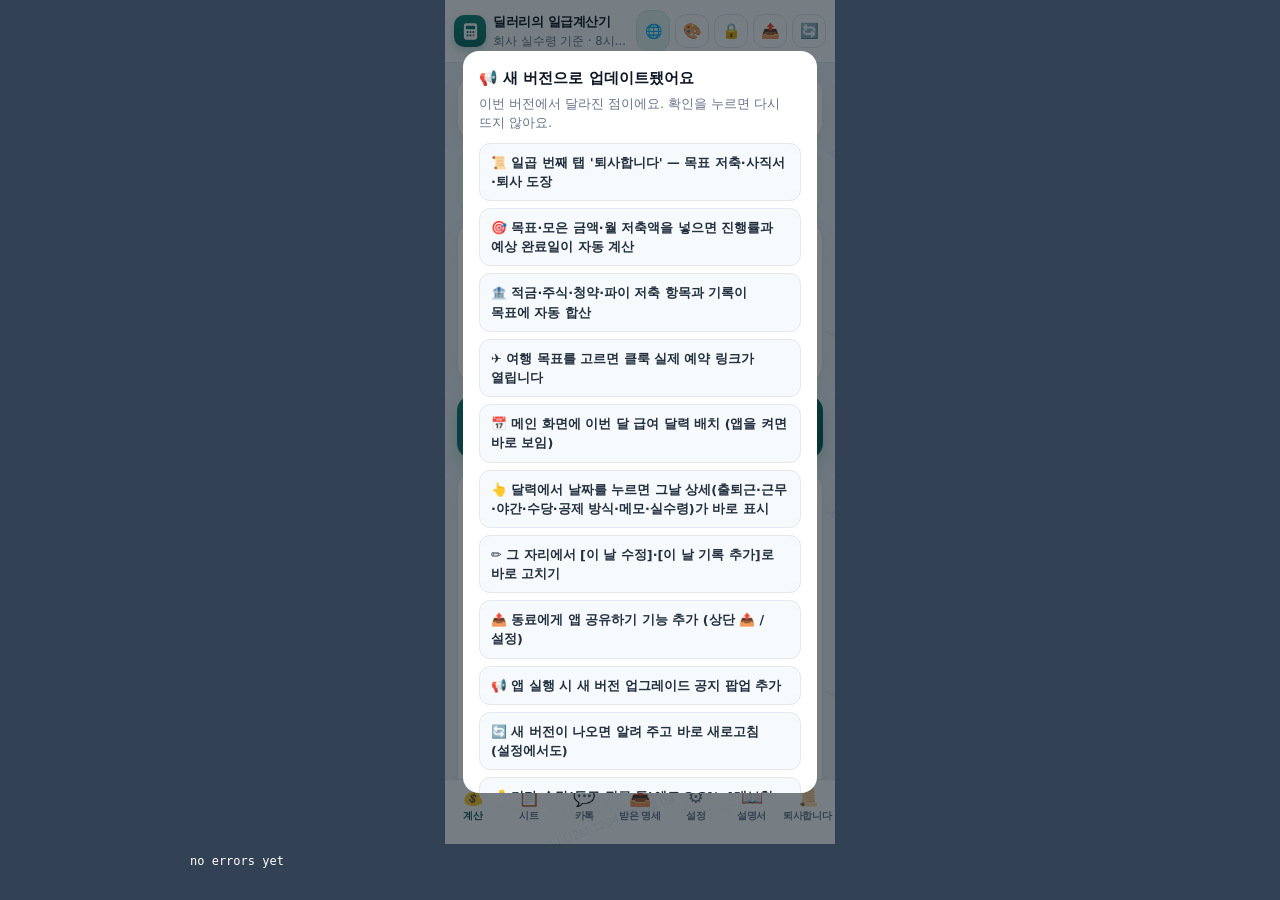
<file: verify-390.html>
<!doctype html>
<html lang="ko">
<head>
<meta charset="utf-8">
<meta name="viewport" content="width=device-width, initial-scale=1">
<title>verify 390x844</title>
<style>
  html,body{margin:0;background:#334155;font-family:system-ui,sans-serif}
  #wrap{position:relative;width:390px;height:844px;margin:0 auto;background:#fff;overflow:hidden}
  iframe{width:390px;height:844px;border:0;display:block}
  #log{color:#fff;font:12px/1.5 monospace;padding:8px;white-space:pre-wrap;max-width:900px;margin:0 auto}
</style>
</head>
<body>
<div id="wrap"><iframe id="f" title="app"></iframe></div>
<pre id="log">loading…</pre>
<script>
(function(){
  var errs = [];
  window.__errs = errs;
  var f = document.getElementById('f');
  var w = f.contentWindow, d = f.contentDocument;
  function rec(kind){ return function(e){
    var m = (e && (e.message || (e.reason && (e.reason.message || e.reason))) || e) + '';
    errs.push(kind + ': ' + m);
    document.getElementById('log').textContent = errs.join('\n');
  }; }
  w.addEventListener('error', rec('error'), true);
  w.addEventListener('unhandledrejection', rec('rejection'));
  var origErr = w.console && w.console.error;
  if(w.console){ w.console.error = function(){ errs.push('console.error: ' + Array.prototype.join.call(arguments, ' ')); document.getElementById('log').textContent = errs.join('\n'); if(origErr) try{ origErr.apply(w.console, arguments); }catch(e){} }; }
  fetch('daily-pay.html').then(function(r){ return r.text(); }).then(function(t){
    d.open(); d.write(t); d.close();
    document.getElementById('log').textContent = errs.length ? errs.join('\n') : 'no errors yet';
  }).catch(function(e){ document.getElementById('log').textContent = 'fetch failed: ' + e; });
})();
</script>
</body>
</html>
</file>
<file: styles.css>
/* 딜러리세상 작업실 — styles.css */
:root{
  --paper:#f7f4ee;
  --card:#ffffff;
  --ink:#22201c;
  --ink-2:#4a453d;
  --muted:#837c70;
  --line:#e7e1d6;
  --brand:#1f6f5c;
  --brand-2:#2c8b73;
  --brand-soft:#e6f2ee;
  --gold:#c8a24a;
  --gold-soft:#fbf3dd;
  --coral:#e0604c;
  --coral-soft:#fdeae6;
  --violet:#6b5cc4;
  --violet-soft:#eeebfa;
  --blue:#2f6ea8;
  --blue-soft:#e8f0f8;
  --shadow:0 10px 26px rgba(40,34,24,.08);
  --shadow-sm:0 3px 10px rgba(40,34,24,.07);
  --radius:18px;
  --nav-h:64px;
  --safe:env(safe-area-inset-bottom,0px);
}
*{box-sizing:border-box}
html{-webkit-text-size-adjust:100%}
body{
  margin:0;
  background:
    radial-gradient(1200px 500px at 50% -220px, #efe7d5 0%, rgba(239,231,213,0) 70%),
    var(--paper);
  color:var(--ink);
  font-family:-apple-system,BlinkMacSystemFont,"Apple SD Gothic Neo","Pretendard","Malgun Gothic","맑은 고딕","Noto Sans KR",sans-serif;
  font-size:15px;
  line-height:1.5;
  -webkit-font-smoothing:antialiased;
  padding-bottom:calc(96px + var(--safe));
}
button,input,select,textarea{font:inherit;color:inherit}
button{cursor:pointer}
h1,h2,h3,p{margin:0}
h1{font-size:17px;letter-spacing:-.3px}
h2{font-size:17px;letter-spacing:-.3px}
h3{font-size:15px}
code{font-family:ui-monospace,SFMono-Regular,Menlo,monospace;font-size:12px;background:#f1ece2;padding:1px 5px;border-radius:5px;word-break:break-all}
.app{max-width:1180px;margin:0 auto;padding:0 14px}

/* ---------- 상단 ---------- */
.appbar{
  position:sticky;top:0;z-index:30;
  padding-top:6px;
  background:var(--paper);
  box-shadow:0 6px 16px rgba(40,34,24,.06);
  border-bottom:1px solid rgba(231,225,214,.9);
}
.topbar{
  display:flex;align-items:center;justify-content:space-between;gap:10px;
  padding:8px 2px 8px;
}
.brand{display:flex;align-items:center;gap:10px;min-width:0}
.logo{
  width:40px;height:40px;flex:0 0 40px;border-radius:13px;
  display:grid;place-items:center;
  background:linear-gradient(145deg,#123f36,#1f6f5c 60%,#2c8b73);
  color:#f7e7b6;font-weight:800;font-size:19px;
  box-shadow:0 4px 12px rgba(31,111,92,.28);
}
.brand-txt{min-width:0}
.brand-txt h1{white-space:nowrap;overflow:hidden;text-overflow:ellipsis}
.brand-txt p{font-size:12px;color:var(--muted);white-space:nowrap}

/* ---------- 버튼 ---------- */
.btn{
  border:1px solid transparent;border-radius:12px;background:#fff;
  padding:10px 14px;font-size:14px;font-weight:700;
  display:inline-flex;align-items:center;gap:6px;
  transition:transform .12s ease,box-shadow .12s ease,background .12s ease;
  min-height:42px;
}
.btn:active{transform:scale(.97)}
.btn.primary{background:var(--brand);color:#fff;box-shadow:0 4px 12px rgba(31,111,92,.25)}
.btn.primary:hover{background:var(--brand-2)}
.btn.ghost{background:#fff;border-color:var(--line);color:var(--ink-2);box-shadow:var(--shadow-sm)}
.btn.ghost:hover{border-color:#d6cec0}
.btn.small{padding:8px 11px;font-size:13px;min-height:38px}
.btn.icon{width:38px;height:38px;min-height:38px;padding:0;justify-content:center;background:#f4efe6;border-color:transparent;font-size:16px}
.btn.copy{background:var(--brand-soft);color:#17594a;border-color:#cfe6de}
.btn.copy.done{background:var(--brand);color:#fff}

/* ---------- 공통 ---------- */
.view[hidden]{display:none}
.panel{
  background:var(--card);border:1px solid var(--line);border-radius:var(--radius);
  padding:16px;margin-top:14px;box-shadow:var(--shadow-sm);
}
.panel-head{display:flex;align-items:center;justify-content:space-between;gap:10px;margin-bottom:12px}
.lead{color:var(--ink-2);font-size:13.5px;margin:-4px 0 12px}
.chip{
  display:inline-flex;align-items:center;gap:4px;
  border-radius:999px;padding:4px 10px;font-size:12px;font-weight:700;
  background:#f1ece2;color:var(--ink-2);white-space:nowrap;
}
.chip.soft{background:var(--brand-soft);color:#17594a}
.chip.gold{background:var(--gold-soft);color:#7a5a12}
.chip.coral{background:var(--coral-soft);color:#a8392a}
.chip.blue{background:var(--blue-soft);color:#215582}
.chip.violet{background:var(--violet-soft);color:#4b3f9b}
.chip.dim{background:#f1ece2;color:#9a9287}
.chip.sci{background:#e6f1ee;color:#1c5c4c}
.arch-hint{margin:9px 0 0;font-size:11.5px;color:var(--muted);line-height:1.5;word-break:keep-all}
.arch-hint b{color:#1c5c4c}
.chip-row{display:flex;gap:8px;flex-wrap:wrap}
.filters{display:flex;gap:8px;flex-wrap:wrap}
.filter{
  border:1px solid var(--line);background:#fff;border-radius:999px;
  padding:8px 13px;font-size:13px;font-weight:700;color:var(--ink-2);min-height:38px;
}
.filter.is-on{background:var(--brand);border-color:var(--brand);color:#fff}
.empty{color:var(--muted);font-size:13.5px;text-align:center;padding:22px 10px;border:1px dashed var(--line);border-radius:14px}

/* ---------- ⓵ AI 사무실 ---------- */
.office-wrap{margin-top:10px}
.office{
  position:relative;border-radius:22px;overflow:hidden;
  border:1px solid #e3d9c6;
  background:linear-gradient(180deg,#eaf4ff 0%,#f6f1e6 46%,#f0e5cf 46%,#efe3ca 100%);
  padding:14px 8px 10px;
  box-shadow:var(--shadow);
}
.office-sky{position:absolute;inset:0 0 auto 0;height:46%;pointer-events:none}
.sun{position:absolute;right:9%;top:14px;width:46px;height:46px;border-radius:50%;
  background:radial-gradient(circle at 35% 35%,#fff3c4,#ffd36b 70%);box-shadow:0 0 30px rgba(255,205,90,.55)}
.cloud{position:absolute;height:18px;border-radius:999px;background:#fff;opacity:.9}
.cloud::before,.cloud::after{content:"";position:absolute;background:#fff;border-radius:50%}
.cloud.c1{left:6%;top:22px;width:62px}
.cloud.c1::before{width:26px;height:26px;left:9px;top:-12px}
.cloud.c1::after{width:18px;height:18px;left:33px;top:-8px}
.cloud.c2{left:52%;top:44px;width:44px;height:14px;opacity:.75}
.cloud.c2::before{width:20px;height:20px;left:8px;top:-9px}
.plant{position:absolute;left:10px;bottom:6px;font-size:24px;opacity:.9}
.clock{position:absolute;right:14px;bottom:8px;font-size:20px;opacity:.85}
.office-floor{
  position:absolute;left:0;right:0;bottom:0;height:54%;
  background:
    repeating-linear-gradient(90deg,rgba(120,95,55,.09) 0 2px,transparent 2px 46px),
    linear-gradient(180deg,#f2e7d0,#e9dcc0);
  border-top:2px solid rgba(120,95,55,.12);
}
.leader{position:relative;z-index:2;display:flex;justify-content:center;margin-bottom:6px}
.staff-grid{position:relative;z-index:2;display:grid;grid-template-columns:repeat(3,1fr);gap:6px 3px}
@media (min-width:620px){
  .staff-grid{grid-template-columns:repeat(3,1fr);gap:12px}
}
@media (min-width:900px){
  .staff-grid{grid-template-columns:repeat(6,1fr);gap:10px}
}
@media (min-width:620px){
  .person{padding:22px 2px 4px;min-height:112px}
  .person .bubble{font-size:11.5px;padding:6px 8px;min-height:36px;line-height:1.35}
  .person .avatar{width:44px;height:44px;font-size:22px}
  .person .name{font-size:11px}
  .person .desk{width:62px;height:11px}
  .person.leader .avatar{width:56px;height:56px;font-size:27px}
  .person.leader .bubble{font-size:12.5px;min-height:44px}
}
.person{
  position:relative;display:flex;flex-direction:column;align-items:center;gap:2px;
  background:none;border:0;padding:18px 1px 2px;border-radius:14px;
  min-height:88px;
}
.person:active{background:rgba(255,255,255,.5)}
.person .bubble{
  position:relative;z-index:3;
  background:#fff;border:1.5px solid #e6dcc8;border-radius:12px;
  padding:4px 5px;font-size:10px;line-height:1.28;color:var(--ink-2);
  max-width:100%;min-height:28px;
  box-shadow:0 3px 8px rgba(90,70,30,.08);
  display:flex;align-items:center;justify-content:center;text-align:center;
  transition:opacity .3s ease;
}
.person .bubble::after{
  content:"";position:absolute;left:50%;bottom:-6px;transform:translateX(-50%) rotate(45deg);
  width:9px;height:9px;background:#fff;border-right:1.5px solid #e6dcc8;border-bottom:1.5px solid #e6dcc8;
}
.person .avatar{
  position:relative;width:34px;height:34px;border-radius:50%;
  display:grid;place-items:center;font-size:18px;
  border:2px solid #fff;box-shadow:0 3px 8px rgba(60,45,20,.18);
  margin-top:2px;
}
.person .name{font-size:10px;font-weight:800;color:#4b4335;background:#fff8e8;border-radius:999px;padding:1px 6px;margin-top:-2px}
.person .desk{
  width:50px;height:9px;border-radius:4px;margin-top:2px;
  background:linear-gradient(180deg,#c99a5f,#a97a45);
  box-shadow:0 3px 0 #8c6234;
}
.person.leader .avatar{width:48px;height:48px;font-size:23px}
.person.leader .bubble{max-width:230px;font-size:12px;min-height:38px}
.person.leader .name{font-size:11.5px;background:var(--gold-soft);color:#7a5a12}
.office-hint{text-align:center;font-size:12px;color:var(--muted);margin-top:8px}

/* 통계 */
.stats{display:grid;grid-template-columns:repeat(3,1fr);gap:8px;margin-top:6px}
.stat{background:#fff;border:1px solid var(--line);border-radius:14px;padding:10px 12px;box-shadow:var(--shadow-sm)}
.stat b{display:block;font-size:21px;line-height:1.1;letter-spacing:-.5px}
.stat span{font-size:11.5px;color:var(--muted)}
.stat.urgent b{color:var(--coral)}
.stat.gold b{color:#9a7418}

/* 작업 보드 */
.add-row{display:grid;grid-template-columns:1fr;gap:8px}
@media (min-width:640px){.add-row{grid-template-columns:1fr 150px 130px auto}}
.add-row input,.add-row select,.add-grid input,.add-grid select,.add-grid textarea,.manual-add input,.manual-add textarea{
  width:100%;border:1.5px solid var(--line);border-radius:12px;background:#fdfbf7;
  padding:11px 12px;font-size:14px;min-height:44px;
}
.add-row input:focus,.add-row select:focus,.add-grid input:focus,.add-grid select:focus,.add-grid textarea:focus,.manual-add input:focus,.manual-add textarea:focus{
  outline:none;border-color:var(--brand-2);background:#fff;box-shadow:0 0 0 3px rgba(44,139,115,.14)
}
.board{display:grid;grid-template-columns:1fr;gap:12px;margin-top:14px}
@media (min-width:860px){.board{grid-template-columns:repeat(3,1fr);align-items:start}}
.col{background:#faf7f1;border:1px solid var(--line);border-radius:16px;padding:10px;min-height:70px}
.col-head{display:flex;align-items:center;justify-content:space-between;padding:2px 4px 8px}
.col-head h3{font-size:13.5px;display:flex;align-items:center;gap:6px}
.col-head .dot{width:9px;height:9px;border-radius:50%;display:inline-block}
.col[data-stage="doing"] .dot{background:#e6a23c}
.col[data-stage="review"] .dot{background:var(--violet)}
.col[data-stage="done"] .dot{background:var(--brand-2)}
.col-head .n{font-size:11.5px;color:var(--muted);font-weight:700}
.col-list{display:flex;flex-direction:column;gap:8px;min-height:44px}
.col-list.drag-over{outline:2px dashed var(--brand-2);outline-offset:2px;border-radius:12px}
.task{
  background:#fff;border:1px solid #e9e2d6;border-radius:12px;padding:9px 10px;
  box-shadow:0 2px 5px rgba(60,48,30,.05);
}
.task-top{display:flex;gap:6px;align-items:flex-start;justify-content:space-between}
.task-title{font-size:13.5px;line-height:1.42;font-weight:600;word-break:keep-all;overflow-wrap:anywhere;flex:1}
.task.done .task-title{text-decoration:line-through;color:#a49c90}
.task-meta{display:flex;align-items:center;gap:6px;margin-top:7px;flex-wrap:wrap}
.owner{font-size:11px;font-weight:700;color:#5b5448;background:#f3eee4;border-radius:999px;padding:2px 8px}
.task-actions{display:flex;gap:4px;margin-top:8px;justify-content:flex-end}
.mini{
  border:1px solid var(--line);background:#fff;border-radius:9px;
  min-width:38px;min-height:34px;padding:0 8px;font-size:14px;color:var(--ink-2);
  display:inline-flex;align-items:center;justify-content:center;
}
.mini:hover{background:#f6f1e7}
.mini.del{color:#b04a3a}
.mini:disabled{opacity:.28;cursor:default}
.board-help{font-size:12px;color:var(--muted);margin-top:12px}
.board-help b{color:var(--ink-2)}

/* ---------- ⓶ 모션 사전 ---------- */
.motion-grid{display:grid;grid-template-columns:1fr;gap:12px;margin-top:14px}
@media (min-width:700px){.motion-grid{grid-template-columns:1fr 1fr}}
@media (min-width:1080px){.motion-grid{grid-template-columns:repeat(3,1fr)}}
.fx-card{
  background:#fff;border:1px solid var(--line);border-radius:16px;padding:10px;
  box-shadow:var(--shadow-sm);display:flex;flex-direction:column;gap:9px;
}
.stage{
  position:relative;aspect-ratio:16/9;border-radius:12px;overflow:hidden;
  background:linear-gradient(160deg,#182130,#243249 60%,#1b2434);
  display:flex;align-items:center;justify-content:center;
  isolation:isolate;
}
.stage::after{content:"다시 보려면 화면을 누르세요";position:absolute;right:8px;bottom:6px;font-size:9.5px;color:rgba(255,255,255,.42);letter-spacing:-.2px}
.stage .demo{position:relative;width:100%;height:100%;display:flex;align-items:center;justify-content:center;overflow:hidden}
.stage .d{font-size:clamp(19px,5vw,26px);font-weight:800;color:#fff;letter-spacing:-.6px;text-align:center;padding:0 12px;text-shadow:0 3px 16px rgba(0,0,0,.35)}
.stage .d.sm{font-size:15px;font-weight:700;opacity:.9}
.stage .d b{color:#ffd76b}
.stage .num{font-variant-numeric:tabular-nums;font-size:34px;color:#fff}
.stage .num small{font-size:14px;font-weight:700;color:#9fe0c9;margin-left:3px}
.fx-head{display:flex;align-items:center;gap:6px;justify-content:space-between}
.fx-name{font-size:14.5px;font-weight:800;display:flex;align-items:center;gap:6px}
.fx-desc{font-size:12.5px;color:var(--ink-2);line-height:1.45;min-height:34px}
.fx-prompt{
  font-size:12px;color:#5d564a;background:#faf7f1;border:1px solid #efe8dc;border-radius:10px;
  padding:8px 9px;line-height:1.5;
  display:-webkit-box;-webkit-line-clamp:3;-webkit-box-orient:vertical;overflow:hidden;
}
.fx-prompt.open{-webkit-line-clamp:unset;display:block}
.fx-actions{display:flex;gap:6px;align-items:center}
.fx-actions .btn{flex:1;justify-content:center}
.fx-actions .btn.replay{flex:0 0 auto;width:42px;padding:0}
.legend{font-size:11px;color:var(--muted)}

/* 모션 데모 장면 */
.scene{position:relative;width:100%;height:100%;display:grid;place-items:center}
.scene .sky{position:absolute;inset:0;background:linear-gradient(180deg,#2b4a7a,#6f89b8 55%,#d9c7a3 55%,#b9a27b)}
.scene .sun2{position:absolute;right:18%;top:18%;width:32px;height:32px;border-radius:50%;background:#ffd76b;box-shadow:0 0 22px #ffd76b}
.scene .hill{position:absolute;left:-10%;right:-10%;bottom:26%;height:26%;background:#3f7a5f;border-radius:50% 50% 0 0}
.scene .tagcard{position:relative;z-index:2;background:#fff;color:#22303f;font-weight:800;font-size:16px;border-radius:10px;padding:8px 14px;box-shadow:0 8px 20px rgba(0,0,0,.28)}
.cap-slam{
  font-size:36px;font-weight:900;color:#fff;letter-spacing:-1px;
  background:#ff5a3c;border:5px solid #fff;border-radius:10px;padding:4px 14px;
  text-shadow:none;filter:drop-shadow(0 4px 5px rgba(0,0,0,.35));
  box-shadow:0 10px 24px rgba(0,0,0,.4);transform:rotate(-3deg);display:inline-block
}
.chars{display:flex;gap:2px;justify-content:center}
.chars span{font-size:30px;font-weight:900;color:#fff;display:inline-block;text-shadow:0 4px 12px rgba(0,0,0,.4)}
.kw{color:#ffd76b;transition:color .25s ease,text-shadow .25s ease}
.lower3{
  position:absolute;left:0;bottom:16%;width:100%;
  background:linear-gradient(90deg,rgba(31,111,92,.95),rgba(31,111,92,.55) 75%,transparent);
  color:#fff;font-weight:800;font-size:15px;padding:7px 14px;letter-spacing:-.3px;
}
.wipe-el{position:absolute;inset:0;background:#123f36;transform-origin:left}
.wipe-txt{position:relative;z-index:2}
.wipe-wrap{position:absolute;inset:0;display:grid;place-items:center}
.trans{position:absolute;inset:0;display:grid;place-items:center}
.trans .p1{position:absolute;inset:0;background:#1f2a3a;display:grid;place-items:center;color:#8fb6ff;font-weight:800;font-size:16px}
.trans .p2{position:absolute;inset:0;background:#1f6f5c;display:grid;place-items:center;color:#fff;font-weight:800;font-size:16px}
.patches{position:absolute;inset:10%;display:grid;grid-template-columns:repeat(4,1fr);grid-template-rows:repeat(3,1fr);gap:5px}
.patches i{background:#c8a24a;border-radius:5px;opacity:0;display:block}
.patches i:nth-child(2n){background:#2c8b73}
.patches i:nth-child(3n){background:#e0604c}

/* 재생 클래스 — 등장 */
.stage.play .a-fade{animation:aFade .9s ease both}
.stage.play .a-up{animation:aUp .8s cubic-bezier(.2,.9,.25,1.2) both}
.stage.play .a-pop{animation:aPop .7s cubic-bezier(.2,1.4,.3,1) both}
.stage.play .a-flip{animation:aFlip .9s cubic-bezier(.3,.9,.3,1.1) both}
.stage.play .a-blur{animation:aBlur 1s ease both}
.stage.play .a-wipe{animation:aWipe .9s cubic-bezier(.6,.05,.3,1) both}
/* 퇴장 */
.stage.play .x-fade{animation:xFade 1.8s ease both}
.stage.play .x-down{animation:xDown 1.8s cubic-bezier(.5,0,.8,.4) both}
.stage.play .x-shrink{animation:xShrink 1.8s ease-in both}
.stage.play .x-spin{animation:xSpin 1.6s ease-in both}
/* 강조 */
.stage.play .e-pulse{animation:ePulse 1.4s ease-in-out infinite}
.stage.play .e-shake{animation:eShake .55s ease-in-out 3}
.stage.play .e-bounce{animation:eBounce 1.1s ease-in-out infinite}
.stage.play .e-mark{-webkit-animation:none;animation:none}
.stage.play .e-mark .mark{animation:eMark 1.3s ease .15s both}
.stage.play .e-kw .kw{animation:eKw 1.6s ease .35s both}
/* 자막 */
.stage.play .c-slam{animation:cSlam .55s cubic-bezier(.2,1.5,.35,1) both}
.stage.play .c-slam-wrap{animation:cSlamWrap .55s ease both}
.stage.play .chars span{animation:cChar .5s cubic-bezier(.2,1.5,.4,1) both}
.stage.play .chars span:nth-child(2){animation-delay:.07s}
.stage.play .chars span:nth-child(3){animation-delay:.14s}
.stage.play .chars span:nth-child(4){animation-delay:.21s}
.stage.play .chars span:nth-child(5){animation-delay:.28s}
.stage.play .chars span:nth-child(6){animation-delay:.35s}
.stage.play .l3{animation:l3In .7s cubic-bezier(.2,.9,.2,1) both}
/* 카메라 */
.stage.play .cam-in{animation:camIn 2.4s ease-out both}
.stage.play .cam-out{animation:camOut 2.4s ease-out both}
.stage.play .cam-hand{animation:camHand 1.8s ease-in-out both}
.stage.play .cam-tilt{animation:camTilt 2.2s ease-in-out both}
/* 전환 */
.stage.play .tr-p1{animation:trP1 1.6s ease both}
.stage.play .tr-p2{animation:trP2 1.8s ease both}
.stage.play .patches i{animation:patchIn .45s ease both}
.stage.play .patches i:nth-child(1){animation-delay:.05s}
.stage.play .patches i:nth-child(2){animation-delay:.12s}
.stage.play .patches i:nth-child(3){animation-delay:.19s}
.stage.play .patches i:nth-child(4){animation-delay:.26s}
.stage.play .patches i:nth-child(5){animation-delay:.33s}
.stage.play .patches i:nth-child(6){animation-delay:.4s}
.stage.play .patches i:nth-child(7){animation-delay:.47s}
.stage.play .patches i:nth-child(8){animation-delay:.54s}
.stage.play .patches i:nth-child(9){animation-delay:.61s}
.stage.play .patches i:nth-child(10){animation-delay:.68s}
.stage.play .patches i:nth-child(11){animation-delay:.75s}
.stage.play .patches i:nth-child(12){animation-delay:.82s}

@keyframes aFade{from{opacity:0}to{opacity:1}}
@keyframes aUp{from{opacity:0;transform:translateY(26px)}to{opacity:1;transform:none}}
@keyframes aPop{0%{opacity:0;transform:scale(.45)}70%{opacity:1;transform:scale(1.08)}100%{transform:scale(1)}}
@keyframes aFlip{0%{opacity:0;transform:perspective(600px) rotateX(85deg);transform-origin:bottom}100%{opacity:1;transform:perspective(600px) rotateX(0)}}
@keyframes aBlur{0%{opacity:0;filter:blur(14px)}100%{opacity:1;filter:blur(0)}}
@keyframes aWipe{0%{clip-path:inset(0 100% 0 0)}100%{clip-path:inset(0 0 0 0)}}
@keyframes xFade{0%{opacity:1}60%{opacity:1}100%{opacity:0}}
@keyframes xDown{0%{opacity:1;transform:none}60%{opacity:1;transform:none}100%{opacity:0;transform:translateY(34px)}}
@keyframes xShrink{0%{opacity:1;transform:none}60%{opacity:1;transform:none}100%{opacity:0;transform:scale(.3)}}
@keyframes xSpin{0%{opacity:1;transform:none}50%{opacity:1;transform:rotate(0)}100%{opacity:0;transform:rotate(70deg) scale(.2)}}
@keyframes ePulse{0%,100%{transform:scale(1);opacity:1}50%{transform:scale(1.09);opacity:.92}}
@keyframes eShake{0%,100%{transform:translateX(0)}20%{transform:translateX(-7px)}40%{transform:translateX(6px)}60%{transform:translateX(-4px)}80%{transform:translateX(3px)}}
@keyframes eBounce{0%,100%{transform:translateY(0)}30%{transform:translateY(-14px)}55%{transform:translateY(0)}70%{transform:translateY(-5px)}}
@keyframes eMark{0%{background-size:0 45%}100%{background-size:100% 45%}}
@keyframes eKw{0%{color:#fff;text-shadow:none}50%{color:#ffd76b;text-shadow:0 0 18px rgba(255,215,107,.8)}100%{color:#ffd76b}}
@keyframes cSlam{0%{opacity:0;transform:scale(2.6) rotate(6deg)}55%{opacity:1;transform:scale(.94) rotate(-4deg)}100%{transform:scale(1) rotate(-3deg)}}
@keyframes cSlamWrap{0%{filter:brightness(2)}100%{filter:none}}
@keyframes cChar{0%{opacity:0;transform:translateY(16px) scale(.6)}100%{opacity:1;transform:none}}
@keyframes l3In{0%{transform:translateX(-102%)}100%{transform:translateX(0)}}
@keyframes camIn{0%{transform:scale(1)}100%{transform:scale(1.35)}}
@keyframes camOut{0%{transform:scale(1.4)}100%{transform:scale(1)}}
@keyframes camHand{0%{transform:translate(0,0) rotate(0)}25%{transform:translate(-3px,2px) rotate(-.6deg)}50%{transform:translate(3px,-2px) rotate(.5deg)}75%{transform:translate(-2px,-1px) rotate(-.3deg)}100%{transform:translate(0,0) rotate(0)}}
@keyframes camTilt{0%{transform:rotate(-7deg) scale(1.1)}100%{transform:rotate(5deg) scale(1.18)}}
@keyframes trP1{0%{clip-path:inset(0 0 0 0)}60%{clip-path:inset(0 0 0 0)}100%{clip-path:inset(0 0 0 100%)}}
@keyframes trP2{0%{clip-path:inset(0 100% 0 0)}45%{clip-path:inset(0 100% 0 0)}100%{clip-path:inset(0 0 0 0)}}
@keyframes patchIn{from{opacity:0;transform:scale(.6)}to{opacity:1;transform:scale(1)}}

/* 조합 예시 */
.combo{background:#faf7f1;border:1px solid var(--line);border-radius:16px;padding:12px;margin-top:12px}
.combo-head{display:flex;align-items:center;justify-content:space-between;gap:8px;flex-wrap:wrap}
.combo-title{font-size:14.5px;font-weight:800}
.combo-timeline{display:flex;flex-wrap:wrap;gap:6px;margin-top:8px}
.tl{font-size:11.5px;background:#fff;border:1px solid var(--line);border-radius:999px;padding:4px 9px;color:var(--ink-2);font-weight:600}
.tl b{color:var(--brand);font-variant-numeric:tabular-nums}
.combo-stage{margin-top:10px}
.combo-stage .stage{aspect-ratio:16/7}
.combo-actions{display:flex;gap:8px;margin-top:9px;flex-wrap:wrap}

/* ESF list */
.esf-list{display:grid;grid-template-columns:1fr;gap:6px}
@media (min-width:700px){.esf-list{grid-template-columns:1fr 1fr}}
.esf{display:flex;gap:9px;align-items:flex-start;background:#faf7f1;border:1px solid #efe8dc;border-radius:12px;padding:9px 10px}
.esf .no{flex:0 0 26px;height:26px;border-radius:8px;background:#fff;border:1px solid var(--line);display:grid;place-items:center;font-size:11.5px;font-weight:800;color:#8a7a52}
.esf b{font-size:13px;display:block;line-height:1.35}
.esf span{font-size:11.5px;color:var(--muted)}

/* ---------- ⓷ 공모전·체험단 ---------- */
.contest-list{display:grid;grid-template-columns:1fr;gap:12px;margin-top:14px}
@media (min-width:820px){.contest-list{grid-template-columns:1fr 1fr}}
.contest{
  background:#fff;border:1px solid var(--line);border-radius:16px;padding:13px;
  box-shadow:var(--shadow-sm);display:flex;flex-direction:column;gap:8px;position:relative;
}
.contest.past{opacity:.62}
.contest-top{display:flex;gap:8px;align-items:flex-start;justify-content:space-between}
.contest-title{font-size:15px;font-weight:800;line-height:1.4;word-break:keep-all}
.contest-sub{font-size:12px;color:var(--muted);margin-top:2px}
.dday{
  flex:0 0 auto;border-radius:12px;padding:5px 9px;font-size:12.5px;font-weight:800;
  background:#f1ece2;color:#6a6256;text-align:center;min-width:58px;
}
.dday.hot{background:var(--coral-soft);color:#b03c2b}
.dday.soon{background:var(--gold-soft);color:#8a6414}
.dday.done{background:#eee9df;color:#9b9284}
.contest-meta{display:flex;flex-wrap:wrap;gap:5px}
.contest-reward{font-size:13px;color:#17594a;background:var(--brand-soft);border-radius:10px;padding:6px 9px;font-weight:600}
.contest-memo{width:100%;border:1.5px solid var(--line);border-radius:10px;background:#fdfbf7;padding:8px 9px;font-size:12.5px;line-height:1.5;resize:vertical;min-height:52px;color:var(--ink-2)}
.contest-memo:focus{outline:none;border-color:var(--brand-2);background:#fff}
.contest-foot{display:flex;align-items:center;gap:6px;flex-wrap:wrap;justify-content:space-between}
.status-select{border:1.5px solid var(--line);border-radius:10px;background:#fff;padding:7px 9px;font-size:12.5px;font-weight:700;min-height:36px}
.c-link{font-size:12px;color:var(--blue);font-weight:700;text-decoration:none;padding:7px 2px}
.c-del{border:0;background:none;color:#b04a3a;font-size:12px;font-weight:700;padding:8px 4px}
.contest-foot .right{display:flex;gap:6px;align-items:center}

/* 추가 폼 */
.add-grid{display:grid;grid-template-columns:1fr;gap:10px}
@media (min-width:700px){.add-grid{grid-template-columns:1fr 1fr}}
.add-grid label{display:flex;flex-direction:column;gap:5px;font-size:12.5px;font-weight:700;color:var(--ink-2)}
.add-grid .wide{grid-column:1 / -1}
.add-grid textarea{resize:vertical}

/* ---------- 탭 (상단 고정) ---------- */
.tabbar{
  position:static;z-index:29;
  display:flex;gap:4px;padding:5px;
  background:#fff;
  border:1px solid var(--line);border-radius:16px;
  box-shadow:var(--shadow-sm);
  max-width:560px;margin:0 auto 4px;
}
.tab{
  flex:1;border:0;background:transparent;border-radius:12px;
  display:flex;flex-direction:row;align-items:center;justify-content:center;gap:5px;
  padding:8px 3px;min-height:44px;color:#8b8377;font-weight:700;
}
.tab .tab-ico{font-size:17px;line-height:1}
.tab .tab-label{font-size:12.5px;letter-spacing:-.3px;white-space:nowrap}
@media (max-width:400px){
  .tab{gap:3px;padding:8px 1px}
  .tab .tab-ico{font-size:15px}
  .tab .tab-label{font-size:11.5px}
}
.tab.is-active{background:var(--brand-soft);color:#13513f}
@media (min-width:640px){
  .tab{min-height:46px}
  .tab .tab-label{font-size:13px}
}

/* ---------- 서랍 ---------- */
.sheet[hidden]{display:none}
.sheet{position:fixed;inset:0;z-index:60;display:flex;align-items:flex-end;justify-content:center}
.sheet-backdrop{position:absolute;inset:0;background:rgba(24,20,14,.42);backdrop-filter:blur(2px);animation:fadeInFast .2s ease}
.sheet-panel{
  position:relative;width:100%;max-width:600px;max-height:88vh;overflow:auto;
  background:var(--paper);border-radius:22px 22px 0 0;
  padding:16px 16px calc(84px + var(--safe));
  box-shadow:0 -12px 40px rgba(0,0,0,.22);animation:sheetUp .26s cubic-bezier(.2,.9,.3,1)
}
@media (min-width:640px){
  .sheet{align-items:center;padding:20px}
  .sheet-panel{border-radius:22px;max-height:86vh}
}
.sheet-head{display:flex;align-items:center;justify-content:space-between;gap:10px;margin-bottom:12px}
.sheet-body{display:flex;flex-direction:column;gap:9px}
@keyframes sheetUp{from{transform:translateY(30px);opacity:.6}to{transform:none;opacity:1}}
@keyframes fadeInFast{from{opacity:0}to{opacity:1}}

/* 매뉴얼 */
.m-item{background:#fff;border:1px solid var(--line);border-radius:14px;padding:11px 12px}
.m-head{display:flex;align-items:flex-start;gap:8px;justify-content:space-between}
.m-head b{font-size:13.5px;line-height:1.4}
.m-text{font-size:12.5px;color:var(--ink-2);line-height:1.55;margin-top:5px;white-space:pre-wrap;word-break:keep-all}
.m-text .acct{font-family:ui-monospace,SFMono-Regular,Menlo,monospace;font-size:13px;font-weight:700;background:#fff8e4;border-radius:6px;padding:1px 5px;user-select:all}
.m-tools{display:flex;gap:4px;flex:0 0 auto}
.m-edit{display:flex;flex-direction:column;gap:6px;margin-top:8px}
.m-edit input,.m-edit textarea{width:100%;border:1.5px solid var(--line);border-radius:10px;padding:8px 9px;font-size:13px;background:#fdfbf7}
.m-edit .row{display:flex;gap:6px}
.manual-add{display:flex;flex-direction:column;gap:8px;margin-top:14px;padding-top:14px;border-top:1px solid var(--line)}
.manual-add-row{display:flex;gap:8px;flex-wrap:wrap}
.manual-add-row .btn{flex:1;justify-content:center}

/* 직원 상세 */
.staff-hero{display:flex;gap:12px;align-items:center}
.staff-hero .avatar{width:56px;height:56px;border-radius:50%;display:grid;place-items:center;font-size:28px;border:2px solid #fff;box-shadow:var(--shadow-sm)}
.staff-hero h3{font-size:17px}
.staff-hero p{font-size:12.5px;color:var(--muted)}
.staff-task{background:#fff;border:1px solid var(--line);border-radius:12px;padding:10px 11px;font-size:13px;display:flex;gap:8px;align-items:flex-start}
.staff-task .dot{width:8px;height:8px;border-radius:50%;margin-top:6px;flex:0 0 8px}
.staff-actions{display:flex;gap:8px;flex-wrap:wrap;margin-top:4px}
.staff-actions .btn{flex:1;justify-content:center}

/* 토스트 */
.toast{
  position:fixed;z-index:80;left:50%;transform:translateX(-50%);
  bottom:calc(104px + var(--safe));
  background:#23201c;color:#fff;border-radius:999px;
  padding:11px 18px;font-size:13px;font-weight:600;
  box-shadow:0 10px 26px rgba(0,0,0,.26);max-width:calc(100% - 32px);text-align:center;
  animation:toastIn .22s ease;
}
.toast[hidden]{display:none}
.toast .undo{border:0;background:none;color:#ffd76b;font-weight:800;margin-left:10px;font-size:13px;padding:2px}
@keyframes toastIn{from{opacity:0;transform:translate(-50%,8px)}to{opacity:1;transform:translate(-50%,0)}}

/* ---------- 추가 데모 조각 ---------- */
.stage .d.mono{font-family:ui-monospace,SFMono-Regular,Menlo,monospace;font-size:17px;font-weight:700;letter-spacing:0}
.stage .mark{background-image:linear-gradient(transparent 52%,#ffd76b 52%);background-repeat:no-repeat;background-size:0 45%;padding:0 3px;border-radius:2px}
.stage .num{display:flex;align-items:baseline;justify-content:center;gap:2px}

/* 조합 예시 무대 */
.cb{position:relative;width:100%;height:100%}
.cb-scene{position:absolute;inset:0;display:grid;place-items:center;background:linear-gradient(180deg,#1b2b46,#33507a 62%,#6f8fb8);transition:transform 2.6s ease-out}
.cb.on .cb-scene{transform:scale(1.32)}
.cb-sun{position:absolute;right:15%;top:14%;width:30px;height:30px;border-radius:50%;background:#ffd76b;box-shadow:0 0 22px rgba(255,215,107,.9)}
.cb-card{position:relative;color:#fff;font-weight:800;font-size:clamp(15px,4vw,18px);letter-spacing:-.4px;text-shadow:0 3px 12px rgba(0,0,0,.4)}
.cb-cap{position:absolute;left:50%;top:33%;transform:translate(-50%,-50%) scale(2.6);opacity:0;font-size:clamp(26px,8vw,34px);font-weight:900;color:#fff;background:#ff5a3c;border:4px solid #fff;border-radius:9px;padding:2px 12px;text-shadow:none;filter:drop-shadow(0 3px 4px rgba(0,0,0,.35));transition:transform .5s cubic-bezier(.2,1.5,.35,1),opacity .18s}
.cb.on .cb-cap{opacity:1;transform:translate(-50%,-50%) scale(1) rotate(-3deg)}
.cb-line{position:absolute;left:0;right:0;bottom:12%;text-align:center;font-size:15px;font-weight:800;color:#fff}
.cb-line .mk{background-image:linear-gradient(transparent 52%,#ffd76b 52%);background-repeat:no-repeat;background-size:0 45%;padding:0 4px;transition:background-size .7s ease}
.cb.on2 .cb-line .mk{background-size:100% 45%}
.cb-wipe{position:absolute;inset:0;display:grid;place-items:center;padding-bottom:22%;font-size:clamp(17px,5vw,21px);font-weight:800;color:#fff;background:linear-gradient(135deg,#123f36,#1f6f5c);clip-path:inset(0 100% 0 0);transition:clip-path .85s cubic-bezier(.6,.05,.3,1),transform .5s ease}
.cb.on .cb-wipe{clip-path:inset(0 0 0 0)}
.cb.on2 .cb-wipe{transform:translateY(-6px)}
.cb-num{position:absolute;left:50%;top:66%;transform:translate(-50%,-50%);font-size:clamp(24px,6.5vw,30px);font-weight:800;color:#ffd76b;opacity:0;transition:opacity .3s;font-variant-numeric:tabular-nums}
.cb.on2 .cb-num{opacity:1}
.cb-cover{position:absolute;inset:0;background:#151a24;opacity:0;transition:opacity .8s ease;pointer-events:none}
.cb.on3 .cb-cover{opacity:1}

/* ---------- 바로가기 바 ---------- */
.quickbar-panel{margin-top:10px}
.quickbar{display:grid;grid-template-columns:repeat(4,1fr);gap:6px}
.q{
  display:flex;flex-direction:column;align-items:center;justify-content:center;gap:3px;
  min-height:60px;padding:7px 3px;text-align:center;
  background:#fff;border:1px solid var(--line);border-radius:12px;
  box-shadow:var(--shadow-sm);text-decoration:none;color:var(--ink);
  font-size:11px;font-weight:800;letter-spacing:-.3px;line-height:1.25;word-break:keep-all;
  transition:transform .12s ease,background .12s ease, border-color .12s ease;
}
.q span{font-size:17px;line-height:1}
.q:hover{background:#fdfbf7;border-color:#d9d0bf}
.q:active{transform:scale(.97)}
/* 🤖 노션 AI 사단 본부 — 바로가기 맨 위 한 줄 전체를 쓰는 강조 버튼 */
.q.feature{
  grid-column:1 / -1;flex-direction:row;justify-content:center;gap:8px;min-height:54px;
  font-size:14px;background:linear-gradient(150deg,#1f6f5c,#154a3e);color:#fff;
  border-color:#154a3e;box-shadow:0 6px 16px rgba(21,74,62,.22)}
.q.feature span{font-size:20px}
.q.feature:hover{background:linear-gradient(150deg,#23816b,#17594a);border-color:#17594a}
.quick-hint{font-size:11px;color:var(--muted);margin-top:7px}
/* 💰 급여 앱 — 입금대장(관리자)·일급계산기(직원) */
.pay-cards{display:grid;gap:8px}
.pay-card{
  display:flex;align-items:center;gap:11px;min-height:58px;padding:11px 13px;
  background:#fff;border:1px solid var(--line);border-radius:14px;
  box-shadow:var(--shadow-sm);text-decoration:none;color:var(--ink);
  transition:transform .12s ease,background .12s ease,border-color .12s ease;
}
.pay-card:hover{background:#fdfbf7;border-color:#d9d0bf}
.pay-card:active{transform:scale(.99)}
.pay-ico{
  flex:0 0 38px;width:38px;height:38px;border-radius:12px;display:grid;place-items:center;
  font-size:19px;line-height:1;background:var(--brand-soft);
}
.pay-card.admin .pay-ico{background:var(--gold-soft)}
.pay-txt{flex:1;min-width:0;display:block}
.pay-txt b{display:block;font-size:14px;font-weight:800;letter-spacing:-.3px;word-break:keep-all}
.pay-txt small{display:block;margin-top:2px;font-size:11.5px;color:var(--muted);line-height:1.45;word-break:keep-all}
.pay-tag{
  display:inline-block;margin-left:2px;padding:1px 6px;border-radius:999px;
  background:#f1ece2;color:var(--ink-2);font-size:10.5px;font-weight:800;vertical-align:1px;
}
.pay-card.admin .pay-tag{background:var(--gold-soft);color:#7a5a12}
.pay-go{flex:0 0 auto;font-size:12px;font-weight:800;color:#17594a;white-space:nowrap}
@media (min-width:760px){
  .pay-cards{grid-template-columns:1fr 1fr}
}
@media (max-width:420px){
  .pay-go{display:none}
  .pay-ico{flex-basis:34px;width:34px;height:34px;font-size:17px}
}
@media (max-width:360px){ .q{font-size:10.5px;min-height:58px} .q span{font-size:16px} }
@media (min-width:760px){
  .quickbar{display:flex;flex-wrap:wrap}
  .q{flex:0 0 auto;flex-direction:row;gap:6px;min-height:44px;padding:9px 13px;font-size:12.5px;white-space:nowrap;text-align:left}
  .q span{font-size:15px}
  .q.feature{flex:1 1 100%;justify-content:flex-start;padding-left:16px;font-size:14px}
}

/* ---------- 동기화 배지 ---------- */
.syncbar{
  display:flex;align-items:center;gap:6px;flex-wrap:wrap;
  padding:0 2px 7px;font-size:11.5px;color:var(--muted);
}
.syncbar b{font-size:12px;color:#17594a;font-variant-numeric:tabular-nums}
.syncbar .sync-label{font-weight:700;color:var(--ink-2)}
.syncbar .sync-meta{margin-left:auto;background:#f1ece2;border-radius:999px;padding:2px 9px;font-size:11px;font-weight:700;color:#6a6256;white-space:nowrap}
.live-dot{width:7px;height:7px;border-radius:50%;background:#2c8b73;box-shadow:0 0 0 3px rgba(44,139,115,.16);flex:0 0 7px}
@media (max-width:420px){ .syncbar{font-size:11px} .syncbar .sync-meta{margin-left:0} }

/* ---------- 축(현황) ---------- */
.axes{display:grid;grid-template-columns:1fr;gap:10px}
@media (min-width:720px){ .axes{grid-template-columns:1fr 1fr} }
@media (min-width:1080px){ .axes{grid-template-columns:repeat(3,1fr)} }
.axis{
  background:#faf7f1;border:1px solid #efe8dc;border-radius:15px;padding:11px 12px;
  display:flex;flex-direction:column;gap:7px;
}
.axis-head{display:flex;align-items:flex-start;gap:9px}
.axis-ico{flex:0 0 34px;width:34px;height:34px;border-radius:11px;background:#fff;border:1px solid var(--line);display:grid;place-items:center;font-size:18px}
.axis-txt{min-width:0}
.axis-txt b{display:block;font-size:13.5px;line-height:1.35;letter-spacing:-.2px}
.axis-txt span{display:block;font-size:11.5px;color:var(--muted);margin-top:1px}
.axis .chip{align-self:flex-start}
.axis-detail{font-size:12px;color:var(--ink-2);line-height:1.5;word-break:keep-all}
.axis-tools{display:flex;gap:6px;flex-wrap:wrap;margin-top:auto}
.mini.go{text-decoration:none;color:#17594a;background:var(--brand-soft);border-color:#cfe6de;font-size:11.5px;font-weight:700;padding:0 10px}

/* ---------- 루틴 ---------- */
.routines{display:flex;flex-direction:column;gap:6px}
.routine{
  display:grid;grid-template-columns:auto minmax(0,1fr) auto;gap:8px;align-items:center;
  background:#faf7f1;border:1px solid #efe8dc;border-radius:12px;padding:9px 10px;
}
.r-time{font-size:12px;font-weight:800;color:var(--brand);font-variant-numeric:tabular-nums;white-space:nowrap}
.r-main{min-width:0}
.r-main b{display:block;font-size:12.5px;line-height:1.35}
.r-main span{display:block;font-size:11px;color:var(--muted);line-height:1.4}
.r-days{font-size:11px;font-weight:700;color:#6a6256;background:#fff;border:1px solid var(--line);border-radius:999px;padding:3px 8px;white-space:nowrap}
.r-off{margin:8px 0 0;font-size:11px;line-height:1.5;color:#8b8172}
@media (max-width:400px){
  .routine{gap:6px;padding:9px 8px}
  .r-time{font-size:11px}
  .r-main b{font-size:12px}
  .r-main span{font-size:10.5px}
  .r-days{font-size:10px;padding:2px 6px}
}

/* ---------- 📅 주간 일정표 ---------- */
.wk-head{display:flex;align-items:center;justify-content:space-between;gap:8px;margin:16px 0 8px}
.wk-head h3{font-size:14px;letter-spacing:-.2px;color:var(--ink)}
.wdailies{display:flex;flex-direction:column;gap:5px}
.wdaily{
  display:grid;grid-template-columns:minmax(62px,auto) minmax(0,1fr);gap:9px;align-items:center;
  background:#faf7f1;border:1px solid #efe8dc;border-radius:11px;padding:8px 10px;
}
.wtime{font-size:11.5px;font-weight:800;color:var(--brand);font-variant-numeric:tabular-nums;white-space:nowrap;letter-spacing:-.3px}
.wdaily-main{min-width:0}
.wdaily-main b{display:block;font-size:12.5px;line-height:1.35;letter-spacing:-.2px;word-break:keep-all}
.wdaily-main span{display:block;font-size:11px;color:var(--muted);line-height:1.4;word-break:keep-all}
#weeklyChips{margin-bottom:9px}
#weeklyChips .filter{min-height:36px;padding:6px 11px;font-size:12.5px}
#weeklyChips .filter.is-today{border-color:#bcded2;background:var(--brand-soft);color:#17594a}
#weeklyChips .filter.is-on.is-today{background:var(--brand);color:#fff;border-color:var(--brand)}
.wdays{display:grid;grid-template-columns:1fr;gap:8px}
@media (min-width:700px){ .wdays{grid-template-columns:1fr 1fr} }
@media (min-width:1040px){ .wdays{grid-template-columns:repeat(3,1fr)} }
.wday{background:#fff;border:1px solid var(--line);border-radius:13px;padding:10px 11px;box-shadow:var(--shadow-sm)}
.wday.is-today{border-color:#bcded2;background:#f5fbf8;box-shadow:0 0 0 2px rgba(44,139,115,.12)}
.wday-head{display:flex;align-items:center;gap:6px;margin-bottom:7px;padding-bottom:6px;border-bottom:1px dashed var(--line)}
.wday-head b{font-size:13.5px;letter-spacing:-.2px}
.wday-head .twoday{font-size:10.5px;font-weight:800;color:#17594a;background:var(--brand-soft);border-radius:999px;padding:2px 7px}
.wday-head .wday-n{margin-left:auto;font-size:11px;font-weight:700;color:var(--muted)}
.wday-list{list-style:none;margin:0;padding:0;display:flex;flex-direction:column;gap:7px}
.wday-list li{display:grid;grid-template-columns:minmax(42px,auto) minmax(0,1fr);gap:8px;align-items:start}
.wday-list b{display:block;font-size:12.5px;line-height:1.35;letter-spacing:-.2px;word-break:keep-all}
.wd-note{display:block;font-size:10.5px;color:var(--muted);line-height:1.4;word-break:keep-all}
.wday-empty{font-size:11.5px;color:var(--muted)}
.wdates{display:flex;flex-direction:column;gap:5px}
.wdate{
  display:grid;grid-template-columns:auto minmax(0,1fr) auto;gap:9px;align-items:center;
  background:#fff;border:1px solid var(--line);border-radius:11px;padding:8px 10px;
}
.wdate.is-past{opacity:.48}
.wd-date{font-size:11.5px;font-weight:800;color:var(--ink-2);font-variant-numeric:tabular-nums;white-space:nowrap}
.wd-date em{font-style:normal;font-weight:700;color:var(--muted);margin-left:2px}
.wdate .wd-main{min-width:0}
.wdate .wd-main b{display:block;font-size:12.5px;line-height:1.35;letter-spacing:-.2px;word-break:keep-all}
.wdate .wd-main span{display:block;font-size:10.5px;color:var(--muted);line-height:1.4;word-break:keep-all}
.wdate .dday{flex:0 0 auto}
@media (max-width:360px){
  .wtime{font-size:10.5px}
  .wdaily{grid-template-columns:minmax(56px,auto) minmax(0,1fr);padding:8px}
  .wd-date{font-size:10.5px}
}

/* ---------- 보관실 ---------- */
.search-row{display:flex;gap:7px;margin-top:2px}
.search-row input{
  flex:1;min-width:0;border:1.5px solid var(--line);border-radius:12px;background:#fdfbf7;
  padding:11px 12px;font-size:14px;min-height:44px;
}
.search-row input:focus{outline:none;border-color:var(--brand-2);background:#fff;box-shadow:0 0 0 3px rgba(44,139,115,.14)}
#archCats{margin-top:9px}
.arch-list{display:grid;grid-template-columns:1fr;gap:10px;margin-top:14px}
@media (min-width:760px){ .arch-list{grid-template-columns:1fr 1fr;align-items:start} }
@media (min-width:1120px){ .arch-list{grid-template-columns:repeat(3,1fr)} }
.arch-day{
  grid-column:1 / -1;display:flex;align-items:center;gap:8px;
  margin:6px 0 -2px;padding-bottom:6px;border-bottom:1px dashed var(--line);
}
.arch-day b{font-size:13px;color:var(--ink-2);letter-spacing:-.2px}
.arch-day span{font-size:11.5px;color:var(--muted);font-weight:700}
.arch{
  background:#fff;border:1px solid var(--line);border-radius:15px;padding:12px;
  box-shadow:var(--shadow-sm);display:flex;flex-direction:column;gap:7px;
}
.arch-top{display:flex;align-items:center;justify-content:space-between;gap:6px}
.arch-title{font-size:14px;font-weight:800;line-height:1.42;word-break:keep-all;overflow-wrap:anywhere}
.arch-note{font-size:12.5px;color:var(--ink-2);line-height:1.5;word-break:keep-all}
.arch-link{font-size:11px;color:var(--blue);overflow-wrap:anywhere;line-height:1.4}
.arch-path{margin:0}
.arch-path code{display:block;background:#f6f1e7;border-radius:8px;padding:5px 7px;color:#6a6256}
.arch-tools{display:flex;gap:6px;flex-wrap:wrap;margin-top:auto;padding-top:2px}
.arch-tools .btn{flex:1 1 110px;justify-content:center;min-height:38px;font-size:12.5px;padding:8px 10px}
.btn.open{background:#fff;border-color:#cfe6de;color:#17594a;text-decoration:none}
.btn.open:hover{background:var(--brand-soft)}
.mini.tobox{color:#8a6a12;background:#fbf3dd;border-color:#efe0b6;font-size:12px}
.mini.tobox:hover{background:var(--gold-soft)}

/* 접근성 */
:focus-visible{outline:3px solid rgba(44,139,115,.5);outline-offset:2px}
@media (prefers-reduced-motion:reduce){
  .btn,.task,.sheet-panel,.tabbar{transition:none}
}
</file>
